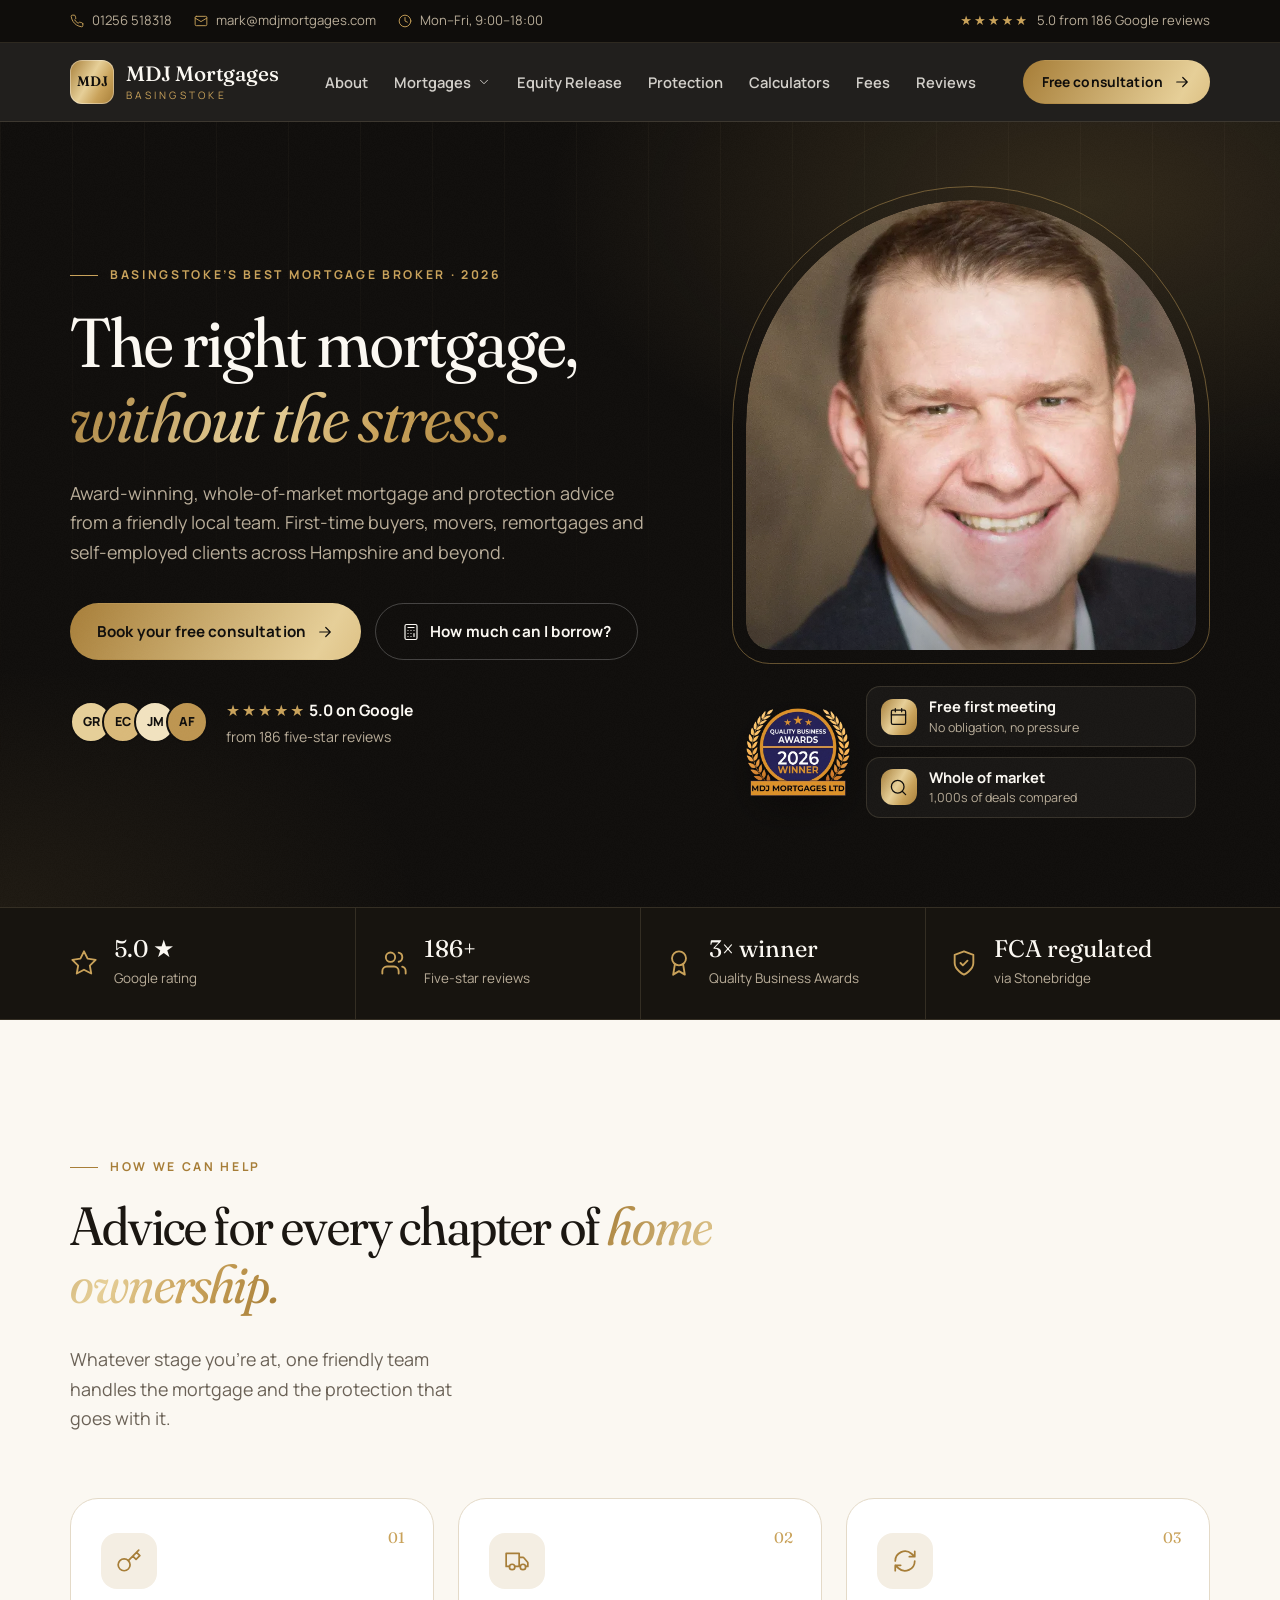
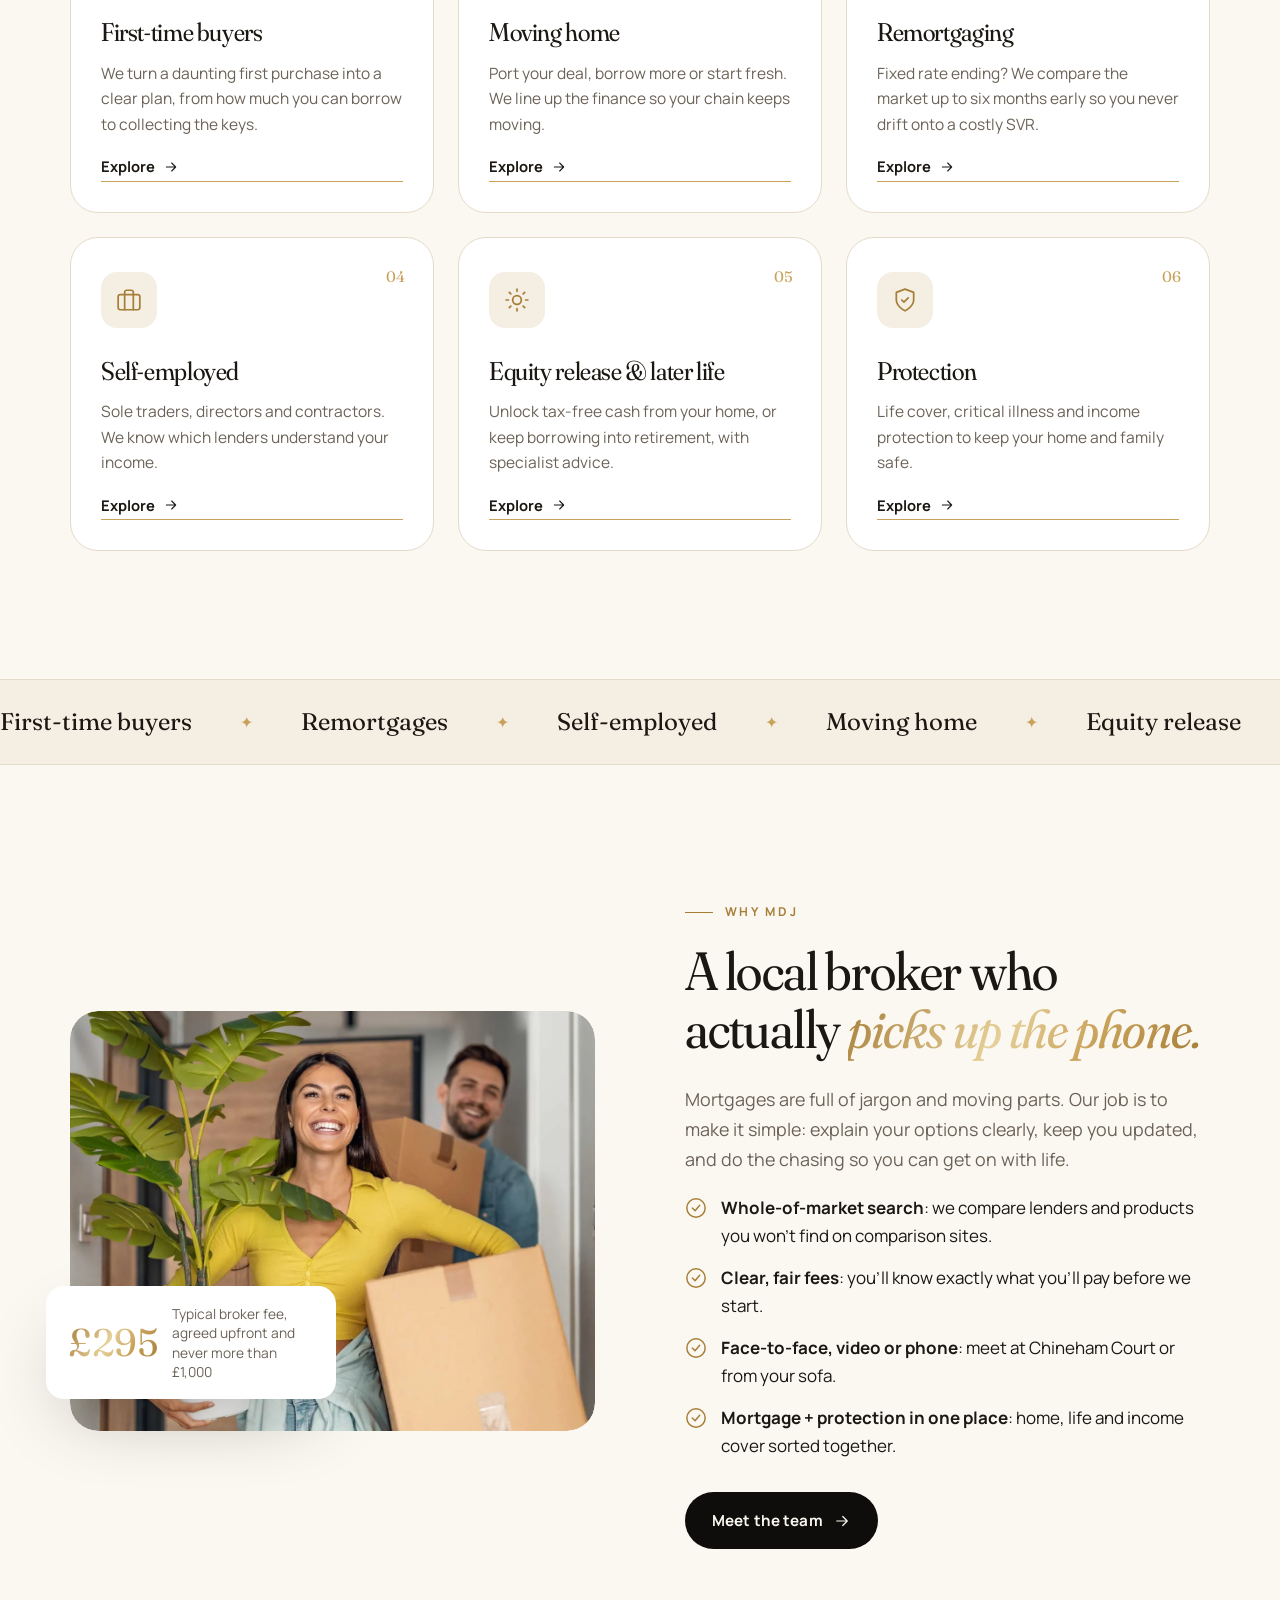
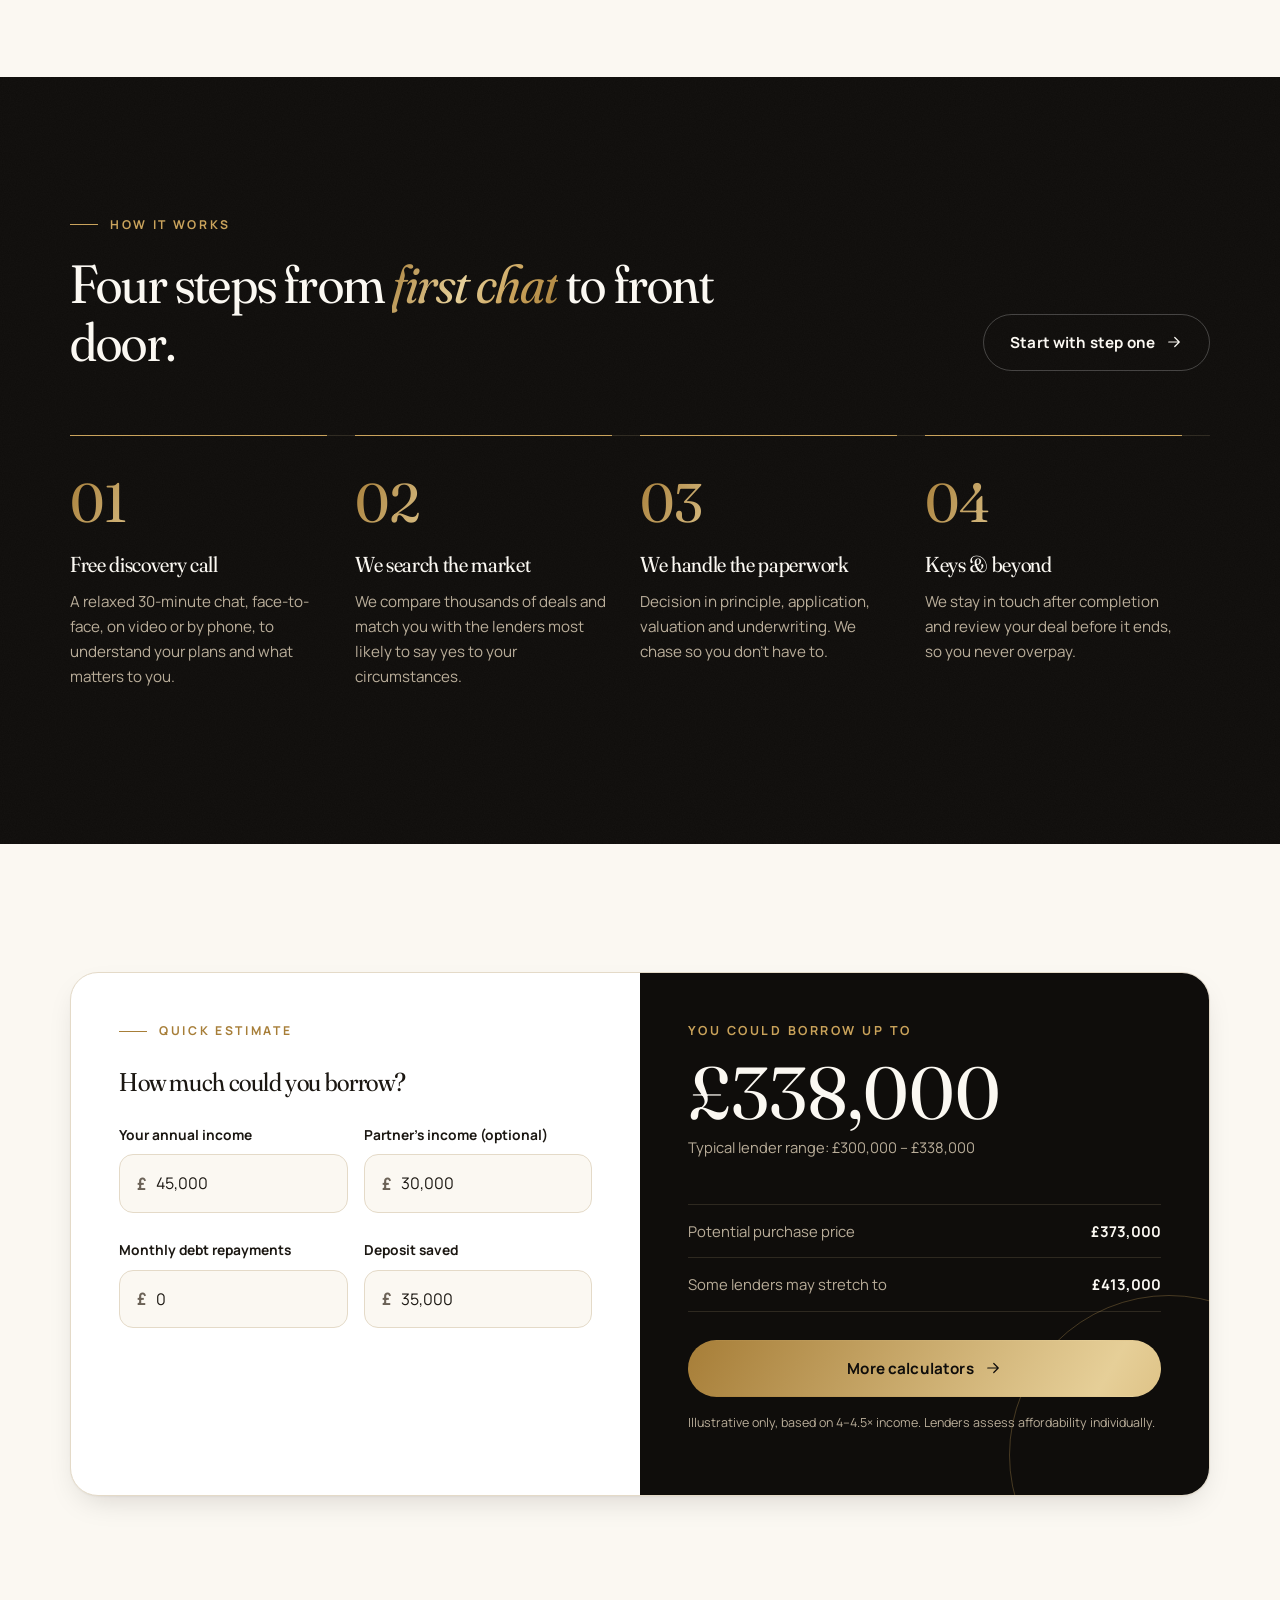
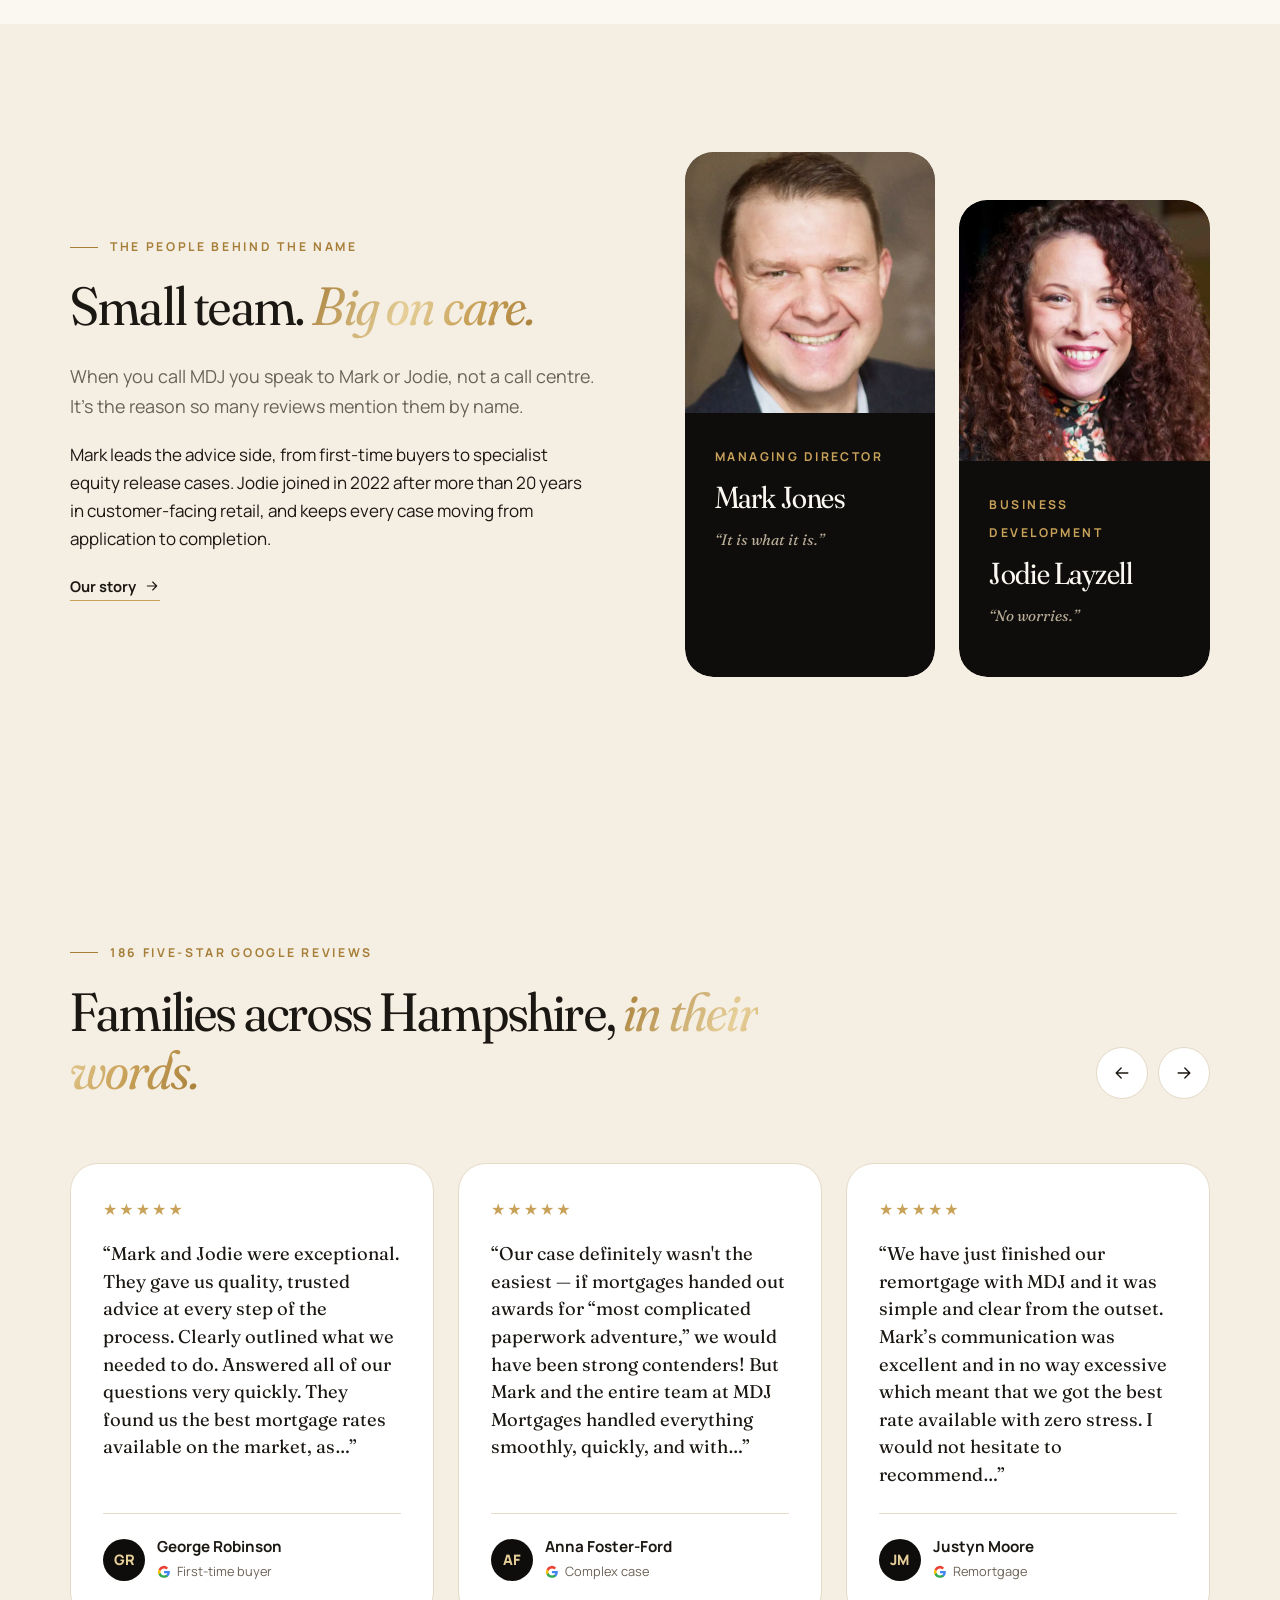
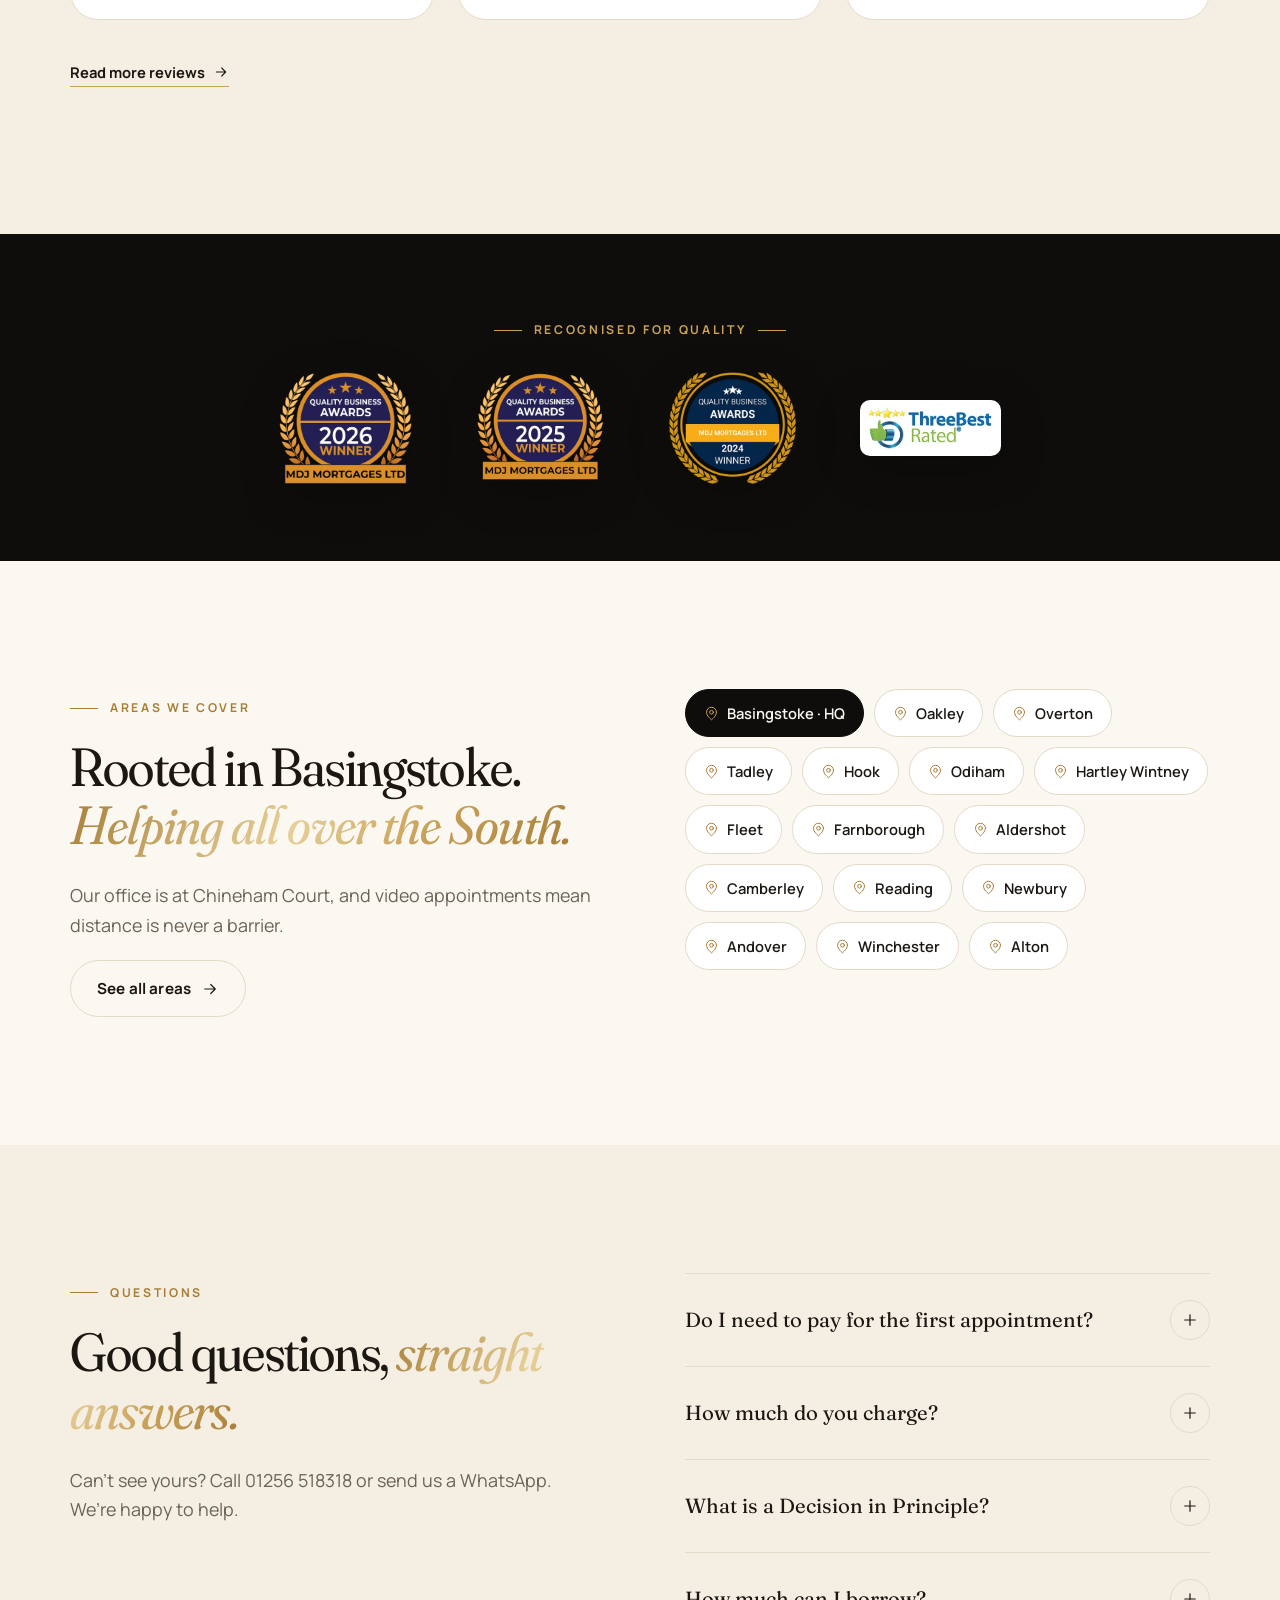
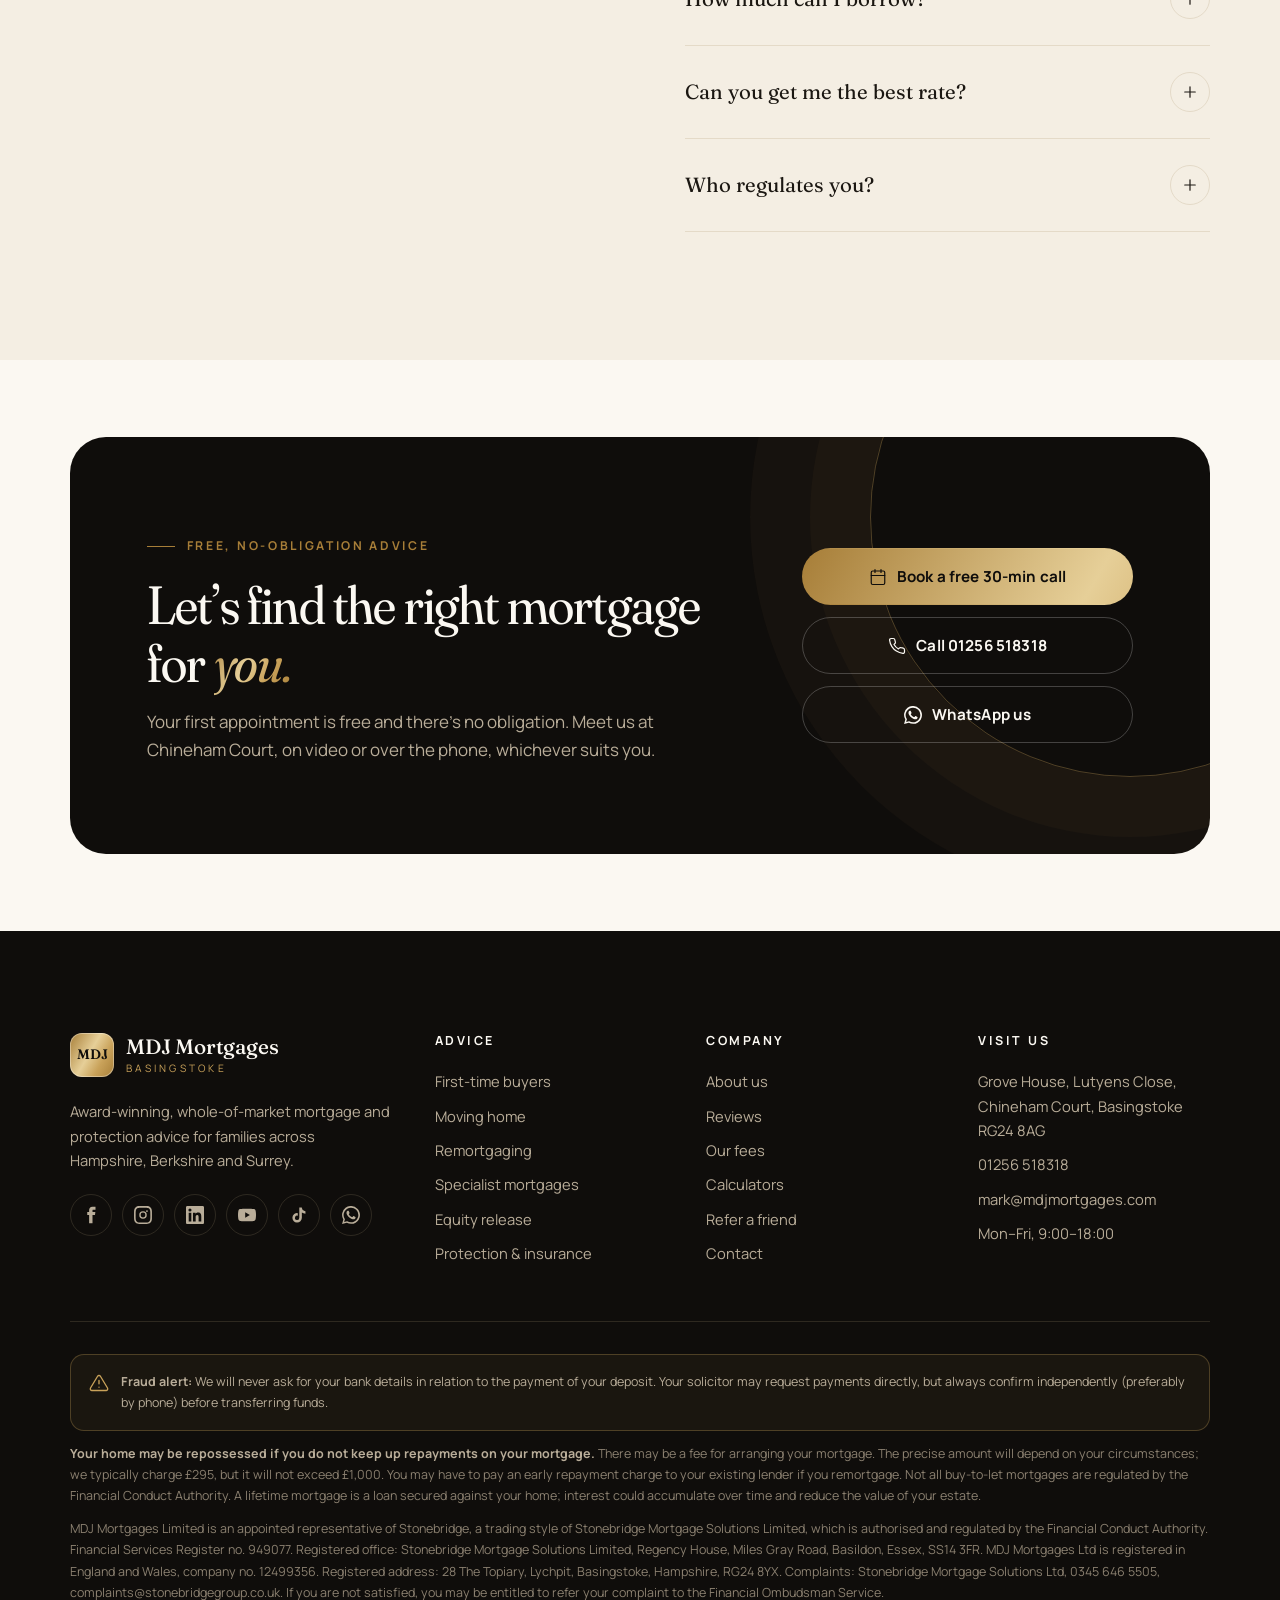
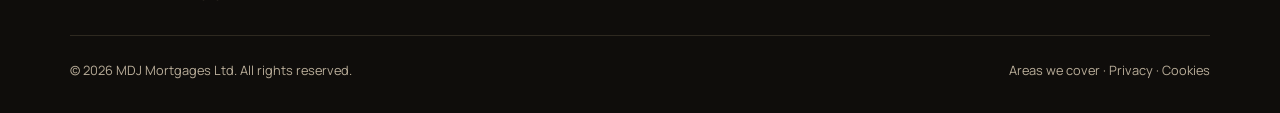
<file: index.html>
<!doctype html>
<html lang="en-GB">
<head>
<meta charset="utf-8">
<meta name="viewport" content="width=device-width, initial-scale=1">
<title>MDJ Mortgages | Award-Winning Mortgage Broker in Basingstoke</title>
<meta name="description" content="Award-winning, whole-of-market mortgage and protection advice in Basingstoke. 5.0 from 186 Google reviews. Free first consultation.">
<link rel="canonical" href="https://www.mdjmortgages.com/">
<meta property="og:title" content="MDJ Mortgages | Award-Winning Mortgage Broker in Basingstoke">
<meta property="og:description" content="Award-winning, whole-of-market mortgage and protection advice in Basingstoke. 5.0 from 186 Google reviews. Free first consultation.">
<meta property="og:type" content="website">
<meta property="og:image" content="assets/img/mark.webp">
<meta name="theme-color" content="#0f0d0b">
<link rel="icon" href="data:image/svg+xml,%3Csvg xmlns='http://www.w3.org/2000/svg' viewBox='0 0 64 64'%3E%3Crect width='64' height='64' rx='16' fill='%23c9a25a'/%3E%3Ctext x='32' y='41' font-family='Georgia' font-size='22' text-anchor='middle' fill='%230f0d0b'%3EMDJ%3C/text%3E%3C/svg%3E">
<link rel="preconnect" href="https://fonts.googleapis.com">
<link rel="preconnect" href="https://fonts.gstatic.com" crossorigin>
<link href="https://fonts.googleapis.com/css2?family=Fraunces:ital,opsz,wght,SOFT@0,9..144,300..600,0..100;1,9..144,300..600,0..100&family=Manrope:wght@400;500;600;700;800&display=swap" rel="stylesheet">
<link rel="stylesheet" href="assets/css/styles.css?v=31893bf4d6">
<script type="application/ld+json">{"@context":"https://schema.org","@type":"FinancialService","name":"MDJ Mortgages Ltd","telephone":"+44 1256 518318","email":"mark@mdjmortgages.com","url":"https://www.mdjmortgages.com","address":{"@type":"PostalAddress","streetAddress":"Grove House, Lutyens Close, Chineham Court","addressLocality":"Basingstoke","postalCode":"RG24 8AG","addressCountry":"GB"},"openingHours":"Mo-Fr 09:00-18:00","areaServed":["Basingstoke","Hampshire","Berkshire","Surrey"],"aggregateRating":{"@type":"AggregateRating","ratingValue":"5.0","reviewCount":"186"}}</script>
</head>
<body>
<a class="skip-link" href="#main">Skip to content</a>
<div class="topbar"><div class="container">
  <div class="topbar-left">
    <a class="topbar-item" href="tel:+441256518318"><svg viewBox="0 0 24 24" fill="none" stroke="currentColor" stroke-width="1.6" stroke-linecap="round" stroke-linejoin="round" aria-hidden="true"><path d="M22 16.9v3a2 2 0 0 1-2.2 2 19.8 19.8 0 0 1-8.6-3.1 19.5 19.5 0 0 1-6-6A19.8 19.8 0 0 1 2.1 4.2 2 2 0 0 1 4.1 2h3a2 2 0 0 1 2 1.7c.1 1 .4 1.9.7 2.8a2 2 0 0 1-.5 2.1L8 9.9a16 16 0 0 0 6 6l1.3-1.3a2 2 0 0 1 2.1-.4c.9.3 1.8.6 2.8.7a2 2 0 0 1 1.7 2z"/></svg> 01256 518318</a>
    <a class="topbar-item hide-sm" href="mailto:mark@mdjmortgages.com"><svg viewBox="0 0 24 24" fill="none" stroke="currentColor" stroke-width="1.6" stroke-linecap="round" stroke-linejoin="round" aria-hidden="true"><rect x="2" y="4" width="20" height="16" rx="2"/><path d="m22 7-10 6L2 7"/></svg> mark@mdjmortgages.com</a>
    <span class="topbar-item hide-sm"><svg viewBox="0 0 24 24" fill="none" stroke="currentColor" stroke-width="1.6" stroke-linecap="round" stroke-linejoin="round" aria-hidden="true"><circle cx="12" cy="12" r="10"/><path d="M12 6v6l4 2"/></svg> Mon–Fri, 9:00–18:00</span>
  </div>
  <div class="topbar-right"><a class="topbar-item" href="reviews.html"><span class="stars" aria-label="5 out of 5 stars">★★★★★</span> 5.0 from 186 Google reviews</a></div>
</div></div>
<header class="header"><div class="container">
  <a class="logo" href="index.html" aria-label="MDJ Mortgages home"><span class="logo-mark">MDJ</span><span class="logo-text"><strong>MDJ Mortgages</strong><span>Basingstoke</span></span></a>
  <nav class="nav" aria-label="Main"><div class="nav-item"><a class="nav-link" href="about.html">About</a></div><div class="nav-item has-mega"><a class="nav-link" href="mortgages.html" aria-haspopup="true">Mortgages <svg viewBox="0 0 24 24" fill="none" stroke="currentColor" stroke-width="1.6" stroke-linecap="round" stroke-linejoin="round" aria-hidden="true"><path d="m6 9 6 6 6-6"/></svg></a>
<div class="mega"><div class="mega-links"><a class="mega-link" href="mortgages.html#first-time-buyers"><span class="mega-icon"><svg viewBox="0 0 24 24" fill="none" stroke="currentColor" stroke-width="1.6" stroke-linecap="round" stroke-linejoin="round" aria-hidden="true"><circle cx="7.5" cy="15.5" r="5.5"/><path d="m21 2-9.6 9.6M15.5 7.5l3 3L22 7l-3-3"/></svg></span><span class="mega-text"><strong>First-time buyers</strong><small>From deposit to keys</small></span></a><a class="mega-link" href="mortgages.html#moving-home"><span class="mega-icon"><svg viewBox="0 0 24 24" fill="none" stroke="currentColor" stroke-width="1.6" stroke-linecap="round" stroke-linejoin="round" aria-hidden="true"><path d="M10 17h4V5H2v12h3M20 17h2v-3.3a1 1 0 0 0-.2-.6L18.3 9a1 1 0 0 0-.8-.4H14"/><circle cx="7.5" cy="17.5" r="2.5"/><circle cx="17.5" cy="17.5" r="2.5"/></svg></span><span class="mega-text"><strong>Moving home</strong><small>Port, borrow more or start fresh</small></span></a><a class="mega-link" href="mortgages.html#remortgage"><span class="mega-icon"><svg viewBox="0 0 24 24" fill="none" stroke="currentColor" stroke-width="1.6" stroke-linecap="round" stroke-linejoin="round" aria-hidden="true"><path d="M3 12a9 9 0 0 1 15-6.7L21 8M21 3v5h-5M21 12a9 9 0 0 1-15 6.7L3 16M3 21v-5h5"/></svg></span><span class="mega-text"><strong>Remortgaging</strong><small>Never drift onto a costly SVR</small></span></a><a class="mega-link" href="specialist.html#self-employed"><span class="mega-icon"><svg viewBox="0 0 24 24" fill="none" stroke="currentColor" stroke-width="1.6" stroke-linecap="round" stroke-linejoin="round" aria-hidden="true"><rect x="2" y="7" width="20" height="14" rx="2"/><path d="M16 21V5a2 2 0 0 0-2-2h-4a2 2 0 0 0-2 2v16"/></svg></span><span class="mega-text"><strong>Self-employed</strong><small>Directors, contractors & more</small></span></a><a class="mega-link" href="specialist.html#later-life"><span class="mega-icon"><svg viewBox="0 0 24 24" fill="none" stroke="currentColor" stroke-width="1.6" stroke-linecap="round" stroke-linejoin="round" aria-hidden="true"><circle cx="12" cy="12" r="4"/><path d="M12 2v2M12 20v2M4.9 4.9l1.4 1.4M17.7 17.7l1.4 1.4M2 12h2M20 12h2M6.3 17.7l-1.4 1.4M19.1 4.9l-1.4 1.4"/></svg></span><span class="mega-text"><strong>Later life & retirement</strong><small>Borrowing into retirement</small></span></a><a class="mega-link" href="specialist.html"><span class="mega-icon"><svg viewBox="0 0 24 24" fill="none" stroke="currentColor" stroke-width="1.6" stroke-linecap="round" stroke-linejoin="round" aria-hidden="true"><path d="m12 2 10 5-10 5L2 7z"/><path d="m2 17 10 5 10-5M2 12l10 5 10-5"/></svg></span><span class="mega-text"><strong>All specialist lending</strong><small>Commercial, visas & more</small></span></a></div><div class="mega-feature"><div><span class="eyebrow">No obligation</span><h4>Not sure where to start?</h4><p>Book a 30-minute discovery call and we’ll map out your options, with no obligation.</p></div><a class="btn btn-gold btn-sm" href="https://calendly.com/mdjmortgages/free-30-minute-discovery-meeting-clone" target="_blank" rel="noopener">Book a call <svg viewBox="0 0 24 24" fill="none" stroke="currentColor" stroke-width="1.6" stroke-linecap="round" stroke-linejoin="round" aria-hidden="true"><path d="M5 12h14M13 6l6 6-6 6"/></svg></a></div></div></div><div class="nav-item"><a class="nav-link" href="equity-release.html">Equity Release</a></div><div class="nav-item"><a class="nav-link" href="protection.html">Protection</a></div><div class="nav-item"><a class="nav-link" href="calculators.html">Calculators</a></div><div class="nav-item"><a class="nav-link" href="fees.html">Fees</a></div><div class="nav-item"><a class="nav-link" href="reviews.html">Reviews</a></div></nav>
  <div class="header-cta">
    <a class="header-phone" href="tel:+441256518318"><svg viewBox="0 0 24 24" fill="none" stroke="currentColor" stroke-width="1.6" stroke-linecap="round" stroke-linejoin="round" aria-hidden="true"><path d="M22 16.9v3a2 2 0 0 1-2.2 2 19.8 19.8 0 0 1-8.6-3.1 19.5 19.5 0 0 1-6-6A19.8 19.8 0 0 1 2.1 4.2 2 2 0 0 1 4.1 2h3a2 2 0 0 1 2 1.7c.1 1 .4 1.9.7 2.8a2 2 0 0 1-.5 2.1L8 9.9a16 16 0 0 0 6 6l1.3-1.3a2 2 0 0 1 2.1-.4c.9.3 1.8.6 2.8.7a2 2 0 0 1 1.7 2z"/></svg> 01256 518318</a>
    <a class="btn btn-gold btn-sm" href="contact.html">Free consultation <svg viewBox="0 0 24 24" fill="none" stroke="currentColor" stroke-width="1.6" stroke-linecap="round" stroke-linejoin="round" aria-hidden="true"><path d="M5 12h14M13 6l6 6-6 6"/></svg></a>
    <button class="burger" aria-label="Open menu" aria-controls="drawer"><svg viewBox="0 0 24 24" fill="none" stroke="currentColor" stroke-width="1.6" stroke-linecap="round" stroke-linejoin="round" aria-hidden="true"><path d="M4 7h16M4 12h16M4 17h10"/></svg></button>
  </div>
</div></header>
<div class="drawer" id="drawer" aria-label="Menu">
  <div class="drawer-backdrop"></div>
  <div class="drawer-panel" role="dialog" aria-modal="true" aria-label="Site menu">
    <div class="drawer-head"><a class="logo" href="index.html"><span class="logo-mark">MDJ</span><span class="logo-text"><strong>MDJ Mortgages</strong><span>Basingstoke</span></span></a><button class="burger drawer-close" style="display:grid" aria-label="Close menu"><svg viewBox="0 0 24 24" fill="none" stroke="currentColor" stroke-width="1.6" stroke-linecap="round" stroke-linejoin="round" aria-hidden="true"><path d="M18 6 6 18M6 6l12 12"/></svg></button></div>
    <nav class="drawer-nav"><a href="index.html">Home <svg viewBox="0 0 24 24" fill="none" stroke="currentColor" stroke-width="1.6" stroke-linecap="round" stroke-linejoin="round" aria-hidden="true"><path d="M5 12h14M13 6l6 6-6 6"/></svg></a><a href="about.html">About <svg viewBox="0 0 24 24" fill="none" stroke="currentColor" stroke-width="1.6" stroke-linecap="round" stroke-linejoin="round" aria-hidden="true"><path d="M5 12h14M13 6l6 6-6 6"/></svg></a><a href="mortgages.html">Mortgages <svg viewBox="0 0 24 24" fill="none" stroke="currentColor" stroke-width="1.6" stroke-linecap="round" stroke-linejoin="round" aria-hidden="true"><path d="M5 12h14M13 6l6 6-6 6"/></svg></a><a class="sub" href="mortgages.html#first-time-buyers">First-time buyers</a><a class="sub" href="mortgages.html#moving-home">Moving home</a><a class="sub" href="mortgages.html#remortgage">Remortgaging</a><a class="sub" href="specialist.html#self-employed">Self-employed</a><a class="sub" href="specialist.html#later-life">Later life & retirement</a><a class="sub" href="specialist.html">All specialist lending</a><a href="equity-release.html">Equity Release <svg viewBox="0 0 24 24" fill="none" stroke="currentColor" stroke-width="1.6" stroke-linecap="round" stroke-linejoin="round" aria-hidden="true"><path d="M5 12h14M13 6l6 6-6 6"/></svg></a><a href="protection.html">Protection <svg viewBox="0 0 24 24" fill="none" stroke="currentColor" stroke-width="1.6" stroke-linecap="round" stroke-linejoin="round" aria-hidden="true"><path d="M5 12h14M13 6l6 6-6 6"/></svg></a><a href="calculators.html">Calculators <svg viewBox="0 0 24 24" fill="none" stroke="currentColor" stroke-width="1.6" stroke-linecap="round" stroke-linejoin="round" aria-hidden="true"><path d="M5 12h14M13 6l6 6-6 6"/></svg></a><a href="fees.html">Fees <svg viewBox="0 0 24 24" fill="none" stroke="currentColor" stroke-width="1.6" stroke-linecap="round" stroke-linejoin="round" aria-hidden="true"><path d="M5 12h14M13 6l6 6-6 6"/></svg></a><a href="reviews.html">Reviews <svg viewBox="0 0 24 24" fill="none" stroke="currentColor" stroke-width="1.6" stroke-linecap="round" stroke-linejoin="round" aria-hidden="true"><path d="M5 12h14M13 6l6 6-6 6"/></svg></a><a href="areas.html">Areas we cover <svg viewBox="0 0 24 24" fill="none" stroke="currentColor" stroke-width="1.6" stroke-linecap="round" stroke-linejoin="round" aria-hidden="true"><path d="M5 12h14M13 6l6 6-6 6"/></svg></a><a href="contact.html">Contact <svg viewBox="0 0 24 24" fill="none" stroke="currentColor" stroke-width="1.6" stroke-linecap="round" stroke-linejoin="round" aria-hidden="true"><path d="M5 12h14M13 6l6 6-6 6"/></svg></a></nav>
    <div class="drawer-foot">
      <a class="btn btn-gold btn-block" href="https://calendly.com/mdjmortgages/free-30-minute-discovery-meeting-clone" target="_blank" rel="noopener">Book a free call <svg viewBox="0 0 24 24" fill="none" stroke="currentColor" stroke-width="1.6" stroke-linecap="round" stroke-linejoin="round" aria-hidden="true"><path d="M5 12h14M13 6l6 6-6 6"/></svg></a>
      <a class="btn btn-ghost btn-block" style="color:var(--paper);border-color:rgba(255,255,255,.2)" href="tel:+441256518318"><svg viewBox="0 0 24 24" fill="none" stroke="currentColor" stroke-width="1.6" stroke-linecap="round" stroke-linejoin="round" aria-hidden="true"><path d="M22 16.9v3a2 2 0 0 1-2.2 2 19.8 19.8 0 0 1-8.6-3.1 19.5 19.5 0 0 1-6-6A19.8 19.8 0 0 1 2.1 4.2 2 2 0 0 1 4.1 2h3a2 2 0 0 1 2 1.7c.1 1 .4 1.9.7 2.8a2 2 0 0 1-.5 2.1L8 9.9a16 16 0 0 0 6 6l1.3-1.3a2 2 0 0 1 2.1-.4c.9.3 1.8.6 2.8.7a2 2 0 0 1 1.7 2z"/></svg> 01256 518318</a>
    </div>
  </div>
</div>
<main id="main">

<section class="hero dark grain">
  <div class="hero-lines"></div>
  <div class="container">
    <div>
      <span class="eyebrow">Basingstoke’s best mortgage broker · 2026</span>
      <h1 class="reveal">The right mortgage, <em class="gold">without the stress.</em></h1>
      <p class="lead reveal reveal-d1">Award-winning, whole-of-market mortgage and protection advice from a friendly local team. First-time buyers, movers, remortgages and self-employed clients across Hampshire and beyond.</p>
      <div class="hero-actions reveal reveal-d2">
        <a class="btn btn-gold" href="https://calendly.com/mdjmortgages/free-30-minute-discovery-meeting-clone" target="_blank" rel="noopener">Book your free consultation <svg viewBox="0 0 24 24" fill="none" stroke="currentColor" stroke-width="1.6" stroke-linecap="round" stroke-linejoin="round" aria-hidden="true"><path d="M5 12h14M13 6l6 6-6 6"/></svg></a>
        <a class="btn btn-ghost" href="calculators.html"><svg viewBox="0 0 24 24" fill="none" stroke="currentColor" stroke-width="1.6" stroke-linecap="round" stroke-linejoin="round" aria-hidden="true"><rect x="4" y="2" width="16" height="20" rx="2"/><path d="M8 6h8M16 14v4M8 10h.01M12 10h.01M16 10h.01M8 14h.01M12 14h.01M8 18h.01M12 18h.01"/></svg> How much can I borrow?</a>
      </div>
      <div class="hero-proof reveal reveal-d3">
        <div class="avatars" aria-hidden="true"><span>GR</span><span>EC</span><span>JM</span><span>AF</span></div>
        <div><strong><span class="stars" aria-label="5 out of 5 stars">★★★★★</span> 5.0 on Google</strong><small>from 186 five-star reviews</small></div>
      </div>
    </div>
    <div class="hero-visual reveal reveal-d2">
      <div class="hero-photo">
        <div class="hero-ring"></div>
        <div class="hero-frame"><img src="assets/img/mark.webp" alt="Mark Jones, Managing Director of MDJ Mortgages" width="900" height="720" fetchpriority="high"></div>
      </div>
      <div class="hero-badges">
        <img class="hero-award" src="assets/img/award-2026.webp" alt="Quality Business Awards 2026 winner badge" width="96" height="81">
        <div class="float-card"><span class="fc-icon"><svg viewBox="0 0 24 24" fill="none" stroke="currentColor" stroke-width="1.6" stroke-linecap="round" stroke-linejoin="round" aria-hidden="true"><rect x="3" y="4" width="18" height="18" rx="2"/><path d="M16 2v4M8 2v4M3 10h18"/></svg></span><div><strong>Free first meeting</strong><small>No obligation, no pressure</small></div></div>
        <div class="float-card"><span class="fc-icon"><svg viewBox="0 0 24 24" fill="none" stroke="currentColor" stroke-width="1.6" stroke-linecap="round" stroke-linejoin="round" aria-hidden="true"><circle cx="11" cy="11" r="8"/><path d="m21 21-4.3-4.3"/></svg></span><div><strong>Whole of market</strong><small>1,000s of deals compared</small></div></div>
      </div>
    </div>
  </div>
</section>

<section class="trust"><div class="container">
  <div class="trust-item"><svg viewBox="0 0 24 24" fill="none" stroke="currentColor" stroke-width="1.6" stroke-linecap="round" stroke-linejoin="round" aria-hidden="true"><path d="m12 2 3.1 6.3 6.9 1-5 4.9 1.2 6.8L12 17.8 5.8 21l1.2-6.8-5-4.9 6.9-1z"/></svg><div><strong><span data-count="5.0">5.0</span> ★</strong><span>Google rating</span></div></div>
  <div class="trust-item"><svg viewBox="0 0 24 24" fill="none" stroke="currentColor" stroke-width="1.6" stroke-linecap="round" stroke-linejoin="round" aria-hidden="true"><path d="M16 21v-2a4 4 0 0 0-4-4H6a4 4 0 0 0-4 4v2"/><circle cx="9" cy="7" r="4"/><path d="M22 21v-2a4 4 0 0 0-3-3.9M16 3.1a4 4 0 0 1 0 7.8"/></svg><div><strong><span data-count="186">186</span>+</strong><span>Five-star reviews</span></div></div>
  <div class="trust-item"><svg viewBox="0 0 24 24" fill="none" stroke="currentColor" stroke-width="1.6" stroke-linecap="round" stroke-linejoin="round" aria-hidden="true"><circle cx="12" cy="8" r="6"/><path d="M15.5 13 17 22l-5-3-5 3 1.5-9"/></svg><div><strong>3× winner</strong><span>Quality Business Awards</span></div></div>
  <div class="trust-item"><svg viewBox="0 0 24 24" fill="none" stroke="currentColor" stroke-width="1.6" stroke-linecap="round" stroke-linejoin="round" aria-hidden="true"><path d="M12 22s8-4 8-10V5l-8-3-8 3v7c0 6 8 10 8 10z"/><path d="m9 12 2 2 4-4"/></svg><div><strong>FCA regulated</strong><span>via Stonebridge</span></div></div>
</div></section>

<section class="section"><div class="container">
  <div class="section-head">
    <div><span class="eyebrow">How we can help</span><h2 class="reveal">Advice for every chapter of <em class="gold">home ownership.</em></h2></div>
    <p class="lead" style="max-width:420px;margin:0">Whatever stage you’re at, one friendly team handles the mortgage and the protection that goes with it.</p>
  </div>
  <div class="grid grid-3"><a class="service-card reveal reveal-d1" href="mortgages.html#first-time-buyers"><span class="card-num">01</span><div class="card-icon"><svg viewBox="0 0 24 24" fill="none" stroke="currentColor" stroke-width="1.6" stroke-linecap="round" stroke-linejoin="round" aria-hidden="true"><circle cx="7.5" cy="15.5" r="5.5"/><path d="m21 2-9.6 9.6M15.5 7.5l3 3L22 7l-3-3"/></svg></div><h3>First-time buyers</h3><p>We turn a daunting first purchase into a clear plan, from how much you can borrow to collecting the keys.</p><span class="link-arrow">Explore <svg viewBox="0 0 24 24" fill="none" stroke="currentColor" stroke-width="1.6" stroke-linecap="round" stroke-linejoin="round" aria-hidden="true"><path d="M5 12h14M13 6l6 6-6 6"/></svg></span></a><a class="service-card reveal reveal-d2" href="mortgages.html#moving-home"><span class="card-num">02</span><div class="card-icon"><svg viewBox="0 0 24 24" fill="none" stroke="currentColor" stroke-width="1.6" stroke-linecap="round" stroke-linejoin="round" aria-hidden="true"><path d="M10 17h4V5H2v12h3M20 17h2v-3.3a1 1 0 0 0-.2-.6L18.3 9a1 1 0 0 0-.8-.4H14"/><circle cx="7.5" cy="17.5" r="2.5"/><circle cx="17.5" cy="17.5" r="2.5"/></svg></div><h3>Moving home</h3><p>Port your deal, borrow more or start fresh. We line up the finance so your chain keeps moving.</p><span class="link-arrow">Explore <svg viewBox="0 0 24 24" fill="none" stroke="currentColor" stroke-width="1.6" stroke-linecap="round" stroke-linejoin="round" aria-hidden="true"><path d="M5 12h14M13 6l6 6-6 6"/></svg></span></a><a class="service-card reveal reveal-d3" href="mortgages.html#remortgage"><span class="card-num">03</span><div class="card-icon"><svg viewBox="0 0 24 24" fill="none" stroke="currentColor" stroke-width="1.6" stroke-linecap="round" stroke-linejoin="round" aria-hidden="true"><path d="M3 12a9 9 0 0 1 15-6.7L21 8M21 3v5h-5M21 12a9 9 0 0 1-15 6.7L3 16M3 21v-5h5"/></svg></div><h3>Remortgaging</h3><p>Fixed rate ending? We compare the market up to six months early so you never drift onto a costly SVR.</p><span class="link-arrow">Explore <svg viewBox="0 0 24 24" fill="none" stroke="currentColor" stroke-width="1.6" stroke-linecap="round" stroke-linejoin="round" aria-hidden="true"><path d="M5 12h14M13 6l6 6-6 6"/></svg></span></a><a class="service-card reveal reveal-d1" href="specialist.html#self-employed"><span class="card-num">04</span><div class="card-icon"><svg viewBox="0 0 24 24" fill="none" stroke="currentColor" stroke-width="1.6" stroke-linecap="round" stroke-linejoin="round" aria-hidden="true"><rect x="2" y="7" width="20" height="14" rx="2"/><path d="M16 21V5a2 2 0 0 0-2-2h-4a2 2 0 0 0-2 2v16"/></svg></div><h3>Self-employed</h3><p>Sole traders, directors and contractors. We know which lenders understand your income.</p><span class="link-arrow">Explore <svg viewBox="0 0 24 24" fill="none" stroke="currentColor" stroke-width="1.6" stroke-linecap="round" stroke-linejoin="round" aria-hidden="true"><path d="M5 12h14M13 6l6 6-6 6"/></svg></span></a><a class="service-card reveal reveal-d2" href="equity-release.html"><span class="card-num">05</span><div class="card-icon"><svg viewBox="0 0 24 24" fill="none" stroke="currentColor" stroke-width="1.6" stroke-linecap="round" stroke-linejoin="round" aria-hidden="true"><circle cx="12" cy="12" r="4"/><path d="M12 2v2M12 20v2M4.9 4.9l1.4 1.4M17.7 17.7l1.4 1.4M2 12h2M20 12h2M6.3 17.7l-1.4 1.4M19.1 4.9l-1.4 1.4"/></svg></div><h3>Equity release & later life</h3><p>Unlock tax-free cash from your home, or keep borrowing into retirement, with specialist advice.</p><span class="link-arrow">Explore <svg viewBox="0 0 24 24" fill="none" stroke="currentColor" stroke-width="1.6" stroke-linecap="round" stroke-linejoin="round" aria-hidden="true"><path d="M5 12h14M13 6l6 6-6 6"/></svg></span></a><a class="service-card reveal reveal-d3" href="protection.html"><span class="card-num">06</span><div class="card-icon"><svg viewBox="0 0 24 24" fill="none" stroke="currentColor" stroke-width="1.6" stroke-linecap="round" stroke-linejoin="round" aria-hidden="true"><path d="M12 22s8-4 8-10V5l-8-3-8 3v7c0 6 8 10 8 10z"/><path d="m9 12 2 2 4-4"/></svg></div><h3>Protection</h3><p>Life cover, critical illness and income protection to keep your home and family safe.</p><span class="link-arrow">Explore <svg viewBox="0 0 24 24" fill="none" stroke="currentColor" stroke-width="1.6" stroke-linecap="round" stroke-linejoin="round" aria-hidden="true"><path d="M5 12h14M13 6l6 6-6 6"/></svg></span></a></div>
</div></section>

<div class="marquee" aria-hidden="true"><div class="marquee-track"><span class="marquee-item">First-time buyers</span><span class="marquee-item">Remortgages</span><span class="marquee-item">Self-employed</span><span class="marquee-item">Moving home</span><span class="marquee-item">Equity release</span><span class="marquee-item">Life insurance</span><span class="marquee-item">Foreign nationals</span><span class="marquee-item">Retirement lending</span><span class="marquee-item">Shared ownership</span><span class="marquee-item">Commercial</span><span class="marquee-item">First-time buyers</span><span class="marquee-item">Remortgages</span><span class="marquee-item">Self-employed</span><span class="marquee-item">Moving home</span><span class="marquee-item">Equity release</span><span class="marquee-item">Life insurance</span><span class="marquee-item">Foreign nationals</span><span class="marquee-item">Retirement lending</span><span class="marquee-item">Shared ownership</span><span class="marquee-item">Commercial</span></div></div>

<section class="section"><div class="container split">
  <div class="media-wrap reveal">
    <div class="media"><img src="assets/img/moving-home.webp" alt="A happy couple carrying boxes into their new home" loading="lazy" width="1200" height="960"></div>
    <div class="media-tag"><span class="num">£295</span><span>Typical broker fee, agreed upfront and never more than £1,000</span></div>
  </div>
  <div class="reveal reveal-d1">
    <span class="eyebrow">Why MDJ</span>
    <h2>A local broker who actually <em class="gold">picks up the phone.</em></h2>
    <p class="lead">Mortgages are full of jargon and moving parts. Our job is to make it simple: explain your options clearly, keep you updated, and do the chasing so you can get on with life.</p>
    <ul class="checklist"><li><svg viewBox="0 0 24 24" fill="none" stroke="currentColor" stroke-width="1.6" stroke-linecap="round" stroke-linejoin="round" aria-hidden="true"><circle cx="12" cy="12" r="10"/><path d="m8 12 3 3 5-6"/></svg><span><strong>Whole-of-market search</strong>: we compare lenders and products you won’t find on comparison sites.</span></li><li><svg viewBox="0 0 24 24" fill="none" stroke="currentColor" stroke-width="1.6" stroke-linecap="round" stroke-linejoin="round" aria-hidden="true"><circle cx="12" cy="12" r="10"/><path d="m8 12 3 3 5-6"/></svg><span><strong>Clear, fair fees</strong>: you’ll know exactly what you’ll pay before we start.</span></li><li><svg viewBox="0 0 24 24" fill="none" stroke="currentColor" stroke-width="1.6" stroke-linecap="round" stroke-linejoin="round" aria-hidden="true"><circle cx="12" cy="12" r="10"/><path d="m8 12 3 3 5-6"/></svg><span><strong>Face-to-face, video or phone</strong>: meet at Chineham Court or from your sofa.</span></li><li><svg viewBox="0 0 24 24" fill="none" stroke="currentColor" stroke-width="1.6" stroke-linecap="round" stroke-linejoin="round" aria-hidden="true"><circle cx="12" cy="12" r="10"/><path d="m8 12 3 3 5-6"/></svg><span><strong>Mortgage + protection in one place</strong>: home, life and income cover sorted together.</span></li></ul>
    <a class="btn" href="about.html">Meet the team <svg viewBox="0 0 24 24" fill="none" stroke="currentColor" stroke-width="1.6" stroke-linecap="round" stroke-linejoin="round" aria-hidden="true"><path d="M5 12h14M13 6l6 6-6 6"/></svg></a>
  </div>
</div></section>

<section class="section dark grain"><div class="container">
  <div class="section-head"><div><span class="eyebrow">How it works</span><h2 class="reveal">Four steps from <em class="gold">first chat</em> to front door.</h2></div>
  <a class="btn btn-ghost" href="https://calendly.com/mdjmortgages/free-30-minute-discovery-meeting-clone" target="_blank" rel="noopener">Start with step one <svg viewBox="0 0 24 24" fill="none" stroke="currentColor" stroke-width="1.6" stroke-linecap="round" stroke-linejoin="round" aria-hidden="true"><path d="M5 12h14M13 6l6 6-6 6"/></svg></a></div>
  <div class="process"><div class="step"><div class="step-num">01</div><h3>Free discovery call</h3><p>A relaxed 30-minute chat, face-to-face, on video or by phone, to understand your plans and what matters to you.</p></div><div class="step"><div class="step-num">02</div><h3>We search the market</h3><p>We compare thousands of deals and match you with the lenders most likely to say yes to your circumstances.</p></div><div class="step"><div class="step-num">03</div><h3>We handle the paperwork</h3><p>Decision in principle, application, valuation and underwriting. We chase so you don’t have to.</p></div><div class="step"><div class="step-num">04</div><h3>Keys & beyond</h3><p>We stay in touch after completion and review your deal before it ends, so you never overpay.</p></div></div>
</div></section>

<section class="section"><div class="container">
  <div class="calc" style="grid-template-columns:1fr 1fr">
    <form class="calc-form" id="afford-form" onsubmit="return false">
      <span class="eyebrow" style="margin:0">Quick estimate</span>
      <h3>How much could you borrow?</h3>
      <div class="field-row">
        <div class="field"><label for="h-inc1">Your annual income</label><div class="input-prefix"><span>£</span><input class="input" id="h-inc1" name="income1" inputmode="numeric" value="45,000"></div></div>
        <div class="field"><label for="h-inc2">Partner’s income (optional)</label><div class="input-prefix"><span>£</span><input class="input" id="h-inc2" name="income2" inputmode="numeric" value="30,000"></div></div>
      </div>
      <div class="field-row">
        <div class="field"><label for="h-com">Monthly debt repayments</label><div class="input-prefix"><span>£</span><input class="input" id="h-com" name="commitments" inputmode="numeric" value="0"></div></div>
        <div class="field"><label for="h-dep">Deposit saved</label><div class="input-prefix"><span>£</span><input class="input" id="h-dep" name="deposit" inputmode="numeric" value="35,000"></div></div>
      </div>
    </form>
    <div class="calc-result">
      <span class="result-label">You could borrow up to</span>
      <div class="result-big" id="afford-high">£0</div>
      <p class="result-sub">Typical lender range: <span id="afford-range">—</span></p>
      <div class="result-rows">
        <div><span>Potential purchase price</span><strong id="afford-price">£0</strong></div>
        <div><span>Some lenders may stretch to</span><strong id="afford-stretch">£0</strong></div>
      </div>
      <a class="btn btn-gold" href="calculators.html">More calculators <svg viewBox="0 0 24 24" fill="none" stroke="currentColor" stroke-width="1.6" stroke-linecap="round" stroke-linejoin="round" aria-hidden="true"><path d="M5 12h14M13 6l6 6-6 6"/></svg></a>
      <p class="disclaimer">Illustrative only, based on 4–4.5× income. Lenders assess affordability individually.</p>
    </div>
  </div>
</div></section>

<section class="section ivory"><div class="container split reverse">
  <div class="reveal">
    <div class="grid grid-2">
      <div class="team-card"><div class="photo"><img src="assets/img/mark.webp" alt="Mark Jones" loading="lazy" width="900" height="720"></div><div class="team-body"><span class="role">Managing Director</span><h3>Mark Jones</h3><p class="team-quote">“It is what it is.”</p></div></div>
      <div class="team-card" style="margin-top:48px"><div class="photo"><img src="assets/img/jodie.webp" alt="Jodie Layzell" loading="lazy" width="900" height="720"></div><div class="team-body"><span class="role">Business Development</span><h3>Jodie Layzell</h3><p class="team-quote">“No worries.”</p></div></div>
    </div>
  </div>
  <div class="reveal reveal-d1">
    <span class="eyebrow">The people behind the name</span>
    <h2>Small team. <em class="gold">Big on care.</em></h2>
    <p class="lead">When you call MDJ you speak to Mark or Jodie, not a call centre. It’s the reason so many reviews mention them by name.</p>
    <p>Mark leads the advice side, from first-time buyers to specialist equity release cases. Jodie joined in 2022 after more than 20 years in customer-facing retail, and keeps every case moving from application to completion.</p>
    <a class="link-arrow" href="about.html">Our story <svg viewBox="0 0 24 24" fill="none" stroke="currentColor" stroke-width="1.6" stroke-linecap="round" stroke-linejoin="round" aria-hidden="true"><path d="M5 12h14M13 6l6 6-6 6"/></svg></a>
  </div>
</div></section>

<section class="section ivory"><div class="container">
  <div class="section-head">
    <div><span class="eyebrow">186 five-star Google reviews</span><h2 class="reveal">Families across Hampshire, <em class='gold'>in their words.</em></h2></div>
    <div class="slider-nav"><button class="slider-btn" data-dir="-1" aria-label="Previous reviews"><svg viewBox="0 0 24 24" fill="none" stroke="currentColor" stroke-width="1.6" stroke-linecap="round" stroke-linejoin="round" aria-hidden="true"><path d="M19 12H5M11 6l-6 6 6 6"/></svg></button><button class="slider-btn" data-dir="1" aria-label="Next reviews"><svg viewBox="0 0 24 24" fill="none" stroke="currentColor" stroke-width="1.6" stroke-linecap="round" stroke-linejoin="round" aria-hidden="true"><path d="M5 12h14M13 6l6 6-6 6"/></svg></button></div>
  </div>
  <div class="review-slider reveal"><div class="review-track"><article class="review"><div class="stars" aria-label="5 stars">★★★★★</div><blockquote>“Mark and Jodie were exceptional. They gave us quality, trusted advice at every step of the process. Clearly outlined what we needed to do. Answered all of our questions very quickly. They found us the best mortgage rates available on the market, as…”</blockquote>
<div class="review-author"><span class="initial">GR</span><div><strong>George Robinson</strong><span><svg viewBox="0 0 24 24" fill="none" stroke="currentColor" stroke-width="1.6" stroke-linecap="round" stroke-linejoin="round" aria-hidden="true"><path d="M21.8 10.2H12v3.9h5.6a4.8 4.8 0 0 1-2.1 3.1v2.6h3.4c2-1.8 3.1-4.5 3.1-7.7 0-.7 0-1.3-.2-1.9Z" fill="#4285F4" stroke="none"/><path d="M12 22c2.8 0 5.2-.9 6.9-2.5l-3.4-2.6c-.9.6-2.1 1-3.5 1-2.7 0-5-1.8-5.8-4.3H2.7v2.7A10 10 0 0 0 12 22Z" fill="#34A853" stroke="none"/><path d="M6.2 13.6a6 6 0 0 1 0-3.8V7.1H2.7a10 10 0 0 0 0 9.2z" fill="#FBBC05" stroke="none"/><path d="M12 5.9c1.5 0 2.9.5 4 1.6l3-3A10 10 0 0 0 2.7 7.1l3.5 2.7C7 7.7 9.3 5.9 12 5.9Z" fill="#EA4335" stroke="none"/></svg> First-time buyer</span></div></div></article><article class="review"><div class="stars" aria-label="5 stars">★★★★★</div><blockquote>“Our case definitely wasn't the easiest — if mortgages handed out awards for “most complicated paperwork adventure,” we would have been strong contenders! But Mark and the entire team at MDJ Mortgages handled everything smoothly, quickly, and with…”</blockquote>
<div class="review-author"><span class="initial">AF</span><div><strong>Anna Foster-Ford</strong><span><svg viewBox="0 0 24 24" fill="none" stroke="currentColor" stroke-width="1.6" stroke-linecap="round" stroke-linejoin="round" aria-hidden="true"><path d="M21.8 10.2H12v3.9h5.6a4.8 4.8 0 0 1-2.1 3.1v2.6h3.4c2-1.8 3.1-4.5 3.1-7.7 0-.7 0-1.3-.2-1.9Z" fill="#4285F4" stroke="none"/><path d="M12 22c2.8 0 5.2-.9 6.9-2.5l-3.4-2.6c-.9.6-2.1 1-3.5 1-2.7 0-5-1.8-5.8-4.3H2.7v2.7A10 10 0 0 0 12 22Z" fill="#34A853" stroke="none"/><path d="M6.2 13.6a6 6 0 0 1 0-3.8V7.1H2.7a10 10 0 0 0 0 9.2z" fill="#FBBC05" stroke="none"/><path d="M12 5.9c1.5 0 2.9.5 4 1.6l3-3A10 10 0 0 0 2.7 7.1l3.5 2.7C7 7.7 9.3 5.9 12 5.9Z" fill="#EA4335" stroke="none"/></svg> Complex case</span></div></div></article><article class="review"><div class="stars" aria-label="5 stars">★★★★★</div><blockquote>“We have just finished our remortgage with MDJ and it was simple and clear from the outset. Mark’s communication was excellent and in no way excessive which meant that we got the best rate available with zero stress. I would not hesitate to recommend…”</blockquote>
<div class="review-author"><span class="initial">JM</span><div><strong>Justyn Moore</strong><span><svg viewBox="0 0 24 24" fill="none" stroke="currentColor" stroke-width="1.6" stroke-linecap="round" stroke-linejoin="round" aria-hidden="true"><path d="M21.8 10.2H12v3.9h5.6a4.8 4.8 0 0 1-2.1 3.1v2.6h3.4c2-1.8 3.1-4.5 3.1-7.7 0-.7 0-1.3-.2-1.9Z" fill="#4285F4" stroke="none"/><path d="M12 22c2.8 0 5.2-.9 6.9-2.5l-3.4-2.6c-.9.6-2.1 1-3.5 1-2.7 0-5-1.8-5.8-4.3H2.7v2.7A10 10 0 0 0 12 22Z" fill="#34A853" stroke="none"/><path d="M6.2 13.6a6 6 0 0 1 0-3.8V7.1H2.7a10 10 0 0 0 0 9.2z" fill="#FBBC05" stroke="none"/><path d="M12 5.9c1.5 0 2.9.5 4 1.6l3-3A10 10 0 0 0 2.7 7.1l3.5 2.7C7 7.7 9.3 5.9 12 5.9Z" fill="#EA4335" stroke="none"/></svg> Remortgage</span></div></div></article><article class="review"><div class="stars" aria-label="5 stars">★★★★★</div><blockquote>“I’ve just completed on my first ever property which was definitely made possible thanks to the help of Mark and Jodie at MDJ Mortgages. I came to them looking for advice really early on when I was just thinking about maybe buying after being sick of…”</blockquote>
<div class="review-author"><span class="initial">EC</span><div><strong>Ellie Caldwell</strong><span><svg viewBox="0 0 24 24" fill="none" stroke="currentColor" stroke-width="1.6" stroke-linecap="round" stroke-linejoin="round" aria-hidden="true"><path d="M21.8 10.2H12v3.9h5.6a4.8 4.8 0 0 1-2.1 3.1v2.6h3.4c2-1.8 3.1-4.5 3.1-7.7 0-.7 0-1.3-.2-1.9Z" fill="#4285F4" stroke="none"/><path d="M12 22c2.8 0 5.2-.9 6.9-2.5l-3.4-2.6c-.9.6-2.1 1-3.5 1-2.7 0-5-1.8-5.8-4.3H2.7v2.7A10 10 0 0 0 12 22Z" fill="#34A853" stroke="none"/><path d="M6.2 13.6a6 6 0 0 1 0-3.8V7.1H2.7a10 10 0 0 0 0 9.2z" fill="#FBBC05" stroke="none"/><path d="M12 5.9c1.5 0 2.9.5 4 1.6l3-3A10 10 0 0 0 2.7 7.1l3.5 2.7C7 7.7 9.3 5.9 12 5.9Z" fill="#EA4335" stroke="none"/></svg> First-time solo buyer</span></div></div></article><article class="review"><div class="stars" aria-label="5 stars">★★★★★</div><blockquote>“Mark and Jodie from MDJ Mortgages have been incredible throughout. So professional, diligent and knowledgeable. Our case had a few delays through no fault of MDJ Mortgages but they remained supportive and informative throughout, working incredibly…”</blockquote>
<div class="review-author"><span class="initial">AS</span><div><strong>Alisha Shepherd</strong><span><svg viewBox="0 0 24 24" fill="none" stroke="currentColor" stroke-width="1.6" stroke-linecap="round" stroke-linejoin="round" aria-hidden="true"><path d="M21.8 10.2H12v3.9h5.6a4.8 4.8 0 0 1-2.1 3.1v2.6h3.4c2-1.8 3.1-4.5 3.1-7.7 0-.7 0-1.3-.2-1.9Z" fill="#4285F4" stroke="none"/><path d="M12 22c2.8 0 5.2-.9 6.9-2.5l-3.4-2.6c-.9.6-2.1 1-3.5 1-2.7 0-5-1.8-5.8-4.3H2.7v2.7A10 10 0 0 0 12 22Z" fill="#34A853" stroke="none"/><path d="M6.2 13.6a6 6 0 0 1 0-3.8V7.1H2.7a10 10 0 0 0 0 9.2z" fill="#FBBC05" stroke="none"/><path d="M12 5.9c1.5 0 2.9.5 4 1.6l3-3A10 10 0 0 0 2.7 7.1l3.5 2.7C7 7.7 9.3 5.9 12 5.9Z" fill="#EA4335" stroke="none"/></svg> Home purchase</span></div></div></article><article class="review"><div class="stars" aria-label="5 stars">★★★★★</div><blockquote>“Great service! Mark, Matt and Jodie are very friendly, knowledgeable and professional. They explained the best lenders and options for my circumstances, secured a strong rate and kept me informed throughout.”</blockquote>
<div class="review-author"><span class="initial">JD</span><div><strong>Jon Dawson</strong><span><svg viewBox="0 0 24 24" fill="none" stroke="currentColor" stroke-width="1.6" stroke-linecap="round" stroke-linejoin="round" aria-hidden="true"><path d="M21.8 10.2H12v3.9h5.6a4.8 4.8 0 0 1-2.1 3.1v2.6h3.4c2-1.8 3.1-4.5 3.1-7.7 0-.7 0-1.3-.2-1.9Z" fill="#4285F4" stroke="none"/><path d="M12 22c2.8 0 5.2-.9 6.9-2.5l-3.4-2.6c-.9.6-2.1 1-3.5 1-2.7 0-5-1.8-5.8-4.3H2.7v2.7A10 10 0 0 0 12 22Z" fill="#34A853" stroke="none"/><path d="M6.2 13.6a6 6 0 0 1 0-3.8V7.1H2.7a10 10 0 0 0 0 9.2z" fill="#FBBC05" stroke="none"/><path d="M12 5.9c1.5 0 2.9.5 4 1.6l3-3A10 10 0 0 0 2.7 7.1l3.5 2.7C7 7.7 9.3 5.9 12 5.9Z" fill="#EA4335" stroke="none"/></svg> Google review</span></div></div></article><article class="review"><div class="stars" aria-label="5 stars">★★★★★</div><blockquote>“Mark and Jodie made what was a very stressful period, significantly easier.”</blockquote>
<div class="review-author"><span class="initial">TW</span><div><strong>Tristan Ware</strong><span><svg viewBox="0 0 24 24" fill="none" stroke="currentColor" stroke-width="1.6" stroke-linecap="round" stroke-linejoin="round" aria-hidden="true"><path d="M21.8 10.2H12v3.9h5.6a4.8 4.8 0 0 1-2.1 3.1v2.6h3.4c2-1.8 3.1-4.5 3.1-7.7 0-.7 0-1.3-.2-1.9Z" fill="#4285F4" stroke="none"/><path d="M12 22c2.8 0 5.2-.9 6.9-2.5l-3.4-2.6c-.9.6-2.1 1-3.5 1-2.7 0-5-1.8-5.8-4.3H2.7v2.7A10 10 0 0 0 12 22Z" fill="#34A853" stroke="none"/><path d="M6.2 13.6a6 6 0 0 1 0-3.8V7.1H2.7a10 10 0 0 0 0 9.2z" fill="#FBBC05" stroke="none"/><path d="M12 5.9c1.5 0 2.9.5 4 1.6l3-3A10 10 0 0 0 2.7 7.1l3.5 2.7C7 7.7 9.3 5.9 12 5.9Z" fill="#EA4335" stroke="none"/></svg> Google review</span></div></div></article><article class="review"><div class="stars" aria-label="5 stars">★★★★★</div><blockquote>“Thank you Mark and Jodie, top job.”</blockquote>
<div class="review-author"><span class="initial">PB</span><div><strong>Pauly Blunden</strong><span><svg viewBox="0 0 24 24" fill="none" stroke="currentColor" stroke-width="1.6" stroke-linecap="round" stroke-linejoin="round" aria-hidden="true"><path d="M21.8 10.2H12v3.9h5.6a4.8 4.8 0 0 1-2.1 3.1v2.6h3.4c2-1.8 3.1-4.5 3.1-7.7 0-.7 0-1.3-.2-1.9Z" fill="#4285F4" stroke="none"/><path d="M12 22c2.8 0 5.2-.9 6.9-2.5l-3.4-2.6c-.9.6-2.1 1-3.5 1-2.7 0-5-1.8-5.8-4.3H2.7v2.7A10 10 0 0 0 12 22Z" fill="#34A853" stroke="none"/><path d="M6.2 13.6a6 6 0 0 1 0-3.8V7.1H2.7a10 10 0 0 0 0 9.2z" fill="#FBBC05" stroke="none"/><path d="M12 5.9c1.5 0 2.9.5 4 1.6l3-3A10 10 0 0 0 2.7 7.1l3.5 2.7C7 7.7 9.3 5.9 12 5.9Z" fill="#EA4335" stroke="none"/></svg> Google review</span></div></div></article></div></div>
  <p style="margin-top:32px"><a class="link-arrow" href="reviews.html">Read more reviews <svg viewBox="0 0 24 24" fill="none" stroke="currentColor" stroke-width="1.6" stroke-linecap="round" stroke-linejoin="round" aria-hidden="true"><path d="M5 12h14M13 6l6 6-6 6"/></svg></a></p>
</div></section>

<section class="section-sm dark"><div class="container center">
  <span class="eyebrow">Recognised for quality</span>
  <div class="awards reveal" style="margin-top:12px">
    <img src="assets/img/award-2026.webp" alt="Quality Business Awards 2026 — The Best Mortgage Broker, Basingstoke and Deane" loading="lazy" width="132" height="112">
    <img src="assets/img/award-2025.webp" alt="Quality Business Awards 2025 winner badge" loading="lazy" width="129" height="112">
    <img src="assets/img/award-2024.webp" alt="Quality Business Awards 2024 winner badge" loading="lazy" width="127" height="112">
    <img class="wide" src="assets/img/three-best-rated.webp" alt="Three Best Rated accreditation" loading="lazy" width="165" height="56" style="background:#fff;border-radius:10px;padding:6px">
  </div>
</div></section>

<section class="section"><div class="container split" style="align-items:start">
  <div class="reveal">
    <span class="eyebrow">Areas we cover</span>
    <h2>Rooted in Basingstoke. <em class="gold">Helping all over the South.</em></h2>
    <p class="lead">Our office is at Chineham Court, and video appointments mean distance is never a barrier.</p>
    <a class="btn btn-ghost" href="areas.html">See all areas <svg viewBox="0 0 24 24" fill="none" stroke="currentColor" stroke-width="1.6" stroke-linecap="round" stroke-linejoin="round" aria-hidden="true"><path d="M5 12h14M13 6l6 6-6 6"/></svg></a>
  </div>
  <div class="areas reveal reveal-d1"><a class="area hq" href="areas.html"><svg viewBox="0 0 24 24" fill="none" stroke="currentColor" stroke-width="1.6" stroke-linecap="round" stroke-linejoin="round" aria-hidden="true"><path d="M20 10c0 6-8 12-8 12s-8-6-8-12a8 8 0 0 1 16 0Z"/><circle cx="12" cy="10" r="3"/></svg>Basingstoke · HQ</a><a class="area" href="areas.html"><svg viewBox="0 0 24 24" fill="none" stroke="currentColor" stroke-width="1.6" stroke-linecap="round" stroke-linejoin="round" aria-hidden="true"><path d="M20 10c0 6-8 12-8 12s-8-6-8-12a8 8 0 0 1 16 0Z"/><circle cx="12" cy="10" r="3"/></svg>Oakley</a><a class="area" href="areas.html"><svg viewBox="0 0 24 24" fill="none" stroke="currentColor" stroke-width="1.6" stroke-linecap="round" stroke-linejoin="round" aria-hidden="true"><path d="M20 10c0 6-8 12-8 12s-8-6-8-12a8 8 0 0 1 16 0Z"/><circle cx="12" cy="10" r="3"/></svg>Overton</a><a class="area" href="areas.html"><svg viewBox="0 0 24 24" fill="none" stroke="currentColor" stroke-width="1.6" stroke-linecap="round" stroke-linejoin="round" aria-hidden="true"><path d="M20 10c0 6-8 12-8 12s-8-6-8-12a8 8 0 0 1 16 0Z"/><circle cx="12" cy="10" r="3"/></svg>Tadley</a><a class="area" href="areas.html"><svg viewBox="0 0 24 24" fill="none" stroke="currentColor" stroke-width="1.6" stroke-linecap="round" stroke-linejoin="round" aria-hidden="true"><path d="M20 10c0 6-8 12-8 12s-8-6-8-12a8 8 0 0 1 16 0Z"/><circle cx="12" cy="10" r="3"/></svg>Hook</a><a class="area" href="areas.html"><svg viewBox="0 0 24 24" fill="none" stroke="currentColor" stroke-width="1.6" stroke-linecap="round" stroke-linejoin="round" aria-hidden="true"><path d="M20 10c0 6-8 12-8 12s-8-6-8-12a8 8 0 0 1 16 0Z"/><circle cx="12" cy="10" r="3"/></svg>Odiham</a><a class="area" href="areas.html"><svg viewBox="0 0 24 24" fill="none" stroke="currentColor" stroke-width="1.6" stroke-linecap="round" stroke-linejoin="round" aria-hidden="true"><path d="M20 10c0 6-8 12-8 12s-8-6-8-12a8 8 0 0 1 16 0Z"/><circle cx="12" cy="10" r="3"/></svg>Hartley Wintney</a><a class="area" href="areas.html"><svg viewBox="0 0 24 24" fill="none" stroke="currentColor" stroke-width="1.6" stroke-linecap="round" stroke-linejoin="round" aria-hidden="true"><path d="M20 10c0 6-8 12-8 12s-8-6-8-12a8 8 0 0 1 16 0Z"/><circle cx="12" cy="10" r="3"/></svg>Fleet</a><a class="area" href="areas.html"><svg viewBox="0 0 24 24" fill="none" stroke="currentColor" stroke-width="1.6" stroke-linecap="round" stroke-linejoin="round" aria-hidden="true"><path d="M20 10c0 6-8 12-8 12s-8-6-8-12a8 8 0 0 1 16 0Z"/><circle cx="12" cy="10" r="3"/></svg>Farnborough</a><a class="area" href="areas.html"><svg viewBox="0 0 24 24" fill="none" stroke="currentColor" stroke-width="1.6" stroke-linecap="round" stroke-linejoin="round" aria-hidden="true"><path d="M20 10c0 6-8 12-8 12s-8-6-8-12a8 8 0 0 1 16 0Z"/><circle cx="12" cy="10" r="3"/></svg>Aldershot</a><a class="area" href="areas.html"><svg viewBox="0 0 24 24" fill="none" stroke="currentColor" stroke-width="1.6" stroke-linecap="round" stroke-linejoin="round" aria-hidden="true"><path d="M20 10c0 6-8 12-8 12s-8-6-8-12a8 8 0 0 1 16 0Z"/><circle cx="12" cy="10" r="3"/></svg>Camberley</a><a class="area" href="areas.html"><svg viewBox="0 0 24 24" fill="none" stroke="currentColor" stroke-width="1.6" stroke-linecap="round" stroke-linejoin="round" aria-hidden="true"><path d="M20 10c0 6-8 12-8 12s-8-6-8-12a8 8 0 0 1 16 0Z"/><circle cx="12" cy="10" r="3"/></svg>Reading</a><a class="area" href="areas.html"><svg viewBox="0 0 24 24" fill="none" stroke="currentColor" stroke-width="1.6" stroke-linecap="round" stroke-linejoin="round" aria-hidden="true"><path d="M20 10c0 6-8 12-8 12s-8-6-8-12a8 8 0 0 1 16 0Z"/><circle cx="12" cy="10" r="3"/></svg>Newbury</a><a class="area" href="areas.html"><svg viewBox="0 0 24 24" fill="none" stroke="currentColor" stroke-width="1.6" stroke-linecap="round" stroke-linejoin="round" aria-hidden="true"><path d="M20 10c0 6-8 12-8 12s-8-6-8-12a8 8 0 0 1 16 0Z"/><circle cx="12" cy="10" r="3"/></svg>Andover</a><a class="area" href="areas.html"><svg viewBox="0 0 24 24" fill="none" stroke="currentColor" stroke-width="1.6" stroke-linecap="round" stroke-linejoin="round" aria-hidden="true"><path d="M20 10c0 6-8 12-8 12s-8-6-8-12a8 8 0 0 1 16 0Z"/><circle cx="12" cy="10" r="3"/></svg>Winchester</a><a class="area" href="areas.html"><svg viewBox="0 0 24 24" fill="none" stroke="currentColor" stroke-width="1.6" stroke-linecap="round" stroke-linejoin="round" aria-hidden="true"><path d="M20 10c0 6-8 12-8 12s-8-6-8-12a8 8 0 0 1 16 0Z"/><circle cx="12" cy="10" r="3"/></svg>Alton</a></div>
</div></section>

<section class="section ivory"><div class="container split" style="align-items:start">
  <div class="reveal"><span class="eyebrow">Questions</span><h2>Good questions, <em class="gold">straight answers.</em></h2><p class="lead">Can’t see yours? Call 01256 518318 or send us a WhatsApp. We’re happy to help.</p></div>
  <div><div class="faq"><details class="reveal"><summary>Do I need to pay for the first appointment?<span class="plus"><svg viewBox="0 0 24 24" fill="none" stroke="currentColor" stroke-width="1.6" stroke-linecap="round" stroke-linejoin="round" aria-hidden="true"><path d="M12 5v14M5 12h14"/></svg></span></summary><div class="answer"><p>No. Your initial consultation is completely free and there’s no obligation to proceed. We’ll explain any fee clearly before we start working on your case.</p></div></details><details class="reveal"><summary>How much do you charge?<span class="plus"><svg viewBox="0 0 24 24" fill="none" stroke="currentColor" stroke-width="1.6" stroke-linecap="round" stroke-linejoin="round" aria-hidden="true"><path d="M12 5v14M5 12h14"/></svg></span></summary><div class="answer"><p>For most cases our fee is £295, agreed at your first appointment and never more than £1,000. Specialist cases such as adverse credit, shared ownership or equity release carry a different fee. See our <a class='link-arrow' href='fees.html'>fees page</a>.</p></div></details><details class="reveal"><summary>What is a Decision in Principle?<span class="plus"><svg viewBox="0 0 24 24" fill="none" stroke="currentColor" stroke-width="1.6" stroke-linecap="round" stroke-linejoin="round" aria-hidden="true"><path d="M12 5v14M5 12h14"/></svg></span></summary><div class="answer"><p>A Decision in Principle (DIP or AIP) is a lender’s indication of how much it may be willing to lend you, based on a soft or hard credit check. Estate agents often ask for one before accepting an offer, and we can usually arrange it quickly.</p></div></details><details class="reveal"><summary>How much can I borrow?<span class="plus"><svg viewBox="0 0 24 24" fill="none" stroke="currentColor" stroke-width="1.6" stroke-linecap="round" stroke-linejoin="round" aria-hidden="true"><path d="M12 5v14M5 12h14"/></svg></span></summary><div class="answer"><p>Most lenders lend around 4 to 4.5 times your annual income, and some go higher for certain professions or incomes. The real answer depends on your outgoings, credit and deposit. Try our <a class='link-arrow' href='calculators.html'>calculators</a> for a quick estimate.</p></div></details><details class="reveal"><summary>Can you get me the best rate?<span class="plus"><svg viewBox="0 0 24 24" fill="none" stroke="currentColor" stroke-width="1.6" stroke-linecap="round" stroke-linejoin="round" aria-hidden="true"><path d="M12 5v14M5 12h14"/></svg></span></summary><div class="answer"><p>We search the whole market to find the most suitable deal for you. That’s not always the lowest headline rate, because fees, flexibility and lender criteria all matter. We explain the trade-offs so you can decide.</p></div></details><details class="reveal"><summary>Who regulates you?<span class="plus"><svg viewBox="0 0 24 24" fill="none" stroke="currentColor" stroke-width="1.6" stroke-linecap="round" stroke-linejoin="round" aria-hidden="true"><path d="M12 5v14M5 12h14"/></svg></span></summary><div class="answer"><p>MDJ Mortgages Ltd is an appointed representative of Stonebridge Mortgage Solutions Ltd, which is authorised and regulated by the Financial Conduct Authority.</p></div></details></div></div>
</div></section>

<section class="section-sm"><div class="container">
  <div class="cta-band reveal">
    <div><span class="eyebrow">Free, no-obligation advice</span><h2>Let’s find the right mortgage for <em class='gold'>you.</em></h2><p>Your first appointment is free and there’s no obligation. Meet us at Chineham Court, on video or over the phone, whichever suits you.</p></div>
    <div class="cta-actions">
      <a class="btn btn-gold" href="https://calendly.com/mdjmortgages/free-30-minute-discovery-meeting-clone" target="_blank" rel="noopener"><svg viewBox="0 0 24 24" fill="none" stroke="currentColor" stroke-width="1.6" stroke-linecap="round" stroke-linejoin="round" aria-hidden="true"><rect x="3" y="4" width="18" height="18" rx="2"/><path d="M16 2v4M8 2v4M3 10h18"/></svg> Book a free 30-min call</a>
      <a class="btn btn-ghost" style="color:var(--paper);border-color:rgba(255,255,255,.22)" href="tel:+441256518318"><svg viewBox="0 0 24 24" fill="none" stroke="currentColor" stroke-width="1.6" stroke-linecap="round" stroke-linejoin="round" aria-hidden="true"><path d="M22 16.9v3a2 2 0 0 1-2.2 2 19.8 19.8 0 0 1-8.6-3.1 19.5 19.5 0 0 1-6-6A19.8 19.8 0 0 1 2.1 4.2 2 2 0 0 1 4.1 2h3a2 2 0 0 1 2 1.7c.1 1 .4 1.9.7 2.8a2 2 0 0 1-.5 2.1L8 9.9a16 16 0 0 0 6 6l1.3-1.3a2 2 0 0 1 2.1-.4c.9.3 1.8.6 2.8.7a2 2 0 0 1 1.7 2z"/></svg> Call 01256 518318</a>
      <a class="btn btn-ghost" style="color:var(--paper);border-color:rgba(255,255,255,.22)" href="https://wa.me/447798819741" target="_blank" rel="noopener"><svg viewBox="0 0 24 24" fill="currentColor" aria-hidden="true"><path d="M17.5 14.4c-.3-.1-1.8-.9-2-1-.3-.1-.5-.1-.7.1-.2.3-.8 1-.9 1.2-.2.2-.3.2-.6.1-.3-.1-1.3-.5-2.4-1.5-.9-.8-1.5-1.8-1.7-2.1-.2-.3 0-.5.1-.6l.4-.5.3-.5c.1-.2 0-.4 0-.5l-.9-2.2c-.2-.6-.5-.5-.7-.5h-.6c-.2 0-.5.1-.8.4-.3.3-1 1-1 2.5s1.1 2.9 1.2 3.1c.1.2 2.1 3.2 5.1 4.5.7.3 1.3.5 1.7.6.7.2 1.4.2 1.9.1.6-.1 1.8-.7 2-1.4.2-.7.2-1.3.2-1.4-.1-.1-.3-.2-.6-.3zM12 21.8c-1.8 0-3.5-.5-5-1.4l-.4-.2-3.7 1 1-3.6-.2-.4A9.8 9.8 0 0 1 12 2.2a9.8 9.8 0 0 1 9.8 9.8c0 5.4-4.4 9.8-9.8 9.8zm8.4-18.2A11.8 11.8 0 0 0 1.8 17.9L.1 24l6.3-1.7A11.8 11.8 0 0 0 24 12c0-3.2-1.2-6.1-3.5-8.4z"/></svg> WhatsApp us</a>
    </div>
  </div>
</div></section>

</main>
<footer class="footer"><div class="container">
  <div class="footer-top">
    <div class="footer-brand">
      <a class="logo" href="index.html"><span class="logo-mark">MDJ</span><span class="logo-text"><strong style="color:var(--paper)">MDJ Mortgages</strong><span>Basingstoke</span></span></a>
      <p>Award-winning, whole-of-market mortgage and protection advice for families across Hampshire, Berkshire and Surrey.</p>
      <div class="socials">
        <a href="https://www.facebook.com/" aria-label="Facebook" target="_blank" rel="noopener"><svg viewBox="0 0 24 24" fill="currentColor" aria-hidden="true"><path d="M14 8V6c0-.9.6-1 1-1h3V1h-4c-3.5 0-4.5 2.6-4.5 4.6V8H7v4h2.5v11H14V12h3.3l.5-4z"/></svg></a>
        <a href="https://www.instagram.com/" aria-label="Instagram" target="_blank" rel="noopener"><svg viewBox="0 0 24 24" fill="currentColor" aria-hidden="true"><path d="M12 7a5 5 0 1 0 0 10 5 5 0 0 0 0-10zm0 8.2a3.2 3.2 0 1 1 0-6.4 3.2 3.2 0 0 1 0 6.4zM17.3 5.5a1.2 1.2 0 1 0 0 2.4 1.2 1.2 0 0 0 0-2.4zM23.9 7c-.1-1.9-.5-3.6-1.9-5S18.9.2 17 .1C15.1 0 8.9 0 7 .1 5.1.2 3.4.6 2 2S.2 5.1.1 7C0 8.9 0 15.1.1 17c.1 1.9.5 3.6 1.9 5s3.1 1.8 5 1.9c1.9.1 8.1.1 10 0 1.9-.1 3.6-.5 5-1.9s1.8-3.1 1.9-5c.1-1.9.1-8.1 0-10zm-2.6 12.2a4.1 4.1 0 0 1-2.3 2.3c-1.6.6-5.4.5-7 .5s-5.4.1-7-.5a4.1 4.1 0 0 1-2.3-2.3c-.6-1.6-.5-5.4-.5-7.2s-.1-5.4.5-7a4.1 4.1 0 0 1 2.3-2.3c1.6-.6 5.4-.5 7-.5s5.4-.1 7 .5a4.1 4.1 0 0 1 2.3 2.3c.6 1.6.5 5.4.5 7s.1 5.6-.5 7.2z"/></svg></a>
        <a href="https://www.linkedin.com/" aria-label="LinkedIn" target="_blank" rel="noopener"><svg viewBox="0 0 24 24" fill="currentColor" aria-hidden="true"><path d="M20.4 20.5h-3.6v-5.6c0-1.3 0-3-1.8-3s-2.1 1.4-2.1 2.9v5.7H9.3V9h3.4v1.6c.5-.9 1.6-1.8 3.4-1.8 3.6 0 4.3 2.4 4.3 5.5v6.2zM5.3 7.4a2.1 2.1 0 1 1 0-4.2 2.1 2.1 0 0 1 0 4.2zm1.8 13.1H3.6V9h3.5v11.5zM22.2 0H1.8C.8 0 0 .8 0 1.7v20.6c0 .9.8 1.7 1.8 1.7h20.4c1 0 1.8-.8 1.8-1.7V1.7C24 .8 23.2 0 22.2 0z"/></svg></a>
        <a href="https://www.youtube.com/" aria-label="YouTube" target="_blank" rel="noopener"><svg viewBox="0 0 24 24" fill="currentColor" aria-hidden="true"><path d="M23.5 6.2a3 3 0 0 0-2.1-2.1C19.5 3.6 12 3.6 12 3.6s-7.5 0-9.4.5A3 3 0 0 0 .5 6.2 31.6 31.6 0 0 0 0 12a31.6 31.6 0 0 0 .5 5.8 3 3 0 0 0 2.1 2.1c1.9.5 9.4.5 9.4.5s7.5 0 9.4-.5a3 3 0 0 0 2.1-2.1A31.6 31.6 0 0 0 24 12a31.6 31.6 0 0 0-.5-5.8zM9.6 15.6V8.4l6.2 3.6-6.2 3.6z"/></svg></a>
        <a href="https://www.tiktok.com/" aria-label="TikTok" target="_blank" rel="noopener"><svg viewBox="0 0 24 24" fill="currentColor" aria-hidden="true"><path d="M19.6 6.7a4.8 4.8 0 0 1-3.8-4.2V2h-3.4v13.7a2.9 2.9 0 1 1-2-2.7V9.5a6.3 6.3 0 1 0 5.4 6.2V8.8a8.2 8.2 0 0 0 4.8 1.5V6.9l-1-.2z"/></svg></a>
        <a href="https://wa.me/447798819741" aria-label="WhatsApp" target="_blank" rel="noopener"><svg viewBox="0 0 24 24" fill="currentColor" aria-hidden="true"><path d="M17.5 14.4c-.3-.1-1.8-.9-2-1-.3-.1-.5-.1-.7.1-.2.3-.8 1-.9 1.2-.2.2-.3.2-.6.1-.3-.1-1.3-.5-2.4-1.5-.9-.8-1.5-1.8-1.7-2.1-.2-.3 0-.5.1-.6l.4-.5.3-.5c.1-.2 0-.4 0-.5l-.9-2.2c-.2-.6-.5-.5-.7-.5h-.6c-.2 0-.5.1-.8.4-.3.3-1 1-1 2.5s1.1 2.9 1.2 3.1c.1.2 2.1 3.2 5.1 4.5.7.3 1.3.5 1.7.6.7.2 1.4.2 1.9.1.6-.1 1.8-.7 2-1.4.2-.7.2-1.3.2-1.4-.1-.1-.3-.2-.6-.3zM12 21.8c-1.8 0-3.5-.5-5-1.4l-.4-.2-3.7 1 1-3.6-.2-.4A9.8 9.8 0 0 1 12 2.2a9.8 9.8 0 0 1 9.8 9.8c0 5.4-4.4 9.8-9.8 9.8zm8.4-18.2A11.8 11.8 0 0 0 1.8 17.9L.1 24l6.3-1.7A11.8 11.8 0 0 0 24 12c0-3.2-1.2-6.1-3.5-8.4z"/></svg></a>
      </div>
    </div>
    <div><h4>Advice</h4><ul>
      <li><a href="mortgages.html#first-time-buyers">First-time buyers</a></li>
      <li><a href="mortgages.html#moving-home">Moving home</a></li>
      <li><a href="mortgages.html#remortgage">Remortgaging</a></li>
      <li><a href="specialist.html">Specialist mortgages</a></li>
      <li><a href="equity-release.html">Equity release</a></li>
      <li><a href="protection.html">Protection & insurance</a></li>
    </ul></div>
    <div><h4>Company</h4><ul>
      <li><a href="about.html">About us</a></li>
      <li><a href="reviews.html">Reviews</a></li>
      <li><a href="fees.html">Our fees</a></li>
      <li><a href="calculators.html">Calculators</a></li>
      <li><a href="reviews.html#refer">Refer a friend</a></li>
      <li><a href="contact.html">Contact</a></li>
    </ul></div>
    <div><h4>Visit us</h4><ul>
      <li>Grove House, Lutyens Close,<br>Chineham Court, Basingstoke<br>RG24 8AG</li>
      <li><a href="tel:+441256518318">01256 518318</a></li>
      <li><a href="mailto:mark@mdjmortgages.com">mark@mdjmortgages.com</a></li>
      <li>Mon–Fri, 9:00–18:00</li>
    </ul></div>
  </div>
  <div class="footer-legal">
    <div class="fraud"><svg viewBox="0 0 24 24" fill="none" stroke="currentColor" stroke-width="1.6" stroke-linecap="round" stroke-linejoin="round" aria-hidden="true"><path d="M10.3 3.9 1.8 18a2 2 0 0 0 1.7 3h17a2 2 0 0 0 1.7-3L13.7 3.9a2 2 0 0 0-3.4 0zM12 9v4M12 17h.01"/></svg><div><strong>Fraud alert:</strong> We will never ask for your bank details in relation to the payment of your deposit. Your solicitor may request payments directly, but always confirm independently (preferably by phone) before transferring funds.</div></div>
    <p style="margin:0"><strong>Your home may be repossessed if you do not keep up repayments on your mortgage.</strong> There may be a fee for arranging your mortgage. The precise amount will depend on your circumstances; we typically charge £295, but it will not exceed £1,000. You may have to pay an early repayment charge to your existing lender if you remortgage. Not all buy-to-let mortgages are regulated by the Financial Conduct Authority. A lifetime mortgage is a loan secured against your home; interest could accumulate over time and reduce the value of your estate.</p>
    <p style="margin:0">MDJ Mortgages Limited is an appointed representative of Stonebridge, a trading style of Stonebridge Mortgage Solutions Limited, which is authorised and regulated by the Financial Conduct Authority. Financial Services Register no. 949077. Registered office: Stonebridge Mortgage Solutions Limited, Regency House, Miles Gray Road, Basildon, Essex, SS14 3FR. MDJ Mortgages Ltd is registered in England and Wales, company no. 12499356. Registered address: 28 The Topiary, Lychpit, Basingstoke, Hampshire, RG24 8YX. Complaints: Stonebridge Mortgage Solutions Ltd, 0345 646 5505, complaints@stonebridgegroup.co.uk. If you are not satisfied, you may be entitled to refer your complaint to the Financial Ombudsman Service.</p>
  </div>
  <div class="footer-bottom"><span>© <span data-year>2026</span> MDJ Mortgages Ltd. All rights reserved.</span><span><a href="areas.html">Areas we cover</a> · <a href="contact.html">Privacy</a> · <a href="contact.html">Cookies</a></span></div>
</div></footer>
<div class="fab">
  <a class="top" href="#main" aria-label="Back to top"><svg viewBox="0 0 24 24" fill="none" stroke="currentColor" stroke-width="1.6" stroke-linecap="round" stroke-linejoin="round" aria-hidden="true"><path d="M12 19V5M6 11l6-6 6 6"/></svg></a>
  <a class="wa" href="https://wa.me/447798819741" target="_blank" rel="noopener" aria-label="Chat on WhatsApp"><svg viewBox="0 0 24 24" fill="currentColor" aria-hidden="true"><path d="M17.5 14.4c-.3-.1-1.8-.9-2-1-.3-.1-.5-.1-.7.1-.2.3-.8 1-.9 1.2-.2.2-.3.2-.6.1-.3-.1-1.3-.5-2.4-1.5-.9-.8-1.5-1.8-1.7-2.1-.2-.3 0-.5.1-.6l.4-.5.3-.5c.1-.2 0-.4 0-.5l-.9-2.2c-.2-.6-.5-.5-.7-.5h-.6c-.2 0-.5.1-.8.4-.3.3-1 1-1 2.5s1.1 2.9 1.2 3.1c.1.2 2.1 3.2 5.1 4.5.7.3 1.3.5 1.7.6.7.2 1.4.2 1.9.1.6-.1 1.8-.7 2-1.4.2-.7.2-1.3.2-1.4-.1-.1-.3-.2-.6-.3zM12 21.8c-1.8 0-3.5-.5-5-1.4l-.4-.2-3.7 1 1-3.6-.2-.4A9.8 9.8 0 0 1 12 2.2a9.8 9.8 0 0 1 9.8 9.8c0 5.4-4.4 9.8-9.8 9.8zm8.4-18.2A11.8 11.8 0 0 0 1.8 17.9L.1 24l6.3-1.7A11.8 11.8 0 0 0 24 12c0-3.2-1.2-6.1-3.5-8.4z"/></svg></a>
</div>
<script src="assets/js/main.js?v=a1cfa3d453" defer></script>
</body>
</html>
</file>
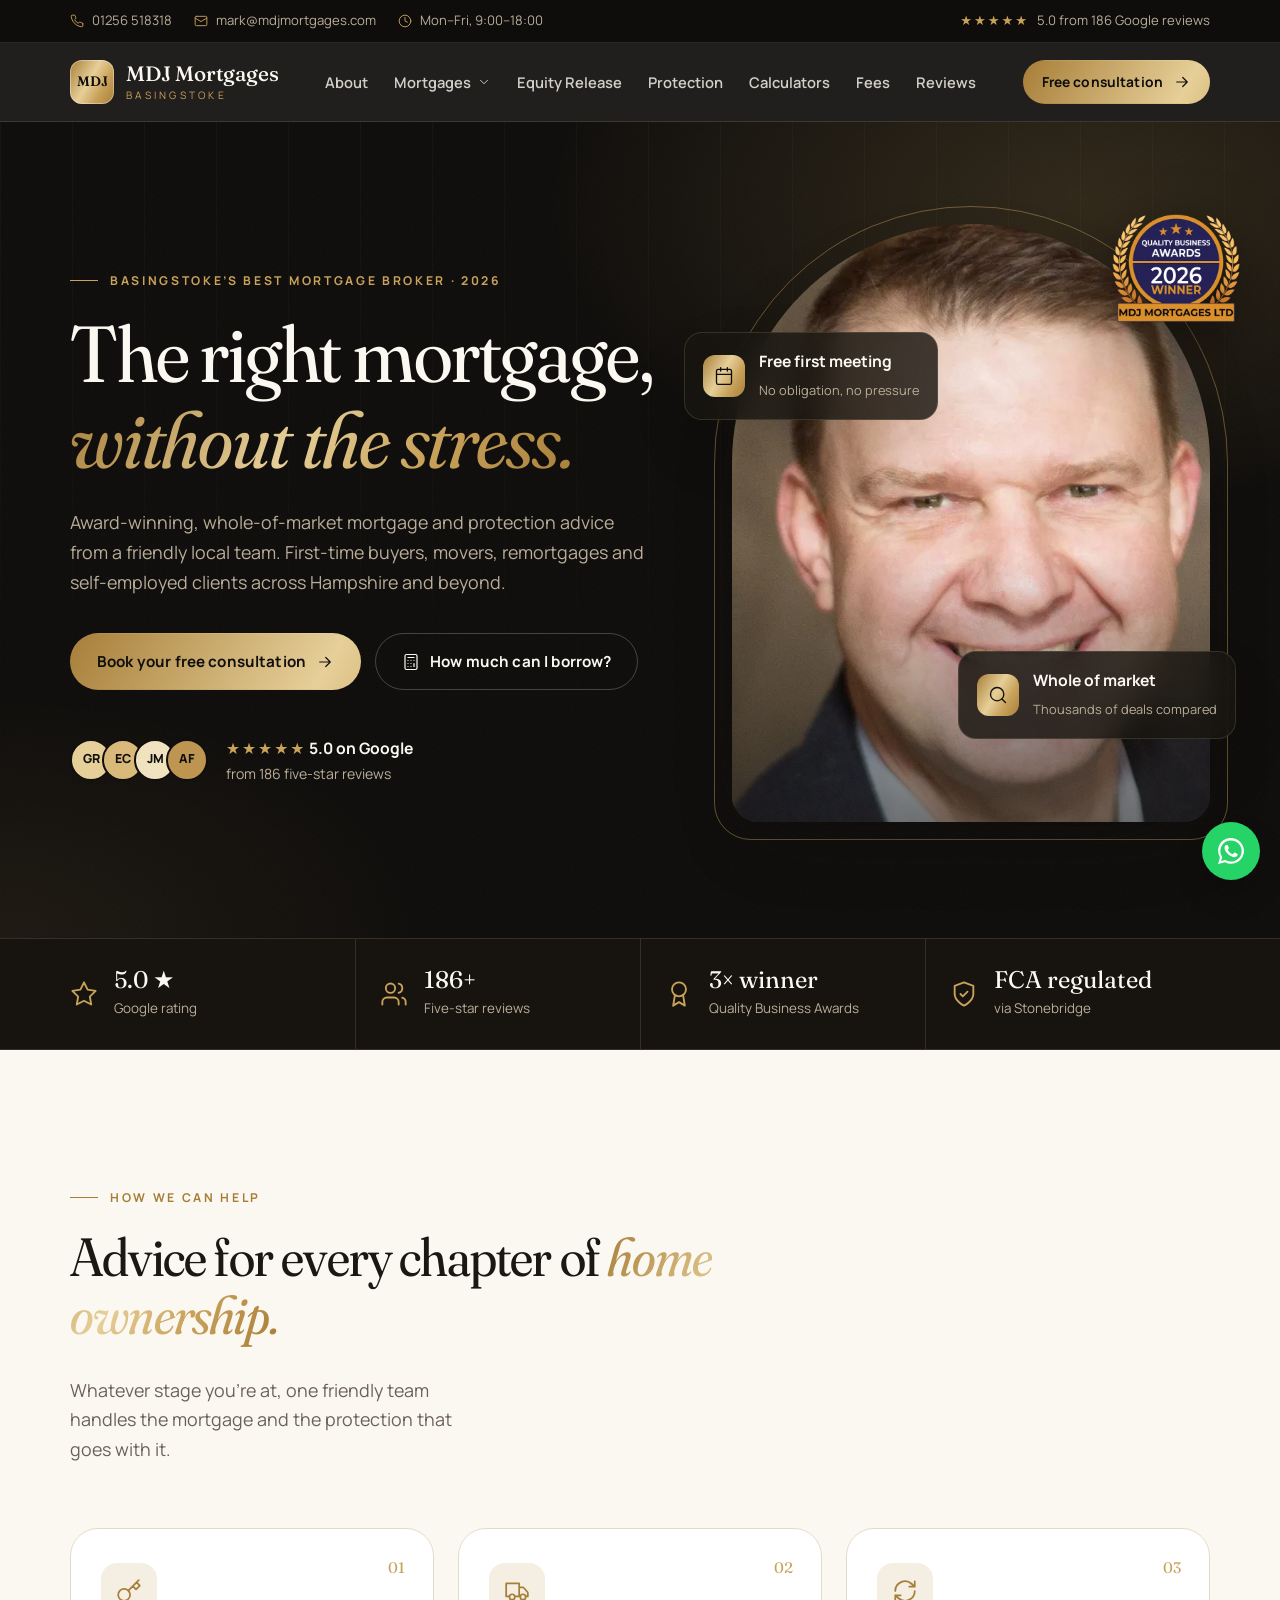
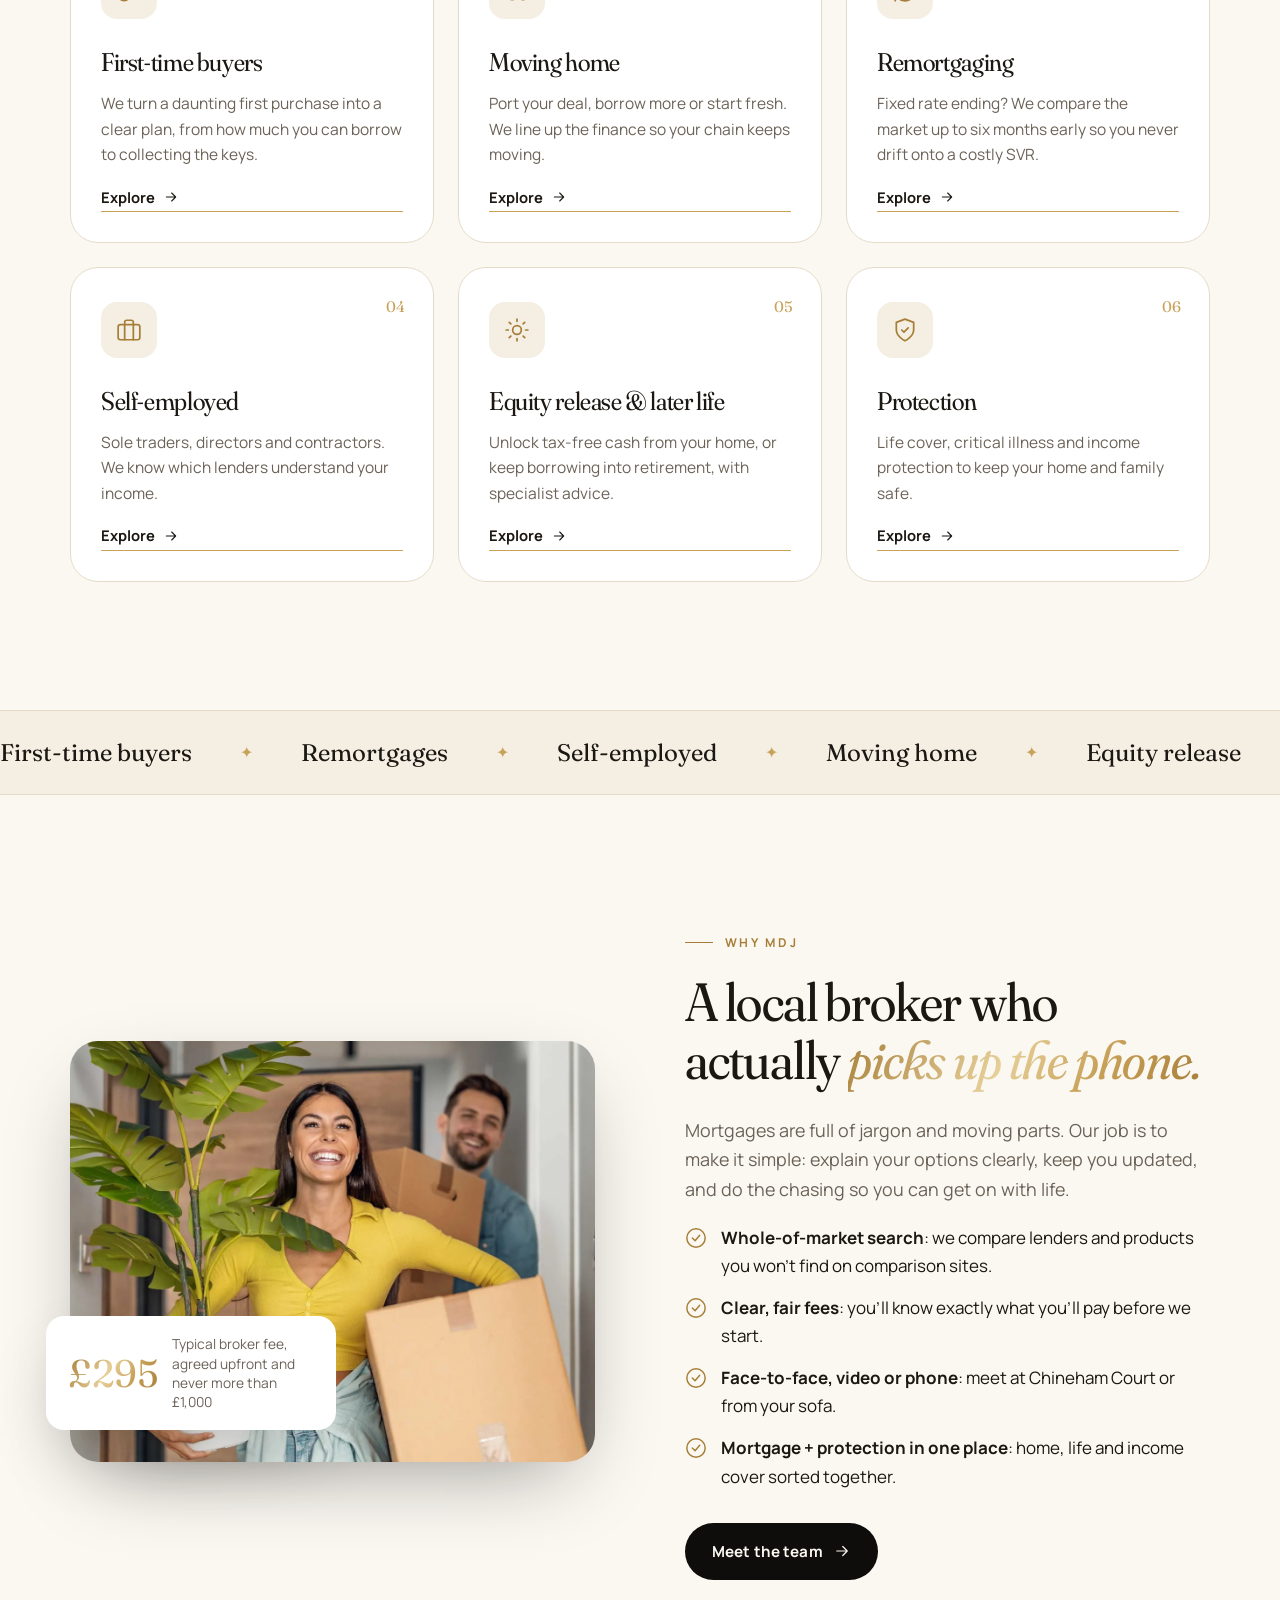
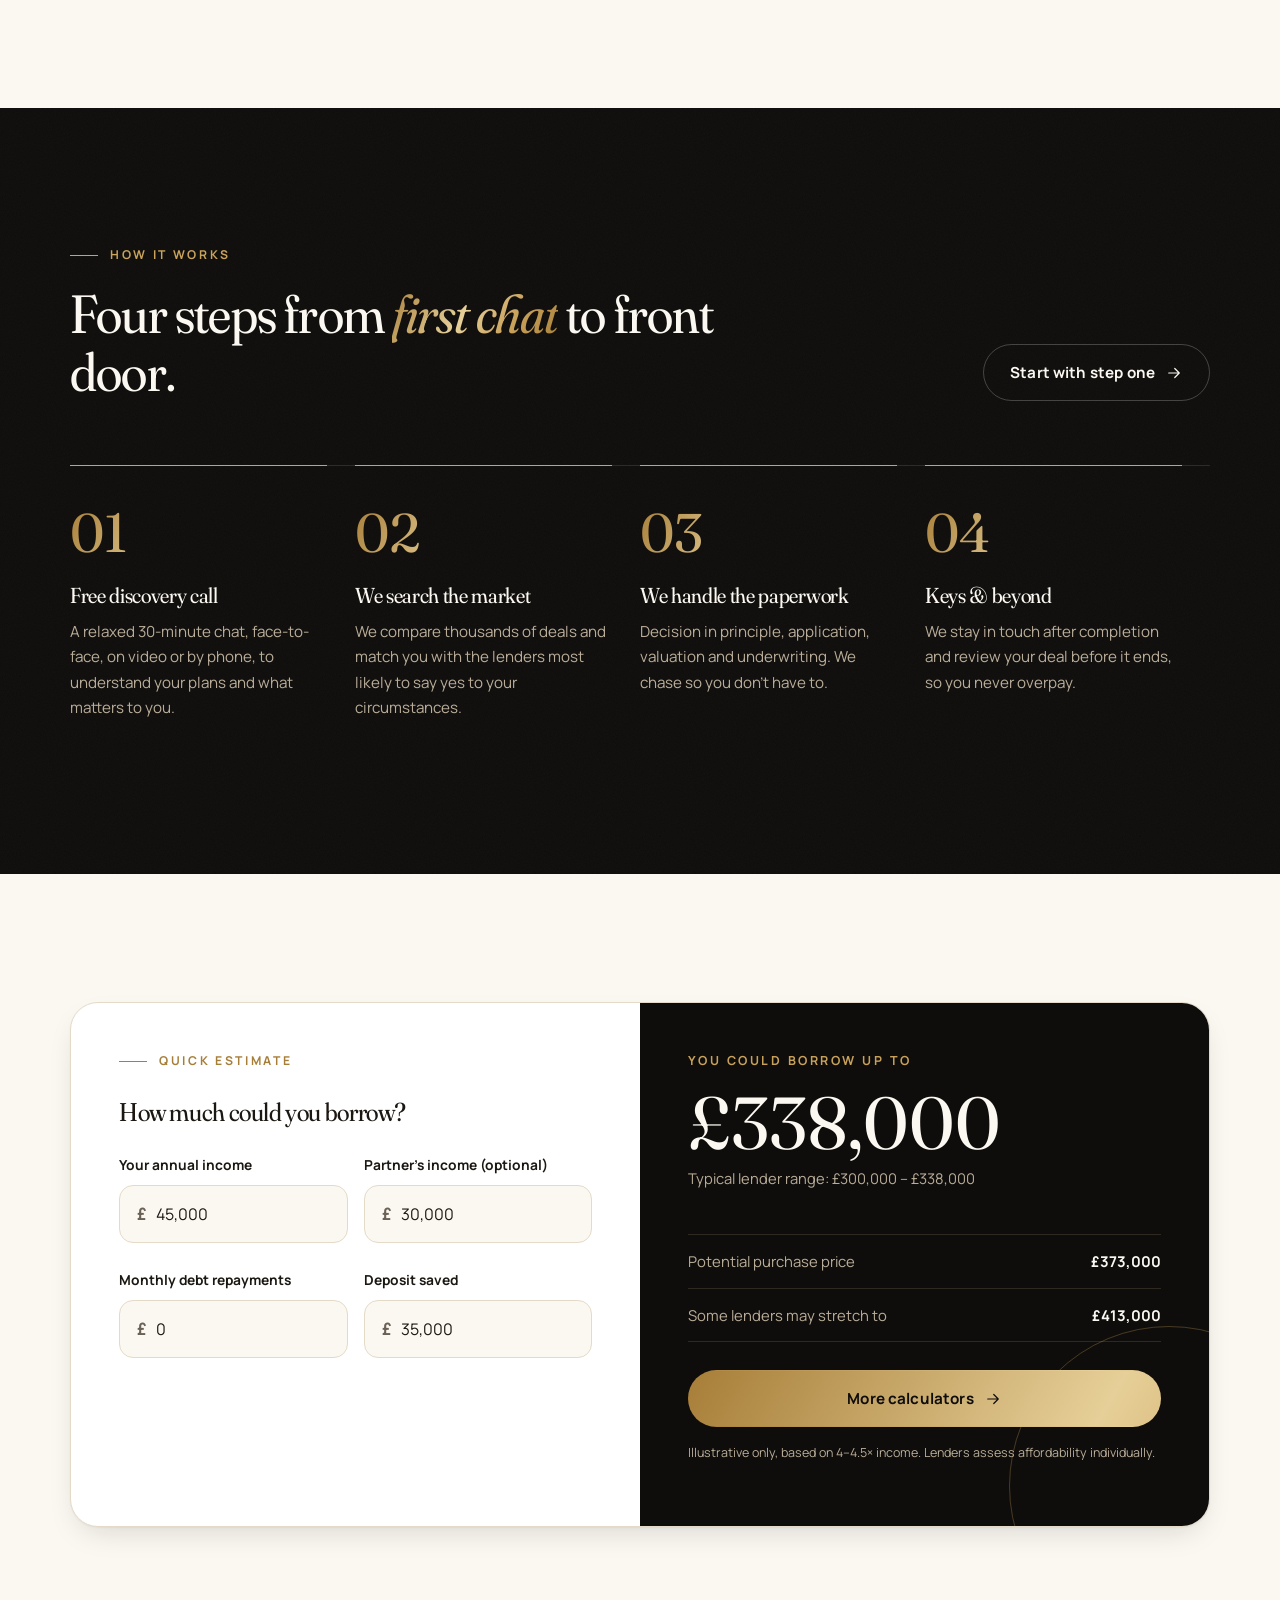
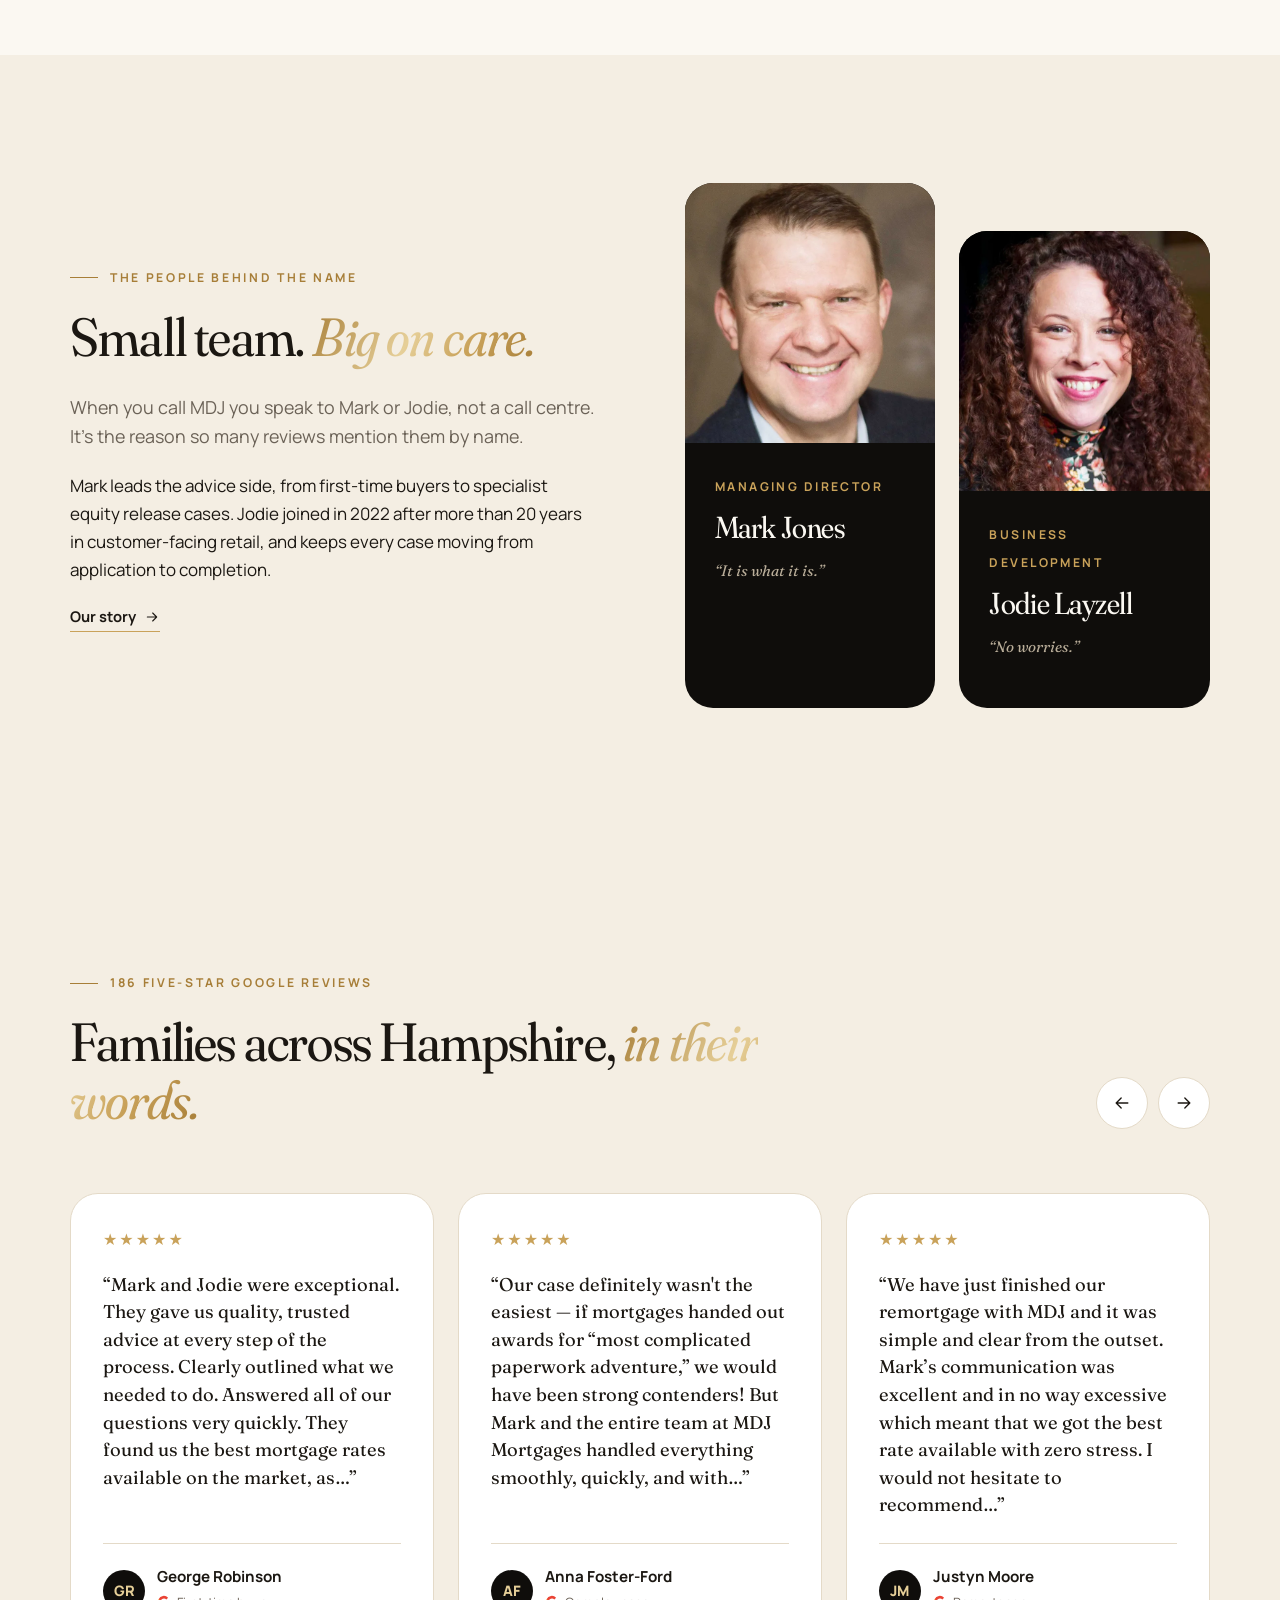
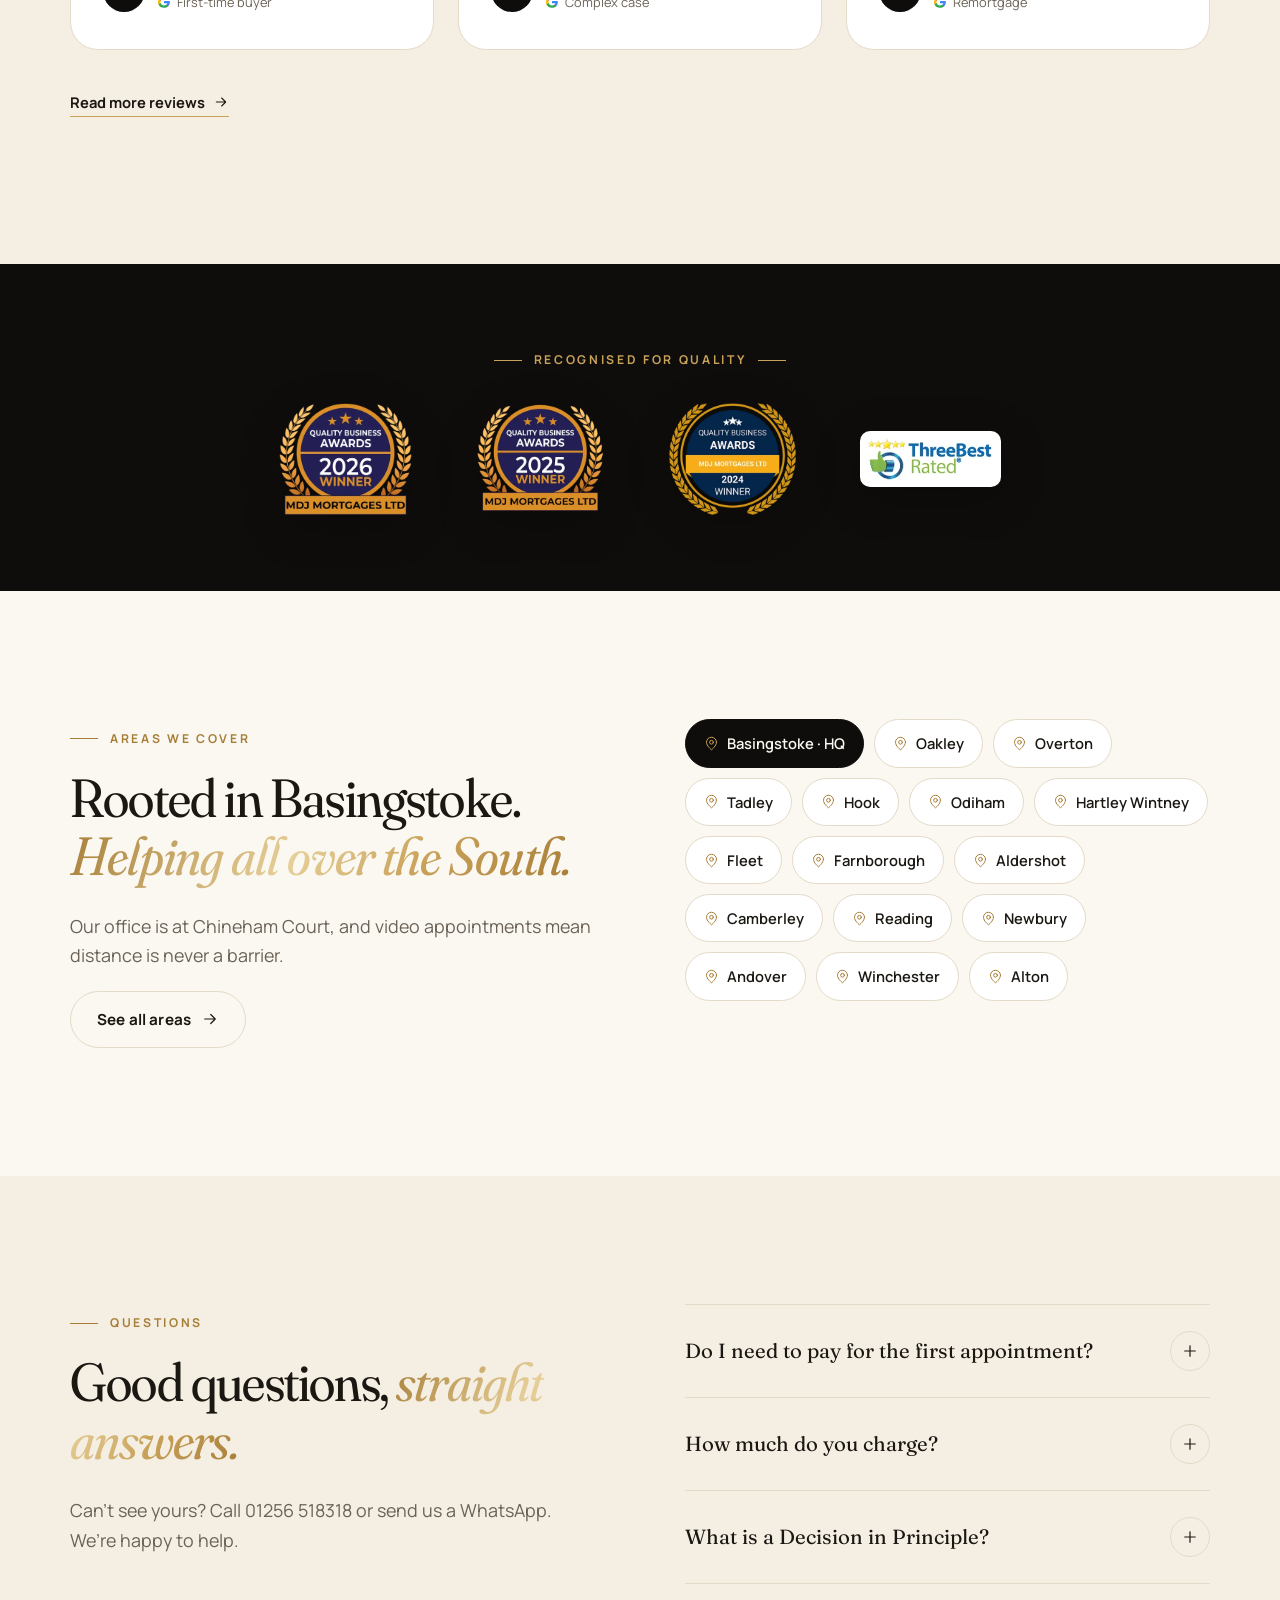
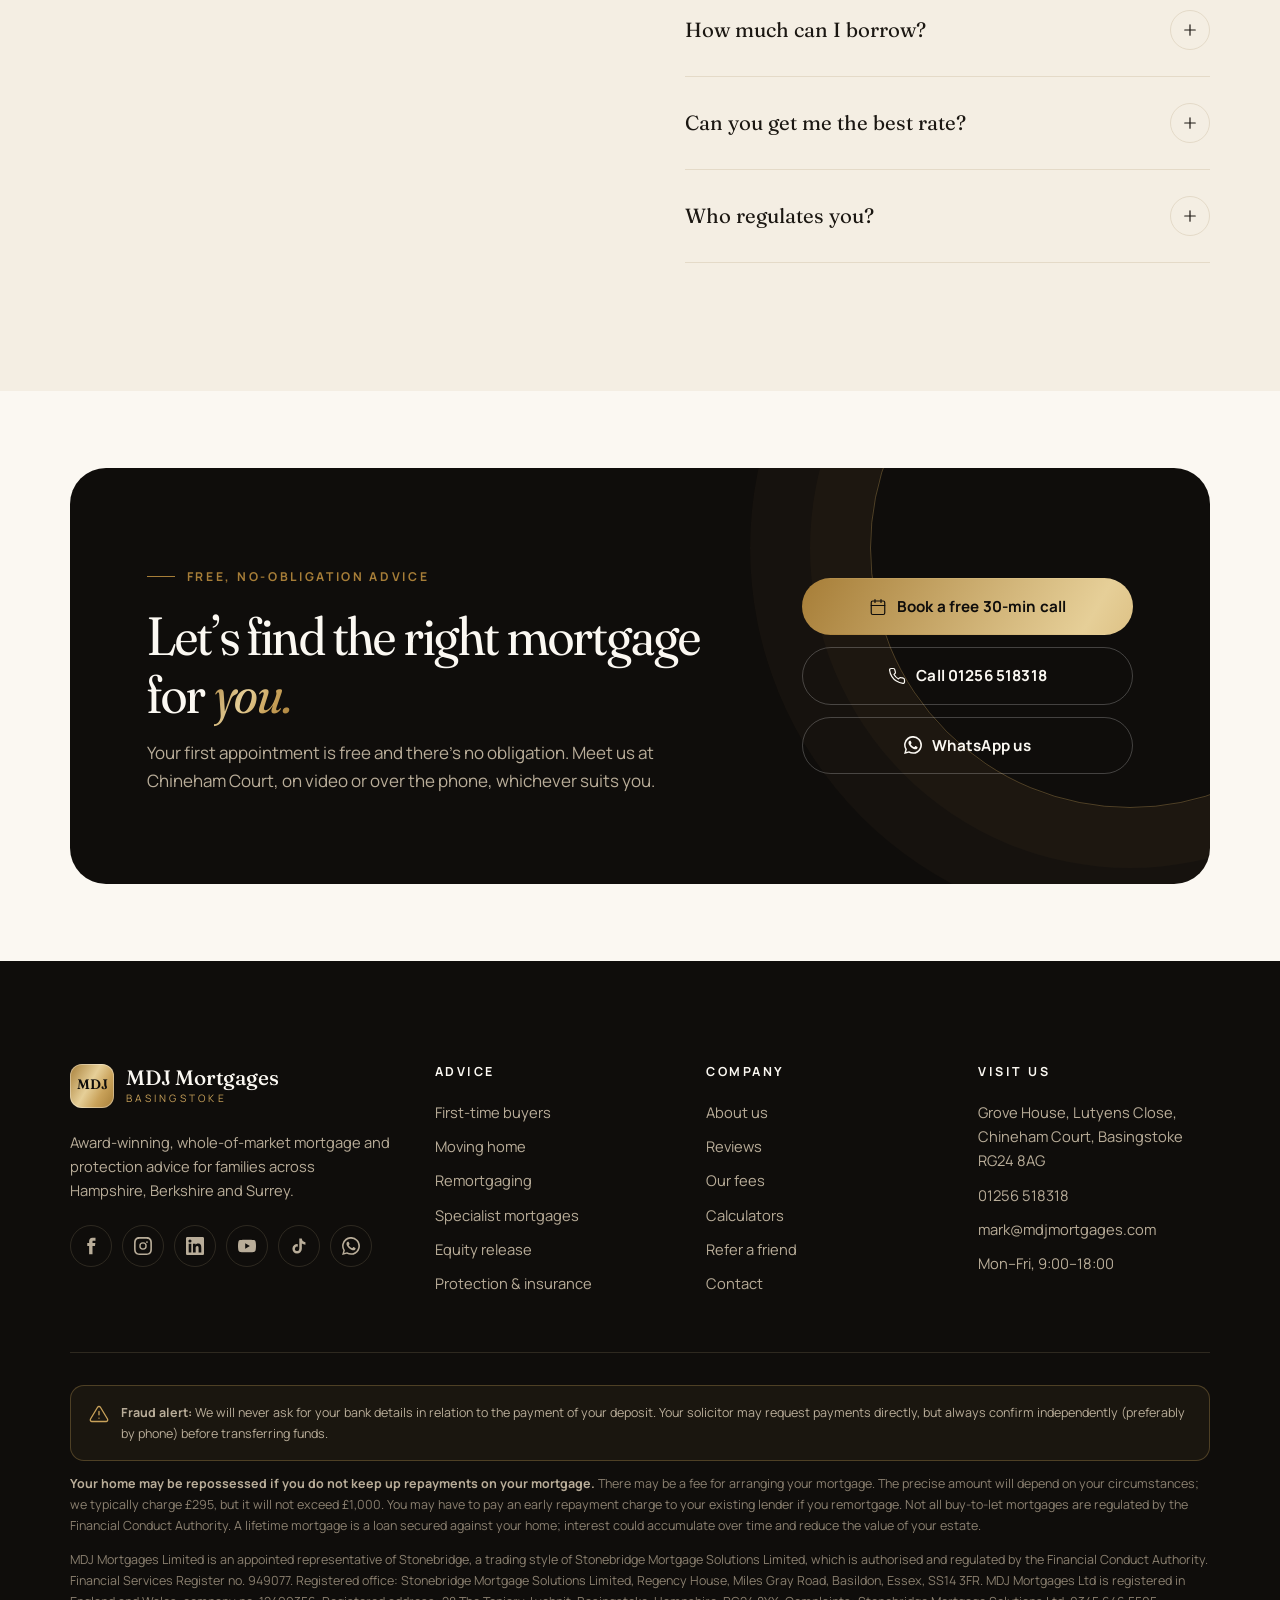
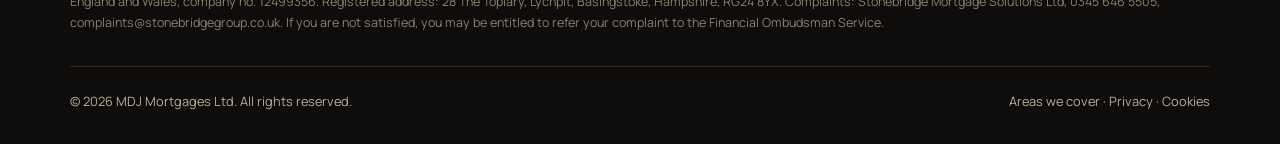
<file: site/index.html>
<!doctype html>
<html lang="en-GB">
<head>
<meta charset="utf-8">
<meta name="viewport" content="width=device-width, initial-scale=1">
<title>MDJ Mortgages | Award-Winning Mortgage Broker in Basingstoke</title>
<meta name="description" content="Award-winning, whole-of-market mortgage and protection advice in Basingstoke. 5.0 from 186 Google reviews. Free first consultation.">
<link rel="canonical" href="https://www.mdjmortgages.com/">
<meta property="og:title" content="MDJ Mortgages | Award-Winning Mortgage Broker in Basingstoke">
<meta property="og:description" content="Award-winning, whole-of-market mortgage and protection advice in Basingstoke. 5.0 from 186 Google reviews. Free first consultation.">
<meta property="og:type" content="website">
<meta property="og:image" content="assets/img/mark.webp">
<meta name="theme-color" content="#0f0d0b">
<link rel="icon" href="data:image/svg+xml,%3Csvg xmlns='http://www.w3.org/2000/svg' viewBox='0 0 64 64'%3E%3Crect width='64' height='64' rx='16' fill='%23c9a25a'/%3E%3Ctext x='32' y='41' font-family='Georgia' font-size='22' text-anchor='middle' fill='%230f0d0b'%3EMDJ%3C/text%3E%3C/svg%3E">
<link rel="preconnect" href="https://fonts.googleapis.com">
<link rel="preconnect" href="https://fonts.gstatic.com" crossorigin>
<link href="https://fonts.googleapis.com/css2?family=Fraunces:ital,opsz,wght,SOFT@0,9..144,300..600,0..100;1,9..144,300..600,0..100&family=Manrope:wght@400;500;600;700;800&display=swap" rel="stylesheet">
<link rel="stylesheet" href="assets/css/styles.css">
<script type="application/ld+json">{"@context":"https://schema.org","@type":"FinancialService","name":"MDJ Mortgages Ltd","telephone":"+44 1256 518318","email":"mark@mdjmortgages.com","url":"https://www.mdjmortgages.com","address":{"@type":"PostalAddress","streetAddress":"Grove House, Lutyens Close, Chineham Court","addressLocality":"Basingstoke","postalCode":"RG24 8AG","addressCountry":"GB"},"openingHours":"Mo-Fr 09:00-18:00","areaServed":["Basingstoke","Hampshire","Berkshire","Surrey"],"aggregateRating":{"@type":"AggregateRating","ratingValue":"5.0","reviewCount":"186"}}</script>
</head>
<body>
<a class="skip-link" href="#main">Skip to content</a>
<div class="topbar"><div class="container">
  <div class="topbar-left">
    <a class="topbar-item" href="tel:+441256518318"><svg viewBox="0 0 24 24" fill="none" stroke="currentColor" stroke-width="1.6" stroke-linecap="round" stroke-linejoin="round" aria-hidden="true"><path d="M22 16.9v3a2 2 0 0 1-2.2 2 19.8 19.8 0 0 1-8.6-3.1 19.5 19.5 0 0 1-6-6A19.8 19.8 0 0 1 2.1 4.2 2 2 0 0 1 4.1 2h3a2 2 0 0 1 2 1.7c.1 1 .4 1.9.7 2.8a2 2 0 0 1-.5 2.1L8 9.9a16 16 0 0 0 6 6l1.3-1.3a2 2 0 0 1 2.1-.4c.9.3 1.8.6 2.8.7a2 2 0 0 1 1.7 2z"/></svg> 01256 518318</a>
    <a class="topbar-item hide-sm" href="mailto:mark@mdjmortgages.com"><svg viewBox="0 0 24 24" fill="none" stroke="currentColor" stroke-width="1.6" stroke-linecap="round" stroke-linejoin="round" aria-hidden="true"><rect x="2" y="4" width="20" height="16" rx="2"/><path d="m22 7-10 6L2 7"/></svg> mark@mdjmortgages.com</a>
    <span class="topbar-item hide-sm"><svg viewBox="0 0 24 24" fill="none" stroke="currentColor" stroke-width="1.6" stroke-linecap="round" stroke-linejoin="round" aria-hidden="true"><circle cx="12" cy="12" r="10"/><path d="M12 6v6l4 2"/></svg> Mon–Fri, 9:00–18:00</span>
  </div>
  <div class="topbar-right"><a class="topbar-item" href="reviews.html"><span class="stars" aria-label="5 out of 5 stars">★★★★★</span> 5.0 from 186 Google reviews</a></div>
</div></div>
<header class="header"><div class="container">
  <a class="logo" href="index.html" aria-label="MDJ Mortgages home"><span class="logo-mark">MDJ</span><span class="logo-text"><strong>MDJ Mortgages</strong><span>Basingstoke</span></span></a>
  <nav class="nav" aria-label="Main"><div class="nav-item"><a class="nav-link" href="about.html">About</a></div><div class="nav-item"><a class="nav-link" href="mortgages.html">Mortgages <svg viewBox="0 0 24 24" fill="none" stroke="currentColor" stroke-width="1.6" stroke-linecap="round" stroke-linejoin="round" aria-hidden="true"><path d="m6 9 6 6 6-6"/></svg></a>
<div class="mega"><a class="mega-link" href="mortgages.html#first-time-buyers"><span class="mega-icon"><svg viewBox="0 0 24 24" fill="none" stroke="currentColor" stroke-width="1.6" stroke-linecap="round" stroke-linejoin="round" aria-hidden="true"><circle cx="7.5" cy="15.5" r="5.5"/><path d="m21 2-9.6 9.6M15.5 7.5l3 3L22 7l-3-3"/></svg></span><span><strong>First-time buyers</strong><span>From deposit to keys, step by step</span></span></a><a class="mega-link" href="mortgages.html#moving-home"><span class="mega-icon"><svg viewBox="0 0 24 24" fill="none" stroke="currentColor" stroke-width="1.6" stroke-linecap="round" stroke-linejoin="round" aria-hidden="true"><path d="M10 17h4V5H2v12h3M20 17h2v-3.3a1 1 0 0 0-.2-.6L18.3 9a1 1 0 0 0-.8-.4H14"/><circle cx="7.5" cy="17.5" r="2.5"/><circle cx="17.5" cy="17.5" r="2.5"/></svg></span><span><strong>Moving home</strong><span>Port, borrow more or start fresh</span></span></a><a class="mega-link" href="mortgages.html#remortgage"><span class="mega-icon"><svg viewBox="0 0 24 24" fill="none" stroke="currentColor" stroke-width="1.6" stroke-linecap="round" stroke-linejoin="round" aria-hidden="true"><path d="M3 12a9 9 0 0 1 15-6.7L21 8M21 3v5h-5M21 12a9 9 0 0 1-15 6.7L3 16M3 21v-5h5"/></svg></span><span><strong>Remortgaging</strong><span>Don’t drift onto your lender’s SVR</span></span></a><a class="mega-link" href="specialist.html#self-employed"><span class="mega-icon"><svg viewBox="0 0 24 24" fill="none" stroke="currentColor" stroke-width="1.6" stroke-linecap="round" stroke-linejoin="round" aria-hidden="true"><rect x="2" y="7" width="20" height="14" rx="2"/><path d="M16 21V5a2 2 0 0 0-2-2h-4a2 2 0 0 0-2 2v16"/></svg></span><span><strong>Self-employed</strong><span>Contractors, directors & sole traders</span></span></a><a class="mega-link" href="specialist.html#later-life"><span class="mega-icon"><svg viewBox="0 0 24 24" fill="none" stroke="currentColor" stroke-width="1.6" stroke-linecap="round" stroke-linejoin="round" aria-hidden="true"><circle cx="12" cy="12" r="4"/><path d="M12 2v2M12 20v2M4.9 4.9l1.4 1.4M17.7 17.7l1.4 1.4M2 12h2M20 12h2M6.3 17.7l-1.4 1.4M19.1 4.9l-1.4 1.4"/></svg></span><span><strong>Later life & retirement</strong><span>Borrowing into retirement</span></span></a><a class="mega-link" href="specialist.html"><span class="mega-icon"><svg viewBox="0 0 24 24" fill="none" stroke="currentColor" stroke-width="1.6" stroke-linecap="round" stroke-linejoin="round" aria-hidden="true"><path d="m12 2 10 5-10 5L2 7z"/><path d="m2 17 10 5 10-5M2 12l10 5 10-5"/></svg></span><span><strong>All specialist lending</strong><span>Commercial, foreign national & more</span></span></a><div class="mega-feature"><div><span class="eyebrow">Free first meeting</span><h4>Not sure where to start?</h4><p>Book a 30-minute discovery call and we’ll map out your options, with no obligation.</p></div><a class="btn btn-gold btn-sm" href="https://calendly.com/mdjmortgages/free-30-minute-discovery-meeting-clone" target="_blank" rel="noopener">Book a call <svg viewBox="0 0 24 24" fill="none" stroke="currentColor" stroke-width="1.6" stroke-linecap="round" stroke-linejoin="round" aria-hidden="true"><path d="M5 12h14M13 6l6 6-6 6"/></svg></a></div></div></div><div class="nav-item"><a class="nav-link" href="equity-release.html">Equity Release</a></div><div class="nav-item"><a class="nav-link" href="protection.html">Protection</a></div><div class="nav-item"><a class="nav-link" href="calculators.html">Calculators</a></div><div class="nav-item"><a class="nav-link" href="fees.html">Fees</a></div><div class="nav-item"><a class="nav-link" href="reviews.html">Reviews</a></div></nav>
  <div class="header-cta">
    <a class="header-phone" href="tel:+441256518318"><svg viewBox="0 0 24 24" fill="none" stroke="currentColor" stroke-width="1.6" stroke-linecap="round" stroke-linejoin="round" aria-hidden="true"><path d="M22 16.9v3a2 2 0 0 1-2.2 2 19.8 19.8 0 0 1-8.6-3.1 19.5 19.5 0 0 1-6-6A19.8 19.8 0 0 1 2.1 4.2 2 2 0 0 1 4.1 2h3a2 2 0 0 1 2 1.7c.1 1 .4 1.9.7 2.8a2 2 0 0 1-.5 2.1L8 9.9a16 16 0 0 0 6 6l1.3-1.3a2 2 0 0 1 2.1-.4c.9.3 1.8.6 2.8.7a2 2 0 0 1 1.7 2z"/></svg> 01256 518318</a>
    <a class="btn btn-gold btn-sm" href="contact.html">Free consultation <svg viewBox="0 0 24 24" fill="none" stroke="currentColor" stroke-width="1.6" stroke-linecap="round" stroke-linejoin="round" aria-hidden="true"><path d="M5 12h14M13 6l6 6-6 6"/></svg></a>
    <button class="burger" aria-label="Open menu" aria-controls="drawer"><svg viewBox="0 0 24 24" fill="none" stroke="currentColor" stroke-width="1.6" stroke-linecap="round" stroke-linejoin="round" aria-hidden="true"><path d="M4 7h16M4 12h16M4 17h10"/></svg></button>
  </div>
</div></header>
<div class="drawer" id="drawer" aria-label="Menu">
  <div class="drawer-backdrop"></div>
  <div class="drawer-panel" role="dialog" aria-modal="true" aria-label="Site menu">
    <div class="drawer-head"><a class="logo" href="index.html"><span class="logo-mark">MDJ</span><span class="logo-text"><strong>MDJ Mortgages</strong><span>Basingstoke</span></span></a><button class="burger drawer-close" style="display:grid" aria-label="Close menu"><svg viewBox="0 0 24 24" fill="none" stroke="currentColor" stroke-width="1.6" stroke-linecap="round" stroke-linejoin="round" aria-hidden="true"><path d="M18 6 6 18M6 6l12 12"/></svg></button></div>
    <nav class="drawer-nav"><a href="index.html">Home <svg viewBox="0 0 24 24" fill="none" stroke="currentColor" stroke-width="1.6" stroke-linecap="round" stroke-linejoin="round" aria-hidden="true"><path d="M5 12h14M13 6l6 6-6 6"/></svg></a><a href="about.html">About <svg viewBox="0 0 24 24" fill="none" stroke="currentColor" stroke-width="1.6" stroke-linecap="round" stroke-linejoin="round" aria-hidden="true"><path d="M5 12h14M13 6l6 6-6 6"/></svg></a><a href="mortgages.html">Mortgages <svg viewBox="0 0 24 24" fill="none" stroke="currentColor" stroke-width="1.6" stroke-linecap="round" stroke-linejoin="round" aria-hidden="true"><path d="M5 12h14M13 6l6 6-6 6"/></svg></a><a class="sub" href="mortgages.html#first-time-buyers">First-time buyers</a><a class="sub" href="mortgages.html#moving-home">Moving home</a><a class="sub" href="mortgages.html#remortgage">Remortgaging</a><a class="sub" href="specialist.html#self-employed">Self-employed</a><a class="sub" href="specialist.html#later-life">Later life & retirement</a><a class="sub" href="specialist.html">All specialist lending</a><a href="equity-release.html">Equity Release <svg viewBox="0 0 24 24" fill="none" stroke="currentColor" stroke-width="1.6" stroke-linecap="round" stroke-linejoin="round" aria-hidden="true"><path d="M5 12h14M13 6l6 6-6 6"/></svg></a><a href="protection.html">Protection <svg viewBox="0 0 24 24" fill="none" stroke="currentColor" stroke-width="1.6" stroke-linecap="round" stroke-linejoin="round" aria-hidden="true"><path d="M5 12h14M13 6l6 6-6 6"/></svg></a><a href="calculators.html">Calculators <svg viewBox="0 0 24 24" fill="none" stroke="currentColor" stroke-width="1.6" stroke-linecap="round" stroke-linejoin="round" aria-hidden="true"><path d="M5 12h14M13 6l6 6-6 6"/></svg></a><a href="fees.html">Fees <svg viewBox="0 0 24 24" fill="none" stroke="currentColor" stroke-width="1.6" stroke-linecap="round" stroke-linejoin="round" aria-hidden="true"><path d="M5 12h14M13 6l6 6-6 6"/></svg></a><a href="reviews.html">Reviews <svg viewBox="0 0 24 24" fill="none" stroke="currentColor" stroke-width="1.6" stroke-linecap="round" stroke-linejoin="round" aria-hidden="true"><path d="M5 12h14M13 6l6 6-6 6"/></svg></a><a href="areas.html">Areas we cover <svg viewBox="0 0 24 24" fill="none" stroke="currentColor" stroke-width="1.6" stroke-linecap="round" stroke-linejoin="round" aria-hidden="true"><path d="M5 12h14M13 6l6 6-6 6"/></svg></a><a href="contact.html">Contact <svg viewBox="0 0 24 24" fill="none" stroke="currentColor" stroke-width="1.6" stroke-linecap="round" stroke-linejoin="round" aria-hidden="true"><path d="M5 12h14M13 6l6 6-6 6"/></svg></a></nav>
    <div class="drawer-foot">
      <a class="btn btn-gold btn-block" href="https://calendly.com/mdjmortgages/free-30-minute-discovery-meeting-clone" target="_blank" rel="noopener">Book a free call <svg viewBox="0 0 24 24" fill="none" stroke="currentColor" stroke-width="1.6" stroke-linecap="round" stroke-linejoin="round" aria-hidden="true"><path d="M5 12h14M13 6l6 6-6 6"/></svg></a>
      <a class="btn btn-ghost btn-block" style="color:var(--paper);border-color:rgba(255,255,255,.2)" href="tel:+441256518318"><svg viewBox="0 0 24 24" fill="none" stroke="currentColor" stroke-width="1.6" stroke-linecap="round" stroke-linejoin="round" aria-hidden="true"><path d="M22 16.9v3a2 2 0 0 1-2.2 2 19.8 19.8 0 0 1-8.6-3.1 19.5 19.5 0 0 1-6-6A19.8 19.8 0 0 1 2.1 4.2 2 2 0 0 1 4.1 2h3a2 2 0 0 1 2 1.7c.1 1 .4 1.9.7 2.8a2 2 0 0 1-.5 2.1L8 9.9a16 16 0 0 0 6 6l1.3-1.3a2 2 0 0 1 2.1-.4c.9.3 1.8.6 2.8.7a2 2 0 0 1 1.7 2z"/></svg> 01256 518318</a>
    </div>
  </div>
</div>
<main id="main">

<section class="hero dark grain">
  <div class="hero-lines"></div>
  <div class="container">
    <div>
      <span class="eyebrow">Basingstoke’s best mortgage broker · 2026</span>
      <h1 class="reveal">The right mortgage, <em class="gold">without the stress.</em></h1>
      <p class="lead reveal reveal-d1">Award-winning, whole-of-market mortgage and protection advice from a friendly local team. First-time buyers, movers, remortgages and self-employed clients across Hampshire and beyond.</p>
      <div class="hero-actions reveal reveal-d2">
        <a class="btn btn-gold" href="https://calendly.com/mdjmortgages/free-30-minute-discovery-meeting-clone" target="_blank" rel="noopener">Book your free consultation <svg viewBox="0 0 24 24" fill="none" stroke="currentColor" stroke-width="1.6" stroke-linecap="round" stroke-linejoin="round" aria-hidden="true"><path d="M5 12h14M13 6l6 6-6 6"/></svg></a>
        <a class="btn btn-ghost" href="calculators.html"><svg viewBox="0 0 24 24" fill="none" stroke="currentColor" stroke-width="1.6" stroke-linecap="round" stroke-linejoin="round" aria-hidden="true"><rect x="4" y="2" width="16" height="20" rx="2"/><path d="M8 6h8M16 14v4M8 10h.01M12 10h.01M16 10h.01M8 14h.01M12 14h.01M8 18h.01M12 18h.01"/></svg> How much can I borrow?</a>
      </div>
      <div class="hero-proof reveal reveal-d3">
        <div class="avatars" aria-hidden="true"><span>GR</span><span>EC</span><span>JM</span><span>AF</span></div>
        <div><strong><span class="stars" aria-label="5 out of 5 stars">★★★★★</span> 5.0 on Google</strong><small>from 186 five-star reviews</small></div>
      </div>
    </div>
    <div class="hero-visual reveal reveal-d2">
      <div class="hero-ring"></div>
      <div class="hero-frame"><img src="assets/img/mark.webp" alt="Mark Jones, Managing Director of MDJ Mortgages" width="900" height="720" fetchpriority="high"></div>
      <img class="fc-badge" src="assets/img/award-2026.webp" alt="Quality Business Awards 2026 badge" width="128" height="108">
      <div class="float-card fc-1"><span class="fc-icon"><svg viewBox="0 0 24 24" fill="none" stroke="currentColor" stroke-width="1.6" stroke-linecap="round" stroke-linejoin="round" aria-hidden="true"><rect x="3" y="4" width="18" height="18" rx="2"/><path d="M16 2v4M8 2v4M3 10h18"/></svg></span><div><strong>Free first meeting</strong><small>No obligation, no pressure</small></div></div>
      <div class="float-card fc-2"><span class="fc-icon"><svg viewBox="0 0 24 24" fill="none" stroke="currentColor" stroke-width="1.6" stroke-linecap="round" stroke-linejoin="round" aria-hidden="true"><circle cx="11" cy="11" r="8"/><path d="m21 21-4.3-4.3"/></svg></span><div><strong>Whole of market</strong><small>Thousands of deals compared</small></div></div>
    </div>
  </div>
</section>

<section class="trust"><div class="container">
  <div class="trust-item"><svg viewBox="0 0 24 24" fill="none" stroke="currentColor" stroke-width="1.6" stroke-linecap="round" stroke-linejoin="round" aria-hidden="true"><path d="m12 2 3.1 6.3 6.9 1-5 4.9 1.2 6.8L12 17.8 5.8 21l1.2-6.8-5-4.9 6.9-1z"/></svg><div><strong><span data-count="5.0">5.0</span> ★</strong><span>Google rating</span></div></div>
  <div class="trust-item"><svg viewBox="0 0 24 24" fill="none" stroke="currentColor" stroke-width="1.6" stroke-linecap="round" stroke-linejoin="round" aria-hidden="true"><path d="M16 21v-2a4 4 0 0 0-4-4H6a4 4 0 0 0-4 4v2"/><circle cx="9" cy="7" r="4"/><path d="M22 21v-2a4 4 0 0 0-3-3.9M16 3.1a4 4 0 0 1 0 7.8"/></svg><div><strong><span data-count="186">186</span>+</strong><span>Five-star reviews</span></div></div>
  <div class="trust-item"><svg viewBox="0 0 24 24" fill="none" stroke="currentColor" stroke-width="1.6" stroke-linecap="round" stroke-linejoin="round" aria-hidden="true"><circle cx="12" cy="8" r="6"/><path d="M15.5 13 17 22l-5-3-5 3 1.5-9"/></svg><div><strong>3× winner</strong><span>Quality Business Awards</span></div></div>
  <div class="trust-item"><svg viewBox="0 0 24 24" fill="none" stroke="currentColor" stroke-width="1.6" stroke-linecap="round" stroke-linejoin="round" aria-hidden="true"><path d="M12 22s8-4 8-10V5l-8-3-8 3v7c0 6 8 10 8 10z"/><path d="m9 12 2 2 4-4"/></svg><div><strong>FCA regulated</strong><span>via Stonebridge</span></div></div>
</div></section>

<section class="section"><div class="container">
  <div class="section-head">
    <div><span class="eyebrow">How we can help</span><h2 class="reveal">Advice for every chapter of <em class="gold">home ownership.</em></h2></div>
    <p class="lead" style="max-width:420px;margin:0">Whatever stage you’re at, one friendly team handles the mortgage and the protection that goes with it.</p>
  </div>
  <div class="grid grid-3"><a class="service-card reveal reveal-d1" href="mortgages.html#first-time-buyers"><span class="card-num">01</span><div class="card-icon"><svg viewBox="0 0 24 24" fill="none" stroke="currentColor" stroke-width="1.6" stroke-linecap="round" stroke-linejoin="round" aria-hidden="true"><circle cx="7.5" cy="15.5" r="5.5"/><path d="m21 2-9.6 9.6M15.5 7.5l3 3L22 7l-3-3"/></svg></div><h3>First-time buyers</h3><p>We turn a daunting first purchase into a clear plan, from how much you can borrow to collecting the keys.</p><span class="link-arrow">Explore <svg viewBox="0 0 24 24" fill="none" stroke="currentColor" stroke-width="1.6" stroke-linecap="round" stroke-linejoin="round" aria-hidden="true"><path d="M5 12h14M13 6l6 6-6 6"/></svg></span></a><a class="service-card reveal reveal-d2" href="mortgages.html#moving-home"><span class="card-num">02</span><div class="card-icon"><svg viewBox="0 0 24 24" fill="none" stroke="currentColor" stroke-width="1.6" stroke-linecap="round" stroke-linejoin="round" aria-hidden="true"><path d="M10 17h4V5H2v12h3M20 17h2v-3.3a1 1 0 0 0-.2-.6L18.3 9a1 1 0 0 0-.8-.4H14"/><circle cx="7.5" cy="17.5" r="2.5"/><circle cx="17.5" cy="17.5" r="2.5"/></svg></div><h3>Moving home</h3><p>Port your deal, borrow more or start fresh. We line up the finance so your chain keeps moving.</p><span class="link-arrow">Explore <svg viewBox="0 0 24 24" fill="none" stroke="currentColor" stroke-width="1.6" stroke-linecap="round" stroke-linejoin="round" aria-hidden="true"><path d="M5 12h14M13 6l6 6-6 6"/></svg></span></a><a class="service-card reveal reveal-d3" href="mortgages.html#remortgage"><span class="card-num">03</span><div class="card-icon"><svg viewBox="0 0 24 24" fill="none" stroke="currentColor" stroke-width="1.6" stroke-linecap="round" stroke-linejoin="round" aria-hidden="true"><path d="M3 12a9 9 0 0 1 15-6.7L21 8M21 3v5h-5M21 12a9 9 0 0 1-15 6.7L3 16M3 21v-5h5"/></svg></div><h3>Remortgaging</h3><p>Fixed rate ending? We compare the market up to six months early so you never drift onto a costly SVR.</p><span class="link-arrow">Explore <svg viewBox="0 0 24 24" fill="none" stroke="currentColor" stroke-width="1.6" stroke-linecap="round" stroke-linejoin="round" aria-hidden="true"><path d="M5 12h14M13 6l6 6-6 6"/></svg></span></a><a class="service-card reveal reveal-d1" href="specialist.html#self-employed"><span class="card-num">04</span><div class="card-icon"><svg viewBox="0 0 24 24" fill="none" stroke="currentColor" stroke-width="1.6" stroke-linecap="round" stroke-linejoin="round" aria-hidden="true"><rect x="2" y="7" width="20" height="14" rx="2"/><path d="M16 21V5a2 2 0 0 0-2-2h-4a2 2 0 0 0-2 2v16"/></svg></div><h3>Self-employed</h3><p>Sole traders, directors and contractors. We know which lenders understand your income.</p><span class="link-arrow">Explore <svg viewBox="0 0 24 24" fill="none" stroke="currentColor" stroke-width="1.6" stroke-linecap="round" stroke-linejoin="round" aria-hidden="true"><path d="M5 12h14M13 6l6 6-6 6"/></svg></span></a><a class="service-card reveal reveal-d2" href="equity-release.html"><span class="card-num">05</span><div class="card-icon"><svg viewBox="0 0 24 24" fill="none" stroke="currentColor" stroke-width="1.6" stroke-linecap="round" stroke-linejoin="round" aria-hidden="true"><circle cx="12" cy="12" r="4"/><path d="M12 2v2M12 20v2M4.9 4.9l1.4 1.4M17.7 17.7l1.4 1.4M2 12h2M20 12h2M6.3 17.7l-1.4 1.4M19.1 4.9l-1.4 1.4"/></svg></div><h3>Equity release & later life</h3><p>Unlock tax-free cash from your home, or keep borrowing into retirement, with specialist advice.</p><span class="link-arrow">Explore <svg viewBox="0 0 24 24" fill="none" stroke="currentColor" stroke-width="1.6" stroke-linecap="round" stroke-linejoin="round" aria-hidden="true"><path d="M5 12h14M13 6l6 6-6 6"/></svg></span></a><a class="service-card reveal reveal-d3" href="protection.html"><span class="card-num">06</span><div class="card-icon"><svg viewBox="0 0 24 24" fill="none" stroke="currentColor" stroke-width="1.6" stroke-linecap="round" stroke-linejoin="round" aria-hidden="true"><path d="M12 22s8-4 8-10V5l-8-3-8 3v7c0 6 8 10 8 10z"/><path d="m9 12 2 2 4-4"/></svg></div><h3>Protection</h3><p>Life cover, critical illness and income protection to keep your home and family safe.</p><span class="link-arrow">Explore <svg viewBox="0 0 24 24" fill="none" stroke="currentColor" stroke-width="1.6" stroke-linecap="round" stroke-linejoin="round" aria-hidden="true"><path d="M5 12h14M13 6l6 6-6 6"/></svg></span></a></div>
</div></section>

<div class="marquee" aria-hidden="true"><div class="marquee-track"><span class="marquee-item">First-time buyers</span><span class="marquee-item">Remortgages</span><span class="marquee-item">Self-employed</span><span class="marquee-item">Moving home</span><span class="marquee-item">Equity release</span><span class="marquee-item">Life insurance</span><span class="marquee-item">Foreign nationals</span><span class="marquee-item">Retirement lending</span><span class="marquee-item">Shared ownership</span><span class="marquee-item">Commercial</span><span class="marquee-item">First-time buyers</span><span class="marquee-item">Remortgages</span><span class="marquee-item">Self-employed</span><span class="marquee-item">Moving home</span><span class="marquee-item">Equity release</span><span class="marquee-item">Life insurance</span><span class="marquee-item">Foreign nationals</span><span class="marquee-item">Retirement lending</span><span class="marquee-item">Shared ownership</span><span class="marquee-item">Commercial</span></div></div>

<section class="section"><div class="container split">
  <div class="media-wrap reveal">
    <div class="media"><img src="assets/img/moving-home.webp" alt="A happy couple carrying boxes into their new home" loading="lazy" width="1200" height="960"></div>
    <div class="media-tag"><span class="num">£295</span><span>Typical broker fee, agreed upfront and never more than £1,000</span></div>
  </div>
  <div class="reveal reveal-d1">
    <span class="eyebrow">Why MDJ</span>
    <h2>A local broker who actually <em class="gold">picks up the phone.</em></h2>
    <p class="lead">Mortgages are full of jargon and moving parts. Our job is to make it simple: explain your options clearly, keep you updated, and do the chasing so you can get on with life.</p>
    <ul class="checklist"><li><svg viewBox="0 0 24 24" fill="none" stroke="currentColor" stroke-width="1.6" stroke-linecap="round" stroke-linejoin="round" aria-hidden="true"><circle cx="12" cy="12" r="10"/><path d="m8 12 3 3 5-6"/></svg><span><strong>Whole-of-market search</strong>: we compare lenders and products you won’t find on comparison sites.</span></li><li><svg viewBox="0 0 24 24" fill="none" stroke="currentColor" stroke-width="1.6" stroke-linecap="round" stroke-linejoin="round" aria-hidden="true"><circle cx="12" cy="12" r="10"/><path d="m8 12 3 3 5-6"/></svg><span><strong>Clear, fair fees</strong>: you’ll know exactly what you’ll pay before we start.</span></li><li><svg viewBox="0 0 24 24" fill="none" stroke="currentColor" stroke-width="1.6" stroke-linecap="round" stroke-linejoin="round" aria-hidden="true"><circle cx="12" cy="12" r="10"/><path d="m8 12 3 3 5-6"/></svg><span><strong>Face-to-face, video or phone</strong>: meet at Chineham Court or from your sofa.</span></li><li><svg viewBox="0 0 24 24" fill="none" stroke="currentColor" stroke-width="1.6" stroke-linecap="round" stroke-linejoin="round" aria-hidden="true"><circle cx="12" cy="12" r="10"/><path d="m8 12 3 3 5-6"/></svg><span><strong>Mortgage + protection in one place</strong>: home, life and income cover sorted together.</span></li></ul>
    <a class="btn" href="about.html">Meet the team <svg viewBox="0 0 24 24" fill="none" stroke="currentColor" stroke-width="1.6" stroke-linecap="round" stroke-linejoin="round" aria-hidden="true"><path d="M5 12h14M13 6l6 6-6 6"/></svg></a>
  </div>
</div></section>

<section class="section dark grain"><div class="container">
  <div class="section-head"><div><span class="eyebrow">How it works</span><h2 class="reveal">Four steps from <em class="gold">first chat</em> to front door.</h2></div>
  <a class="btn btn-ghost" href="https://calendly.com/mdjmortgages/free-30-minute-discovery-meeting-clone" target="_blank" rel="noopener">Start with step one <svg viewBox="0 0 24 24" fill="none" stroke="currentColor" stroke-width="1.6" stroke-linecap="round" stroke-linejoin="round" aria-hidden="true"><path d="M5 12h14M13 6l6 6-6 6"/></svg></a></div>
  <div class="process"><div class="step"><div class="step-num">01</div><h3>Free discovery call</h3><p>A relaxed 30-minute chat, face-to-face, on video or by phone, to understand your plans and what matters to you.</p></div><div class="step"><div class="step-num">02</div><h3>We search the market</h3><p>We compare thousands of deals and match you with the lenders most likely to say yes to your circumstances.</p></div><div class="step"><div class="step-num">03</div><h3>We handle the paperwork</h3><p>Decision in principle, application, valuation and underwriting. We chase so you don’t have to.</p></div><div class="step"><div class="step-num">04</div><h3>Keys & beyond</h3><p>We stay in touch after completion and review your deal before it ends, so you never overpay.</p></div></div>
</div></section>

<section class="section"><div class="container">
  <div class="calc" style="grid-template-columns:1fr 1fr">
    <form class="calc-form" id="afford-form" onsubmit="return false">
      <span class="eyebrow" style="margin:0">Quick estimate</span>
      <h3>How much could you borrow?</h3>
      <div class="field-row">
        <div class="field"><label for="h-inc1">Your annual income</label><div class="input-prefix"><span>£</span><input class="input" id="h-inc1" name="income1" inputmode="numeric" value="45,000"></div></div>
        <div class="field"><label for="h-inc2">Partner’s income (optional)</label><div class="input-prefix"><span>£</span><input class="input" id="h-inc2" name="income2" inputmode="numeric" value="30,000"></div></div>
      </div>
      <div class="field-row">
        <div class="field"><label for="h-com">Monthly debt repayments</label><div class="input-prefix"><span>£</span><input class="input" id="h-com" name="commitments" inputmode="numeric" value="0"></div></div>
        <div class="field"><label for="h-dep">Deposit saved</label><div class="input-prefix"><span>£</span><input class="input" id="h-dep" name="deposit" inputmode="numeric" value="35,000"></div></div>
      </div>
    </form>
    <div class="calc-result">
      <span class="result-label">You could borrow up to</span>
      <div class="result-big" id="afford-high">£0</div>
      <p class="result-sub">Typical lender range: <span id="afford-range">—</span></p>
      <div class="result-rows">
        <div><span>Potential purchase price</span><strong id="afford-price">£0</strong></div>
        <div><span>Some lenders may stretch to</span><strong id="afford-stretch">£0</strong></div>
      </div>
      <a class="btn btn-gold" href="calculators.html">More calculators <svg viewBox="0 0 24 24" fill="none" stroke="currentColor" stroke-width="1.6" stroke-linecap="round" stroke-linejoin="round" aria-hidden="true"><path d="M5 12h14M13 6l6 6-6 6"/></svg></a>
      <p class="disclaimer">Illustrative only, based on 4–4.5× income. Lenders assess affordability individually.</p>
    </div>
  </div>
</div></section>

<section class="section ivory"><div class="container split reverse">
  <div class="reveal">
    <div class="grid grid-2">
      <div class="team-card"><div class="photo"><img src="assets/img/mark.webp" alt="Mark Jones" loading="lazy" width="900" height="720"></div><div class="team-body"><span class="role">Managing Director</span><h3>Mark Jones</h3><p class="team-quote">“It is what it is.”</p></div></div>
      <div class="team-card" style="margin-top:48px"><div class="photo"><img src="assets/img/jodie.webp" alt="Jodie Layzell" loading="lazy" width="900" height="720"></div><div class="team-body"><span class="role">Business Development</span><h3>Jodie Layzell</h3><p class="team-quote">“No worries.”</p></div></div>
    </div>
  </div>
  <div class="reveal reveal-d1">
    <span class="eyebrow">The people behind the name</span>
    <h2>Small team. <em class="gold">Big on care.</em></h2>
    <p class="lead">When you call MDJ you speak to Mark or Jodie, not a call centre. It’s the reason so many reviews mention them by name.</p>
    <p>Mark leads the advice side, from first-time buyers to specialist equity release cases. Jodie joined in 2022 after more than 20 years in customer-facing retail, and keeps every case moving from application to completion.</p>
    <a class="link-arrow" href="about.html">Our story <svg viewBox="0 0 24 24" fill="none" stroke="currentColor" stroke-width="1.6" stroke-linecap="round" stroke-linejoin="round" aria-hidden="true"><path d="M5 12h14M13 6l6 6-6 6"/></svg></a>
  </div>
</div></section>

<section class="section ivory"><div class="container">
  <div class="section-head">
    <div><span class="eyebrow">186 five-star Google reviews</span><h2 class="reveal">Families across Hampshire, <em class='gold'>in their words.</em></h2></div>
    <div class="slider-nav"><button class="slider-btn" data-dir="-1" aria-label="Previous reviews"><svg viewBox="0 0 24 24" fill="none" stroke="currentColor" stroke-width="1.6" stroke-linecap="round" stroke-linejoin="round" aria-hidden="true"><path d="M19 12H5M11 6l-6 6 6 6"/></svg></button><button class="slider-btn" data-dir="1" aria-label="Next reviews"><svg viewBox="0 0 24 24" fill="none" stroke="currentColor" stroke-width="1.6" stroke-linecap="round" stroke-linejoin="round" aria-hidden="true"><path d="M5 12h14M13 6l6 6-6 6"/></svg></button></div>
  </div>
  <div class="review-slider reveal"><div class="review-track"><article class="review"><div class="stars" aria-label="5 stars">★★★★★</div><blockquote>“Mark and Jodie were exceptional. They gave us quality, trusted advice at every step of the process. Clearly outlined what we needed to do. Answered all of our questions very quickly. They found us the best mortgage rates available on the market, as…”</blockquote>
<div class="review-author"><span class="initial">GR</span><div><strong>George Robinson</strong><span><svg viewBox="0 0 24 24" fill="none" stroke="currentColor" stroke-width="1.6" stroke-linecap="round" stroke-linejoin="round" aria-hidden="true"><path d="M21.8 10.2H12v3.9h5.6a4.8 4.8 0 0 1-2.1 3.1v2.6h3.4c2-1.8 3.1-4.5 3.1-7.7 0-.7 0-1.3-.2-1.9Z" fill="#4285F4" stroke="none"/><path d="M12 22c2.8 0 5.2-.9 6.9-2.5l-3.4-2.6c-.9.6-2.1 1-3.5 1-2.7 0-5-1.8-5.8-4.3H2.7v2.7A10 10 0 0 0 12 22Z" fill="#34A853" stroke="none"/><path d="M6.2 13.6a6 6 0 0 1 0-3.8V7.1H2.7a10 10 0 0 0 0 9.2z" fill="#FBBC05" stroke="none"/><path d="M12 5.9c1.5 0 2.9.5 4 1.6l3-3A10 10 0 0 0 2.7 7.1l3.5 2.7C7 7.7 9.3 5.9 12 5.9Z" fill="#EA4335" stroke="none"/></svg> First-time buyer</span></div></div></article><article class="review"><div class="stars" aria-label="5 stars">★★★★★</div><blockquote>“Our case definitely wasn't the easiest — if mortgages handed out awards for “most complicated paperwork adventure,” we would have been strong contenders! But Mark and the entire team at MDJ Mortgages handled everything smoothly, quickly, and with…”</blockquote>
<div class="review-author"><span class="initial">AF</span><div><strong>Anna Foster-Ford</strong><span><svg viewBox="0 0 24 24" fill="none" stroke="currentColor" stroke-width="1.6" stroke-linecap="round" stroke-linejoin="round" aria-hidden="true"><path d="M21.8 10.2H12v3.9h5.6a4.8 4.8 0 0 1-2.1 3.1v2.6h3.4c2-1.8 3.1-4.5 3.1-7.7 0-.7 0-1.3-.2-1.9Z" fill="#4285F4" stroke="none"/><path d="M12 22c2.8 0 5.2-.9 6.9-2.5l-3.4-2.6c-.9.6-2.1 1-3.5 1-2.7 0-5-1.8-5.8-4.3H2.7v2.7A10 10 0 0 0 12 22Z" fill="#34A853" stroke="none"/><path d="M6.2 13.6a6 6 0 0 1 0-3.8V7.1H2.7a10 10 0 0 0 0 9.2z" fill="#FBBC05" stroke="none"/><path d="M12 5.9c1.5 0 2.9.5 4 1.6l3-3A10 10 0 0 0 2.7 7.1l3.5 2.7C7 7.7 9.3 5.9 12 5.9Z" fill="#EA4335" stroke="none"/></svg> Complex case</span></div></div></article><article class="review"><div class="stars" aria-label="5 stars">★★★★★</div><blockquote>“We have just finished our remortgage with MDJ and it was simple and clear from the outset. Mark’s communication was excellent and in no way excessive which meant that we got the best rate available with zero stress. I would not hesitate to recommend…”</blockquote>
<div class="review-author"><span class="initial">JM</span><div><strong>Justyn Moore</strong><span><svg viewBox="0 0 24 24" fill="none" stroke="currentColor" stroke-width="1.6" stroke-linecap="round" stroke-linejoin="round" aria-hidden="true"><path d="M21.8 10.2H12v3.9h5.6a4.8 4.8 0 0 1-2.1 3.1v2.6h3.4c2-1.8 3.1-4.5 3.1-7.7 0-.7 0-1.3-.2-1.9Z" fill="#4285F4" stroke="none"/><path d="M12 22c2.8 0 5.2-.9 6.9-2.5l-3.4-2.6c-.9.6-2.1 1-3.5 1-2.7 0-5-1.8-5.8-4.3H2.7v2.7A10 10 0 0 0 12 22Z" fill="#34A853" stroke="none"/><path d="M6.2 13.6a6 6 0 0 1 0-3.8V7.1H2.7a10 10 0 0 0 0 9.2z" fill="#FBBC05" stroke="none"/><path d="M12 5.9c1.5 0 2.9.5 4 1.6l3-3A10 10 0 0 0 2.7 7.1l3.5 2.7C7 7.7 9.3 5.9 12 5.9Z" fill="#EA4335" stroke="none"/></svg> Remortgage</span></div></div></article><article class="review"><div class="stars" aria-label="5 stars">★★★★★</div><blockquote>“I’ve just completed on my first ever property which was definitely made possible thanks to the help of Mark and Jodie at MDJ Mortgages. I came to them looking for advice really early on when I was just thinking about maybe buying after being sick of…”</blockquote>
<div class="review-author"><span class="initial">EC</span><div><strong>Ellie Caldwell</strong><span><svg viewBox="0 0 24 24" fill="none" stroke="currentColor" stroke-width="1.6" stroke-linecap="round" stroke-linejoin="round" aria-hidden="true"><path d="M21.8 10.2H12v3.9h5.6a4.8 4.8 0 0 1-2.1 3.1v2.6h3.4c2-1.8 3.1-4.5 3.1-7.7 0-.7 0-1.3-.2-1.9Z" fill="#4285F4" stroke="none"/><path d="M12 22c2.8 0 5.2-.9 6.9-2.5l-3.4-2.6c-.9.6-2.1 1-3.5 1-2.7 0-5-1.8-5.8-4.3H2.7v2.7A10 10 0 0 0 12 22Z" fill="#34A853" stroke="none"/><path d="M6.2 13.6a6 6 0 0 1 0-3.8V7.1H2.7a10 10 0 0 0 0 9.2z" fill="#FBBC05" stroke="none"/><path d="M12 5.9c1.5 0 2.9.5 4 1.6l3-3A10 10 0 0 0 2.7 7.1l3.5 2.7C7 7.7 9.3 5.9 12 5.9Z" fill="#EA4335" stroke="none"/></svg> First-time solo buyer</span></div></div></article><article class="review"><div class="stars" aria-label="5 stars">★★★★★</div><blockquote>“Mark and Jodie from MDJ Mortgages have been incredible throughout. So professional, diligent and knowledgeable. Our case had a few delays through no fault of MDJ Mortgages but they remained supportive and informative throughout, working incredibly…”</blockquote>
<div class="review-author"><span class="initial">AS</span><div><strong>Alisha Shepherd</strong><span><svg viewBox="0 0 24 24" fill="none" stroke="currentColor" stroke-width="1.6" stroke-linecap="round" stroke-linejoin="round" aria-hidden="true"><path d="M21.8 10.2H12v3.9h5.6a4.8 4.8 0 0 1-2.1 3.1v2.6h3.4c2-1.8 3.1-4.5 3.1-7.7 0-.7 0-1.3-.2-1.9Z" fill="#4285F4" stroke="none"/><path d="M12 22c2.8 0 5.2-.9 6.9-2.5l-3.4-2.6c-.9.6-2.1 1-3.5 1-2.7 0-5-1.8-5.8-4.3H2.7v2.7A10 10 0 0 0 12 22Z" fill="#34A853" stroke="none"/><path d="M6.2 13.6a6 6 0 0 1 0-3.8V7.1H2.7a10 10 0 0 0 0 9.2z" fill="#FBBC05" stroke="none"/><path d="M12 5.9c1.5 0 2.9.5 4 1.6l3-3A10 10 0 0 0 2.7 7.1l3.5 2.7C7 7.7 9.3 5.9 12 5.9Z" fill="#EA4335" stroke="none"/></svg> Home purchase</span></div></div></article><article class="review"><div class="stars" aria-label="5 stars">★★★★★</div><blockquote>“Great service! Mark, Matt and Jodie are very friendly, knowledgeable and professional. They explained the best lenders and options for my circumstances, secured a strong rate and kept me informed throughout.”</blockquote>
<div class="review-author"><span class="initial">JD</span><div><strong>Jon Dawson</strong><span><svg viewBox="0 0 24 24" fill="none" stroke="currentColor" stroke-width="1.6" stroke-linecap="round" stroke-linejoin="round" aria-hidden="true"><path d="M21.8 10.2H12v3.9h5.6a4.8 4.8 0 0 1-2.1 3.1v2.6h3.4c2-1.8 3.1-4.5 3.1-7.7 0-.7 0-1.3-.2-1.9Z" fill="#4285F4" stroke="none"/><path d="M12 22c2.8 0 5.2-.9 6.9-2.5l-3.4-2.6c-.9.6-2.1 1-3.5 1-2.7 0-5-1.8-5.8-4.3H2.7v2.7A10 10 0 0 0 12 22Z" fill="#34A853" stroke="none"/><path d="M6.2 13.6a6 6 0 0 1 0-3.8V7.1H2.7a10 10 0 0 0 0 9.2z" fill="#FBBC05" stroke="none"/><path d="M12 5.9c1.5 0 2.9.5 4 1.6l3-3A10 10 0 0 0 2.7 7.1l3.5 2.7C7 7.7 9.3 5.9 12 5.9Z" fill="#EA4335" stroke="none"/></svg> Google review</span></div></div></article><article class="review"><div class="stars" aria-label="5 stars">★★★★★</div><blockquote>“Mark and Jodie made what was a very stressful period, significantly easier.”</blockquote>
<div class="review-author"><span class="initial">TW</span><div><strong>Tristan Ware</strong><span><svg viewBox="0 0 24 24" fill="none" stroke="currentColor" stroke-width="1.6" stroke-linecap="round" stroke-linejoin="round" aria-hidden="true"><path d="M21.8 10.2H12v3.9h5.6a4.8 4.8 0 0 1-2.1 3.1v2.6h3.4c2-1.8 3.1-4.5 3.1-7.7 0-.7 0-1.3-.2-1.9Z" fill="#4285F4" stroke="none"/><path d="M12 22c2.8 0 5.2-.9 6.9-2.5l-3.4-2.6c-.9.6-2.1 1-3.5 1-2.7 0-5-1.8-5.8-4.3H2.7v2.7A10 10 0 0 0 12 22Z" fill="#34A853" stroke="none"/><path d="M6.2 13.6a6 6 0 0 1 0-3.8V7.1H2.7a10 10 0 0 0 0 9.2z" fill="#FBBC05" stroke="none"/><path d="M12 5.9c1.5 0 2.9.5 4 1.6l3-3A10 10 0 0 0 2.7 7.1l3.5 2.7C7 7.7 9.3 5.9 12 5.9Z" fill="#EA4335" stroke="none"/></svg> Google review</span></div></div></article><article class="review"><div class="stars" aria-label="5 stars">★★★★★</div><blockquote>“Thank you Mark and Jodie, top job.”</blockquote>
<div class="review-author"><span class="initial">PB</span><div><strong>Pauly Blunden</strong><span><svg viewBox="0 0 24 24" fill="none" stroke="currentColor" stroke-width="1.6" stroke-linecap="round" stroke-linejoin="round" aria-hidden="true"><path d="M21.8 10.2H12v3.9h5.6a4.8 4.8 0 0 1-2.1 3.1v2.6h3.4c2-1.8 3.1-4.5 3.1-7.7 0-.7 0-1.3-.2-1.9Z" fill="#4285F4" stroke="none"/><path d="M12 22c2.8 0 5.2-.9 6.9-2.5l-3.4-2.6c-.9.6-2.1 1-3.5 1-2.7 0-5-1.8-5.8-4.3H2.7v2.7A10 10 0 0 0 12 22Z" fill="#34A853" stroke="none"/><path d="M6.2 13.6a6 6 0 0 1 0-3.8V7.1H2.7a10 10 0 0 0 0 9.2z" fill="#FBBC05" stroke="none"/><path d="M12 5.9c1.5 0 2.9.5 4 1.6l3-3A10 10 0 0 0 2.7 7.1l3.5 2.7C7 7.7 9.3 5.9 12 5.9Z" fill="#EA4335" stroke="none"/></svg> Google review</span></div></div></article></div></div>
  <p style="margin-top:32px"><a class="link-arrow" href="reviews.html">Read more reviews <svg viewBox="0 0 24 24" fill="none" stroke="currentColor" stroke-width="1.6" stroke-linecap="round" stroke-linejoin="round" aria-hidden="true"><path d="M5 12h14M13 6l6 6-6 6"/></svg></a></p>
</div></section>

<section class="section-sm dark"><div class="container center">
  <span class="eyebrow">Recognised for quality</span>
  <div class="awards reveal" style="margin-top:12px">
    <img src="assets/img/award-2026.webp" alt="Quality Business Awards 2026 — The Best Mortgage Broker, Basingstoke and Deane" loading="lazy" width="132" height="112">
    <img src="assets/img/award-2025.webp" alt="Quality Business Awards 2025 winner badge" loading="lazy" width="129" height="112">
    <img src="assets/img/award-2024.webp" alt="Quality Business Awards 2024 winner badge" loading="lazy" width="127" height="112">
    <img class="wide" src="assets/img/three-best-rated.webp" alt="Three Best Rated accreditation" loading="lazy" width="165" height="56" style="background:#fff;border-radius:10px;padding:6px">
  </div>
</div></section>

<section class="section"><div class="container split" style="align-items:start">
  <div class="reveal">
    <span class="eyebrow">Areas we cover</span>
    <h2>Rooted in Basingstoke. <em class="gold">Helping all over the South.</em></h2>
    <p class="lead">Our office is at Chineham Court, and video appointments mean distance is never a barrier.</p>
    <a class="btn btn-ghost" href="areas.html">See all areas <svg viewBox="0 0 24 24" fill="none" stroke="currentColor" stroke-width="1.6" stroke-linecap="round" stroke-linejoin="round" aria-hidden="true"><path d="M5 12h14M13 6l6 6-6 6"/></svg></a>
  </div>
  <div class="areas reveal reveal-d1"><a class="area hq" href="areas.html"><svg viewBox="0 0 24 24" fill="none" stroke="currentColor" stroke-width="1.6" stroke-linecap="round" stroke-linejoin="round" aria-hidden="true"><path d="M20 10c0 6-8 12-8 12s-8-6-8-12a8 8 0 0 1 16 0Z"/><circle cx="12" cy="10" r="3"/></svg>Basingstoke · HQ</a><a class="area" href="areas.html"><svg viewBox="0 0 24 24" fill="none" stroke="currentColor" stroke-width="1.6" stroke-linecap="round" stroke-linejoin="round" aria-hidden="true"><path d="M20 10c0 6-8 12-8 12s-8-6-8-12a8 8 0 0 1 16 0Z"/><circle cx="12" cy="10" r="3"/></svg>Oakley</a><a class="area" href="areas.html"><svg viewBox="0 0 24 24" fill="none" stroke="currentColor" stroke-width="1.6" stroke-linecap="round" stroke-linejoin="round" aria-hidden="true"><path d="M20 10c0 6-8 12-8 12s-8-6-8-12a8 8 0 0 1 16 0Z"/><circle cx="12" cy="10" r="3"/></svg>Overton</a><a class="area" href="areas.html"><svg viewBox="0 0 24 24" fill="none" stroke="currentColor" stroke-width="1.6" stroke-linecap="round" stroke-linejoin="round" aria-hidden="true"><path d="M20 10c0 6-8 12-8 12s-8-6-8-12a8 8 0 0 1 16 0Z"/><circle cx="12" cy="10" r="3"/></svg>Tadley</a><a class="area" href="areas.html"><svg viewBox="0 0 24 24" fill="none" stroke="currentColor" stroke-width="1.6" stroke-linecap="round" stroke-linejoin="round" aria-hidden="true"><path d="M20 10c0 6-8 12-8 12s-8-6-8-12a8 8 0 0 1 16 0Z"/><circle cx="12" cy="10" r="3"/></svg>Hook</a><a class="area" href="areas.html"><svg viewBox="0 0 24 24" fill="none" stroke="currentColor" stroke-width="1.6" stroke-linecap="round" stroke-linejoin="round" aria-hidden="true"><path d="M20 10c0 6-8 12-8 12s-8-6-8-12a8 8 0 0 1 16 0Z"/><circle cx="12" cy="10" r="3"/></svg>Odiham</a><a class="area" href="areas.html"><svg viewBox="0 0 24 24" fill="none" stroke="currentColor" stroke-width="1.6" stroke-linecap="round" stroke-linejoin="round" aria-hidden="true"><path d="M20 10c0 6-8 12-8 12s-8-6-8-12a8 8 0 0 1 16 0Z"/><circle cx="12" cy="10" r="3"/></svg>Hartley Wintney</a><a class="area" href="areas.html"><svg viewBox="0 0 24 24" fill="none" stroke="currentColor" stroke-width="1.6" stroke-linecap="round" stroke-linejoin="round" aria-hidden="true"><path d="M20 10c0 6-8 12-8 12s-8-6-8-12a8 8 0 0 1 16 0Z"/><circle cx="12" cy="10" r="3"/></svg>Fleet</a><a class="area" href="areas.html"><svg viewBox="0 0 24 24" fill="none" stroke="currentColor" stroke-width="1.6" stroke-linecap="round" stroke-linejoin="round" aria-hidden="true"><path d="M20 10c0 6-8 12-8 12s-8-6-8-12a8 8 0 0 1 16 0Z"/><circle cx="12" cy="10" r="3"/></svg>Farnborough</a><a class="area" href="areas.html"><svg viewBox="0 0 24 24" fill="none" stroke="currentColor" stroke-width="1.6" stroke-linecap="round" stroke-linejoin="round" aria-hidden="true"><path d="M20 10c0 6-8 12-8 12s-8-6-8-12a8 8 0 0 1 16 0Z"/><circle cx="12" cy="10" r="3"/></svg>Aldershot</a><a class="area" href="areas.html"><svg viewBox="0 0 24 24" fill="none" stroke="currentColor" stroke-width="1.6" stroke-linecap="round" stroke-linejoin="round" aria-hidden="true"><path d="M20 10c0 6-8 12-8 12s-8-6-8-12a8 8 0 0 1 16 0Z"/><circle cx="12" cy="10" r="3"/></svg>Camberley</a><a class="area" href="areas.html"><svg viewBox="0 0 24 24" fill="none" stroke="currentColor" stroke-width="1.6" stroke-linecap="round" stroke-linejoin="round" aria-hidden="true"><path d="M20 10c0 6-8 12-8 12s-8-6-8-12a8 8 0 0 1 16 0Z"/><circle cx="12" cy="10" r="3"/></svg>Reading</a><a class="area" href="areas.html"><svg viewBox="0 0 24 24" fill="none" stroke="currentColor" stroke-width="1.6" stroke-linecap="round" stroke-linejoin="round" aria-hidden="true"><path d="M20 10c0 6-8 12-8 12s-8-6-8-12a8 8 0 0 1 16 0Z"/><circle cx="12" cy="10" r="3"/></svg>Newbury</a><a class="area" href="areas.html"><svg viewBox="0 0 24 24" fill="none" stroke="currentColor" stroke-width="1.6" stroke-linecap="round" stroke-linejoin="round" aria-hidden="true"><path d="M20 10c0 6-8 12-8 12s-8-6-8-12a8 8 0 0 1 16 0Z"/><circle cx="12" cy="10" r="3"/></svg>Andover</a><a class="area" href="areas.html"><svg viewBox="0 0 24 24" fill="none" stroke="currentColor" stroke-width="1.6" stroke-linecap="round" stroke-linejoin="round" aria-hidden="true"><path d="M20 10c0 6-8 12-8 12s-8-6-8-12a8 8 0 0 1 16 0Z"/><circle cx="12" cy="10" r="3"/></svg>Winchester</a><a class="area" href="areas.html"><svg viewBox="0 0 24 24" fill="none" stroke="currentColor" stroke-width="1.6" stroke-linecap="round" stroke-linejoin="round" aria-hidden="true"><path d="M20 10c0 6-8 12-8 12s-8-6-8-12a8 8 0 0 1 16 0Z"/><circle cx="12" cy="10" r="3"/></svg>Alton</a></div>
</div></section>

<section class="section ivory"><div class="container split" style="align-items:start">
  <div class="reveal"><span class="eyebrow">Questions</span><h2>Good questions, <em class="gold">straight answers.</em></h2><p class="lead">Can’t see yours? Call 01256 518318 or send us a WhatsApp. We’re happy to help.</p></div>
  <div><div class="faq"><details class="reveal"><summary>Do I need to pay for the first appointment?<span class="plus"><svg viewBox="0 0 24 24" fill="none" stroke="currentColor" stroke-width="1.6" stroke-linecap="round" stroke-linejoin="round" aria-hidden="true"><path d="M12 5v14M5 12h14"/></svg></span></summary><div class="answer"><p>No. Your initial consultation is completely free and there’s no obligation to proceed. We’ll explain any fee clearly before we start working on your case.</p></div></details><details class="reveal"><summary>How much do you charge?<span class="plus"><svg viewBox="0 0 24 24" fill="none" stroke="currentColor" stroke-width="1.6" stroke-linecap="round" stroke-linejoin="round" aria-hidden="true"><path d="M12 5v14M5 12h14"/></svg></span></summary><div class="answer"><p>For most cases our fee is £295, agreed at your first appointment and never more than £1,000. Specialist cases such as adverse credit, shared ownership or equity release carry a different fee. See our <a class='link-arrow' href='fees.html'>fees page</a>.</p></div></details><details class="reveal"><summary>What is a Decision in Principle?<span class="plus"><svg viewBox="0 0 24 24" fill="none" stroke="currentColor" stroke-width="1.6" stroke-linecap="round" stroke-linejoin="round" aria-hidden="true"><path d="M12 5v14M5 12h14"/></svg></span></summary><div class="answer"><p>A Decision in Principle (DIP or AIP) is a lender’s indication of how much it may be willing to lend you, based on a soft or hard credit check. Estate agents often ask for one before accepting an offer, and we can usually arrange it quickly.</p></div></details><details class="reveal"><summary>How much can I borrow?<span class="plus"><svg viewBox="0 0 24 24" fill="none" stroke="currentColor" stroke-width="1.6" stroke-linecap="round" stroke-linejoin="round" aria-hidden="true"><path d="M12 5v14M5 12h14"/></svg></span></summary><div class="answer"><p>Most lenders lend around 4 to 4.5 times your annual income, and some go higher for certain professions or incomes. The real answer depends on your outgoings, credit and deposit. Try our <a class='link-arrow' href='calculators.html'>calculators</a> for a quick estimate.</p></div></details><details class="reveal"><summary>Can you get me the best rate?<span class="plus"><svg viewBox="0 0 24 24" fill="none" stroke="currentColor" stroke-width="1.6" stroke-linecap="round" stroke-linejoin="round" aria-hidden="true"><path d="M12 5v14M5 12h14"/></svg></span></summary><div class="answer"><p>We search the whole market to find the most suitable deal for you. That’s not always the lowest headline rate, because fees, flexibility and lender criteria all matter. We explain the trade-offs so you can decide.</p></div></details><details class="reveal"><summary>Who regulates you?<span class="plus"><svg viewBox="0 0 24 24" fill="none" stroke="currentColor" stroke-width="1.6" stroke-linecap="round" stroke-linejoin="round" aria-hidden="true"><path d="M12 5v14M5 12h14"/></svg></span></summary><div class="answer"><p>MDJ Mortgages Ltd is an appointed representative of Stonebridge Mortgage Solutions Ltd, which is authorised and regulated by the Financial Conduct Authority.</p></div></details></div></div>
</div></section>

<section class="section-sm"><div class="container">
  <div class="cta-band reveal">
    <div><span class="eyebrow">Free, no-obligation advice</span><h2>Let’s find the right mortgage for <em class='gold'>you.</em></h2><p>Your first appointment is free and there’s no obligation. Meet us at Chineham Court, on video or over the phone, whichever suits you.</p></div>
    <div class="cta-actions">
      <a class="btn btn-gold" href="https://calendly.com/mdjmortgages/free-30-minute-discovery-meeting-clone" target="_blank" rel="noopener"><svg viewBox="0 0 24 24" fill="none" stroke="currentColor" stroke-width="1.6" stroke-linecap="round" stroke-linejoin="round" aria-hidden="true"><rect x="3" y="4" width="18" height="18" rx="2"/><path d="M16 2v4M8 2v4M3 10h18"/></svg> Book a free 30-min call</a>
      <a class="btn btn-ghost" style="color:var(--paper);border-color:rgba(255,255,255,.22)" href="tel:+441256518318"><svg viewBox="0 0 24 24" fill="none" stroke="currentColor" stroke-width="1.6" stroke-linecap="round" stroke-linejoin="round" aria-hidden="true"><path d="M22 16.9v3a2 2 0 0 1-2.2 2 19.8 19.8 0 0 1-8.6-3.1 19.5 19.5 0 0 1-6-6A19.8 19.8 0 0 1 2.1 4.2 2 2 0 0 1 4.1 2h3a2 2 0 0 1 2 1.7c.1 1 .4 1.9.7 2.8a2 2 0 0 1-.5 2.1L8 9.9a16 16 0 0 0 6 6l1.3-1.3a2 2 0 0 1 2.1-.4c.9.3 1.8.6 2.8.7a2 2 0 0 1 1.7 2z"/></svg> Call 01256 518318</a>
      <a class="btn btn-ghost" style="color:var(--paper);border-color:rgba(255,255,255,.22)" href="https://wa.me/447798819741" target="_blank" rel="noopener"><svg viewBox="0 0 24 24" fill="currentColor" aria-hidden="true"><path d="M17.5 14.4c-.3-.1-1.8-.9-2-1-.3-.1-.5-.1-.7.1-.2.3-.8 1-.9 1.2-.2.2-.3.2-.6.1-.3-.1-1.3-.5-2.4-1.5-.9-.8-1.5-1.8-1.7-2.1-.2-.3 0-.5.1-.6l.4-.5.3-.5c.1-.2 0-.4 0-.5l-.9-2.2c-.2-.6-.5-.5-.7-.5h-.6c-.2 0-.5.1-.8.4-.3.3-1 1-1 2.5s1.1 2.9 1.2 3.1c.1.2 2.1 3.2 5.1 4.5.7.3 1.3.5 1.7.6.7.2 1.4.2 1.9.1.6-.1 1.8-.7 2-1.4.2-.7.2-1.3.2-1.4-.1-.1-.3-.2-.6-.3zM12 21.8c-1.8 0-3.5-.5-5-1.4l-.4-.2-3.7 1 1-3.6-.2-.4A9.8 9.8 0 0 1 12 2.2a9.8 9.8 0 0 1 9.8 9.8c0 5.4-4.4 9.8-9.8 9.8zm8.4-18.2A11.8 11.8 0 0 0 1.8 17.9L.1 24l6.3-1.7A11.8 11.8 0 0 0 24 12c0-3.2-1.2-6.1-3.5-8.4z"/></svg> WhatsApp us</a>
    </div>
  </div>
</div></section>

</main>
<footer class="footer"><div class="container">
  <div class="footer-top">
    <div class="footer-brand">
      <a class="logo" href="index.html"><span class="logo-mark">MDJ</span><span class="logo-text"><strong style="color:var(--paper)">MDJ Mortgages</strong><span>Basingstoke</span></span></a>
      <p>Award-winning, whole-of-market mortgage and protection advice for families across Hampshire, Berkshire and Surrey.</p>
      <div class="socials">
        <a href="https://www.facebook.com/" aria-label="Facebook" target="_blank" rel="noopener"><svg viewBox="0 0 24 24" fill="currentColor" aria-hidden="true"><path d="M14 8V6c0-.9.6-1 1-1h3V1h-4c-3.5 0-4.5 2.6-4.5 4.6V8H7v4h2.5v11H14V12h3.3l.5-4z"/></svg></a>
        <a href="https://www.instagram.com/" aria-label="Instagram" target="_blank" rel="noopener"><svg viewBox="0 0 24 24" fill="currentColor" aria-hidden="true"><path d="M12 7a5 5 0 1 0 0 10 5 5 0 0 0 0-10zm0 8.2a3.2 3.2 0 1 1 0-6.4 3.2 3.2 0 0 1 0 6.4zM17.3 5.5a1.2 1.2 0 1 0 0 2.4 1.2 1.2 0 0 0 0-2.4zM23.9 7c-.1-1.9-.5-3.6-1.9-5S18.9.2 17 .1C15.1 0 8.9 0 7 .1 5.1.2 3.4.6 2 2S.2 5.1.1 7C0 8.9 0 15.1.1 17c.1 1.9.5 3.6 1.9 5s3.1 1.8 5 1.9c1.9.1 8.1.1 10 0 1.9-.1 3.6-.5 5-1.9s1.8-3.1 1.9-5c.1-1.9.1-8.1 0-10zm-2.6 12.2a4.1 4.1 0 0 1-2.3 2.3c-1.6.6-5.4.5-7 .5s-5.4.1-7-.5a4.1 4.1 0 0 1-2.3-2.3c-.6-1.6-.5-5.4-.5-7.2s-.1-5.4.5-7a4.1 4.1 0 0 1 2.3-2.3c1.6-.6 5.4-.5 7-.5s5.4-.1 7 .5a4.1 4.1 0 0 1 2.3 2.3c.6 1.6.5 5.4.5 7s.1 5.6-.5 7.2z"/></svg></a>
        <a href="https://www.linkedin.com/" aria-label="LinkedIn" target="_blank" rel="noopener"><svg viewBox="0 0 24 24" fill="currentColor" aria-hidden="true"><path d="M20.4 20.5h-3.6v-5.6c0-1.3 0-3-1.8-3s-2.1 1.4-2.1 2.9v5.7H9.3V9h3.4v1.6c.5-.9 1.6-1.8 3.4-1.8 3.6 0 4.3 2.4 4.3 5.5v6.2zM5.3 7.4a2.1 2.1 0 1 1 0-4.2 2.1 2.1 0 0 1 0 4.2zm1.8 13.1H3.6V9h3.5v11.5zM22.2 0H1.8C.8 0 0 .8 0 1.7v20.6c0 .9.8 1.7 1.8 1.7h20.4c1 0 1.8-.8 1.8-1.7V1.7C24 .8 23.2 0 22.2 0z"/></svg></a>
        <a href="https://www.youtube.com/" aria-label="YouTube" target="_blank" rel="noopener"><svg viewBox="0 0 24 24" fill="currentColor" aria-hidden="true"><path d="M23.5 6.2a3 3 0 0 0-2.1-2.1C19.5 3.6 12 3.6 12 3.6s-7.5 0-9.4.5A3 3 0 0 0 .5 6.2 31.6 31.6 0 0 0 0 12a31.6 31.6 0 0 0 .5 5.8 3 3 0 0 0 2.1 2.1c1.9.5 9.4.5 9.4.5s7.5 0 9.4-.5a3 3 0 0 0 2.1-2.1A31.6 31.6 0 0 0 24 12a31.6 31.6 0 0 0-.5-5.8zM9.6 15.6V8.4l6.2 3.6-6.2 3.6z"/></svg></a>
        <a href="https://www.tiktok.com/" aria-label="TikTok" target="_blank" rel="noopener"><svg viewBox="0 0 24 24" fill="currentColor" aria-hidden="true"><path d="M19.6 6.7a4.8 4.8 0 0 1-3.8-4.2V2h-3.4v13.7a2.9 2.9 0 1 1-2-2.7V9.5a6.3 6.3 0 1 0 5.4 6.2V8.8a8.2 8.2 0 0 0 4.8 1.5V6.9l-1-.2z"/></svg></a>
        <a href="https://wa.me/447798819741" aria-label="WhatsApp" target="_blank" rel="noopener"><svg viewBox="0 0 24 24" fill="currentColor" aria-hidden="true"><path d="M17.5 14.4c-.3-.1-1.8-.9-2-1-.3-.1-.5-.1-.7.1-.2.3-.8 1-.9 1.2-.2.2-.3.2-.6.1-.3-.1-1.3-.5-2.4-1.5-.9-.8-1.5-1.8-1.7-2.1-.2-.3 0-.5.1-.6l.4-.5.3-.5c.1-.2 0-.4 0-.5l-.9-2.2c-.2-.6-.5-.5-.7-.5h-.6c-.2 0-.5.1-.8.4-.3.3-1 1-1 2.5s1.1 2.9 1.2 3.1c.1.2 2.1 3.2 5.1 4.5.7.3 1.3.5 1.7.6.7.2 1.4.2 1.9.1.6-.1 1.8-.7 2-1.4.2-.7.2-1.3.2-1.4-.1-.1-.3-.2-.6-.3zM12 21.8c-1.8 0-3.5-.5-5-1.4l-.4-.2-3.7 1 1-3.6-.2-.4A9.8 9.8 0 0 1 12 2.2a9.8 9.8 0 0 1 9.8 9.8c0 5.4-4.4 9.8-9.8 9.8zm8.4-18.2A11.8 11.8 0 0 0 1.8 17.9L.1 24l6.3-1.7A11.8 11.8 0 0 0 24 12c0-3.2-1.2-6.1-3.5-8.4z"/></svg></a>
      </div>
    </div>
    <div><h4>Advice</h4><ul>
      <li><a href="mortgages.html#first-time-buyers">First-time buyers</a></li>
      <li><a href="mortgages.html#moving-home">Moving home</a></li>
      <li><a href="mortgages.html#remortgage">Remortgaging</a></li>
      <li><a href="specialist.html">Specialist mortgages</a></li>
      <li><a href="equity-release.html">Equity release</a></li>
      <li><a href="protection.html">Protection & insurance</a></li>
    </ul></div>
    <div><h4>Company</h4><ul>
      <li><a href="about.html">About us</a></li>
      <li><a href="reviews.html">Reviews</a></li>
      <li><a href="fees.html">Our fees</a></li>
      <li><a href="calculators.html">Calculators</a></li>
      <li><a href="reviews.html#refer">Refer a friend</a></li>
      <li><a href="contact.html">Contact</a></li>
    </ul></div>
    <div><h4>Visit us</h4><ul>
      <li>Grove House, Lutyens Close,<br>Chineham Court, Basingstoke<br>RG24 8AG</li>
      <li><a href="tel:+441256518318">01256 518318</a></li>
      <li><a href="mailto:mark@mdjmortgages.com">mark@mdjmortgages.com</a></li>
      <li>Mon–Fri, 9:00–18:00</li>
    </ul></div>
  </div>
  <div class="footer-legal">
    <div class="fraud"><svg viewBox="0 0 24 24" fill="none" stroke="currentColor" stroke-width="1.6" stroke-linecap="round" stroke-linejoin="round" aria-hidden="true"><path d="M10.3 3.9 1.8 18a2 2 0 0 0 1.7 3h17a2 2 0 0 0 1.7-3L13.7 3.9a2 2 0 0 0-3.4 0zM12 9v4M12 17h.01"/></svg><div><strong>Fraud alert:</strong> We will never ask for your bank details in relation to the payment of your deposit. Your solicitor may request payments directly, but always confirm independently (preferably by phone) before transferring funds.</div></div>
    <p style="margin:0"><strong>Your home may be repossessed if you do not keep up repayments on your mortgage.</strong> There may be a fee for arranging your mortgage. The precise amount will depend on your circumstances; we typically charge £295, but it will not exceed £1,000. You may have to pay an early repayment charge to your existing lender if you remortgage. Not all buy-to-let mortgages are regulated by the Financial Conduct Authority. A lifetime mortgage is a loan secured against your home; interest could accumulate over time and reduce the value of your estate.</p>
    <p style="margin:0">MDJ Mortgages Limited is an appointed representative of Stonebridge, a trading style of Stonebridge Mortgage Solutions Limited, which is authorised and regulated by the Financial Conduct Authority. Financial Services Register no. 949077. Registered office: Stonebridge Mortgage Solutions Limited, Regency House, Miles Gray Road, Basildon, Essex, SS14 3FR. MDJ Mortgages Ltd is registered in England and Wales, company no. 12499356. Registered address: 28 The Topiary, Lychpit, Basingstoke, Hampshire, RG24 8YX. Complaints: Stonebridge Mortgage Solutions Ltd, 0345 646 5505, complaints@stonebridgegroup.co.uk. If you are not satisfied, you may be entitled to refer your complaint to the Financial Ombudsman Service.</p>
  </div>
  <div class="footer-bottom"><span>© <span data-year>2026</span> MDJ Mortgages Ltd. All rights reserved.</span><span><a href="areas.html">Areas we cover</a> · <a href="contact.html">Privacy</a> · <a href="contact.html">Cookies</a></span></div>
</div></footer>
<div class="fab">
  <a class="top" href="#main" aria-label="Back to top"><svg viewBox="0 0 24 24" fill="none" stroke="currentColor" stroke-width="1.6" stroke-linecap="round" stroke-linejoin="round" aria-hidden="true"><path d="M12 19V5M6 11l6-6 6 6"/></svg></a>
  <a class="wa" href="https://wa.me/447798819741" target="_blank" rel="noopener" aria-label="Chat on WhatsApp"><svg viewBox="0 0 24 24" fill="currentColor" aria-hidden="true"><path d="M17.5 14.4c-.3-.1-1.8-.9-2-1-.3-.1-.5-.1-.7.1-.2.3-.8 1-.9 1.2-.2.2-.3.2-.6.1-.3-.1-1.3-.5-2.4-1.5-.9-.8-1.5-1.8-1.7-2.1-.2-.3 0-.5.1-.6l.4-.5.3-.5c.1-.2 0-.4 0-.5l-.9-2.2c-.2-.6-.5-.5-.7-.5h-.6c-.2 0-.5.1-.8.4-.3.3-1 1-1 2.5s1.1 2.9 1.2 3.1c.1.2 2.1 3.2 5.1 4.5.7.3 1.3.5 1.7.6.7.2 1.4.2 1.9.1.6-.1 1.8-.7 2-1.4.2-.7.2-1.3.2-1.4-.1-.1-.3-.2-.6-.3zM12 21.8c-1.8 0-3.5-.5-5-1.4l-.4-.2-3.7 1 1-3.6-.2-.4A9.8 9.8 0 0 1 12 2.2a9.8 9.8 0 0 1 9.8 9.8c0 5.4-4.4 9.8-9.8 9.8zm8.4-18.2A11.8 11.8 0 0 0 1.8 17.9L.1 24l6.3-1.7A11.8 11.8 0 0 0 24 12c0-3.2-1.2-6.1-3.5-8.4z"/></svg></a>
</div>
<script src="assets/js/main.js" defer></script>
</body>
</html>
</file>
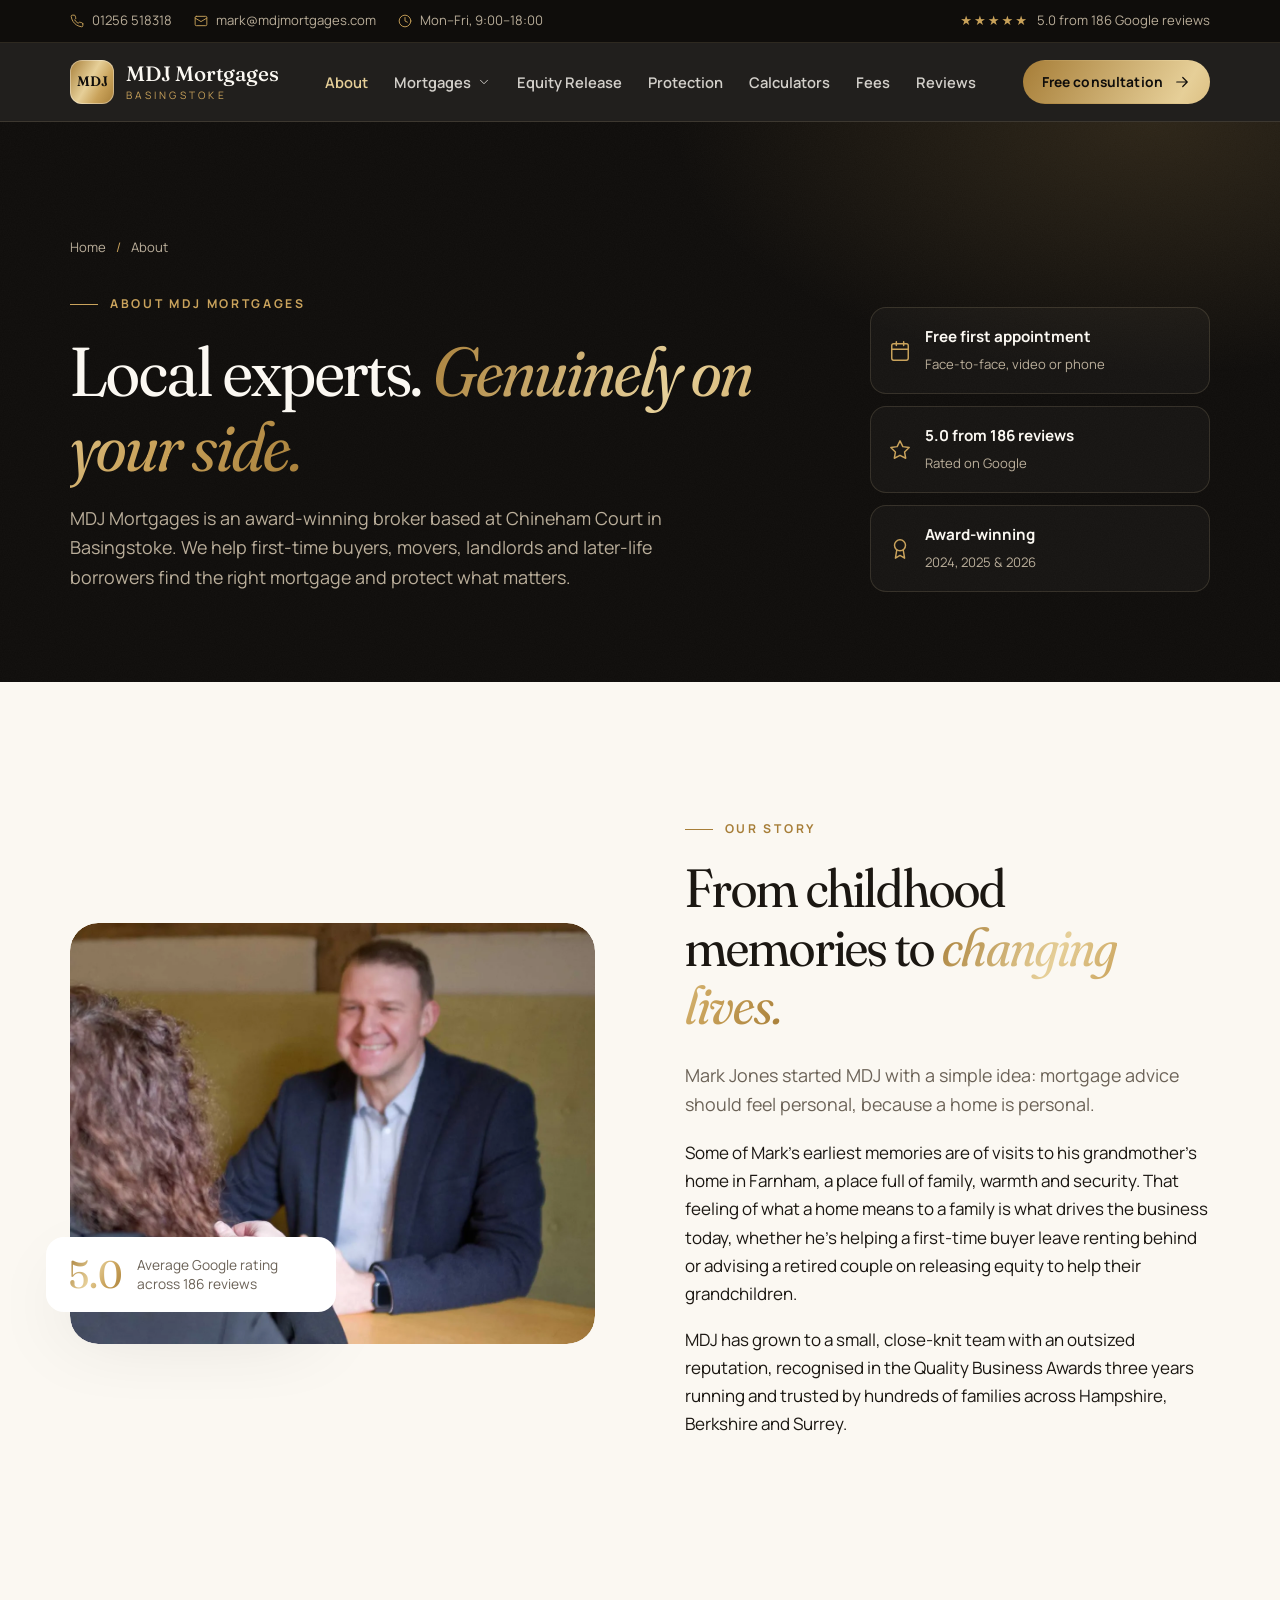
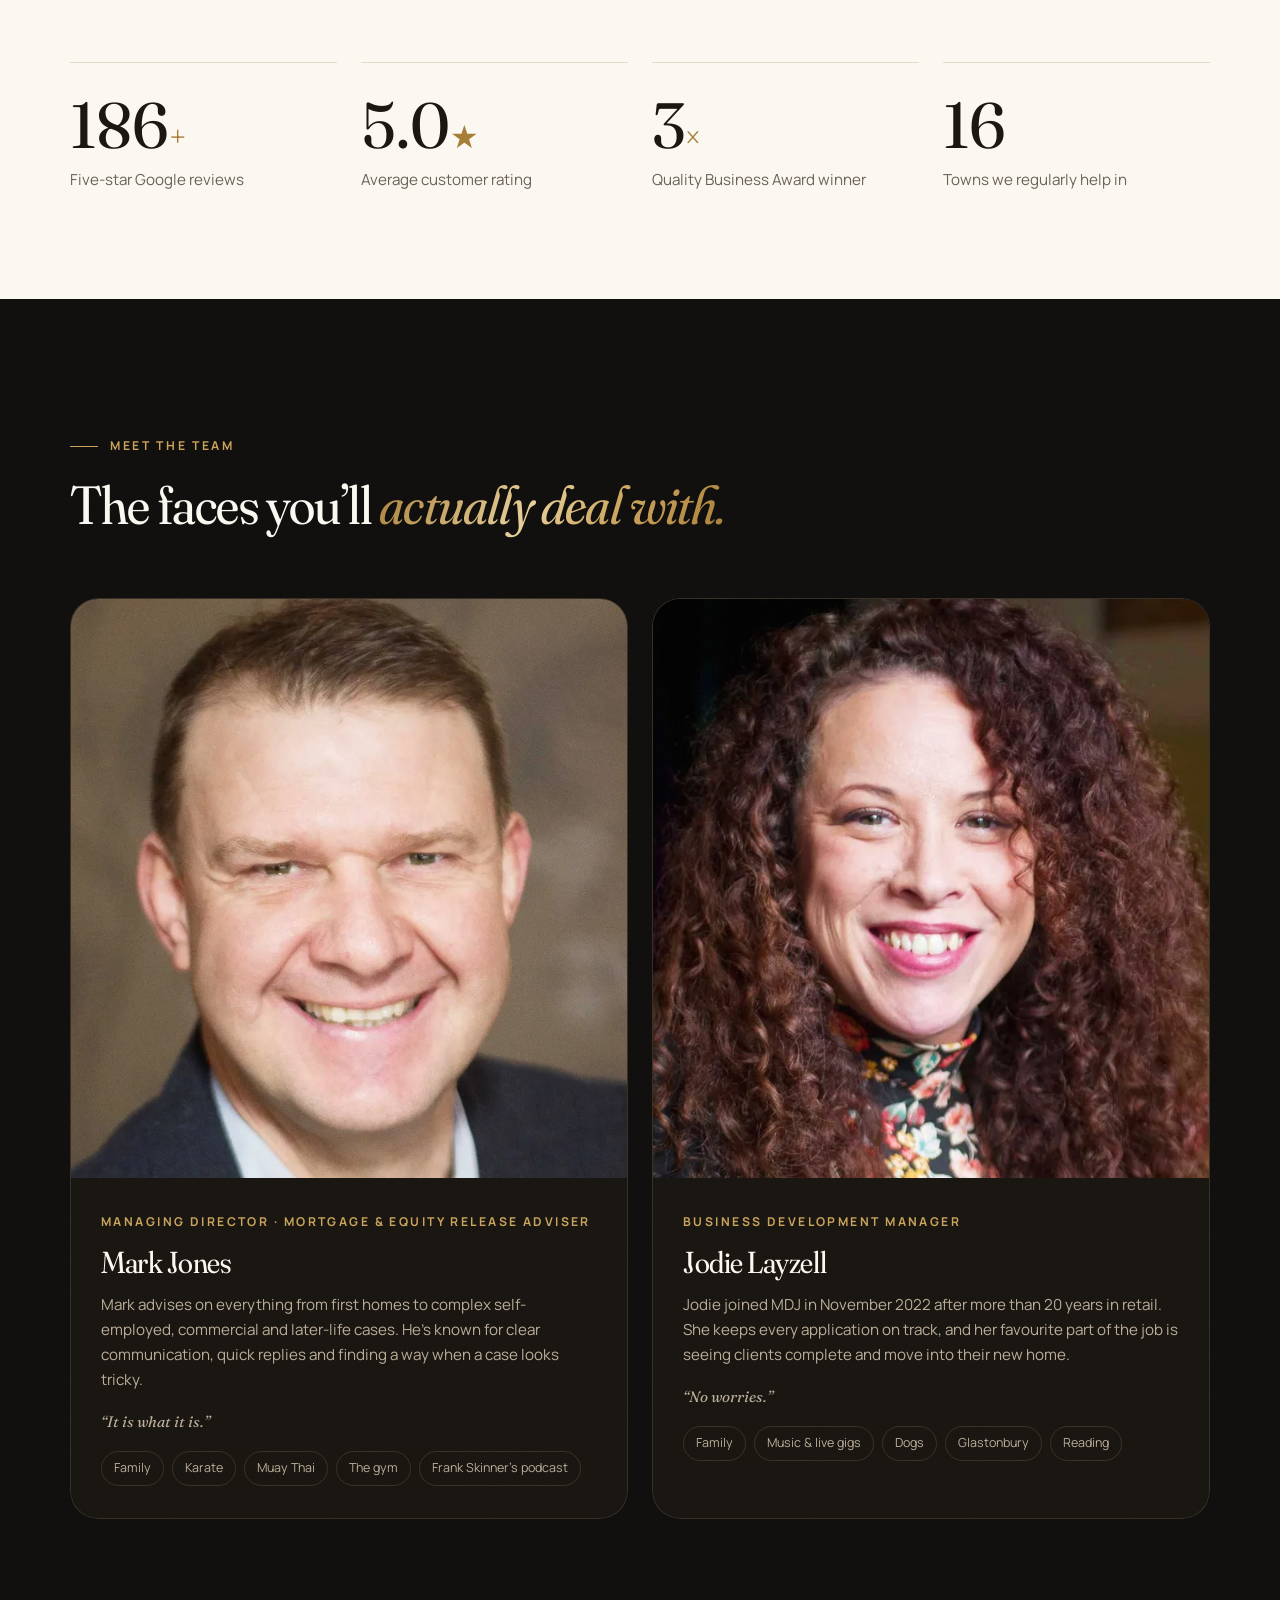
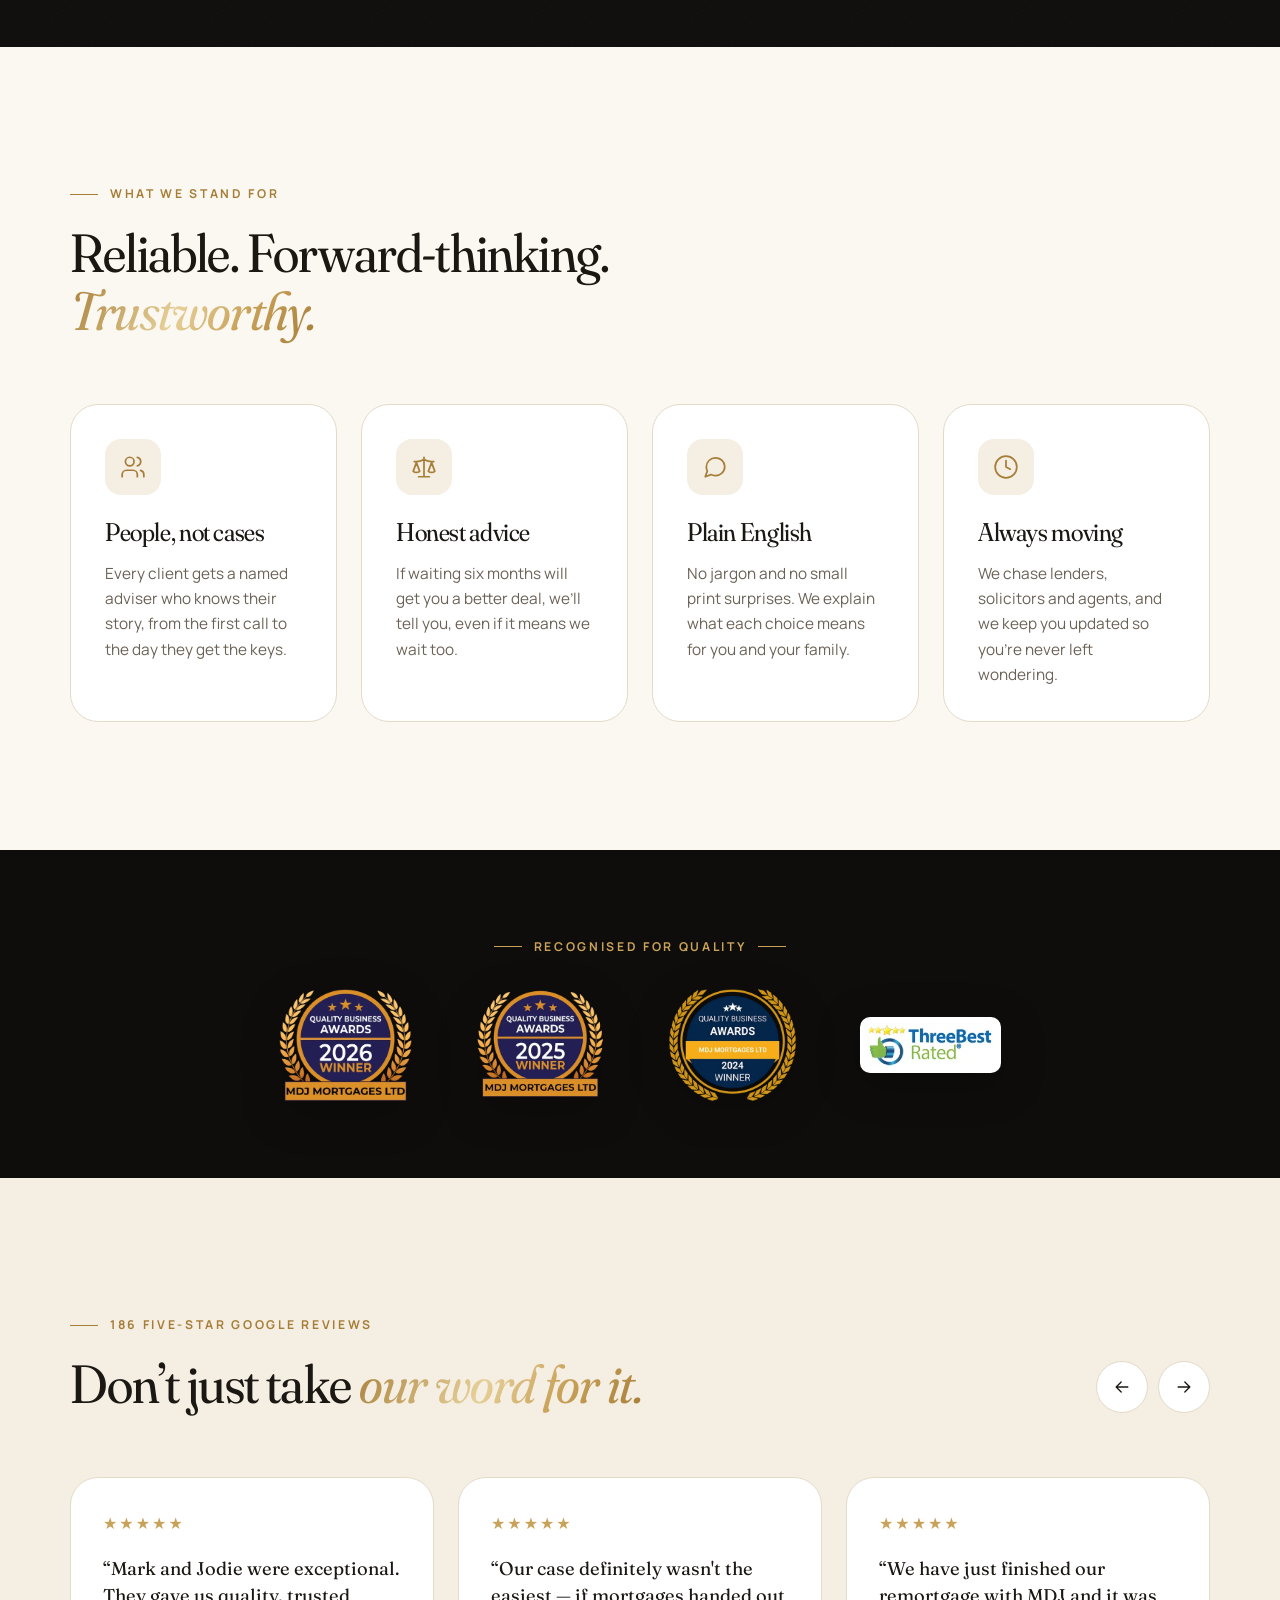
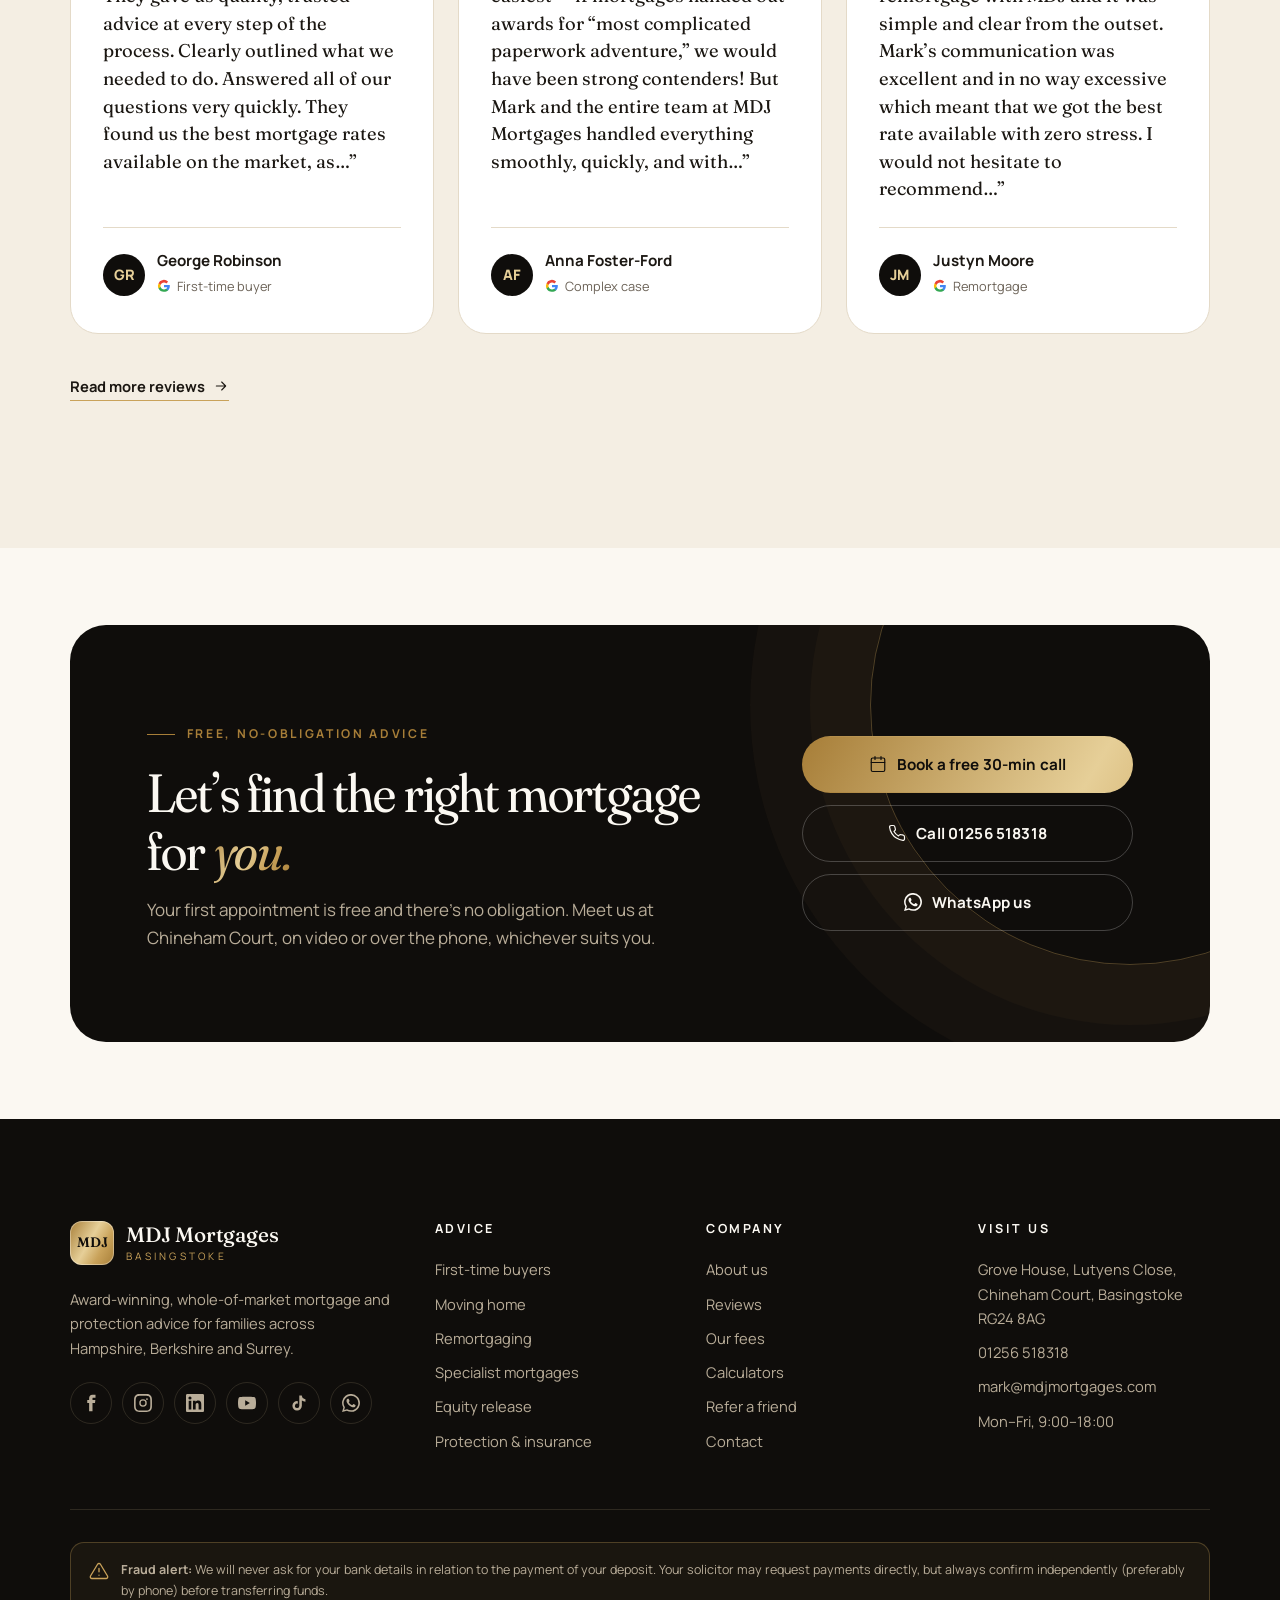
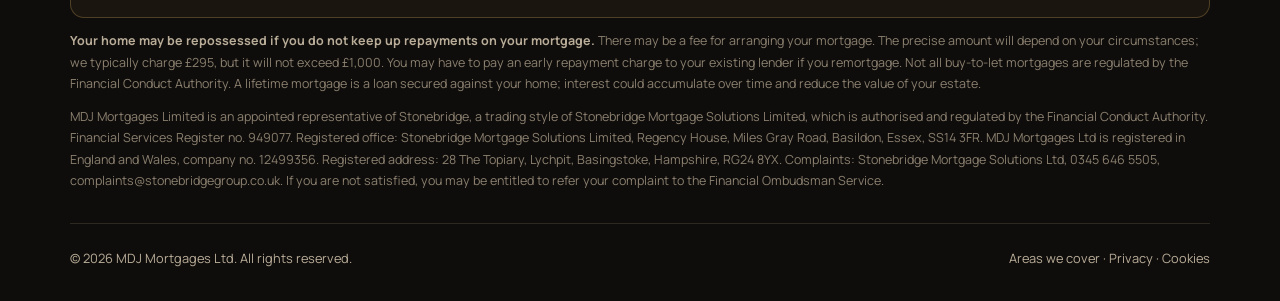
<file: about.html>
<!doctype html>
<html lang="en-GB">
<head>
<meta charset="utf-8">
<meta name="viewport" content="width=device-width, initial-scale=1">
<title>About Us | MDJ Mortgages, Basingstoke</title>
<meta name="description" content="Meet Mark Jones and Jodie Layzell, the award-winning team behind MDJ Mortgages in Basingstoke.">
<link rel="canonical" href="https://www.mdjmortgages.com/about.html">
<meta property="og:title" content="About Us | MDJ Mortgages, Basingstoke">
<meta property="og:description" content="Meet Mark Jones and Jodie Layzell, the award-winning team behind MDJ Mortgages in Basingstoke.">
<meta property="og:type" content="website">
<meta property="og:image" content="assets/img/mark.webp">
<meta name="theme-color" content="#0f0d0b">
<link rel="icon" href="data:image/svg+xml,%3Csvg xmlns='http://www.w3.org/2000/svg' viewBox='0 0 64 64'%3E%3Crect width='64' height='64' rx='16' fill='%23c9a25a'/%3E%3Ctext x='32' y='41' font-family='Georgia' font-size='22' text-anchor='middle' fill='%230f0d0b'%3EMDJ%3C/text%3E%3C/svg%3E">
<link rel="preconnect" href="https://fonts.googleapis.com">
<link rel="preconnect" href="https://fonts.gstatic.com" crossorigin>
<link href="https://fonts.googleapis.com/css2?family=Fraunces:ital,opsz,wght,SOFT@0,9..144,300..600,0..100;1,9..144,300..600,0..100&family=Manrope:wght@400;500;600;700;800&display=swap" rel="stylesheet">
<link rel="stylesheet" href="assets/css/styles.css?v=31893bf4d6">
<script type="application/ld+json">{"@context":"https://schema.org","@type":"FinancialService","name":"MDJ Mortgages Ltd","telephone":"+44 1256 518318","email":"mark@mdjmortgages.com","url":"https://www.mdjmortgages.com","address":{"@type":"PostalAddress","streetAddress":"Grove House, Lutyens Close, Chineham Court","addressLocality":"Basingstoke","postalCode":"RG24 8AG","addressCountry":"GB"},"openingHours":"Mo-Fr 09:00-18:00","areaServed":["Basingstoke","Hampshire","Berkshire","Surrey"],"aggregateRating":{"@type":"AggregateRating","ratingValue":"5.0","reviewCount":"186"}}</script>
</head>
<body>
<a class="skip-link" href="#main">Skip to content</a>
<div class="topbar"><div class="container">
  <div class="topbar-left">
    <a class="topbar-item" href="tel:+441256518318"><svg viewBox="0 0 24 24" fill="none" stroke="currentColor" stroke-width="1.6" stroke-linecap="round" stroke-linejoin="round" aria-hidden="true"><path d="M22 16.9v3a2 2 0 0 1-2.2 2 19.8 19.8 0 0 1-8.6-3.1 19.5 19.5 0 0 1-6-6A19.8 19.8 0 0 1 2.1 4.2 2 2 0 0 1 4.1 2h3a2 2 0 0 1 2 1.7c.1 1 .4 1.9.7 2.8a2 2 0 0 1-.5 2.1L8 9.9a16 16 0 0 0 6 6l1.3-1.3a2 2 0 0 1 2.1-.4c.9.3 1.8.6 2.8.7a2 2 0 0 1 1.7 2z"/></svg> 01256 518318</a>
    <a class="topbar-item hide-sm" href="mailto:mark@mdjmortgages.com"><svg viewBox="0 0 24 24" fill="none" stroke="currentColor" stroke-width="1.6" stroke-linecap="round" stroke-linejoin="round" aria-hidden="true"><rect x="2" y="4" width="20" height="16" rx="2"/><path d="m22 7-10 6L2 7"/></svg> mark@mdjmortgages.com</a>
    <span class="topbar-item hide-sm"><svg viewBox="0 0 24 24" fill="none" stroke="currentColor" stroke-width="1.6" stroke-linecap="round" stroke-linejoin="round" aria-hidden="true"><circle cx="12" cy="12" r="10"/><path d="M12 6v6l4 2"/></svg> Mon–Fri, 9:00–18:00</span>
  </div>
  <div class="topbar-right"><a class="topbar-item" href="reviews.html"><span class="stars" aria-label="5 out of 5 stars">★★★★★</span> 5.0 from 186 Google reviews</a></div>
</div></div>
<header class="header"><div class="container">
  <a class="logo" href="index.html" aria-label="MDJ Mortgages home"><span class="logo-mark">MDJ</span><span class="logo-text"><strong>MDJ Mortgages</strong><span>Basingstoke</span></span></a>
  <nav class="nav" aria-label="Main"><div class="nav-item"><a class="nav-link" href="about.html" aria-current="page">About</a></div><div class="nav-item has-mega"><a class="nav-link" href="mortgages.html" aria-haspopup="true">Mortgages <svg viewBox="0 0 24 24" fill="none" stroke="currentColor" stroke-width="1.6" stroke-linecap="round" stroke-linejoin="round" aria-hidden="true"><path d="m6 9 6 6 6-6"/></svg></a>
<div class="mega"><div class="mega-links"><a class="mega-link" href="mortgages.html#first-time-buyers"><span class="mega-icon"><svg viewBox="0 0 24 24" fill="none" stroke="currentColor" stroke-width="1.6" stroke-linecap="round" stroke-linejoin="round" aria-hidden="true"><circle cx="7.5" cy="15.5" r="5.5"/><path d="m21 2-9.6 9.6M15.5 7.5l3 3L22 7l-3-3"/></svg></span><span class="mega-text"><strong>First-time buyers</strong><small>From deposit to keys</small></span></a><a class="mega-link" href="mortgages.html#moving-home"><span class="mega-icon"><svg viewBox="0 0 24 24" fill="none" stroke="currentColor" stroke-width="1.6" stroke-linecap="round" stroke-linejoin="round" aria-hidden="true"><path d="M10 17h4V5H2v12h3M20 17h2v-3.3a1 1 0 0 0-.2-.6L18.3 9a1 1 0 0 0-.8-.4H14"/><circle cx="7.5" cy="17.5" r="2.5"/><circle cx="17.5" cy="17.5" r="2.5"/></svg></span><span class="mega-text"><strong>Moving home</strong><small>Port, borrow more or start fresh</small></span></a><a class="mega-link" href="mortgages.html#remortgage"><span class="mega-icon"><svg viewBox="0 0 24 24" fill="none" stroke="currentColor" stroke-width="1.6" stroke-linecap="round" stroke-linejoin="round" aria-hidden="true"><path d="M3 12a9 9 0 0 1 15-6.7L21 8M21 3v5h-5M21 12a9 9 0 0 1-15 6.7L3 16M3 21v-5h5"/></svg></span><span class="mega-text"><strong>Remortgaging</strong><small>Never drift onto a costly SVR</small></span></a><a class="mega-link" href="specialist.html#self-employed"><span class="mega-icon"><svg viewBox="0 0 24 24" fill="none" stroke="currentColor" stroke-width="1.6" stroke-linecap="round" stroke-linejoin="round" aria-hidden="true"><rect x="2" y="7" width="20" height="14" rx="2"/><path d="M16 21V5a2 2 0 0 0-2-2h-4a2 2 0 0 0-2 2v16"/></svg></span><span class="mega-text"><strong>Self-employed</strong><small>Directors, contractors & more</small></span></a><a class="mega-link" href="specialist.html#later-life"><span class="mega-icon"><svg viewBox="0 0 24 24" fill="none" stroke="currentColor" stroke-width="1.6" stroke-linecap="round" stroke-linejoin="round" aria-hidden="true"><circle cx="12" cy="12" r="4"/><path d="M12 2v2M12 20v2M4.9 4.9l1.4 1.4M17.7 17.7l1.4 1.4M2 12h2M20 12h2M6.3 17.7l-1.4 1.4M19.1 4.9l-1.4 1.4"/></svg></span><span class="mega-text"><strong>Later life & retirement</strong><small>Borrowing into retirement</small></span></a><a class="mega-link" href="specialist.html"><span class="mega-icon"><svg viewBox="0 0 24 24" fill="none" stroke="currentColor" stroke-width="1.6" stroke-linecap="round" stroke-linejoin="round" aria-hidden="true"><path d="m12 2 10 5-10 5L2 7z"/><path d="m2 17 10 5 10-5M2 12l10 5 10-5"/></svg></span><span class="mega-text"><strong>All specialist lending</strong><small>Commercial, visas & more</small></span></a></div><div class="mega-feature"><div><span class="eyebrow">No obligation</span><h4>Not sure where to start?</h4><p>Book a 30-minute discovery call and we’ll map out your options, with no obligation.</p></div><a class="btn btn-gold btn-sm" href="https://calendly.com/mdjmortgages/free-30-minute-discovery-meeting-clone" target="_blank" rel="noopener">Book a call <svg viewBox="0 0 24 24" fill="none" stroke="currentColor" stroke-width="1.6" stroke-linecap="round" stroke-linejoin="round" aria-hidden="true"><path d="M5 12h14M13 6l6 6-6 6"/></svg></a></div></div></div><div class="nav-item"><a class="nav-link" href="equity-release.html">Equity Release</a></div><div class="nav-item"><a class="nav-link" href="protection.html">Protection</a></div><div class="nav-item"><a class="nav-link" href="calculators.html">Calculators</a></div><div class="nav-item"><a class="nav-link" href="fees.html">Fees</a></div><div class="nav-item"><a class="nav-link" href="reviews.html">Reviews</a></div></nav>
  <div class="header-cta">
    <a class="header-phone" href="tel:+441256518318"><svg viewBox="0 0 24 24" fill="none" stroke="currentColor" stroke-width="1.6" stroke-linecap="round" stroke-linejoin="round" aria-hidden="true"><path d="M22 16.9v3a2 2 0 0 1-2.2 2 19.8 19.8 0 0 1-8.6-3.1 19.5 19.5 0 0 1-6-6A19.8 19.8 0 0 1 2.1 4.2 2 2 0 0 1 4.1 2h3a2 2 0 0 1 2 1.7c.1 1 .4 1.9.7 2.8a2 2 0 0 1-.5 2.1L8 9.9a16 16 0 0 0 6 6l1.3-1.3a2 2 0 0 1 2.1-.4c.9.3 1.8.6 2.8.7a2 2 0 0 1 1.7 2z"/></svg> 01256 518318</a>
    <a class="btn btn-gold btn-sm" href="contact.html">Free consultation <svg viewBox="0 0 24 24" fill="none" stroke="currentColor" stroke-width="1.6" stroke-linecap="round" stroke-linejoin="round" aria-hidden="true"><path d="M5 12h14M13 6l6 6-6 6"/></svg></a>
    <button class="burger" aria-label="Open menu" aria-controls="drawer"><svg viewBox="0 0 24 24" fill="none" stroke="currentColor" stroke-width="1.6" stroke-linecap="round" stroke-linejoin="round" aria-hidden="true"><path d="M4 7h16M4 12h16M4 17h10"/></svg></button>
  </div>
</div></header>
<div class="drawer" id="drawer" aria-label="Menu">
  <div class="drawer-backdrop"></div>
  <div class="drawer-panel" role="dialog" aria-modal="true" aria-label="Site menu">
    <div class="drawer-head"><a class="logo" href="index.html"><span class="logo-mark">MDJ</span><span class="logo-text"><strong>MDJ Mortgages</strong><span>Basingstoke</span></span></a><button class="burger drawer-close" style="display:grid" aria-label="Close menu"><svg viewBox="0 0 24 24" fill="none" stroke="currentColor" stroke-width="1.6" stroke-linecap="round" stroke-linejoin="round" aria-hidden="true"><path d="M18 6 6 18M6 6l12 12"/></svg></button></div>
    <nav class="drawer-nav"><a href="index.html">Home <svg viewBox="0 0 24 24" fill="none" stroke="currentColor" stroke-width="1.6" stroke-linecap="round" stroke-linejoin="round" aria-hidden="true"><path d="M5 12h14M13 6l6 6-6 6"/></svg></a><a href="about.html">About <svg viewBox="0 0 24 24" fill="none" stroke="currentColor" stroke-width="1.6" stroke-linecap="round" stroke-linejoin="round" aria-hidden="true"><path d="M5 12h14M13 6l6 6-6 6"/></svg></a><a href="mortgages.html">Mortgages <svg viewBox="0 0 24 24" fill="none" stroke="currentColor" stroke-width="1.6" stroke-linecap="round" stroke-linejoin="round" aria-hidden="true"><path d="M5 12h14M13 6l6 6-6 6"/></svg></a><a class="sub" href="mortgages.html#first-time-buyers">First-time buyers</a><a class="sub" href="mortgages.html#moving-home">Moving home</a><a class="sub" href="mortgages.html#remortgage">Remortgaging</a><a class="sub" href="specialist.html#self-employed">Self-employed</a><a class="sub" href="specialist.html#later-life">Later life & retirement</a><a class="sub" href="specialist.html">All specialist lending</a><a href="equity-release.html">Equity Release <svg viewBox="0 0 24 24" fill="none" stroke="currentColor" stroke-width="1.6" stroke-linecap="round" stroke-linejoin="round" aria-hidden="true"><path d="M5 12h14M13 6l6 6-6 6"/></svg></a><a href="protection.html">Protection <svg viewBox="0 0 24 24" fill="none" stroke="currentColor" stroke-width="1.6" stroke-linecap="round" stroke-linejoin="round" aria-hidden="true"><path d="M5 12h14M13 6l6 6-6 6"/></svg></a><a href="calculators.html">Calculators <svg viewBox="0 0 24 24" fill="none" stroke="currentColor" stroke-width="1.6" stroke-linecap="round" stroke-linejoin="round" aria-hidden="true"><path d="M5 12h14M13 6l6 6-6 6"/></svg></a><a href="fees.html">Fees <svg viewBox="0 0 24 24" fill="none" stroke="currentColor" stroke-width="1.6" stroke-linecap="round" stroke-linejoin="round" aria-hidden="true"><path d="M5 12h14M13 6l6 6-6 6"/></svg></a><a href="reviews.html">Reviews <svg viewBox="0 0 24 24" fill="none" stroke="currentColor" stroke-width="1.6" stroke-linecap="round" stroke-linejoin="round" aria-hidden="true"><path d="M5 12h14M13 6l6 6-6 6"/></svg></a><a href="areas.html">Areas we cover <svg viewBox="0 0 24 24" fill="none" stroke="currentColor" stroke-width="1.6" stroke-linecap="round" stroke-linejoin="round" aria-hidden="true"><path d="M5 12h14M13 6l6 6-6 6"/></svg></a><a href="contact.html">Contact <svg viewBox="0 0 24 24" fill="none" stroke="currentColor" stroke-width="1.6" stroke-linecap="round" stroke-linejoin="round" aria-hidden="true"><path d="M5 12h14M13 6l6 6-6 6"/></svg></a></nav>
    <div class="drawer-foot">
      <a class="btn btn-gold btn-block" href="https://calendly.com/mdjmortgages/free-30-minute-discovery-meeting-clone" target="_blank" rel="noopener">Book a free call <svg viewBox="0 0 24 24" fill="none" stroke="currentColor" stroke-width="1.6" stroke-linecap="round" stroke-linejoin="round" aria-hidden="true"><path d="M5 12h14M13 6l6 6-6 6"/></svg></a>
      <a class="btn btn-ghost btn-block" style="color:var(--paper);border-color:rgba(255,255,255,.2)" href="tel:+441256518318"><svg viewBox="0 0 24 24" fill="none" stroke="currentColor" stroke-width="1.6" stroke-linecap="round" stroke-linejoin="round" aria-hidden="true"><path d="M22 16.9v3a2 2 0 0 1-2.2 2 19.8 19.8 0 0 1-8.6-3.1 19.5 19.5 0 0 1-6-6A19.8 19.8 0 0 1 2.1 4.2 2 2 0 0 1 4.1 2h3a2 2 0 0 1 2 1.7c.1 1 .4 1.9.7 2.8a2 2 0 0 1-.5 2.1L8 9.9a16 16 0 0 0 6 6l1.3-1.3a2 2 0 0 1 2.1-.4c.9.3 1.8.6 2.8.7a2 2 0 0 1 1.7 2z"/></svg> 01256 518318</a>
    </div>
  </div>
</div>
<main id="main">

<section class="page-hero dark grain"><div class="container">
  <div>
    <nav class="breadcrumb" aria-label="Breadcrumb"><a href="index.html">Home</a><span aria-hidden="true">/</span><span>About</span></nav>
    <span class="eyebrow">About MDJ Mortgages</span>
    <h1 class="reveal">Local experts. <em class='gold'>Genuinely on your side.</em></h1>
    <p class="lead reveal reveal-d1">MDJ Mortgages is an award-winning broker based at Chineham Court in Basingstoke. We help first-time buyers, movers, landlords and later-life borrowers find the right mortgage and protect what matters.</p>
  </div>
  <div class="page-hero-aside"><div class="hero-chip reveal reveal-d1"><svg viewBox="0 0 24 24" fill="none" stroke="currentColor" stroke-width="1.6" stroke-linecap="round" stroke-linejoin="round" aria-hidden="true"><rect x="3" y="4" width="18" height="18" rx="2"/><path d="M16 2v4M8 2v4M3 10h18"/></svg><div><strong>Free first appointment</strong><span>Face-to-face, video or phone</span></div></div><div class="hero-chip reveal reveal-d2"><svg viewBox="0 0 24 24" fill="none" stroke="currentColor" stroke-width="1.6" stroke-linecap="round" stroke-linejoin="round" aria-hidden="true"><path d="m12 2 3.1 6.3 6.9 1-5 4.9 1.2 6.8L12 17.8 5.8 21l1.2-6.8-5-4.9 6.9-1z"/></svg><div><strong>5.0 from 186 reviews</strong><span>Rated on Google</span></div></div><div class="hero-chip reveal reveal-d3"><svg viewBox="0 0 24 24" fill="none" stroke="currentColor" stroke-width="1.6" stroke-linecap="round" stroke-linejoin="round" aria-hidden="true"><circle cx="12" cy="8" r="6"/><path d="M15.5 13 17 22l-5-3-5 3 1.5-9"/></svg><div><strong>Award-winning</strong><span>2024, 2025 & 2026</span></div></div></div>
</div></section>

<section class="section"><div class="container split">
  <div class="media-wrap reveal"><div class="media"><img src="assets/img/meeting.webp" alt="Mark Jones in a client meeting" loading="lazy" width="1200" height="960"></div>
  <div class="media-tag"><span class="num">5.0</span><span>Average Google rating across 186 reviews</span></div></div>
  <div class="reveal reveal-d1">
    <span class="eyebrow">Our story</span>
    <h2>From childhood memories to <em class="gold">changing lives.</em></h2>
    <p class="lead">Mark Jones started MDJ with a simple idea: mortgage advice should feel personal, because a home is personal.</p>
    <p>Some of Mark’s earliest memories are of visits to his grandmother’s home in Farnham, a place full of family, warmth and security. That feeling of what a home means to a family is what drives the business today, whether he’s helping a first-time buyer leave renting behind or advising a retired couple on releasing equity to help their grandchildren.</p>
    <p>MDJ has grown to a small, close-knit team with an outsized reputation, recognised in the Quality Business Awards three years running and trusted by hundreds of families across Hampshire, Berkshire and Surrey.</p>
  </div>
</div></section>

<section class="section-sm"><div class="container"><div class="stats">
  <div class="stat reveal"><div class="num"><span data-count="186">186</span><small>+</small></div><p>Five-star Google reviews</p></div>
  <div class="stat reveal reveal-d1"><div class="num"><span data-count="5.0">5.0</span><small>★</small></div><p>Average customer rating</p></div>
  <div class="stat reveal reveal-d2"><div class="num"><span data-count="3">3</span><small>×</small></div><p>Quality Business Award winner</p></div>
  <div class="stat reveal reveal-d3"><div class="num"><span data-count="16">16</span></div><p>Towns we regularly help in</p></div>
</div></div></section>

<section class="section dark grain"><div class="container">
  <div class="section-head"><div><span class="eyebrow">Meet the team</span><h2 class="reveal">The faces you’ll <em class="gold">actually deal with.</em></h2></div></div>
  <div class="grid grid-2">
    <div class="team-card reveal" style="background:var(--ink-2);border:1px solid var(--line-dark)"><div class="photo"><img src="assets/img/mark.webp" alt="Mark Jones, Managing Director" loading="lazy" width="900" height="720"></div>
      <div class="team-body"><span class="role">Managing Director · Mortgage & Equity Release Adviser</span><h3>Mark Jones</h3>
      <p>Mark advises on everything from first homes to complex self-employed, commercial and later-life cases. He’s known for clear communication, quick replies and finding a way when a case looks tricky.</p>
      <p class="team-quote">“It is what it is.”</p>
      <div class="tags"><span class="tag">Family</span><span class="tag">Karate</span><span class="tag">Muay Thai</span><span class="tag">The gym</span><span class="tag">Frank Skinner’s podcast</span></div></div></div>
    <div class="team-card reveal reveal-d1" style="background:var(--ink-2);border:1px solid var(--line-dark)"><div class="photo"><img src="assets/img/jodie.webp" alt="Jodie Layzell, Business Development Manager" loading="lazy" width="900" height="720"></div>
      <div class="team-body"><span class="role">Business Development Manager</span><h3>Jodie Layzell</h3>
      <p>Jodie joined MDJ in November 2022 after more than 20 years in retail. She keeps every application on track, and her favourite part of the job is seeing clients complete and move into their new home.</p>
      <p class="team-quote">“No worries.”</p>
      <div class="tags"><span class="tag">Family</span><span class="tag">Music & live gigs</span><span class="tag">Dogs</span><span class="tag">Glastonbury</span><span class="tag">Reading</span></div></div></div>
  </div>
</div></section>

<section class="section"><div class="container">
  <div class="section-head"><div><span class="eyebrow">What we stand for</span><h2 class="reveal">Reliable. Forward-thinking. <em class="gold">Trustworthy.</em></h2></div></div>
  <div class="grid grid-4"><div class="pillar reveal reveal-d1"><div class="card-icon"><svg viewBox="0 0 24 24" fill="none" stroke="currentColor" stroke-width="1.6" stroke-linecap="round" stroke-linejoin="round" aria-hidden="true"><path d="M16 21v-2a4 4 0 0 0-4-4H6a4 4 0 0 0-4 4v2"/><circle cx="9" cy="7" r="4"/><path d="M22 21v-2a4 4 0 0 0-3-3.9M16 3.1a4 4 0 0 1 0 7.8"/></svg></div><h3>People, not cases</h3><p>Every client gets a named adviser who knows their story, from the first call to the day they get the keys.</p></div><div class="pillar reveal reveal-d2"><div class="card-icon"><svg viewBox="0 0 24 24" fill="none" stroke="currentColor" stroke-width="1.6" stroke-linecap="round" stroke-linejoin="round" aria-hidden="true"><path d="m16 16 3-8 3 8c-.9.7-1.9 1-3 1s-2.1-.3-3-1ZM2 16l3-8 3 8c-.9.7-1.9 1-3 1s-2.1-.3-3-1ZM7 21h10M12 3v18M3 7h2c2 0 5-1 7-2 2 1 5 2 7 2h2"/></svg></div><h3>Honest advice</h3><p>If waiting six months will get you a better deal, we’ll tell you, even if it means we wait too.</p></div><div class="pillar reveal reveal-d3"><div class="card-icon"><svg viewBox="0 0 24 24" fill="none" stroke="currentColor" stroke-width="1.6" stroke-linecap="round" stroke-linejoin="round" aria-hidden="true"><path d="M21 11.5a8.4 8.4 0 0 1-9 8.4 8.6 8.6 0 0 1-3.8-.9L3 21l1.9-5.2a8.4 8.4 0 0 1-.9-3.8 8.5 8.5 0 0 1 8.5-8.5h.5a8.5 8.5 0 0 1 8 8z"/></svg></div><h3>Plain English</h3><p>No jargon and no small print surprises. We explain what each choice means for you and your family.</p></div><div class="pillar reveal reveal-d4"><div class="card-icon"><svg viewBox="0 0 24 24" fill="none" stroke="currentColor" stroke-width="1.6" stroke-linecap="round" stroke-linejoin="round" aria-hidden="true"><circle cx="12" cy="12" r="10"/><path d="M12 6v6l4 2"/></svg></div><h3>Always moving</h3><p>We chase lenders, solicitors and agents, and we keep you updated so you’re never left wondering.</p></div></div>
</div></section>

<section class="section-sm dark"><div class="container center">
  <span class="eyebrow">Recognised for quality</span>
  <div class="awards reveal" style="margin-top:12px">
    <img src="assets/img/award-2026.webp" alt="Quality Business Awards 2026 — The Best Mortgage Broker, Basingstoke and Deane" loading="lazy" width="132" height="112">
    <img src="assets/img/award-2025.webp" alt="Quality Business Awards 2025 winner badge" loading="lazy" width="129" height="112">
    <img src="assets/img/award-2024.webp" alt="Quality Business Awards 2024 winner badge" loading="lazy" width="127" height="112">
    <img class="wide" src="assets/img/three-best-rated.webp" alt="Three Best Rated accreditation" loading="lazy" width="165" height="56" style="background:#fff;border-radius:10px;padding:6px">
  </div>
</div></section>
<section class="section ivory"><div class="container">
  <div class="section-head">
    <div><span class="eyebrow">186 five-star Google reviews</span><h2 class="reveal">Don’t just take <em class='gold'>our word for it.</em></h2></div>
    <div class="slider-nav"><button class="slider-btn" data-dir="-1" aria-label="Previous reviews"><svg viewBox="0 0 24 24" fill="none" stroke="currentColor" stroke-width="1.6" stroke-linecap="round" stroke-linejoin="round" aria-hidden="true"><path d="M19 12H5M11 6l-6 6 6 6"/></svg></button><button class="slider-btn" data-dir="1" aria-label="Next reviews"><svg viewBox="0 0 24 24" fill="none" stroke="currentColor" stroke-width="1.6" stroke-linecap="round" stroke-linejoin="round" aria-hidden="true"><path d="M5 12h14M13 6l6 6-6 6"/></svg></button></div>
  </div>
  <div class="review-slider reveal"><div class="review-track"><article class="review"><div class="stars" aria-label="5 stars">★★★★★</div><blockquote>“Mark and Jodie were exceptional. They gave us quality, trusted advice at every step of the process. Clearly outlined what we needed to do. Answered all of our questions very quickly. They found us the best mortgage rates available on the market, as…”</blockquote>
<div class="review-author"><span class="initial">GR</span><div><strong>George Robinson</strong><span><svg viewBox="0 0 24 24" fill="none" stroke="currentColor" stroke-width="1.6" stroke-linecap="round" stroke-linejoin="round" aria-hidden="true"><path d="M21.8 10.2H12v3.9h5.6a4.8 4.8 0 0 1-2.1 3.1v2.6h3.4c2-1.8 3.1-4.5 3.1-7.7 0-.7 0-1.3-.2-1.9Z" fill="#4285F4" stroke="none"/><path d="M12 22c2.8 0 5.2-.9 6.9-2.5l-3.4-2.6c-.9.6-2.1 1-3.5 1-2.7 0-5-1.8-5.8-4.3H2.7v2.7A10 10 0 0 0 12 22Z" fill="#34A853" stroke="none"/><path d="M6.2 13.6a6 6 0 0 1 0-3.8V7.1H2.7a10 10 0 0 0 0 9.2z" fill="#FBBC05" stroke="none"/><path d="M12 5.9c1.5 0 2.9.5 4 1.6l3-3A10 10 0 0 0 2.7 7.1l3.5 2.7C7 7.7 9.3 5.9 12 5.9Z" fill="#EA4335" stroke="none"/></svg> First-time buyer</span></div></div></article><article class="review"><div class="stars" aria-label="5 stars">★★★★★</div><blockquote>“Our case definitely wasn't the easiest — if mortgages handed out awards for “most complicated paperwork adventure,” we would have been strong contenders! But Mark and the entire team at MDJ Mortgages handled everything smoothly, quickly, and with…”</blockquote>
<div class="review-author"><span class="initial">AF</span><div><strong>Anna Foster-Ford</strong><span><svg viewBox="0 0 24 24" fill="none" stroke="currentColor" stroke-width="1.6" stroke-linecap="round" stroke-linejoin="round" aria-hidden="true"><path d="M21.8 10.2H12v3.9h5.6a4.8 4.8 0 0 1-2.1 3.1v2.6h3.4c2-1.8 3.1-4.5 3.1-7.7 0-.7 0-1.3-.2-1.9Z" fill="#4285F4" stroke="none"/><path d="M12 22c2.8 0 5.2-.9 6.9-2.5l-3.4-2.6c-.9.6-2.1 1-3.5 1-2.7 0-5-1.8-5.8-4.3H2.7v2.7A10 10 0 0 0 12 22Z" fill="#34A853" stroke="none"/><path d="M6.2 13.6a6 6 0 0 1 0-3.8V7.1H2.7a10 10 0 0 0 0 9.2z" fill="#FBBC05" stroke="none"/><path d="M12 5.9c1.5 0 2.9.5 4 1.6l3-3A10 10 0 0 0 2.7 7.1l3.5 2.7C7 7.7 9.3 5.9 12 5.9Z" fill="#EA4335" stroke="none"/></svg> Complex case</span></div></div></article><article class="review"><div class="stars" aria-label="5 stars">★★★★★</div><blockquote>“We have just finished our remortgage with MDJ and it was simple and clear from the outset. Mark’s communication was excellent and in no way excessive which meant that we got the best rate available with zero stress. I would not hesitate to recommend…”</blockquote>
<div class="review-author"><span class="initial">JM</span><div><strong>Justyn Moore</strong><span><svg viewBox="0 0 24 24" fill="none" stroke="currentColor" stroke-width="1.6" stroke-linecap="round" stroke-linejoin="round" aria-hidden="true"><path d="M21.8 10.2H12v3.9h5.6a4.8 4.8 0 0 1-2.1 3.1v2.6h3.4c2-1.8 3.1-4.5 3.1-7.7 0-.7 0-1.3-.2-1.9Z" fill="#4285F4" stroke="none"/><path d="M12 22c2.8 0 5.2-.9 6.9-2.5l-3.4-2.6c-.9.6-2.1 1-3.5 1-2.7 0-5-1.8-5.8-4.3H2.7v2.7A10 10 0 0 0 12 22Z" fill="#34A853" stroke="none"/><path d="M6.2 13.6a6 6 0 0 1 0-3.8V7.1H2.7a10 10 0 0 0 0 9.2z" fill="#FBBC05" stroke="none"/><path d="M12 5.9c1.5 0 2.9.5 4 1.6l3-3A10 10 0 0 0 2.7 7.1l3.5 2.7C7 7.7 9.3 5.9 12 5.9Z" fill="#EA4335" stroke="none"/></svg> Remortgage</span></div></div></article><article class="review"><div class="stars" aria-label="5 stars">★★★★★</div><blockquote>“I’ve just completed on my first ever property which was definitely made possible thanks to the help of Mark and Jodie at MDJ Mortgages. I came to them looking for advice really early on when I was just thinking about maybe buying after being sick of…”</blockquote>
<div class="review-author"><span class="initial">EC</span><div><strong>Ellie Caldwell</strong><span><svg viewBox="0 0 24 24" fill="none" stroke="currentColor" stroke-width="1.6" stroke-linecap="round" stroke-linejoin="round" aria-hidden="true"><path d="M21.8 10.2H12v3.9h5.6a4.8 4.8 0 0 1-2.1 3.1v2.6h3.4c2-1.8 3.1-4.5 3.1-7.7 0-.7 0-1.3-.2-1.9Z" fill="#4285F4" stroke="none"/><path d="M12 22c2.8 0 5.2-.9 6.9-2.5l-3.4-2.6c-.9.6-2.1 1-3.5 1-2.7 0-5-1.8-5.8-4.3H2.7v2.7A10 10 0 0 0 12 22Z" fill="#34A853" stroke="none"/><path d="M6.2 13.6a6 6 0 0 1 0-3.8V7.1H2.7a10 10 0 0 0 0 9.2z" fill="#FBBC05" stroke="none"/><path d="M12 5.9c1.5 0 2.9.5 4 1.6l3-3A10 10 0 0 0 2.7 7.1l3.5 2.7C7 7.7 9.3 5.9 12 5.9Z" fill="#EA4335" stroke="none"/></svg> First-time solo buyer</span></div></div></article><article class="review"><div class="stars" aria-label="5 stars">★★★★★</div><blockquote>“Mark and Jodie from MDJ Mortgages have been incredible throughout. So professional, diligent and knowledgeable. Our case had a few delays through no fault of MDJ Mortgages but they remained supportive and informative throughout, working incredibly…”</blockquote>
<div class="review-author"><span class="initial">AS</span><div><strong>Alisha Shepherd</strong><span><svg viewBox="0 0 24 24" fill="none" stroke="currentColor" stroke-width="1.6" stroke-linecap="round" stroke-linejoin="round" aria-hidden="true"><path d="M21.8 10.2H12v3.9h5.6a4.8 4.8 0 0 1-2.1 3.1v2.6h3.4c2-1.8 3.1-4.5 3.1-7.7 0-.7 0-1.3-.2-1.9Z" fill="#4285F4" stroke="none"/><path d="M12 22c2.8 0 5.2-.9 6.9-2.5l-3.4-2.6c-.9.6-2.1 1-3.5 1-2.7 0-5-1.8-5.8-4.3H2.7v2.7A10 10 0 0 0 12 22Z" fill="#34A853" stroke="none"/><path d="M6.2 13.6a6 6 0 0 1 0-3.8V7.1H2.7a10 10 0 0 0 0 9.2z" fill="#FBBC05" stroke="none"/><path d="M12 5.9c1.5 0 2.9.5 4 1.6l3-3A10 10 0 0 0 2.7 7.1l3.5 2.7C7 7.7 9.3 5.9 12 5.9Z" fill="#EA4335" stroke="none"/></svg> Home purchase</span></div></div></article><article class="review"><div class="stars" aria-label="5 stars">★★★★★</div><blockquote>“Great service! Mark, Matt and Jodie are very friendly, knowledgeable and professional. They explained the best lenders and options for my circumstances, secured a strong rate and kept me informed throughout.”</blockquote>
<div class="review-author"><span class="initial">JD</span><div><strong>Jon Dawson</strong><span><svg viewBox="0 0 24 24" fill="none" stroke="currentColor" stroke-width="1.6" stroke-linecap="round" stroke-linejoin="round" aria-hidden="true"><path d="M21.8 10.2H12v3.9h5.6a4.8 4.8 0 0 1-2.1 3.1v2.6h3.4c2-1.8 3.1-4.5 3.1-7.7 0-.7 0-1.3-.2-1.9Z" fill="#4285F4" stroke="none"/><path d="M12 22c2.8 0 5.2-.9 6.9-2.5l-3.4-2.6c-.9.6-2.1 1-3.5 1-2.7 0-5-1.8-5.8-4.3H2.7v2.7A10 10 0 0 0 12 22Z" fill="#34A853" stroke="none"/><path d="M6.2 13.6a6 6 0 0 1 0-3.8V7.1H2.7a10 10 0 0 0 0 9.2z" fill="#FBBC05" stroke="none"/><path d="M12 5.9c1.5 0 2.9.5 4 1.6l3-3A10 10 0 0 0 2.7 7.1l3.5 2.7C7 7.7 9.3 5.9 12 5.9Z" fill="#EA4335" stroke="none"/></svg> Google review</span></div></div></article><article class="review"><div class="stars" aria-label="5 stars">★★★★★</div><blockquote>“Mark and Jodie made what was a very stressful period, significantly easier.”</blockquote>
<div class="review-author"><span class="initial">TW</span><div><strong>Tristan Ware</strong><span><svg viewBox="0 0 24 24" fill="none" stroke="currentColor" stroke-width="1.6" stroke-linecap="round" stroke-linejoin="round" aria-hidden="true"><path d="M21.8 10.2H12v3.9h5.6a4.8 4.8 0 0 1-2.1 3.1v2.6h3.4c2-1.8 3.1-4.5 3.1-7.7 0-.7 0-1.3-.2-1.9Z" fill="#4285F4" stroke="none"/><path d="M12 22c2.8 0 5.2-.9 6.9-2.5l-3.4-2.6c-.9.6-2.1 1-3.5 1-2.7 0-5-1.8-5.8-4.3H2.7v2.7A10 10 0 0 0 12 22Z" fill="#34A853" stroke="none"/><path d="M6.2 13.6a6 6 0 0 1 0-3.8V7.1H2.7a10 10 0 0 0 0 9.2z" fill="#FBBC05" stroke="none"/><path d="M12 5.9c1.5 0 2.9.5 4 1.6l3-3A10 10 0 0 0 2.7 7.1l3.5 2.7C7 7.7 9.3 5.9 12 5.9Z" fill="#EA4335" stroke="none"/></svg> Google review</span></div></div></article><article class="review"><div class="stars" aria-label="5 stars">★★★★★</div><blockquote>“Thank you Mark and Jodie, top job.”</blockquote>
<div class="review-author"><span class="initial">PB</span><div><strong>Pauly Blunden</strong><span><svg viewBox="0 0 24 24" fill="none" stroke="currentColor" stroke-width="1.6" stroke-linecap="round" stroke-linejoin="round" aria-hidden="true"><path d="M21.8 10.2H12v3.9h5.6a4.8 4.8 0 0 1-2.1 3.1v2.6h3.4c2-1.8 3.1-4.5 3.1-7.7 0-.7 0-1.3-.2-1.9Z" fill="#4285F4" stroke="none"/><path d="M12 22c2.8 0 5.2-.9 6.9-2.5l-3.4-2.6c-.9.6-2.1 1-3.5 1-2.7 0-5-1.8-5.8-4.3H2.7v2.7A10 10 0 0 0 12 22Z" fill="#34A853" stroke="none"/><path d="M6.2 13.6a6 6 0 0 1 0-3.8V7.1H2.7a10 10 0 0 0 0 9.2z" fill="#FBBC05" stroke="none"/><path d="M12 5.9c1.5 0 2.9.5 4 1.6l3-3A10 10 0 0 0 2.7 7.1l3.5 2.7C7 7.7 9.3 5.9 12 5.9Z" fill="#EA4335" stroke="none"/></svg> Google review</span></div></div></article></div></div>
  <p style="margin-top:32px"><a class="link-arrow" href="reviews.html">Read more reviews <svg viewBox="0 0 24 24" fill="none" stroke="currentColor" stroke-width="1.6" stroke-linecap="round" stroke-linejoin="round" aria-hidden="true"><path d="M5 12h14M13 6l6 6-6 6"/></svg></a></p>
</div></section>
<section class="section-sm"><div class="container">
  <div class="cta-band reveal">
    <div><span class="eyebrow">Free, no-obligation advice</span><h2>Let’s find the right mortgage for <em class='gold'>you.</em></h2><p>Your first appointment is free and there’s no obligation. Meet us at Chineham Court, on video or over the phone, whichever suits you.</p></div>
    <div class="cta-actions">
      <a class="btn btn-gold" href="https://calendly.com/mdjmortgages/free-30-minute-discovery-meeting-clone" target="_blank" rel="noopener"><svg viewBox="0 0 24 24" fill="none" stroke="currentColor" stroke-width="1.6" stroke-linecap="round" stroke-linejoin="round" aria-hidden="true"><rect x="3" y="4" width="18" height="18" rx="2"/><path d="M16 2v4M8 2v4M3 10h18"/></svg> Book a free 30-min call</a>
      <a class="btn btn-ghost" style="color:var(--paper);border-color:rgba(255,255,255,.22)" href="tel:+441256518318"><svg viewBox="0 0 24 24" fill="none" stroke="currentColor" stroke-width="1.6" stroke-linecap="round" stroke-linejoin="round" aria-hidden="true"><path d="M22 16.9v3a2 2 0 0 1-2.2 2 19.8 19.8 0 0 1-8.6-3.1 19.5 19.5 0 0 1-6-6A19.8 19.8 0 0 1 2.1 4.2 2 2 0 0 1 4.1 2h3a2 2 0 0 1 2 1.7c.1 1 .4 1.9.7 2.8a2 2 0 0 1-.5 2.1L8 9.9a16 16 0 0 0 6 6l1.3-1.3a2 2 0 0 1 2.1-.4c.9.3 1.8.6 2.8.7a2 2 0 0 1 1.7 2z"/></svg> Call 01256 518318</a>
      <a class="btn btn-ghost" style="color:var(--paper);border-color:rgba(255,255,255,.22)" href="https://wa.me/447798819741" target="_blank" rel="noopener"><svg viewBox="0 0 24 24" fill="currentColor" aria-hidden="true"><path d="M17.5 14.4c-.3-.1-1.8-.9-2-1-.3-.1-.5-.1-.7.1-.2.3-.8 1-.9 1.2-.2.2-.3.2-.6.1-.3-.1-1.3-.5-2.4-1.5-.9-.8-1.5-1.8-1.7-2.1-.2-.3 0-.5.1-.6l.4-.5.3-.5c.1-.2 0-.4 0-.5l-.9-2.2c-.2-.6-.5-.5-.7-.5h-.6c-.2 0-.5.1-.8.4-.3.3-1 1-1 2.5s1.1 2.9 1.2 3.1c.1.2 2.1 3.2 5.1 4.5.7.3 1.3.5 1.7.6.7.2 1.4.2 1.9.1.6-.1 1.8-.7 2-1.4.2-.7.2-1.3.2-1.4-.1-.1-.3-.2-.6-.3zM12 21.8c-1.8 0-3.5-.5-5-1.4l-.4-.2-3.7 1 1-3.6-.2-.4A9.8 9.8 0 0 1 12 2.2a9.8 9.8 0 0 1 9.8 9.8c0 5.4-4.4 9.8-9.8 9.8zm8.4-18.2A11.8 11.8 0 0 0 1.8 17.9L.1 24l6.3-1.7A11.8 11.8 0 0 0 24 12c0-3.2-1.2-6.1-3.5-8.4z"/></svg> WhatsApp us</a>
    </div>
  </div>
</div></section>

</main>
<footer class="footer"><div class="container">
  <div class="footer-top">
    <div class="footer-brand">
      <a class="logo" href="index.html"><span class="logo-mark">MDJ</span><span class="logo-text"><strong style="color:var(--paper)">MDJ Mortgages</strong><span>Basingstoke</span></span></a>
      <p>Award-winning, whole-of-market mortgage and protection advice for families across Hampshire, Berkshire and Surrey.</p>
      <div class="socials">
        <a href="https://www.facebook.com/" aria-label="Facebook" target="_blank" rel="noopener"><svg viewBox="0 0 24 24" fill="currentColor" aria-hidden="true"><path d="M14 8V6c0-.9.6-1 1-1h3V1h-4c-3.5 0-4.5 2.6-4.5 4.6V8H7v4h2.5v11H14V12h3.3l.5-4z"/></svg></a>
        <a href="https://www.instagram.com/" aria-label="Instagram" target="_blank" rel="noopener"><svg viewBox="0 0 24 24" fill="currentColor" aria-hidden="true"><path d="M12 7a5 5 0 1 0 0 10 5 5 0 0 0 0-10zm0 8.2a3.2 3.2 0 1 1 0-6.4 3.2 3.2 0 0 1 0 6.4zM17.3 5.5a1.2 1.2 0 1 0 0 2.4 1.2 1.2 0 0 0 0-2.4zM23.9 7c-.1-1.9-.5-3.6-1.9-5S18.9.2 17 .1C15.1 0 8.9 0 7 .1 5.1.2 3.4.6 2 2S.2 5.1.1 7C0 8.9 0 15.1.1 17c.1 1.9.5 3.6 1.9 5s3.1 1.8 5 1.9c1.9.1 8.1.1 10 0 1.9-.1 3.6-.5 5-1.9s1.8-3.1 1.9-5c.1-1.9.1-8.1 0-10zm-2.6 12.2a4.1 4.1 0 0 1-2.3 2.3c-1.6.6-5.4.5-7 .5s-5.4.1-7-.5a4.1 4.1 0 0 1-2.3-2.3c-.6-1.6-.5-5.4-.5-7.2s-.1-5.4.5-7a4.1 4.1 0 0 1 2.3-2.3c1.6-.6 5.4-.5 7-.5s5.4-.1 7 .5a4.1 4.1 0 0 1 2.3 2.3c.6 1.6.5 5.4.5 7s.1 5.6-.5 7.2z"/></svg></a>
        <a href="https://www.linkedin.com/" aria-label="LinkedIn" target="_blank" rel="noopener"><svg viewBox="0 0 24 24" fill="currentColor" aria-hidden="true"><path d="M20.4 20.5h-3.6v-5.6c0-1.3 0-3-1.8-3s-2.1 1.4-2.1 2.9v5.7H9.3V9h3.4v1.6c.5-.9 1.6-1.8 3.4-1.8 3.6 0 4.3 2.4 4.3 5.5v6.2zM5.3 7.4a2.1 2.1 0 1 1 0-4.2 2.1 2.1 0 0 1 0 4.2zm1.8 13.1H3.6V9h3.5v11.5zM22.2 0H1.8C.8 0 0 .8 0 1.7v20.6c0 .9.8 1.7 1.8 1.7h20.4c1 0 1.8-.8 1.8-1.7V1.7C24 .8 23.2 0 22.2 0z"/></svg></a>
        <a href="https://www.youtube.com/" aria-label="YouTube" target="_blank" rel="noopener"><svg viewBox="0 0 24 24" fill="currentColor" aria-hidden="true"><path d="M23.5 6.2a3 3 0 0 0-2.1-2.1C19.5 3.6 12 3.6 12 3.6s-7.5 0-9.4.5A3 3 0 0 0 .5 6.2 31.6 31.6 0 0 0 0 12a31.6 31.6 0 0 0 .5 5.8 3 3 0 0 0 2.1 2.1c1.9.5 9.4.5 9.4.5s7.5 0 9.4-.5a3 3 0 0 0 2.1-2.1A31.6 31.6 0 0 0 24 12a31.6 31.6 0 0 0-.5-5.8zM9.6 15.6V8.4l6.2 3.6-6.2 3.6z"/></svg></a>
        <a href="https://www.tiktok.com/" aria-label="TikTok" target="_blank" rel="noopener"><svg viewBox="0 0 24 24" fill="currentColor" aria-hidden="true"><path d="M19.6 6.7a4.8 4.8 0 0 1-3.8-4.2V2h-3.4v13.7a2.9 2.9 0 1 1-2-2.7V9.5a6.3 6.3 0 1 0 5.4 6.2V8.8a8.2 8.2 0 0 0 4.8 1.5V6.9l-1-.2z"/></svg></a>
        <a href="https://wa.me/447798819741" aria-label="WhatsApp" target="_blank" rel="noopener"><svg viewBox="0 0 24 24" fill="currentColor" aria-hidden="true"><path d="M17.5 14.4c-.3-.1-1.8-.9-2-1-.3-.1-.5-.1-.7.1-.2.3-.8 1-.9 1.2-.2.2-.3.2-.6.1-.3-.1-1.3-.5-2.4-1.5-.9-.8-1.5-1.8-1.7-2.1-.2-.3 0-.5.1-.6l.4-.5.3-.5c.1-.2 0-.4 0-.5l-.9-2.2c-.2-.6-.5-.5-.7-.5h-.6c-.2 0-.5.1-.8.4-.3.3-1 1-1 2.5s1.1 2.9 1.2 3.1c.1.2 2.1 3.2 5.1 4.5.7.3 1.3.5 1.7.6.7.2 1.4.2 1.9.1.6-.1 1.8-.7 2-1.4.2-.7.2-1.3.2-1.4-.1-.1-.3-.2-.6-.3zM12 21.8c-1.8 0-3.5-.5-5-1.4l-.4-.2-3.7 1 1-3.6-.2-.4A9.8 9.8 0 0 1 12 2.2a9.8 9.8 0 0 1 9.8 9.8c0 5.4-4.4 9.8-9.8 9.8zm8.4-18.2A11.8 11.8 0 0 0 1.8 17.9L.1 24l6.3-1.7A11.8 11.8 0 0 0 24 12c0-3.2-1.2-6.1-3.5-8.4z"/></svg></a>
      </div>
    </div>
    <div><h4>Advice</h4><ul>
      <li><a href="mortgages.html#first-time-buyers">First-time buyers</a></li>
      <li><a href="mortgages.html#moving-home">Moving home</a></li>
      <li><a href="mortgages.html#remortgage">Remortgaging</a></li>
      <li><a href="specialist.html">Specialist mortgages</a></li>
      <li><a href="equity-release.html">Equity release</a></li>
      <li><a href="protection.html">Protection & insurance</a></li>
    </ul></div>
    <div><h4>Company</h4><ul>
      <li><a href="about.html">About us</a></li>
      <li><a href="reviews.html">Reviews</a></li>
      <li><a href="fees.html">Our fees</a></li>
      <li><a href="calculators.html">Calculators</a></li>
      <li><a href="reviews.html#refer">Refer a friend</a></li>
      <li><a href="contact.html">Contact</a></li>
    </ul></div>
    <div><h4>Visit us</h4><ul>
      <li>Grove House, Lutyens Close,<br>Chineham Court, Basingstoke<br>RG24 8AG</li>
      <li><a href="tel:+441256518318">01256 518318</a></li>
      <li><a href="mailto:mark@mdjmortgages.com">mark@mdjmortgages.com</a></li>
      <li>Mon–Fri, 9:00–18:00</li>
    </ul></div>
  </div>
  <div class="footer-legal">
    <div class="fraud"><svg viewBox="0 0 24 24" fill="none" stroke="currentColor" stroke-width="1.6" stroke-linecap="round" stroke-linejoin="round" aria-hidden="true"><path d="M10.3 3.9 1.8 18a2 2 0 0 0 1.7 3h17a2 2 0 0 0 1.7-3L13.7 3.9a2 2 0 0 0-3.4 0zM12 9v4M12 17h.01"/></svg><div><strong>Fraud alert:</strong> We will never ask for your bank details in relation to the payment of your deposit. Your solicitor may request payments directly, but always confirm independently (preferably by phone) before transferring funds.</div></div>
    <p style="margin:0"><strong>Your home may be repossessed if you do not keep up repayments on your mortgage.</strong> There may be a fee for arranging your mortgage. The precise amount will depend on your circumstances; we typically charge £295, but it will not exceed £1,000. You may have to pay an early repayment charge to your existing lender if you remortgage. Not all buy-to-let mortgages are regulated by the Financial Conduct Authority. A lifetime mortgage is a loan secured against your home; interest could accumulate over time and reduce the value of your estate.</p>
    <p style="margin:0">MDJ Mortgages Limited is an appointed representative of Stonebridge, a trading style of Stonebridge Mortgage Solutions Limited, which is authorised and regulated by the Financial Conduct Authority. Financial Services Register no. 949077. Registered office: Stonebridge Mortgage Solutions Limited, Regency House, Miles Gray Road, Basildon, Essex, SS14 3FR. MDJ Mortgages Ltd is registered in England and Wales, company no. 12499356. Registered address: 28 The Topiary, Lychpit, Basingstoke, Hampshire, RG24 8YX. Complaints: Stonebridge Mortgage Solutions Ltd, 0345 646 5505, complaints@stonebridgegroup.co.uk. If you are not satisfied, you may be entitled to refer your complaint to the Financial Ombudsman Service.</p>
  </div>
  <div class="footer-bottom"><span>© <span data-year>2026</span> MDJ Mortgages Ltd. All rights reserved.</span><span><a href="areas.html">Areas we cover</a> · <a href="contact.html">Privacy</a> · <a href="contact.html">Cookies</a></span></div>
</div></footer>
<div class="fab">
  <a class="top" href="#main" aria-label="Back to top"><svg viewBox="0 0 24 24" fill="none" stroke="currentColor" stroke-width="1.6" stroke-linecap="round" stroke-linejoin="round" aria-hidden="true"><path d="M12 19V5M6 11l6-6 6 6"/></svg></a>
  <a class="wa" href="https://wa.me/447798819741" target="_blank" rel="noopener" aria-label="Chat on WhatsApp"><svg viewBox="0 0 24 24" fill="currentColor" aria-hidden="true"><path d="M17.5 14.4c-.3-.1-1.8-.9-2-1-.3-.1-.5-.1-.7.1-.2.3-.8 1-.9 1.2-.2.2-.3.2-.6.1-.3-.1-1.3-.5-2.4-1.5-.9-.8-1.5-1.8-1.7-2.1-.2-.3 0-.5.1-.6l.4-.5.3-.5c.1-.2 0-.4 0-.5l-.9-2.2c-.2-.6-.5-.5-.7-.5h-.6c-.2 0-.5.1-.8.4-.3.3-1 1-1 2.5s1.1 2.9 1.2 3.1c.1.2 2.1 3.2 5.1 4.5.7.3 1.3.5 1.7.6.7.2 1.4.2 1.9.1.6-.1 1.8-.7 2-1.4.2-.7.2-1.3.2-1.4-.1-.1-.3-.2-.6-.3zM12 21.8c-1.8 0-3.5-.5-5-1.4l-.4-.2-3.7 1 1-3.6-.2-.4A9.8 9.8 0 0 1 12 2.2a9.8 9.8 0 0 1 9.8 9.8c0 5.4-4.4 9.8-9.8 9.8zm8.4-18.2A11.8 11.8 0 0 0 1.8 17.9L.1 24l6.3-1.7A11.8 11.8 0 0 0 24 12c0-3.2-1.2-6.1-3.5-8.4z"/></svg></a>
</div>
<script src="assets/js/main.js?v=a1cfa3d453" defer></script>
</body>
</html>
</file>
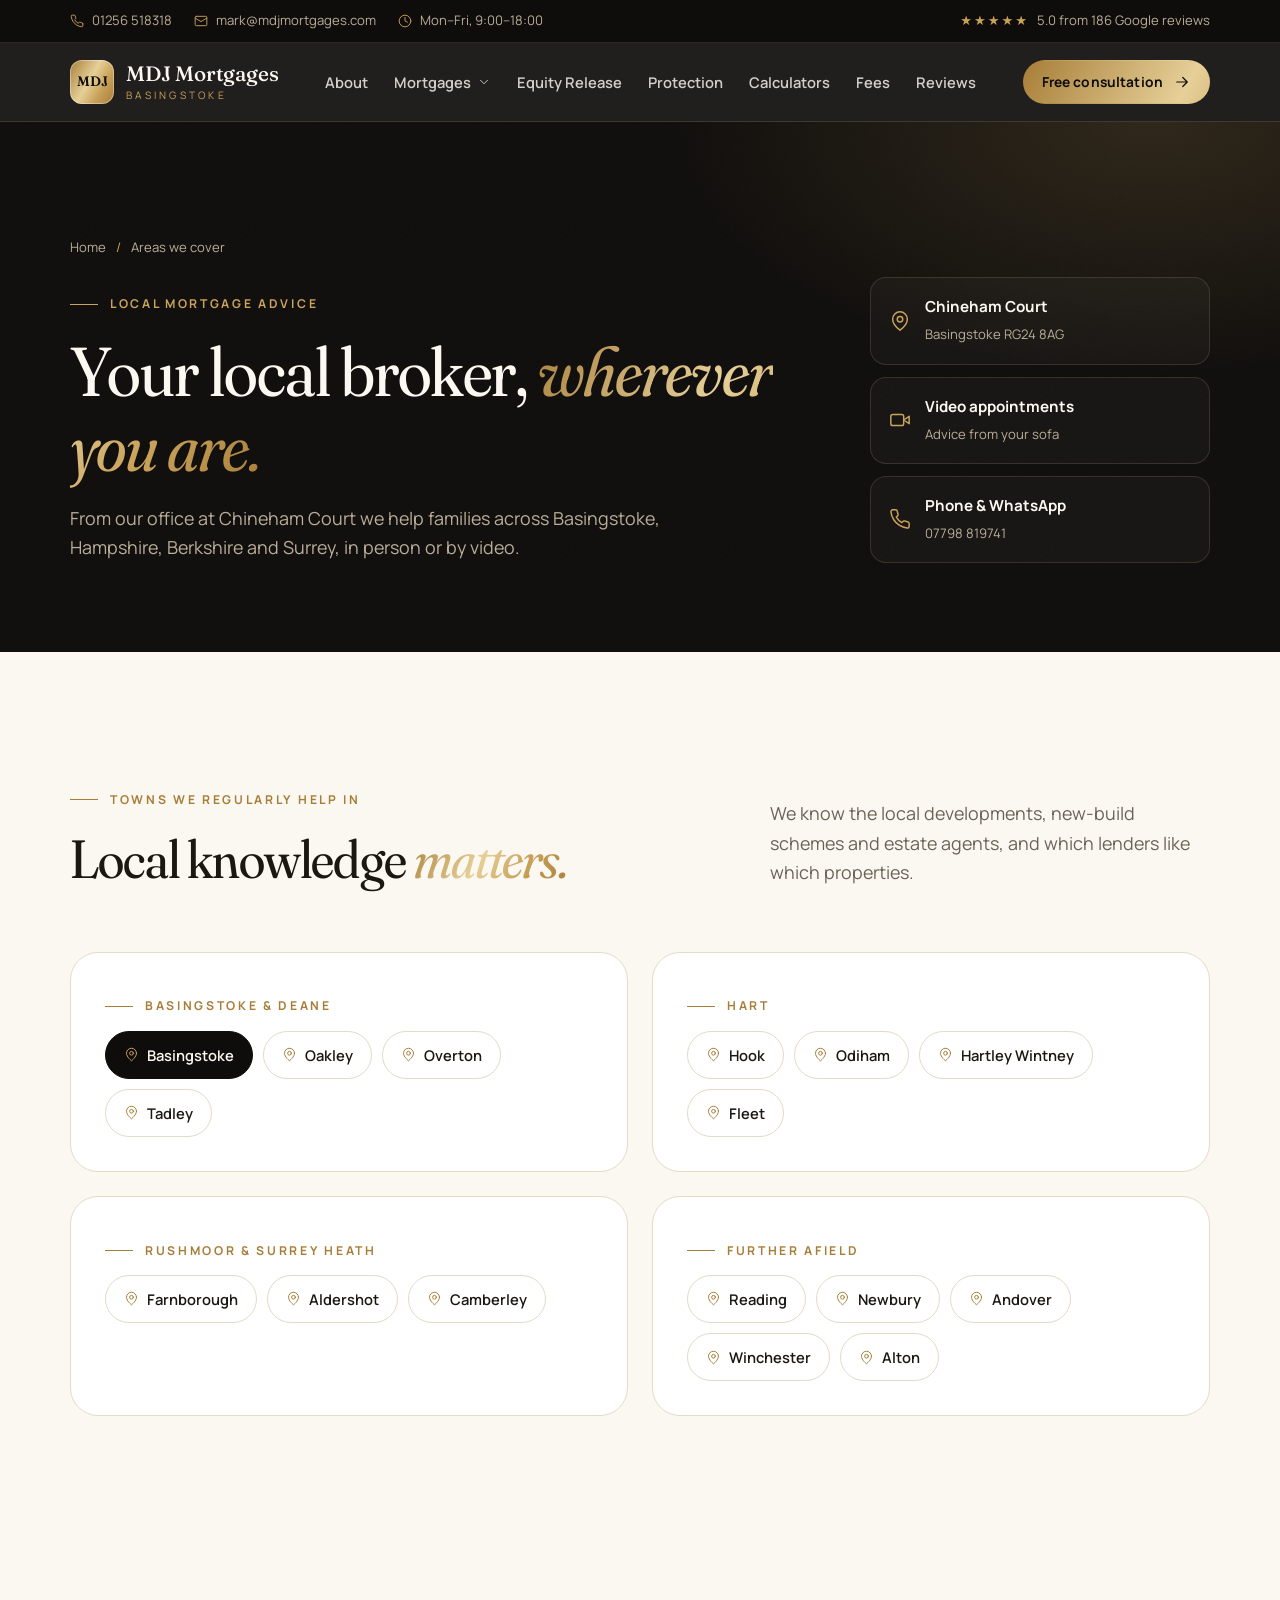
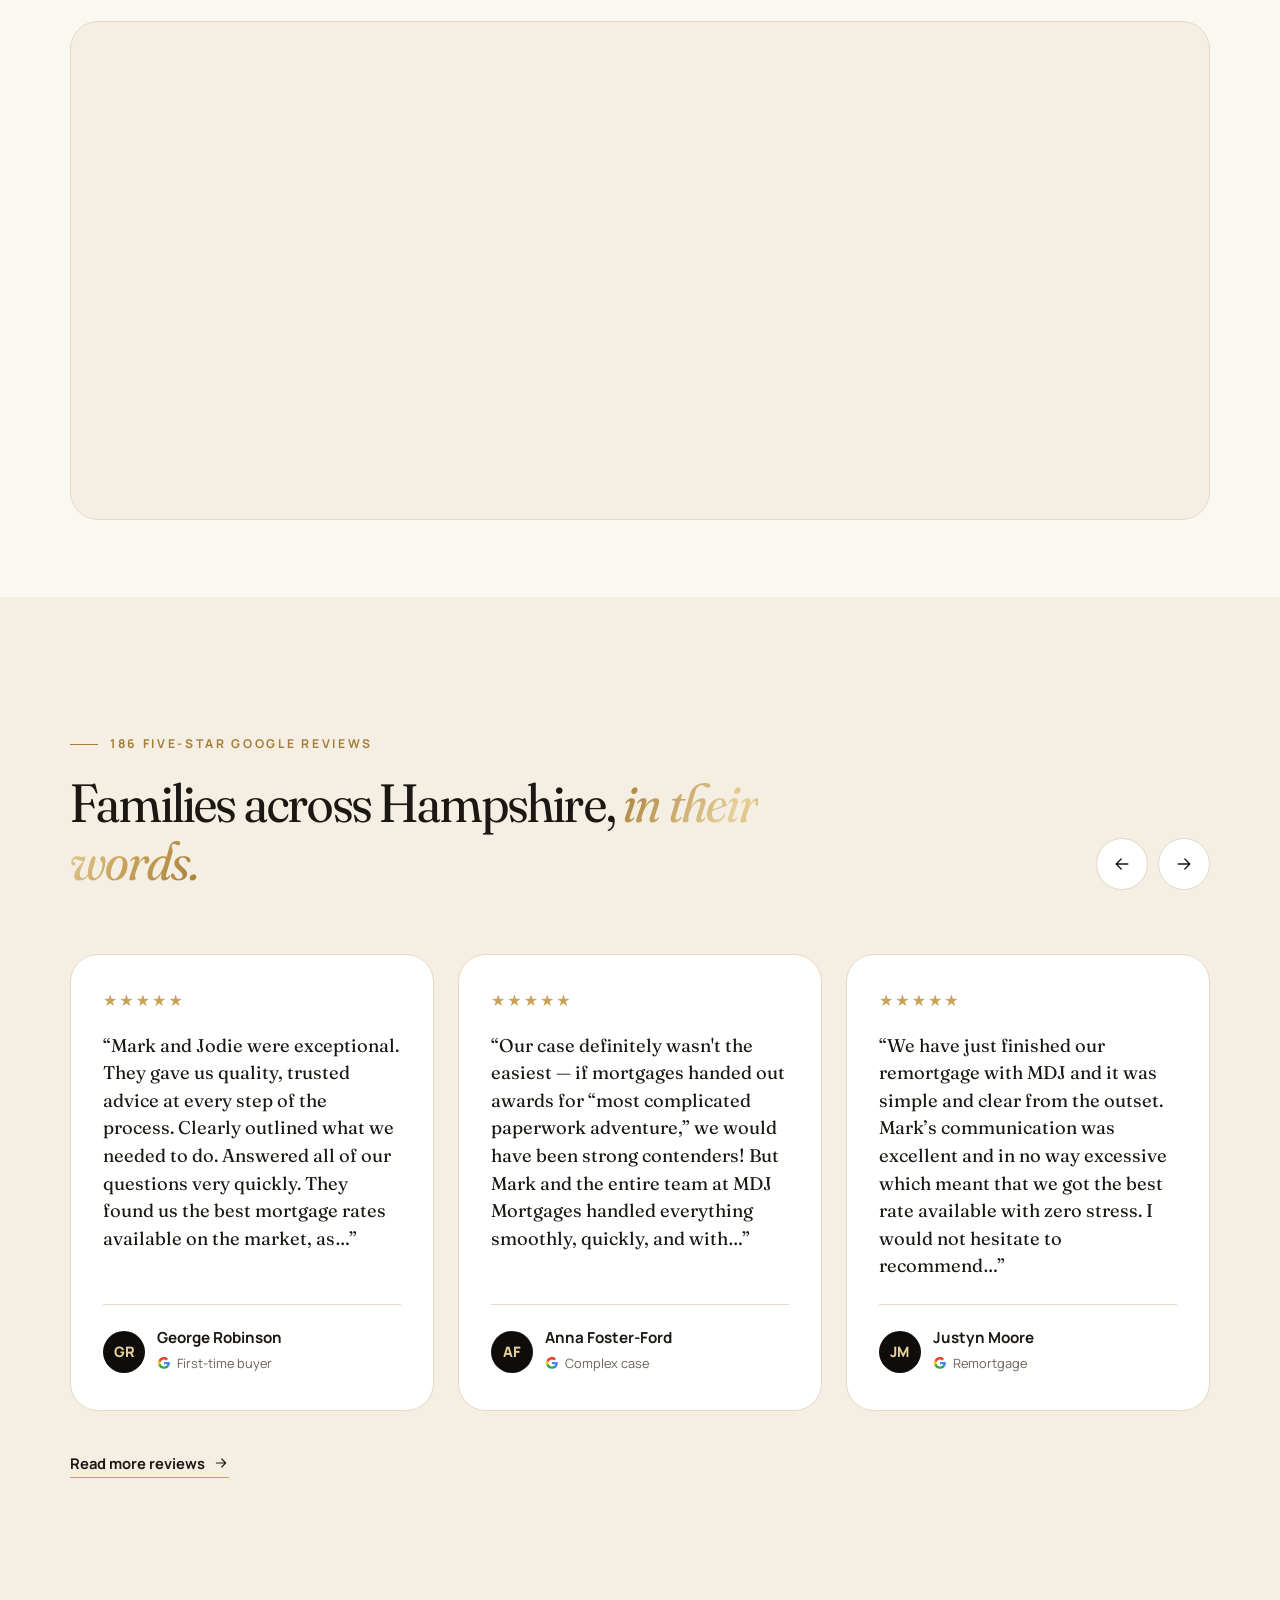
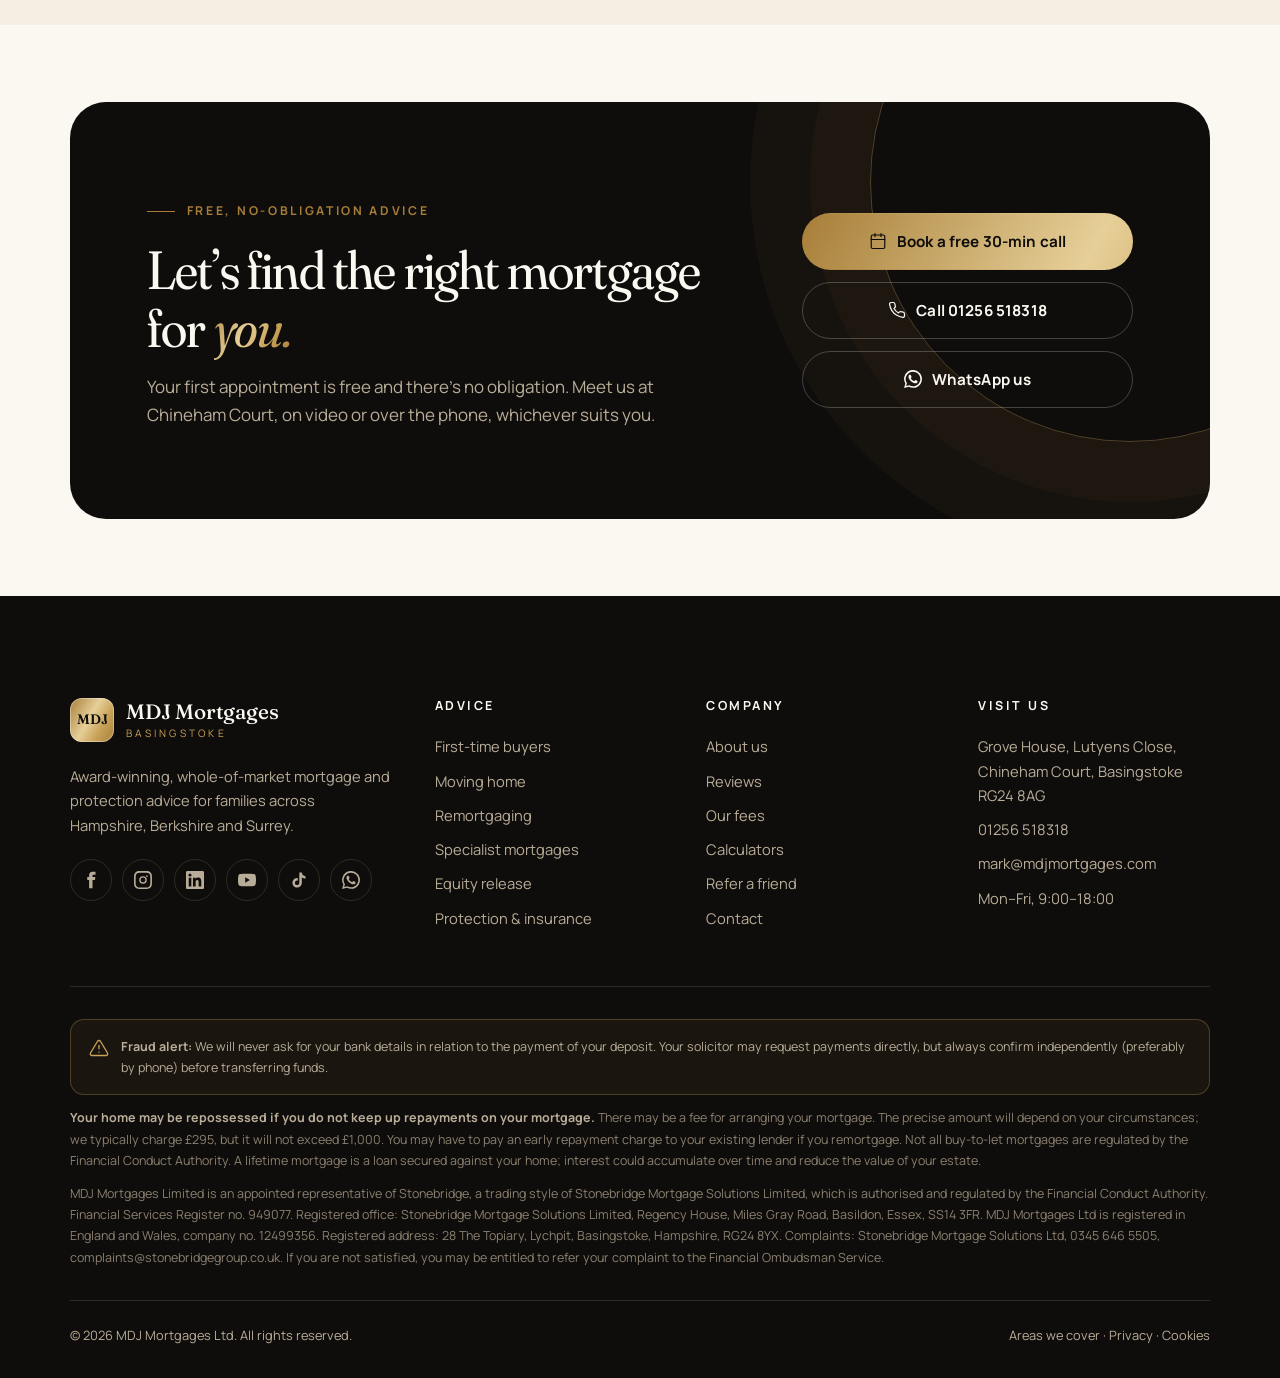
<file: areas.html>
<!doctype html>
<html lang="en-GB">
<head>
<meta charset="utf-8">
<meta name="viewport" content="width=device-width, initial-scale=1">
<title>Mortgage Broker Near You | Basingstoke, Fleet, Reading & More | MDJ Mortgages</title>
<meta name="description" content="MDJ Mortgages helps homebuyers in Basingstoke, Fleet, Farnborough, Reading, Winchester, Andover, Newbury and across Hampshire.">
<link rel="canonical" href="https://www.mdjmortgages.com/areas.html">
<meta property="og:title" content="Mortgage Broker Near You | Basingstoke, Fleet, Reading & More | MDJ Mortgages">
<meta property="og:description" content="MDJ Mortgages helps homebuyers in Basingstoke, Fleet, Farnborough, Reading, Winchester, Andover, Newbury and across Hampshire.">
<meta property="og:type" content="website">
<meta property="og:image" content="assets/img/mark.webp">
<meta name="theme-color" content="#0f0d0b">
<link rel="icon" href="data:image/svg+xml,%3Csvg xmlns='http://www.w3.org/2000/svg' viewBox='0 0 64 64'%3E%3Crect width='64' height='64' rx='16' fill='%23c9a25a'/%3E%3Ctext x='32' y='41' font-family='Georgia' font-size='22' text-anchor='middle' fill='%230f0d0b'%3EMDJ%3C/text%3E%3C/svg%3E">
<link rel="preconnect" href="https://fonts.googleapis.com">
<link rel="preconnect" href="https://fonts.gstatic.com" crossorigin>
<link href="https://fonts.googleapis.com/css2?family=Fraunces:ital,opsz,wght,SOFT@0,9..144,300..600,0..100;1,9..144,300..600,0..100&family=Manrope:wght@400;500;600;700;800&display=swap" rel="stylesheet">
<link rel="stylesheet" href="assets/css/styles.css?v=31893bf4d6">
<script type="application/ld+json">{"@context":"https://schema.org","@type":"FinancialService","name":"MDJ Mortgages Ltd","telephone":"+44 1256 518318","email":"mark@mdjmortgages.com","url":"https://www.mdjmortgages.com","address":{"@type":"PostalAddress","streetAddress":"Grove House, Lutyens Close, Chineham Court","addressLocality":"Basingstoke","postalCode":"RG24 8AG","addressCountry":"GB"},"openingHours":"Mo-Fr 09:00-18:00","areaServed":["Basingstoke","Hampshire","Berkshire","Surrey"],"aggregateRating":{"@type":"AggregateRating","ratingValue":"5.0","reviewCount":"186"}}</script>
</head>
<body>
<a class="skip-link" href="#main">Skip to content</a>
<div class="topbar"><div class="container">
  <div class="topbar-left">
    <a class="topbar-item" href="tel:+441256518318"><svg viewBox="0 0 24 24" fill="none" stroke="currentColor" stroke-width="1.6" stroke-linecap="round" stroke-linejoin="round" aria-hidden="true"><path d="M22 16.9v3a2 2 0 0 1-2.2 2 19.8 19.8 0 0 1-8.6-3.1 19.5 19.5 0 0 1-6-6A19.8 19.8 0 0 1 2.1 4.2 2 2 0 0 1 4.1 2h3a2 2 0 0 1 2 1.7c.1 1 .4 1.9.7 2.8a2 2 0 0 1-.5 2.1L8 9.9a16 16 0 0 0 6 6l1.3-1.3a2 2 0 0 1 2.1-.4c.9.3 1.8.6 2.8.7a2 2 0 0 1 1.7 2z"/></svg> 01256 518318</a>
    <a class="topbar-item hide-sm" href="mailto:mark@mdjmortgages.com"><svg viewBox="0 0 24 24" fill="none" stroke="currentColor" stroke-width="1.6" stroke-linecap="round" stroke-linejoin="round" aria-hidden="true"><rect x="2" y="4" width="20" height="16" rx="2"/><path d="m22 7-10 6L2 7"/></svg> mark@mdjmortgages.com</a>
    <span class="topbar-item hide-sm"><svg viewBox="0 0 24 24" fill="none" stroke="currentColor" stroke-width="1.6" stroke-linecap="round" stroke-linejoin="round" aria-hidden="true"><circle cx="12" cy="12" r="10"/><path d="M12 6v6l4 2"/></svg> Mon–Fri, 9:00–18:00</span>
  </div>
  <div class="topbar-right"><a class="topbar-item" href="reviews.html"><span class="stars" aria-label="5 out of 5 stars">★★★★★</span> 5.0 from 186 Google reviews</a></div>
</div></div>
<header class="header"><div class="container">
  <a class="logo" href="index.html" aria-label="MDJ Mortgages home"><span class="logo-mark">MDJ</span><span class="logo-text"><strong>MDJ Mortgages</strong><span>Basingstoke</span></span></a>
  <nav class="nav" aria-label="Main"><div class="nav-item"><a class="nav-link" href="about.html">About</a></div><div class="nav-item has-mega"><a class="nav-link" href="mortgages.html" aria-haspopup="true">Mortgages <svg viewBox="0 0 24 24" fill="none" stroke="currentColor" stroke-width="1.6" stroke-linecap="round" stroke-linejoin="round" aria-hidden="true"><path d="m6 9 6 6 6-6"/></svg></a>
<div class="mega"><div class="mega-links"><a class="mega-link" href="mortgages.html#first-time-buyers"><span class="mega-icon"><svg viewBox="0 0 24 24" fill="none" stroke="currentColor" stroke-width="1.6" stroke-linecap="round" stroke-linejoin="round" aria-hidden="true"><circle cx="7.5" cy="15.5" r="5.5"/><path d="m21 2-9.6 9.6M15.5 7.5l3 3L22 7l-3-3"/></svg></span><span class="mega-text"><strong>First-time buyers</strong><small>From deposit to keys</small></span></a><a class="mega-link" href="mortgages.html#moving-home"><span class="mega-icon"><svg viewBox="0 0 24 24" fill="none" stroke="currentColor" stroke-width="1.6" stroke-linecap="round" stroke-linejoin="round" aria-hidden="true"><path d="M10 17h4V5H2v12h3M20 17h2v-3.3a1 1 0 0 0-.2-.6L18.3 9a1 1 0 0 0-.8-.4H14"/><circle cx="7.5" cy="17.5" r="2.5"/><circle cx="17.5" cy="17.5" r="2.5"/></svg></span><span class="mega-text"><strong>Moving home</strong><small>Port, borrow more or start fresh</small></span></a><a class="mega-link" href="mortgages.html#remortgage"><span class="mega-icon"><svg viewBox="0 0 24 24" fill="none" stroke="currentColor" stroke-width="1.6" stroke-linecap="round" stroke-linejoin="round" aria-hidden="true"><path d="M3 12a9 9 0 0 1 15-6.7L21 8M21 3v5h-5M21 12a9 9 0 0 1-15 6.7L3 16M3 21v-5h5"/></svg></span><span class="mega-text"><strong>Remortgaging</strong><small>Never drift onto a costly SVR</small></span></a><a class="mega-link" href="specialist.html#self-employed"><span class="mega-icon"><svg viewBox="0 0 24 24" fill="none" stroke="currentColor" stroke-width="1.6" stroke-linecap="round" stroke-linejoin="round" aria-hidden="true"><rect x="2" y="7" width="20" height="14" rx="2"/><path d="M16 21V5a2 2 0 0 0-2-2h-4a2 2 0 0 0-2 2v16"/></svg></span><span class="mega-text"><strong>Self-employed</strong><small>Directors, contractors & more</small></span></a><a class="mega-link" href="specialist.html#later-life"><span class="mega-icon"><svg viewBox="0 0 24 24" fill="none" stroke="currentColor" stroke-width="1.6" stroke-linecap="round" stroke-linejoin="round" aria-hidden="true"><circle cx="12" cy="12" r="4"/><path d="M12 2v2M12 20v2M4.9 4.9l1.4 1.4M17.7 17.7l1.4 1.4M2 12h2M20 12h2M6.3 17.7l-1.4 1.4M19.1 4.9l-1.4 1.4"/></svg></span><span class="mega-text"><strong>Later life & retirement</strong><small>Borrowing into retirement</small></span></a><a class="mega-link" href="specialist.html"><span class="mega-icon"><svg viewBox="0 0 24 24" fill="none" stroke="currentColor" stroke-width="1.6" stroke-linecap="round" stroke-linejoin="round" aria-hidden="true"><path d="m12 2 10 5-10 5L2 7z"/><path d="m2 17 10 5 10-5M2 12l10 5 10-5"/></svg></span><span class="mega-text"><strong>All specialist lending</strong><small>Commercial, visas & more</small></span></a></div><div class="mega-feature"><div><span class="eyebrow">No obligation</span><h4>Not sure where to start?</h4><p>Book a 30-minute discovery call and we’ll map out your options, with no obligation.</p></div><a class="btn btn-gold btn-sm" href="https://calendly.com/mdjmortgages/free-30-minute-discovery-meeting-clone" target="_blank" rel="noopener">Book a call <svg viewBox="0 0 24 24" fill="none" stroke="currentColor" stroke-width="1.6" stroke-linecap="round" stroke-linejoin="round" aria-hidden="true"><path d="M5 12h14M13 6l6 6-6 6"/></svg></a></div></div></div><div class="nav-item"><a class="nav-link" href="equity-release.html">Equity Release</a></div><div class="nav-item"><a class="nav-link" href="protection.html">Protection</a></div><div class="nav-item"><a class="nav-link" href="calculators.html">Calculators</a></div><div class="nav-item"><a class="nav-link" href="fees.html">Fees</a></div><div class="nav-item"><a class="nav-link" href="reviews.html">Reviews</a></div></nav>
  <div class="header-cta">
    <a class="header-phone" href="tel:+441256518318"><svg viewBox="0 0 24 24" fill="none" stroke="currentColor" stroke-width="1.6" stroke-linecap="round" stroke-linejoin="round" aria-hidden="true"><path d="M22 16.9v3a2 2 0 0 1-2.2 2 19.8 19.8 0 0 1-8.6-3.1 19.5 19.5 0 0 1-6-6A19.8 19.8 0 0 1 2.1 4.2 2 2 0 0 1 4.1 2h3a2 2 0 0 1 2 1.7c.1 1 .4 1.9.7 2.8a2 2 0 0 1-.5 2.1L8 9.9a16 16 0 0 0 6 6l1.3-1.3a2 2 0 0 1 2.1-.4c.9.3 1.8.6 2.8.7a2 2 0 0 1 1.7 2z"/></svg> 01256 518318</a>
    <a class="btn btn-gold btn-sm" href="contact.html">Free consultation <svg viewBox="0 0 24 24" fill="none" stroke="currentColor" stroke-width="1.6" stroke-linecap="round" stroke-linejoin="round" aria-hidden="true"><path d="M5 12h14M13 6l6 6-6 6"/></svg></a>
    <button class="burger" aria-label="Open menu" aria-controls="drawer"><svg viewBox="0 0 24 24" fill="none" stroke="currentColor" stroke-width="1.6" stroke-linecap="round" stroke-linejoin="round" aria-hidden="true"><path d="M4 7h16M4 12h16M4 17h10"/></svg></button>
  </div>
</div></header>
<div class="drawer" id="drawer" aria-label="Menu">
  <div class="drawer-backdrop"></div>
  <div class="drawer-panel" role="dialog" aria-modal="true" aria-label="Site menu">
    <div class="drawer-head"><a class="logo" href="index.html"><span class="logo-mark">MDJ</span><span class="logo-text"><strong>MDJ Mortgages</strong><span>Basingstoke</span></span></a><button class="burger drawer-close" style="display:grid" aria-label="Close menu"><svg viewBox="0 0 24 24" fill="none" stroke="currentColor" stroke-width="1.6" stroke-linecap="round" stroke-linejoin="round" aria-hidden="true"><path d="M18 6 6 18M6 6l12 12"/></svg></button></div>
    <nav class="drawer-nav"><a href="index.html">Home <svg viewBox="0 0 24 24" fill="none" stroke="currentColor" stroke-width="1.6" stroke-linecap="round" stroke-linejoin="round" aria-hidden="true"><path d="M5 12h14M13 6l6 6-6 6"/></svg></a><a href="about.html">About <svg viewBox="0 0 24 24" fill="none" stroke="currentColor" stroke-width="1.6" stroke-linecap="round" stroke-linejoin="round" aria-hidden="true"><path d="M5 12h14M13 6l6 6-6 6"/></svg></a><a href="mortgages.html">Mortgages <svg viewBox="0 0 24 24" fill="none" stroke="currentColor" stroke-width="1.6" stroke-linecap="round" stroke-linejoin="round" aria-hidden="true"><path d="M5 12h14M13 6l6 6-6 6"/></svg></a><a class="sub" href="mortgages.html#first-time-buyers">First-time buyers</a><a class="sub" href="mortgages.html#moving-home">Moving home</a><a class="sub" href="mortgages.html#remortgage">Remortgaging</a><a class="sub" href="specialist.html#self-employed">Self-employed</a><a class="sub" href="specialist.html#later-life">Later life & retirement</a><a class="sub" href="specialist.html">All specialist lending</a><a href="equity-release.html">Equity Release <svg viewBox="0 0 24 24" fill="none" stroke="currentColor" stroke-width="1.6" stroke-linecap="round" stroke-linejoin="round" aria-hidden="true"><path d="M5 12h14M13 6l6 6-6 6"/></svg></a><a href="protection.html">Protection <svg viewBox="0 0 24 24" fill="none" stroke="currentColor" stroke-width="1.6" stroke-linecap="round" stroke-linejoin="round" aria-hidden="true"><path d="M5 12h14M13 6l6 6-6 6"/></svg></a><a href="calculators.html">Calculators <svg viewBox="0 0 24 24" fill="none" stroke="currentColor" stroke-width="1.6" stroke-linecap="round" stroke-linejoin="round" aria-hidden="true"><path d="M5 12h14M13 6l6 6-6 6"/></svg></a><a href="fees.html">Fees <svg viewBox="0 0 24 24" fill="none" stroke="currentColor" stroke-width="1.6" stroke-linecap="round" stroke-linejoin="round" aria-hidden="true"><path d="M5 12h14M13 6l6 6-6 6"/></svg></a><a href="reviews.html">Reviews <svg viewBox="0 0 24 24" fill="none" stroke="currentColor" stroke-width="1.6" stroke-linecap="round" stroke-linejoin="round" aria-hidden="true"><path d="M5 12h14M13 6l6 6-6 6"/></svg></a><a href="areas.html">Areas we cover <svg viewBox="0 0 24 24" fill="none" stroke="currentColor" stroke-width="1.6" stroke-linecap="round" stroke-linejoin="round" aria-hidden="true"><path d="M5 12h14M13 6l6 6-6 6"/></svg></a><a href="contact.html">Contact <svg viewBox="0 0 24 24" fill="none" stroke="currentColor" stroke-width="1.6" stroke-linecap="round" stroke-linejoin="round" aria-hidden="true"><path d="M5 12h14M13 6l6 6-6 6"/></svg></a></nav>
    <div class="drawer-foot">
      <a class="btn btn-gold btn-block" href="https://calendly.com/mdjmortgages/free-30-minute-discovery-meeting-clone" target="_blank" rel="noopener">Book a free call <svg viewBox="0 0 24 24" fill="none" stroke="currentColor" stroke-width="1.6" stroke-linecap="round" stroke-linejoin="round" aria-hidden="true"><path d="M5 12h14M13 6l6 6-6 6"/></svg></a>
      <a class="btn btn-ghost btn-block" style="color:var(--paper);border-color:rgba(255,255,255,.2)" href="tel:+441256518318"><svg viewBox="0 0 24 24" fill="none" stroke="currentColor" stroke-width="1.6" stroke-linecap="round" stroke-linejoin="round" aria-hidden="true"><path d="M22 16.9v3a2 2 0 0 1-2.2 2 19.8 19.8 0 0 1-8.6-3.1 19.5 19.5 0 0 1-6-6A19.8 19.8 0 0 1 2.1 4.2 2 2 0 0 1 4.1 2h3a2 2 0 0 1 2 1.7c.1 1 .4 1.9.7 2.8a2 2 0 0 1-.5 2.1L8 9.9a16 16 0 0 0 6 6l1.3-1.3a2 2 0 0 1 2.1-.4c.9.3 1.8.6 2.8.7a2 2 0 0 1 1.7 2z"/></svg> 01256 518318</a>
    </div>
  </div>
</div>
<main id="main">

<section class="page-hero dark grain"><div class="container">
  <div>
    <nav class="breadcrumb" aria-label="Breadcrumb"><a href="index.html">Home</a><span aria-hidden="true">/</span><span>Areas we cover</span></nav>
    <span class="eyebrow">Local mortgage advice</span>
    <h1 class="reveal">Your local broker, <em class='gold'>wherever you are.</em></h1>
    <p class="lead reveal reveal-d1">From our office at Chineham Court we help families across Basingstoke, Hampshire, Berkshire and Surrey, in person or by video.</p>
  </div>
  <div class="page-hero-aside"><div class="hero-chip reveal reveal-d1"><svg viewBox="0 0 24 24" fill="none" stroke="currentColor" stroke-width="1.6" stroke-linecap="round" stroke-linejoin="round" aria-hidden="true"><path d="M20 10c0 6-8 12-8 12s-8-6-8-12a8 8 0 0 1 16 0Z"/><circle cx="12" cy="10" r="3"/></svg><div><strong>Chineham Court</strong><span>Basingstoke RG24 8AG</span></div></div><div class="hero-chip reveal reveal-d2"><svg viewBox="0 0 24 24" fill="none" stroke="currentColor" stroke-width="1.6" stroke-linecap="round" stroke-linejoin="round" aria-hidden="true"><path d="m22 8-6 4 6 4V8Z"/><rect x="2" y="6" width="14" height="12" rx="2"/></svg><div><strong>Video appointments</strong><span>Advice from your sofa</span></div></div><div class="hero-chip reveal reveal-d3"><svg viewBox="0 0 24 24" fill="none" stroke="currentColor" stroke-width="1.6" stroke-linecap="round" stroke-linejoin="round" aria-hidden="true"><path d="M22 16.9v3a2 2 0 0 1-2.2 2 19.8 19.8 0 0 1-8.6-3.1 19.5 19.5 0 0 1-6-6A19.8 19.8 0 0 1 2.1 4.2 2 2 0 0 1 4.1 2h3a2 2 0 0 1 2 1.7c.1 1 .4 1.9.7 2.8a2 2 0 0 1-.5 2.1L8 9.9a16 16 0 0 0 6 6l1.3-1.3a2 2 0 0 1 2.1-.4c.9.3 1.8.6 2.8.7a2 2 0 0 1 1.7 2z"/></svg><div><strong>Phone & WhatsApp</strong><span>07798 819741</span></div></div></div>
</div></section>
<section class="section"><div class="container">
  <div class="section-head"><div><span class="eyebrow">Towns we regularly help in</span><h2 class="reveal">Local knowledge <em class="gold">matters.</em></h2></div>
  <p class="lead" style="max-width:440px;margin:0">We know the local developments, new-build schemes and estate agents, and which lenders like which properties.</p></div>
  <div class="grid grid-2"><div class="pillar reveal reveal-d1"><span class="eyebrow" style="margin-bottom:14px">Basingstoke & Deane</span><div class="areas"><span class="area hq"><svg viewBox="0 0 24 24" fill="none" stroke="currentColor" stroke-width="1.6" stroke-linecap="round" stroke-linejoin="round" aria-hidden="true"><path d="M20 10c0 6-8 12-8 12s-8-6-8-12a8 8 0 0 1 16 0Z"/><circle cx="12" cy="10" r="3"/></svg>Basingstoke</span><span class="area"><svg viewBox="0 0 24 24" fill="none" stroke="currentColor" stroke-width="1.6" stroke-linecap="round" stroke-linejoin="round" aria-hidden="true"><path d="M20 10c0 6-8 12-8 12s-8-6-8-12a8 8 0 0 1 16 0Z"/><circle cx="12" cy="10" r="3"/></svg>Oakley</span><span class="area"><svg viewBox="0 0 24 24" fill="none" stroke="currentColor" stroke-width="1.6" stroke-linecap="round" stroke-linejoin="round" aria-hidden="true"><path d="M20 10c0 6-8 12-8 12s-8-6-8-12a8 8 0 0 1 16 0Z"/><circle cx="12" cy="10" r="3"/></svg>Overton</span><span class="area"><svg viewBox="0 0 24 24" fill="none" stroke="currentColor" stroke-width="1.6" stroke-linecap="round" stroke-linejoin="round" aria-hidden="true"><path d="M20 10c0 6-8 12-8 12s-8-6-8-12a8 8 0 0 1 16 0Z"/><circle cx="12" cy="10" r="3"/></svg>Tadley</span></div></div><div class="pillar reveal reveal-d2"><span class="eyebrow" style="margin-bottom:14px">Hart</span><div class="areas"><span class="area"><svg viewBox="0 0 24 24" fill="none" stroke="currentColor" stroke-width="1.6" stroke-linecap="round" stroke-linejoin="round" aria-hidden="true"><path d="M20 10c0 6-8 12-8 12s-8-6-8-12a8 8 0 0 1 16 0Z"/><circle cx="12" cy="10" r="3"/></svg>Hook</span><span class="area"><svg viewBox="0 0 24 24" fill="none" stroke="currentColor" stroke-width="1.6" stroke-linecap="round" stroke-linejoin="round" aria-hidden="true"><path d="M20 10c0 6-8 12-8 12s-8-6-8-12a8 8 0 0 1 16 0Z"/><circle cx="12" cy="10" r="3"/></svg>Odiham</span><span class="area"><svg viewBox="0 0 24 24" fill="none" stroke="currentColor" stroke-width="1.6" stroke-linecap="round" stroke-linejoin="round" aria-hidden="true"><path d="M20 10c0 6-8 12-8 12s-8-6-8-12a8 8 0 0 1 16 0Z"/><circle cx="12" cy="10" r="3"/></svg>Hartley Wintney</span><span class="area"><svg viewBox="0 0 24 24" fill="none" stroke="currentColor" stroke-width="1.6" stroke-linecap="round" stroke-linejoin="round" aria-hidden="true"><path d="M20 10c0 6-8 12-8 12s-8-6-8-12a8 8 0 0 1 16 0Z"/><circle cx="12" cy="10" r="3"/></svg>Fleet</span></div></div><div class="pillar reveal reveal-d3"><span class="eyebrow" style="margin-bottom:14px">Rushmoor & Surrey Heath</span><div class="areas"><span class="area"><svg viewBox="0 0 24 24" fill="none" stroke="currentColor" stroke-width="1.6" stroke-linecap="round" stroke-linejoin="round" aria-hidden="true"><path d="M20 10c0 6-8 12-8 12s-8-6-8-12a8 8 0 0 1 16 0Z"/><circle cx="12" cy="10" r="3"/></svg>Farnborough</span><span class="area"><svg viewBox="0 0 24 24" fill="none" stroke="currentColor" stroke-width="1.6" stroke-linecap="round" stroke-linejoin="round" aria-hidden="true"><path d="M20 10c0 6-8 12-8 12s-8-6-8-12a8 8 0 0 1 16 0Z"/><circle cx="12" cy="10" r="3"/></svg>Aldershot</span><span class="area"><svg viewBox="0 0 24 24" fill="none" stroke="currentColor" stroke-width="1.6" stroke-linecap="round" stroke-linejoin="round" aria-hidden="true"><path d="M20 10c0 6-8 12-8 12s-8-6-8-12a8 8 0 0 1 16 0Z"/><circle cx="12" cy="10" r="3"/></svg>Camberley</span></div></div><div class="pillar reveal reveal-d4"><span class="eyebrow" style="margin-bottom:14px">Further afield</span><div class="areas"><span class="area"><svg viewBox="0 0 24 24" fill="none" stroke="currentColor" stroke-width="1.6" stroke-linecap="round" stroke-linejoin="round" aria-hidden="true"><path d="M20 10c0 6-8 12-8 12s-8-6-8-12a8 8 0 0 1 16 0Z"/><circle cx="12" cy="10" r="3"/></svg>Reading</span><span class="area"><svg viewBox="0 0 24 24" fill="none" stroke="currentColor" stroke-width="1.6" stroke-linecap="round" stroke-linejoin="round" aria-hidden="true"><path d="M20 10c0 6-8 12-8 12s-8-6-8-12a8 8 0 0 1 16 0Z"/><circle cx="12" cy="10" r="3"/></svg>Newbury</span><span class="area"><svg viewBox="0 0 24 24" fill="none" stroke="currentColor" stroke-width="1.6" stroke-linecap="round" stroke-linejoin="round" aria-hidden="true"><path d="M20 10c0 6-8 12-8 12s-8-6-8-12a8 8 0 0 1 16 0Z"/><circle cx="12" cy="10" r="3"/></svg>Andover</span><span class="area"><svg viewBox="0 0 24 24" fill="none" stroke="currentColor" stroke-width="1.6" stroke-linecap="round" stroke-linejoin="round" aria-hidden="true"><path d="M20 10c0 6-8 12-8 12s-8-6-8-12a8 8 0 0 1 16 0Z"/><circle cx="12" cy="10" r="3"/></svg>Winchester</span><span class="area"><svg viewBox="0 0 24 24" fill="none" stroke="currentColor" stroke-width="1.6" stroke-linecap="round" stroke-linejoin="round" aria-hidden="true"><path d="M20 10c0 6-8 12-8 12s-8-6-8-12a8 8 0 0 1 16 0Z"/><circle cx="12" cy="10" r="3"/></svg>Alton</span></div></div></div>
</div></section>
<section class="section-sm"><div class="container"><div class="map reveal"><iframe title="MDJ Mortgages office location" loading="lazy" referrerpolicy="no-referrer-when-downgrade" src="https://www.google.com/maps?q=Grove+House,+Lutyens+Close,+Chineham+Court,+Basingstoke+RG24+8AG&output=embed"></iframe></div></div></section>
<section class="section ivory"><div class="container">
  <div class="section-head">
    <div><span class="eyebrow">186 five-star Google reviews</span><h2 class="reveal">Families across Hampshire, <em class='gold'>in their words.</em></h2></div>
    <div class="slider-nav"><button class="slider-btn" data-dir="-1" aria-label="Previous reviews"><svg viewBox="0 0 24 24" fill="none" stroke="currentColor" stroke-width="1.6" stroke-linecap="round" stroke-linejoin="round" aria-hidden="true"><path d="M19 12H5M11 6l-6 6 6 6"/></svg></button><button class="slider-btn" data-dir="1" aria-label="Next reviews"><svg viewBox="0 0 24 24" fill="none" stroke="currentColor" stroke-width="1.6" stroke-linecap="round" stroke-linejoin="round" aria-hidden="true"><path d="M5 12h14M13 6l6 6-6 6"/></svg></button></div>
  </div>
  <div class="review-slider reveal"><div class="review-track"><article class="review"><div class="stars" aria-label="5 stars">★★★★★</div><blockquote>“Mark and Jodie were exceptional. They gave us quality, trusted advice at every step of the process. Clearly outlined what we needed to do. Answered all of our questions very quickly. They found us the best mortgage rates available on the market, as…”</blockquote>
<div class="review-author"><span class="initial">GR</span><div><strong>George Robinson</strong><span><svg viewBox="0 0 24 24" fill="none" stroke="currentColor" stroke-width="1.6" stroke-linecap="round" stroke-linejoin="round" aria-hidden="true"><path d="M21.8 10.2H12v3.9h5.6a4.8 4.8 0 0 1-2.1 3.1v2.6h3.4c2-1.8 3.1-4.5 3.1-7.7 0-.7 0-1.3-.2-1.9Z" fill="#4285F4" stroke="none"/><path d="M12 22c2.8 0 5.2-.9 6.9-2.5l-3.4-2.6c-.9.6-2.1 1-3.5 1-2.7 0-5-1.8-5.8-4.3H2.7v2.7A10 10 0 0 0 12 22Z" fill="#34A853" stroke="none"/><path d="M6.2 13.6a6 6 0 0 1 0-3.8V7.1H2.7a10 10 0 0 0 0 9.2z" fill="#FBBC05" stroke="none"/><path d="M12 5.9c1.5 0 2.9.5 4 1.6l3-3A10 10 0 0 0 2.7 7.1l3.5 2.7C7 7.7 9.3 5.9 12 5.9Z" fill="#EA4335" stroke="none"/></svg> First-time buyer</span></div></div></article><article class="review"><div class="stars" aria-label="5 stars">★★★★★</div><blockquote>“Our case definitely wasn't the easiest — if mortgages handed out awards for “most complicated paperwork adventure,” we would have been strong contenders! But Mark and the entire team at MDJ Mortgages handled everything smoothly, quickly, and with…”</blockquote>
<div class="review-author"><span class="initial">AF</span><div><strong>Anna Foster-Ford</strong><span><svg viewBox="0 0 24 24" fill="none" stroke="currentColor" stroke-width="1.6" stroke-linecap="round" stroke-linejoin="round" aria-hidden="true"><path d="M21.8 10.2H12v3.9h5.6a4.8 4.8 0 0 1-2.1 3.1v2.6h3.4c2-1.8 3.1-4.5 3.1-7.7 0-.7 0-1.3-.2-1.9Z" fill="#4285F4" stroke="none"/><path d="M12 22c2.8 0 5.2-.9 6.9-2.5l-3.4-2.6c-.9.6-2.1 1-3.5 1-2.7 0-5-1.8-5.8-4.3H2.7v2.7A10 10 0 0 0 12 22Z" fill="#34A853" stroke="none"/><path d="M6.2 13.6a6 6 0 0 1 0-3.8V7.1H2.7a10 10 0 0 0 0 9.2z" fill="#FBBC05" stroke="none"/><path d="M12 5.9c1.5 0 2.9.5 4 1.6l3-3A10 10 0 0 0 2.7 7.1l3.5 2.7C7 7.7 9.3 5.9 12 5.9Z" fill="#EA4335" stroke="none"/></svg> Complex case</span></div></div></article><article class="review"><div class="stars" aria-label="5 stars">★★★★★</div><blockquote>“We have just finished our remortgage with MDJ and it was simple and clear from the outset. Mark’s communication was excellent and in no way excessive which meant that we got the best rate available with zero stress. I would not hesitate to recommend…”</blockquote>
<div class="review-author"><span class="initial">JM</span><div><strong>Justyn Moore</strong><span><svg viewBox="0 0 24 24" fill="none" stroke="currentColor" stroke-width="1.6" stroke-linecap="round" stroke-linejoin="round" aria-hidden="true"><path d="M21.8 10.2H12v3.9h5.6a4.8 4.8 0 0 1-2.1 3.1v2.6h3.4c2-1.8 3.1-4.5 3.1-7.7 0-.7 0-1.3-.2-1.9Z" fill="#4285F4" stroke="none"/><path d="M12 22c2.8 0 5.2-.9 6.9-2.5l-3.4-2.6c-.9.6-2.1 1-3.5 1-2.7 0-5-1.8-5.8-4.3H2.7v2.7A10 10 0 0 0 12 22Z" fill="#34A853" stroke="none"/><path d="M6.2 13.6a6 6 0 0 1 0-3.8V7.1H2.7a10 10 0 0 0 0 9.2z" fill="#FBBC05" stroke="none"/><path d="M12 5.9c1.5 0 2.9.5 4 1.6l3-3A10 10 0 0 0 2.7 7.1l3.5 2.7C7 7.7 9.3 5.9 12 5.9Z" fill="#EA4335" stroke="none"/></svg> Remortgage</span></div></div></article><article class="review"><div class="stars" aria-label="5 stars">★★★★★</div><blockquote>“I’ve just completed on my first ever property which was definitely made possible thanks to the help of Mark and Jodie at MDJ Mortgages. I came to them looking for advice really early on when I was just thinking about maybe buying after being sick of…”</blockquote>
<div class="review-author"><span class="initial">EC</span><div><strong>Ellie Caldwell</strong><span><svg viewBox="0 0 24 24" fill="none" stroke="currentColor" stroke-width="1.6" stroke-linecap="round" stroke-linejoin="round" aria-hidden="true"><path d="M21.8 10.2H12v3.9h5.6a4.8 4.8 0 0 1-2.1 3.1v2.6h3.4c2-1.8 3.1-4.5 3.1-7.7 0-.7 0-1.3-.2-1.9Z" fill="#4285F4" stroke="none"/><path d="M12 22c2.8 0 5.2-.9 6.9-2.5l-3.4-2.6c-.9.6-2.1 1-3.5 1-2.7 0-5-1.8-5.8-4.3H2.7v2.7A10 10 0 0 0 12 22Z" fill="#34A853" stroke="none"/><path d="M6.2 13.6a6 6 0 0 1 0-3.8V7.1H2.7a10 10 0 0 0 0 9.2z" fill="#FBBC05" stroke="none"/><path d="M12 5.9c1.5 0 2.9.5 4 1.6l3-3A10 10 0 0 0 2.7 7.1l3.5 2.7C7 7.7 9.3 5.9 12 5.9Z" fill="#EA4335" stroke="none"/></svg> First-time solo buyer</span></div></div></article><article class="review"><div class="stars" aria-label="5 stars">★★★★★</div><blockquote>“Mark and Jodie from MDJ Mortgages have been incredible throughout. So professional, diligent and knowledgeable. Our case had a few delays through no fault of MDJ Mortgages but they remained supportive and informative throughout, working incredibly…”</blockquote>
<div class="review-author"><span class="initial">AS</span><div><strong>Alisha Shepherd</strong><span><svg viewBox="0 0 24 24" fill="none" stroke="currentColor" stroke-width="1.6" stroke-linecap="round" stroke-linejoin="round" aria-hidden="true"><path d="M21.8 10.2H12v3.9h5.6a4.8 4.8 0 0 1-2.1 3.1v2.6h3.4c2-1.8 3.1-4.5 3.1-7.7 0-.7 0-1.3-.2-1.9Z" fill="#4285F4" stroke="none"/><path d="M12 22c2.8 0 5.2-.9 6.9-2.5l-3.4-2.6c-.9.6-2.1 1-3.5 1-2.7 0-5-1.8-5.8-4.3H2.7v2.7A10 10 0 0 0 12 22Z" fill="#34A853" stroke="none"/><path d="M6.2 13.6a6 6 0 0 1 0-3.8V7.1H2.7a10 10 0 0 0 0 9.2z" fill="#FBBC05" stroke="none"/><path d="M12 5.9c1.5 0 2.9.5 4 1.6l3-3A10 10 0 0 0 2.7 7.1l3.5 2.7C7 7.7 9.3 5.9 12 5.9Z" fill="#EA4335" stroke="none"/></svg> Home purchase</span></div></div></article><article class="review"><div class="stars" aria-label="5 stars">★★★★★</div><blockquote>“Great service! Mark, Matt and Jodie are very friendly, knowledgeable and professional. They explained the best lenders and options for my circumstances, secured a strong rate and kept me informed throughout.”</blockquote>
<div class="review-author"><span class="initial">JD</span><div><strong>Jon Dawson</strong><span><svg viewBox="0 0 24 24" fill="none" stroke="currentColor" stroke-width="1.6" stroke-linecap="round" stroke-linejoin="round" aria-hidden="true"><path d="M21.8 10.2H12v3.9h5.6a4.8 4.8 0 0 1-2.1 3.1v2.6h3.4c2-1.8 3.1-4.5 3.1-7.7 0-.7 0-1.3-.2-1.9Z" fill="#4285F4" stroke="none"/><path d="M12 22c2.8 0 5.2-.9 6.9-2.5l-3.4-2.6c-.9.6-2.1 1-3.5 1-2.7 0-5-1.8-5.8-4.3H2.7v2.7A10 10 0 0 0 12 22Z" fill="#34A853" stroke="none"/><path d="M6.2 13.6a6 6 0 0 1 0-3.8V7.1H2.7a10 10 0 0 0 0 9.2z" fill="#FBBC05" stroke="none"/><path d="M12 5.9c1.5 0 2.9.5 4 1.6l3-3A10 10 0 0 0 2.7 7.1l3.5 2.7C7 7.7 9.3 5.9 12 5.9Z" fill="#EA4335" stroke="none"/></svg> Google review</span></div></div></article><article class="review"><div class="stars" aria-label="5 stars">★★★★★</div><blockquote>“Mark and Jodie made what was a very stressful period, significantly easier.”</blockquote>
<div class="review-author"><span class="initial">TW</span><div><strong>Tristan Ware</strong><span><svg viewBox="0 0 24 24" fill="none" stroke="currentColor" stroke-width="1.6" stroke-linecap="round" stroke-linejoin="round" aria-hidden="true"><path d="M21.8 10.2H12v3.9h5.6a4.8 4.8 0 0 1-2.1 3.1v2.6h3.4c2-1.8 3.1-4.5 3.1-7.7 0-.7 0-1.3-.2-1.9Z" fill="#4285F4" stroke="none"/><path d="M12 22c2.8 0 5.2-.9 6.9-2.5l-3.4-2.6c-.9.6-2.1 1-3.5 1-2.7 0-5-1.8-5.8-4.3H2.7v2.7A10 10 0 0 0 12 22Z" fill="#34A853" stroke="none"/><path d="M6.2 13.6a6 6 0 0 1 0-3.8V7.1H2.7a10 10 0 0 0 0 9.2z" fill="#FBBC05" stroke="none"/><path d="M12 5.9c1.5 0 2.9.5 4 1.6l3-3A10 10 0 0 0 2.7 7.1l3.5 2.7C7 7.7 9.3 5.9 12 5.9Z" fill="#EA4335" stroke="none"/></svg> Google review</span></div></div></article><article class="review"><div class="stars" aria-label="5 stars">★★★★★</div><blockquote>“Thank you Mark and Jodie, top job.”</blockquote>
<div class="review-author"><span class="initial">PB</span><div><strong>Pauly Blunden</strong><span><svg viewBox="0 0 24 24" fill="none" stroke="currentColor" stroke-width="1.6" stroke-linecap="round" stroke-linejoin="round" aria-hidden="true"><path d="M21.8 10.2H12v3.9h5.6a4.8 4.8 0 0 1-2.1 3.1v2.6h3.4c2-1.8 3.1-4.5 3.1-7.7 0-.7 0-1.3-.2-1.9Z" fill="#4285F4" stroke="none"/><path d="M12 22c2.8 0 5.2-.9 6.9-2.5l-3.4-2.6c-.9.6-2.1 1-3.5 1-2.7 0-5-1.8-5.8-4.3H2.7v2.7A10 10 0 0 0 12 22Z" fill="#34A853" stroke="none"/><path d="M6.2 13.6a6 6 0 0 1 0-3.8V7.1H2.7a10 10 0 0 0 0 9.2z" fill="#FBBC05" stroke="none"/><path d="M12 5.9c1.5 0 2.9.5 4 1.6l3-3A10 10 0 0 0 2.7 7.1l3.5 2.7C7 7.7 9.3 5.9 12 5.9Z" fill="#EA4335" stroke="none"/></svg> Google review</span></div></div></article></div></div>
  <p style="margin-top:32px"><a class="link-arrow" href="reviews.html">Read more reviews <svg viewBox="0 0 24 24" fill="none" stroke="currentColor" stroke-width="1.6" stroke-linecap="round" stroke-linejoin="round" aria-hidden="true"><path d="M5 12h14M13 6l6 6-6 6"/></svg></a></p>
</div></section>
<section class="section-sm"><div class="container">
  <div class="cta-band reveal">
    <div><span class="eyebrow">Free, no-obligation advice</span><h2>Let’s find the right mortgage for <em class='gold'>you.</em></h2><p>Your first appointment is free and there’s no obligation. Meet us at Chineham Court, on video or over the phone, whichever suits you.</p></div>
    <div class="cta-actions">
      <a class="btn btn-gold" href="https://calendly.com/mdjmortgages/free-30-minute-discovery-meeting-clone" target="_blank" rel="noopener"><svg viewBox="0 0 24 24" fill="none" stroke="currentColor" stroke-width="1.6" stroke-linecap="round" stroke-linejoin="round" aria-hidden="true"><rect x="3" y="4" width="18" height="18" rx="2"/><path d="M16 2v4M8 2v4M3 10h18"/></svg> Book a free 30-min call</a>
      <a class="btn btn-ghost" style="color:var(--paper);border-color:rgba(255,255,255,.22)" href="tel:+441256518318"><svg viewBox="0 0 24 24" fill="none" stroke="currentColor" stroke-width="1.6" stroke-linecap="round" stroke-linejoin="round" aria-hidden="true"><path d="M22 16.9v3a2 2 0 0 1-2.2 2 19.8 19.8 0 0 1-8.6-3.1 19.5 19.5 0 0 1-6-6A19.8 19.8 0 0 1 2.1 4.2 2 2 0 0 1 4.1 2h3a2 2 0 0 1 2 1.7c.1 1 .4 1.9.7 2.8a2 2 0 0 1-.5 2.1L8 9.9a16 16 0 0 0 6 6l1.3-1.3a2 2 0 0 1 2.1-.4c.9.3 1.8.6 2.8.7a2 2 0 0 1 1.7 2z"/></svg> Call 01256 518318</a>
      <a class="btn btn-ghost" style="color:var(--paper);border-color:rgba(255,255,255,.22)" href="https://wa.me/447798819741" target="_blank" rel="noopener"><svg viewBox="0 0 24 24" fill="currentColor" aria-hidden="true"><path d="M17.5 14.4c-.3-.1-1.8-.9-2-1-.3-.1-.5-.1-.7.1-.2.3-.8 1-.9 1.2-.2.2-.3.2-.6.1-.3-.1-1.3-.5-2.4-1.5-.9-.8-1.5-1.8-1.7-2.1-.2-.3 0-.5.1-.6l.4-.5.3-.5c.1-.2 0-.4 0-.5l-.9-2.2c-.2-.6-.5-.5-.7-.5h-.6c-.2 0-.5.1-.8.4-.3.3-1 1-1 2.5s1.1 2.9 1.2 3.1c.1.2 2.1 3.2 5.1 4.5.7.3 1.3.5 1.7.6.7.2 1.4.2 1.9.1.6-.1 1.8-.7 2-1.4.2-.7.2-1.3.2-1.4-.1-.1-.3-.2-.6-.3zM12 21.8c-1.8 0-3.5-.5-5-1.4l-.4-.2-3.7 1 1-3.6-.2-.4A9.8 9.8 0 0 1 12 2.2a9.8 9.8 0 0 1 9.8 9.8c0 5.4-4.4 9.8-9.8 9.8zm8.4-18.2A11.8 11.8 0 0 0 1.8 17.9L.1 24l6.3-1.7A11.8 11.8 0 0 0 24 12c0-3.2-1.2-6.1-3.5-8.4z"/></svg> WhatsApp us</a>
    </div>
  </div>
</div></section>

</main>
<footer class="footer"><div class="container">
  <div class="footer-top">
    <div class="footer-brand">
      <a class="logo" href="index.html"><span class="logo-mark">MDJ</span><span class="logo-text"><strong style="color:var(--paper)">MDJ Mortgages</strong><span>Basingstoke</span></span></a>
      <p>Award-winning, whole-of-market mortgage and protection advice for families across Hampshire, Berkshire and Surrey.</p>
      <div class="socials">
        <a href="https://www.facebook.com/" aria-label="Facebook" target="_blank" rel="noopener"><svg viewBox="0 0 24 24" fill="currentColor" aria-hidden="true"><path d="M14 8V6c0-.9.6-1 1-1h3V1h-4c-3.5 0-4.5 2.6-4.5 4.6V8H7v4h2.5v11H14V12h3.3l.5-4z"/></svg></a>
        <a href="https://www.instagram.com/" aria-label="Instagram" target="_blank" rel="noopener"><svg viewBox="0 0 24 24" fill="currentColor" aria-hidden="true"><path d="M12 7a5 5 0 1 0 0 10 5 5 0 0 0 0-10zm0 8.2a3.2 3.2 0 1 1 0-6.4 3.2 3.2 0 0 1 0 6.4zM17.3 5.5a1.2 1.2 0 1 0 0 2.4 1.2 1.2 0 0 0 0-2.4zM23.9 7c-.1-1.9-.5-3.6-1.9-5S18.9.2 17 .1C15.1 0 8.9 0 7 .1 5.1.2 3.4.6 2 2S.2 5.1.1 7C0 8.9 0 15.1.1 17c.1 1.9.5 3.6 1.9 5s3.1 1.8 5 1.9c1.9.1 8.1.1 10 0 1.9-.1 3.6-.5 5-1.9s1.8-3.1 1.9-5c.1-1.9.1-8.1 0-10zm-2.6 12.2a4.1 4.1 0 0 1-2.3 2.3c-1.6.6-5.4.5-7 .5s-5.4.1-7-.5a4.1 4.1 0 0 1-2.3-2.3c-.6-1.6-.5-5.4-.5-7.2s-.1-5.4.5-7a4.1 4.1 0 0 1 2.3-2.3c1.6-.6 5.4-.5 7-.5s5.4-.1 7 .5a4.1 4.1 0 0 1 2.3 2.3c.6 1.6.5 5.4.5 7s.1 5.6-.5 7.2z"/></svg></a>
        <a href="https://www.linkedin.com/" aria-label="LinkedIn" target="_blank" rel="noopener"><svg viewBox="0 0 24 24" fill="currentColor" aria-hidden="true"><path d="M20.4 20.5h-3.6v-5.6c0-1.3 0-3-1.8-3s-2.1 1.4-2.1 2.9v5.7H9.3V9h3.4v1.6c.5-.9 1.6-1.8 3.4-1.8 3.6 0 4.3 2.4 4.3 5.5v6.2zM5.3 7.4a2.1 2.1 0 1 1 0-4.2 2.1 2.1 0 0 1 0 4.2zm1.8 13.1H3.6V9h3.5v11.5zM22.2 0H1.8C.8 0 0 .8 0 1.7v20.6c0 .9.8 1.7 1.8 1.7h20.4c1 0 1.8-.8 1.8-1.7V1.7C24 .8 23.2 0 22.2 0z"/></svg></a>
        <a href="https://www.youtube.com/" aria-label="YouTube" target="_blank" rel="noopener"><svg viewBox="0 0 24 24" fill="currentColor" aria-hidden="true"><path d="M23.5 6.2a3 3 0 0 0-2.1-2.1C19.5 3.6 12 3.6 12 3.6s-7.5 0-9.4.5A3 3 0 0 0 .5 6.2 31.6 31.6 0 0 0 0 12a31.6 31.6 0 0 0 .5 5.8 3 3 0 0 0 2.1 2.1c1.9.5 9.4.5 9.4.5s7.5 0 9.4-.5a3 3 0 0 0 2.1-2.1A31.6 31.6 0 0 0 24 12a31.6 31.6 0 0 0-.5-5.8zM9.6 15.6V8.4l6.2 3.6-6.2 3.6z"/></svg></a>
        <a href="https://www.tiktok.com/" aria-label="TikTok" target="_blank" rel="noopener"><svg viewBox="0 0 24 24" fill="currentColor" aria-hidden="true"><path d="M19.6 6.7a4.8 4.8 0 0 1-3.8-4.2V2h-3.4v13.7a2.9 2.9 0 1 1-2-2.7V9.5a6.3 6.3 0 1 0 5.4 6.2V8.8a8.2 8.2 0 0 0 4.8 1.5V6.9l-1-.2z"/></svg></a>
        <a href="https://wa.me/447798819741" aria-label="WhatsApp" target="_blank" rel="noopener"><svg viewBox="0 0 24 24" fill="currentColor" aria-hidden="true"><path d="M17.5 14.4c-.3-.1-1.8-.9-2-1-.3-.1-.5-.1-.7.1-.2.3-.8 1-.9 1.2-.2.2-.3.2-.6.1-.3-.1-1.3-.5-2.4-1.5-.9-.8-1.5-1.8-1.7-2.1-.2-.3 0-.5.1-.6l.4-.5.3-.5c.1-.2 0-.4 0-.5l-.9-2.2c-.2-.6-.5-.5-.7-.5h-.6c-.2 0-.5.1-.8.4-.3.3-1 1-1 2.5s1.1 2.9 1.2 3.1c.1.2 2.1 3.2 5.1 4.5.7.3 1.3.5 1.7.6.7.2 1.4.2 1.9.1.6-.1 1.8-.7 2-1.4.2-.7.2-1.3.2-1.4-.1-.1-.3-.2-.6-.3zM12 21.8c-1.8 0-3.5-.5-5-1.4l-.4-.2-3.7 1 1-3.6-.2-.4A9.8 9.8 0 0 1 12 2.2a9.8 9.8 0 0 1 9.8 9.8c0 5.4-4.4 9.8-9.8 9.8zm8.4-18.2A11.8 11.8 0 0 0 1.8 17.9L.1 24l6.3-1.7A11.8 11.8 0 0 0 24 12c0-3.2-1.2-6.1-3.5-8.4z"/></svg></a>
      </div>
    </div>
    <div><h4>Advice</h4><ul>
      <li><a href="mortgages.html#first-time-buyers">First-time buyers</a></li>
      <li><a href="mortgages.html#moving-home">Moving home</a></li>
      <li><a href="mortgages.html#remortgage">Remortgaging</a></li>
      <li><a href="specialist.html">Specialist mortgages</a></li>
      <li><a href="equity-release.html">Equity release</a></li>
      <li><a href="protection.html">Protection & insurance</a></li>
    </ul></div>
    <div><h4>Company</h4><ul>
      <li><a href="about.html">About us</a></li>
      <li><a href="reviews.html">Reviews</a></li>
      <li><a href="fees.html">Our fees</a></li>
      <li><a href="calculators.html">Calculators</a></li>
      <li><a href="reviews.html#refer">Refer a friend</a></li>
      <li><a href="contact.html">Contact</a></li>
    </ul></div>
    <div><h4>Visit us</h4><ul>
      <li>Grove House, Lutyens Close,<br>Chineham Court, Basingstoke<br>RG24 8AG</li>
      <li><a href="tel:+441256518318">01256 518318</a></li>
      <li><a href="mailto:mark@mdjmortgages.com">mark@mdjmortgages.com</a></li>
      <li>Mon–Fri, 9:00–18:00</li>
    </ul></div>
  </div>
  <div class="footer-legal">
    <div class="fraud"><svg viewBox="0 0 24 24" fill="none" stroke="currentColor" stroke-width="1.6" stroke-linecap="round" stroke-linejoin="round" aria-hidden="true"><path d="M10.3 3.9 1.8 18a2 2 0 0 0 1.7 3h17a2 2 0 0 0 1.7-3L13.7 3.9a2 2 0 0 0-3.4 0zM12 9v4M12 17h.01"/></svg><div><strong>Fraud alert:</strong> We will never ask for your bank details in relation to the payment of your deposit. Your solicitor may request payments directly, but always confirm independently (preferably by phone) before transferring funds.</div></div>
    <p style="margin:0"><strong>Your home may be repossessed if you do not keep up repayments on your mortgage.</strong> There may be a fee for arranging your mortgage. The precise amount will depend on your circumstances; we typically charge £295, but it will not exceed £1,000. You may have to pay an early repayment charge to your existing lender if you remortgage. Not all buy-to-let mortgages are regulated by the Financial Conduct Authority. A lifetime mortgage is a loan secured against your home; interest could accumulate over time and reduce the value of your estate.</p>
    <p style="margin:0">MDJ Mortgages Limited is an appointed representative of Stonebridge, a trading style of Stonebridge Mortgage Solutions Limited, which is authorised and regulated by the Financial Conduct Authority. Financial Services Register no. 949077. Registered office: Stonebridge Mortgage Solutions Limited, Regency House, Miles Gray Road, Basildon, Essex, SS14 3FR. MDJ Mortgages Ltd is registered in England and Wales, company no. 12499356. Registered address: 28 The Topiary, Lychpit, Basingstoke, Hampshire, RG24 8YX. Complaints: Stonebridge Mortgage Solutions Ltd, 0345 646 5505, complaints@stonebridgegroup.co.uk. If you are not satisfied, you may be entitled to refer your complaint to the Financial Ombudsman Service.</p>
  </div>
  <div class="footer-bottom"><span>© <span data-year>2026</span> MDJ Mortgages Ltd. All rights reserved.</span><span><a href="areas.html">Areas we cover</a> · <a href="contact.html">Privacy</a> · <a href="contact.html">Cookies</a></span></div>
</div></footer>
<div class="fab">
  <a class="top" href="#main" aria-label="Back to top"><svg viewBox="0 0 24 24" fill="none" stroke="currentColor" stroke-width="1.6" stroke-linecap="round" stroke-linejoin="round" aria-hidden="true"><path d="M12 19V5M6 11l6-6 6 6"/></svg></a>
  <a class="wa" href="https://wa.me/447798819741" target="_blank" rel="noopener" aria-label="Chat on WhatsApp"><svg viewBox="0 0 24 24" fill="currentColor" aria-hidden="true"><path d="M17.5 14.4c-.3-.1-1.8-.9-2-1-.3-.1-.5-.1-.7.1-.2.3-.8 1-.9 1.2-.2.2-.3.2-.6.1-.3-.1-1.3-.5-2.4-1.5-.9-.8-1.5-1.8-1.7-2.1-.2-.3 0-.5.1-.6l.4-.5.3-.5c.1-.2 0-.4 0-.5l-.9-2.2c-.2-.6-.5-.5-.7-.5h-.6c-.2 0-.5.1-.8.4-.3.3-1 1-1 2.5s1.1 2.9 1.2 3.1c.1.2 2.1 3.2 5.1 4.5.7.3 1.3.5 1.7.6.7.2 1.4.2 1.9.1.6-.1 1.8-.7 2-1.4.2-.7.2-1.3.2-1.4-.1-.1-.3-.2-.6-.3zM12 21.8c-1.8 0-3.5-.5-5-1.4l-.4-.2-3.7 1 1-3.6-.2-.4A9.8 9.8 0 0 1 12 2.2a9.8 9.8 0 0 1 9.8 9.8c0 5.4-4.4 9.8-9.8 9.8zm8.4-18.2A11.8 11.8 0 0 0 1.8 17.9L.1 24l6.3-1.7A11.8 11.8 0 0 0 24 12c0-3.2-1.2-6.1-3.5-8.4z"/></svg></a>
</div>
<script src="assets/js/main.js?v=a1cfa3d453" defer></script>
</body>
</html>
</file>
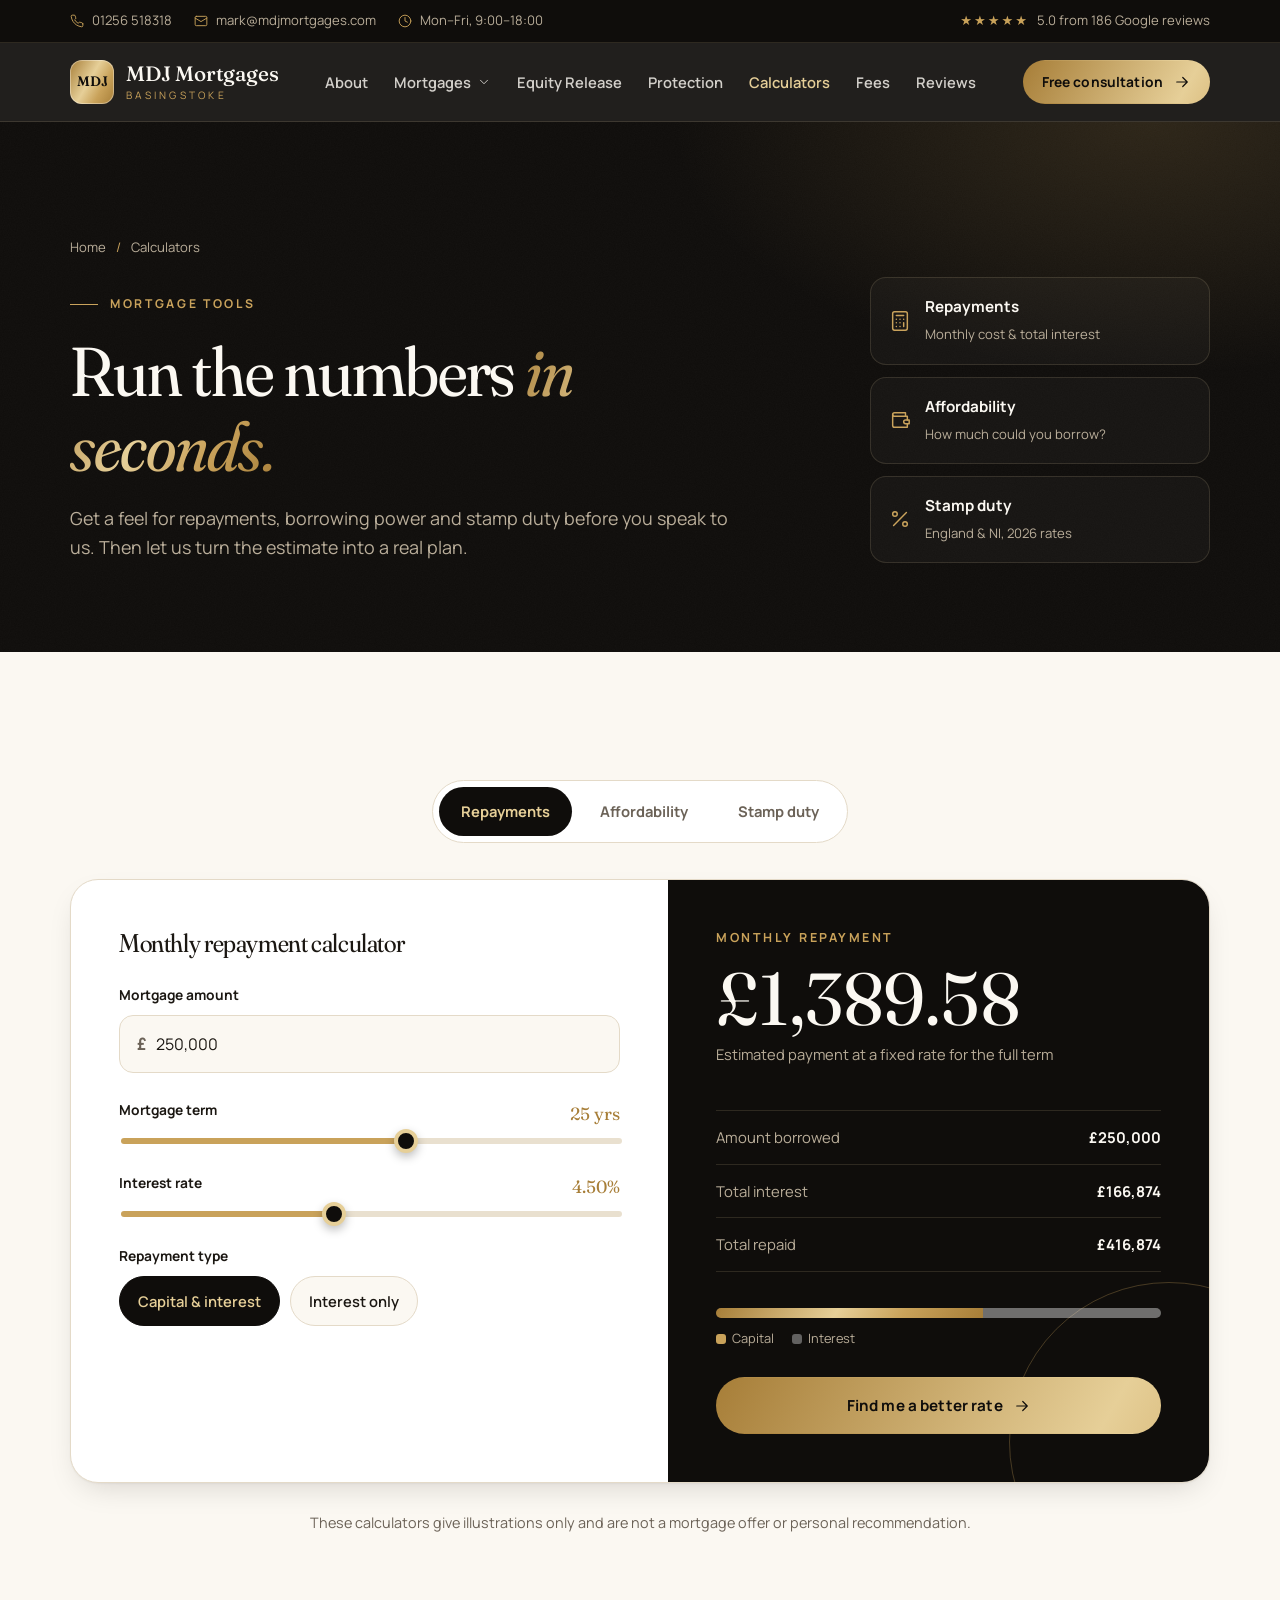
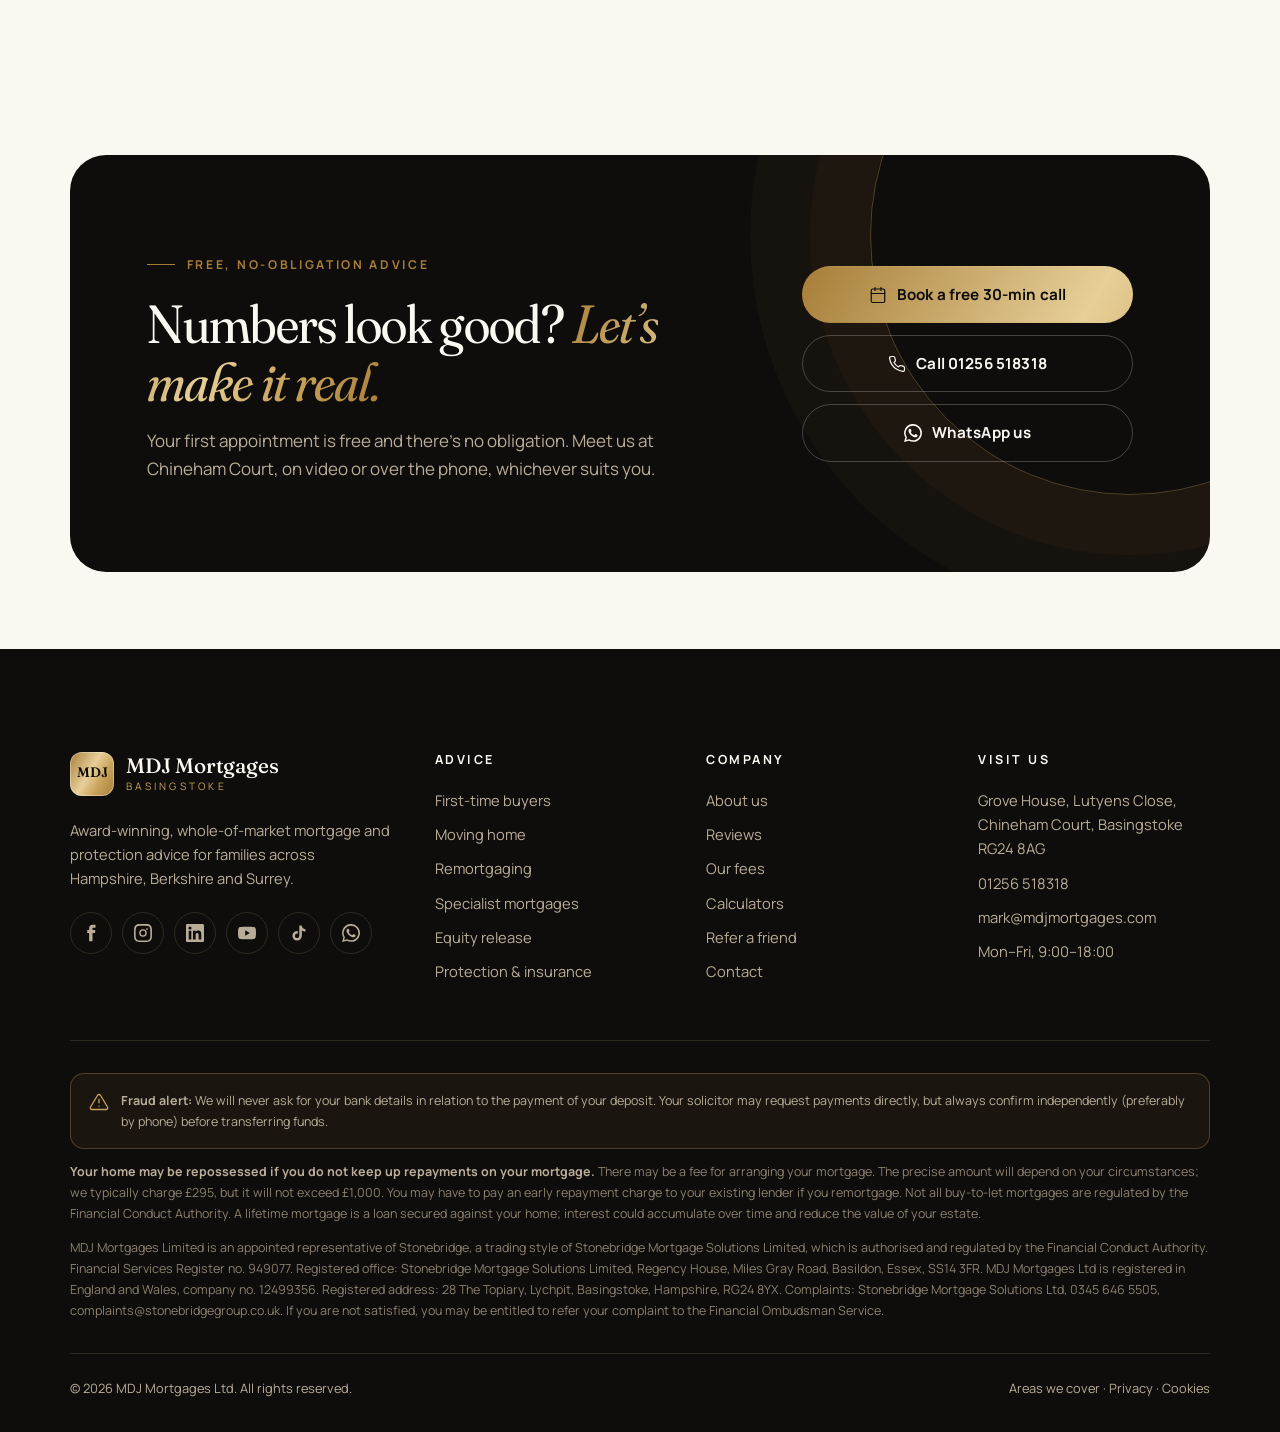
<file: calculators.html>
<!doctype html>
<html lang="en-GB">
<head>
<meta charset="utf-8">
<meta name="viewport" content="width=device-width, initial-scale=1">
<title>Mortgage Calculators | Repayments, Affordability & Stamp Duty | MDJ Mortgages</title>
<meta name="description" content="Free mortgage calculators: monthly repayments, how much can I borrow, and 2026 stamp duty for England.">
<link rel="canonical" href="https://www.mdjmortgages.com/calculators.html">
<meta property="og:title" content="Mortgage Calculators | Repayments, Affordability & Stamp Duty | MDJ Mortgages">
<meta property="og:description" content="Free mortgage calculators: monthly repayments, how much can I borrow, and 2026 stamp duty for England.">
<meta property="og:type" content="website">
<meta property="og:image" content="assets/img/mark.webp">
<meta name="theme-color" content="#0f0d0b">
<link rel="icon" href="data:image/svg+xml,%3Csvg xmlns='http://www.w3.org/2000/svg' viewBox='0 0 64 64'%3E%3Crect width='64' height='64' rx='16' fill='%23c9a25a'/%3E%3Ctext x='32' y='41' font-family='Georgia' font-size='22' text-anchor='middle' fill='%230f0d0b'%3EMDJ%3C/text%3E%3C/svg%3E">
<link rel="preconnect" href="https://fonts.googleapis.com">
<link rel="preconnect" href="https://fonts.gstatic.com" crossorigin>
<link href="https://fonts.googleapis.com/css2?family=Fraunces:ital,opsz,wght,SOFT@0,9..144,300..600,0..100;1,9..144,300..600,0..100&family=Manrope:wght@400;500;600;700;800&display=swap" rel="stylesheet">
<link rel="stylesheet" href="assets/css/styles.css?v=31893bf4d6">
<script type="application/ld+json">{"@context":"https://schema.org","@type":"FinancialService","name":"MDJ Mortgages Ltd","telephone":"+44 1256 518318","email":"mark@mdjmortgages.com","url":"https://www.mdjmortgages.com","address":{"@type":"PostalAddress","streetAddress":"Grove House, Lutyens Close, Chineham Court","addressLocality":"Basingstoke","postalCode":"RG24 8AG","addressCountry":"GB"},"openingHours":"Mo-Fr 09:00-18:00","areaServed":["Basingstoke","Hampshire","Berkshire","Surrey"],"aggregateRating":{"@type":"AggregateRating","ratingValue":"5.0","reviewCount":"186"}}</script>
</head>
<body>
<a class="skip-link" href="#main">Skip to content</a>
<div class="topbar"><div class="container">
  <div class="topbar-left">
    <a class="topbar-item" href="tel:+441256518318"><svg viewBox="0 0 24 24" fill="none" stroke="currentColor" stroke-width="1.6" stroke-linecap="round" stroke-linejoin="round" aria-hidden="true"><path d="M22 16.9v3a2 2 0 0 1-2.2 2 19.8 19.8 0 0 1-8.6-3.1 19.5 19.5 0 0 1-6-6A19.8 19.8 0 0 1 2.1 4.2 2 2 0 0 1 4.1 2h3a2 2 0 0 1 2 1.7c.1 1 .4 1.9.7 2.8a2 2 0 0 1-.5 2.1L8 9.9a16 16 0 0 0 6 6l1.3-1.3a2 2 0 0 1 2.1-.4c.9.3 1.8.6 2.8.7a2 2 0 0 1 1.7 2z"/></svg> 01256 518318</a>
    <a class="topbar-item hide-sm" href="mailto:mark@mdjmortgages.com"><svg viewBox="0 0 24 24" fill="none" stroke="currentColor" stroke-width="1.6" stroke-linecap="round" stroke-linejoin="round" aria-hidden="true"><rect x="2" y="4" width="20" height="16" rx="2"/><path d="m22 7-10 6L2 7"/></svg> mark@mdjmortgages.com</a>
    <span class="topbar-item hide-sm"><svg viewBox="0 0 24 24" fill="none" stroke="currentColor" stroke-width="1.6" stroke-linecap="round" stroke-linejoin="round" aria-hidden="true"><circle cx="12" cy="12" r="10"/><path d="M12 6v6l4 2"/></svg> Mon–Fri, 9:00–18:00</span>
  </div>
  <div class="topbar-right"><a class="topbar-item" href="reviews.html"><span class="stars" aria-label="5 out of 5 stars">★★★★★</span> 5.0 from 186 Google reviews</a></div>
</div></div>
<header class="header"><div class="container">
  <a class="logo" href="index.html" aria-label="MDJ Mortgages home"><span class="logo-mark">MDJ</span><span class="logo-text"><strong>MDJ Mortgages</strong><span>Basingstoke</span></span></a>
  <nav class="nav" aria-label="Main"><div class="nav-item"><a class="nav-link" href="about.html">About</a></div><div class="nav-item has-mega"><a class="nav-link" href="mortgages.html" aria-haspopup="true">Mortgages <svg viewBox="0 0 24 24" fill="none" stroke="currentColor" stroke-width="1.6" stroke-linecap="round" stroke-linejoin="round" aria-hidden="true"><path d="m6 9 6 6 6-6"/></svg></a>
<div class="mega"><div class="mega-links"><a class="mega-link" href="mortgages.html#first-time-buyers"><span class="mega-icon"><svg viewBox="0 0 24 24" fill="none" stroke="currentColor" stroke-width="1.6" stroke-linecap="round" stroke-linejoin="round" aria-hidden="true"><circle cx="7.5" cy="15.5" r="5.5"/><path d="m21 2-9.6 9.6M15.5 7.5l3 3L22 7l-3-3"/></svg></span><span class="mega-text"><strong>First-time buyers</strong><small>From deposit to keys</small></span></a><a class="mega-link" href="mortgages.html#moving-home"><span class="mega-icon"><svg viewBox="0 0 24 24" fill="none" stroke="currentColor" stroke-width="1.6" stroke-linecap="round" stroke-linejoin="round" aria-hidden="true"><path d="M10 17h4V5H2v12h3M20 17h2v-3.3a1 1 0 0 0-.2-.6L18.3 9a1 1 0 0 0-.8-.4H14"/><circle cx="7.5" cy="17.5" r="2.5"/><circle cx="17.5" cy="17.5" r="2.5"/></svg></span><span class="mega-text"><strong>Moving home</strong><small>Port, borrow more or start fresh</small></span></a><a class="mega-link" href="mortgages.html#remortgage"><span class="mega-icon"><svg viewBox="0 0 24 24" fill="none" stroke="currentColor" stroke-width="1.6" stroke-linecap="round" stroke-linejoin="round" aria-hidden="true"><path d="M3 12a9 9 0 0 1 15-6.7L21 8M21 3v5h-5M21 12a9 9 0 0 1-15 6.7L3 16M3 21v-5h5"/></svg></span><span class="mega-text"><strong>Remortgaging</strong><small>Never drift onto a costly SVR</small></span></a><a class="mega-link" href="specialist.html#self-employed"><span class="mega-icon"><svg viewBox="0 0 24 24" fill="none" stroke="currentColor" stroke-width="1.6" stroke-linecap="round" stroke-linejoin="round" aria-hidden="true"><rect x="2" y="7" width="20" height="14" rx="2"/><path d="M16 21V5a2 2 0 0 0-2-2h-4a2 2 0 0 0-2 2v16"/></svg></span><span class="mega-text"><strong>Self-employed</strong><small>Directors, contractors & more</small></span></a><a class="mega-link" href="specialist.html#later-life"><span class="mega-icon"><svg viewBox="0 0 24 24" fill="none" stroke="currentColor" stroke-width="1.6" stroke-linecap="round" stroke-linejoin="round" aria-hidden="true"><circle cx="12" cy="12" r="4"/><path d="M12 2v2M12 20v2M4.9 4.9l1.4 1.4M17.7 17.7l1.4 1.4M2 12h2M20 12h2M6.3 17.7l-1.4 1.4M19.1 4.9l-1.4 1.4"/></svg></span><span class="mega-text"><strong>Later life & retirement</strong><small>Borrowing into retirement</small></span></a><a class="mega-link" href="specialist.html"><span class="mega-icon"><svg viewBox="0 0 24 24" fill="none" stroke="currentColor" stroke-width="1.6" stroke-linecap="round" stroke-linejoin="round" aria-hidden="true"><path d="m12 2 10 5-10 5L2 7z"/><path d="m2 17 10 5 10-5M2 12l10 5 10-5"/></svg></span><span class="mega-text"><strong>All specialist lending</strong><small>Commercial, visas & more</small></span></a></div><div class="mega-feature"><div><span class="eyebrow">No obligation</span><h4>Not sure where to start?</h4><p>Book a 30-minute discovery call and we’ll map out your options, with no obligation.</p></div><a class="btn btn-gold btn-sm" href="https://calendly.com/mdjmortgages/free-30-minute-discovery-meeting-clone" target="_blank" rel="noopener">Book a call <svg viewBox="0 0 24 24" fill="none" stroke="currentColor" stroke-width="1.6" stroke-linecap="round" stroke-linejoin="round" aria-hidden="true"><path d="M5 12h14M13 6l6 6-6 6"/></svg></a></div></div></div><div class="nav-item"><a class="nav-link" href="equity-release.html">Equity Release</a></div><div class="nav-item"><a class="nav-link" href="protection.html">Protection</a></div><div class="nav-item"><a class="nav-link" href="calculators.html" aria-current="page">Calculators</a></div><div class="nav-item"><a class="nav-link" href="fees.html">Fees</a></div><div class="nav-item"><a class="nav-link" href="reviews.html">Reviews</a></div></nav>
  <div class="header-cta">
    <a class="header-phone" href="tel:+441256518318"><svg viewBox="0 0 24 24" fill="none" stroke="currentColor" stroke-width="1.6" stroke-linecap="round" stroke-linejoin="round" aria-hidden="true"><path d="M22 16.9v3a2 2 0 0 1-2.2 2 19.8 19.8 0 0 1-8.6-3.1 19.5 19.5 0 0 1-6-6A19.8 19.8 0 0 1 2.1 4.2 2 2 0 0 1 4.1 2h3a2 2 0 0 1 2 1.7c.1 1 .4 1.9.7 2.8a2 2 0 0 1-.5 2.1L8 9.9a16 16 0 0 0 6 6l1.3-1.3a2 2 0 0 1 2.1-.4c.9.3 1.8.6 2.8.7a2 2 0 0 1 1.7 2z"/></svg> 01256 518318</a>
    <a class="btn btn-gold btn-sm" href="contact.html">Free consultation <svg viewBox="0 0 24 24" fill="none" stroke="currentColor" stroke-width="1.6" stroke-linecap="round" stroke-linejoin="round" aria-hidden="true"><path d="M5 12h14M13 6l6 6-6 6"/></svg></a>
    <button class="burger" aria-label="Open menu" aria-controls="drawer"><svg viewBox="0 0 24 24" fill="none" stroke="currentColor" stroke-width="1.6" stroke-linecap="round" stroke-linejoin="round" aria-hidden="true"><path d="M4 7h16M4 12h16M4 17h10"/></svg></button>
  </div>
</div></header>
<div class="drawer" id="drawer" aria-label="Menu">
  <div class="drawer-backdrop"></div>
  <div class="drawer-panel" role="dialog" aria-modal="true" aria-label="Site menu">
    <div class="drawer-head"><a class="logo" href="index.html"><span class="logo-mark">MDJ</span><span class="logo-text"><strong>MDJ Mortgages</strong><span>Basingstoke</span></span></a><button class="burger drawer-close" style="display:grid" aria-label="Close menu"><svg viewBox="0 0 24 24" fill="none" stroke="currentColor" stroke-width="1.6" stroke-linecap="round" stroke-linejoin="round" aria-hidden="true"><path d="M18 6 6 18M6 6l12 12"/></svg></button></div>
    <nav class="drawer-nav"><a href="index.html">Home <svg viewBox="0 0 24 24" fill="none" stroke="currentColor" stroke-width="1.6" stroke-linecap="round" stroke-linejoin="round" aria-hidden="true"><path d="M5 12h14M13 6l6 6-6 6"/></svg></a><a href="about.html">About <svg viewBox="0 0 24 24" fill="none" stroke="currentColor" stroke-width="1.6" stroke-linecap="round" stroke-linejoin="round" aria-hidden="true"><path d="M5 12h14M13 6l6 6-6 6"/></svg></a><a href="mortgages.html">Mortgages <svg viewBox="0 0 24 24" fill="none" stroke="currentColor" stroke-width="1.6" stroke-linecap="round" stroke-linejoin="round" aria-hidden="true"><path d="M5 12h14M13 6l6 6-6 6"/></svg></a><a class="sub" href="mortgages.html#first-time-buyers">First-time buyers</a><a class="sub" href="mortgages.html#moving-home">Moving home</a><a class="sub" href="mortgages.html#remortgage">Remortgaging</a><a class="sub" href="specialist.html#self-employed">Self-employed</a><a class="sub" href="specialist.html#later-life">Later life & retirement</a><a class="sub" href="specialist.html">All specialist lending</a><a href="equity-release.html">Equity Release <svg viewBox="0 0 24 24" fill="none" stroke="currentColor" stroke-width="1.6" stroke-linecap="round" stroke-linejoin="round" aria-hidden="true"><path d="M5 12h14M13 6l6 6-6 6"/></svg></a><a href="protection.html">Protection <svg viewBox="0 0 24 24" fill="none" stroke="currentColor" stroke-width="1.6" stroke-linecap="round" stroke-linejoin="round" aria-hidden="true"><path d="M5 12h14M13 6l6 6-6 6"/></svg></a><a href="calculators.html">Calculators <svg viewBox="0 0 24 24" fill="none" stroke="currentColor" stroke-width="1.6" stroke-linecap="round" stroke-linejoin="round" aria-hidden="true"><path d="M5 12h14M13 6l6 6-6 6"/></svg></a><a href="fees.html">Fees <svg viewBox="0 0 24 24" fill="none" stroke="currentColor" stroke-width="1.6" stroke-linecap="round" stroke-linejoin="round" aria-hidden="true"><path d="M5 12h14M13 6l6 6-6 6"/></svg></a><a href="reviews.html">Reviews <svg viewBox="0 0 24 24" fill="none" stroke="currentColor" stroke-width="1.6" stroke-linecap="round" stroke-linejoin="round" aria-hidden="true"><path d="M5 12h14M13 6l6 6-6 6"/></svg></a><a href="areas.html">Areas we cover <svg viewBox="0 0 24 24" fill="none" stroke="currentColor" stroke-width="1.6" stroke-linecap="round" stroke-linejoin="round" aria-hidden="true"><path d="M5 12h14M13 6l6 6-6 6"/></svg></a><a href="contact.html">Contact <svg viewBox="0 0 24 24" fill="none" stroke="currentColor" stroke-width="1.6" stroke-linecap="round" stroke-linejoin="round" aria-hidden="true"><path d="M5 12h14M13 6l6 6-6 6"/></svg></a></nav>
    <div class="drawer-foot">
      <a class="btn btn-gold btn-block" href="https://calendly.com/mdjmortgages/free-30-minute-discovery-meeting-clone" target="_blank" rel="noopener">Book a free call <svg viewBox="0 0 24 24" fill="none" stroke="currentColor" stroke-width="1.6" stroke-linecap="round" stroke-linejoin="round" aria-hidden="true"><path d="M5 12h14M13 6l6 6-6 6"/></svg></a>
      <a class="btn btn-ghost btn-block" style="color:var(--paper);border-color:rgba(255,255,255,.2)" href="tel:+441256518318"><svg viewBox="0 0 24 24" fill="none" stroke="currentColor" stroke-width="1.6" stroke-linecap="round" stroke-linejoin="round" aria-hidden="true"><path d="M22 16.9v3a2 2 0 0 1-2.2 2 19.8 19.8 0 0 1-8.6-3.1 19.5 19.5 0 0 1-6-6A19.8 19.8 0 0 1 2.1 4.2 2 2 0 0 1 4.1 2h3a2 2 0 0 1 2 1.7c.1 1 .4 1.9.7 2.8a2 2 0 0 1-.5 2.1L8 9.9a16 16 0 0 0 6 6l1.3-1.3a2 2 0 0 1 2.1-.4c.9.3 1.8.6 2.8.7a2 2 0 0 1 1.7 2z"/></svg> 01256 518318</a>
    </div>
  </div>
</div>
<main id="main">

<section class="page-hero dark grain"><div class="container">
  <div>
    <nav class="breadcrumb" aria-label="Breadcrumb"><a href="index.html">Home</a><span aria-hidden="true">/</span><span>Calculators</span></nav>
    <span class="eyebrow">Mortgage tools</span>
    <h1 class="reveal">Run the numbers <em class='gold'>in seconds.</em></h1>
    <p class="lead reveal reveal-d1">Get a feel for repayments, borrowing power and stamp duty before you speak to us. Then let us turn the estimate into a real plan.</p>
  </div>
  <div class="page-hero-aside"><div class="hero-chip reveal reveal-d1"><svg viewBox="0 0 24 24" fill="none" stroke="currentColor" stroke-width="1.6" stroke-linecap="round" stroke-linejoin="round" aria-hidden="true"><rect x="4" y="2" width="16" height="20" rx="2"/><path d="M8 6h8M16 14v4M8 10h.01M12 10h.01M16 10h.01M8 14h.01M12 14h.01M8 18h.01M12 18h.01"/></svg><div><strong>Repayments</strong><span>Monthly cost & total interest</span></div></div><div class="hero-chip reveal reveal-d2"><svg viewBox="0 0 24 24" fill="none" stroke="currentColor" stroke-width="1.6" stroke-linecap="round" stroke-linejoin="round" aria-hidden="true"><path d="M20 12V8H6a2 2 0 0 1 0-4h12v4"/><path d="M4 6v12a2 2 0 0 0 2 2h14v-4"/><path d="M18 12a2 2 0 0 0 0 4h4v-4z"/></svg><div><strong>Affordability</strong><span>How much could you borrow?</span></div></div><div class="hero-chip reveal reveal-d3"><svg viewBox="0 0 24 24" fill="none" stroke="currentColor" stroke-width="1.6" stroke-linecap="round" stroke-linejoin="round" aria-hidden="true"><path d="M19 5 5 19"/><circle cx="6.5" cy="6.5" r="2.5"/><circle cx="17.5" cy="17.5" r="2.5"/></svg><div><strong>Stamp duty</strong><span>England & NI, 2026 rates</span></div></div></div>
</div></section>
<section class="section"><div class="container">
  <div class="center"><div class="calc-tabs" role="tablist">
    <button class="calc-tab" role="tab" data-tab="repayments" aria-selected="true">Repayments</button>
    <button class="calc-tab" role="tab" data-tab="affordability" aria-selected="false">Affordability</button>
    <button class="calc-tab" role="tab" data-tab="stamp-duty" aria-selected="false">Stamp duty</button>
  </div></div>

  <div class="calc" id="repayments">
    <form class="calc-form" id="repay-form" onsubmit="return false">
      <h3>Monthly repayment calculator</h3>
      <div class="field"><label for="r-amt">Mortgage amount</label><div class="input-prefix"><span>£</span><input class="input" id="r-amt" name="amount" inputmode="numeric" value="250,000"></div></div>
      <div class="field"><label for="r-term">Mortgage term <output id="out-term">25 yrs</output></label><input type="range" id="r-term" name="term" min="5" max="40" value="25"></div>
      <div class="field"><label for="r-rate">Interest rate <output id="out-rate">4.50%</output></label><input type="range" id="r-rate" name="rate" min="0.5" max="10" step="0.05" value="4.5"></div>
      <div class="field"><span class="label">Repayment type</span><div class="choice-group">
        <label class="choice"><input type="radio" name="type" value="repayment" checked><span>Capital & interest</span></label>
        <label class="choice"><input type="radio" name="type" value="interest"><span>Interest only</span></label>
      </div></div>
    </form>
    <div class="calc-result">
      <span class="result-label">Monthly repayment</span>
      <div class="result-big" id="repay-monthly">£0</div>
      <p class="result-sub">Estimated payment at a fixed rate for the full term</p>
      <div class="result-rows">
        <div><span>Amount borrowed</span><strong id="repay-loan">£0</strong></div>
        <div><span>Total interest</span><strong id="repay-interest">£0</strong></div>
        <div><span>Total repaid</span><strong id="repay-total">£0</strong></div>
      </div>
      <div class="result-bar"><i id="repay-bar-p" style="width:60%"></i><i id="repay-bar-i" style="width:40%"></i></div>
      <div class="legend"><span>Capital</span><span>Interest</span></div>
      <a class="btn btn-gold" style="margin-top:28px" href="contact.html">Find me a better rate <svg viewBox="0 0 24 24" fill="none" stroke="currentColor" stroke-width="1.6" stroke-linecap="round" stroke-linejoin="round" aria-hidden="true"><path d="M5 12h14M13 6l6 6-6 6"/></svg></a>
    </div>
  </div>

  <div class="calc" id="affordability" hidden>
    <form class="calc-form" id="afford-form" onsubmit="return false">
      <h3>How much could I borrow?</h3>
      <div class="field-row">
        <div class="field"><label for="a-inc1">Your annual income</label><div class="input-prefix"><span>£</span><input class="input" id="a-inc1" name="income1" inputmode="numeric" value="45,000"></div></div>
        <div class="field"><label for="a-inc2">Second applicant</label><div class="input-prefix"><span>£</span><input class="input" id="a-inc2" name="income2" inputmode="numeric" value="0"></div></div>
      </div>
      <div class="field"><label for="a-com">Monthly credit commitments</label><div class="input-prefix"><span>£</span><input class="input" id="a-com" name="commitments" inputmode="numeric" value="0"></div></div>
      <div class="field"><label for="a-dep">Deposit</label><div class="input-prefix"><span>£</span><input class="input" id="a-dep" name="deposit" inputmode="numeric" value="25,000"></div></div>
    </form>
    <div class="calc-result">
      <span class="result-label">Estimated borrowing</span>
      <div class="result-big" id="afford-high">£0</div>
      <p class="result-sub">Typical range: <span id="afford-range">—</span></p>
      <div class="result-rows">
        <div><span>Potential purchase price</span><strong id="afford-price">£0</strong></div>
        <div><span>Higher-multiple lenders (up to 5.5×)</span><strong id="afford-stretch">£0</strong></div>
      </div>
      <a class="btn btn-gold" href="contact.html">Get a Decision in Principle <svg viewBox="0 0 24 24" fill="none" stroke="currentColor" stroke-width="1.6" stroke-linecap="round" stroke-linejoin="round" aria-hidden="true"><path d="M5 12h14M13 6l6 6-6 6"/></svg></a>
      <p class="disclaimer">Based on 4–4.5× income after commitments. Higher multiples are subject to strict lender criteria.</p>
    </div>
  </div>

  <div class="calc" id="stamp-duty" hidden>
    <form class="calc-form" id="sdlt-form" onsubmit="return false">
      <h3>Stamp duty calculator</h3>
      <div class="field"><label for="s-price">Property price</label><div class="input-prefix"><span>£</span><input class="input" id="s-price" name="price" inputmode="numeric" value="350,000"></div></div>
      <div class="field"><span class="label">I am…</span><div class="choice-group">
        <label class="choice"><input type="radio" name="buyer" value="ftb" checked><span>A first-time buyer</span></label>
        <label class="choice"><input type="radio" name="buyer" value="standard"><span>Moving home</span></label>
        <label class="choice"><input type="radio" name="buyer" value="additional"><span>Buying an additional property</span></label>
      </div></div>
      <div class="notice" style="margin-top:0"><svg viewBox="0 0 24 24" fill="none" stroke="currentColor" stroke-width="1.6" stroke-linecap="round" stroke-linejoin="round" aria-hidden="true"><circle cx="12" cy="12" r="10"/><path d="M12 16v-4M12 8h.01"/></svg><span>Rates for England & Northern Ireland from 1 April 2025. Scotland (LBTT) and Wales (LTT) have different rules.</span></div>
    </form>
    <div class="calc-result">
      <span class="result-label">Stamp duty payable</span>
      <div class="result-big" id="sdlt-tax">£0</div>
      <p class="result-sub" id="sdlt-note"></p>
      <div class="result-rows">
        <div><span>Property price</span><strong id="sdlt-price">£0</strong></div>
        <div><span>Effective rate</span><strong id="sdlt-eff">0%</strong></div>
        <div><span>First-time buyer saving</span><strong id="sdlt-saving">—</strong></div>
      </div>
      <a class="btn btn-gold" href="contact.html">Plan my purchase <svg viewBox="0 0 24 24" fill="none" stroke="currentColor" stroke-width="1.6" stroke-linecap="round" stroke-linejoin="round" aria-hidden="true"><path d="M5 12h14M13 6l6 6-6 6"/></svg></a>
    </div>
  </div>
  <p class="center" style="margin-top:28px;color:var(--muted);font-size:.9rem">These calculators give illustrations only and are not a mortgage offer or personal recommendation.</p>
</div></section>
<section class="section-sm"><div class="container">
  <div class="cta-band reveal">
    <div><span class="eyebrow">Free, no-obligation advice</span><h2>Numbers look good? <em class='gold'>Let’s make it real.</em></h2><p>Your first appointment is free and there’s no obligation. Meet us at Chineham Court, on video or over the phone, whichever suits you.</p></div>
    <div class="cta-actions">
      <a class="btn btn-gold" href="https://calendly.com/mdjmortgages/free-30-minute-discovery-meeting-clone" target="_blank" rel="noopener"><svg viewBox="0 0 24 24" fill="none" stroke="currentColor" stroke-width="1.6" stroke-linecap="round" stroke-linejoin="round" aria-hidden="true"><rect x="3" y="4" width="18" height="18" rx="2"/><path d="M16 2v4M8 2v4M3 10h18"/></svg> Book a free 30-min call</a>
      <a class="btn btn-ghost" style="color:var(--paper);border-color:rgba(255,255,255,.22)" href="tel:+441256518318"><svg viewBox="0 0 24 24" fill="none" stroke="currentColor" stroke-width="1.6" stroke-linecap="round" stroke-linejoin="round" aria-hidden="true"><path d="M22 16.9v3a2 2 0 0 1-2.2 2 19.8 19.8 0 0 1-8.6-3.1 19.5 19.5 0 0 1-6-6A19.8 19.8 0 0 1 2.1 4.2 2 2 0 0 1 4.1 2h3a2 2 0 0 1 2 1.7c.1 1 .4 1.9.7 2.8a2 2 0 0 1-.5 2.1L8 9.9a16 16 0 0 0 6 6l1.3-1.3a2 2 0 0 1 2.1-.4c.9.3 1.8.6 2.8.7a2 2 0 0 1 1.7 2z"/></svg> Call 01256 518318</a>
      <a class="btn btn-ghost" style="color:var(--paper);border-color:rgba(255,255,255,.22)" href="https://wa.me/447798819741" target="_blank" rel="noopener"><svg viewBox="0 0 24 24" fill="currentColor" aria-hidden="true"><path d="M17.5 14.4c-.3-.1-1.8-.9-2-1-.3-.1-.5-.1-.7.1-.2.3-.8 1-.9 1.2-.2.2-.3.2-.6.1-.3-.1-1.3-.5-2.4-1.5-.9-.8-1.5-1.8-1.7-2.1-.2-.3 0-.5.1-.6l.4-.5.3-.5c.1-.2 0-.4 0-.5l-.9-2.2c-.2-.6-.5-.5-.7-.5h-.6c-.2 0-.5.1-.8.4-.3.3-1 1-1 2.5s1.1 2.9 1.2 3.1c.1.2 2.1 3.2 5.1 4.5.7.3 1.3.5 1.7.6.7.2 1.4.2 1.9.1.6-.1 1.8-.7 2-1.4.2-.7.2-1.3.2-1.4-.1-.1-.3-.2-.6-.3zM12 21.8c-1.8 0-3.5-.5-5-1.4l-.4-.2-3.7 1 1-3.6-.2-.4A9.8 9.8 0 0 1 12 2.2a9.8 9.8 0 0 1 9.8 9.8c0 5.4-4.4 9.8-9.8 9.8zm8.4-18.2A11.8 11.8 0 0 0 1.8 17.9L.1 24l6.3-1.7A11.8 11.8 0 0 0 24 12c0-3.2-1.2-6.1-3.5-8.4z"/></svg> WhatsApp us</a>
    </div>
  </div>
</div></section>

</main>
<footer class="footer"><div class="container">
  <div class="footer-top">
    <div class="footer-brand">
      <a class="logo" href="index.html"><span class="logo-mark">MDJ</span><span class="logo-text"><strong style="color:var(--paper)">MDJ Mortgages</strong><span>Basingstoke</span></span></a>
      <p>Award-winning, whole-of-market mortgage and protection advice for families across Hampshire, Berkshire and Surrey.</p>
      <div class="socials">
        <a href="https://www.facebook.com/" aria-label="Facebook" target="_blank" rel="noopener"><svg viewBox="0 0 24 24" fill="currentColor" aria-hidden="true"><path d="M14 8V6c0-.9.6-1 1-1h3V1h-4c-3.5 0-4.5 2.6-4.5 4.6V8H7v4h2.5v11H14V12h3.3l.5-4z"/></svg></a>
        <a href="https://www.instagram.com/" aria-label="Instagram" target="_blank" rel="noopener"><svg viewBox="0 0 24 24" fill="currentColor" aria-hidden="true"><path d="M12 7a5 5 0 1 0 0 10 5 5 0 0 0 0-10zm0 8.2a3.2 3.2 0 1 1 0-6.4 3.2 3.2 0 0 1 0 6.4zM17.3 5.5a1.2 1.2 0 1 0 0 2.4 1.2 1.2 0 0 0 0-2.4zM23.9 7c-.1-1.9-.5-3.6-1.9-5S18.9.2 17 .1C15.1 0 8.9 0 7 .1 5.1.2 3.4.6 2 2S.2 5.1.1 7C0 8.9 0 15.1.1 17c.1 1.9.5 3.6 1.9 5s3.1 1.8 5 1.9c1.9.1 8.1.1 10 0 1.9-.1 3.6-.5 5-1.9s1.8-3.1 1.9-5c.1-1.9.1-8.1 0-10zm-2.6 12.2a4.1 4.1 0 0 1-2.3 2.3c-1.6.6-5.4.5-7 .5s-5.4.1-7-.5a4.1 4.1 0 0 1-2.3-2.3c-.6-1.6-.5-5.4-.5-7.2s-.1-5.4.5-7a4.1 4.1 0 0 1 2.3-2.3c1.6-.6 5.4-.5 7-.5s5.4-.1 7 .5a4.1 4.1 0 0 1 2.3 2.3c.6 1.6.5 5.4.5 7s.1 5.6-.5 7.2z"/></svg></a>
        <a href="https://www.linkedin.com/" aria-label="LinkedIn" target="_blank" rel="noopener"><svg viewBox="0 0 24 24" fill="currentColor" aria-hidden="true"><path d="M20.4 20.5h-3.6v-5.6c0-1.3 0-3-1.8-3s-2.1 1.4-2.1 2.9v5.7H9.3V9h3.4v1.6c.5-.9 1.6-1.8 3.4-1.8 3.6 0 4.3 2.4 4.3 5.5v6.2zM5.3 7.4a2.1 2.1 0 1 1 0-4.2 2.1 2.1 0 0 1 0 4.2zm1.8 13.1H3.6V9h3.5v11.5zM22.2 0H1.8C.8 0 0 .8 0 1.7v20.6c0 .9.8 1.7 1.8 1.7h20.4c1 0 1.8-.8 1.8-1.7V1.7C24 .8 23.2 0 22.2 0z"/></svg></a>
        <a href="https://www.youtube.com/" aria-label="YouTube" target="_blank" rel="noopener"><svg viewBox="0 0 24 24" fill="currentColor" aria-hidden="true"><path d="M23.5 6.2a3 3 0 0 0-2.1-2.1C19.5 3.6 12 3.6 12 3.6s-7.5 0-9.4.5A3 3 0 0 0 .5 6.2 31.6 31.6 0 0 0 0 12a31.6 31.6 0 0 0 .5 5.8 3 3 0 0 0 2.1 2.1c1.9.5 9.4.5 9.4.5s7.5 0 9.4-.5a3 3 0 0 0 2.1-2.1A31.6 31.6 0 0 0 24 12a31.6 31.6 0 0 0-.5-5.8zM9.6 15.6V8.4l6.2 3.6-6.2 3.6z"/></svg></a>
        <a href="https://www.tiktok.com/" aria-label="TikTok" target="_blank" rel="noopener"><svg viewBox="0 0 24 24" fill="currentColor" aria-hidden="true"><path d="M19.6 6.7a4.8 4.8 0 0 1-3.8-4.2V2h-3.4v13.7a2.9 2.9 0 1 1-2-2.7V9.5a6.3 6.3 0 1 0 5.4 6.2V8.8a8.2 8.2 0 0 0 4.8 1.5V6.9l-1-.2z"/></svg></a>
        <a href="https://wa.me/447798819741" aria-label="WhatsApp" target="_blank" rel="noopener"><svg viewBox="0 0 24 24" fill="currentColor" aria-hidden="true"><path d="M17.5 14.4c-.3-.1-1.8-.9-2-1-.3-.1-.5-.1-.7.1-.2.3-.8 1-.9 1.2-.2.2-.3.2-.6.1-.3-.1-1.3-.5-2.4-1.5-.9-.8-1.5-1.8-1.7-2.1-.2-.3 0-.5.1-.6l.4-.5.3-.5c.1-.2 0-.4 0-.5l-.9-2.2c-.2-.6-.5-.5-.7-.5h-.6c-.2 0-.5.1-.8.4-.3.3-1 1-1 2.5s1.1 2.9 1.2 3.1c.1.2 2.1 3.2 5.1 4.5.7.3 1.3.5 1.7.6.7.2 1.4.2 1.9.1.6-.1 1.8-.7 2-1.4.2-.7.2-1.3.2-1.4-.1-.1-.3-.2-.6-.3zM12 21.8c-1.8 0-3.5-.5-5-1.4l-.4-.2-3.7 1 1-3.6-.2-.4A9.8 9.8 0 0 1 12 2.2a9.8 9.8 0 0 1 9.8 9.8c0 5.4-4.4 9.8-9.8 9.8zm8.4-18.2A11.8 11.8 0 0 0 1.8 17.9L.1 24l6.3-1.7A11.8 11.8 0 0 0 24 12c0-3.2-1.2-6.1-3.5-8.4z"/></svg></a>
      </div>
    </div>
    <div><h4>Advice</h4><ul>
      <li><a href="mortgages.html#first-time-buyers">First-time buyers</a></li>
      <li><a href="mortgages.html#moving-home">Moving home</a></li>
      <li><a href="mortgages.html#remortgage">Remortgaging</a></li>
      <li><a href="specialist.html">Specialist mortgages</a></li>
      <li><a href="equity-release.html">Equity release</a></li>
      <li><a href="protection.html">Protection & insurance</a></li>
    </ul></div>
    <div><h4>Company</h4><ul>
      <li><a href="about.html">About us</a></li>
      <li><a href="reviews.html">Reviews</a></li>
      <li><a href="fees.html">Our fees</a></li>
      <li><a href="calculators.html">Calculators</a></li>
      <li><a href="reviews.html#refer">Refer a friend</a></li>
      <li><a href="contact.html">Contact</a></li>
    </ul></div>
    <div><h4>Visit us</h4><ul>
      <li>Grove House, Lutyens Close,<br>Chineham Court, Basingstoke<br>RG24 8AG</li>
      <li><a href="tel:+441256518318">01256 518318</a></li>
      <li><a href="mailto:mark@mdjmortgages.com">mark@mdjmortgages.com</a></li>
      <li>Mon–Fri, 9:00–18:00</li>
    </ul></div>
  </div>
  <div class="footer-legal">
    <div class="fraud"><svg viewBox="0 0 24 24" fill="none" stroke="currentColor" stroke-width="1.6" stroke-linecap="round" stroke-linejoin="round" aria-hidden="true"><path d="M10.3 3.9 1.8 18a2 2 0 0 0 1.7 3h17a2 2 0 0 0 1.7-3L13.7 3.9a2 2 0 0 0-3.4 0zM12 9v4M12 17h.01"/></svg><div><strong>Fraud alert:</strong> We will never ask for your bank details in relation to the payment of your deposit. Your solicitor may request payments directly, but always confirm independently (preferably by phone) before transferring funds.</div></div>
    <p style="margin:0"><strong>Your home may be repossessed if you do not keep up repayments on your mortgage.</strong> There may be a fee for arranging your mortgage. The precise amount will depend on your circumstances; we typically charge £295, but it will not exceed £1,000. You may have to pay an early repayment charge to your existing lender if you remortgage. Not all buy-to-let mortgages are regulated by the Financial Conduct Authority. A lifetime mortgage is a loan secured against your home; interest could accumulate over time and reduce the value of your estate.</p>
    <p style="margin:0">MDJ Mortgages Limited is an appointed representative of Stonebridge, a trading style of Stonebridge Mortgage Solutions Limited, which is authorised and regulated by the Financial Conduct Authority. Financial Services Register no. 949077. Registered office: Stonebridge Mortgage Solutions Limited, Regency House, Miles Gray Road, Basildon, Essex, SS14 3FR. MDJ Mortgages Ltd is registered in England and Wales, company no. 12499356. Registered address: 28 The Topiary, Lychpit, Basingstoke, Hampshire, RG24 8YX. Complaints: Stonebridge Mortgage Solutions Ltd, 0345 646 5505, complaints@stonebridgegroup.co.uk. If you are not satisfied, you may be entitled to refer your complaint to the Financial Ombudsman Service.</p>
  </div>
  <div class="footer-bottom"><span>© <span data-year>2026</span> MDJ Mortgages Ltd. All rights reserved.</span><span><a href="areas.html">Areas we cover</a> · <a href="contact.html">Privacy</a> · <a href="contact.html">Cookies</a></span></div>
</div></footer>
<div class="fab">
  <a class="top" href="#main" aria-label="Back to top"><svg viewBox="0 0 24 24" fill="none" stroke="currentColor" stroke-width="1.6" stroke-linecap="round" stroke-linejoin="round" aria-hidden="true"><path d="M12 19V5M6 11l6-6 6 6"/></svg></a>
  <a class="wa" href="https://wa.me/447798819741" target="_blank" rel="noopener" aria-label="Chat on WhatsApp"><svg viewBox="0 0 24 24" fill="currentColor" aria-hidden="true"><path d="M17.5 14.4c-.3-.1-1.8-.9-2-1-.3-.1-.5-.1-.7.1-.2.3-.8 1-.9 1.2-.2.2-.3.2-.6.1-.3-.1-1.3-.5-2.4-1.5-.9-.8-1.5-1.8-1.7-2.1-.2-.3 0-.5.1-.6l.4-.5.3-.5c.1-.2 0-.4 0-.5l-.9-2.2c-.2-.6-.5-.5-.7-.5h-.6c-.2 0-.5.1-.8.4-.3.3-1 1-1 2.5s1.1 2.9 1.2 3.1c.1.2 2.1 3.2 5.1 4.5.7.3 1.3.5 1.7.6.7.2 1.4.2 1.9.1.6-.1 1.8-.7 2-1.4.2-.7.2-1.3.2-1.4-.1-.1-.3-.2-.6-.3zM12 21.8c-1.8 0-3.5-.5-5-1.4l-.4-.2-3.7 1 1-3.6-.2-.4A9.8 9.8 0 0 1 12 2.2a9.8 9.8 0 0 1 9.8 9.8c0 5.4-4.4 9.8-9.8 9.8zm8.4-18.2A11.8 11.8 0 0 0 1.8 17.9L.1 24l6.3-1.7A11.8 11.8 0 0 0 24 12c0-3.2-1.2-6.1-3.5-8.4z"/></svg></a>
</div>
<script src="assets/js/main.js?v=a1cfa3d453" defer></script>
</body>
</html>
</file>
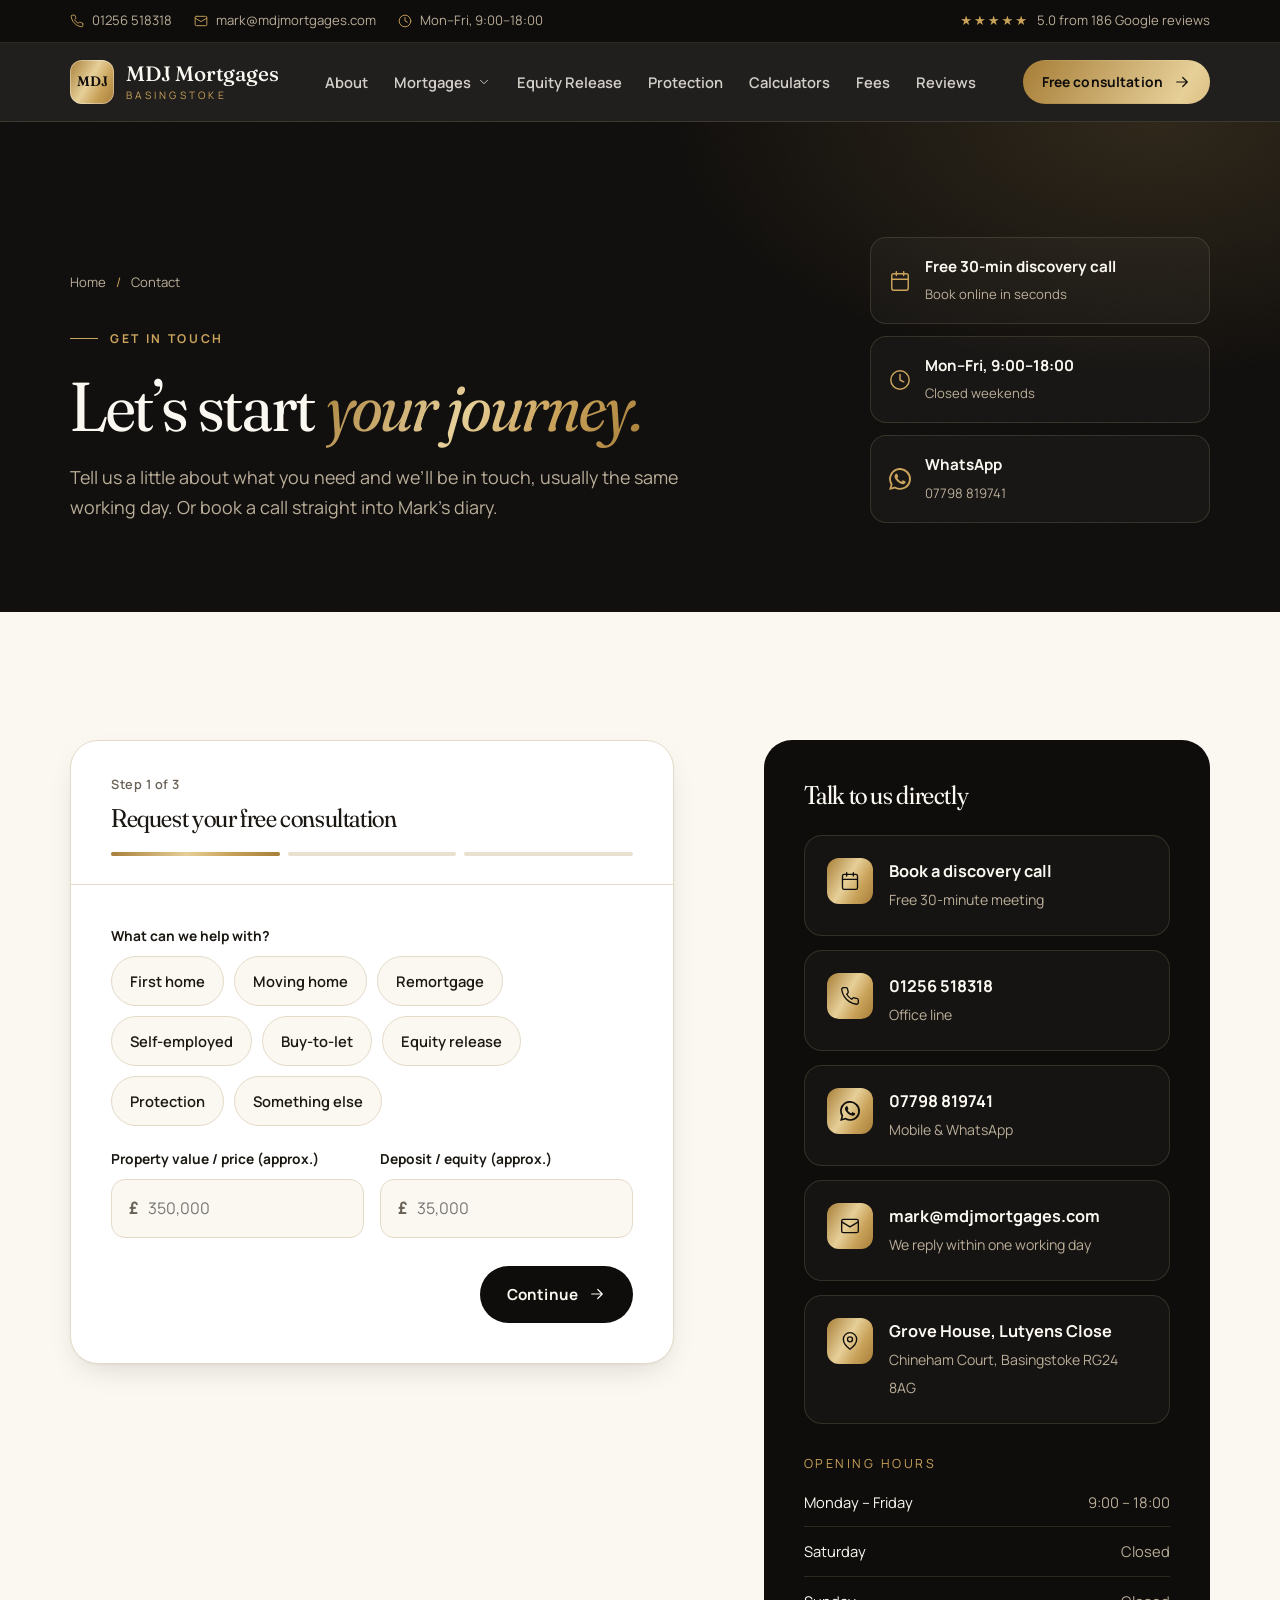
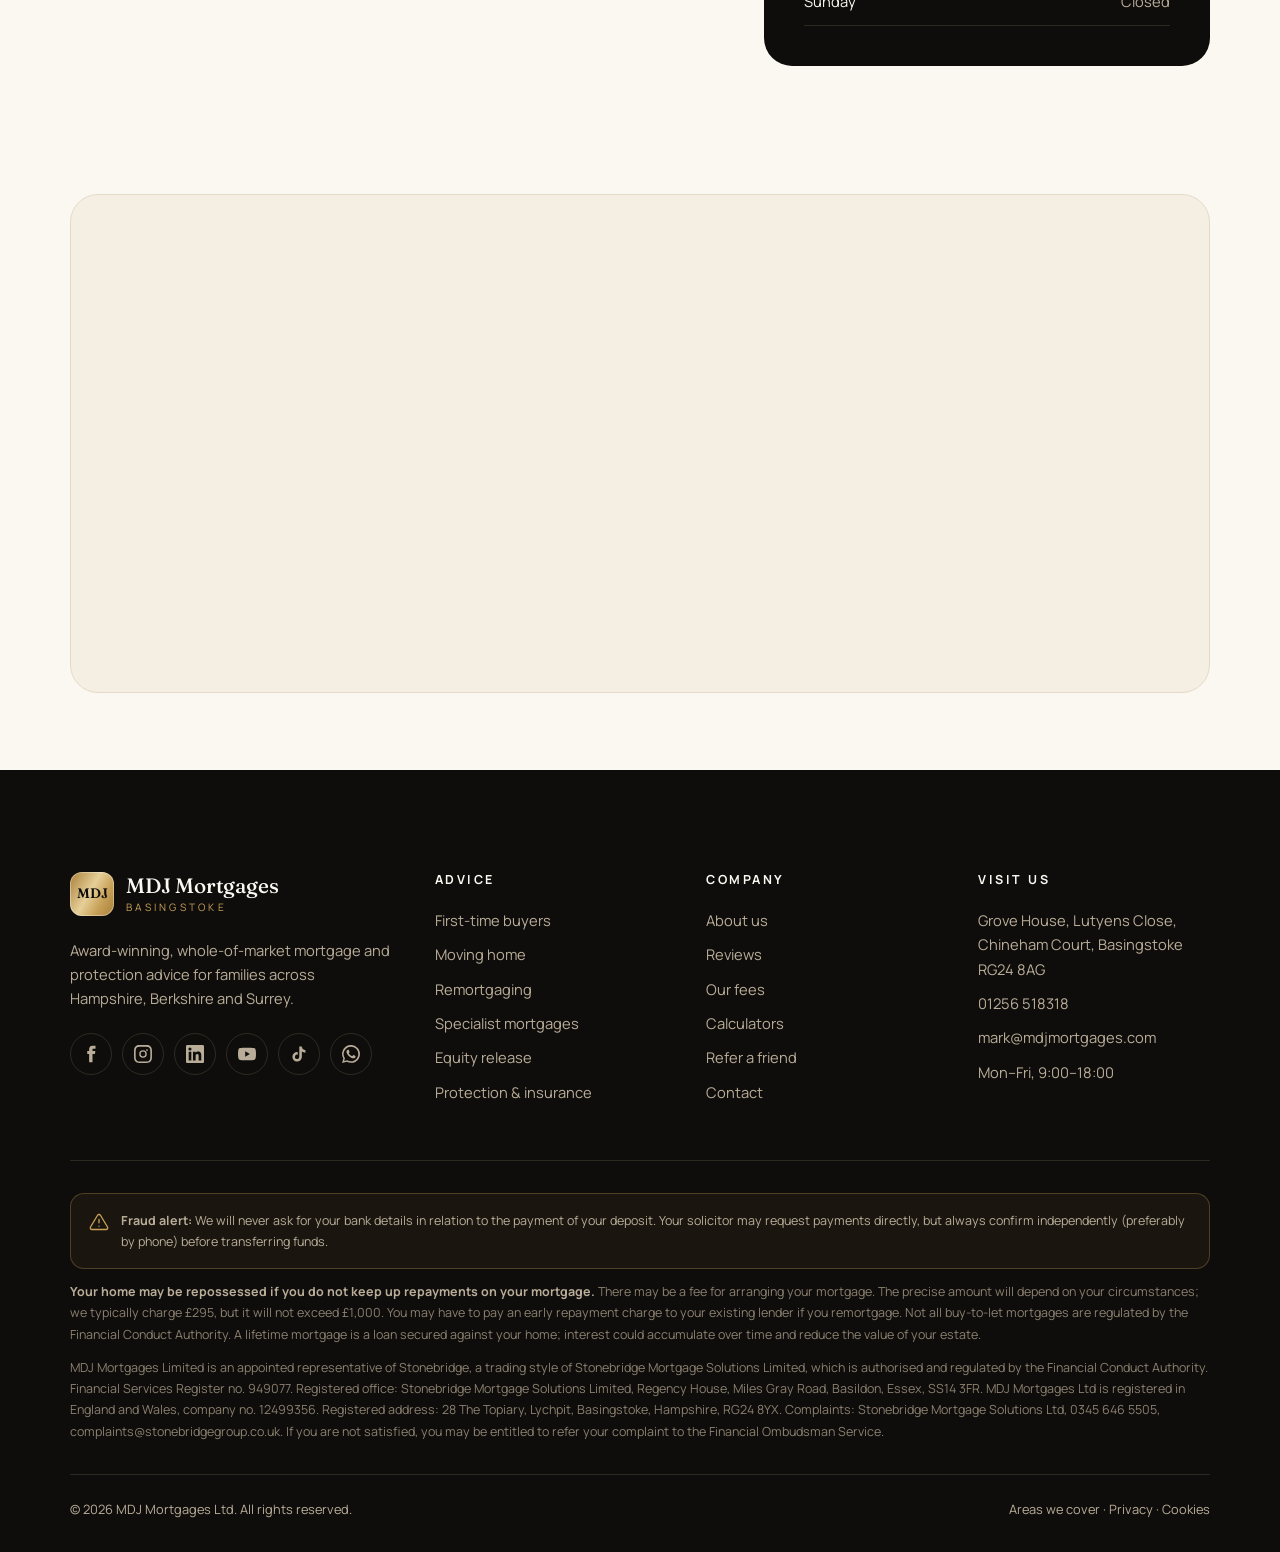
<file: contact.html>
<!doctype html>
<html lang="en-GB">
<head>
<meta charset="utf-8">
<meta name="viewport" content="width=device-width, initial-scale=1">
<title>Contact MDJ Mortgages | Book a Free Mortgage Consultation in Basingstoke</title>
<meta name="description" content="Book a free mortgage consultation with MDJ Mortgages. Call 01256 518318, WhatsApp 07798 819741 or send an enquiry online.">
<link rel="canonical" href="https://www.mdjmortgages.com/contact.html">
<meta property="og:title" content="Contact MDJ Mortgages | Book a Free Mortgage Consultation in Basingstoke">
<meta property="og:description" content="Book a free mortgage consultation with MDJ Mortgages. Call 01256 518318, WhatsApp 07798 819741 or send an enquiry online.">
<meta property="og:type" content="website">
<meta property="og:image" content="assets/img/mark.webp">
<meta name="theme-color" content="#0f0d0b">
<link rel="icon" href="data:image/svg+xml,%3Csvg xmlns='http://www.w3.org/2000/svg' viewBox='0 0 64 64'%3E%3Crect width='64' height='64' rx='16' fill='%23c9a25a'/%3E%3Ctext x='32' y='41' font-family='Georgia' font-size='22' text-anchor='middle' fill='%230f0d0b'%3EMDJ%3C/text%3E%3C/svg%3E">
<link rel="preconnect" href="https://fonts.googleapis.com">
<link rel="preconnect" href="https://fonts.gstatic.com" crossorigin>
<link href="https://fonts.googleapis.com/css2?family=Fraunces:ital,opsz,wght,SOFT@0,9..144,300..600,0..100;1,9..144,300..600,0..100&family=Manrope:wght@400;500;600;700;800&display=swap" rel="stylesheet">
<link rel="stylesheet" href="assets/css/styles.css?v=31893bf4d6">
<script type="application/ld+json">{"@context":"https://schema.org","@type":"FinancialService","name":"MDJ Mortgages Ltd","telephone":"+44 1256 518318","email":"mark@mdjmortgages.com","url":"https://www.mdjmortgages.com","address":{"@type":"PostalAddress","streetAddress":"Grove House, Lutyens Close, Chineham Court","addressLocality":"Basingstoke","postalCode":"RG24 8AG","addressCountry":"GB"},"openingHours":"Mo-Fr 09:00-18:00","areaServed":["Basingstoke","Hampshire","Berkshire","Surrey"],"aggregateRating":{"@type":"AggregateRating","ratingValue":"5.0","reviewCount":"186"}}</script>
</head>
<body>
<a class="skip-link" href="#main">Skip to content</a>
<div class="topbar"><div class="container">
  <div class="topbar-left">
    <a class="topbar-item" href="tel:+441256518318"><svg viewBox="0 0 24 24" fill="none" stroke="currentColor" stroke-width="1.6" stroke-linecap="round" stroke-linejoin="round" aria-hidden="true"><path d="M22 16.9v3a2 2 0 0 1-2.2 2 19.8 19.8 0 0 1-8.6-3.1 19.5 19.5 0 0 1-6-6A19.8 19.8 0 0 1 2.1 4.2 2 2 0 0 1 4.1 2h3a2 2 0 0 1 2 1.7c.1 1 .4 1.9.7 2.8a2 2 0 0 1-.5 2.1L8 9.9a16 16 0 0 0 6 6l1.3-1.3a2 2 0 0 1 2.1-.4c.9.3 1.8.6 2.8.7a2 2 0 0 1 1.7 2z"/></svg> 01256 518318</a>
    <a class="topbar-item hide-sm" href="mailto:mark@mdjmortgages.com"><svg viewBox="0 0 24 24" fill="none" stroke="currentColor" stroke-width="1.6" stroke-linecap="round" stroke-linejoin="round" aria-hidden="true"><rect x="2" y="4" width="20" height="16" rx="2"/><path d="m22 7-10 6L2 7"/></svg> mark@mdjmortgages.com</a>
    <span class="topbar-item hide-sm"><svg viewBox="0 0 24 24" fill="none" stroke="currentColor" stroke-width="1.6" stroke-linecap="round" stroke-linejoin="round" aria-hidden="true"><circle cx="12" cy="12" r="10"/><path d="M12 6v6l4 2"/></svg> Mon–Fri, 9:00–18:00</span>
  </div>
  <div class="topbar-right"><a class="topbar-item" href="reviews.html"><span class="stars" aria-label="5 out of 5 stars">★★★★★</span> 5.0 from 186 Google reviews</a></div>
</div></div>
<header class="header"><div class="container">
  <a class="logo" href="index.html" aria-label="MDJ Mortgages home"><span class="logo-mark">MDJ</span><span class="logo-text"><strong>MDJ Mortgages</strong><span>Basingstoke</span></span></a>
  <nav class="nav" aria-label="Main"><div class="nav-item"><a class="nav-link" href="about.html">About</a></div><div class="nav-item has-mega"><a class="nav-link" href="mortgages.html" aria-haspopup="true">Mortgages <svg viewBox="0 0 24 24" fill="none" stroke="currentColor" stroke-width="1.6" stroke-linecap="round" stroke-linejoin="round" aria-hidden="true"><path d="m6 9 6 6 6-6"/></svg></a>
<div class="mega"><div class="mega-links"><a class="mega-link" href="mortgages.html#first-time-buyers"><span class="mega-icon"><svg viewBox="0 0 24 24" fill="none" stroke="currentColor" stroke-width="1.6" stroke-linecap="round" stroke-linejoin="round" aria-hidden="true"><circle cx="7.5" cy="15.5" r="5.5"/><path d="m21 2-9.6 9.6M15.5 7.5l3 3L22 7l-3-3"/></svg></span><span class="mega-text"><strong>First-time buyers</strong><small>From deposit to keys</small></span></a><a class="mega-link" href="mortgages.html#moving-home"><span class="mega-icon"><svg viewBox="0 0 24 24" fill="none" stroke="currentColor" stroke-width="1.6" stroke-linecap="round" stroke-linejoin="round" aria-hidden="true"><path d="M10 17h4V5H2v12h3M20 17h2v-3.3a1 1 0 0 0-.2-.6L18.3 9a1 1 0 0 0-.8-.4H14"/><circle cx="7.5" cy="17.5" r="2.5"/><circle cx="17.5" cy="17.5" r="2.5"/></svg></span><span class="mega-text"><strong>Moving home</strong><small>Port, borrow more or start fresh</small></span></a><a class="mega-link" href="mortgages.html#remortgage"><span class="mega-icon"><svg viewBox="0 0 24 24" fill="none" stroke="currentColor" stroke-width="1.6" stroke-linecap="round" stroke-linejoin="round" aria-hidden="true"><path d="M3 12a9 9 0 0 1 15-6.7L21 8M21 3v5h-5M21 12a9 9 0 0 1-15 6.7L3 16M3 21v-5h5"/></svg></span><span class="mega-text"><strong>Remortgaging</strong><small>Never drift onto a costly SVR</small></span></a><a class="mega-link" href="specialist.html#self-employed"><span class="mega-icon"><svg viewBox="0 0 24 24" fill="none" stroke="currentColor" stroke-width="1.6" stroke-linecap="round" stroke-linejoin="round" aria-hidden="true"><rect x="2" y="7" width="20" height="14" rx="2"/><path d="M16 21V5a2 2 0 0 0-2-2h-4a2 2 0 0 0-2 2v16"/></svg></span><span class="mega-text"><strong>Self-employed</strong><small>Directors, contractors & more</small></span></a><a class="mega-link" href="specialist.html#later-life"><span class="mega-icon"><svg viewBox="0 0 24 24" fill="none" stroke="currentColor" stroke-width="1.6" stroke-linecap="round" stroke-linejoin="round" aria-hidden="true"><circle cx="12" cy="12" r="4"/><path d="M12 2v2M12 20v2M4.9 4.9l1.4 1.4M17.7 17.7l1.4 1.4M2 12h2M20 12h2M6.3 17.7l-1.4 1.4M19.1 4.9l-1.4 1.4"/></svg></span><span class="mega-text"><strong>Later life & retirement</strong><small>Borrowing into retirement</small></span></a><a class="mega-link" href="specialist.html"><span class="mega-icon"><svg viewBox="0 0 24 24" fill="none" stroke="currentColor" stroke-width="1.6" stroke-linecap="round" stroke-linejoin="round" aria-hidden="true"><path d="m12 2 10 5-10 5L2 7z"/><path d="m2 17 10 5 10-5M2 12l10 5 10-5"/></svg></span><span class="mega-text"><strong>All specialist lending</strong><small>Commercial, visas & more</small></span></a></div><div class="mega-feature"><div><span class="eyebrow">No obligation</span><h4>Not sure where to start?</h4><p>Book a 30-minute discovery call and we’ll map out your options, with no obligation.</p></div><a class="btn btn-gold btn-sm" href="https://calendly.com/mdjmortgages/free-30-minute-discovery-meeting-clone" target="_blank" rel="noopener">Book a call <svg viewBox="0 0 24 24" fill="none" stroke="currentColor" stroke-width="1.6" stroke-linecap="round" stroke-linejoin="round" aria-hidden="true"><path d="M5 12h14M13 6l6 6-6 6"/></svg></a></div></div></div><div class="nav-item"><a class="nav-link" href="equity-release.html">Equity Release</a></div><div class="nav-item"><a class="nav-link" href="protection.html">Protection</a></div><div class="nav-item"><a class="nav-link" href="calculators.html">Calculators</a></div><div class="nav-item"><a class="nav-link" href="fees.html">Fees</a></div><div class="nav-item"><a class="nav-link" href="reviews.html">Reviews</a></div></nav>
  <div class="header-cta">
    <a class="header-phone" href="tel:+441256518318"><svg viewBox="0 0 24 24" fill="none" stroke="currentColor" stroke-width="1.6" stroke-linecap="round" stroke-linejoin="round" aria-hidden="true"><path d="M22 16.9v3a2 2 0 0 1-2.2 2 19.8 19.8 0 0 1-8.6-3.1 19.5 19.5 0 0 1-6-6A19.8 19.8 0 0 1 2.1 4.2 2 2 0 0 1 4.1 2h3a2 2 0 0 1 2 1.7c.1 1 .4 1.9.7 2.8a2 2 0 0 1-.5 2.1L8 9.9a16 16 0 0 0 6 6l1.3-1.3a2 2 0 0 1 2.1-.4c.9.3 1.8.6 2.8.7a2 2 0 0 1 1.7 2z"/></svg> 01256 518318</a>
    <a class="btn btn-gold btn-sm" href="contact.html">Free consultation <svg viewBox="0 0 24 24" fill="none" stroke="currentColor" stroke-width="1.6" stroke-linecap="round" stroke-linejoin="round" aria-hidden="true"><path d="M5 12h14M13 6l6 6-6 6"/></svg></a>
    <button class="burger" aria-label="Open menu" aria-controls="drawer"><svg viewBox="0 0 24 24" fill="none" stroke="currentColor" stroke-width="1.6" stroke-linecap="round" stroke-linejoin="round" aria-hidden="true"><path d="M4 7h16M4 12h16M4 17h10"/></svg></button>
  </div>
</div></header>
<div class="drawer" id="drawer" aria-label="Menu">
  <div class="drawer-backdrop"></div>
  <div class="drawer-panel" role="dialog" aria-modal="true" aria-label="Site menu">
    <div class="drawer-head"><a class="logo" href="index.html"><span class="logo-mark">MDJ</span><span class="logo-text"><strong>MDJ Mortgages</strong><span>Basingstoke</span></span></a><button class="burger drawer-close" style="display:grid" aria-label="Close menu"><svg viewBox="0 0 24 24" fill="none" stroke="currentColor" stroke-width="1.6" stroke-linecap="round" stroke-linejoin="round" aria-hidden="true"><path d="M18 6 6 18M6 6l12 12"/></svg></button></div>
    <nav class="drawer-nav"><a href="index.html">Home <svg viewBox="0 0 24 24" fill="none" stroke="currentColor" stroke-width="1.6" stroke-linecap="round" stroke-linejoin="round" aria-hidden="true"><path d="M5 12h14M13 6l6 6-6 6"/></svg></a><a href="about.html">About <svg viewBox="0 0 24 24" fill="none" stroke="currentColor" stroke-width="1.6" stroke-linecap="round" stroke-linejoin="round" aria-hidden="true"><path d="M5 12h14M13 6l6 6-6 6"/></svg></a><a href="mortgages.html">Mortgages <svg viewBox="0 0 24 24" fill="none" stroke="currentColor" stroke-width="1.6" stroke-linecap="round" stroke-linejoin="round" aria-hidden="true"><path d="M5 12h14M13 6l6 6-6 6"/></svg></a><a class="sub" href="mortgages.html#first-time-buyers">First-time buyers</a><a class="sub" href="mortgages.html#moving-home">Moving home</a><a class="sub" href="mortgages.html#remortgage">Remortgaging</a><a class="sub" href="specialist.html#self-employed">Self-employed</a><a class="sub" href="specialist.html#later-life">Later life & retirement</a><a class="sub" href="specialist.html">All specialist lending</a><a href="equity-release.html">Equity Release <svg viewBox="0 0 24 24" fill="none" stroke="currentColor" stroke-width="1.6" stroke-linecap="round" stroke-linejoin="round" aria-hidden="true"><path d="M5 12h14M13 6l6 6-6 6"/></svg></a><a href="protection.html">Protection <svg viewBox="0 0 24 24" fill="none" stroke="currentColor" stroke-width="1.6" stroke-linecap="round" stroke-linejoin="round" aria-hidden="true"><path d="M5 12h14M13 6l6 6-6 6"/></svg></a><a href="calculators.html">Calculators <svg viewBox="0 0 24 24" fill="none" stroke="currentColor" stroke-width="1.6" stroke-linecap="round" stroke-linejoin="round" aria-hidden="true"><path d="M5 12h14M13 6l6 6-6 6"/></svg></a><a href="fees.html">Fees <svg viewBox="0 0 24 24" fill="none" stroke="currentColor" stroke-width="1.6" stroke-linecap="round" stroke-linejoin="round" aria-hidden="true"><path d="M5 12h14M13 6l6 6-6 6"/></svg></a><a href="reviews.html">Reviews <svg viewBox="0 0 24 24" fill="none" stroke="currentColor" stroke-width="1.6" stroke-linecap="round" stroke-linejoin="round" aria-hidden="true"><path d="M5 12h14M13 6l6 6-6 6"/></svg></a><a href="areas.html">Areas we cover <svg viewBox="0 0 24 24" fill="none" stroke="currentColor" stroke-width="1.6" stroke-linecap="round" stroke-linejoin="round" aria-hidden="true"><path d="M5 12h14M13 6l6 6-6 6"/></svg></a><a href="contact.html">Contact <svg viewBox="0 0 24 24" fill="none" stroke="currentColor" stroke-width="1.6" stroke-linecap="round" stroke-linejoin="round" aria-hidden="true"><path d="M5 12h14M13 6l6 6-6 6"/></svg></a></nav>
    <div class="drawer-foot">
      <a class="btn btn-gold btn-block" href="https://calendly.com/mdjmortgages/free-30-minute-discovery-meeting-clone" target="_blank" rel="noopener">Book a free call <svg viewBox="0 0 24 24" fill="none" stroke="currentColor" stroke-width="1.6" stroke-linecap="round" stroke-linejoin="round" aria-hidden="true"><path d="M5 12h14M13 6l6 6-6 6"/></svg></a>
      <a class="btn btn-ghost btn-block" style="color:var(--paper);border-color:rgba(255,255,255,.2)" href="tel:+441256518318"><svg viewBox="0 0 24 24" fill="none" stroke="currentColor" stroke-width="1.6" stroke-linecap="round" stroke-linejoin="round" aria-hidden="true"><path d="M22 16.9v3a2 2 0 0 1-2.2 2 19.8 19.8 0 0 1-8.6-3.1 19.5 19.5 0 0 1-6-6A19.8 19.8 0 0 1 2.1 4.2 2 2 0 0 1 4.1 2h3a2 2 0 0 1 2 1.7c.1 1 .4 1.9.7 2.8a2 2 0 0 1-.5 2.1L8 9.9a16 16 0 0 0 6 6l1.3-1.3a2 2 0 0 1 2.1-.4c.9.3 1.8.6 2.8.7a2 2 0 0 1 1.7 2z"/></svg> 01256 518318</a>
    </div>
  </div>
</div>
<main id="main">

<section class="page-hero dark grain"><div class="container">
  <div>
    <nav class="breadcrumb" aria-label="Breadcrumb"><a href="index.html">Home</a><span aria-hidden="true">/</span><span>Contact</span></nav>
    <span class="eyebrow">Get in touch</span>
    <h1 class="reveal">Let’s start <em class='gold'>your journey.</em></h1>
    <p class="lead reveal reveal-d1">Tell us a little about what you need and we’ll be in touch, usually the same working day. Or book a call straight into Mark’s diary.</p>
  </div>
  <div class="page-hero-aside"><div class="hero-chip reveal reveal-d1"><svg viewBox="0 0 24 24" fill="none" stroke="currentColor" stroke-width="1.6" stroke-linecap="round" stroke-linejoin="round" aria-hidden="true"><rect x="3" y="4" width="18" height="18" rx="2"/><path d="M16 2v4M8 2v4M3 10h18"/></svg><div><strong>Free 30-min discovery call</strong><span>Book online in seconds</span></div></div><div class="hero-chip reveal reveal-d2"><svg viewBox="0 0 24 24" fill="none" stroke="currentColor" stroke-width="1.6" stroke-linecap="round" stroke-linejoin="round" aria-hidden="true"><circle cx="12" cy="12" r="10"/><path d="M12 6v6l4 2"/></svg><div><strong>Mon–Fri, 9:00–18:00</strong><span>Closed weekends</span></div></div><div class="hero-chip reveal reveal-d3"><svg viewBox="0 0 24 24" fill="currentColor" aria-hidden="true"><path d="M17.5 14.4c-.3-.1-1.8-.9-2-1-.3-.1-.5-.1-.7.1-.2.3-.8 1-.9 1.2-.2.2-.3.2-.6.1-.3-.1-1.3-.5-2.4-1.5-.9-.8-1.5-1.8-1.7-2.1-.2-.3 0-.5.1-.6l.4-.5.3-.5c.1-.2 0-.4 0-.5l-.9-2.2c-.2-.6-.5-.5-.7-.5h-.6c-.2 0-.5.1-.8.4-.3.3-1 1-1 2.5s1.1 2.9 1.2 3.1c.1.2 2.1 3.2 5.1 4.5.7.3 1.3.5 1.7.6.7.2 1.4.2 1.9.1.6-.1 1.8-.7 2-1.4.2-.7.2-1.3.2-1.4-.1-.1-.3-.2-.6-.3zM12 21.8c-1.8 0-3.5-.5-5-1.4l-.4-.2-3.7 1 1-3.6-.2-.4A9.8 9.8 0 0 1 12 2.2a9.8 9.8 0 0 1 9.8 9.8c0 5.4-4.4 9.8-9.8 9.8zm8.4-18.2A11.8 11.8 0 0 0 1.8 17.9L.1 24l6.3-1.7A11.8 11.8 0 0 0 24 12c0-3.2-1.2-6.1-3.5-8.4z"/></svg><div><strong>WhatsApp</strong><span>07798 819741</span></div></div></div>
</div></section>
<section class="section"><div class="container split split-contact" style="align-items:start">
  <div class="enquiry reveal">
    <div class="enquiry-head"><span class="step-label">Step 1 of 3</span><h3 style="margin:6px 0 0">Request your free consultation</h3><div class="progress"><i></i><i></i><i></i></div></div>
    <form class="enquiry-body" id="enquiry" data-endpoint="" novalidate>
      <div class="form-step active">
        <div class="field"><span class="label">What can we help with?</span><div class="choice-group"><label class="choice"><input type="radio" name="need" value="First home" required><span>First home</span></label><label class="choice"><input type="radio" name="need" value="Moving home" required><span>Moving home</span></label><label class="choice"><input type="radio" name="need" value="Remortgage" required><span>Remortgage</span></label><label class="choice"><input type="radio" name="need" value="Self-employed" required><span>Self-employed</span></label><label class="choice"><input type="radio" name="need" value="Buy-to-let" required><span>Buy-to-let</span></label><label class="choice"><input type="radio" name="need" value="Equity release" required><span>Equity release</span></label><label class="choice"><input type="radio" name="need" value="Protection" required><span>Protection</span></label><label class="choice"><input type="radio" name="need" value="Something else" required><span>Something else</span></label></div><span class="error-msg">Please choose an option.</span></div>
        <div class="field-row">
          <div class="field"><label for="c-price">Property value / price (approx.)</label><div class="input-prefix"><span>£</span><input class="input" id="c-price" name="property_value" inputmode="numeric" placeholder="350,000"></div></div>
          <div class="field"><label for="c-dep">Deposit / equity (approx.)</label><div class="input-prefix"><span>£</span><input class="input" id="c-dep" name="deposit" inputmode="numeric" placeholder="35,000"></div></div>
        </div>
      </div>
      <div class="form-step">
        <div class="field"><label for="c-name">Full name</label><input class="input" id="c-name" name="name" autocomplete="name" required><span class="error-msg">Please enter your name.</span></div>
        <div class="field-row">
          <div class="field"><label for="c-email">Email</label><input class="input" id="c-email" type="email" name="email" autocomplete="email" required><span class="error-msg">Please enter a valid email.</span></div>
          <div class="field"><label for="c-phone">Phone</label><input class="input" id="c-phone" type="tel" name="phone" autocomplete="tel" required pattern="[0-9 +()-]{10,}"><span class="error-msg">Please enter a valid phone number.</span></div>
        </div>
      </div>
      <div class="form-step">
        <div class="field"><span class="label">How would you like to meet?</span><div class="choice-group"><label class="choice"><input type="radio" name="meeting" value="Phone call" checked><span>Phone call</span></label><label class="choice"><input type="radio" name="meeting" value="Video call"><span>Video call</span></label><label class="choice"><input type="radio" name="meeting" value="Face-to-face"><span>Face-to-face</span></label></div></div>
        <div class="field"><span class="label">Best time to contact you</span><div class="choice-group"><label class="choice"><input type="radio" name="best_time" value="Morning"><span>Morning</span></label><label class="choice"><input type="radio" name="best_time" value="Afternoon"><span>Afternoon</span></label><label class="choice"><input type="radio" name="best_time" value="Evening"><span>Evening</span></label><label class="choice"><input type="radio" name="best_time" value="Any time" checked><span>Any time</span></label></div></div>
        <div class="field"><label for="c-msg">Anything else we should know? (optional)</label><textarea class="input" id="c-msg" name="message" placeholder="e.g. I’m self-employed and my fixed rate ends in March"></textarea></div>
        <label class="field" style="display:flex;gap:12px;align-items:flex-start;font-size:.85rem;color:var(--muted)"><input type="checkbox" name="consent" value="yes" required style="margin-top:4px;accent-color:var(--gold-3)"> <span>I agree to MDJ Mortgages contacting me about my enquiry. We never share your details. <span class="error-msg">Please tick to continue.</span></span></label>
      </div>
      <div class="form-nav">
        <button type="button" class="btn btn-ghost" data-prev><svg viewBox="0 0 24 24" fill="none" stroke="currentColor" stroke-width="1.6" stroke-linecap="round" stroke-linejoin="round" aria-hidden="true"><path d="M19 12H5M11 6l-6 6 6 6"/></svg> Back</button>
        <button type="button" class="btn" data-next>Continue <svg viewBox="0 0 24 24" fill="none" stroke="currentColor" stroke-width="1.6" stroke-linecap="round" stroke-linejoin="round" aria-hidden="true"><path d="M5 12h14M13 6l6 6-6 6"/></svg></button>
        <button type="submit" class="btn btn-gold" hidden>Send my enquiry <svg viewBox="0 0 24 24" fill="none" stroke="currentColor" stroke-width="1.6" stroke-linecap="round" stroke-linejoin="round" aria-hidden="true"><path d="M5 12h14M13 6l6 6-6 6"/></svg></button>
      </div>
    </form>
    <div class="success-wrap" hidden><div class="success enquiry-body">
      <div class="tick"><svg viewBox="0 0 24 24" fill="none" stroke="currentColor" stroke-width="1.6" stroke-linecap="round" stroke-linejoin="round" aria-hidden="true"><path d="M20 6 9 17l-5-5"/></svg></div>
      <h3>Thanks, <span id="success-name">there</span>. We’ve got it.</h3>
      <p style="color:var(--muted)">Mark or Jodie will be in touch shortly, usually the same working day. Want to lock in a time now?</p>
      <div style="display:flex;gap:12px;justify-content:center;flex-wrap:wrap"><a class="btn btn-gold" href="https://calendly.com/mdjmortgages/free-30-minute-discovery-meeting-clone" target="_blank" rel="noopener"><svg viewBox="0 0 24 24" fill="none" stroke="currentColor" stroke-width="1.6" stroke-linecap="round" stroke-linejoin="round" aria-hidden="true"><rect x="3" y="4" width="18" height="18" rx="2"/><path d="M16 2v4M8 2v4M3 10h18"/></svg> Book a call</a><a class="btn btn-ghost" id="mailto-fallback" href="mailto:mark@mdjmortgages.com"><svg viewBox="0 0 24 24" fill="none" stroke="currentColor" stroke-width="1.6" stroke-linecap="round" stroke-linejoin="round" aria-hidden="true"><rect x="2" y="4" width="20" height="16" rx="2"/><path d="m22 7-10 6L2 7"/></svg> Email a copy</a></div>
    </div></div>
  </div>
  <aside class="dark reveal reveal-d1" style="border-radius:var(--radius-lg);padding:clamp(24px,4vw,40px)">
    <h3>Talk to us directly</h3>
    <div class="contact-cards" style="margin:24px 0 32px">
      <a class="contact-card" href="https://calendly.com/mdjmortgages/free-30-minute-discovery-meeting-clone" target="_blank" rel="noopener"><span class="ic"><svg viewBox="0 0 24 24" fill="none" stroke="currentColor" stroke-width="1.6" stroke-linecap="round" stroke-linejoin="round" aria-hidden="true"><rect x="3" y="4" width="18" height="18" rx="2"/><path d="M16 2v4M8 2v4M3 10h18"/></svg></span><div><strong>Book a discovery call</strong><span>Free 30-minute meeting</span></div></a>
      <a class="contact-card" href="tel:+441256518318"><span class="ic"><svg viewBox="0 0 24 24" fill="none" stroke="currentColor" stroke-width="1.6" stroke-linecap="round" stroke-linejoin="round" aria-hidden="true"><path d="M22 16.9v3a2 2 0 0 1-2.2 2 19.8 19.8 0 0 1-8.6-3.1 19.5 19.5 0 0 1-6-6A19.8 19.8 0 0 1 2.1 4.2 2 2 0 0 1 4.1 2h3a2 2 0 0 1 2 1.7c.1 1 .4 1.9.7 2.8a2 2 0 0 1-.5 2.1L8 9.9a16 16 0 0 0 6 6l1.3-1.3a2 2 0 0 1 2.1-.4c.9.3 1.8.6 2.8.7a2 2 0 0 1 1.7 2z"/></svg></span><div><strong>01256 518318</strong><span>Office line</span></div></a>
      <a class="contact-card" href="https://wa.me/447798819741" target="_blank" rel="noopener"><span class="ic"><svg viewBox="0 0 24 24" fill="currentColor" aria-hidden="true"><path d="M17.5 14.4c-.3-.1-1.8-.9-2-1-.3-.1-.5-.1-.7.1-.2.3-.8 1-.9 1.2-.2.2-.3.2-.6.1-.3-.1-1.3-.5-2.4-1.5-.9-.8-1.5-1.8-1.7-2.1-.2-.3 0-.5.1-.6l.4-.5.3-.5c.1-.2 0-.4 0-.5l-.9-2.2c-.2-.6-.5-.5-.7-.5h-.6c-.2 0-.5.1-.8.4-.3.3-1 1-1 2.5s1.1 2.9 1.2 3.1c.1.2 2.1 3.2 5.1 4.5.7.3 1.3.5 1.7.6.7.2 1.4.2 1.9.1.6-.1 1.8-.7 2-1.4.2-.7.2-1.3.2-1.4-.1-.1-.3-.2-.6-.3zM12 21.8c-1.8 0-3.5-.5-5-1.4l-.4-.2-3.7 1 1-3.6-.2-.4A9.8 9.8 0 0 1 12 2.2a9.8 9.8 0 0 1 9.8 9.8c0 5.4-4.4 9.8-9.8 9.8zm8.4-18.2A11.8 11.8 0 0 0 1.8 17.9L.1 24l6.3-1.7A11.8 11.8 0 0 0 24 12c0-3.2-1.2-6.1-3.5-8.4z"/></svg></span><div><strong>07798 819741</strong><span>Mobile & WhatsApp</span></div></a>
      <a class="contact-card" href="mailto:mark@mdjmortgages.com"><span class="ic"><svg viewBox="0 0 24 24" fill="none" stroke="currentColor" stroke-width="1.6" stroke-linecap="round" stroke-linejoin="round" aria-hidden="true"><rect x="2" y="4" width="20" height="16" rx="2"/><path d="m22 7-10 6L2 7"/></svg></span><div><strong>mark@mdjmortgages.com</strong><span>We reply within one working day</span></div></a>
      <div class="contact-card"><span class="ic"><svg viewBox="0 0 24 24" fill="none" stroke="currentColor" stroke-width="1.6" stroke-linecap="round" stroke-linejoin="round" aria-hidden="true"><path d="M20 10c0 6-8 12-8 12s-8-6-8-12a8 8 0 0 1 16 0Z"/><circle cx="12" cy="10" r="3"/></svg></span><div><strong>Grove House, Lutyens Close</strong><span>Chineham Court, Basingstoke RG24 8AG</span></div></div>
    </div>
    <h4 style="font-family:var(--sans);font-size:.78rem;letter-spacing:.2em;text-transform:uppercase;color:var(--gold)">Opening hours</h4>
    <div class="hours"><div><span>Monday – Friday</span><span>9:00 – 18:00</span></div><div><span>Saturday</span><span>Closed</span></div><div><span>Sunday</span><span>Closed</span></div></div>
  </aside>
</div></section>
<section class="section-sm" style="padding-top:0"><div class="container"><div class="map reveal"><iframe title="Map showing MDJ Mortgages at Chineham Court, Basingstoke" loading="lazy" referrerpolicy="no-referrer-when-downgrade" src="https://www.google.com/maps?q=Grove+House,+Lutyens+Close,+Chineham+Court,+Basingstoke+RG24+8AG&output=embed"></iframe></div></div></section>

</main>
<footer class="footer"><div class="container">
  <div class="footer-top">
    <div class="footer-brand">
      <a class="logo" href="index.html"><span class="logo-mark">MDJ</span><span class="logo-text"><strong style="color:var(--paper)">MDJ Mortgages</strong><span>Basingstoke</span></span></a>
      <p>Award-winning, whole-of-market mortgage and protection advice for families across Hampshire, Berkshire and Surrey.</p>
      <div class="socials">
        <a href="https://www.facebook.com/" aria-label="Facebook" target="_blank" rel="noopener"><svg viewBox="0 0 24 24" fill="currentColor" aria-hidden="true"><path d="M14 8V6c0-.9.6-1 1-1h3V1h-4c-3.5 0-4.5 2.6-4.5 4.6V8H7v4h2.5v11H14V12h3.3l.5-4z"/></svg></a>
        <a href="https://www.instagram.com/" aria-label="Instagram" target="_blank" rel="noopener"><svg viewBox="0 0 24 24" fill="currentColor" aria-hidden="true"><path d="M12 7a5 5 0 1 0 0 10 5 5 0 0 0 0-10zm0 8.2a3.2 3.2 0 1 1 0-6.4 3.2 3.2 0 0 1 0 6.4zM17.3 5.5a1.2 1.2 0 1 0 0 2.4 1.2 1.2 0 0 0 0-2.4zM23.9 7c-.1-1.9-.5-3.6-1.9-5S18.9.2 17 .1C15.1 0 8.9 0 7 .1 5.1.2 3.4.6 2 2S.2 5.1.1 7C0 8.9 0 15.1.1 17c.1 1.9.5 3.6 1.9 5s3.1 1.8 5 1.9c1.9.1 8.1.1 10 0 1.9-.1 3.6-.5 5-1.9s1.8-3.1 1.9-5c.1-1.9.1-8.1 0-10zm-2.6 12.2a4.1 4.1 0 0 1-2.3 2.3c-1.6.6-5.4.5-7 .5s-5.4.1-7-.5a4.1 4.1 0 0 1-2.3-2.3c-.6-1.6-.5-5.4-.5-7.2s-.1-5.4.5-7a4.1 4.1 0 0 1 2.3-2.3c1.6-.6 5.4-.5 7-.5s5.4-.1 7 .5a4.1 4.1 0 0 1 2.3 2.3c.6 1.6.5 5.4.5 7s.1 5.6-.5 7.2z"/></svg></a>
        <a href="https://www.linkedin.com/" aria-label="LinkedIn" target="_blank" rel="noopener"><svg viewBox="0 0 24 24" fill="currentColor" aria-hidden="true"><path d="M20.4 20.5h-3.6v-5.6c0-1.3 0-3-1.8-3s-2.1 1.4-2.1 2.9v5.7H9.3V9h3.4v1.6c.5-.9 1.6-1.8 3.4-1.8 3.6 0 4.3 2.4 4.3 5.5v6.2zM5.3 7.4a2.1 2.1 0 1 1 0-4.2 2.1 2.1 0 0 1 0 4.2zm1.8 13.1H3.6V9h3.5v11.5zM22.2 0H1.8C.8 0 0 .8 0 1.7v20.6c0 .9.8 1.7 1.8 1.7h20.4c1 0 1.8-.8 1.8-1.7V1.7C24 .8 23.2 0 22.2 0z"/></svg></a>
        <a href="https://www.youtube.com/" aria-label="YouTube" target="_blank" rel="noopener"><svg viewBox="0 0 24 24" fill="currentColor" aria-hidden="true"><path d="M23.5 6.2a3 3 0 0 0-2.1-2.1C19.5 3.6 12 3.6 12 3.6s-7.5 0-9.4.5A3 3 0 0 0 .5 6.2 31.6 31.6 0 0 0 0 12a31.6 31.6 0 0 0 .5 5.8 3 3 0 0 0 2.1 2.1c1.9.5 9.4.5 9.4.5s7.5 0 9.4-.5a3 3 0 0 0 2.1-2.1A31.6 31.6 0 0 0 24 12a31.6 31.6 0 0 0-.5-5.8zM9.6 15.6V8.4l6.2 3.6-6.2 3.6z"/></svg></a>
        <a href="https://www.tiktok.com/" aria-label="TikTok" target="_blank" rel="noopener"><svg viewBox="0 0 24 24" fill="currentColor" aria-hidden="true"><path d="M19.6 6.7a4.8 4.8 0 0 1-3.8-4.2V2h-3.4v13.7a2.9 2.9 0 1 1-2-2.7V9.5a6.3 6.3 0 1 0 5.4 6.2V8.8a8.2 8.2 0 0 0 4.8 1.5V6.9l-1-.2z"/></svg></a>
        <a href="https://wa.me/447798819741" aria-label="WhatsApp" target="_blank" rel="noopener"><svg viewBox="0 0 24 24" fill="currentColor" aria-hidden="true"><path d="M17.5 14.4c-.3-.1-1.8-.9-2-1-.3-.1-.5-.1-.7.1-.2.3-.8 1-.9 1.2-.2.2-.3.2-.6.1-.3-.1-1.3-.5-2.4-1.5-.9-.8-1.5-1.8-1.7-2.1-.2-.3 0-.5.1-.6l.4-.5.3-.5c.1-.2 0-.4 0-.5l-.9-2.2c-.2-.6-.5-.5-.7-.5h-.6c-.2 0-.5.1-.8.4-.3.3-1 1-1 2.5s1.1 2.9 1.2 3.1c.1.2 2.1 3.2 5.1 4.5.7.3 1.3.5 1.7.6.7.2 1.4.2 1.9.1.6-.1 1.8-.7 2-1.4.2-.7.2-1.3.2-1.4-.1-.1-.3-.2-.6-.3zM12 21.8c-1.8 0-3.5-.5-5-1.4l-.4-.2-3.7 1 1-3.6-.2-.4A9.8 9.8 0 0 1 12 2.2a9.8 9.8 0 0 1 9.8 9.8c0 5.4-4.4 9.8-9.8 9.8zm8.4-18.2A11.8 11.8 0 0 0 1.8 17.9L.1 24l6.3-1.7A11.8 11.8 0 0 0 24 12c0-3.2-1.2-6.1-3.5-8.4z"/></svg></a>
      </div>
    </div>
    <div><h4>Advice</h4><ul>
      <li><a href="mortgages.html#first-time-buyers">First-time buyers</a></li>
      <li><a href="mortgages.html#moving-home">Moving home</a></li>
      <li><a href="mortgages.html#remortgage">Remortgaging</a></li>
      <li><a href="specialist.html">Specialist mortgages</a></li>
      <li><a href="equity-release.html">Equity release</a></li>
      <li><a href="protection.html">Protection & insurance</a></li>
    </ul></div>
    <div><h4>Company</h4><ul>
      <li><a href="about.html">About us</a></li>
      <li><a href="reviews.html">Reviews</a></li>
      <li><a href="fees.html">Our fees</a></li>
      <li><a href="calculators.html">Calculators</a></li>
      <li><a href="reviews.html#refer">Refer a friend</a></li>
      <li><a href="contact.html">Contact</a></li>
    </ul></div>
    <div><h4>Visit us</h4><ul>
      <li>Grove House, Lutyens Close,<br>Chineham Court, Basingstoke<br>RG24 8AG</li>
      <li><a href="tel:+441256518318">01256 518318</a></li>
      <li><a href="mailto:mark@mdjmortgages.com">mark@mdjmortgages.com</a></li>
      <li>Mon–Fri, 9:00–18:00</li>
    </ul></div>
  </div>
  <div class="footer-legal">
    <div class="fraud"><svg viewBox="0 0 24 24" fill="none" stroke="currentColor" stroke-width="1.6" stroke-linecap="round" stroke-linejoin="round" aria-hidden="true"><path d="M10.3 3.9 1.8 18a2 2 0 0 0 1.7 3h17a2 2 0 0 0 1.7-3L13.7 3.9a2 2 0 0 0-3.4 0zM12 9v4M12 17h.01"/></svg><div><strong>Fraud alert:</strong> We will never ask for your bank details in relation to the payment of your deposit. Your solicitor may request payments directly, but always confirm independently (preferably by phone) before transferring funds.</div></div>
    <p style="margin:0"><strong>Your home may be repossessed if you do not keep up repayments on your mortgage.</strong> There may be a fee for arranging your mortgage. The precise amount will depend on your circumstances; we typically charge £295, but it will not exceed £1,000. You may have to pay an early repayment charge to your existing lender if you remortgage. Not all buy-to-let mortgages are regulated by the Financial Conduct Authority. A lifetime mortgage is a loan secured against your home; interest could accumulate over time and reduce the value of your estate.</p>
    <p style="margin:0">MDJ Mortgages Limited is an appointed representative of Stonebridge, a trading style of Stonebridge Mortgage Solutions Limited, which is authorised and regulated by the Financial Conduct Authority. Financial Services Register no. 949077. Registered office: Stonebridge Mortgage Solutions Limited, Regency House, Miles Gray Road, Basildon, Essex, SS14 3FR. MDJ Mortgages Ltd is registered in England and Wales, company no. 12499356. Registered address: 28 The Topiary, Lychpit, Basingstoke, Hampshire, RG24 8YX. Complaints: Stonebridge Mortgage Solutions Ltd, 0345 646 5505, complaints@stonebridgegroup.co.uk. If you are not satisfied, you may be entitled to refer your complaint to the Financial Ombudsman Service.</p>
  </div>
  <div class="footer-bottom"><span>© <span data-year>2026</span> MDJ Mortgages Ltd. All rights reserved.</span><span><a href="areas.html">Areas we cover</a> · <a href="contact.html">Privacy</a> · <a href="contact.html">Cookies</a></span></div>
</div></footer>
<div class="fab">
  <a class="top" href="#main" aria-label="Back to top"><svg viewBox="0 0 24 24" fill="none" stroke="currentColor" stroke-width="1.6" stroke-linecap="round" stroke-linejoin="round" aria-hidden="true"><path d="M12 19V5M6 11l6-6 6 6"/></svg></a>
  <a class="wa" href="https://wa.me/447798819741" target="_blank" rel="noopener" aria-label="Chat on WhatsApp"><svg viewBox="0 0 24 24" fill="currentColor" aria-hidden="true"><path d="M17.5 14.4c-.3-.1-1.8-.9-2-1-.3-.1-.5-.1-.7.1-.2.3-.8 1-.9 1.2-.2.2-.3.2-.6.1-.3-.1-1.3-.5-2.4-1.5-.9-.8-1.5-1.8-1.7-2.1-.2-.3 0-.5.1-.6l.4-.5.3-.5c.1-.2 0-.4 0-.5l-.9-2.2c-.2-.6-.5-.5-.7-.5h-.6c-.2 0-.5.1-.8.4-.3.3-1 1-1 2.5s1.1 2.9 1.2 3.1c.1.2 2.1 3.2 5.1 4.5.7.3 1.3.5 1.7.6.7.2 1.4.2 1.9.1.6-.1 1.8-.7 2-1.4.2-.7.2-1.3.2-1.4-.1-.1-.3-.2-.6-.3zM12 21.8c-1.8 0-3.5-.5-5-1.4l-.4-.2-3.7 1 1-3.6-.2-.4A9.8 9.8 0 0 1 12 2.2a9.8 9.8 0 0 1 9.8 9.8c0 5.4-4.4 9.8-9.8 9.8zm8.4-18.2A11.8 11.8 0 0 0 1.8 17.9L.1 24l6.3-1.7A11.8 11.8 0 0 0 24 12c0-3.2-1.2-6.1-3.5-8.4z"/></svg></a>
</div>
<script src="assets/js/main.js?v=a1cfa3d453" defer></script>
</body>
</html>
</file>
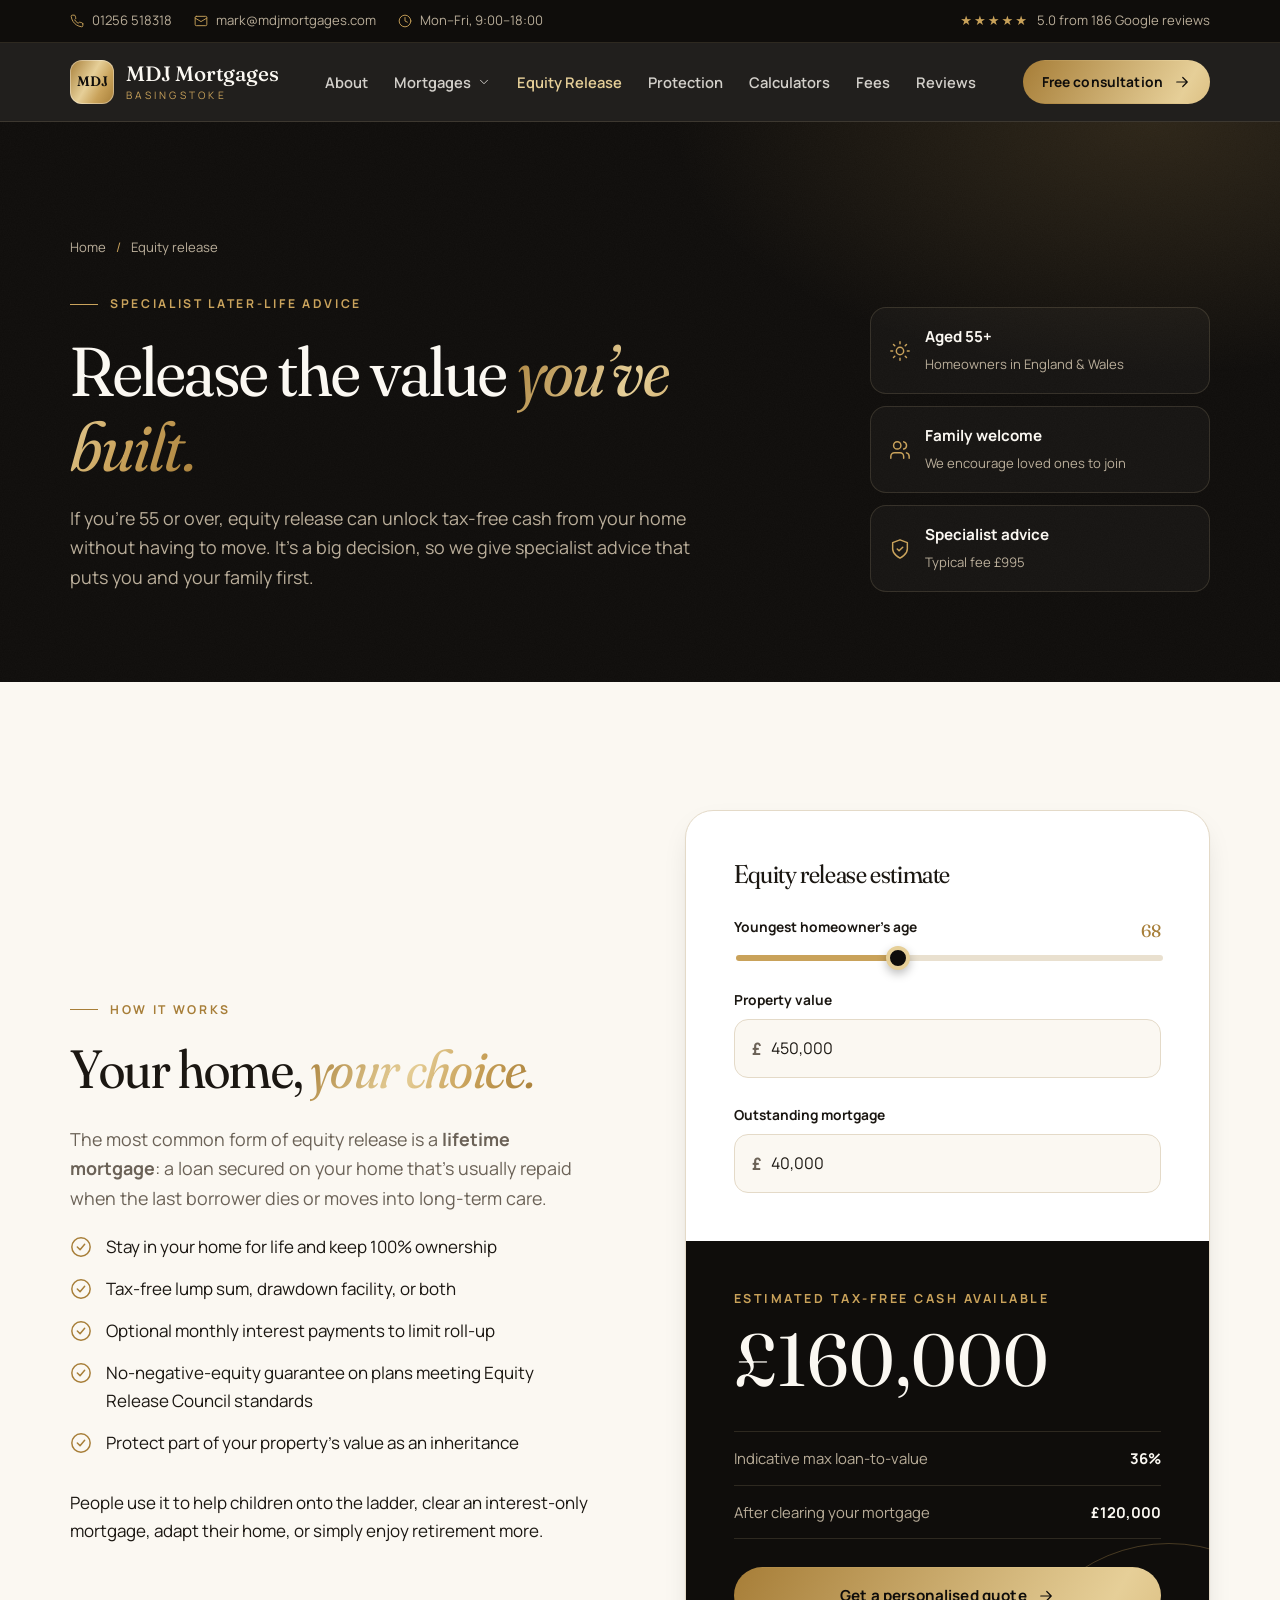
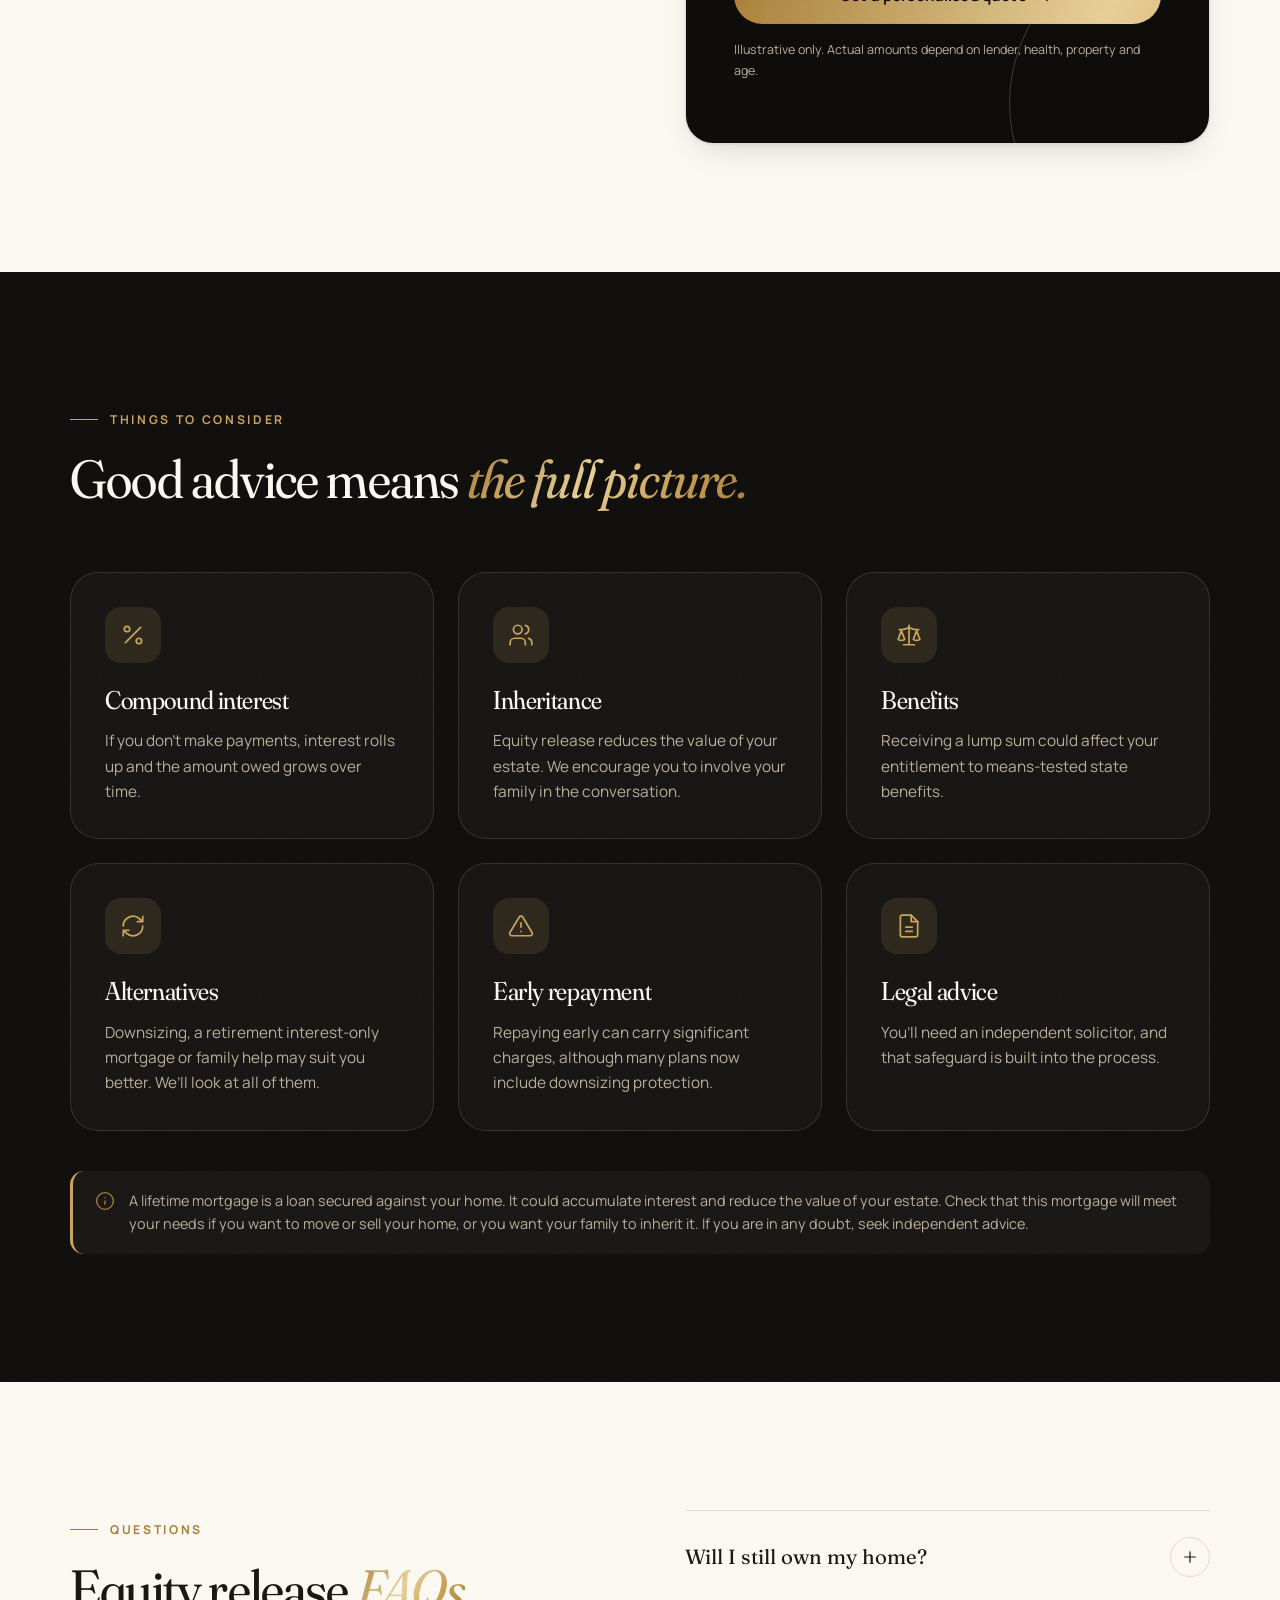
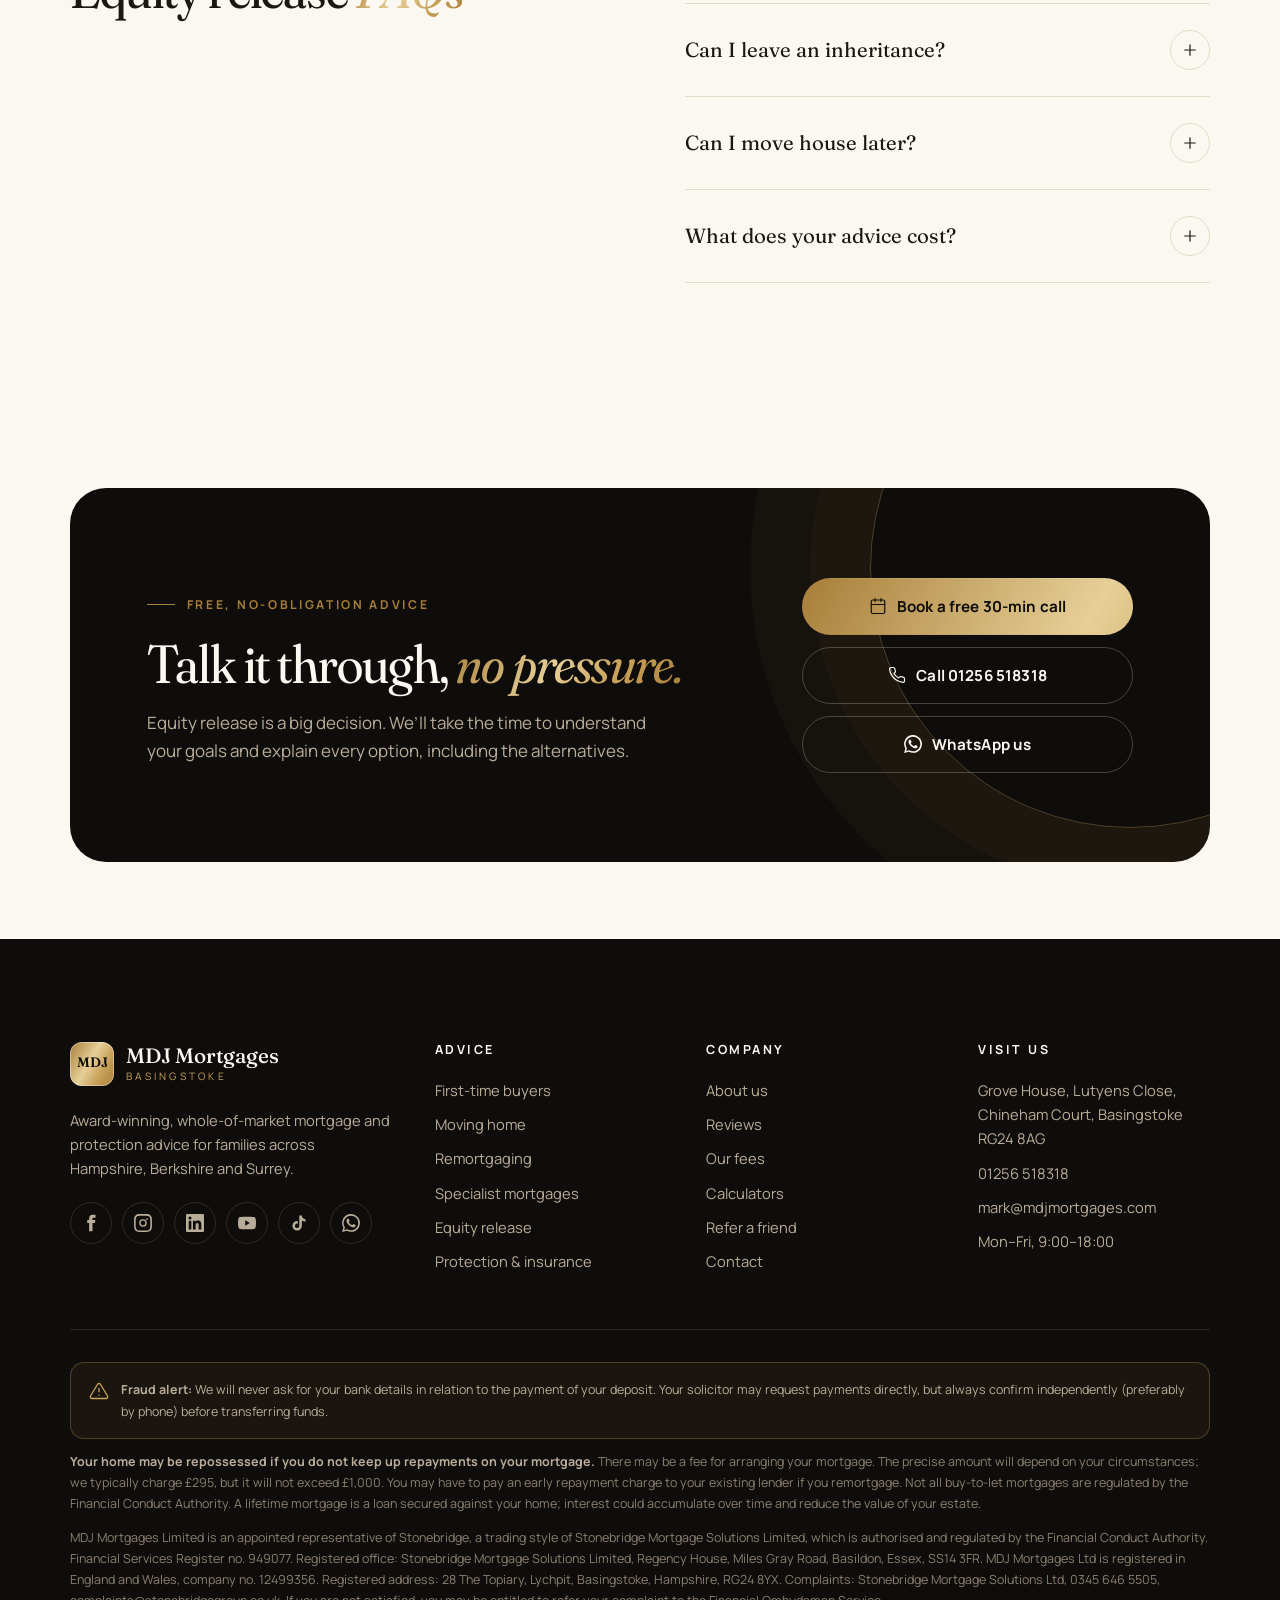
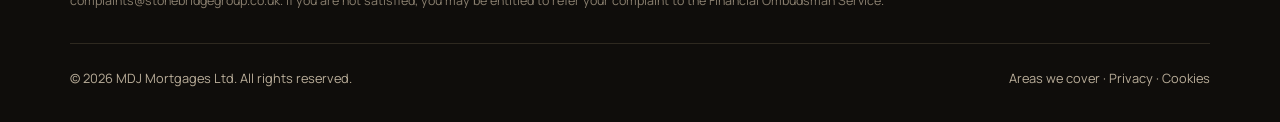
<file: equity-release.html>
<!doctype html>
<html lang="en-GB">
<head>
<meta charset="utf-8">
<meta name="viewport" content="width=device-width, initial-scale=1">
<title>Equity Release Advice Basingstoke | MDJ Mortgages</title>
<meta name="description" content="Specialist equity release and lifetime mortgage advice for homeowners aged 55+ in Basingstoke and Hampshire.">
<link rel="canonical" href="https://www.mdjmortgages.com/equity-release.html">
<meta property="og:title" content="Equity Release Advice Basingstoke | MDJ Mortgages">
<meta property="og:description" content="Specialist equity release and lifetime mortgage advice for homeowners aged 55+ in Basingstoke and Hampshire.">
<meta property="og:type" content="website">
<meta property="og:image" content="assets/img/mark.webp">
<meta name="theme-color" content="#0f0d0b">
<link rel="icon" href="data:image/svg+xml,%3Csvg xmlns='http://www.w3.org/2000/svg' viewBox='0 0 64 64'%3E%3Crect width='64' height='64' rx='16' fill='%23c9a25a'/%3E%3Ctext x='32' y='41' font-family='Georgia' font-size='22' text-anchor='middle' fill='%230f0d0b'%3EMDJ%3C/text%3E%3C/svg%3E">
<link rel="preconnect" href="https://fonts.googleapis.com">
<link rel="preconnect" href="https://fonts.gstatic.com" crossorigin>
<link href="https://fonts.googleapis.com/css2?family=Fraunces:ital,opsz,wght,SOFT@0,9..144,300..600,0..100;1,9..144,300..600,0..100&family=Manrope:wght@400;500;600;700;800&display=swap" rel="stylesheet">
<link rel="stylesheet" href="assets/css/styles.css?v=31893bf4d6">
<script type="application/ld+json">{"@context":"https://schema.org","@type":"FinancialService","name":"MDJ Mortgages Ltd","telephone":"+44 1256 518318","email":"mark@mdjmortgages.com","url":"https://www.mdjmortgages.com","address":{"@type":"PostalAddress","streetAddress":"Grove House, Lutyens Close, Chineham Court","addressLocality":"Basingstoke","postalCode":"RG24 8AG","addressCountry":"GB"},"openingHours":"Mo-Fr 09:00-18:00","areaServed":["Basingstoke","Hampshire","Berkshire","Surrey"],"aggregateRating":{"@type":"AggregateRating","ratingValue":"5.0","reviewCount":"186"}}</script>
</head>
<body>
<a class="skip-link" href="#main">Skip to content</a>
<div class="topbar"><div class="container">
  <div class="topbar-left">
    <a class="topbar-item" href="tel:+441256518318"><svg viewBox="0 0 24 24" fill="none" stroke="currentColor" stroke-width="1.6" stroke-linecap="round" stroke-linejoin="round" aria-hidden="true"><path d="M22 16.9v3a2 2 0 0 1-2.2 2 19.8 19.8 0 0 1-8.6-3.1 19.5 19.5 0 0 1-6-6A19.8 19.8 0 0 1 2.1 4.2 2 2 0 0 1 4.1 2h3a2 2 0 0 1 2 1.7c.1 1 .4 1.9.7 2.8a2 2 0 0 1-.5 2.1L8 9.9a16 16 0 0 0 6 6l1.3-1.3a2 2 0 0 1 2.1-.4c.9.3 1.8.6 2.8.7a2 2 0 0 1 1.7 2z"/></svg> 01256 518318</a>
    <a class="topbar-item hide-sm" href="mailto:mark@mdjmortgages.com"><svg viewBox="0 0 24 24" fill="none" stroke="currentColor" stroke-width="1.6" stroke-linecap="round" stroke-linejoin="round" aria-hidden="true"><rect x="2" y="4" width="20" height="16" rx="2"/><path d="m22 7-10 6L2 7"/></svg> mark@mdjmortgages.com</a>
    <span class="topbar-item hide-sm"><svg viewBox="0 0 24 24" fill="none" stroke="currentColor" stroke-width="1.6" stroke-linecap="round" stroke-linejoin="round" aria-hidden="true"><circle cx="12" cy="12" r="10"/><path d="M12 6v6l4 2"/></svg> Mon–Fri, 9:00–18:00</span>
  </div>
  <div class="topbar-right"><a class="topbar-item" href="reviews.html"><span class="stars" aria-label="5 out of 5 stars">★★★★★</span> 5.0 from 186 Google reviews</a></div>
</div></div>
<header class="header"><div class="container">
  <a class="logo" href="index.html" aria-label="MDJ Mortgages home"><span class="logo-mark">MDJ</span><span class="logo-text"><strong>MDJ Mortgages</strong><span>Basingstoke</span></span></a>
  <nav class="nav" aria-label="Main"><div class="nav-item"><a class="nav-link" href="about.html">About</a></div><div class="nav-item has-mega"><a class="nav-link" href="mortgages.html" aria-haspopup="true">Mortgages <svg viewBox="0 0 24 24" fill="none" stroke="currentColor" stroke-width="1.6" stroke-linecap="round" stroke-linejoin="round" aria-hidden="true"><path d="m6 9 6 6 6-6"/></svg></a>
<div class="mega"><div class="mega-links"><a class="mega-link" href="mortgages.html#first-time-buyers"><span class="mega-icon"><svg viewBox="0 0 24 24" fill="none" stroke="currentColor" stroke-width="1.6" stroke-linecap="round" stroke-linejoin="round" aria-hidden="true"><circle cx="7.5" cy="15.5" r="5.5"/><path d="m21 2-9.6 9.6M15.5 7.5l3 3L22 7l-3-3"/></svg></span><span class="mega-text"><strong>First-time buyers</strong><small>From deposit to keys</small></span></a><a class="mega-link" href="mortgages.html#moving-home"><span class="mega-icon"><svg viewBox="0 0 24 24" fill="none" stroke="currentColor" stroke-width="1.6" stroke-linecap="round" stroke-linejoin="round" aria-hidden="true"><path d="M10 17h4V5H2v12h3M20 17h2v-3.3a1 1 0 0 0-.2-.6L18.3 9a1 1 0 0 0-.8-.4H14"/><circle cx="7.5" cy="17.5" r="2.5"/><circle cx="17.5" cy="17.5" r="2.5"/></svg></span><span class="mega-text"><strong>Moving home</strong><small>Port, borrow more or start fresh</small></span></a><a class="mega-link" href="mortgages.html#remortgage"><span class="mega-icon"><svg viewBox="0 0 24 24" fill="none" stroke="currentColor" stroke-width="1.6" stroke-linecap="round" stroke-linejoin="round" aria-hidden="true"><path d="M3 12a9 9 0 0 1 15-6.7L21 8M21 3v5h-5M21 12a9 9 0 0 1-15 6.7L3 16M3 21v-5h5"/></svg></span><span class="mega-text"><strong>Remortgaging</strong><small>Never drift onto a costly SVR</small></span></a><a class="mega-link" href="specialist.html#self-employed"><span class="mega-icon"><svg viewBox="0 0 24 24" fill="none" stroke="currentColor" stroke-width="1.6" stroke-linecap="round" stroke-linejoin="round" aria-hidden="true"><rect x="2" y="7" width="20" height="14" rx="2"/><path d="M16 21V5a2 2 0 0 0-2-2h-4a2 2 0 0 0-2 2v16"/></svg></span><span class="mega-text"><strong>Self-employed</strong><small>Directors, contractors & more</small></span></a><a class="mega-link" href="specialist.html#later-life"><span class="mega-icon"><svg viewBox="0 0 24 24" fill="none" stroke="currentColor" stroke-width="1.6" stroke-linecap="round" stroke-linejoin="round" aria-hidden="true"><circle cx="12" cy="12" r="4"/><path d="M12 2v2M12 20v2M4.9 4.9l1.4 1.4M17.7 17.7l1.4 1.4M2 12h2M20 12h2M6.3 17.7l-1.4 1.4M19.1 4.9l-1.4 1.4"/></svg></span><span class="mega-text"><strong>Later life & retirement</strong><small>Borrowing into retirement</small></span></a><a class="mega-link" href="specialist.html"><span class="mega-icon"><svg viewBox="0 0 24 24" fill="none" stroke="currentColor" stroke-width="1.6" stroke-linecap="round" stroke-linejoin="round" aria-hidden="true"><path d="m12 2 10 5-10 5L2 7z"/><path d="m2 17 10 5 10-5M2 12l10 5 10-5"/></svg></span><span class="mega-text"><strong>All specialist lending</strong><small>Commercial, visas & more</small></span></a></div><div class="mega-feature"><div><span class="eyebrow">No obligation</span><h4>Not sure where to start?</h4><p>Book a 30-minute discovery call and we’ll map out your options, with no obligation.</p></div><a class="btn btn-gold btn-sm" href="https://calendly.com/mdjmortgages/free-30-minute-discovery-meeting-clone" target="_blank" rel="noopener">Book a call <svg viewBox="0 0 24 24" fill="none" stroke="currentColor" stroke-width="1.6" stroke-linecap="round" stroke-linejoin="round" aria-hidden="true"><path d="M5 12h14M13 6l6 6-6 6"/></svg></a></div></div></div><div class="nav-item"><a class="nav-link" href="equity-release.html" aria-current="page">Equity Release</a></div><div class="nav-item"><a class="nav-link" href="protection.html">Protection</a></div><div class="nav-item"><a class="nav-link" href="calculators.html">Calculators</a></div><div class="nav-item"><a class="nav-link" href="fees.html">Fees</a></div><div class="nav-item"><a class="nav-link" href="reviews.html">Reviews</a></div></nav>
  <div class="header-cta">
    <a class="header-phone" href="tel:+441256518318"><svg viewBox="0 0 24 24" fill="none" stroke="currentColor" stroke-width="1.6" stroke-linecap="round" stroke-linejoin="round" aria-hidden="true"><path d="M22 16.9v3a2 2 0 0 1-2.2 2 19.8 19.8 0 0 1-8.6-3.1 19.5 19.5 0 0 1-6-6A19.8 19.8 0 0 1 2.1 4.2 2 2 0 0 1 4.1 2h3a2 2 0 0 1 2 1.7c.1 1 .4 1.9.7 2.8a2 2 0 0 1-.5 2.1L8 9.9a16 16 0 0 0 6 6l1.3-1.3a2 2 0 0 1 2.1-.4c.9.3 1.8.6 2.8.7a2 2 0 0 1 1.7 2z"/></svg> 01256 518318</a>
    <a class="btn btn-gold btn-sm" href="contact.html">Free consultation <svg viewBox="0 0 24 24" fill="none" stroke="currentColor" stroke-width="1.6" stroke-linecap="round" stroke-linejoin="round" aria-hidden="true"><path d="M5 12h14M13 6l6 6-6 6"/></svg></a>
    <button class="burger" aria-label="Open menu" aria-controls="drawer"><svg viewBox="0 0 24 24" fill="none" stroke="currentColor" stroke-width="1.6" stroke-linecap="round" stroke-linejoin="round" aria-hidden="true"><path d="M4 7h16M4 12h16M4 17h10"/></svg></button>
  </div>
</div></header>
<div class="drawer" id="drawer" aria-label="Menu">
  <div class="drawer-backdrop"></div>
  <div class="drawer-panel" role="dialog" aria-modal="true" aria-label="Site menu">
    <div class="drawer-head"><a class="logo" href="index.html"><span class="logo-mark">MDJ</span><span class="logo-text"><strong>MDJ Mortgages</strong><span>Basingstoke</span></span></a><button class="burger drawer-close" style="display:grid" aria-label="Close menu"><svg viewBox="0 0 24 24" fill="none" stroke="currentColor" stroke-width="1.6" stroke-linecap="round" stroke-linejoin="round" aria-hidden="true"><path d="M18 6 6 18M6 6l12 12"/></svg></button></div>
    <nav class="drawer-nav"><a href="index.html">Home <svg viewBox="0 0 24 24" fill="none" stroke="currentColor" stroke-width="1.6" stroke-linecap="round" stroke-linejoin="round" aria-hidden="true"><path d="M5 12h14M13 6l6 6-6 6"/></svg></a><a href="about.html">About <svg viewBox="0 0 24 24" fill="none" stroke="currentColor" stroke-width="1.6" stroke-linecap="round" stroke-linejoin="round" aria-hidden="true"><path d="M5 12h14M13 6l6 6-6 6"/></svg></a><a href="mortgages.html">Mortgages <svg viewBox="0 0 24 24" fill="none" stroke="currentColor" stroke-width="1.6" stroke-linecap="round" stroke-linejoin="round" aria-hidden="true"><path d="M5 12h14M13 6l6 6-6 6"/></svg></a><a class="sub" href="mortgages.html#first-time-buyers">First-time buyers</a><a class="sub" href="mortgages.html#moving-home">Moving home</a><a class="sub" href="mortgages.html#remortgage">Remortgaging</a><a class="sub" href="specialist.html#self-employed">Self-employed</a><a class="sub" href="specialist.html#later-life">Later life & retirement</a><a class="sub" href="specialist.html">All specialist lending</a><a href="equity-release.html">Equity Release <svg viewBox="0 0 24 24" fill="none" stroke="currentColor" stroke-width="1.6" stroke-linecap="round" stroke-linejoin="round" aria-hidden="true"><path d="M5 12h14M13 6l6 6-6 6"/></svg></a><a href="protection.html">Protection <svg viewBox="0 0 24 24" fill="none" stroke="currentColor" stroke-width="1.6" stroke-linecap="round" stroke-linejoin="round" aria-hidden="true"><path d="M5 12h14M13 6l6 6-6 6"/></svg></a><a href="calculators.html">Calculators <svg viewBox="0 0 24 24" fill="none" stroke="currentColor" stroke-width="1.6" stroke-linecap="round" stroke-linejoin="round" aria-hidden="true"><path d="M5 12h14M13 6l6 6-6 6"/></svg></a><a href="fees.html">Fees <svg viewBox="0 0 24 24" fill="none" stroke="currentColor" stroke-width="1.6" stroke-linecap="round" stroke-linejoin="round" aria-hidden="true"><path d="M5 12h14M13 6l6 6-6 6"/></svg></a><a href="reviews.html">Reviews <svg viewBox="0 0 24 24" fill="none" stroke="currentColor" stroke-width="1.6" stroke-linecap="round" stroke-linejoin="round" aria-hidden="true"><path d="M5 12h14M13 6l6 6-6 6"/></svg></a><a href="areas.html">Areas we cover <svg viewBox="0 0 24 24" fill="none" stroke="currentColor" stroke-width="1.6" stroke-linecap="round" stroke-linejoin="round" aria-hidden="true"><path d="M5 12h14M13 6l6 6-6 6"/></svg></a><a href="contact.html">Contact <svg viewBox="0 0 24 24" fill="none" stroke="currentColor" stroke-width="1.6" stroke-linecap="round" stroke-linejoin="round" aria-hidden="true"><path d="M5 12h14M13 6l6 6-6 6"/></svg></a></nav>
    <div class="drawer-foot">
      <a class="btn btn-gold btn-block" href="https://calendly.com/mdjmortgages/free-30-minute-discovery-meeting-clone" target="_blank" rel="noopener">Book a free call <svg viewBox="0 0 24 24" fill="none" stroke="currentColor" stroke-width="1.6" stroke-linecap="round" stroke-linejoin="round" aria-hidden="true"><path d="M5 12h14M13 6l6 6-6 6"/></svg></a>
      <a class="btn btn-ghost btn-block" style="color:var(--paper);border-color:rgba(255,255,255,.2)" href="tel:+441256518318"><svg viewBox="0 0 24 24" fill="none" stroke="currentColor" stroke-width="1.6" stroke-linecap="round" stroke-linejoin="round" aria-hidden="true"><path d="M22 16.9v3a2 2 0 0 1-2.2 2 19.8 19.8 0 0 1-8.6-3.1 19.5 19.5 0 0 1-6-6A19.8 19.8 0 0 1 2.1 4.2 2 2 0 0 1 4.1 2h3a2 2 0 0 1 2 1.7c.1 1 .4 1.9.7 2.8a2 2 0 0 1-.5 2.1L8 9.9a16 16 0 0 0 6 6l1.3-1.3a2 2 0 0 1 2.1-.4c.9.3 1.8.6 2.8.7a2 2 0 0 1 1.7 2z"/></svg> 01256 518318</a>
    </div>
  </div>
</div>
<main id="main">

<section class="page-hero dark grain"><div class="container">
  <div>
    <nav class="breadcrumb" aria-label="Breadcrumb"><a href="index.html">Home</a><span aria-hidden="true">/</span><span>Equity release</span></nav>
    <span class="eyebrow">Specialist later-life advice</span>
    <h1 class="reveal">Release the value <em class='gold'>you’ve built.</em></h1>
    <p class="lead reveal reveal-d1">If you’re 55 or over, equity release can unlock tax-free cash from your home without having to move. It’s a big decision, so we give specialist advice that puts you and your family first.</p>
  </div>
  <div class="page-hero-aside"><div class="hero-chip reveal reveal-d1"><svg viewBox="0 0 24 24" fill="none" stroke="currentColor" stroke-width="1.6" stroke-linecap="round" stroke-linejoin="round" aria-hidden="true"><circle cx="12" cy="12" r="4"/><path d="M12 2v2M12 20v2M4.9 4.9l1.4 1.4M17.7 17.7l1.4 1.4M2 12h2M20 12h2M6.3 17.7l-1.4 1.4M19.1 4.9l-1.4 1.4"/></svg><div><strong>Aged 55+</strong><span>Homeowners in England & Wales</span></div></div><div class="hero-chip reveal reveal-d2"><svg viewBox="0 0 24 24" fill="none" stroke="currentColor" stroke-width="1.6" stroke-linecap="round" stroke-linejoin="round" aria-hidden="true"><path d="M16 21v-2a4 4 0 0 0-4-4H6a4 4 0 0 0-4 4v2"/><circle cx="9" cy="7" r="4"/><path d="M22 21v-2a4 4 0 0 0-3-3.9M16 3.1a4 4 0 0 1 0 7.8"/></svg><div><strong>Family welcome</strong><span>We encourage loved ones to join</span></div></div><div class="hero-chip reveal reveal-d3"><svg viewBox="0 0 24 24" fill="none" stroke="currentColor" stroke-width="1.6" stroke-linecap="round" stroke-linejoin="round" aria-hidden="true"><path d="M12 22s8-4 8-10V5l-8-3-8 3v7c0 6 8 10 8 10z"/><path d="m9 12 2 2 4-4"/></svg><div><strong>Specialist advice</strong><span>Typical fee £995</span></div></div></div>
</div></section>

<section class="section"><div class="container split">
  <div class="reveal">
    <span class="eyebrow">How it works</span>
    <h2>Your home, <em class="gold">your choice.</em></h2>
    <p class="lead">The most common form of equity release is a <strong>lifetime mortgage</strong>: a loan secured on your home that’s usually repaid when the last borrower dies or moves into long-term care.</p>
    <ul class="checklist"><li><svg viewBox="0 0 24 24" fill="none" stroke="currentColor" stroke-width="1.6" stroke-linecap="round" stroke-linejoin="round" aria-hidden="true"><circle cx="12" cy="12" r="10"/><path d="m8 12 3 3 5-6"/></svg><span>Stay in your home for life and keep 100% ownership</span></li><li><svg viewBox="0 0 24 24" fill="none" stroke="currentColor" stroke-width="1.6" stroke-linecap="round" stroke-linejoin="round" aria-hidden="true"><circle cx="12" cy="12" r="10"/><path d="m8 12 3 3 5-6"/></svg><span>Tax-free lump sum, drawdown facility, or both</span></li><li><svg viewBox="0 0 24 24" fill="none" stroke="currentColor" stroke-width="1.6" stroke-linecap="round" stroke-linejoin="round" aria-hidden="true"><circle cx="12" cy="12" r="10"/><path d="m8 12 3 3 5-6"/></svg><span>Optional monthly interest payments to limit roll-up</span></li><li><svg viewBox="0 0 24 24" fill="none" stroke="currentColor" stroke-width="1.6" stroke-linecap="round" stroke-linejoin="round" aria-hidden="true"><circle cx="12" cy="12" r="10"/><path d="m8 12 3 3 5-6"/></svg><span>No-negative-equity guarantee on plans meeting Equity Release Council standards</span></li><li><svg viewBox="0 0 24 24" fill="none" stroke="currentColor" stroke-width="1.6" stroke-linecap="round" stroke-linejoin="round" aria-hidden="true"><circle cx="12" cy="12" r="10"/><path d="m8 12 3 3 5-6"/></svg><span>Protect part of your property’s value as an inheritance</span></li></ul>
    <p>People use it to help children onto the ladder, clear an interest-only mortgage, adapt their home, or simply enjoy retirement more.</p>
  </div>
  <div class="reveal reveal-d1">
    <div class="calc" style="grid-template-columns:1fr">
      <form class="calc-form" id="er-form" onsubmit="return false">
        <h3>Equity release estimate</h3>
        <div class="field"><label for="er-age">Youngest homeowner’s age <output id="out-age">68</output></label><input type="range" id="er-age" name="age" min="55" max="90" value="68"></div>
        <div class="field"><label for="er-val">Property value</label><div class="input-prefix"><span>£</span><input class="input" id="er-val" name="value" inputmode="numeric" value="450,000"></div></div>
        <div class="field"><label for="er-mort">Outstanding mortgage</label><div class="input-prefix"><span>£</span><input class="input" id="er-mort" name="mortgage" inputmode="numeric" value="40,000"></div></div>
      </form>
      <div class="calc-result">
        <span class="result-label">Estimated tax-free cash available</span>
        <div class="result-big" id="er-gross">£0</div>
        <div class="result-rows">
          <div><span>Indicative max loan-to-value</span><strong id="er-ltv">0%</strong></div>
          <div><span>After clearing your mortgage</span><strong id="er-net">£0</strong></div>
        </div>
        <a class="btn btn-gold" href="contact.html">Get a personalised quote <svg viewBox="0 0 24 24" fill="none" stroke="currentColor" stroke-width="1.6" stroke-linecap="round" stroke-linejoin="round" aria-hidden="true"><path d="M5 12h14M13 6l6 6-6 6"/></svg></a>
        <p class="disclaimer">Illustrative only. Actual amounts depend on lender, health, property and age.</p>
      </div>
    </div>
  </div>
</div></section>

<section class="section dark grain"><div class="container">
  <div class="section-head"><div><span class="eyebrow">Things to consider</span><h2>Good advice means <em class="gold">the full picture.</em></h2></div></div>
  <div class="grid grid-3">
    <div class="pillar reveal"><div class="card-icon"><svg viewBox="0 0 24 24" fill="none" stroke="currentColor" stroke-width="1.6" stroke-linecap="round" stroke-linejoin="round" aria-hidden="true"><path d="M19 5 5 19"/><circle cx="6.5" cy="6.5" r="2.5"/><circle cx="17.5" cy="17.5" r="2.5"/></svg></div><h3>Compound interest</h3><p>If you don’t make payments, interest rolls up and the amount owed grows over time.</p></div>
    <div class="pillar reveal reveal-d1"><div class="card-icon"><svg viewBox="0 0 24 24" fill="none" stroke="currentColor" stroke-width="1.6" stroke-linecap="round" stroke-linejoin="round" aria-hidden="true"><path d="M16 21v-2a4 4 0 0 0-4-4H6a4 4 0 0 0-4 4v2"/><circle cx="9" cy="7" r="4"/><path d="M22 21v-2a4 4 0 0 0-3-3.9M16 3.1a4 4 0 0 1 0 7.8"/></svg></div><h3>Inheritance</h3><p>Equity release reduces the value of your estate. We encourage you to involve your family in the conversation.</p></div>
    <div class="pillar reveal reveal-d2"><div class="card-icon"><svg viewBox="0 0 24 24" fill="none" stroke="currentColor" stroke-width="1.6" stroke-linecap="round" stroke-linejoin="round" aria-hidden="true"><path d="m16 16 3-8 3 8c-.9.7-1.9 1-3 1s-2.1-.3-3-1ZM2 16l3-8 3 8c-.9.7-1.9 1-3 1s-2.1-.3-3-1ZM7 21h10M12 3v18M3 7h2c2 0 5-1 7-2 2 1 5 2 7 2h2"/></svg></div><h3>Benefits</h3><p>Receiving a lump sum could affect your entitlement to means-tested state benefits.</p></div>
    <div class="pillar reveal"><div class="card-icon"><svg viewBox="0 0 24 24" fill="none" stroke="currentColor" stroke-width="1.6" stroke-linecap="round" stroke-linejoin="round" aria-hidden="true"><path d="M3 12a9 9 0 0 1 15-6.7L21 8M21 3v5h-5M21 12a9 9 0 0 1-15 6.7L3 16M3 21v-5h5"/></svg></div><h3>Alternatives</h3><p>Downsizing, a retirement interest-only mortgage or family help may suit you better. We’ll look at all of them.</p></div>
    <div class="pillar reveal reveal-d1"><div class="card-icon"><svg viewBox="0 0 24 24" fill="none" stroke="currentColor" stroke-width="1.6" stroke-linecap="round" stroke-linejoin="round" aria-hidden="true"><path d="M10.3 3.9 1.8 18a2 2 0 0 0 1.7 3h17a2 2 0 0 0 1.7-3L13.7 3.9a2 2 0 0 0-3.4 0zM12 9v4M12 17h.01"/></svg></div><h3>Early repayment</h3><p>Repaying early can carry significant charges, although many plans now include downsizing protection.</p></div>
    <div class="pillar reveal reveal-d2"><div class="card-icon"><svg viewBox="0 0 24 24" fill="none" stroke="currentColor" stroke-width="1.6" stroke-linecap="round" stroke-linejoin="round" aria-hidden="true"><path d="M14 2H6a2 2 0 0 0-2 2v16a2 2 0 0 0 2 2h12a2 2 0 0 0 2-2V8z"/><path d="M14 2v6h6M9 13h6M9 17h6"/></svg></div><h3>Legal advice</h3><p>You’ll need an independent solicitor, and that safeguard is built into the process.</p></div>
  </div>
  <div class="notice" style="margin-top:40px"><svg viewBox="0 0 24 24" fill="none" stroke="currentColor" stroke-width="1.6" stroke-linecap="round" stroke-linejoin="round" aria-hidden="true"><circle cx="12" cy="12" r="10"/><path d="M12 16v-4M12 8h.01"/></svg><span>A lifetime mortgage is a loan secured against your home. It could accumulate interest and reduce the value of your estate. Check that this mortgage will meet your needs if you want to move or sell your home, or you want your family to inherit it. If you are in any doubt, seek independent advice.</span></div>
</div></section>

<section class="section"><div class="container split" style="align-items:start">
  <div><span class="eyebrow">Questions</span><h2>Equity release <em class="gold">FAQs</em></h2></div>
  <div><div class="faq"><details class="reveal"><summary>Will I still own my home?<span class="plus"><svg viewBox="0 0 24 24" fill="none" stroke="currentColor" stroke-width="1.6" stroke-linecap="round" stroke-linejoin="round" aria-hidden="true"><path d="M12 5v14M5 12h14"/></svg></span></summary><div class="answer"><p>Yes. With a lifetime mortgage you keep full ownership of your home and can live there for the rest of your life.</p></div></details><details class="reveal"><summary>Can I leave an inheritance?<span class="plus"><svg viewBox="0 0 24 24" fill="none" stroke="currentColor" stroke-width="1.6" stroke-linecap="round" stroke-linejoin="round" aria-hidden="true"><path d="M12 5v14M5 12h14"/></svg></span></summary><div class="answer"><p>Many plans let you ring-fence a percentage of your property’s value as a guaranteed inheritance.</p></div></details><details class="reveal"><summary>Can I move house later?<span class="plus"><svg viewBox="0 0 24 24" fill="none" stroke="currentColor" stroke-width="1.6" stroke-linecap="round" stroke-linejoin="round" aria-hidden="true"><path d="M12 5v14M5 12h14"/></svg></span></summary><div class="answer"><p>Most modern plans are portable to a new property, as long as it meets the lender’s criteria.</p></div></details><details class="reveal"><summary>What does your advice cost?<span class="plus"><svg viewBox="0 0 24 24" fill="none" stroke="currentColor" stroke-width="1.6" stroke-linecap="round" stroke-linejoin="round" aria-hidden="true"><path d="M12 5v14M5 12h14"/></svg></span></summary><div class="answer"><p>Our specialist equity release advice fee is typically £995, and we’ll confirm it at your first appointment, which is free.</p></div></details></div></div>
</div></section>
<section class="section-sm"><div class="container">
  <div class="cta-band reveal">
    <div><span class="eyebrow">Free, no-obligation advice</span><h2>Talk it through, <em class='gold'>no pressure.</em></h2><p>Equity release is a big decision. We’ll take the time to understand your goals and explain every option, including the alternatives.</p></div>
    <div class="cta-actions">
      <a class="btn btn-gold" href="https://calendly.com/mdjmortgages/free-30-minute-discovery-meeting-clone" target="_blank" rel="noopener"><svg viewBox="0 0 24 24" fill="none" stroke="currentColor" stroke-width="1.6" stroke-linecap="round" stroke-linejoin="round" aria-hidden="true"><rect x="3" y="4" width="18" height="18" rx="2"/><path d="M16 2v4M8 2v4M3 10h18"/></svg> Book a free 30-min call</a>
      <a class="btn btn-ghost" style="color:var(--paper);border-color:rgba(255,255,255,.22)" href="tel:+441256518318"><svg viewBox="0 0 24 24" fill="none" stroke="currentColor" stroke-width="1.6" stroke-linecap="round" stroke-linejoin="round" aria-hidden="true"><path d="M22 16.9v3a2 2 0 0 1-2.2 2 19.8 19.8 0 0 1-8.6-3.1 19.5 19.5 0 0 1-6-6A19.8 19.8 0 0 1 2.1 4.2 2 2 0 0 1 4.1 2h3a2 2 0 0 1 2 1.7c.1 1 .4 1.9.7 2.8a2 2 0 0 1-.5 2.1L8 9.9a16 16 0 0 0 6 6l1.3-1.3a2 2 0 0 1 2.1-.4c.9.3 1.8.6 2.8.7a2 2 0 0 1 1.7 2z"/></svg> Call 01256 518318</a>
      <a class="btn btn-ghost" style="color:var(--paper);border-color:rgba(255,255,255,.22)" href="https://wa.me/447798819741" target="_blank" rel="noopener"><svg viewBox="0 0 24 24" fill="currentColor" aria-hidden="true"><path d="M17.5 14.4c-.3-.1-1.8-.9-2-1-.3-.1-.5-.1-.7.1-.2.3-.8 1-.9 1.2-.2.2-.3.2-.6.1-.3-.1-1.3-.5-2.4-1.5-.9-.8-1.5-1.8-1.7-2.1-.2-.3 0-.5.1-.6l.4-.5.3-.5c.1-.2 0-.4 0-.5l-.9-2.2c-.2-.6-.5-.5-.7-.5h-.6c-.2 0-.5.1-.8.4-.3.3-1 1-1 2.5s1.1 2.9 1.2 3.1c.1.2 2.1 3.2 5.1 4.5.7.3 1.3.5 1.7.6.7.2 1.4.2 1.9.1.6-.1 1.8-.7 2-1.4.2-.7.2-1.3.2-1.4-.1-.1-.3-.2-.6-.3zM12 21.8c-1.8 0-3.5-.5-5-1.4l-.4-.2-3.7 1 1-3.6-.2-.4A9.8 9.8 0 0 1 12 2.2a9.8 9.8 0 0 1 9.8 9.8c0 5.4-4.4 9.8-9.8 9.8zm8.4-18.2A11.8 11.8 0 0 0 1.8 17.9L.1 24l6.3-1.7A11.8 11.8 0 0 0 24 12c0-3.2-1.2-6.1-3.5-8.4z"/></svg> WhatsApp us</a>
    </div>
  </div>
</div></section>

</main>
<footer class="footer"><div class="container">
  <div class="footer-top">
    <div class="footer-brand">
      <a class="logo" href="index.html"><span class="logo-mark">MDJ</span><span class="logo-text"><strong style="color:var(--paper)">MDJ Mortgages</strong><span>Basingstoke</span></span></a>
      <p>Award-winning, whole-of-market mortgage and protection advice for families across Hampshire, Berkshire and Surrey.</p>
      <div class="socials">
        <a href="https://www.facebook.com/" aria-label="Facebook" target="_blank" rel="noopener"><svg viewBox="0 0 24 24" fill="currentColor" aria-hidden="true"><path d="M14 8V6c0-.9.6-1 1-1h3V1h-4c-3.5 0-4.5 2.6-4.5 4.6V8H7v4h2.5v11H14V12h3.3l.5-4z"/></svg></a>
        <a href="https://www.instagram.com/" aria-label="Instagram" target="_blank" rel="noopener"><svg viewBox="0 0 24 24" fill="currentColor" aria-hidden="true"><path d="M12 7a5 5 0 1 0 0 10 5 5 0 0 0 0-10zm0 8.2a3.2 3.2 0 1 1 0-6.4 3.2 3.2 0 0 1 0 6.4zM17.3 5.5a1.2 1.2 0 1 0 0 2.4 1.2 1.2 0 0 0 0-2.4zM23.9 7c-.1-1.9-.5-3.6-1.9-5S18.9.2 17 .1C15.1 0 8.9 0 7 .1 5.1.2 3.4.6 2 2S.2 5.1.1 7C0 8.9 0 15.1.1 17c.1 1.9.5 3.6 1.9 5s3.1 1.8 5 1.9c1.9.1 8.1.1 10 0 1.9-.1 3.6-.5 5-1.9s1.8-3.1 1.9-5c.1-1.9.1-8.1 0-10zm-2.6 12.2a4.1 4.1 0 0 1-2.3 2.3c-1.6.6-5.4.5-7 .5s-5.4.1-7-.5a4.1 4.1 0 0 1-2.3-2.3c-.6-1.6-.5-5.4-.5-7.2s-.1-5.4.5-7a4.1 4.1 0 0 1 2.3-2.3c1.6-.6 5.4-.5 7-.5s5.4-.1 7 .5a4.1 4.1 0 0 1 2.3 2.3c.6 1.6.5 5.4.5 7s.1 5.6-.5 7.2z"/></svg></a>
        <a href="https://www.linkedin.com/" aria-label="LinkedIn" target="_blank" rel="noopener"><svg viewBox="0 0 24 24" fill="currentColor" aria-hidden="true"><path d="M20.4 20.5h-3.6v-5.6c0-1.3 0-3-1.8-3s-2.1 1.4-2.1 2.9v5.7H9.3V9h3.4v1.6c.5-.9 1.6-1.8 3.4-1.8 3.6 0 4.3 2.4 4.3 5.5v6.2zM5.3 7.4a2.1 2.1 0 1 1 0-4.2 2.1 2.1 0 0 1 0 4.2zm1.8 13.1H3.6V9h3.5v11.5zM22.2 0H1.8C.8 0 0 .8 0 1.7v20.6c0 .9.8 1.7 1.8 1.7h20.4c1 0 1.8-.8 1.8-1.7V1.7C24 .8 23.2 0 22.2 0z"/></svg></a>
        <a href="https://www.youtube.com/" aria-label="YouTube" target="_blank" rel="noopener"><svg viewBox="0 0 24 24" fill="currentColor" aria-hidden="true"><path d="M23.5 6.2a3 3 0 0 0-2.1-2.1C19.5 3.6 12 3.6 12 3.6s-7.5 0-9.4.5A3 3 0 0 0 .5 6.2 31.6 31.6 0 0 0 0 12a31.6 31.6 0 0 0 .5 5.8 3 3 0 0 0 2.1 2.1c1.9.5 9.4.5 9.4.5s7.5 0 9.4-.5a3 3 0 0 0 2.1-2.1A31.6 31.6 0 0 0 24 12a31.6 31.6 0 0 0-.5-5.8zM9.6 15.6V8.4l6.2 3.6-6.2 3.6z"/></svg></a>
        <a href="https://www.tiktok.com/" aria-label="TikTok" target="_blank" rel="noopener"><svg viewBox="0 0 24 24" fill="currentColor" aria-hidden="true"><path d="M19.6 6.7a4.8 4.8 0 0 1-3.8-4.2V2h-3.4v13.7a2.9 2.9 0 1 1-2-2.7V9.5a6.3 6.3 0 1 0 5.4 6.2V8.8a8.2 8.2 0 0 0 4.8 1.5V6.9l-1-.2z"/></svg></a>
        <a href="https://wa.me/447798819741" aria-label="WhatsApp" target="_blank" rel="noopener"><svg viewBox="0 0 24 24" fill="currentColor" aria-hidden="true"><path d="M17.5 14.4c-.3-.1-1.8-.9-2-1-.3-.1-.5-.1-.7.1-.2.3-.8 1-.9 1.2-.2.2-.3.2-.6.1-.3-.1-1.3-.5-2.4-1.5-.9-.8-1.5-1.8-1.7-2.1-.2-.3 0-.5.1-.6l.4-.5.3-.5c.1-.2 0-.4 0-.5l-.9-2.2c-.2-.6-.5-.5-.7-.5h-.6c-.2 0-.5.1-.8.4-.3.3-1 1-1 2.5s1.1 2.9 1.2 3.1c.1.2 2.1 3.2 5.1 4.5.7.3 1.3.5 1.7.6.7.2 1.4.2 1.9.1.6-.1 1.8-.7 2-1.4.2-.7.2-1.3.2-1.4-.1-.1-.3-.2-.6-.3zM12 21.8c-1.8 0-3.5-.5-5-1.4l-.4-.2-3.7 1 1-3.6-.2-.4A9.8 9.8 0 0 1 12 2.2a9.8 9.8 0 0 1 9.8 9.8c0 5.4-4.4 9.8-9.8 9.8zm8.4-18.2A11.8 11.8 0 0 0 1.8 17.9L.1 24l6.3-1.7A11.8 11.8 0 0 0 24 12c0-3.2-1.2-6.1-3.5-8.4z"/></svg></a>
      </div>
    </div>
    <div><h4>Advice</h4><ul>
      <li><a href="mortgages.html#first-time-buyers">First-time buyers</a></li>
      <li><a href="mortgages.html#moving-home">Moving home</a></li>
      <li><a href="mortgages.html#remortgage">Remortgaging</a></li>
      <li><a href="specialist.html">Specialist mortgages</a></li>
      <li><a href="equity-release.html">Equity release</a></li>
      <li><a href="protection.html">Protection & insurance</a></li>
    </ul></div>
    <div><h4>Company</h4><ul>
      <li><a href="about.html">About us</a></li>
      <li><a href="reviews.html">Reviews</a></li>
      <li><a href="fees.html">Our fees</a></li>
      <li><a href="calculators.html">Calculators</a></li>
      <li><a href="reviews.html#refer">Refer a friend</a></li>
      <li><a href="contact.html">Contact</a></li>
    </ul></div>
    <div><h4>Visit us</h4><ul>
      <li>Grove House, Lutyens Close,<br>Chineham Court, Basingstoke<br>RG24 8AG</li>
      <li><a href="tel:+441256518318">01256 518318</a></li>
      <li><a href="mailto:mark@mdjmortgages.com">mark@mdjmortgages.com</a></li>
      <li>Mon–Fri, 9:00–18:00</li>
    </ul></div>
  </div>
  <div class="footer-legal">
    <div class="fraud"><svg viewBox="0 0 24 24" fill="none" stroke="currentColor" stroke-width="1.6" stroke-linecap="round" stroke-linejoin="round" aria-hidden="true"><path d="M10.3 3.9 1.8 18a2 2 0 0 0 1.7 3h17a2 2 0 0 0 1.7-3L13.7 3.9a2 2 0 0 0-3.4 0zM12 9v4M12 17h.01"/></svg><div><strong>Fraud alert:</strong> We will never ask for your bank details in relation to the payment of your deposit. Your solicitor may request payments directly, but always confirm independently (preferably by phone) before transferring funds.</div></div>
    <p style="margin:0"><strong>Your home may be repossessed if you do not keep up repayments on your mortgage.</strong> There may be a fee for arranging your mortgage. The precise amount will depend on your circumstances; we typically charge £295, but it will not exceed £1,000. You may have to pay an early repayment charge to your existing lender if you remortgage. Not all buy-to-let mortgages are regulated by the Financial Conduct Authority. A lifetime mortgage is a loan secured against your home; interest could accumulate over time and reduce the value of your estate.</p>
    <p style="margin:0">MDJ Mortgages Limited is an appointed representative of Stonebridge, a trading style of Stonebridge Mortgage Solutions Limited, which is authorised and regulated by the Financial Conduct Authority. Financial Services Register no. 949077. Registered office: Stonebridge Mortgage Solutions Limited, Regency House, Miles Gray Road, Basildon, Essex, SS14 3FR. MDJ Mortgages Ltd is registered in England and Wales, company no. 12499356. Registered address: 28 The Topiary, Lychpit, Basingstoke, Hampshire, RG24 8YX. Complaints: Stonebridge Mortgage Solutions Ltd, 0345 646 5505, complaints@stonebridgegroup.co.uk. If you are not satisfied, you may be entitled to refer your complaint to the Financial Ombudsman Service.</p>
  </div>
  <div class="footer-bottom"><span>© <span data-year>2026</span> MDJ Mortgages Ltd. All rights reserved.</span><span><a href="areas.html">Areas we cover</a> · <a href="contact.html">Privacy</a> · <a href="contact.html">Cookies</a></span></div>
</div></footer>
<div class="fab">
  <a class="top" href="#main" aria-label="Back to top"><svg viewBox="0 0 24 24" fill="none" stroke="currentColor" stroke-width="1.6" stroke-linecap="round" stroke-linejoin="round" aria-hidden="true"><path d="M12 19V5M6 11l6-6 6 6"/></svg></a>
  <a class="wa" href="https://wa.me/447798819741" target="_blank" rel="noopener" aria-label="Chat on WhatsApp"><svg viewBox="0 0 24 24" fill="currentColor" aria-hidden="true"><path d="M17.5 14.4c-.3-.1-1.8-.9-2-1-.3-.1-.5-.1-.7.1-.2.3-.8 1-.9 1.2-.2.2-.3.2-.6.1-.3-.1-1.3-.5-2.4-1.5-.9-.8-1.5-1.8-1.7-2.1-.2-.3 0-.5.1-.6l.4-.5.3-.5c.1-.2 0-.4 0-.5l-.9-2.2c-.2-.6-.5-.5-.7-.5h-.6c-.2 0-.5.1-.8.4-.3.3-1 1-1 2.5s1.1 2.9 1.2 3.1c.1.2 2.1 3.2 5.1 4.5.7.3 1.3.5 1.7.6.7.2 1.4.2 1.9.1.6-.1 1.8-.7 2-1.4.2-.7.2-1.3.2-1.4-.1-.1-.3-.2-.6-.3zM12 21.8c-1.8 0-3.5-.5-5-1.4l-.4-.2-3.7 1 1-3.6-.2-.4A9.8 9.8 0 0 1 12 2.2a9.8 9.8 0 0 1 9.8 9.8c0 5.4-4.4 9.8-9.8 9.8zm8.4-18.2A11.8 11.8 0 0 0 1.8 17.9L.1 24l6.3-1.7A11.8 11.8 0 0 0 24 12c0-3.2-1.2-6.1-3.5-8.4z"/></svg></a>
</div>
<script src="assets/js/main.js?v=a1cfa3d453" defer></script>
</body>
</html>
</file>
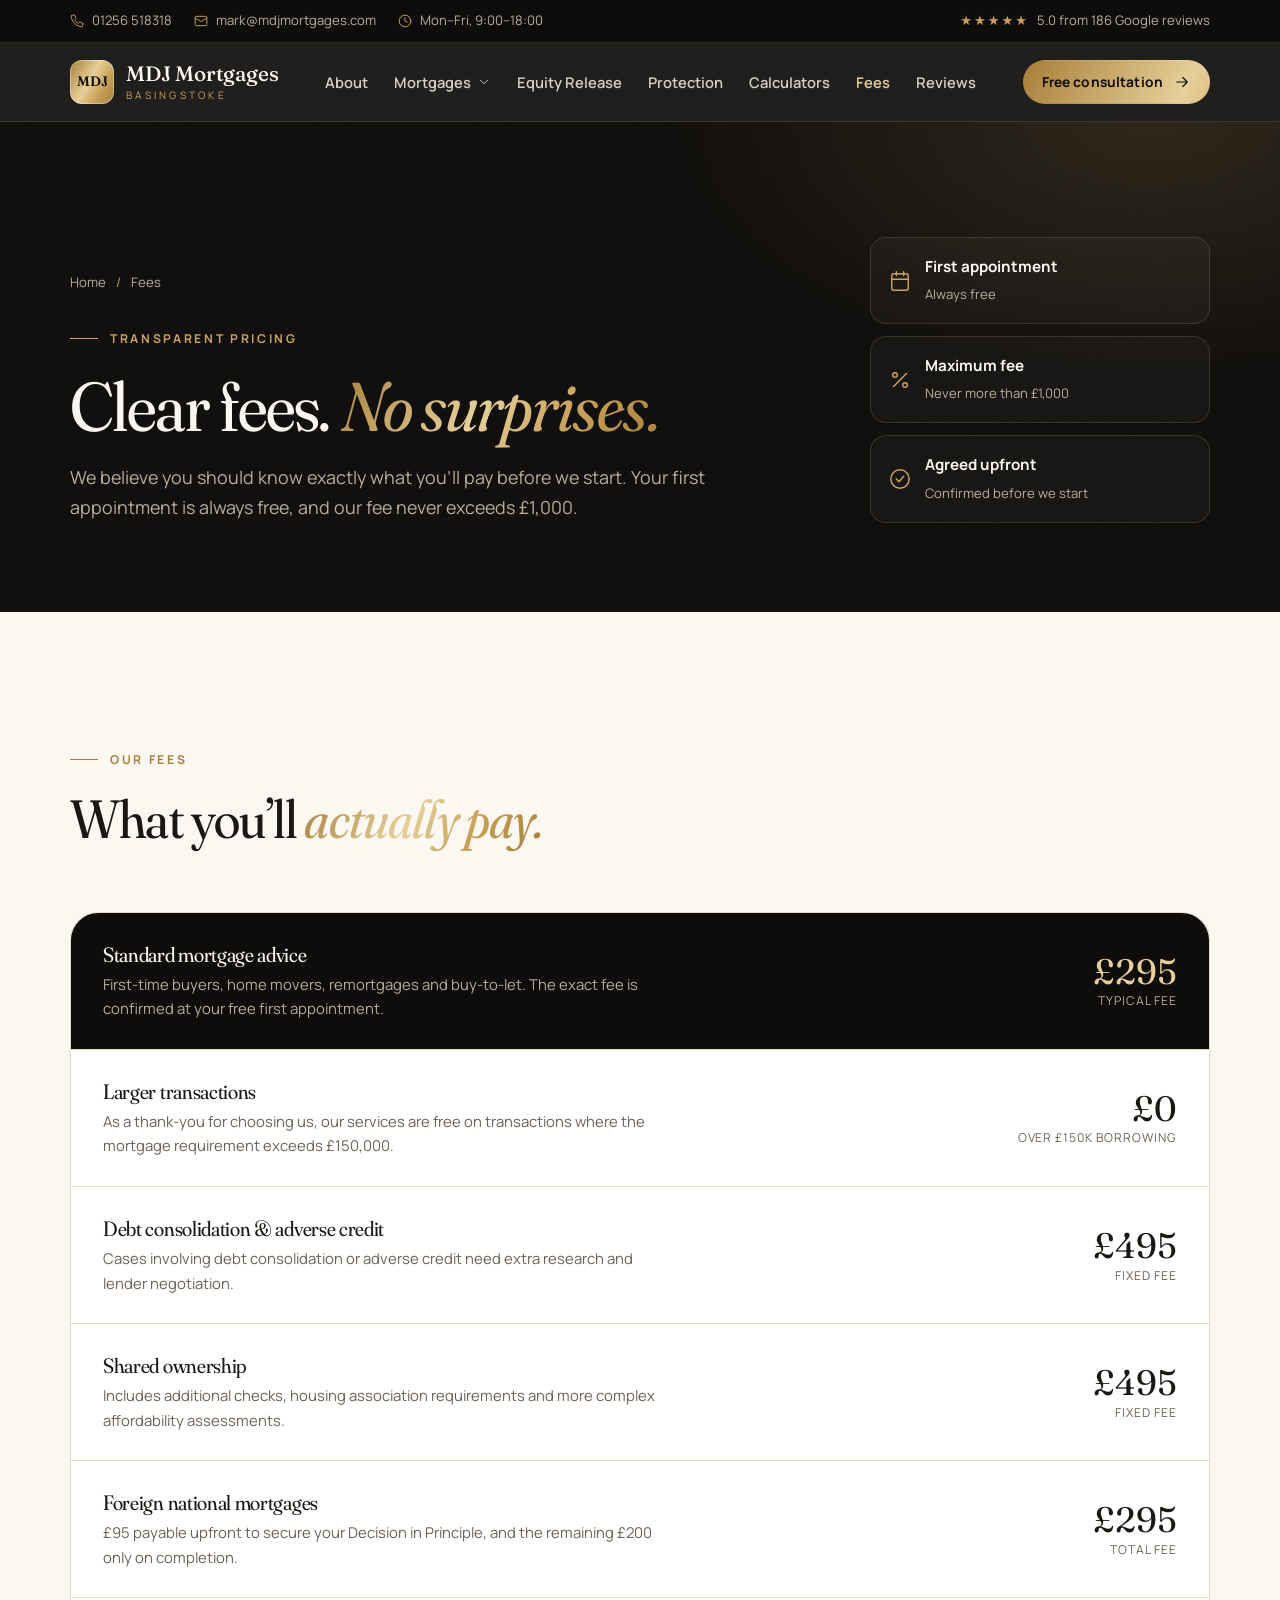
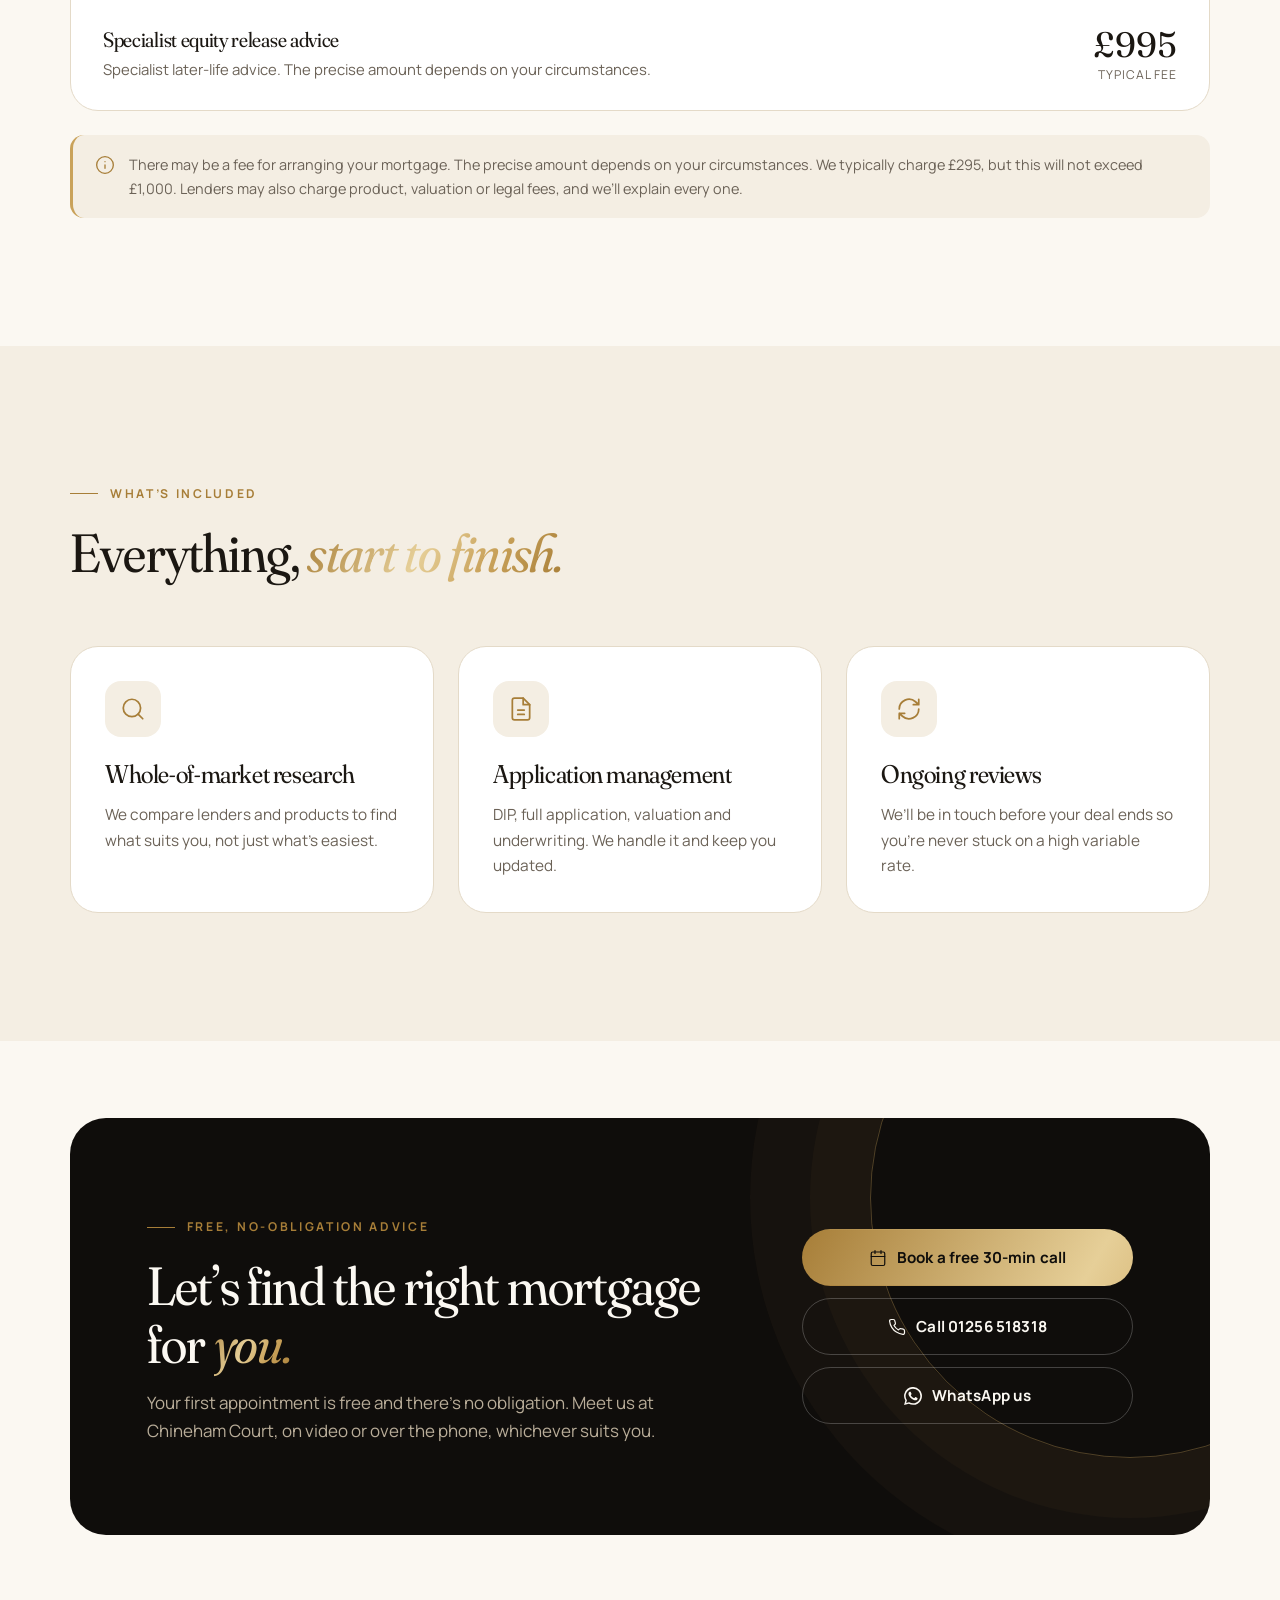
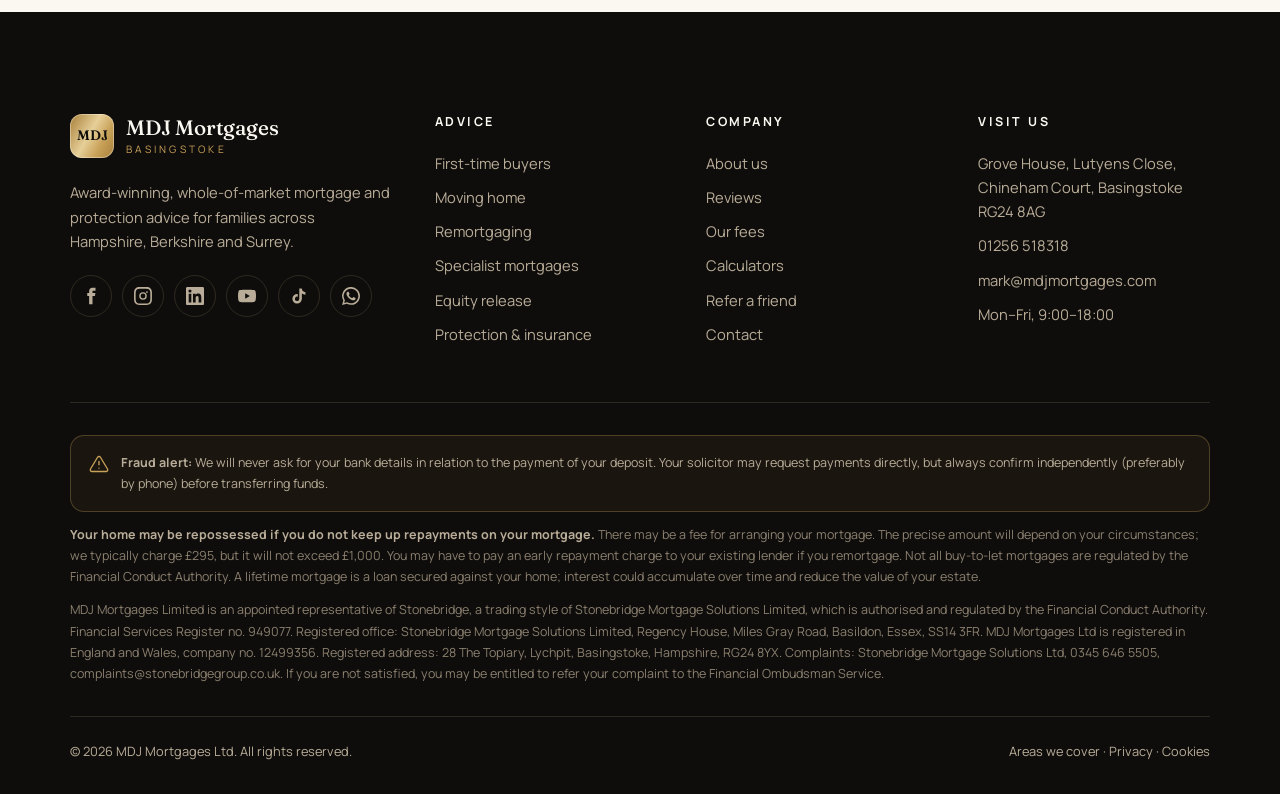
<file: fees.html>
<!doctype html>
<html lang="en-GB">
<head>
<meta charset="utf-8">
<meta name="viewport" content="width=device-width, initial-scale=1">
<title>Our Fees | Transparent Mortgage Broker Fees | MDJ Mortgages</title>
<meta name="description" content="Clear mortgage broker fees: typically £295, never more than £1,000. Free first appointment.">
<link rel="canonical" href="https://www.mdjmortgages.com/fees.html">
<meta property="og:title" content="Our Fees | Transparent Mortgage Broker Fees | MDJ Mortgages">
<meta property="og:description" content="Clear mortgage broker fees: typically £295, never more than £1,000. Free first appointment.">
<meta property="og:type" content="website">
<meta property="og:image" content="assets/img/mark.webp">
<meta name="theme-color" content="#0f0d0b">
<link rel="icon" href="data:image/svg+xml,%3Csvg xmlns='http://www.w3.org/2000/svg' viewBox='0 0 64 64'%3E%3Crect width='64' height='64' rx='16' fill='%23c9a25a'/%3E%3Ctext x='32' y='41' font-family='Georgia' font-size='22' text-anchor='middle' fill='%230f0d0b'%3EMDJ%3C/text%3E%3C/svg%3E">
<link rel="preconnect" href="https://fonts.googleapis.com">
<link rel="preconnect" href="https://fonts.gstatic.com" crossorigin>
<link href="https://fonts.googleapis.com/css2?family=Fraunces:ital,opsz,wght,SOFT@0,9..144,300..600,0..100;1,9..144,300..600,0..100&family=Manrope:wght@400;500;600;700;800&display=swap" rel="stylesheet">
<link rel="stylesheet" href="assets/css/styles.css?v=31893bf4d6">
<script type="application/ld+json">{"@context":"https://schema.org","@type":"FinancialService","name":"MDJ Mortgages Ltd","telephone":"+44 1256 518318","email":"mark@mdjmortgages.com","url":"https://www.mdjmortgages.com","address":{"@type":"PostalAddress","streetAddress":"Grove House, Lutyens Close, Chineham Court","addressLocality":"Basingstoke","postalCode":"RG24 8AG","addressCountry":"GB"},"openingHours":"Mo-Fr 09:00-18:00","areaServed":["Basingstoke","Hampshire","Berkshire","Surrey"],"aggregateRating":{"@type":"AggregateRating","ratingValue":"5.0","reviewCount":"186"}}</script>
</head>
<body>
<a class="skip-link" href="#main">Skip to content</a>
<div class="topbar"><div class="container">
  <div class="topbar-left">
    <a class="topbar-item" href="tel:+441256518318"><svg viewBox="0 0 24 24" fill="none" stroke="currentColor" stroke-width="1.6" stroke-linecap="round" stroke-linejoin="round" aria-hidden="true"><path d="M22 16.9v3a2 2 0 0 1-2.2 2 19.8 19.8 0 0 1-8.6-3.1 19.5 19.5 0 0 1-6-6A19.8 19.8 0 0 1 2.1 4.2 2 2 0 0 1 4.1 2h3a2 2 0 0 1 2 1.7c.1 1 .4 1.9.7 2.8a2 2 0 0 1-.5 2.1L8 9.9a16 16 0 0 0 6 6l1.3-1.3a2 2 0 0 1 2.1-.4c.9.3 1.8.6 2.8.7a2 2 0 0 1 1.7 2z"/></svg> 01256 518318</a>
    <a class="topbar-item hide-sm" href="mailto:mark@mdjmortgages.com"><svg viewBox="0 0 24 24" fill="none" stroke="currentColor" stroke-width="1.6" stroke-linecap="round" stroke-linejoin="round" aria-hidden="true"><rect x="2" y="4" width="20" height="16" rx="2"/><path d="m22 7-10 6L2 7"/></svg> mark@mdjmortgages.com</a>
    <span class="topbar-item hide-sm"><svg viewBox="0 0 24 24" fill="none" stroke="currentColor" stroke-width="1.6" stroke-linecap="round" stroke-linejoin="round" aria-hidden="true"><circle cx="12" cy="12" r="10"/><path d="M12 6v6l4 2"/></svg> Mon–Fri, 9:00–18:00</span>
  </div>
  <div class="topbar-right"><a class="topbar-item" href="reviews.html"><span class="stars" aria-label="5 out of 5 stars">★★★★★</span> 5.0 from 186 Google reviews</a></div>
</div></div>
<header class="header"><div class="container">
  <a class="logo" href="index.html" aria-label="MDJ Mortgages home"><span class="logo-mark">MDJ</span><span class="logo-text"><strong>MDJ Mortgages</strong><span>Basingstoke</span></span></a>
  <nav class="nav" aria-label="Main"><div class="nav-item"><a class="nav-link" href="about.html">About</a></div><div class="nav-item has-mega"><a class="nav-link" href="mortgages.html" aria-haspopup="true">Mortgages <svg viewBox="0 0 24 24" fill="none" stroke="currentColor" stroke-width="1.6" stroke-linecap="round" stroke-linejoin="round" aria-hidden="true"><path d="m6 9 6 6 6-6"/></svg></a>
<div class="mega"><div class="mega-links"><a class="mega-link" href="mortgages.html#first-time-buyers"><span class="mega-icon"><svg viewBox="0 0 24 24" fill="none" stroke="currentColor" stroke-width="1.6" stroke-linecap="round" stroke-linejoin="round" aria-hidden="true"><circle cx="7.5" cy="15.5" r="5.5"/><path d="m21 2-9.6 9.6M15.5 7.5l3 3L22 7l-3-3"/></svg></span><span class="mega-text"><strong>First-time buyers</strong><small>From deposit to keys</small></span></a><a class="mega-link" href="mortgages.html#moving-home"><span class="mega-icon"><svg viewBox="0 0 24 24" fill="none" stroke="currentColor" stroke-width="1.6" stroke-linecap="round" stroke-linejoin="round" aria-hidden="true"><path d="M10 17h4V5H2v12h3M20 17h2v-3.3a1 1 0 0 0-.2-.6L18.3 9a1 1 0 0 0-.8-.4H14"/><circle cx="7.5" cy="17.5" r="2.5"/><circle cx="17.5" cy="17.5" r="2.5"/></svg></span><span class="mega-text"><strong>Moving home</strong><small>Port, borrow more or start fresh</small></span></a><a class="mega-link" href="mortgages.html#remortgage"><span class="mega-icon"><svg viewBox="0 0 24 24" fill="none" stroke="currentColor" stroke-width="1.6" stroke-linecap="round" stroke-linejoin="round" aria-hidden="true"><path d="M3 12a9 9 0 0 1 15-6.7L21 8M21 3v5h-5M21 12a9 9 0 0 1-15 6.7L3 16M3 21v-5h5"/></svg></span><span class="mega-text"><strong>Remortgaging</strong><small>Never drift onto a costly SVR</small></span></a><a class="mega-link" href="specialist.html#self-employed"><span class="mega-icon"><svg viewBox="0 0 24 24" fill="none" stroke="currentColor" stroke-width="1.6" stroke-linecap="round" stroke-linejoin="round" aria-hidden="true"><rect x="2" y="7" width="20" height="14" rx="2"/><path d="M16 21V5a2 2 0 0 0-2-2h-4a2 2 0 0 0-2 2v16"/></svg></span><span class="mega-text"><strong>Self-employed</strong><small>Directors, contractors & more</small></span></a><a class="mega-link" href="specialist.html#later-life"><span class="mega-icon"><svg viewBox="0 0 24 24" fill="none" stroke="currentColor" stroke-width="1.6" stroke-linecap="round" stroke-linejoin="round" aria-hidden="true"><circle cx="12" cy="12" r="4"/><path d="M12 2v2M12 20v2M4.9 4.9l1.4 1.4M17.7 17.7l1.4 1.4M2 12h2M20 12h2M6.3 17.7l-1.4 1.4M19.1 4.9l-1.4 1.4"/></svg></span><span class="mega-text"><strong>Later life & retirement</strong><small>Borrowing into retirement</small></span></a><a class="mega-link" href="specialist.html"><span class="mega-icon"><svg viewBox="0 0 24 24" fill="none" stroke="currentColor" stroke-width="1.6" stroke-linecap="round" stroke-linejoin="round" aria-hidden="true"><path d="m12 2 10 5-10 5L2 7z"/><path d="m2 17 10 5 10-5M2 12l10 5 10-5"/></svg></span><span class="mega-text"><strong>All specialist lending</strong><small>Commercial, visas & more</small></span></a></div><div class="mega-feature"><div><span class="eyebrow">No obligation</span><h4>Not sure where to start?</h4><p>Book a 30-minute discovery call and we’ll map out your options, with no obligation.</p></div><a class="btn btn-gold btn-sm" href="https://calendly.com/mdjmortgages/free-30-minute-discovery-meeting-clone" target="_blank" rel="noopener">Book a call <svg viewBox="0 0 24 24" fill="none" stroke="currentColor" stroke-width="1.6" stroke-linecap="round" stroke-linejoin="round" aria-hidden="true"><path d="M5 12h14M13 6l6 6-6 6"/></svg></a></div></div></div><div class="nav-item"><a class="nav-link" href="equity-release.html">Equity Release</a></div><div class="nav-item"><a class="nav-link" href="protection.html">Protection</a></div><div class="nav-item"><a class="nav-link" href="calculators.html">Calculators</a></div><div class="nav-item"><a class="nav-link" href="fees.html" aria-current="page">Fees</a></div><div class="nav-item"><a class="nav-link" href="reviews.html">Reviews</a></div></nav>
  <div class="header-cta">
    <a class="header-phone" href="tel:+441256518318"><svg viewBox="0 0 24 24" fill="none" stroke="currentColor" stroke-width="1.6" stroke-linecap="round" stroke-linejoin="round" aria-hidden="true"><path d="M22 16.9v3a2 2 0 0 1-2.2 2 19.8 19.8 0 0 1-8.6-3.1 19.5 19.5 0 0 1-6-6A19.8 19.8 0 0 1 2.1 4.2 2 2 0 0 1 4.1 2h3a2 2 0 0 1 2 1.7c.1 1 .4 1.9.7 2.8a2 2 0 0 1-.5 2.1L8 9.9a16 16 0 0 0 6 6l1.3-1.3a2 2 0 0 1 2.1-.4c.9.3 1.8.6 2.8.7a2 2 0 0 1 1.7 2z"/></svg> 01256 518318</a>
    <a class="btn btn-gold btn-sm" href="contact.html">Free consultation <svg viewBox="0 0 24 24" fill="none" stroke="currentColor" stroke-width="1.6" stroke-linecap="round" stroke-linejoin="round" aria-hidden="true"><path d="M5 12h14M13 6l6 6-6 6"/></svg></a>
    <button class="burger" aria-label="Open menu" aria-controls="drawer"><svg viewBox="0 0 24 24" fill="none" stroke="currentColor" stroke-width="1.6" stroke-linecap="round" stroke-linejoin="round" aria-hidden="true"><path d="M4 7h16M4 12h16M4 17h10"/></svg></button>
  </div>
</div></header>
<div class="drawer" id="drawer" aria-label="Menu">
  <div class="drawer-backdrop"></div>
  <div class="drawer-panel" role="dialog" aria-modal="true" aria-label="Site menu">
    <div class="drawer-head"><a class="logo" href="index.html"><span class="logo-mark">MDJ</span><span class="logo-text"><strong>MDJ Mortgages</strong><span>Basingstoke</span></span></a><button class="burger drawer-close" style="display:grid" aria-label="Close menu"><svg viewBox="0 0 24 24" fill="none" stroke="currentColor" stroke-width="1.6" stroke-linecap="round" stroke-linejoin="round" aria-hidden="true"><path d="M18 6 6 18M6 6l12 12"/></svg></button></div>
    <nav class="drawer-nav"><a href="index.html">Home <svg viewBox="0 0 24 24" fill="none" stroke="currentColor" stroke-width="1.6" stroke-linecap="round" stroke-linejoin="round" aria-hidden="true"><path d="M5 12h14M13 6l6 6-6 6"/></svg></a><a href="about.html">About <svg viewBox="0 0 24 24" fill="none" stroke="currentColor" stroke-width="1.6" stroke-linecap="round" stroke-linejoin="round" aria-hidden="true"><path d="M5 12h14M13 6l6 6-6 6"/></svg></a><a href="mortgages.html">Mortgages <svg viewBox="0 0 24 24" fill="none" stroke="currentColor" stroke-width="1.6" stroke-linecap="round" stroke-linejoin="round" aria-hidden="true"><path d="M5 12h14M13 6l6 6-6 6"/></svg></a><a class="sub" href="mortgages.html#first-time-buyers">First-time buyers</a><a class="sub" href="mortgages.html#moving-home">Moving home</a><a class="sub" href="mortgages.html#remortgage">Remortgaging</a><a class="sub" href="specialist.html#self-employed">Self-employed</a><a class="sub" href="specialist.html#later-life">Later life & retirement</a><a class="sub" href="specialist.html">All specialist lending</a><a href="equity-release.html">Equity Release <svg viewBox="0 0 24 24" fill="none" stroke="currentColor" stroke-width="1.6" stroke-linecap="round" stroke-linejoin="round" aria-hidden="true"><path d="M5 12h14M13 6l6 6-6 6"/></svg></a><a href="protection.html">Protection <svg viewBox="0 0 24 24" fill="none" stroke="currentColor" stroke-width="1.6" stroke-linecap="round" stroke-linejoin="round" aria-hidden="true"><path d="M5 12h14M13 6l6 6-6 6"/></svg></a><a href="calculators.html">Calculators <svg viewBox="0 0 24 24" fill="none" stroke="currentColor" stroke-width="1.6" stroke-linecap="round" stroke-linejoin="round" aria-hidden="true"><path d="M5 12h14M13 6l6 6-6 6"/></svg></a><a href="fees.html">Fees <svg viewBox="0 0 24 24" fill="none" stroke="currentColor" stroke-width="1.6" stroke-linecap="round" stroke-linejoin="round" aria-hidden="true"><path d="M5 12h14M13 6l6 6-6 6"/></svg></a><a href="reviews.html">Reviews <svg viewBox="0 0 24 24" fill="none" stroke="currentColor" stroke-width="1.6" stroke-linecap="round" stroke-linejoin="round" aria-hidden="true"><path d="M5 12h14M13 6l6 6-6 6"/></svg></a><a href="areas.html">Areas we cover <svg viewBox="0 0 24 24" fill="none" stroke="currentColor" stroke-width="1.6" stroke-linecap="round" stroke-linejoin="round" aria-hidden="true"><path d="M5 12h14M13 6l6 6-6 6"/></svg></a><a href="contact.html">Contact <svg viewBox="0 0 24 24" fill="none" stroke="currentColor" stroke-width="1.6" stroke-linecap="round" stroke-linejoin="round" aria-hidden="true"><path d="M5 12h14M13 6l6 6-6 6"/></svg></a></nav>
    <div class="drawer-foot">
      <a class="btn btn-gold btn-block" href="https://calendly.com/mdjmortgages/free-30-minute-discovery-meeting-clone" target="_blank" rel="noopener">Book a free call <svg viewBox="0 0 24 24" fill="none" stroke="currentColor" stroke-width="1.6" stroke-linecap="round" stroke-linejoin="round" aria-hidden="true"><path d="M5 12h14M13 6l6 6-6 6"/></svg></a>
      <a class="btn btn-ghost btn-block" style="color:var(--paper);border-color:rgba(255,255,255,.2)" href="tel:+441256518318"><svg viewBox="0 0 24 24" fill="none" stroke="currentColor" stroke-width="1.6" stroke-linecap="round" stroke-linejoin="round" aria-hidden="true"><path d="M22 16.9v3a2 2 0 0 1-2.2 2 19.8 19.8 0 0 1-8.6-3.1 19.5 19.5 0 0 1-6-6A19.8 19.8 0 0 1 2.1 4.2 2 2 0 0 1 4.1 2h3a2 2 0 0 1 2 1.7c.1 1 .4 1.9.7 2.8a2 2 0 0 1-.5 2.1L8 9.9a16 16 0 0 0 6 6l1.3-1.3a2 2 0 0 1 2.1-.4c.9.3 1.8.6 2.8.7a2 2 0 0 1 1.7 2z"/></svg> 01256 518318</a>
    </div>
  </div>
</div>
<main id="main">

<section class="page-hero dark grain"><div class="container">
  <div>
    <nav class="breadcrumb" aria-label="Breadcrumb"><a href="index.html">Home</a><span aria-hidden="true">/</span><span>Fees</span></nav>
    <span class="eyebrow">Transparent pricing</span>
    <h1 class="reveal">Clear fees. <em class='gold'>No surprises.</em></h1>
    <p class="lead reveal reveal-d1">We believe you should know exactly what you’ll pay before we start. Your first appointment is always free, and our fee never exceeds £1,000.</p>
  </div>
  <div class="page-hero-aside"><div class="hero-chip reveal reveal-d1"><svg viewBox="0 0 24 24" fill="none" stroke="currentColor" stroke-width="1.6" stroke-linecap="round" stroke-linejoin="round" aria-hidden="true"><rect x="3" y="4" width="18" height="18" rx="2"/><path d="M16 2v4M8 2v4M3 10h18"/></svg><div><strong>First appointment</strong><span>Always free</span></div></div><div class="hero-chip reveal reveal-d2"><svg viewBox="0 0 24 24" fill="none" stroke="currentColor" stroke-width="1.6" stroke-linecap="round" stroke-linejoin="round" aria-hidden="true"><path d="M19 5 5 19"/><circle cx="6.5" cy="6.5" r="2.5"/><circle cx="17.5" cy="17.5" r="2.5"/></svg><div><strong>Maximum fee</strong><span>Never more than £1,000</span></div></div><div class="hero-chip reveal reveal-d3"><svg viewBox="0 0 24 24" fill="none" stroke="currentColor" stroke-width="1.6" stroke-linecap="round" stroke-linejoin="round" aria-hidden="true"><circle cx="12" cy="12" r="10"/><path d="m8 12 3 3 5-6"/></svg><div><strong>Agreed upfront</strong><span>Confirmed before we start</span></div></div></div>
</div></section>
<section class="section"><div class="container">
  <div class="section-head"><div><span class="eyebrow">Our fees</span><h2 class="reveal">What you’ll <em class="gold">actually pay.</em></h2></div></div>
  <div class="fee-table"><div class="fee-row highlight reveal"><div><h4>Standard mortgage advice</h4><p>First-time buyers, home movers, remortgages and buy-to-let. The exact fee is confirmed at your free first appointment.</p></div><div class="fee-price">£295<small>typical fee</small></div></div><div class="fee-row reveal"><div><h4>Larger transactions</h4><p>As a thank-you for choosing us, our services are free on transactions where the mortgage requirement exceeds £150,000.</p></div><div class="fee-price">£0<small>over £150k borrowing</small></div></div><div class="fee-row reveal"><div><h4>Debt consolidation & adverse credit</h4><p>Cases involving debt consolidation or adverse credit need extra research and lender negotiation.</p></div><div class="fee-price">£495<small>fixed fee</small></div></div><div class="fee-row reveal"><div><h4>Shared ownership</h4><p>Includes additional checks, housing association requirements and more complex affordability assessments.</p></div><div class="fee-price">£495<small>fixed fee</small></div></div><div class="fee-row reveal"><div><h4>Foreign national mortgages</h4><p>£95 payable upfront to secure your Decision in Principle, and the remaining £200 only on completion.</p></div><div class="fee-price">£295<small>total fee</small></div></div><div class="fee-row reveal"><div><h4>Specialist equity release advice</h4><p>Specialist later-life advice. The precise amount depends on your circumstances.</p></div><div class="fee-price">£995<small>typical fee</small></div></div></div>
  <div class="notice"><svg viewBox="0 0 24 24" fill="none" stroke="currentColor" stroke-width="1.6" stroke-linecap="round" stroke-linejoin="round" aria-hidden="true"><circle cx="12" cy="12" r="10"/><path d="M12 16v-4M12 8h.01"/></svg><span>There may be a fee for arranging your mortgage. The precise amount depends on your circumstances. We typically charge £295, but this will not exceed £1,000. Lenders may also charge product, valuation or legal fees, and we’ll explain every one.</span></div>
</div></section>
<section class="section ivory"><div class="container">
  <div class="section-head"><div><span class="eyebrow">What’s included</span><h2>Everything, <em class="gold">start to finish.</em></h2></div></div>
  <div class="grid grid-3">
    <div class="pillar reveal"><div class="card-icon"><svg viewBox="0 0 24 24" fill="none" stroke="currentColor" stroke-width="1.6" stroke-linecap="round" stroke-linejoin="round" aria-hidden="true"><circle cx="11" cy="11" r="8"/><path d="m21 21-4.3-4.3"/></svg></div><h3>Whole-of-market research</h3><p>We compare lenders and products to find what suits you, not just what’s easiest.</p></div>
    <div class="pillar reveal reveal-d1"><div class="card-icon"><svg viewBox="0 0 24 24" fill="none" stroke="currentColor" stroke-width="1.6" stroke-linecap="round" stroke-linejoin="round" aria-hidden="true"><path d="M14 2H6a2 2 0 0 0-2 2v16a2 2 0 0 0 2 2h12a2 2 0 0 0 2-2V8z"/><path d="M14 2v6h6M9 13h6M9 17h6"/></svg></div><h3>Application management</h3><p>DIP, full application, valuation and underwriting. We handle it and keep you updated.</p></div>
    <div class="pillar reveal reveal-d2"><div class="card-icon"><svg viewBox="0 0 24 24" fill="none" stroke="currentColor" stroke-width="1.6" stroke-linecap="round" stroke-linejoin="round" aria-hidden="true"><path d="M3 12a9 9 0 0 1 15-6.7L21 8M21 3v5h-5M21 12a9 9 0 0 1-15 6.7L3 16M3 21v-5h5"/></svg></div><h3>Ongoing reviews</h3><p>We’ll be in touch before your deal ends so you’re never stuck on a high variable rate.</p></div>
  </div>
</div></section>
<section class="section-sm"><div class="container">
  <div class="cta-band reveal">
    <div><span class="eyebrow">Free, no-obligation advice</span><h2>Let’s find the right mortgage for <em class='gold'>you.</em></h2><p>Your first appointment is free and there’s no obligation. Meet us at Chineham Court, on video or over the phone, whichever suits you.</p></div>
    <div class="cta-actions">
      <a class="btn btn-gold" href="https://calendly.com/mdjmortgages/free-30-minute-discovery-meeting-clone" target="_blank" rel="noopener"><svg viewBox="0 0 24 24" fill="none" stroke="currentColor" stroke-width="1.6" stroke-linecap="round" stroke-linejoin="round" aria-hidden="true"><rect x="3" y="4" width="18" height="18" rx="2"/><path d="M16 2v4M8 2v4M3 10h18"/></svg> Book a free 30-min call</a>
      <a class="btn btn-ghost" style="color:var(--paper);border-color:rgba(255,255,255,.22)" href="tel:+441256518318"><svg viewBox="0 0 24 24" fill="none" stroke="currentColor" stroke-width="1.6" stroke-linecap="round" stroke-linejoin="round" aria-hidden="true"><path d="M22 16.9v3a2 2 0 0 1-2.2 2 19.8 19.8 0 0 1-8.6-3.1 19.5 19.5 0 0 1-6-6A19.8 19.8 0 0 1 2.1 4.2 2 2 0 0 1 4.1 2h3a2 2 0 0 1 2 1.7c.1 1 .4 1.9.7 2.8a2 2 0 0 1-.5 2.1L8 9.9a16 16 0 0 0 6 6l1.3-1.3a2 2 0 0 1 2.1-.4c.9.3 1.8.6 2.8.7a2 2 0 0 1 1.7 2z"/></svg> Call 01256 518318</a>
      <a class="btn btn-ghost" style="color:var(--paper);border-color:rgba(255,255,255,.22)" href="https://wa.me/447798819741" target="_blank" rel="noopener"><svg viewBox="0 0 24 24" fill="currentColor" aria-hidden="true"><path d="M17.5 14.4c-.3-.1-1.8-.9-2-1-.3-.1-.5-.1-.7.1-.2.3-.8 1-.9 1.2-.2.2-.3.2-.6.1-.3-.1-1.3-.5-2.4-1.5-.9-.8-1.5-1.8-1.7-2.1-.2-.3 0-.5.1-.6l.4-.5.3-.5c.1-.2 0-.4 0-.5l-.9-2.2c-.2-.6-.5-.5-.7-.5h-.6c-.2 0-.5.1-.8.4-.3.3-1 1-1 2.5s1.1 2.9 1.2 3.1c.1.2 2.1 3.2 5.1 4.5.7.3 1.3.5 1.7.6.7.2 1.4.2 1.9.1.6-.1 1.8-.7 2-1.4.2-.7.2-1.3.2-1.4-.1-.1-.3-.2-.6-.3zM12 21.8c-1.8 0-3.5-.5-5-1.4l-.4-.2-3.7 1 1-3.6-.2-.4A9.8 9.8 0 0 1 12 2.2a9.8 9.8 0 0 1 9.8 9.8c0 5.4-4.4 9.8-9.8 9.8zm8.4-18.2A11.8 11.8 0 0 0 1.8 17.9L.1 24l6.3-1.7A11.8 11.8 0 0 0 24 12c0-3.2-1.2-6.1-3.5-8.4z"/></svg> WhatsApp us</a>
    </div>
  </div>
</div></section>

</main>
<footer class="footer"><div class="container">
  <div class="footer-top">
    <div class="footer-brand">
      <a class="logo" href="index.html"><span class="logo-mark">MDJ</span><span class="logo-text"><strong style="color:var(--paper)">MDJ Mortgages</strong><span>Basingstoke</span></span></a>
      <p>Award-winning, whole-of-market mortgage and protection advice for families across Hampshire, Berkshire and Surrey.</p>
      <div class="socials">
        <a href="https://www.facebook.com/" aria-label="Facebook" target="_blank" rel="noopener"><svg viewBox="0 0 24 24" fill="currentColor" aria-hidden="true"><path d="M14 8V6c0-.9.6-1 1-1h3V1h-4c-3.5 0-4.5 2.6-4.5 4.6V8H7v4h2.5v11H14V12h3.3l.5-4z"/></svg></a>
        <a href="https://www.instagram.com/" aria-label="Instagram" target="_blank" rel="noopener"><svg viewBox="0 0 24 24" fill="currentColor" aria-hidden="true"><path d="M12 7a5 5 0 1 0 0 10 5 5 0 0 0 0-10zm0 8.2a3.2 3.2 0 1 1 0-6.4 3.2 3.2 0 0 1 0 6.4zM17.3 5.5a1.2 1.2 0 1 0 0 2.4 1.2 1.2 0 0 0 0-2.4zM23.9 7c-.1-1.9-.5-3.6-1.9-5S18.9.2 17 .1C15.1 0 8.9 0 7 .1 5.1.2 3.4.6 2 2S.2 5.1.1 7C0 8.9 0 15.1.1 17c.1 1.9.5 3.6 1.9 5s3.1 1.8 5 1.9c1.9.1 8.1.1 10 0 1.9-.1 3.6-.5 5-1.9s1.8-3.1 1.9-5c.1-1.9.1-8.1 0-10zm-2.6 12.2a4.1 4.1 0 0 1-2.3 2.3c-1.6.6-5.4.5-7 .5s-5.4.1-7-.5a4.1 4.1 0 0 1-2.3-2.3c-.6-1.6-.5-5.4-.5-7.2s-.1-5.4.5-7a4.1 4.1 0 0 1 2.3-2.3c1.6-.6 5.4-.5 7-.5s5.4-.1 7 .5a4.1 4.1 0 0 1 2.3 2.3c.6 1.6.5 5.4.5 7s.1 5.6-.5 7.2z"/></svg></a>
        <a href="https://www.linkedin.com/" aria-label="LinkedIn" target="_blank" rel="noopener"><svg viewBox="0 0 24 24" fill="currentColor" aria-hidden="true"><path d="M20.4 20.5h-3.6v-5.6c0-1.3 0-3-1.8-3s-2.1 1.4-2.1 2.9v5.7H9.3V9h3.4v1.6c.5-.9 1.6-1.8 3.4-1.8 3.6 0 4.3 2.4 4.3 5.5v6.2zM5.3 7.4a2.1 2.1 0 1 1 0-4.2 2.1 2.1 0 0 1 0 4.2zm1.8 13.1H3.6V9h3.5v11.5zM22.2 0H1.8C.8 0 0 .8 0 1.7v20.6c0 .9.8 1.7 1.8 1.7h20.4c1 0 1.8-.8 1.8-1.7V1.7C24 .8 23.2 0 22.2 0z"/></svg></a>
        <a href="https://www.youtube.com/" aria-label="YouTube" target="_blank" rel="noopener"><svg viewBox="0 0 24 24" fill="currentColor" aria-hidden="true"><path d="M23.5 6.2a3 3 0 0 0-2.1-2.1C19.5 3.6 12 3.6 12 3.6s-7.5 0-9.4.5A3 3 0 0 0 .5 6.2 31.6 31.6 0 0 0 0 12a31.6 31.6 0 0 0 .5 5.8 3 3 0 0 0 2.1 2.1c1.9.5 9.4.5 9.4.5s7.5 0 9.4-.5a3 3 0 0 0 2.1-2.1A31.6 31.6 0 0 0 24 12a31.6 31.6 0 0 0-.5-5.8zM9.6 15.6V8.4l6.2 3.6-6.2 3.6z"/></svg></a>
        <a href="https://www.tiktok.com/" aria-label="TikTok" target="_blank" rel="noopener"><svg viewBox="0 0 24 24" fill="currentColor" aria-hidden="true"><path d="M19.6 6.7a4.8 4.8 0 0 1-3.8-4.2V2h-3.4v13.7a2.9 2.9 0 1 1-2-2.7V9.5a6.3 6.3 0 1 0 5.4 6.2V8.8a8.2 8.2 0 0 0 4.8 1.5V6.9l-1-.2z"/></svg></a>
        <a href="https://wa.me/447798819741" aria-label="WhatsApp" target="_blank" rel="noopener"><svg viewBox="0 0 24 24" fill="currentColor" aria-hidden="true"><path d="M17.5 14.4c-.3-.1-1.8-.9-2-1-.3-.1-.5-.1-.7.1-.2.3-.8 1-.9 1.2-.2.2-.3.2-.6.1-.3-.1-1.3-.5-2.4-1.5-.9-.8-1.5-1.8-1.7-2.1-.2-.3 0-.5.1-.6l.4-.5.3-.5c.1-.2 0-.4 0-.5l-.9-2.2c-.2-.6-.5-.5-.7-.5h-.6c-.2 0-.5.1-.8.4-.3.3-1 1-1 2.5s1.1 2.9 1.2 3.1c.1.2 2.1 3.2 5.1 4.5.7.3 1.3.5 1.7.6.7.2 1.4.2 1.9.1.6-.1 1.8-.7 2-1.4.2-.7.2-1.3.2-1.4-.1-.1-.3-.2-.6-.3zM12 21.8c-1.8 0-3.5-.5-5-1.4l-.4-.2-3.7 1 1-3.6-.2-.4A9.8 9.8 0 0 1 12 2.2a9.8 9.8 0 0 1 9.8 9.8c0 5.4-4.4 9.8-9.8 9.8zm8.4-18.2A11.8 11.8 0 0 0 1.8 17.9L.1 24l6.3-1.7A11.8 11.8 0 0 0 24 12c0-3.2-1.2-6.1-3.5-8.4z"/></svg></a>
      </div>
    </div>
    <div><h4>Advice</h4><ul>
      <li><a href="mortgages.html#first-time-buyers">First-time buyers</a></li>
      <li><a href="mortgages.html#moving-home">Moving home</a></li>
      <li><a href="mortgages.html#remortgage">Remortgaging</a></li>
      <li><a href="specialist.html">Specialist mortgages</a></li>
      <li><a href="equity-release.html">Equity release</a></li>
      <li><a href="protection.html">Protection & insurance</a></li>
    </ul></div>
    <div><h4>Company</h4><ul>
      <li><a href="about.html">About us</a></li>
      <li><a href="reviews.html">Reviews</a></li>
      <li><a href="fees.html">Our fees</a></li>
      <li><a href="calculators.html">Calculators</a></li>
      <li><a href="reviews.html#refer">Refer a friend</a></li>
      <li><a href="contact.html">Contact</a></li>
    </ul></div>
    <div><h4>Visit us</h4><ul>
      <li>Grove House, Lutyens Close,<br>Chineham Court, Basingstoke<br>RG24 8AG</li>
      <li><a href="tel:+441256518318">01256 518318</a></li>
      <li><a href="mailto:mark@mdjmortgages.com">mark@mdjmortgages.com</a></li>
      <li>Mon–Fri, 9:00–18:00</li>
    </ul></div>
  </div>
  <div class="footer-legal">
    <div class="fraud"><svg viewBox="0 0 24 24" fill="none" stroke="currentColor" stroke-width="1.6" stroke-linecap="round" stroke-linejoin="round" aria-hidden="true"><path d="M10.3 3.9 1.8 18a2 2 0 0 0 1.7 3h17a2 2 0 0 0 1.7-3L13.7 3.9a2 2 0 0 0-3.4 0zM12 9v4M12 17h.01"/></svg><div><strong>Fraud alert:</strong> We will never ask for your bank details in relation to the payment of your deposit. Your solicitor may request payments directly, but always confirm independently (preferably by phone) before transferring funds.</div></div>
    <p style="margin:0"><strong>Your home may be repossessed if you do not keep up repayments on your mortgage.</strong> There may be a fee for arranging your mortgage. The precise amount will depend on your circumstances; we typically charge £295, but it will not exceed £1,000. You may have to pay an early repayment charge to your existing lender if you remortgage. Not all buy-to-let mortgages are regulated by the Financial Conduct Authority. A lifetime mortgage is a loan secured against your home; interest could accumulate over time and reduce the value of your estate.</p>
    <p style="margin:0">MDJ Mortgages Limited is an appointed representative of Stonebridge, a trading style of Stonebridge Mortgage Solutions Limited, which is authorised and regulated by the Financial Conduct Authority. Financial Services Register no. 949077. Registered office: Stonebridge Mortgage Solutions Limited, Regency House, Miles Gray Road, Basildon, Essex, SS14 3FR. MDJ Mortgages Ltd is registered in England and Wales, company no. 12499356. Registered address: 28 The Topiary, Lychpit, Basingstoke, Hampshire, RG24 8YX. Complaints: Stonebridge Mortgage Solutions Ltd, 0345 646 5505, complaints@stonebridgegroup.co.uk. If you are not satisfied, you may be entitled to refer your complaint to the Financial Ombudsman Service.</p>
  </div>
  <div class="footer-bottom"><span>© <span data-year>2026</span> MDJ Mortgages Ltd. All rights reserved.</span><span><a href="areas.html">Areas we cover</a> · <a href="contact.html">Privacy</a> · <a href="contact.html">Cookies</a></span></div>
</div></footer>
<div class="fab">
  <a class="top" href="#main" aria-label="Back to top"><svg viewBox="0 0 24 24" fill="none" stroke="currentColor" stroke-width="1.6" stroke-linecap="round" stroke-linejoin="round" aria-hidden="true"><path d="M12 19V5M6 11l6-6 6 6"/></svg></a>
  <a class="wa" href="https://wa.me/447798819741" target="_blank" rel="noopener" aria-label="Chat on WhatsApp"><svg viewBox="0 0 24 24" fill="currentColor" aria-hidden="true"><path d="M17.5 14.4c-.3-.1-1.8-.9-2-1-.3-.1-.5-.1-.7.1-.2.3-.8 1-.9 1.2-.2.2-.3.2-.6.1-.3-.1-1.3-.5-2.4-1.5-.9-.8-1.5-1.8-1.7-2.1-.2-.3 0-.5.1-.6l.4-.5.3-.5c.1-.2 0-.4 0-.5l-.9-2.2c-.2-.6-.5-.5-.7-.5h-.6c-.2 0-.5.1-.8.4-.3.3-1 1-1 2.5s1.1 2.9 1.2 3.1c.1.2 2.1 3.2 5.1 4.5.7.3 1.3.5 1.7.6.7.2 1.4.2 1.9.1.6-.1 1.8-.7 2-1.4.2-.7.2-1.3.2-1.4-.1-.1-.3-.2-.6-.3zM12 21.8c-1.8 0-3.5-.5-5-1.4l-.4-.2-3.7 1 1-3.6-.2-.4A9.8 9.8 0 0 1 12 2.2a9.8 9.8 0 0 1 9.8 9.8c0 5.4-4.4 9.8-9.8 9.8zm8.4-18.2A11.8 11.8 0 0 0 1.8 17.9L.1 24l6.3-1.7A11.8 11.8 0 0 0 24 12c0-3.2-1.2-6.1-3.5-8.4z"/></svg></a>
</div>
<script src="assets/js/main.js?v=a1cfa3d453" defer></script>
</body>
</html>
</file>
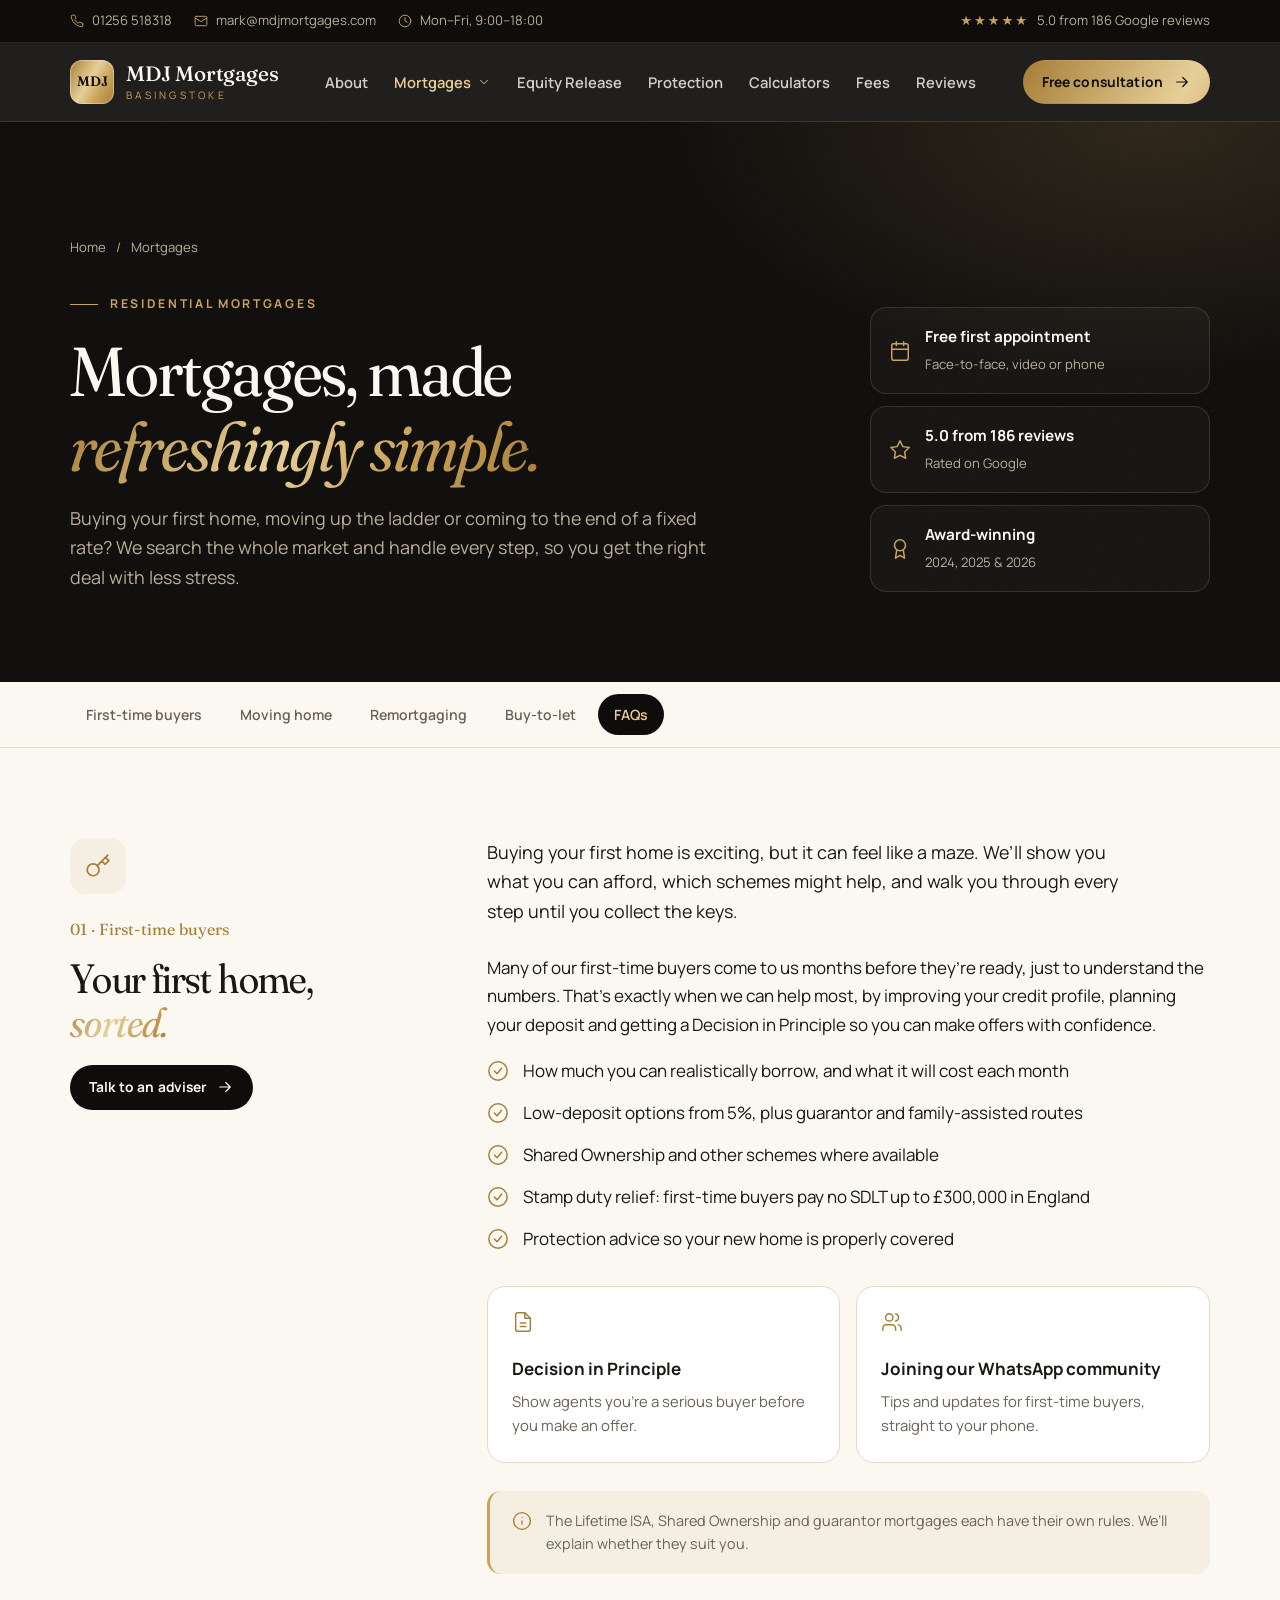
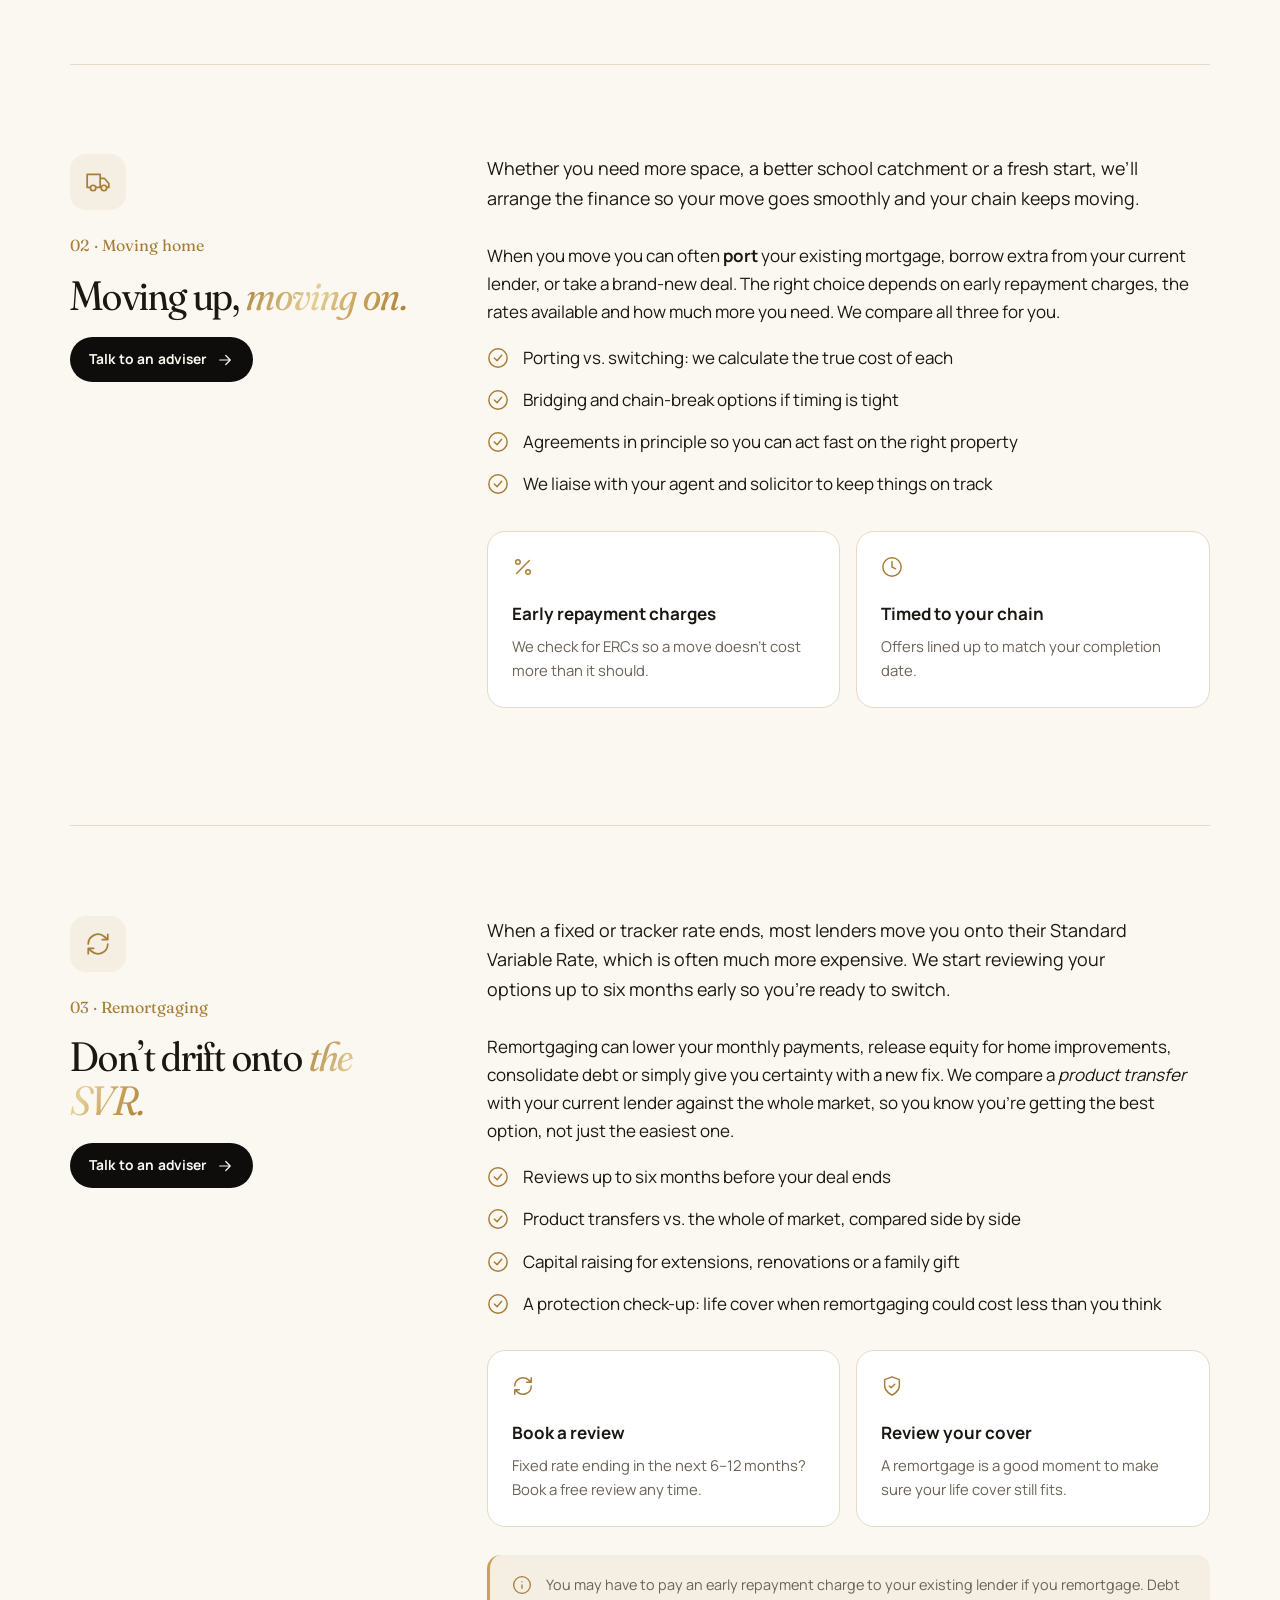
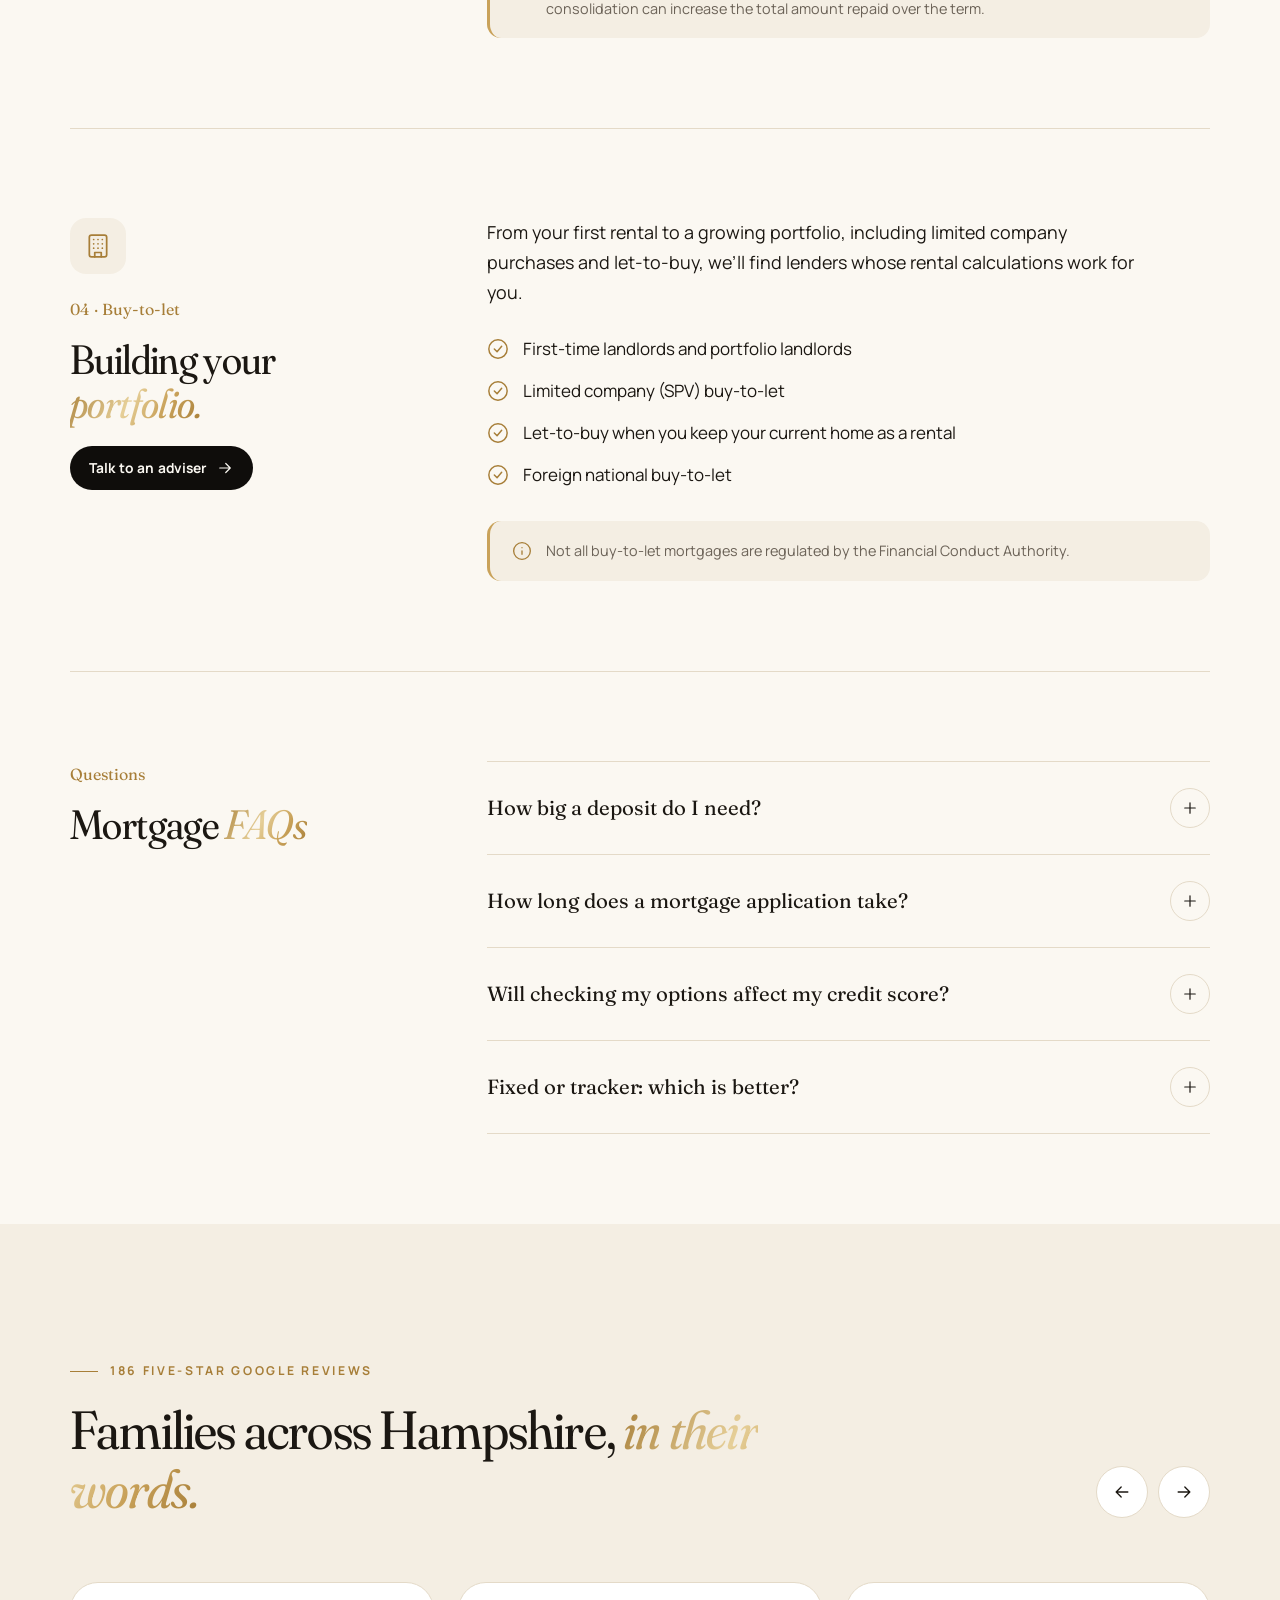
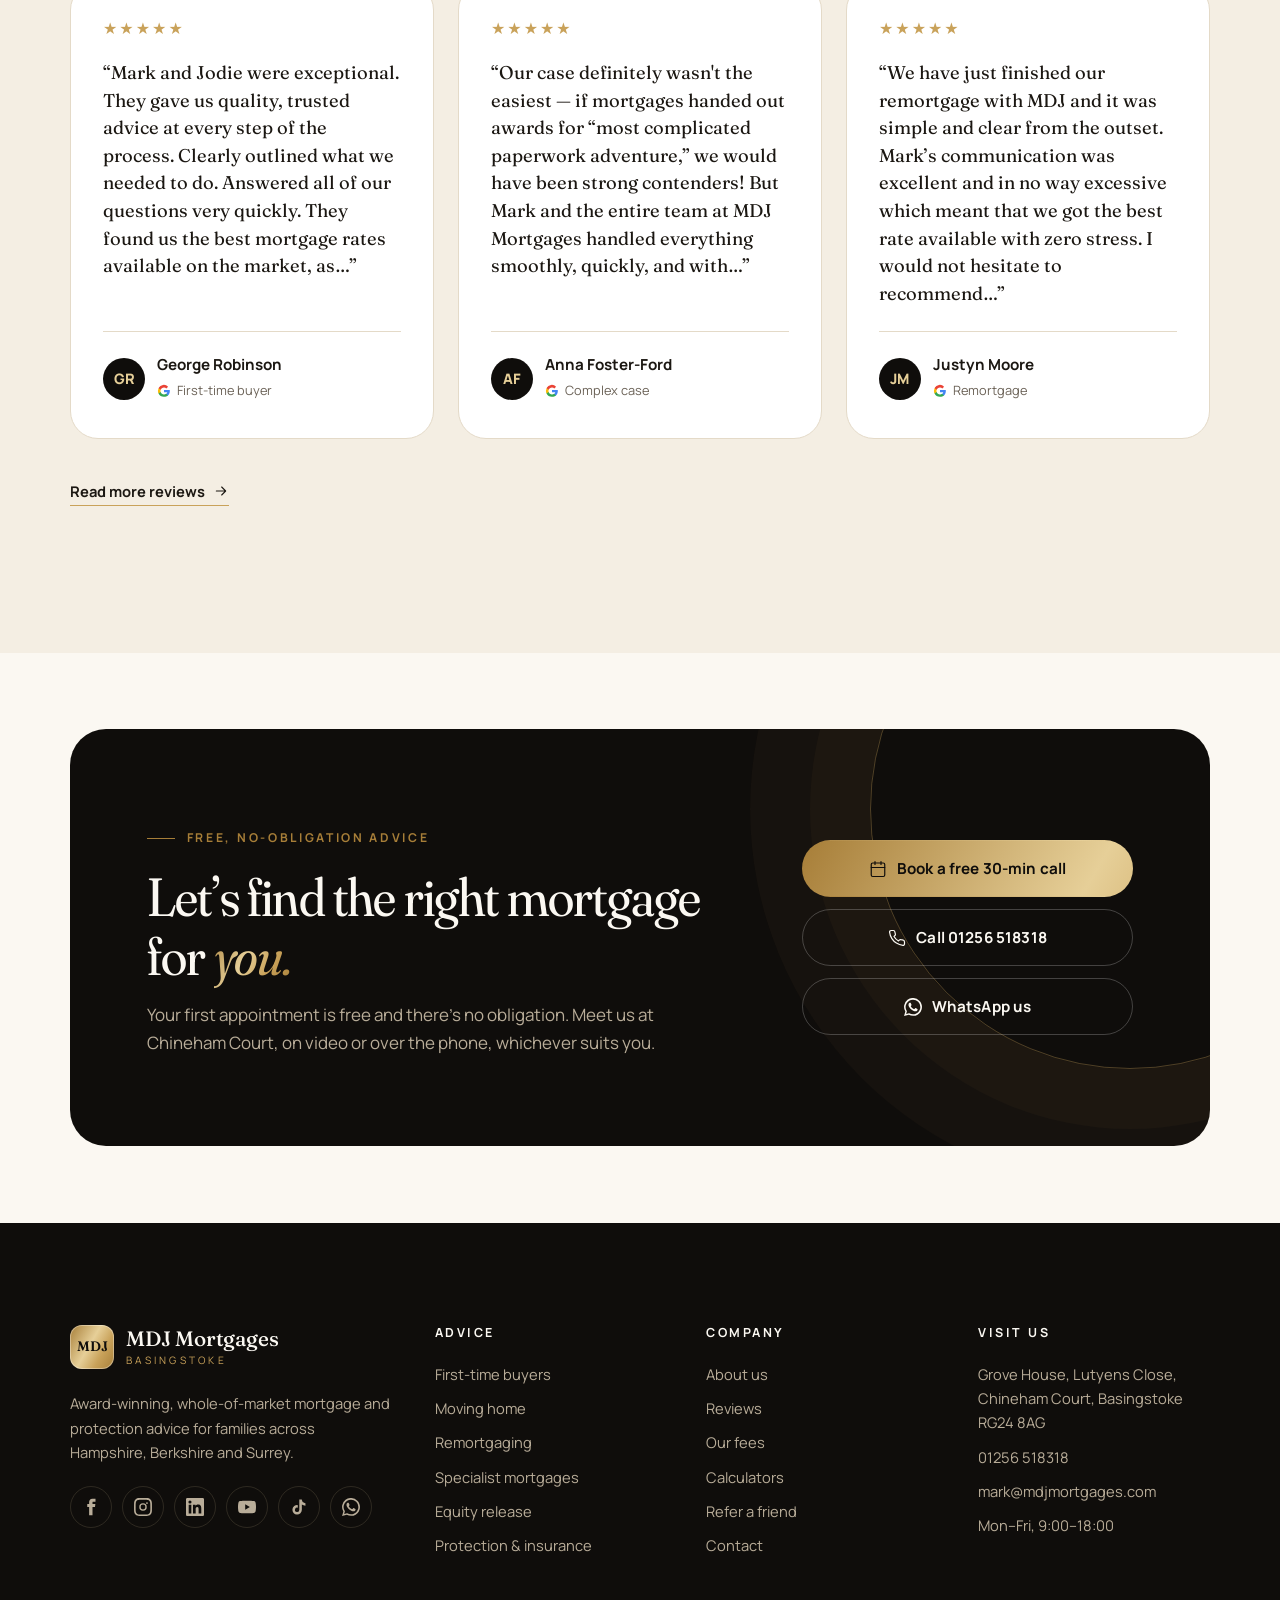
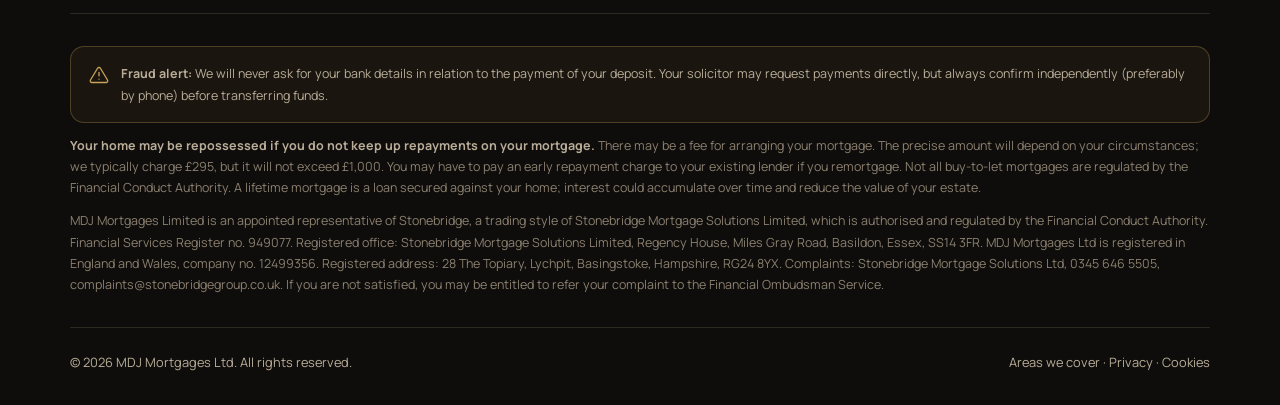
<file: mortgages.html>
<!doctype html>
<html lang="en-GB">
<head>
<meta charset="utf-8">
<meta name="viewport" content="width=device-width, initial-scale=1">
<title>Mortgages | First-Time Buyers, Moving Home & Remortgage | MDJ Mortgages</title>
<meta name="description" content="Whole-of-market mortgage advice in Basingstoke for first-time buyers, home movers, remortgages and buy-to-let.">
<link rel="canonical" href="https://www.mdjmortgages.com/mortgages.html">
<meta property="og:title" content="Mortgages | First-Time Buyers, Moving Home & Remortgage | MDJ Mortgages">
<meta property="og:description" content="Whole-of-market mortgage advice in Basingstoke for first-time buyers, home movers, remortgages and buy-to-let.">
<meta property="og:type" content="website">
<meta property="og:image" content="assets/img/mark.webp">
<meta name="theme-color" content="#0f0d0b">
<link rel="icon" href="data:image/svg+xml,%3Csvg xmlns='http://www.w3.org/2000/svg' viewBox='0 0 64 64'%3E%3Crect width='64' height='64' rx='16' fill='%23c9a25a'/%3E%3Ctext x='32' y='41' font-family='Georgia' font-size='22' text-anchor='middle' fill='%230f0d0b'%3EMDJ%3C/text%3E%3C/svg%3E">
<link rel="preconnect" href="https://fonts.googleapis.com">
<link rel="preconnect" href="https://fonts.gstatic.com" crossorigin>
<link href="https://fonts.googleapis.com/css2?family=Fraunces:ital,opsz,wght,SOFT@0,9..144,300..600,0..100;1,9..144,300..600,0..100&family=Manrope:wght@400;500;600;700;800&display=swap" rel="stylesheet">
<link rel="stylesheet" href="assets/css/styles.css?v=31893bf4d6">
<script type="application/ld+json">{"@context":"https://schema.org","@type":"FinancialService","name":"MDJ Mortgages Ltd","telephone":"+44 1256 518318","email":"mark@mdjmortgages.com","url":"https://www.mdjmortgages.com","address":{"@type":"PostalAddress","streetAddress":"Grove House, Lutyens Close, Chineham Court","addressLocality":"Basingstoke","postalCode":"RG24 8AG","addressCountry":"GB"},"openingHours":"Mo-Fr 09:00-18:00","areaServed":["Basingstoke","Hampshire","Berkshire","Surrey"],"aggregateRating":{"@type":"AggregateRating","ratingValue":"5.0","reviewCount":"186"}}</script>
</head>
<body>
<a class="skip-link" href="#main">Skip to content</a>
<div class="topbar"><div class="container">
  <div class="topbar-left">
    <a class="topbar-item" href="tel:+441256518318"><svg viewBox="0 0 24 24" fill="none" stroke="currentColor" stroke-width="1.6" stroke-linecap="round" stroke-linejoin="round" aria-hidden="true"><path d="M22 16.9v3a2 2 0 0 1-2.2 2 19.8 19.8 0 0 1-8.6-3.1 19.5 19.5 0 0 1-6-6A19.8 19.8 0 0 1 2.1 4.2 2 2 0 0 1 4.1 2h3a2 2 0 0 1 2 1.7c.1 1 .4 1.9.7 2.8a2 2 0 0 1-.5 2.1L8 9.9a16 16 0 0 0 6 6l1.3-1.3a2 2 0 0 1 2.1-.4c.9.3 1.8.6 2.8.7a2 2 0 0 1 1.7 2z"/></svg> 01256 518318</a>
    <a class="topbar-item hide-sm" href="mailto:mark@mdjmortgages.com"><svg viewBox="0 0 24 24" fill="none" stroke="currentColor" stroke-width="1.6" stroke-linecap="round" stroke-linejoin="round" aria-hidden="true"><rect x="2" y="4" width="20" height="16" rx="2"/><path d="m22 7-10 6L2 7"/></svg> mark@mdjmortgages.com</a>
    <span class="topbar-item hide-sm"><svg viewBox="0 0 24 24" fill="none" stroke="currentColor" stroke-width="1.6" stroke-linecap="round" stroke-linejoin="round" aria-hidden="true"><circle cx="12" cy="12" r="10"/><path d="M12 6v6l4 2"/></svg> Mon–Fri, 9:00–18:00</span>
  </div>
  <div class="topbar-right"><a class="topbar-item" href="reviews.html"><span class="stars" aria-label="5 out of 5 stars">★★★★★</span> 5.0 from 186 Google reviews</a></div>
</div></div>
<header class="header"><div class="container">
  <a class="logo" href="index.html" aria-label="MDJ Mortgages home"><span class="logo-mark">MDJ</span><span class="logo-text"><strong>MDJ Mortgages</strong><span>Basingstoke</span></span></a>
  <nav class="nav" aria-label="Main"><div class="nav-item"><a class="nav-link" href="about.html">About</a></div><div class="nav-item has-mega"><a class="nav-link" href="mortgages.html" aria-current="page" aria-haspopup="true">Mortgages <svg viewBox="0 0 24 24" fill="none" stroke="currentColor" stroke-width="1.6" stroke-linecap="round" stroke-linejoin="round" aria-hidden="true"><path d="m6 9 6 6 6-6"/></svg></a>
<div class="mega"><div class="mega-links"><a class="mega-link" href="mortgages.html#first-time-buyers"><span class="mega-icon"><svg viewBox="0 0 24 24" fill="none" stroke="currentColor" stroke-width="1.6" stroke-linecap="round" stroke-linejoin="round" aria-hidden="true"><circle cx="7.5" cy="15.5" r="5.5"/><path d="m21 2-9.6 9.6M15.5 7.5l3 3L22 7l-3-3"/></svg></span><span class="mega-text"><strong>First-time buyers</strong><small>From deposit to keys</small></span></a><a class="mega-link" href="mortgages.html#moving-home"><span class="mega-icon"><svg viewBox="0 0 24 24" fill="none" stroke="currentColor" stroke-width="1.6" stroke-linecap="round" stroke-linejoin="round" aria-hidden="true"><path d="M10 17h4V5H2v12h3M20 17h2v-3.3a1 1 0 0 0-.2-.6L18.3 9a1 1 0 0 0-.8-.4H14"/><circle cx="7.5" cy="17.5" r="2.5"/><circle cx="17.5" cy="17.5" r="2.5"/></svg></span><span class="mega-text"><strong>Moving home</strong><small>Port, borrow more or start fresh</small></span></a><a class="mega-link" href="mortgages.html#remortgage"><span class="mega-icon"><svg viewBox="0 0 24 24" fill="none" stroke="currentColor" stroke-width="1.6" stroke-linecap="round" stroke-linejoin="round" aria-hidden="true"><path d="M3 12a9 9 0 0 1 15-6.7L21 8M21 3v5h-5M21 12a9 9 0 0 1-15 6.7L3 16M3 21v-5h5"/></svg></span><span class="mega-text"><strong>Remortgaging</strong><small>Never drift onto a costly SVR</small></span></a><a class="mega-link" href="specialist.html#self-employed"><span class="mega-icon"><svg viewBox="0 0 24 24" fill="none" stroke="currentColor" stroke-width="1.6" stroke-linecap="round" stroke-linejoin="round" aria-hidden="true"><rect x="2" y="7" width="20" height="14" rx="2"/><path d="M16 21V5a2 2 0 0 0-2-2h-4a2 2 0 0 0-2 2v16"/></svg></span><span class="mega-text"><strong>Self-employed</strong><small>Directors, contractors & more</small></span></a><a class="mega-link" href="specialist.html#later-life"><span class="mega-icon"><svg viewBox="0 0 24 24" fill="none" stroke="currentColor" stroke-width="1.6" stroke-linecap="round" stroke-linejoin="round" aria-hidden="true"><circle cx="12" cy="12" r="4"/><path d="M12 2v2M12 20v2M4.9 4.9l1.4 1.4M17.7 17.7l1.4 1.4M2 12h2M20 12h2M6.3 17.7l-1.4 1.4M19.1 4.9l-1.4 1.4"/></svg></span><span class="mega-text"><strong>Later life & retirement</strong><small>Borrowing into retirement</small></span></a><a class="mega-link" href="specialist.html"><span class="mega-icon"><svg viewBox="0 0 24 24" fill="none" stroke="currentColor" stroke-width="1.6" stroke-linecap="round" stroke-linejoin="round" aria-hidden="true"><path d="m12 2 10 5-10 5L2 7z"/><path d="m2 17 10 5 10-5M2 12l10 5 10-5"/></svg></span><span class="mega-text"><strong>All specialist lending</strong><small>Commercial, visas & more</small></span></a></div><div class="mega-feature"><div><span class="eyebrow">No obligation</span><h4>Not sure where to start?</h4><p>Book a 30-minute discovery call and we’ll map out your options, with no obligation.</p></div><a class="btn btn-gold btn-sm" href="https://calendly.com/mdjmortgages/free-30-minute-discovery-meeting-clone" target="_blank" rel="noopener">Book a call <svg viewBox="0 0 24 24" fill="none" stroke="currentColor" stroke-width="1.6" stroke-linecap="round" stroke-linejoin="round" aria-hidden="true"><path d="M5 12h14M13 6l6 6-6 6"/></svg></a></div></div></div><div class="nav-item"><a class="nav-link" href="equity-release.html">Equity Release</a></div><div class="nav-item"><a class="nav-link" href="protection.html">Protection</a></div><div class="nav-item"><a class="nav-link" href="calculators.html">Calculators</a></div><div class="nav-item"><a class="nav-link" href="fees.html">Fees</a></div><div class="nav-item"><a class="nav-link" href="reviews.html">Reviews</a></div></nav>
  <div class="header-cta">
    <a class="header-phone" href="tel:+441256518318"><svg viewBox="0 0 24 24" fill="none" stroke="currentColor" stroke-width="1.6" stroke-linecap="round" stroke-linejoin="round" aria-hidden="true"><path d="M22 16.9v3a2 2 0 0 1-2.2 2 19.8 19.8 0 0 1-8.6-3.1 19.5 19.5 0 0 1-6-6A19.8 19.8 0 0 1 2.1 4.2 2 2 0 0 1 4.1 2h3a2 2 0 0 1 2 1.7c.1 1 .4 1.9.7 2.8a2 2 0 0 1-.5 2.1L8 9.9a16 16 0 0 0 6 6l1.3-1.3a2 2 0 0 1 2.1-.4c.9.3 1.8.6 2.8.7a2 2 0 0 1 1.7 2z"/></svg> 01256 518318</a>
    <a class="btn btn-gold btn-sm" href="contact.html">Free consultation <svg viewBox="0 0 24 24" fill="none" stroke="currentColor" stroke-width="1.6" stroke-linecap="round" stroke-linejoin="round" aria-hidden="true"><path d="M5 12h14M13 6l6 6-6 6"/></svg></a>
    <button class="burger" aria-label="Open menu" aria-controls="drawer"><svg viewBox="0 0 24 24" fill="none" stroke="currentColor" stroke-width="1.6" stroke-linecap="round" stroke-linejoin="round" aria-hidden="true"><path d="M4 7h16M4 12h16M4 17h10"/></svg></button>
  </div>
</div></header>
<div class="drawer" id="drawer" aria-label="Menu">
  <div class="drawer-backdrop"></div>
  <div class="drawer-panel" role="dialog" aria-modal="true" aria-label="Site menu">
    <div class="drawer-head"><a class="logo" href="index.html"><span class="logo-mark">MDJ</span><span class="logo-text"><strong>MDJ Mortgages</strong><span>Basingstoke</span></span></a><button class="burger drawer-close" style="display:grid" aria-label="Close menu"><svg viewBox="0 0 24 24" fill="none" stroke="currentColor" stroke-width="1.6" stroke-linecap="round" stroke-linejoin="round" aria-hidden="true"><path d="M18 6 6 18M6 6l12 12"/></svg></button></div>
    <nav class="drawer-nav"><a href="index.html">Home <svg viewBox="0 0 24 24" fill="none" stroke="currentColor" stroke-width="1.6" stroke-linecap="round" stroke-linejoin="round" aria-hidden="true"><path d="M5 12h14M13 6l6 6-6 6"/></svg></a><a href="about.html">About <svg viewBox="0 0 24 24" fill="none" stroke="currentColor" stroke-width="1.6" stroke-linecap="round" stroke-linejoin="round" aria-hidden="true"><path d="M5 12h14M13 6l6 6-6 6"/></svg></a><a href="mortgages.html">Mortgages <svg viewBox="0 0 24 24" fill="none" stroke="currentColor" stroke-width="1.6" stroke-linecap="round" stroke-linejoin="round" aria-hidden="true"><path d="M5 12h14M13 6l6 6-6 6"/></svg></a><a class="sub" href="mortgages.html#first-time-buyers">First-time buyers</a><a class="sub" href="mortgages.html#moving-home">Moving home</a><a class="sub" href="mortgages.html#remortgage">Remortgaging</a><a class="sub" href="specialist.html#self-employed">Self-employed</a><a class="sub" href="specialist.html#later-life">Later life & retirement</a><a class="sub" href="specialist.html">All specialist lending</a><a href="equity-release.html">Equity Release <svg viewBox="0 0 24 24" fill="none" stroke="currentColor" stroke-width="1.6" stroke-linecap="round" stroke-linejoin="round" aria-hidden="true"><path d="M5 12h14M13 6l6 6-6 6"/></svg></a><a href="protection.html">Protection <svg viewBox="0 0 24 24" fill="none" stroke="currentColor" stroke-width="1.6" stroke-linecap="round" stroke-linejoin="round" aria-hidden="true"><path d="M5 12h14M13 6l6 6-6 6"/></svg></a><a href="calculators.html">Calculators <svg viewBox="0 0 24 24" fill="none" stroke="currentColor" stroke-width="1.6" stroke-linecap="round" stroke-linejoin="round" aria-hidden="true"><path d="M5 12h14M13 6l6 6-6 6"/></svg></a><a href="fees.html">Fees <svg viewBox="0 0 24 24" fill="none" stroke="currentColor" stroke-width="1.6" stroke-linecap="round" stroke-linejoin="round" aria-hidden="true"><path d="M5 12h14M13 6l6 6-6 6"/></svg></a><a href="reviews.html">Reviews <svg viewBox="0 0 24 24" fill="none" stroke="currentColor" stroke-width="1.6" stroke-linecap="round" stroke-linejoin="round" aria-hidden="true"><path d="M5 12h14M13 6l6 6-6 6"/></svg></a><a href="areas.html">Areas we cover <svg viewBox="0 0 24 24" fill="none" stroke="currentColor" stroke-width="1.6" stroke-linecap="round" stroke-linejoin="round" aria-hidden="true"><path d="M5 12h14M13 6l6 6-6 6"/></svg></a><a href="contact.html">Contact <svg viewBox="0 0 24 24" fill="none" stroke="currentColor" stroke-width="1.6" stroke-linecap="round" stroke-linejoin="round" aria-hidden="true"><path d="M5 12h14M13 6l6 6-6 6"/></svg></a></nav>
    <div class="drawer-foot">
      <a class="btn btn-gold btn-block" href="https://calendly.com/mdjmortgages/free-30-minute-discovery-meeting-clone" target="_blank" rel="noopener">Book a free call <svg viewBox="0 0 24 24" fill="none" stroke="currentColor" stroke-width="1.6" stroke-linecap="round" stroke-linejoin="round" aria-hidden="true"><path d="M5 12h14M13 6l6 6-6 6"/></svg></a>
      <a class="btn btn-ghost btn-block" style="color:var(--paper);border-color:rgba(255,255,255,.2)" href="tel:+441256518318"><svg viewBox="0 0 24 24" fill="none" stroke="currentColor" stroke-width="1.6" stroke-linecap="round" stroke-linejoin="round" aria-hidden="true"><path d="M22 16.9v3a2 2 0 0 1-2.2 2 19.8 19.8 0 0 1-8.6-3.1 19.5 19.5 0 0 1-6-6A19.8 19.8 0 0 1 2.1 4.2 2 2 0 0 1 4.1 2h3a2 2 0 0 1 2 1.7c.1 1 .4 1.9.7 2.8a2 2 0 0 1-.5 2.1L8 9.9a16 16 0 0 0 6 6l1.3-1.3a2 2 0 0 1 2.1-.4c.9.3 1.8.6 2.8.7a2 2 0 0 1 1.7 2z"/></svg> 01256 518318</a>
    </div>
  </div>
</div>
<main id="main">

<section class="page-hero dark grain"><div class="container">
  <div>
    <nav class="breadcrumb" aria-label="Breadcrumb"><a href="index.html">Home</a><span aria-hidden="true">/</span><span>Mortgages</span></nav>
    <span class="eyebrow">Residential mortgages</span>
    <h1 class="reveal">Mortgages, made <em class='gold'>refreshingly simple.</em></h1>
    <p class="lead reveal reveal-d1">Buying your first home, moving up the ladder or coming to the end of a fixed rate? We search the whole market and handle every step, so you get the right deal with less stress.</p>
  </div>
  <div class="page-hero-aside"><div class="hero-chip reveal reveal-d1"><svg viewBox="0 0 24 24" fill="none" stroke="currentColor" stroke-width="1.6" stroke-linecap="round" stroke-linejoin="round" aria-hidden="true"><rect x="3" y="4" width="18" height="18" rx="2"/><path d="M16 2v4M8 2v4M3 10h18"/></svg><div><strong>Free first appointment</strong><span>Face-to-face, video or phone</span></div></div><div class="hero-chip reveal reveal-d2"><svg viewBox="0 0 24 24" fill="none" stroke="currentColor" stroke-width="1.6" stroke-linecap="round" stroke-linejoin="round" aria-hidden="true"><path d="m12 2 3.1 6.3 6.9 1-5 4.9 1.2 6.8L12 17.8 5.8 21l1.2-6.8-5-4.9 6.9-1z"/></svg><div><strong>5.0 from 186 reviews</strong><span>Rated on Google</span></div></div><div class="hero-chip reveal reveal-d3"><svg viewBox="0 0 24 24" fill="none" stroke="currentColor" stroke-width="1.6" stroke-linecap="round" stroke-linejoin="round" aria-hidden="true"><circle cx="12" cy="8" r="6"/><path d="M15.5 13 17 22l-5-3-5 3 1.5-9"/></svg><div><strong>Award-winning</strong><span>2024, 2025 & 2026</span></div></div></div>
</div></section>
<nav class="subnav" aria-label="On this page"><div class="container"><a href="#first-time-buyers">First-time buyers</a><a href="#moving-home">Moving home</a><a href="#remortgage">Remortgaging</a><a href="#buy-to-let">Buy-to-let</a><a href="#faqs">FAQs</a></div></nav>
<section><div class="container">
<article class="detail" id="first-time-buyers">
  <div class="detail-side reveal"><div class="card-icon"><svg viewBox="0 0 24 24" fill="none" stroke="currentColor" stroke-width="1.6" stroke-linecap="round" stroke-linejoin="round" aria-hidden="true"><circle cx="7.5" cy="15.5" r="5.5"/><path d="m21 2-9.6 9.6M15.5 7.5l3 3L22 7l-3-3"/></svg></div><span class="kicker">01 · First-time buyers</span><h2>Your first home, <em class='gold'>sorted.</em></h2>
    <a class="btn btn-sm" href="contact.html">Talk to an adviser <svg viewBox="0 0 24 24" fill="none" stroke="currentColor" stroke-width="1.6" stroke-linecap="round" stroke-linejoin="round" aria-hidden="true"><path d="M5 12h14M13 6l6 6-6 6"/></svg></a></div>
  <div class="detail-body reveal reveal-d1"><p class="lead">Buying your first home is exciting, but it can feel like a maze. We’ll show you what you can afford, which schemes might help, and walk you through every step until you collect the keys.</p><p>Many of our first-time buyers come to us months before they’re ready, just to understand the numbers. That’s exactly when we can help most, by improving your credit profile, planning your deposit and getting a Decision in Principle so you can make offers with confidence.</p><ul class="checklist"><li><svg viewBox="0 0 24 24" fill="none" stroke="currentColor" stroke-width="1.6" stroke-linecap="round" stroke-linejoin="round" aria-hidden="true"><circle cx="12" cy="12" r="10"/><path d="m8 12 3 3 5-6"/></svg><span>How much you can realistically borrow, and what it will cost each month</span></li><li><svg viewBox="0 0 24 24" fill="none" stroke="currentColor" stroke-width="1.6" stroke-linecap="round" stroke-linejoin="round" aria-hidden="true"><circle cx="12" cy="12" r="10"/><path d="m8 12 3 3 5-6"/></svg><span>Low-deposit options from 5%, plus guarantor and family-assisted routes</span></li><li><svg viewBox="0 0 24 24" fill="none" stroke="currentColor" stroke-width="1.6" stroke-linecap="round" stroke-linejoin="round" aria-hidden="true"><circle cx="12" cy="12" r="10"/><path d="m8 12 3 3 5-6"/></svg><span>Shared Ownership and other schemes where available</span></li><li><svg viewBox="0 0 24 24" fill="none" stroke="currentColor" stroke-width="1.6" stroke-linecap="round" stroke-linejoin="round" aria-hidden="true"><circle cx="12" cy="12" r="10"/><path d="m8 12 3 3 5-6"/></svg><span>Stamp duty relief: first-time buyers pay no SDLT up to £300,000 in England</span></li><li><svg viewBox="0 0 24 24" fill="none" stroke="currentColor" stroke-width="1.6" stroke-linecap="round" stroke-linejoin="round" aria-hidden="true"><circle cx="12" cy="12" r="10"/><path d="m8 12 3 3 5-6"/></svg><span>Protection advice so your new home is properly covered</span></li></ul><div class="info-grid"><div class="info"><svg viewBox="0 0 24 24" fill="none" stroke="currentColor" stroke-width="1.6" stroke-linecap="round" stroke-linejoin="round" aria-hidden="true"><path d="M14 2H6a2 2 0 0 0-2 2v16a2 2 0 0 0 2 2h12a2 2 0 0 0 2-2V8z"/><path d="M14 2v6h6M9 13h6M9 17h6"/></svg><strong>Decision in Principle</strong><p>Show agents you’re a serious buyer before you make an offer.</p></div><div class="info"><svg viewBox="0 0 24 24" fill="none" stroke="currentColor" stroke-width="1.6" stroke-linecap="round" stroke-linejoin="round" aria-hidden="true"><path d="M16 21v-2a4 4 0 0 0-4-4H6a4 4 0 0 0-4 4v2"/><circle cx="9" cy="7" r="4"/><path d="M22 21v-2a4 4 0 0 0-3-3.9M16 3.1a4 4 0 0 1 0 7.8"/></svg><strong>Joining our WhatsApp community</strong><p>Tips and updates for first-time buyers, straight to your phone.</p></div></div><div class="notice"><svg viewBox="0 0 24 24" fill="none" stroke="currentColor" stroke-width="1.6" stroke-linecap="round" stroke-linejoin="round" aria-hidden="true"><circle cx="12" cy="12" r="10"/><path d="M12 16v-4M12 8h.01"/></svg><span>The Lifetime ISA, Shared Ownership and guarantor mortgages each have their own rules. We’ll explain whether they suit you.</span></div></div>
</article>
<article class="detail" id="moving-home">
  <div class="detail-side reveal"><div class="card-icon"><svg viewBox="0 0 24 24" fill="none" stroke="currentColor" stroke-width="1.6" stroke-linecap="round" stroke-linejoin="round" aria-hidden="true"><path d="M10 17h4V5H2v12h3M20 17h2v-3.3a1 1 0 0 0-.2-.6L18.3 9a1 1 0 0 0-.8-.4H14"/><circle cx="7.5" cy="17.5" r="2.5"/><circle cx="17.5" cy="17.5" r="2.5"/></svg></div><span class="kicker">02 · Moving home</span><h2>Moving up, <em class='gold'>moving on.</em></h2>
    <a class="btn btn-sm" href="contact.html">Talk to an adviser <svg viewBox="0 0 24 24" fill="none" stroke="currentColor" stroke-width="1.6" stroke-linecap="round" stroke-linejoin="round" aria-hidden="true"><path d="M5 12h14M13 6l6 6-6 6"/></svg></a></div>
  <div class="detail-body reveal reveal-d1"><p class="lead">Whether you need more space, a better school catchment or a fresh start, we’ll arrange the finance so your move goes smoothly and your chain keeps moving.</p><p>When you move you can often <strong>port</strong> your existing mortgage, borrow extra from your current lender, or take a brand-new deal. The right choice depends on early repayment charges, the rates available and how much more you need. We compare all three for you.</p><ul class="checklist"><li><svg viewBox="0 0 24 24" fill="none" stroke="currentColor" stroke-width="1.6" stroke-linecap="round" stroke-linejoin="round" aria-hidden="true"><circle cx="12" cy="12" r="10"/><path d="m8 12 3 3 5-6"/></svg><span>Porting vs. switching: we calculate the true cost of each</span></li><li><svg viewBox="0 0 24 24" fill="none" stroke="currentColor" stroke-width="1.6" stroke-linecap="round" stroke-linejoin="round" aria-hidden="true"><circle cx="12" cy="12" r="10"/><path d="m8 12 3 3 5-6"/></svg><span>Bridging and chain-break options if timing is tight</span></li><li><svg viewBox="0 0 24 24" fill="none" stroke="currentColor" stroke-width="1.6" stroke-linecap="round" stroke-linejoin="round" aria-hidden="true"><circle cx="12" cy="12" r="10"/><path d="m8 12 3 3 5-6"/></svg><span>Agreements in principle so you can act fast on the right property</span></li><li><svg viewBox="0 0 24 24" fill="none" stroke="currentColor" stroke-width="1.6" stroke-linecap="round" stroke-linejoin="round" aria-hidden="true"><circle cx="12" cy="12" r="10"/><path d="m8 12 3 3 5-6"/></svg><span>We liaise with your agent and solicitor to keep things on track</span></li></ul><div class="info-grid"><div class="info"><svg viewBox="0 0 24 24" fill="none" stroke="currentColor" stroke-width="1.6" stroke-linecap="round" stroke-linejoin="round" aria-hidden="true"><path d="M19 5 5 19"/><circle cx="6.5" cy="6.5" r="2.5"/><circle cx="17.5" cy="17.5" r="2.5"/></svg><strong>Early repayment charges</strong><p>We check for ERCs so a move doesn’t cost more than it should.</p></div><div class="info"><svg viewBox="0 0 24 24" fill="none" stroke="currentColor" stroke-width="1.6" stroke-linecap="round" stroke-linejoin="round" aria-hidden="true"><circle cx="12" cy="12" r="10"/><path d="M12 6v6l4 2"/></svg><strong>Timed to your chain</strong><p>Offers lined up to match your completion date.</p></div></div></div>
</article>
<article class="detail" id="remortgage">
  <div class="detail-side reveal"><div class="card-icon"><svg viewBox="0 0 24 24" fill="none" stroke="currentColor" stroke-width="1.6" stroke-linecap="round" stroke-linejoin="round" aria-hidden="true"><path d="M3 12a9 9 0 0 1 15-6.7L21 8M21 3v5h-5M21 12a9 9 0 0 1-15 6.7L3 16M3 21v-5h5"/></svg></div><span class="kicker">03 · Remortgaging</span><h2>Don’t drift onto <em class='gold'>the SVR.</em></h2>
    <a class="btn btn-sm" href="contact.html">Talk to an adviser <svg viewBox="0 0 24 24" fill="none" stroke="currentColor" stroke-width="1.6" stroke-linecap="round" stroke-linejoin="round" aria-hidden="true"><path d="M5 12h14M13 6l6 6-6 6"/></svg></a></div>
  <div class="detail-body reveal reveal-d1"><p class="lead">When a fixed or tracker rate ends, most lenders move you onto their Standard Variable Rate, which is often much more expensive. We start reviewing your options up to six months early so you’re ready to switch.</p><p>Remortgaging can lower your monthly payments, release equity for home improvements, consolidate debt or simply give you certainty with a new fix. We compare a <em>product transfer</em> with your current lender against the whole market, so you know you’re getting the best option, not just the easiest one.</p><ul class="checklist"><li><svg viewBox="0 0 24 24" fill="none" stroke="currentColor" stroke-width="1.6" stroke-linecap="round" stroke-linejoin="round" aria-hidden="true"><circle cx="12" cy="12" r="10"/><path d="m8 12 3 3 5-6"/></svg><span>Reviews up to six months before your deal ends</span></li><li><svg viewBox="0 0 24 24" fill="none" stroke="currentColor" stroke-width="1.6" stroke-linecap="round" stroke-linejoin="round" aria-hidden="true"><circle cx="12" cy="12" r="10"/><path d="m8 12 3 3 5-6"/></svg><span>Product transfers vs. the whole of market, compared side by side</span></li><li><svg viewBox="0 0 24 24" fill="none" stroke="currentColor" stroke-width="1.6" stroke-linecap="round" stroke-linejoin="round" aria-hidden="true"><circle cx="12" cy="12" r="10"/><path d="m8 12 3 3 5-6"/></svg><span>Capital raising for extensions, renovations or a family gift</span></li><li><svg viewBox="0 0 24 24" fill="none" stroke="currentColor" stroke-width="1.6" stroke-linecap="round" stroke-linejoin="round" aria-hidden="true"><circle cx="12" cy="12" r="10"/><path d="m8 12 3 3 5-6"/></svg><span>A protection check-up: life cover when remortgaging could cost less than you think</span></li></ul><div class="info-grid"><div class="info"><svg viewBox="0 0 24 24" fill="none" stroke="currentColor" stroke-width="1.6" stroke-linecap="round" stroke-linejoin="round" aria-hidden="true"><path d="M3 12a9 9 0 0 1 15-6.7L21 8M21 3v5h-5M21 12a9 9 0 0 1-15 6.7L3 16M3 21v-5h5"/></svg><strong>Book a review</strong><p>Fixed rate ending in the next 6–12 months? Book a free review any time.</p></div><div class="info"><svg viewBox="0 0 24 24" fill="none" stroke="currentColor" stroke-width="1.6" stroke-linecap="round" stroke-linejoin="round" aria-hidden="true"><path d="M12 22s8-4 8-10V5l-8-3-8 3v7c0 6 8 10 8 10z"/><path d="m9 12 2 2 4-4"/></svg><strong>Review your cover</strong><p>A remortgage is a good moment to make sure your life cover still fits.</p></div></div><div class="notice"><svg viewBox="0 0 24 24" fill="none" stroke="currentColor" stroke-width="1.6" stroke-linecap="round" stroke-linejoin="round" aria-hidden="true"><circle cx="12" cy="12" r="10"/><path d="M12 16v-4M12 8h.01"/></svg><span>You may have to pay an early repayment charge to your existing lender if you remortgage. Debt consolidation can increase the total amount repaid over the term.</span></div></div>
</article>
<article class="detail" id="buy-to-let">
  <div class="detail-side reveal"><div class="card-icon"><svg viewBox="0 0 24 24" fill="none" stroke="currentColor" stroke-width="1.6" stroke-linecap="round" stroke-linejoin="round" aria-hidden="true"><rect x="4" y="2" width="16" height="20" rx="2"/><path d="M9 22v-4h6v4M8 6h.01M16 6h.01M12 6h.01M12 10h.01M12 14h.01M16 10h.01M16 14h.01M8 10h.01M8 14h.01"/></svg></div><span class="kicker">04 · Buy-to-let</span><h2>Building your <em class='gold'>portfolio.</em></h2>
    <a class="btn btn-sm" href="contact.html">Talk to an adviser <svg viewBox="0 0 24 24" fill="none" stroke="currentColor" stroke-width="1.6" stroke-linecap="round" stroke-linejoin="round" aria-hidden="true"><path d="M5 12h14M13 6l6 6-6 6"/></svg></a></div>
  <div class="detail-body reveal reveal-d1"><p class="lead">From your first rental to a growing portfolio, including limited company purchases and let-to-buy, we’ll find lenders whose rental calculations work for you.</p><ul class="checklist"><li><svg viewBox="0 0 24 24" fill="none" stroke="currentColor" stroke-width="1.6" stroke-linecap="round" stroke-linejoin="round" aria-hidden="true"><circle cx="12" cy="12" r="10"/><path d="m8 12 3 3 5-6"/></svg><span>First-time landlords and portfolio landlords</span></li><li><svg viewBox="0 0 24 24" fill="none" stroke="currentColor" stroke-width="1.6" stroke-linecap="round" stroke-linejoin="round" aria-hidden="true"><circle cx="12" cy="12" r="10"/><path d="m8 12 3 3 5-6"/></svg><span>Limited company (SPV) buy-to-let</span></li><li><svg viewBox="0 0 24 24" fill="none" stroke="currentColor" stroke-width="1.6" stroke-linecap="round" stroke-linejoin="round" aria-hidden="true"><circle cx="12" cy="12" r="10"/><path d="m8 12 3 3 5-6"/></svg><span>Let-to-buy when you keep your current home as a rental</span></li><li><svg viewBox="0 0 24 24" fill="none" stroke="currentColor" stroke-width="1.6" stroke-linecap="round" stroke-linejoin="round" aria-hidden="true"><circle cx="12" cy="12" r="10"/><path d="m8 12 3 3 5-6"/></svg><span>Foreign national buy-to-let</span></li></ul><div class="notice"><svg viewBox="0 0 24 24" fill="none" stroke="currentColor" stroke-width="1.6" stroke-linecap="round" stroke-linejoin="round" aria-hidden="true"><circle cx="12" cy="12" r="10"/><path d="M12 16v-4M12 8h.01"/></svg><span>Not all buy-to-let mortgages are regulated by the Financial Conduct Authority.</span></div></div>
</article>
<div class="detail" id="faqs" style="border-top:1px solid var(--line)">
  <div class="detail-side"><span class="kicker">Questions</span><h2>Mortgage <em class="gold">FAQs</em></h2></div>
  <div><div class="faq"><details class="reveal"><summary>How big a deposit do I need?<span class="plus"><svg viewBox="0 0 24 24" fill="none" stroke="currentColor" stroke-width="1.6" stroke-linecap="round" stroke-linejoin="round" aria-hidden="true"><path d="M12 5v14M5 12h14"/></svg></span></summary><div class="answer"><p>Most lenders need at least 5% of the purchase price. A 10% or 15% deposit opens up more lenders and lower rates. Some specialist products, such as guarantor or family-assisted mortgages, may need less of your own money.</p></div></details><details class="reveal"><summary>How long does a mortgage application take?<span class="plus"><svg viewBox="0 0 24 24" fill="none" stroke="currentColor" stroke-width="1.6" stroke-linecap="round" stroke-linejoin="round" aria-hidden="true"><path d="M12 5v14M5 12h14"/></svg></span></summary><div class="answer"><p>From application to offer usually takes two to four weeks, depending on the lender and how quickly the valuation happens. Having your documents ready speeds things up, and we’ll give you a checklist.</p></div></details><details class="reveal"><summary>Will checking my options affect my credit score?<span class="plus"><svg viewBox="0 0 24 24" fill="none" stroke="currentColor" stroke-width="1.6" stroke-linecap="round" stroke-linejoin="round" aria-hidden="true"><path d="M12 5v14M5 12h14"/></svg></span></summary><div class="answer"><p>Our initial research doesn’t affect your score. Many lenders now use soft searches for a Decision in Principle, and we’ll always tell you before any hard search.</p></div></details><details class="reveal"><summary>Fixed or tracker: which is better?<span class="plus"><svg viewBox="0 0 24 24" fill="none" stroke="currentColor" stroke-width="1.6" stroke-linecap="round" stroke-linejoin="round" aria-hidden="true"><path d="M12 5v14M5 12h14"/></svg></span></summary><div class="answer"><p>A fixed rate gives you certainty, while a tracker follows the Bank of England base rate. The right choice depends on your budget, plans and attitude to risk. We’ll go through the options with you.</p></div></details></div></div>
</div>
</div></section>
<section class="section ivory"><div class="container">
  <div class="section-head">
    <div><span class="eyebrow">186 five-star Google reviews</span><h2 class="reveal">Families across Hampshire, <em class='gold'>in their words.</em></h2></div>
    <div class="slider-nav"><button class="slider-btn" data-dir="-1" aria-label="Previous reviews"><svg viewBox="0 0 24 24" fill="none" stroke="currentColor" stroke-width="1.6" stroke-linecap="round" stroke-linejoin="round" aria-hidden="true"><path d="M19 12H5M11 6l-6 6 6 6"/></svg></button><button class="slider-btn" data-dir="1" aria-label="Next reviews"><svg viewBox="0 0 24 24" fill="none" stroke="currentColor" stroke-width="1.6" stroke-linecap="round" stroke-linejoin="round" aria-hidden="true"><path d="M5 12h14M13 6l6 6-6 6"/></svg></button></div>
  </div>
  <div class="review-slider reveal"><div class="review-track"><article class="review"><div class="stars" aria-label="5 stars">★★★★★</div><blockquote>“Mark and Jodie were exceptional. They gave us quality, trusted advice at every step of the process. Clearly outlined what we needed to do. Answered all of our questions very quickly. They found us the best mortgage rates available on the market, as…”</blockquote>
<div class="review-author"><span class="initial">GR</span><div><strong>George Robinson</strong><span><svg viewBox="0 0 24 24" fill="none" stroke="currentColor" stroke-width="1.6" stroke-linecap="round" stroke-linejoin="round" aria-hidden="true"><path d="M21.8 10.2H12v3.9h5.6a4.8 4.8 0 0 1-2.1 3.1v2.6h3.4c2-1.8 3.1-4.5 3.1-7.7 0-.7 0-1.3-.2-1.9Z" fill="#4285F4" stroke="none"/><path d="M12 22c2.8 0 5.2-.9 6.9-2.5l-3.4-2.6c-.9.6-2.1 1-3.5 1-2.7 0-5-1.8-5.8-4.3H2.7v2.7A10 10 0 0 0 12 22Z" fill="#34A853" stroke="none"/><path d="M6.2 13.6a6 6 0 0 1 0-3.8V7.1H2.7a10 10 0 0 0 0 9.2z" fill="#FBBC05" stroke="none"/><path d="M12 5.9c1.5 0 2.9.5 4 1.6l3-3A10 10 0 0 0 2.7 7.1l3.5 2.7C7 7.7 9.3 5.9 12 5.9Z" fill="#EA4335" stroke="none"/></svg> First-time buyer</span></div></div></article><article class="review"><div class="stars" aria-label="5 stars">★★★★★</div><blockquote>“Our case definitely wasn't the easiest — if mortgages handed out awards for “most complicated paperwork adventure,” we would have been strong contenders! But Mark and the entire team at MDJ Mortgages handled everything smoothly, quickly, and with…”</blockquote>
<div class="review-author"><span class="initial">AF</span><div><strong>Anna Foster-Ford</strong><span><svg viewBox="0 0 24 24" fill="none" stroke="currentColor" stroke-width="1.6" stroke-linecap="round" stroke-linejoin="round" aria-hidden="true"><path d="M21.8 10.2H12v3.9h5.6a4.8 4.8 0 0 1-2.1 3.1v2.6h3.4c2-1.8 3.1-4.5 3.1-7.7 0-.7 0-1.3-.2-1.9Z" fill="#4285F4" stroke="none"/><path d="M12 22c2.8 0 5.2-.9 6.9-2.5l-3.4-2.6c-.9.6-2.1 1-3.5 1-2.7 0-5-1.8-5.8-4.3H2.7v2.7A10 10 0 0 0 12 22Z" fill="#34A853" stroke="none"/><path d="M6.2 13.6a6 6 0 0 1 0-3.8V7.1H2.7a10 10 0 0 0 0 9.2z" fill="#FBBC05" stroke="none"/><path d="M12 5.9c1.5 0 2.9.5 4 1.6l3-3A10 10 0 0 0 2.7 7.1l3.5 2.7C7 7.7 9.3 5.9 12 5.9Z" fill="#EA4335" stroke="none"/></svg> Complex case</span></div></div></article><article class="review"><div class="stars" aria-label="5 stars">★★★★★</div><blockquote>“We have just finished our remortgage with MDJ and it was simple and clear from the outset. Mark’s communication was excellent and in no way excessive which meant that we got the best rate available with zero stress. I would not hesitate to recommend…”</blockquote>
<div class="review-author"><span class="initial">JM</span><div><strong>Justyn Moore</strong><span><svg viewBox="0 0 24 24" fill="none" stroke="currentColor" stroke-width="1.6" stroke-linecap="round" stroke-linejoin="round" aria-hidden="true"><path d="M21.8 10.2H12v3.9h5.6a4.8 4.8 0 0 1-2.1 3.1v2.6h3.4c2-1.8 3.1-4.5 3.1-7.7 0-.7 0-1.3-.2-1.9Z" fill="#4285F4" stroke="none"/><path d="M12 22c2.8 0 5.2-.9 6.9-2.5l-3.4-2.6c-.9.6-2.1 1-3.5 1-2.7 0-5-1.8-5.8-4.3H2.7v2.7A10 10 0 0 0 12 22Z" fill="#34A853" stroke="none"/><path d="M6.2 13.6a6 6 0 0 1 0-3.8V7.1H2.7a10 10 0 0 0 0 9.2z" fill="#FBBC05" stroke="none"/><path d="M12 5.9c1.5 0 2.9.5 4 1.6l3-3A10 10 0 0 0 2.7 7.1l3.5 2.7C7 7.7 9.3 5.9 12 5.9Z" fill="#EA4335" stroke="none"/></svg> Remortgage</span></div></div></article><article class="review"><div class="stars" aria-label="5 stars">★★★★★</div><blockquote>“I’ve just completed on my first ever property which was definitely made possible thanks to the help of Mark and Jodie at MDJ Mortgages. I came to them looking for advice really early on when I was just thinking about maybe buying after being sick of…”</blockquote>
<div class="review-author"><span class="initial">EC</span><div><strong>Ellie Caldwell</strong><span><svg viewBox="0 0 24 24" fill="none" stroke="currentColor" stroke-width="1.6" stroke-linecap="round" stroke-linejoin="round" aria-hidden="true"><path d="M21.8 10.2H12v3.9h5.6a4.8 4.8 0 0 1-2.1 3.1v2.6h3.4c2-1.8 3.1-4.5 3.1-7.7 0-.7 0-1.3-.2-1.9Z" fill="#4285F4" stroke="none"/><path d="M12 22c2.8 0 5.2-.9 6.9-2.5l-3.4-2.6c-.9.6-2.1 1-3.5 1-2.7 0-5-1.8-5.8-4.3H2.7v2.7A10 10 0 0 0 12 22Z" fill="#34A853" stroke="none"/><path d="M6.2 13.6a6 6 0 0 1 0-3.8V7.1H2.7a10 10 0 0 0 0 9.2z" fill="#FBBC05" stroke="none"/><path d="M12 5.9c1.5 0 2.9.5 4 1.6l3-3A10 10 0 0 0 2.7 7.1l3.5 2.7C7 7.7 9.3 5.9 12 5.9Z" fill="#EA4335" stroke="none"/></svg> First-time solo buyer</span></div></div></article><article class="review"><div class="stars" aria-label="5 stars">★★★★★</div><blockquote>“Mark and Jodie from MDJ Mortgages have been incredible throughout. So professional, diligent and knowledgeable. Our case had a few delays through no fault of MDJ Mortgages but they remained supportive and informative throughout, working incredibly…”</blockquote>
<div class="review-author"><span class="initial">AS</span><div><strong>Alisha Shepherd</strong><span><svg viewBox="0 0 24 24" fill="none" stroke="currentColor" stroke-width="1.6" stroke-linecap="round" stroke-linejoin="round" aria-hidden="true"><path d="M21.8 10.2H12v3.9h5.6a4.8 4.8 0 0 1-2.1 3.1v2.6h3.4c2-1.8 3.1-4.5 3.1-7.7 0-.7 0-1.3-.2-1.9Z" fill="#4285F4" stroke="none"/><path d="M12 22c2.8 0 5.2-.9 6.9-2.5l-3.4-2.6c-.9.6-2.1 1-3.5 1-2.7 0-5-1.8-5.8-4.3H2.7v2.7A10 10 0 0 0 12 22Z" fill="#34A853" stroke="none"/><path d="M6.2 13.6a6 6 0 0 1 0-3.8V7.1H2.7a10 10 0 0 0 0 9.2z" fill="#FBBC05" stroke="none"/><path d="M12 5.9c1.5 0 2.9.5 4 1.6l3-3A10 10 0 0 0 2.7 7.1l3.5 2.7C7 7.7 9.3 5.9 12 5.9Z" fill="#EA4335" stroke="none"/></svg> Home purchase</span></div></div></article><article class="review"><div class="stars" aria-label="5 stars">★★★★★</div><blockquote>“Great service! Mark, Matt and Jodie are very friendly, knowledgeable and professional. They explained the best lenders and options for my circumstances, secured a strong rate and kept me informed throughout.”</blockquote>
<div class="review-author"><span class="initial">JD</span><div><strong>Jon Dawson</strong><span><svg viewBox="0 0 24 24" fill="none" stroke="currentColor" stroke-width="1.6" stroke-linecap="round" stroke-linejoin="round" aria-hidden="true"><path d="M21.8 10.2H12v3.9h5.6a4.8 4.8 0 0 1-2.1 3.1v2.6h3.4c2-1.8 3.1-4.5 3.1-7.7 0-.7 0-1.3-.2-1.9Z" fill="#4285F4" stroke="none"/><path d="M12 22c2.8 0 5.2-.9 6.9-2.5l-3.4-2.6c-.9.6-2.1 1-3.5 1-2.7 0-5-1.8-5.8-4.3H2.7v2.7A10 10 0 0 0 12 22Z" fill="#34A853" stroke="none"/><path d="M6.2 13.6a6 6 0 0 1 0-3.8V7.1H2.7a10 10 0 0 0 0 9.2z" fill="#FBBC05" stroke="none"/><path d="M12 5.9c1.5 0 2.9.5 4 1.6l3-3A10 10 0 0 0 2.7 7.1l3.5 2.7C7 7.7 9.3 5.9 12 5.9Z" fill="#EA4335" stroke="none"/></svg> Google review</span></div></div></article><article class="review"><div class="stars" aria-label="5 stars">★★★★★</div><blockquote>“Mark and Jodie made what was a very stressful period, significantly easier.”</blockquote>
<div class="review-author"><span class="initial">TW</span><div><strong>Tristan Ware</strong><span><svg viewBox="0 0 24 24" fill="none" stroke="currentColor" stroke-width="1.6" stroke-linecap="round" stroke-linejoin="round" aria-hidden="true"><path d="M21.8 10.2H12v3.9h5.6a4.8 4.8 0 0 1-2.1 3.1v2.6h3.4c2-1.8 3.1-4.5 3.1-7.7 0-.7 0-1.3-.2-1.9Z" fill="#4285F4" stroke="none"/><path d="M12 22c2.8 0 5.2-.9 6.9-2.5l-3.4-2.6c-.9.6-2.1 1-3.5 1-2.7 0-5-1.8-5.8-4.3H2.7v2.7A10 10 0 0 0 12 22Z" fill="#34A853" stroke="none"/><path d="M6.2 13.6a6 6 0 0 1 0-3.8V7.1H2.7a10 10 0 0 0 0 9.2z" fill="#FBBC05" stroke="none"/><path d="M12 5.9c1.5 0 2.9.5 4 1.6l3-3A10 10 0 0 0 2.7 7.1l3.5 2.7C7 7.7 9.3 5.9 12 5.9Z" fill="#EA4335" stroke="none"/></svg> Google review</span></div></div></article><article class="review"><div class="stars" aria-label="5 stars">★★★★★</div><blockquote>“Thank you Mark and Jodie, top job.”</blockquote>
<div class="review-author"><span class="initial">PB</span><div><strong>Pauly Blunden</strong><span><svg viewBox="0 0 24 24" fill="none" stroke="currentColor" stroke-width="1.6" stroke-linecap="round" stroke-linejoin="round" aria-hidden="true"><path d="M21.8 10.2H12v3.9h5.6a4.8 4.8 0 0 1-2.1 3.1v2.6h3.4c2-1.8 3.1-4.5 3.1-7.7 0-.7 0-1.3-.2-1.9Z" fill="#4285F4" stroke="none"/><path d="M12 22c2.8 0 5.2-.9 6.9-2.5l-3.4-2.6c-.9.6-2.1 1-3.5 1-2.7 0-5-1.8-5.8-4.3H2.7v2.7A10 10 0 0 0 12 22Z" fill="#34A853" stroke="none"/><path d="M6.2 13.6a6 6 0 0 1 0-3.8V7.1H2.7a10 10 0 0 0 0 9.2z" fill="#FBBC05" stroke="none"/><path d="M12 5.9c1.5 0 2.9.5 4 1.6l3-3A10 10 0 0 0 2.7 7.1l3.5 2.7C7 7.7 9.3 5.9 12 5.9Z" fill="#EA4335" stroke="none"/></svg> Google review</span></div></div></article></div></div>
  <p style="margin-top:32px"><a class="link-arrow" href="reviews.html">Read more reviews <svg viewBox="0 0 24 24" fill="none" stroke="currentColor" stroke-width="1.6" stroke-linecap="round" stroke-linejoin="round" aria-hidden="true"><path d="M5 12h14M13 6l6 6-6 6"/></svg></a></p>
</div></section>
<section class="section-sm"><div class="container">
  <div class="cta-band reveal">
    <div><span class="eyebrow">Free, no-obligation advice</span><h2>Let’s find the right mortgage for <em class='gold'>you.</em></h2><p>Your first appointment is free and there’s no obligation. Meet us at Chineham Court, on video or over the phone, whichever suits you.</p></div>
    <div class="cta-actions">
      <a class="btn btn-gold" href="https://calendly.com/mdjmortgages/free-30-minute-discovery-meeting-clone" target="_blank" rel="noopener"><svg viewBox="0 0 24 24" fill="none" stroke="currentColor" stroke-width="1.6" stroke-linecap="round" stroke-linejoin="round" aria-hidden="true"><rect x="3" y="4" width="18" height="18" rx="2"/><path d="M16 2v4M8 2v4M3 10h18"/></svg> Book a free 30-min call</a>
      <a class="btn btn-ghost" style="color:var(--paper);border-color:rgba(255,255,255,.22)" href="tel:+441256518318"><svg viewBox="0 0 24 24" fill="none" stroke="currentColor" stroke-width="1.6" stroke-linecap="round" stroke-linejoin="round" aria-hidden="true"><path d="M22 16.9v3a2 2 0 0 1-2.2 2 19.8 19.8 0 0 1-8.6-3.1 19.5 19.5 0 0 1-6-6A19.8 19.8 0 0 1 2.1 4.2 2 2 0 0 1 4.1 2h3a2 2 0 0 1 2 1.7c.1 1 .4 1.9.7 2.8a2 2 0 0 1-.5 2.1L8 9.9a16 16 0 0 0 6 6l1.3-1.3a2 2 0 0 1 2.1-.4c.9.3 1.8.6 2.8.7a2 2 0 0 1 1.7 2z"/></svg> Call 01256 518318</a>
      <a class="btn btn-ghost" style="color:var(--paper);border-color:rgba(255,255,255,.22)" href="https://wa.me/447798819741" target="_blank" rel="noopener"><svg viewBox="0 0 24 24" fill="currentColor" aria-hidden="true"><path d="M17.5 14.4c-.3-.1-1.8-.9-2-1-.3-.1-.5-.1-.7.1-.2.3-.8 1-.9 1.2-.2.2-.3.2-.6.1-.3-.1-1.3-.5-2.4-1.5-.9-.8-1.5-1.8-1.7-2.1-.2-.3 0-.5.1-.6l.4-.5.3-.5c.1-.2 0-.4 0-.5l-.9-2.2c-.2-.6-.5-.5-.7-.5h-.6c-.2 0-.5.1-.8.4-.3.3-1 1-1 2.5s1.1 2.9 1.2 3.1c.1.2 2.1 3.2 5.1 4.5.7.3 1.3.5 1.7.6.7.2 1.4.2 1.9.1.6-.1 1.8-.7 2-1.4.2-.7.2-1.3.2-1.4-.1-.1-.3-.2-.6-.3zM12 21.8c-1.8 0-3.5-.5-5-1.4l-.4-.2-3.7 1 1-3.6-.2-.4A9.8 9.8 0 0 1 12 2.2a9.8 9.8 0 0 1 9.8 9.8c0 5.4-4.4 9.8-9.8 9.8zm8.4-18.2A11.8 11.8 0 0 0 1.8 17.9L.1 24l6.3-1.7A11.8 11.8 0 0 0 24 12c0-3.2-1.2-6.1-3.5-8.4z"/></svg> WhatsApp us</a>
    </div>
  </div>
</div></section>

</main>
<footer class="footer"><div class="container">
  <div class="footer-top">
    <div class="footer-brand">
      <a class="logo" href="index.html"><span class="logo-mark">MDJ</span><span class="logo-text"><strong style="color:var(--paper)">MDJ Mortgages</strong><span>Basingstoke</span></span></a>
      <p>Award-winning, whole-of-market mortgage and protection advice for families across Hampshire, Berkshire and Surrey.</p>
      <div class="socials">
        <a href="https://www.facebook.com/" aria-label="Facebook" target="_blank" rel="noopener"><svg viewBox="0 0 24 24" fill="currentColor" aria-hidden="true"><path d="M14 8V6c0-.9.6-1 1-1h3V1h-4c-3.5 0-4.5 2.6-4.5 4.6V8H7v4h2.5v11H14V12h3.3l.5-4z"/></svg></a>
        <a href="https://www.instagram.com/" aria-label="Instagram" target="_blank" rel="noopener"><svg viewBox="0 0 24 24" fill="currentColor" aria-hidden="true"><path d="M12 7a5 5 0 1 0 0 10 5 5 0 0 0 0-10zm0 8.2a3.2 3.2 0 1 1 0-6.4 3.2 3.2 0 0 1 0 6.4zM17.3 5.5a1.2 1.2 0 1 0 0 2.4 1.2 1.2 0 0 0 0-2.4zM23.9 7c-.1-1.9-.5-3.6-1.9-5S18.9.2 17 .1C15.1 0 8.9 0 7 .1 5.1.2 3.4.6 2 2S.2 5.1.1 7C0 8.9 0 15.1.1 17c.1 1.9.5 3.6 1.9 5s3.1 1.8 5 1.9c1.9.1 8.1.1 10 0 1.9-.1 3.6-.5 5-1.9s1.8-3.1 1.9-5c.1-1.9.1-8.1 0-10zm-2.6 12.2a4.1 4.1 0 0 1-2.3 2.3c-1.6.6-5.4.5-7 .5s-5.4.1-7-.5a4.1 4.1 0 0 1-2.3-2.3c-.6-1.6-.5-5.4-.5-7.2s-.1-5.4.5-7a4.1 4.1 0 0 1 2.3-2.3c1.6-.6 5.4-.5 7-.5s5.4-.1 7 .5a4.1 4.1 0 0 1 2.3 2.3c.6 1.6.5 5.4.5 7s.1 5.6-.5 7.2z"/></svg></a>
        <a href="https://www.linkedin.com/" aria-label="LinkedIn" target="_blank" rel="noopener"><svg viewBox="0 0 24 24" fill="currentColor" aria-hidden="true"><path d="M20.4 20.5h-3.6v-5.6c0-1.3 0-3-1.8-3s-2.1 1.4-2.1 2.9v5.7H9.3V9h3.4v1.6c.5-.9 1.6-1.8 3.4-1.8 3.6 0 4.3 2.4 4.3 5.5v6.2zM5.3 7.4a2.1 2.1 0 1 1 0-4.2 2.1 2.1 0 0 1 0 4.2zm1.8 13.1H3.6V9h3.5v11.5zM22.2 0H1.8C.8 0 0 .8 0 1.7v20.6c0 .9.8 1.7 1.8 1.7h20.4c1 0 1.8-.8 1.8-1.7V1.7C24 .8 23.2 0 22.2 0z"/></svg></a>
        <a href="https://www.youtube.com/" aria-label="YouTube" target="_blank" rel="noopener"><svg viewBox="0 0 24 24" fill="currentColor" aria-hidden="true"><path d="M23.5 6.2a3 3 0 0 0-2.1-2.1C19.5 3.6 12 3.6 12 3.6s-7.5 0-9.4.5A3 3 0 0 0 .5 6.2 31.6 31.6 0 0 0 0 12a31.6 31.6 0 0 0 .5 5.8 3 3 0 0 0 2.1 2.1c1.9.5 9.4.5 9.4.5s7.5 0 9.4-.5a3 3 0 0 0 2.1-2.1A31.6 31.6 0 0 0 24 12a31.6 31.6 0 0 0-.5-5.8zM9.6 15.6V8.4l6.2 3.6-6.2 3.6z"/></svg></a>
        <a href="https://www.tiktok.com/" aria-label="TikTok" target="_blank" rel="noopener"><svg viewBox="0 0 24 24" fill="currentColor" aria-hidden="true"><path d="M19.6 6.7a4.8 4.8 0 0 1-3.8-4.2V2h-3.4v13.7a2.9 2.9 0 1 1-2-2.7V9.5a6.3 6.3 0 1 0 5.4 6.2V8.8a8.2 8.2 0 0 0 4.8 1.5V6.9l-1-.2z"/></svg></a>
        <a href="https://wa.me/447798819741" aria-label="WhatsApp" target="_blank" rel="noopener"><svg viewBox="0 0 24 24" fill="currentColor" aria-hidden="true"><path d="M17.5 14.4c-.3-.1-1.8-.9-2-1-.3-.1-.5-.1-.7.1-.2.3-.8 1-.9 1.2-.2.2-.3.2-.6.1-.3-.1-1.3-.5-2.4-1.5-.9-.8-1.5-1.8-1.7-2.1-.2-.3 0-.5.1-.6l.4-.5.3-.5c.1-.2 0-.4 0-.5l-.9-2.2c-.2-.6-.5-.5-.7-.5h-.6c-.2 0-.5.1-.8.4-.3.3-1 1-1 2.5s1.1 2.9 1.2 3.1c.1.2 2.1 3.2 5.1 4.5.7.3 1.3.5 1.7.6.7.2 1.4.2 1.9.1.6-.1 1.8-.7 2-1.4.2-.7.2-1.3.2-1.4-.1-.1-.3-.2-.6-.3zM12 21.8c-1.8 0-3.5-.5-5-1.4l-.4-.2-3.7 1 1-3.6-.2-.4A9.8 9.8 0 0 1 12 2.2a9.8 9.8 0 0 1 9.8 9.8c0 5.4-4.4 9.8-9.8 9.8zm8.4-18.2A11.8 11.8 0 0 0 1.8 17.9L.1 24l6.3-1.7A11.8 11.8 0 0 0 24 12c0-3.2-1.2-6.1-3.5-8.4z"/></svg></a>
      </div>
    </div>
    <div><h4>Advice</h4><ul>
      <li><a href="mortgages.html#first-time-buyers">First-time buyers</a></li>
      <li><a href="mortgages.html#moving-home">Moving home</a></li>
      <li><a href="mortgages.html#remortgage">Remortgaging</a></li>
      <li><a href="specialist.html">Specialist mortgages</a></li>
      <li><a href="equity-release.html">Equity release</a></li>
      <li><a href="protection.html">Protection & insurance</a></li>
    </ul></div>
    <div><h4>Company</h4><ul>
      <li><a href="about.html">About us</a></li>
      <li><a href="reviews.html">Reviews</a></li>
      <li><a href="fees.html">Our fees</a></li>
      <li><a href="calculators.html">Calculators</a></li>
      <li><a href="reviews.html#refer">Refer a friend</a></li>
      <li><a href="contact.html">Contact</a></li>
    </ul></div>
    <div><h4>Visit us</h4><ul>
      <li>Grove House, Lutyens Close,<br>Chineham Court, Basingstoke<br>RG24 8AG</li>
      <li><a href="tel:+441256518318">01256 518318</a></li>
      <li><a href="mailto:mark@mdjmortgages.com">mark@mdjmortgages.com</a></li>
      <li>Mon–Fri, 9:00–18:00</li>
    </ul></div>
  </div>
  <div class="footer-legal">
    <div class="fraud"><svg viewBox="0 0 24 24" fill="none" stroke="currentColor" stroke-width="1.6" stroke-linecap="round" stroke-linejoin="round" aria-hidden="true"><path d="M10.3 3.9 1.8 18a2 2 0 0 0 1.7 3h17a2 2 0 0 0 1.7-3L13.7 3.9a2 2 0 0 0-3.4 0zM12 9v4M12 17h.01"/></svg><div><strong>Fraud alert:</strong> We will never ask for your bank details in relation to the payment of your deposit. Your solicitor may request payments directly, but always confirm independently (preferably by phone) before transferring funds.</div></div>
    <p style="margin:0"><strong>Your home may be repossessed if you do not keep up repayments on your mortgage.</strong> There may be a fee for arranging your mortgage. The precise amount will depend on your circumstances; we typically charge £295, but it will not exceed £1,000. You may have to pay an early repayment charge to your existing lender if you remortgage. Not all buy-to-let mortgages are regulated by the Financial Conduct Authority. A lifetime mortgage is a loan secured against your home; interest could accumulate over time and reduce the value of your estate.</p>
    <p style="margin:0">MDJ Mortgages Limited is an appointed representative of Stonebridge, a trading style of Stonebridge Mortgage Solutions Limited, which is authorised and regulated by the Financial Conduct Authority. Financial Services Register no. 949077. Registered office: Stonebridge Mortgage Solutions Limited, Regency House, Miles Gray Road, Basildon, Essex, SS14 3FR. MDJ Mortgages Ltd is registered in England and Wales, company no. 12499356. Registered address: 28 The Topiary, Lychpit, Basingstoke, Hampshire, RG24 8YX. Complaints: Stonebridge Mortgage Solutions Ltd, 0345 646 5505, complaints@stonebridgegroup.co.uk. If you are not satisfied, you may be entitled to refer your complaint to the Financial Ombudsman Service.</p>
  </div>
  <div class="footer-bottom"><span>© <span data-year>2026</span> MDJ Mortgages Ltd. All rights reserved.</span><span><a href="areas.html">Areas we cover</a> · <a href="contact.html">Privacy</a> · <a href="contact.html">Cookies</a></span></div>
</div></footer>
<div class="fab">
  <a class="top" href="#main" aria-label="Back to top"><svg viewBox="0 0 24 24" fill="none" stroke="currentColor" stroke-width="1.6" stroke-linecap="round" stroke-linejoin="round" aria-hidden="true"><path d="M12 19V5M6 11l6-6 6 6"/></svg></a>
  <a class="wa" href="https://wa.me/447798819741" target="_blank" rel="noopener" aria-label="Chat on WhatsApp"><svg viewBox="0 0 24 24" fill="currentColor" aria-hidden="true"><path d="M17.5 14.4c-.3-.1-1.8-.9-2-1-.3-.1-.5-.1-.7.1-.2.3-.8 1-.9 1.2-.2.2-.3.2-.6.1-.3-.1-1.3-.5-2.4-1.5-.9-.8-1.5-1.8-1.7-2.1-.2-.3 0-.5.1-.6l.4-.5.3-.5c.1-.2 0-.4 0-.5l-.9-2.2c-.2-.6-.5-.5-.7-.5h-.6c-.2 0-.5.1-.8.4-.3.3-1 1-1 2.5s1.1 2.9 1.2 3.1c.1.2 2.1 3.2 5.1 4.5.7.3 1.3.5 1.7.6.7.2 1.4.2 1.9.1.6-.1 1.8-.7 2-1.4.2-.7.2-1.3.2-1.4-.1-.1-.3-.2-.6-.3zM12 21.8c-1.8 0-3.5-.5-5-1.4l-.4-.2-3.7 1 1-3.6-.2-.4A9.8 9.8 0 0 1 12 2.2a9.8 9.8 0 0 1 9.8 9.8c0 5.4-4.4 9.8-9.8 9.8zm8.4-18.2A11.8 11.8 0 0 0 1.8 17.9L.1 24l6.3-1.7A11.8 11.8 0 0 0 24 12c0-3.2-1.2-6.1-3.5-8.4z"/></svg></a>
</div>
<script src="assets/js/main.js?v=a1cfa3d453" defer></script>
</body>
</html>
</file>
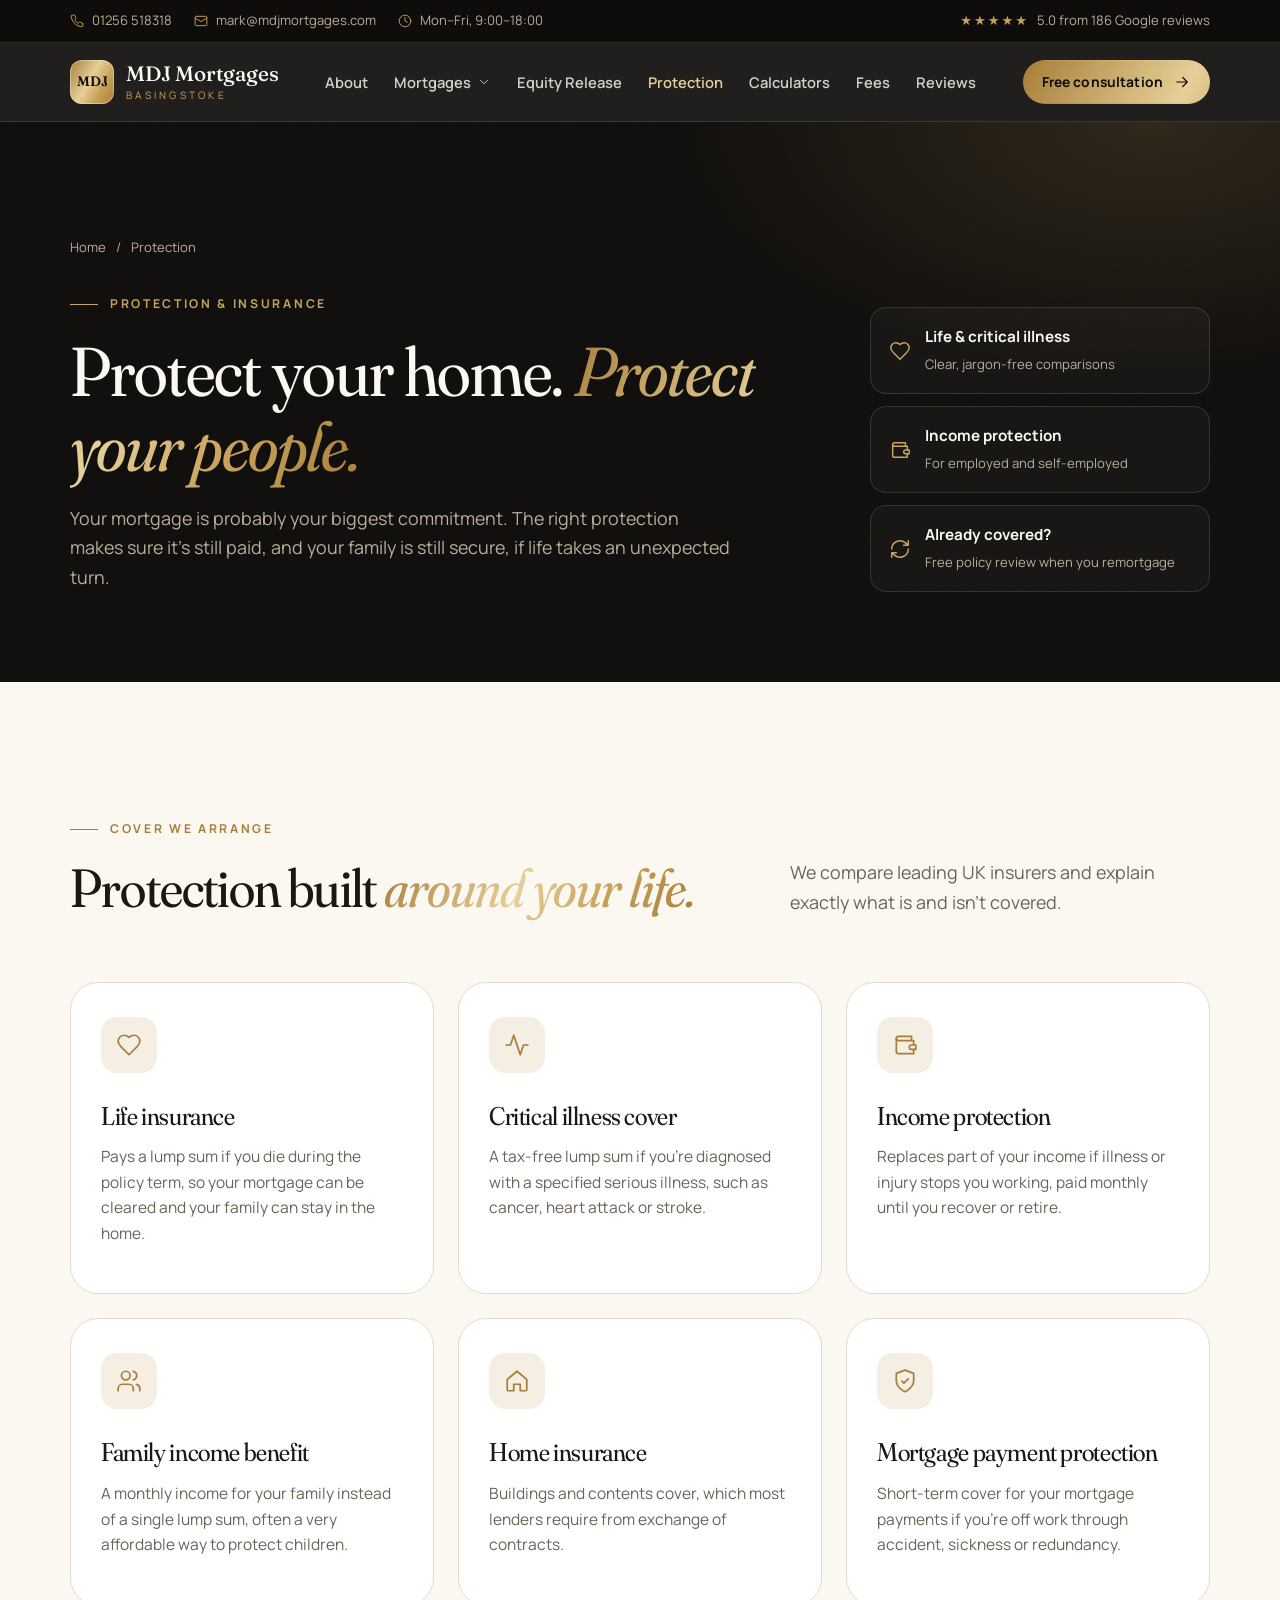
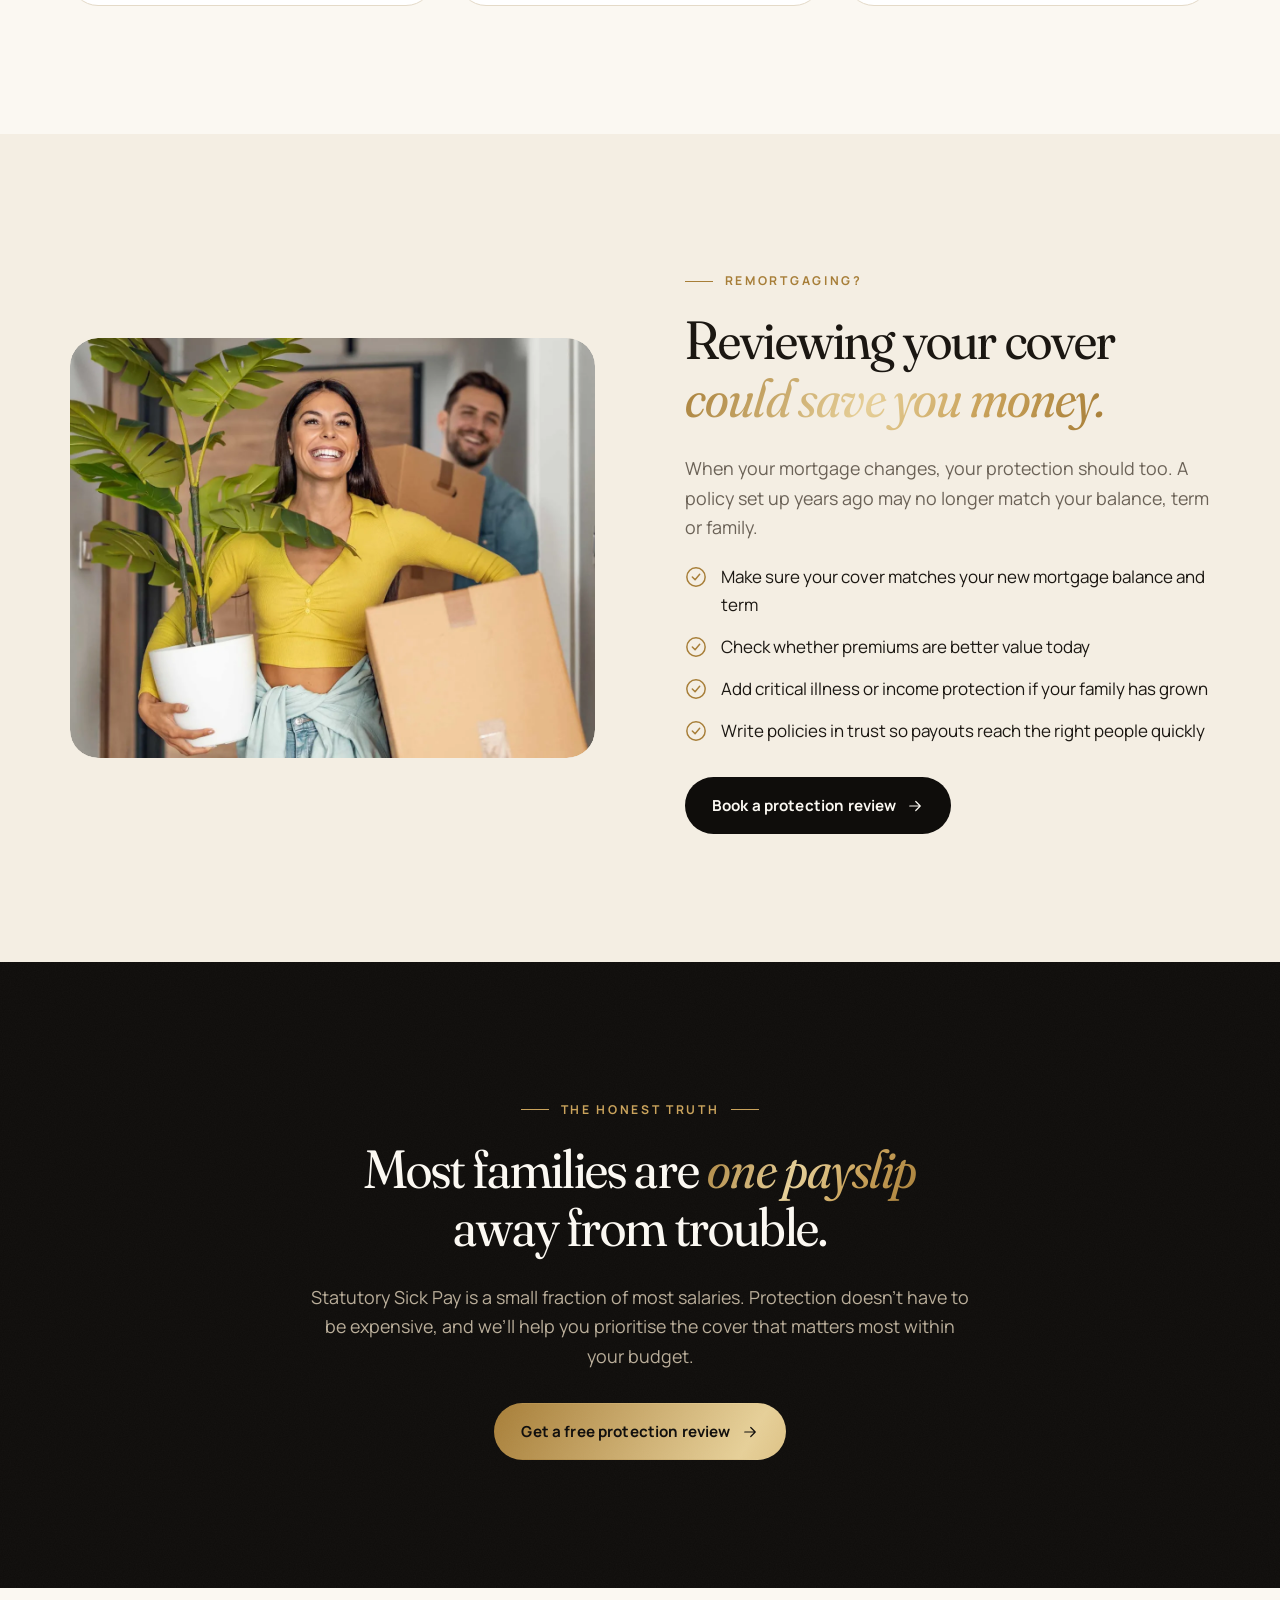
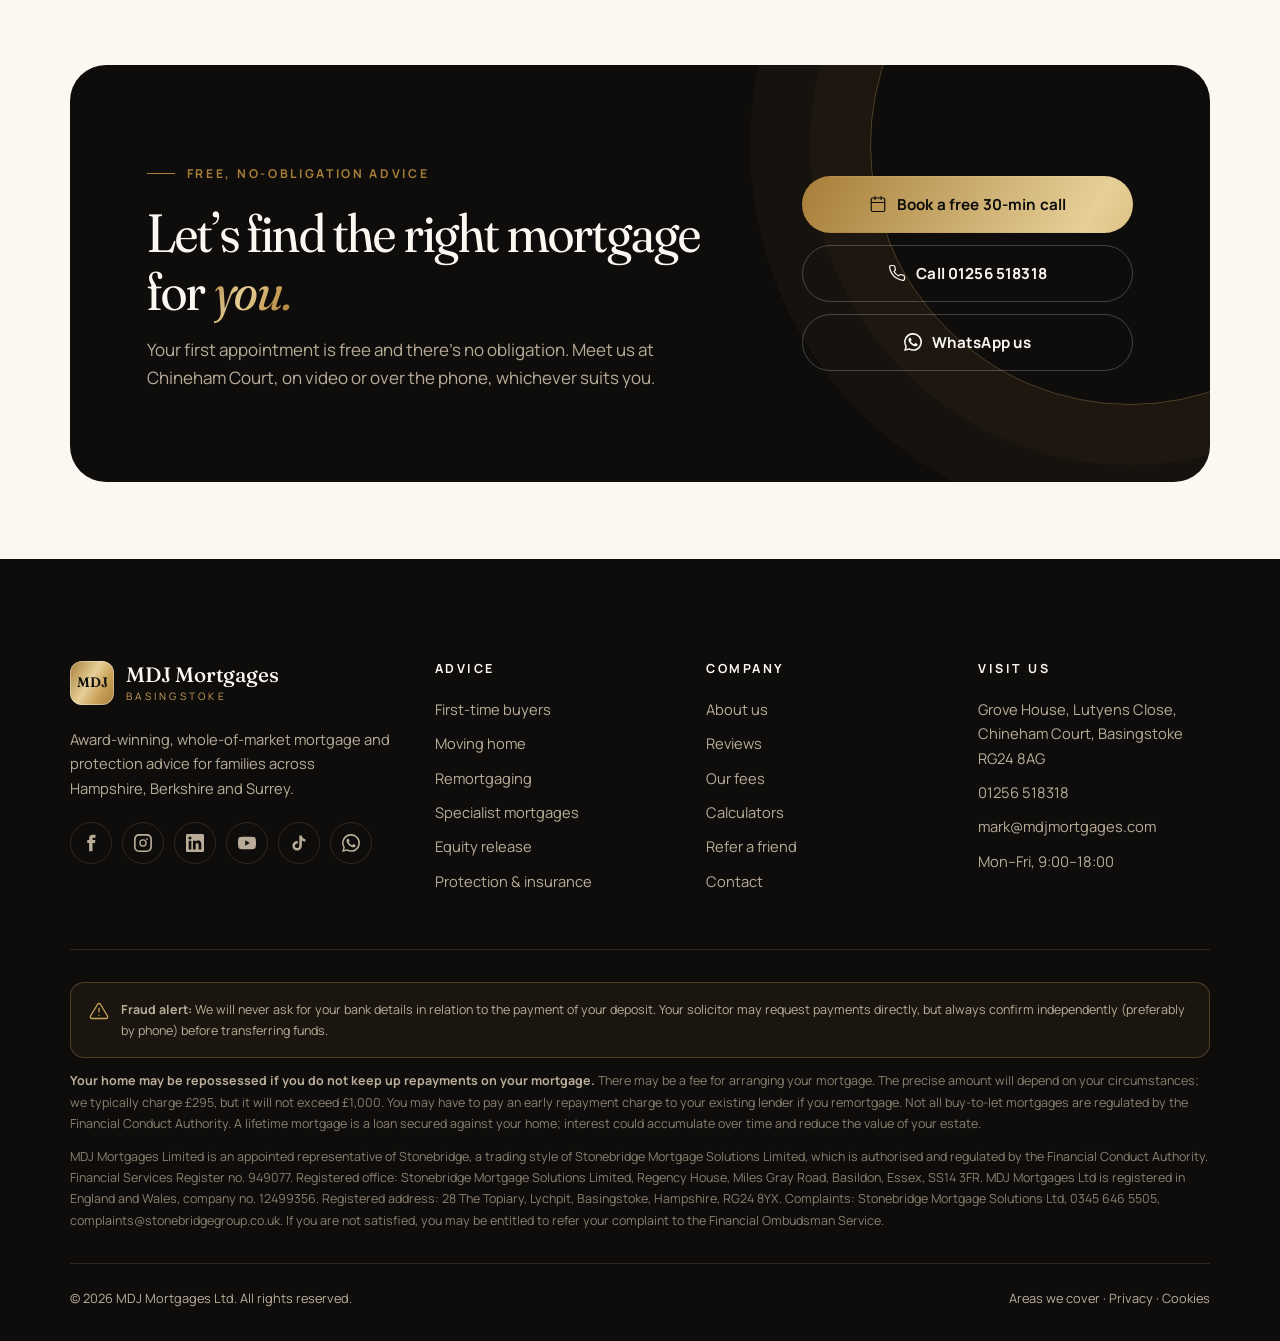
<file: protection.html>
<!doctype html>
<html lang="en-GB">
<head>
<meta charset="utf-8">
<meta name="viewport" content="width=device-width, initial-scale=1">
<title>Life Insurance & Mortgage Protection | MDJ Mortgages Basingstoke</title>
<meta name="description" content="Life insurance, critical illness cover, income protection and home insurance advice from MDJ Mortgages in Basingstoke.">
<link rel="canonical" href="https://www.mdjmortgages.com/protection.html">
<meta property="og:title" content="Life Insurance & Mortgage Protection | MDJ Mortgages Basingstoke">
<meta property="og:description" content="Life insurance, critical illness cover, income protection and home insurance advice from MDJ Mortgages in Basingstoke.">
<meta property="og:type" content="website">
<meta property="og:image" content="assets/img/mark.webp">
<meta name="theme-color" content="#0f0d0b">
<link rel="icon" href="data:image/svg+xml,%3Csvg xmlns='http://www.w3.org/2000/svg' viewBox='0 0 64 64'%3E%3Crect width='64' height='64' rx='16' fill='%23c9a25a'/%3E%3Ctext x='32' y='41' font-family='Georgia' font-size='22' text-anchor='middle' fill='%230f0d0b'%3EMDJ%3C/text%3E%3C/svg%3E">
<link rel="preconnect" href="https://fonts.googleapis.com">
<link rel="preconnect" href="https://fonts.gstatic.com" crossorigin>
<link href="https://fonts.googleapis.com/css2?family=Fraunces:ital,opsz,wght,SOFT@0,9..144,300..600,0..100;1,9..144,300..600,0..100&family=Manrope:wght@400;500;600;700;800&display=swap" rel="stylesheet">
<link rel="stylesheet" href="assets/css/styles.css?v=31893bf4d6">
<script type="application/ld+json">{"@context":"https://schema.org","@type":"FinancialService","name":"MDJ Mortgages Ltd","telephone":"+44 1256 518318","email":"mark@mdjmortgages.com","url":"https://www.mdjmortgages.com","address":{"@type":"PostalAddress","streetAddress":"Grove House, Lutyens Close, Chineham Court","addressLocality":"Basingstoke","postalCode":"RG24 8AG","addressCountry":"GB"},"openingHours":"Mo-Fr 09:00-18:00","areaServed":["Basingstoke","Hampshire","Berkshire","Surrey"],"aggregateRating":{"@type":"AggregateRating","ratingValue":"5.0","reviewCount":"186"}}</script>
</head>
<body>
<a class="skip-link" href="#main">Skip to content</a>
<div class="topbar"><div class="container">
  <div class="topbar-left">
    <a class="topbar-item" href="tel:+441256518318"><svg viewBox="0 0 24 24" fill="none" stroke="currentColor" stroke-width="1.6" stroke-linecap="round" stroke-linejoin="round" aria-hidden="true"><path d="M22 16.9v3a2 2 0 0 1-2.2 2 19.8 19.8 0 0 1-8.6-3.1 19.5 19.5 0 0 1-6-6A19.8 19.8 0 0 1 2.1 4.2 2 2 0 0 1 4.1 2h3a2 2 0 0 1 2 1.7c.1 1 .4 1.9.7 2.8a2 2 0 0 1-.5 2.1L8 9.9a16 16 0 0 0 6 6l1.3-1.3a2 2 0 0 1 2.1-.4c.9.3 1.8.6 2.8.7a2 2 0 0 1 1.7 2z"/></svg> 01256 518318</a>
    <a class="topbar-item hide-sm" href="mailto:mark@mdjmortgages.com"><svg viewBox="0 0 24 24" fill="none" stroke="currentColor" stroke-width="1.6" stroke-linecap="round" stroke-linejoin="round" aria-hidden="true"><rect x="2" y="4" width="20" height="16" rx="2"/><path d="m22 7-10 6L2 7"/></svg> mark@mdjmortgages.com</a>
    <span class="topbar-item hide-sm"><svg viewBox="0 0 24 24" fill="none" stroke="currentColor" stroke-width="1.6" stroke-linecap="round" stroke-linejoin="round" aria-hidden="true"><circle cx="12" cy="12" r="10"/><path d="M12 6v6l4 2"/></svg> Mon–Fri, 9:00–18:00</span>
  </div>
  <div class="topbar-right"><a class="topbar-item" href="reviews.html"><span class="stars" aria-label="5 out of 5 stars">★★★★★</span> 5.0 from 186 Google reviews</a></div>
</div></div>
<header class="header"><div class="container">
  <a class="logo" href="index.html" aria-label="MDJ Mortgages home"><span class="logo-mark">MDJ</span><span class="logo-text"><strong>MDJ Mortgages</strong><span>Basingstoke</span></span></a>
  <nav class="nav" aria-label="Main"><div class="nav-item"><a class="nav-link" href="about.html">About</a></div><div class="nav-item has-mega"><a class="nav-link" href="mortgages.html" aria-haspopup="true">Mortgages <svg viewBox="0 0 24 24" fill="none" stroke="currentColor" stroke-width="1.6" stroke-linecap="round" stroke-linejoin="round" aria-hidden="true"><path d="m6 9 6 6 6-6"/></svg></a>
<div class="mega"><div class="mega-links"><a class="mega-link" href="mortgages.html#first-time-buyers"><span class="mega-icon"><svg viewBox="0 0 24 24" fill="none" stroke="currentColor" stroke-width="1.6" stroke-linecap="round" stroke-linejoin="round" aria-hidden="true"><circle cx="7.5" cy="15.5" r="5.5"/><path d="m21 2-9.6 9.6M15.5 7.5l3 3L22 7l-3-3"/></svg></span><span class="mega-text"><strong>First-time buyers</strong><small>From deposit to keys</small></span></a><a class="mega-link" href="mortgages.html#moving-home"><span class="mega-icon"><svg viewBox="0 0 24 24" fill="none" stroke="currentColor" stroke-width="1.6" stroke-linecap="round" stroke-linejoin="round" aria-hidden="true"><path d="M10 17h4V5H2v12h3M20 17h2v-3.3a1 1 0 0 0-.2-.6L18.3 9a1 1 0 0 0-.8-.4H14"/><circle cx="7.5" cy="17.5" r="2.5"/><circle cx="17.5" cy="17.5" r="2.5"/></svg></span><span class="mega-text"><strong>Moving home</strong><small>Port, borrow more or start fresh</small></span></a><a class="mega-link" href="mortgages.html#remortgage"><span class="mega-icon"><svg viewBox="0 0 24 24" fill="none" stroke="currentColor" stroke-width="1.6" stroke-linecap="round" stroke-linejoin="round" aria-hidden="true"><path d="M3 12a9 9 0 0 1 15-6.7L21 8M21 3v5h-5M21 12a9 9 0 0 1-15 6.7L3 16M3 21v-5h5"/></svg></span><span class="mega-text"><strong>Remortgaging</strong><small>Never drift onto a costly SVR</small></span></a><a class="mega-link" href="specialist.html#self-employed"><span class="mega-icon"><svg viewBox="0 0 24 24" fill="none" stroke="currentColor" stroke-width="1.6" stroke-linecap="round" stroke-linejoin="round" aria-hidden="true"><rect x="2" y="7" width="20" height="14" rx="2"/><path d="M16 21V5a2 2 0 0 0-2-2h-4a2 2 0 0 0-2 2v16"/></svg></span><span class="mega-text"><strong>Self-employed</strong><small>Directors, contractors & more</small></span></a><a class="mega-link" href="specialist.html#later-life"><span class="mega-icon"><svg viewBox="0 0 24 24" fill="none" stroke="currentColor" stroke-width="1.6" stroke-linecap="round" stroke-linejoin="round" aria-hidden="true"><circle cx="12" cy="12" r="4"/><path d="M12 2v2M12 20v2M4.9 4.9l1.4 1.4M17.7 17.7l1.4 1.4M2 12h2M20 12h2M6.3 17.7l-1.4 1.4M19.1 4.9l-1.4 1.4"/></svg></span><span class="mega-text"><strong>Later life & retirement</strong><small>Borrowing into retirement</small></span></a><a class="mega-link" href="specialist.html"><span class="mega-icon"><svg viewBox="0 0 24 24" fill="none" stroke="currentColor" stroke-width="1.6" stroke-linecap="round" stroke-linejoin="round" aria-hidden="true"><path d="m12 2 10 5-10 5L2 7z"/><path d="m2 17 10 5 10-5M2 12l10 5 10-5"/></svg></span><span class="mega-text"><strong>All specialist lending</strong><small>Commercial, visas & more</small></span></a></div><div class="mega-feature"><div><span class="eyebrow">No obligation</span><h4>Not sure where to start?</h4><p>Book a 30-minute discovery call and we’ll map out your options, with no obligation.</p></div><a class="btn btn-gold btn-sm" href="https://calendly.com/mdjmortgages/free-30-minute-discovery-meeting-clone" target="_blank" rel="noopener">Book a call <svg viewBox="0 0 24 24" fill="none" stroke="currentColor" stroke-width="1.6" stroke-linecap="round" stroke-linejoin="round" aria-hidden="true"><path d="M5 12h14M13 6l6 6-6 6"/></svg></a></div></div></div><div class="nav-item"><a class="nav-link" href="equity-release.html">Equity Release</a></div><div class="nav-item"><a class="nav-link" href="protection.html" aria-current="page">Protection</a></div><div class="nav-item"><a class="nav-link" href="calculators.html">Calculators</a></div><div class="nav-item"><a class="nav-link" href="fees.html">Fees</a></div><div class="nav-item"><a class="nav-link" href="reviews.html">Reviews</a></div></nav>
  <div class="header-cta">
    <a class="header-phone" href="tel:+441256518318"><svg viewBox="0 0 24 24" fill="none" stroke="currentColor" stroke-width="1.6" stroke-linecap="round" stroke-linejoin="round" aria-hidden="true"><path d="M22 16.9v3a2 2 0 0 1-2.2 2 19.8 19.8 0 0 1-8.6-3.1 19.5 19.5 0 0 1-6-6A19.8 19.8 0 0 1 2.1 4.2 2 2 0 0 1 4.1 2h3a2 2 0 0 1 2 1.7c.1 1 .4 1.9.7 2.8a2 2 0 0 1-.5 2.1L8 9.9a16 16 0 0 0 6 6l1.3-1.3a2 2 0 0 1 2.1-.4c.9.3 1.8.6 2.8.7a2 2 0 0 1 1.7 2z"/></svg> 01256 518318</a>
    <a class="btn btn-gold btn-sm" href="contact.html">Free consultation <svg viewBox="0 0 24 24" fill="none" stroke="currentColor" stroke-width="1.6" stroke-linecap="round" stroke-linejoin="round" aria-hidden="true"><path d="M5 12h14M13 6l6 6-6 6"/></svg></a>
    <button class="burger" aria-label="Open menu" aria-controls="drawer"><svg viewBox="0 0 24 24" fill="none" stroke="currentColor" stroke-width="1.6" stroke-linecap="round" stroke-linejoin="round" aria-hidden="true"><path d="M4 7h16M4 12h16M4 17h10"/></svg></button>
  </div>
</div></header>
<div class="drawer" id="drawer" aria-label="Menu">
  <div class="drawer-backdrop"></div>
  <div class="drawer-panel" role="dialog" aria-modal="true" aria-label="Site menu">
    <div class="drawer-head"><a class="logo" href="index.html"><span class="logo-mark">MDJ</span><span class="logo-text"><strong>MDJ Mortgages</strong><span>Basingstoke</span></span></a><button class="burger drawer-close" style="display:grid" aria-label="Close menu"><svg viewBox="0 0 24 24" fill="none" stroke="currentColor" stroke-width="1.6" stroke-linecap="round" stroke-linejoin="round" aria-hidden="true"><path d="M18 6 6 18M6 6l12 12"/></svg></button></div>
    <nav class="drawer-nav"><a href="index.html">Home <svg viewBox="0 0 24 24" fill="none" stroke="currentColor" stroke-width="1.6" stroke-linecap="round" stroke-linejoin="round" aria-hidden="true"><path d="M5 12h14M13 6l6 6-6 6"/></svg></a><a href="about.html">About <svg viewBox="0 0 24 24" fill="none" stroke="currentColor" stroke-width="1.6" stroke-linecap="round" stroke-linejoin="round" aria-hidden="true"><path d="M5 12h14M13 6l6 6-6 6"/></svg></a><a href="mortgages.html">Mortgages <svg viewBox="0 0 24 24" fill="none" stroke="currentColor" stroke-width="1.6" stroke-linecap="round" stroke-linejoin="round" aria-hidden="true"><path d="M5 12h14M13 6l6 6-6 6"/></svg></a><a class="sub" href="mortgages.html#first-time-buyers">First-time buyers</a><a class="sub" href="mortgages.html#moving-home">Moving home</a><a class="sub" href="mortgages.html#remortgage">Remortgaging</a><a class="sub" href="specialist.html#self-employed">Self-employed</a><a class="sub" href="specialist.html#later-life">Later life & retirement</a><a class="sub" href="specialist.html">All specialist lending</a><a href="equity-release.html">Equity Release <svg viewBox="0 0 24 24" fill="none" stroke="currentColor" stroke-width="1.6" stroke-linecap="round" stroke-linejoin="round" aria-hidden="true"><path d="M5 12h14M13 6l6 6-6 6"/></svg></a><a href="protection.html">Protection <svg viewBox="0 0 24 24" fill="none" stroke="currentColor" stroke-width="1.6" stroke-linecap="round" stroke-linejoin="round" aria-hidden="true"><path d="M5 12h14M13 6l6 6-6 6"/></svg></a><a href="calculators.html">Calculators <svg viewBox="0 0 24 24" fill="none" stroke="currentColor" stroke-width="1.6" stroke-linecap="round" stroke-linejoin="round" aria-hidden="true"><path d="M5 12h14M13 6l6 6-6 6"/></svg></a><a href="fees.html">Fees <svg viewBox="0 0 24 24" fill="none" stroke="currentColor" stroke-width="1.6" stroke-linecap="round" stroke-linejoin="round" aria-hidden="true"><path d="M5 12h14M13 6l6 6-6 6"/></svg></a><a href="reviews.html">Reviews <svg viewBox="0 0 24 24" fill="none" stroke="currentColor" stroke-width="1.6" stroke-linecap="round" stroke-linejoin="round" aria-hidden="true"><path d="M5 12h14M13 6l6 6-6 6"/></svg></a><a href="areas.html">Areas we cover <svg viewBox="0 0 24 24" fill="none" stroke="currentColor" stroke-width="1.6" stroke-linecap="round" stroke-linejoin="round" aria-hidden="true"><path d="M5 12h14M13 6l6 6-6 6"/></svg></a><a href="contact.html">Contact <svg viewBox="0 0 24 24" fill="none" stroke="currentColor" stroke-width="1.6" stroke-linecap="round" stroke-linejoin="round" aria-hidden="true"><path d="M5 12h14M13 6l6 6-6 6"/></svg></a></nav>
    <div class="drawer-foot">
      <a class="btn btn-gold btn-block" href="https://calendly.com/mdjmortgages/free-30-minute-discovery-meeting-clone" target="_blank" rel="noopener">Book a free call <svg viewBox="0 0 24 24" fill="none" stroke="currentColor" stroke-width="1.6" stroke-linecap="round" stroke-linejoin="round" aria-hidden="true"><path d="M5 12h14M13 6l6 6-6 6"/></svg></a>
      <a class="btn btn-ghost btn-block" style="color:var(--paper);border-color:rgba(255,255,255,.2)" href="tel:+441256518318"><svg viewBox="0 0 24 24" fill="none" stroke="currentColor" stroke-width="1.6" stroke-linecap="round" stroke-linejoin="round" aria-hidden="true"><path d="M22 16.9v3a2 2 0 0 1-2.2 2 19.8 19.8 0 0 1-8.6-3.1 19.5 19.5 0 0 1-6-6A19.8 19.8 0 0 1 2.1 4.2 2 2 0 0 1 4.1 2h3a2 2 0 0 1 2 1.7c.1 1 .4 1.9.7 2.8a2 2 0 0 1-.5 2.1L8 9.9a16 16 0 0 0 6 6l1.3-1.3a2 2 0 0 1 2.1-.4c.9.3 1.8.6 2.8.7a2 2 0 0 1 1.7 2z"/></svg> 01256 518318</a>
    </div>
  </div>
</div>
<main id="main">

<section class="page-hero dark grain"><div class="container">
  <div>
    <nav class="breadcrumb" aria-label="Breadcrumb"><a href="index.html">Home</a><span aria-hidden="true">/</span><span>Protection</span></nav>
    <span class="eyebrow">Protection & insurance</span>
    <h1 class="reveal">Protect your home. <em class='gold'>Protect your people.</em></h1>
    <p class="lead reveal reveal-d1">Your mortgage is probably your biggest commitment. The right protection makes sure it’s still paid, and your family is still secure, if life takes an unexpected turn.</p>
  </div>
  <div class="page-hero-aside"><div class="hero-chip reveal reveal-d1"><svg viewBox="0 0 24 24" fill="none" stroke="currentColor" stroke-width="1.6" stroke-linecap="round" stroke-linejoin="round" aria-hidden="true"><path d="M19 14c1.5-1.5 3-3.2 3-5.5A5.5 5.5 0 0 0 16.5 3c-1.8 0-3 .5-4.5 2-1.5-1.5-2.7-2-4.5-2A5.5 5.5 0 0 0 2 8.5c0 2.3 1.5 4 3 5.5l7 7Z"/></svg><div><strong>Life & critical illness</strong><span>Clear, jargon-free comparisons</span></div></div><div class="hero-chip reveal reveal-d2"><svg viewBox="0 0 24 24" fill="none" stroke="currentColor" stroke-width="1.6" stroke-linecap="round" stroke-linejoin="round" aria-hidden="true"><path d="M20 12V8H6a2 2 0 0 1 0-4h12v4"/><path d="M4 6v12a2 2 0 0 0 2 2h14v-4"/><path d="M18 12a2 2 0 0 0 0 4h4v-4z"/></svg><div><strong>Income protection</strong><span>For employed and self-employed</span></div></div><div class="hero-chip reveal reveal-d3"><svg viewBox="0 0 24 24" fill="none" stroke="currentColor" stroke-width="1.6" stroke-linecap="round" stroke-linejoin="round" aria-hidden="true"><path d="M3 12a9 9 0 0 1 15-6.7L21 8M21 3v5h-5M21 12a9 9 0 0 1-15 6.7L3 16M3 21v-5h5"/></svg><div><strong>Already covered?</strong><span>Free policy review when you remortgage</span></div></div></div>
</div></section>
<section class="section"><div class="container">
  <div class="section-head"><div><span class="eyebrow">Cover we arrange</span><h2 class="reveal">Protection built <em class="gold">around your life.</em></h2></div>
  <p class="lead" style="max-width:420px;margin:0">We compare leading UK insurers and explain exactly what is and isn’t covered.</p></div>
  <div class="grid grid-3"><div class="service-card reveal reveal-d1" style="min-height:250px"><div class="card-icon"><svg viewBox="0 0 24 24" fill="none" stroke="currentColor" stroke-width="1.6" stroke-linecap="round" stroke-linejoin="round" aria-hidden="true"><path d="M19 14c1.5-1.5 3-3.2 3-5.5A5.5 5.5 0 0 0 16.5 3c-1.8 0-3 .5-4.5 2-1.5-1.5-2.7-2-4.5-2A5.5 5.5 0 0 0 2 8.5c0 2.3 1.5 4 3 5.5l7 7Z"/></svg></div><h3>Life insurance</h3><p>Pays a lump sum if you die during the policy term, so your mortgage can be cleared and your family can stay in the home.</p></div><div class="service-card reveal reveal-d2" style="min-height:250px"><div class="card-icon"><svg viewBox="0 0 24 24" fill="none" stroke="currentColor" stroke-width="1.6" stroke-linecap="round" stroke-linejoin="round" aria-hidden="true"><path d="M22 12h-4l-3 9L9 3l-3 9H2"/></svg></div><h3>Critical illness cover</h3><p>A tax-free lump sum if you’re diagnosed with a specified serious illness, such as cancer, heart attack or stroke.</p></div><div class="service-card reveal reveal-d3" style="min-height:250px"><div class="card-icon"><svg viewBox="0 0 24 24" fill="none" stroke="currentColor" stroke-width="1.6" stroke-linecap="round" stroke-linejoin="round" aria-hidden="true"><path d="M20 12V8H6a2 2 0 0 1 0-4h12v4"/><path d="M4 6v12a2 2 0 0 0 2 2h14v-4"/><path d="M18 12a2 2 0 0 0 0 4h4v-4z"/></svg></div><h3>Income protection</h3><p>Replaces part of your income if illness or injury stops you working, paid monthly until you recover or retire.</p></div><div class="service-card reveal reveal-d1" style="min-height:250px"><div class="card-icon"><svg viewBox="0 0 24 24" fill="none" stroke="currentColor" stroke-width="1.6" stroke-linecap="round" stroke-linejoin="round" aria-hidden="true"><path d="M16 21v-2a4 4 0 0 0-4-4H6a4 4 0 0 0-4 4v2"/><circle cx="9" cy="7" r="4"/><path d="M22 21v-2a4 4 0 0 0-3-3.9M16 3.1a4 4 0 0 1 0 7.8"/></svg></div><h3>Family income benefit</h3><p>A monthly income for your family instead of a single lump sum, often a very affordable way to protect children.</p></div><div class="service-card reveal reveal-d2" style="min-height:250px"><div class="card-icon"><svg viewBox="0 0 24 24" fill="none" stroke="currentColor" stroke-width="1.6" stroke-linecap="round" stroke-linejoin="round" aria-hidden="true"><path d="M3 10.5 12 3l9 7.5V20a1 1 0 0 1-1 1h-5v-6H9v6H4a1 1 0 0 1-1-1z"/></svg></div><h3>Home insurance</h3><p>Buildings and contents cover, which most lenders require from exchange of contracts.</p></div><div class="service-card reveal reveal-d3" style="min-height:250px"><div class="card-icon"><svg viewBox="0 0 24 24" fill="none" stroke="currentColor" stroke-width="1.6" stroke-linecap="round" stroke-linejoin="round" aria-hidden="true"><path d="M12 22s8-4 8-10V5l-8-3-8 3v7c0 6 8 10 8 10z"/><path d="m9 12 2 2 4-4"/></svg></div><h3>Mortgage payment protection</h3><p>Short-term cover for your mortgage payments if you’re off work through accident, sickness or redundancy.</p></div></div>
</div></section>
<section class="section ivory"><div class="container split">
  <div class="media-wrap reveal"><div class="media"><img src="assets/img/moving-home.webp" alt="Couple moving into a new home" loading="lazy" width="1200" height="960"></div></div>
  <div class="reveal reveal-d1">
    <span class="eyebrow">Remortgaging?</span>
    <h2>Reviewing your cover <em class="gold">could save you money.</em></h2>
    <p class="lead">When your mortgage changes, your protection should too. A policy set up years ago may no longer match your balance, term or family.</p>
    <ul class="checklist"><li><svg viewBox="0 0 24 24" fill="none" stroke="currentColor" stroke-width="1.6" stroke-linecap="round" stroke-linejoin="round" aria-hidden="true"><circle cx="12" cy="12" r="10"/><path d="m8 12 3 3 5-6"/></svg><span>Make sure your cover matches your new mortgage balance and term</span></li><li><svg viewBox="0 0 24 24" fill="none" stroke="currentColor" stroke-width="1.6" stroke-linecap="round" stroke-linejoin="round" aria-hidden="true"><circle cx="12" cy="12" r="10"/><path d="m8 12 3 3 5-6"/></svg><span>Check whether premiums are better value today</span></li><li><svg viewBox="0 0 24 24" fill="none" stroke="currentColor" stroke-width="1.6" stroke-linecap="round" stroke-linejoin="round" aria-hidden="true"><circle cx="12" cy="12" r="10"/><path d="m8 12 3 3 5-6"/></svg><span>Add critical illness or income protection if your family has grown</span></li><li><svg viewBox="0 0 24 24" fill="none" stroke="currentColor" stroke-width="1.6" stroke-linecap="round" stroke-linejoin="round" aria-hidden="true"><circle cx="12" cy="12" r="10"/><path d="m8 12 3 3 5-6"/></svg><span>Write policies in trust so payouts reach the right people quickly</span></li></ul>
    <a class="btn" href="contact.html">Book a protection review <svg viewBox="0 0 24 24" fill="none" stroke="currentColor" stroke-width="1.6" stroke-linecap="round" stroke-linejoin="round" aria-hidden="true"><path d="M5 12h14M13 6l6 6-6 6"/></svg></a>
  </div>
</div></section>
<section class="section dark grain"><div class="container center">
  <span class="eyebrow">The honest truth</span>
  <h2 class="reveal" style="max-width:20ch;margin-inline:auto">Most families are <em class="gold">one payslip</em> away from trouble.</h2>
  <p class="lead reveal reveal-d1">Statutory Sick Pay is a small fraction of most salaries. Protection doesn’t have to be expensive, and we’ll help you prioritise the cover that matters most within your budget.</p>
  <a class="btn btn-gold reveal reveal-d2" href="https://calendly.com/mdjmortgages/free-30-minute-discovery-meeting-clone" target="_blank" rel="noopener" style="margin-top:12px">Get a free protection review <svg viewBox="0 0 24 24" fill="none" stroke="currentColor" stroke-width="1.6" stroke-linecap="round" stroke-linejoin="round" aria-hidden="true"><path d="M5 12h14M13 6l6 6-6 6"/></svg></a>
</div></section>
<section class="section-sm"><div class="container">
  <div class="cta-band reveal">
    <div><span class="eyebrow">Free, no-obligation advice</span><h2>Let’s find the right mortgage for <em class='gold'>you.</em></h2><p>Your first appointment is free and there’s no obligation. Meet us at Chineham Court, on video or over the phone, whichever suits you.</p></div>
    <div class="cta-actions">
      <a class="btn btn-gold" href="https://calendly.com/mdjmortgages/free-30-minute-discovery-meeting-clone" target="_blank" rel="noopener"><svg viewBox="0 0 24 24" fill="none" stroke="currentColor" stroke-width="1.6" stroke-linecap="round" stroke-linejoin="round" aria-hidden="true"><rect x="3" y="4" width="18" height="18" rx="2"/><path d="M16 2v4M8 2v4M3 10h18"/></svg> Book a free 30-min call</a>
      <a class="btn btn-ghost" style="color:var(--paper);border-color:rgba(255,255,255,.22)" href="tel:+441256518318"><svg viewBox="0 0 24 24" fill="none" stroke="currentColor" stroke-width="1.6" stroke-linecap="round" stroke-linejoin="round" aria-hidden="true"><path d="M22 16.9v3a2 2 0 0 1-2.2 2 19.8 19.8 0 0 1-8.6-3.1 19.5 19.5 0 0 1-6-6A19.8 19.8 0 0 1 2.1 4.2 2 2 0 0 1 4.1 2h3a2 2 0 0 1 2 1.7c.1 1 .4 1.9.7 2.8a2 2 0 0 1-.5 2.1L8 9.9a16 16 0 0 0 6 6l1.3-1.3a2 2 0 0 1 2.1-.4c.9.3 1.8.6 2.8.7a2 2 0 0 1 1.7 2z"/></svg> Call 01256 518318</a>
      <a class="btn btn-ghost" style="color:var(--paper);border-color:rgba(255,255,255,.22)" href="https://wa.me/447798819741" target="_blank" rel="noopener"><svg viewBox="0 0 24 24" fill="currentColor" aria-hidden="true"><path d="M17.5 14.4c-.3-.1-1.8-.9-2-1-.3-.1-.5-.1-.7.1-.2.3-.8 1-.9 1.2-.2.2-.3.2-.6.1-.3-.1-1.3-.5-2.4-1.5-.9-.8-1.5-1.8-1.7-2.1-.2-.3 0-.5.1-.6l.4-.5.3-.5c.1-.2 0-.4 0-.5l-.9-2.2c-.2-.6-.5-.5-.7-.5h-.6c-.2 0-.5.1-.8.4-.3.3-1 1-1 2.5s1.1 2.9 1.2 3.1c.1.2 2.1 3.2 5.1 4.5.7.3 1.3.5 1.7.6.7.2 1.4.2 1.9.1.6-.1 1.8-.7 2-1.4.2-.7.2-1.3.2-1.4-.1-.1-.3-.2-.6-.3zM12 21.8c-1.8 0-3.5-.5-5-1.4l-.4-.2-3.7 1 1-3.6-.2-.4A9.8 9.8 0 0 1 12 2.2a9.8 9.8 0 0 1 9.8 9.8c0 5.4-4.4 9.8-9.8 9.8zm8.4-18.2A11.8 11.8 0 0 0 1.8 17.9L.1 24l6.3-1.7A11.8 11.8 0 0 0 24 12c0-3.2-1.2-6.1-3.5-8.4z"/></svg> WhatsApp us</a>
    </div>
  </div>
</div></section>

</main>
<footer class="footer"><div class="container">
  <div class="footer-top">
    <div class="footer-brand">
      <a class="logo" href="index.html"><span class="logo-mark">MDJ</span><span class="logo-text"><strong style="color:var(--paper)">MDJ Mortgages</strong><span>Basingstoke</span></span></a>
      <p>Award-winning, whole-of-market mortgage and protection advice for families across Hampshire, Berkshire and Surrey.</p>
      <div class="socials">
        <a href="https://www.facebook.com/" aria-label="Facebook" target="_blank" rel="noopener"><svg viewBox="0 0 24 24" fill="currentColor" aria-hidden="true"><path d="M14 8V6c0-.9.6-1 1-1h3V1h-4c-3.5 0-4.5 2.6-4.5 4.6V8H7v4h2.5v11H14V12h3.3l.5-4z"/></svg></a>
        <a href="https://www.instagram.com/" aria-label="Instagram" target="_blank" rel="noopener"><svg viewBox="0 0 24 24" fill="currentColor" aria-hidden="true"><path d="M12 7a5 5 0 1 0 0 10 5 5 0 0 0 0-10zm0 8.2a3.2 3.2 0 1 1 0-6.4 3.2 3.2 0 0 1 0 6.4zM17.3 5.5a1.2 1.2 0 1 0 0 2.4 1.2 1.2 0 0 0 0-2.4zM23.9 7c-.1-1.9-.5-3.6-1.9-5S18.9.2 17 .1C15.1 0 8.9 0 7 .1 5.1.2 3.4.6 2 2S.2 5.1.1 7C0 8.9 0 15.1.1 17c.1 1.9.5 3.6 1.9 5s3.1 1.8 5 1.9c1.9.1 8.1.1 10 0 1.9-.1 3.6-.5 5-1.9s1.8-3.1 1.9-5c.1-1.9.1-8.1 0-10zm-2.6 12.2a4.1 4.1 0 0 1-2.3 2.3c-1.6.6-5.4.5-7 .5s-5.4.1-7-.5a4.1 4.1 0 0 1-2.3-2.3c-.6-1.6-.5-5.4-.5-7.2s-.1-5.4.5-7a4.1 4.1 0 0 1 2.3-2.3c1.6-.6 5.4-.5 7-.5s5.4-.1 7 .5a4.1 4.1 0 0 1 2.3 2.3c.6 1.6.5 5.4.5 7s.1 5.6-.5 7.2z"/></svg></a>
        <a href="https://www.linkedin.com/" aria-label="LinkedIn" target="_blank" rel="noopener"><svg viewBox="0 0 24 24" fill="currentColor" aria-hidden="true"><path d="M20.4 20.5h-3.6v-5.6c0-1.3 0-3-1.8-3s-2.1 1.4-2.1 2.9v5.7H9.3V9h3.4v1.6c.5-.9 1.6-1.8 3.4-1.8 3.6 0 4.3 2.4 4.3 5.5v6.2zM5.3 7.4a2.1 2.1 0 1 1 0-4.2 2.1 2.1 0 0 1 0 4.2zm1.8 13.1H3.6V9h3.5v11.5zM22.2 0H1.8C.8 0 0 .8 0 1.7v20.6c0 .9.8 1.7 1.8 1.7h20.4c1 0 1.8-.8 1.8-1.7V1.7C24 .8 23.2 0 22.2 0z"/></svg></a>
        <a href="https://www.youtube.com/" aria-label="YouTube" target="_blank" rel="noopener"><svg viewBox="0 0 24 24" fill="currentColor" aria-hidden="true"><path d="M23.5 6.2a3 3 0 0 0-2.1-2.1C19.5 3.6 12 3.6 12 3.6s-7.5 0-9.4.5A3 3 0 0 0 .5 6.2 31.6 31.6 0 0 0 0 12a31.6 31.6 0 0 0 .5 5.8 3 3 0 0 0 2.1 2.1c1.9.5 9.4.5 9.4.5s7.5 0 9.4-.5a3 3 0 0 0 2.1-2.1A31.6 31.6 0 0 0 24 12a31.6 31.6 0 0 0-.5-5.8zM9.6 15.6V8.4l6.2 3.6-6.2 3.6z"/></svg></a>
        <a href="https://www.tiktok.com/" aria-label="TikTok" target="_blank" rel="noopener"><svg viewBox="0 0 24 24" fill="currentColor" aria-hidden="true"><path d="M19.6 6.7a4.8 4.8 0 0 1-3.8-4.2V2h-3.4v13.7a2.9 2.9 0 1 1-2-2.7V9.5a6.3 6.3 0 1 0 5.4 6.2V8.8a8.2 8.2 0 0 0 4.8 1.5V6.9l-1-.2z"/></svg></a>
        <a href="https://wa.me/447798819741" aria-label="WhatsApp" target="_blank" rel="noopener"><svg viewBox="0 0 24 24" fill="currentColor" aria-hidden="true"><path d="M17.5 14.4c-.3-.1-1.8-.9-2-1-.3-.1-.5-.1-.7.1-.2.3-.8 1-.9 1.2-.2.2-.3.2-.6.1-.3-.1-1.3-.5-2.4-1.5-.9-.8-1.5-1.8-1.7-2.1-.2-.3 0-.5.1-.6l.4-.5.3-.5c.1-.2 0-.4 0-.5l-.9-2.2c-.2-.6-.5-.5-.7-.5h-.6c-.2 0-.5.1-.8.4-.3.3-1 1-1 2.5s1.1 2.9 1.2 3.1c.1.2 2.1 3.2 5.1 4.5.7.3 1.3.5 1.7.6.7.2 1.4.2 1.9.1.6-.1 1.8-.7 2-1.4.2-.7.2-1.3.2-1.4-.1-.1-.3-.2-.6-.3zM12 21.8c-1.8 0-3.5-.5-5-1.4l-.4-.2-3.7 1 1-3.6-.2-.4A9.8 9.8 0 0 1 12 2.2a9.8 9.8 0 0 1 9.8 9.8c0 5.4-4.4 9.8-9.8 9.8zm8.4-18.2A11.8 11.8 0 0 0 1.8 17.9L.1 24l6.3-1.7A11.8 11.8 0 0 0 24 12c0-3.2-1.2-6.1-3.5-8.4z"/></svg></a>
      </div>
    </div>
    <div><h4>Advice</h4><ul>
      <li><a href="mortgages.html#first-time-buyers">First-time buyers</a></li>
      <li><a href="mortgages.html#moving-home">Moving home</a></li>
      <li><a href="mortgages.html#remortgage">Remortgaging</a></li>
      <li><a href="specialist.html">Specialist mortgages</a></li>
      <li><a href="equity-release.html">Equity release</a></li>
      <li><a href="protection.html">Protection & insurance</a></li>
    </ul></div>
    <div><h4>Company</h4><ul>
      <li><a href="about.html">About us</a></li>
      <li><a href="reviews.html">Reviews</a></li>
      <li><a href="fees.html">Our fees</a></li>
      <li><a href="calculators.html">Calculators</a></li>
      <li><a href="reviews.html#refer">Refer a friend</a></li>
      <li><a href="contact.html">Contact</a></li>
    </ul></div>
    <div><h4>Visit us</h4><ul>
      <li>Grove House, Lutyens Close,<br>Chineham Court, Basingstoke<br>RG24 8AG</li>
      <li><a href="tel:+441256518318">01256 518318</a></li>
      <li><a href="mailto:mark@mdjmortgages.com">mark@mdjmortgages.com</a></li>
      <li>Mon–Fri, 9:00–18:00</li>
    </ul></div>
  </div>
  <div class="footer-legal">
    <div class="fraud"><svg viewBox="0 0 24 24" fill="none" stroke="currentColor" stroke-width="1.6" stroke-linecap="round" stroke-linejoin="round" aria-hidden="true"><path d="M10.3 3.9 1.8 18a2 2 0 0 0 1.7 3h17a2 2 0 0 0 1.7-3L13.7 3.9a2 2 0 0 0-3.4 0zM12 9v4M12 17h.01"/></svg><div><strong>Fraud alert:</strong> We will never ask for your bank details in relation to the payment of your deposit. Your solicitor may request payments directly, but always confirm independently (preferably by phone) before transferring funds.</div></div>
    <p style="margin:0"><strong>Your home may be repossessed if you do not keep up repayments on your mortgage.</strong> There may be a fee for arranging your mortgage. The precise amount will depend on your circumstances; we typically charge £295, but it will not exceed £1,000. You may have to pay an early repayment charge to your existing lender if you remortgage. Not all buy-to-let mortgages are regulated by the Financial Conduct Authority. A lifetime mortgage is a loan secured against your home; interest could accumulate over time and reduce the value of your estate.</p>
    <p style="margin:0">MDJ Mortgages Limited is an appointed representative of Stonebridge, a trading style of Stonebridge Mortgage Solutions Limited, which is authorised and regulated by the Financial Conduct Authority. Financial Services Register no. 949077. Registered office: Stonebridge Mortgage Solutions Limited, Regency House, Miles Gray Road, Basildon, Essex, SS14 3FR. MDJ Mortgages Ltd is registered in England and Wales, company no. 12499356. Registered address: 28 The Topiary, Lychpit, Basingstoke, Hampshire, RG24 8YX. Complaints: Stonebridge Mortgage Solutions Ltd, 0345 646 5505, complaints@stonebridgegroup.co.uk. If you are not satisfied, you may be entitled to refer your complaint to the Financial Ombudsman Service.</p>
  </div>
  <div class="footer-bottom"><span>© <span data-year>2026</span> MDJ Mortgages Ltd. All rights reserved.</span><span><a href="areas.html">Areas we cover</a> · <a href="contact.html">Privacy</a> · <a href="contact.html">Cookies</a></span></div>
</div></footer>
<div class="fab">
  <a class="top" href="#main" aria-label="Back to top"><svg viewBox="0 0 24 24" fill="none" stroke="currentColor" stroke-width="1.6" stroke-linecap="round" stroke-linejoin="round" aria-hidden="true"><path d="M12 19V5M6 11l6-6 6 6"/></svg></a>
  <a class="wa" href="https://wa.me/447798819741" target="_blank" rel="noopener" aria-label="Chat on WhatsApp"><svg viewBox="0 0 24 24" fill="currentColor" aria-hidden="true"><path d="M17.5 14.4c-.3-.1-1.8-.9-2-1-.3-.1-.5-.1-.7.1-.2.3-.8 1-.9 1.2-.2.2-.3.2-.6.1-.3-.1-1.3-.5-2.4-1.5-.9-.8-1.5-1.8-1.7-2.1-.2-.3 0-.5.1-.6l.4-.5.3-.5c.1-.2 0-.4 0-.5l-.9-2.2c-.2-.6-.5-.5-.7-.5h-.6c-.2 0-.5.1-.8.4-.3.3-1 1-1 2.5s1.1 2.9 1.2 3.1c.1.2 2.1 3.2 5.1 4.5.7.3 1.3.5 1.7.6.7.2 1.4.2 1.9.1.6-.1 1.8-.7 2-1.4.2-.7.2-1.3.2-1.4-.1-.1-.3-.2-.6-.3zM12 21.8c-1.8 0-3.5-.5-5-1.4l-.4-.2-3.7 1 1-3.6-.2-.4A9.8 9.8 0 0 1 12 2.2a9.8 9.8 0 0 1 9.8 9.8c0 5.4-4.4 9.8-9.8 9.8zm8.4-18.2A11.8 11.8 0 0 0 1.8 17.9L.1 24l6.3-1.7A11.8 11.8 0 0 0 24 12c0-3.2-1.2-6.1-3.5-8.4z"/></svg></a>
</div>
<script src="assets/js/main.js?v=a1cfa3d453" defer></script>
</body>
</html>
</file>
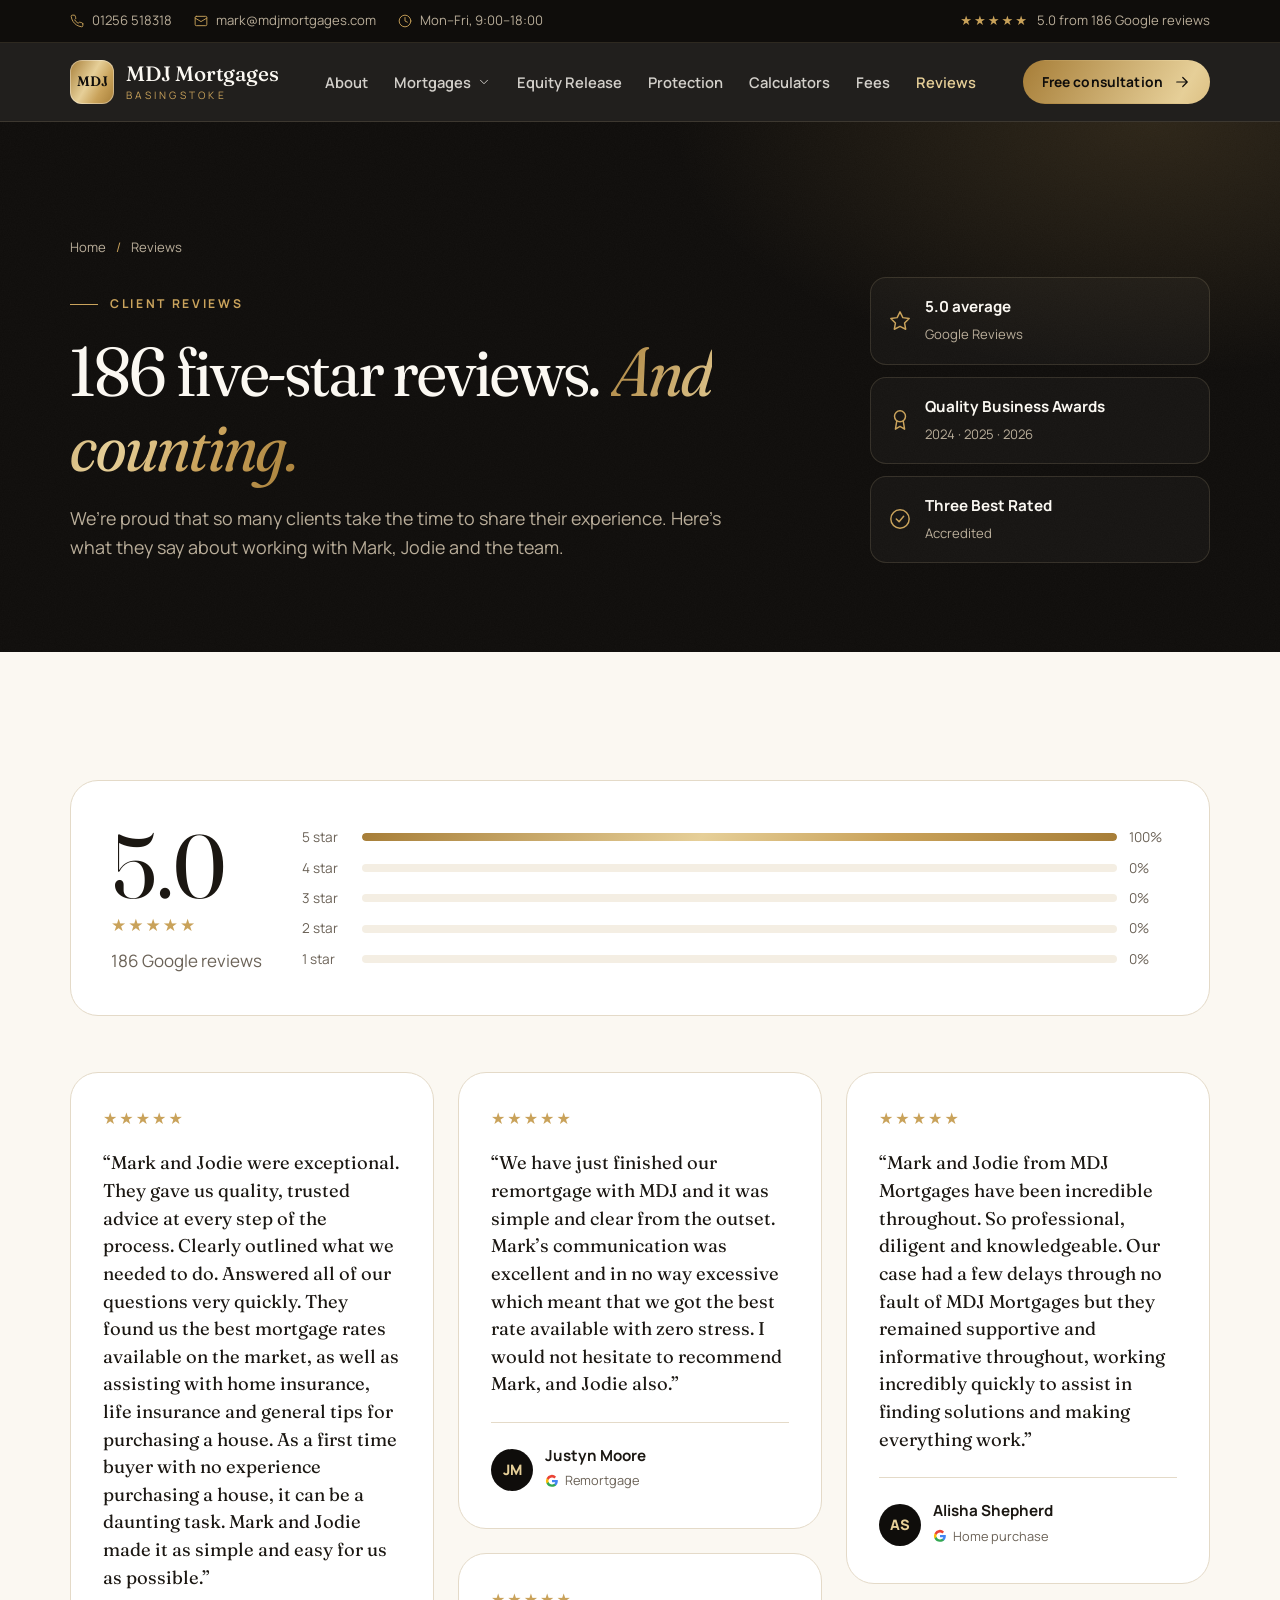
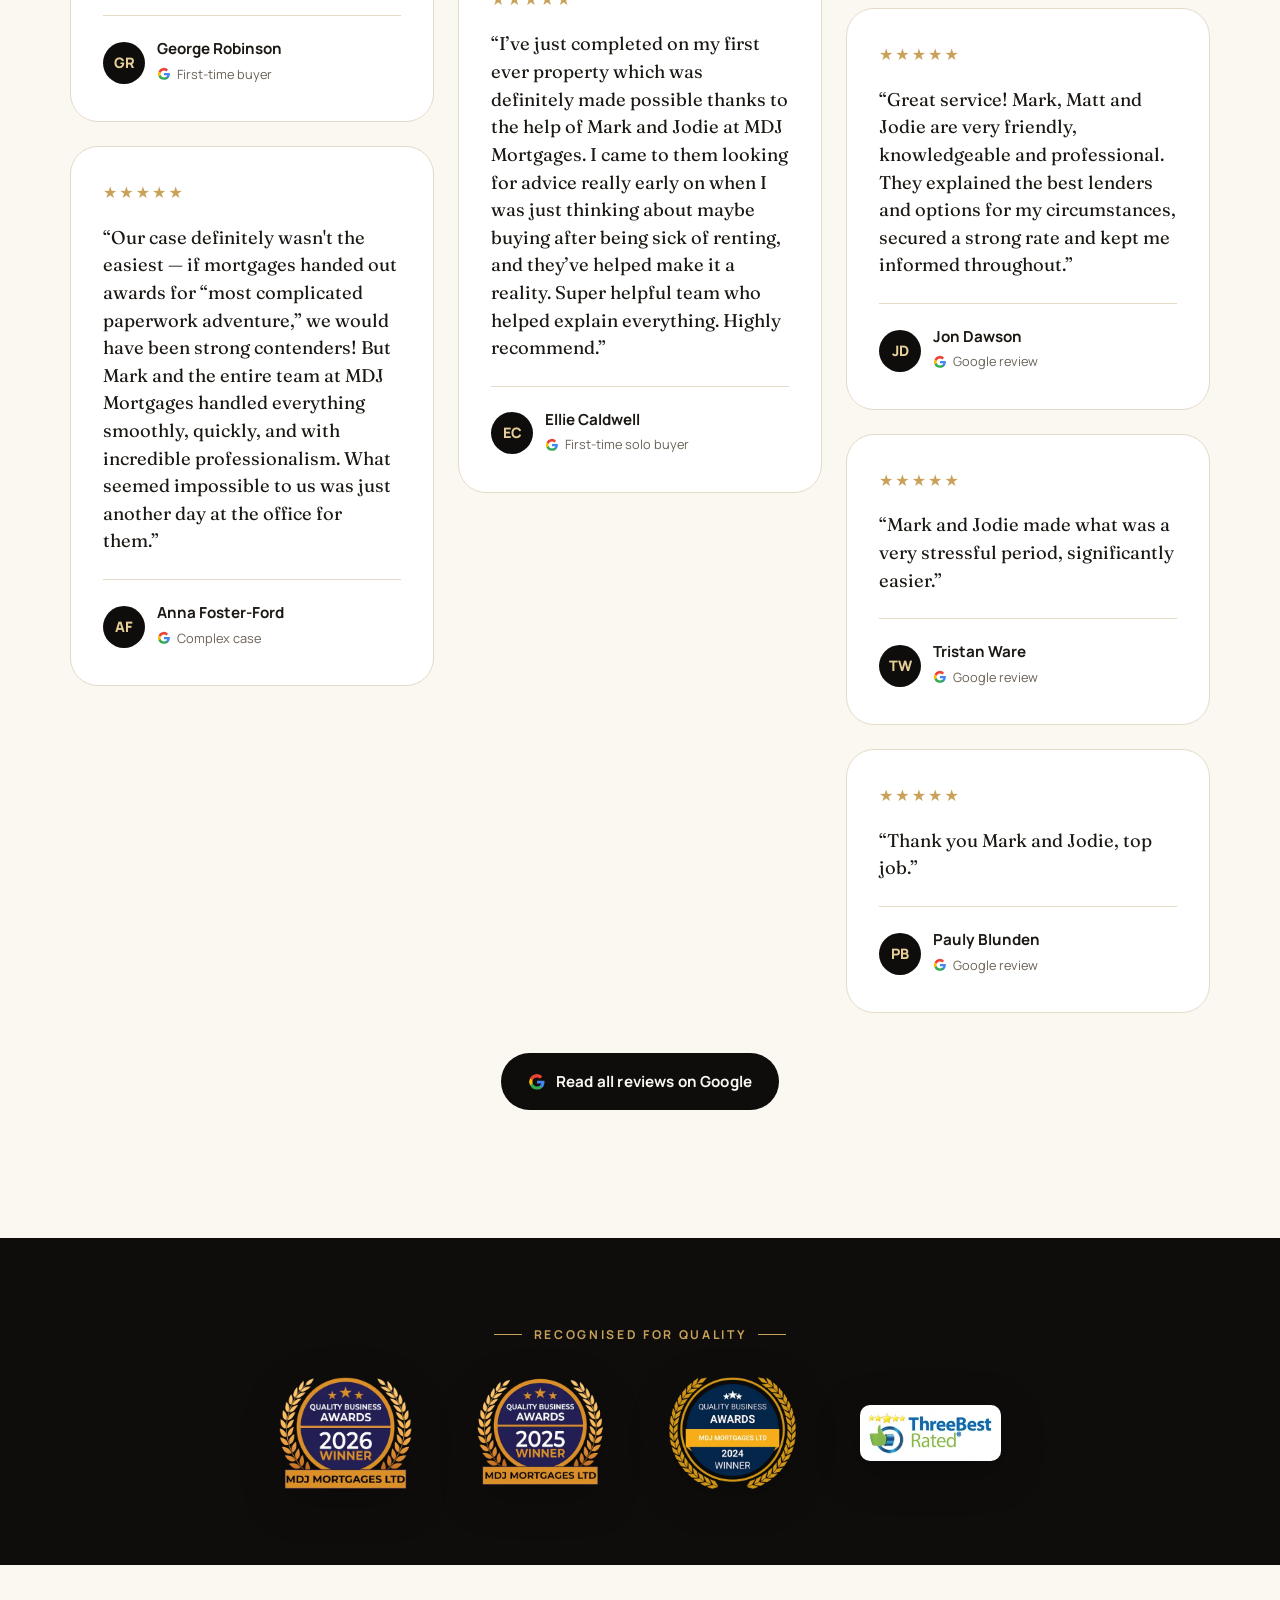
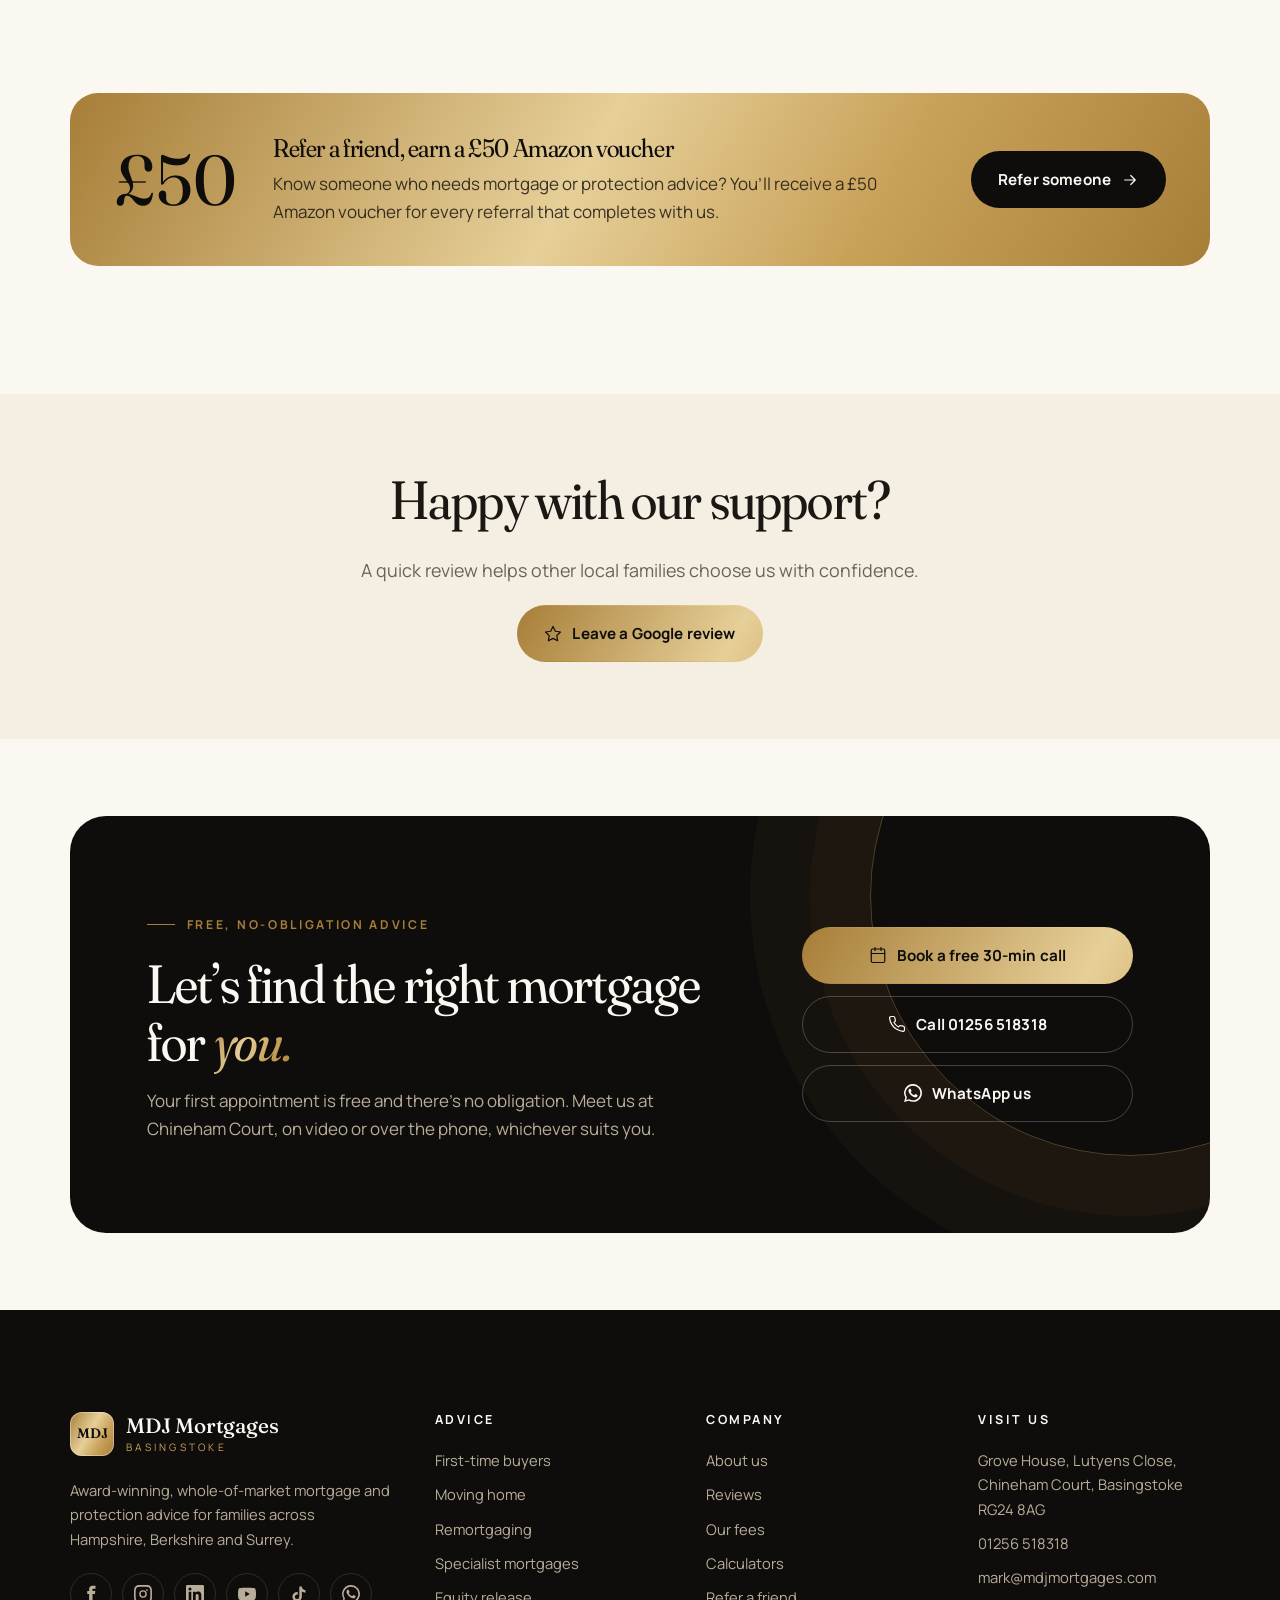
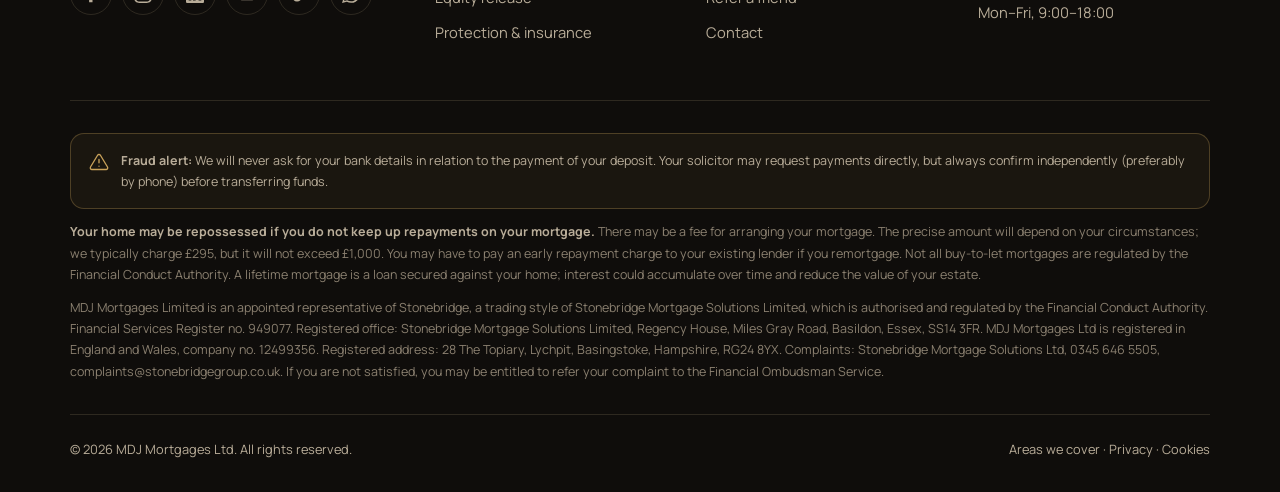
<file: reviews.html>
<!doctype html>
<html lang="en-GB">
<head>
<meta charset="utf-8">
<meta name="viewport" content="width=device-width, initial-scale=1">
<title>Reviews | 5.0 from 186 Google Reviews | MDJ Mortgages</title>
<meta name="description" content="Read why MDJ Mortgages is rated 5.0 from 186 Google reviews. Refer a friend and earn a £50 Amazon voucher.">
<link rel="canonical" href="https://www.mdjmortgages.com/reviews.html">
<meta property="og:title" content="Reviews | 5.0 from 186 Google Reviews | MDJ Mortgages">
<meta property="og:description" content="Read why MDJ Mortgages is rated 5.0 from 186 Google reviews. Refer a friend and earn a £50 Amazon voucher.">
<meta property="og:type" content="website">
<meta property="og:image" content="assets/img/mark.webp">
<meta name="theme-color" content="#0f0d0b">
<link rel="icon" href="data:image/svg+xml,%3Csvg xmlns='http://www.w3.org/2000/svg' viewBox='0 0 64 64'%3E%3Crect width='64' height='64' rx='16' fill='%23c9a25a'/%3E%3Ctext x='32' y='41' font-family='Georgia' font-size='22' text-anchor='middle' fill='%230f0d0b'%3EMDJ%3C/text%3E%3C/svg%3E">
<link rel="preconnect" href="https://fonts.googleapis.com">
<link rel="preconnect" href="https://fonts.gstatic.com" crossorigin>
<link href="https://fonts.googleapis.com/css2?family=Fraunces:ital,opsz,wght,SOFT@0,9..144,300..600,0..100;1,9..144,300..600,0..100&family=Manrope:wght@400;500;600;700;800&display=swap" rel="stylesheet">
<link rel="stylesheet" href="assets/css/styles.css?v=31893bf4d6">
<script type="application/ld+json">{"@context":"https://schema.org","@type":"FinancialService","name":"MDJ Mortgages Ltd","telephone":"+44 1256 518318","email":"mark@mdjmortgages.com","url":"https://www.mdjmortgages.com","address":{"@type":"PostalAddress","streetAddress":"Grove House, Lutyens Close, Chineham Court","addressLocality":"Basingstoke","postalCode":"RG24 8AG","addressCountry":"GB"},"openingHours":"Mo-Fr 09:00-18:00","areaServed":["Basingstoke","Hampshire","Berkshire","Surrey"],"aggregateRating":{"@type":"AggregateRating","ratingValue":"5.0","reviewCount":"186"}}</script>
</head>
<body>
<a class="skip-link" href="#main">Skip to content</a>
<div class="topbar"><div class="container">
  <div class="topbar-left">
    <a class="topbar-item" href="tel:+441256518318"><svg viewBox="0 0 24 24" fill="none" stroke="currentColor" stroke-width="1.6" stroke-linecap="round" stroke-linejoin="round" aria-hidden="true"><path d="M22 16.9v3a2 2 0 0 1-2.2 2 19.8 19.8 0 0 1-8.6-3.1 19.5 19.5 0 0 1-6-6A19.8 19.8 0 0 1 2.1 4.2 2 2 0 0 1 4.1 2h3a2 2 0 0 1 2 1.7c.1 1 .4 1.9.7 2.8a2 2 0 0 1-.5 2.1L8 9.9a16 16 0 0 0 6 6l1.3-1.3a2 2 0 0 1 2.1-.4c.9.3 1.8.6 2.8.7a2 2 0 0 1 1.7 2z"/></svg> 01256 518318</a>
    <a class="topbar-item hide-sm" href="mailto:mark@mdjmortgages.com"><svg viewBox="0 0 24 24" fill="none" stroke="currentColor" stroke-width="1.6" stroke-linecap="round" stroke-linejoin="round" aria-hidden="true"><rect x="2" y="4" width="20" height="16" rx="2"/><path d="m22 7-10 6L2 7"/></svg> mark@mdjmortgages.com</a>
    <span class="topbar-item hide-sm"><svg viewBox="0 0 24 24" fill="none" stroke="currentColor" stroke-width="1.6" stroke-linecap="round" stroke-linejoin="round" aria-hidden="true"><circle cx="12" cy="12" r="10"/><path d="M12 6v6l4 2"/></svg> Mon–Fri, 9:00–18:00</span>
  </div>
  <div class="topbar-right"><a class="topbar-item" href="reviews.html"><span class="stars" aria-label="5 out of 5 stars">★★★★★</span> 5.0 from 186 Google reviews</a></div>
</div></div>
<header class="header"><div class="container">
  <a class="logo" href="index.html" aria-label="MDJ Mortgages home"><span class="logo-mark">MDJ</span><span class="logo-text"><strong>MDJ Mortgages</strong><span>Basingstoke</span></span></a>
  <nav class="nav" aria-label="Main"><div class="nav-item"><a class="nav-link" href="about.html">About</a></div><div class="nav-item has-mega"><a class="nav-link" href="mortgages.html" aria-haspopup="true">Mortgages <svg viewBox="0 0 24 24" fill="none" stroke="currentColor" stroke-width="1.6" stroke-linecap="round" stroke-linejoin="round" aria-hidden="true"><path d="m6 9 6 6 6-6"/></svg></a>
<div class="mega"><div class="mega-links"><a class="mega-link" href="mortgages.html#first-time-buyers"><span class="mega-icon"><svg viewBox="0 0 24 24" fill="none" stroke="currentColor" stroke-width="1.6" stroke-linecap="round" stroke-linejoin="round" aria-hidden="true"><circle cx="7.5" cy="15.5" r="5.5"/><path d="m21 2-9.6 9.6M15.5 7.5l3 3L22 7l-3-3"/></svg></span><span class="mega-text"><strong>First-time buyers</strong><small>From deposit to keys</small></span></a><a class="mega-link" href="mortgages.html#moving-home"><span class="mega-icon"><svg viewBox="0 0 24 24" fill="none" stroke="currentColor" stroke-width="1.6" stroke-linecap="round" stroke-linejoin="round" aria-hidden="true"><path d="M10 17h4V5H2v12h3M20 17h2v-3.3a1 1 0 0 0-.2-.6L18.3 9a1 1 0 0 0-.8-.4H14"/><circle cx="7.5" cy="17.5" r="2.5"/><circle cx="17.5" cy="17.5" r="2.5"/></svg></span><span class="mega-text"><strong>Moving home</strong><small>Port, borrow more or start fresh</small></span></a><a class="mega-link" href="mortgages.html#remortgage"><span class="mega-icon"><svg viewBox="0 0 24 24" fill="none" stroke="currentColor" stroke-width="1.6" stroke-linecap="round" stroke-linejoin="round" aria-hidden="true"><path d="M3 12a9 9 0 0 1 15-6.7L21 8M21 3v5h-5M21 12a9 9 0 0 1-15 6.7L3 16M3 21v-5h5"/></svg></span><span class="mega-text"><strong>Remortgaging</strong><small>Never drift onto a costly SVR</small></span></a><a class="mega-link" href="specialist.html#self-employed"><span class="mega-icon"><svg viewBox="0 0 24 24" fill="none" stroke="currentColor" stroke-width="1.6" stroke-linecap="round" stroke-linejoin="round" aria-hidden="true"><rect x="2" y="7" width="20" height="14" rx="2"/><path d="M16 21V5a2 2 0 0 0-2-2h-4a2 2 0 0 0-2 2v16"/></svg></span><span class="mega-text"><strong>Self-employed</strong><small>Directors, contractors & more</small></span></a><a class="mega-link" href="specialist.html#later-life"><span class="mega-icon"><svg viewBox="0 0 24 24" fill="none" stroke="currentColor" stroke-width="1.6" stroke-linecap="round" stroke-linejoin="round" aria-hidden="true"><circle cx="12" cy="12" r="4"/><path d="M12 2v2M12 20v2M4.9 4.9l1.4 1.4M17.7 17.7l1.4 1.4M2 12h2M20 12h2M6.3 17.7l-1.4 1.4M19.1 4.9l-1.4 1.4"/></svg></span><span class="mega-text"><strong>Later life & retirement</strong><small>Borrowing into retirement</small></span></a><a class="mega-link" href="specialist.html"><span class="mega-icon"><svg viewBox="0 0 24 24" fill="none" stroke="currentColor" stroke-width="1.6" stroke-linecap="round" stroke-linejoin="round" aria-hidden="true"><path d="m12 2 10 5-10 5L2 7z"/><path d="m2 17 10 5 10-5M2 12l10 5 10-5"/></svg></span><span class="mega-text"><strong>All specialist lending</strong><small>Commercial, visas & more</small></span></a></div><div class="mega-feature"><div><span class="eyebrow">No obligation</span><h4>Not sure where to start?</h4><p>Book a 30-minute discovery call and we’ll map out your options, with no obligation.</p></div><a class="btn btn-gold btn-sm" href="https://calendly.com/mdjmortgages/free-30-minute-discovery-meeting-clone" target="_blank" rel="noopener">Book a call <svg viewBox="0 0 24 24" fill="none" stroke="currentColor" stroke-width="1.6" stroke-linecap="round" stroke-linejoin="round" aria-hidden="true"><path d="M5 12h14M13 6l6 6-6 6"/></svg></a></div></div></div><div class="nav-item"><a class="nav-link" href="equity-release.html">Equity Release</a></div><div class="nav-item"><a class="nav-link" href="protection.html">Protection</a></div><div class="nav-item"><a class="nav-link" href="calculators.html">Calculators</a></div><div class="nav-item"><a class="nav-link" href="fees.html">Fees</a></div><div class="nav-item"><a class="nav-link" href="reviews.html" aria-current="page">Reviews</a></div></nav>
  <div class="header-cta">
    <a class="header-phone" href="tel:+441256518318"><svg viewBox="0 0 24 24" fill="none" stroke="currentColor" stroke-width="1.6" stroke-linecap="round" stroke-linejoin="round" aria-hidden="true"><path d="M22 16.9v3a2 2 0 0 1-2.2 2 19.8 19.8 0 0 1-8.6-3.1 19.5 19.5 0 0 1-6-6A19.8 19.8 0 0 1 2.1 4.2 2 2 0 0 1 4.1 2h3a2 2 0 0 1 2 1.7c.1 1 .4 1.9.7 2.8a2 2 0 0 1-.5 2.1L8 9.9a16 16 0 0 0 6 6l1.3-1.3a2 2 0 0 1 2.1-.4c.9.3 1.8.6 2.8.7a2 2 0 0 1 1.7 2z"/></svg> 01256 518318</a>
    <a class="btn btn-gold btn-sm" href="contact.html">Free consultation <svg viewBox="0 0 24 24" fill="none" stroke="currentColor" stroke-width="1.6" stroke-linecap="round" stroke-linejoin="round" aria-hidden="true"><path d="M5 12h14M13 6l6 6-6 6"/></svg></a>
    <button class="burger" aria-label="Open menu" aria-controls="drawer"><svg viewBox="0 0 24 24" fill="none" stroke="currentColor" stroke-width="1.6" stroke-linecap="round" stroke-linejoin="round" aria-hidden="true"><path d="M4 7h16M4 12h16M4 17h10"/></svg></button>
  </div>
</div></header>
<div class="drawer" id="drawer" aria-label="Menu">
  <div class="drawer-backdrop"></div>
  <div class="drawer-panel" role="dialog" aria-modal="true" aria-label="Site menu">
    <div class="drawer-head"><a class="logo" href="index.html"><span class="logo-mark">MDJ</span><span class="logo-text"><strong>MDJ Mortgages</strong><span>Basingstoke</span></span></a><button class="burger drawer-close" style="display:grid" aria-label="Close menu"><svg viewBox="0 0 24 24" fill="none" stroke="currentColor" stroke-width="1.6" stroke-linecap="round" stroke-linejoin="round" aria-hidden="true"><path d="M18 6 6 18M6 6l12 12"/></svg></button></div>
    <nav class="drawer-nav"><a href="index.html">Home <svg viewBox="0 0 24 24" fill="none" stroke="currentColor" stroke-width="1.6" stroke-linecap="round" stroke-linejoin="round" aria-hidden="true"><path d="M5 12h14M13 6l6 6-6 6"/></svg></a><a href="about.html">About <svg viewBox="0 0 24 24" fill="none" stroke="currentColor" stroke-width="1.6" stroke-linecap="round" stroke-linejoin="round" aria-hidden="true"><path d="M5 12h14M13 6l6 6-6 6"/></svg></a><a href="mortgages.html">Mortgages <svg viewBox="0 0 24 24" fill="none" stroke="currentColor" stroke-width="1.6" stroke-linecap="round" stroke-linejoin="round" aria-hidden="true"><path d="M5 12h14M13 6l6 6-6 6"/></svg></a><a class="sub" href="mortgages.html#first-time-buyers">First-time buyers</a><a class="sub" href="mortgages.html#moving-home">Moving home</a><a class="sub" href="mortgages.html#remortgage">Remortgaging</a><a class="sub" href="specialist.html#self-employed">Self-employed</a><a class="sub" href="specialist.html#later-life">Later life & retirement</a><a class="sub" href="specialist.html">All specialist lending</a><a href="equity-release.html">Equity Release <svg viewBox="0 0 24 24" fill="none" stroke="currentColor" stroke-width="1.6" stroke-linecap="round" stroke-linejoin="round" aria-hidden="true"><path d="M5 12h14M13 6l6 6-6 6"/></svg></a><a href="protection.html">Protection <svg viewBox="0 0 24 24" fill="none" stroke="currentColor" stroke-width="1.6" stroke-linecap="round" stroke-linejoin="round" aria-hidden="true"><path d="M5 12h14M13 6l6 6-6 6"/></svg></a><a href="calculators.html">Calculators <svg viewBox="0 0 24 24" fill="none" stroke="currentColor" stroke-width="1.6" stroke-linecap="round" stroke-linejoin="round" aria-hidden="true"><path d="M5 12h14M13 6l6 6-6 6"/></svg></a><a href="fees.html">Fees <svg viewBox="0 0 24 24" fill="none" stroke="currentColor" stroke-width="1.6" stroke-linecap="round" stroke-linejoin="round" aria-hidden="true"><path d="M5 12h14M13 6l6 6-6 6"/></svg></a><a href="reviews.html">Reviews <svg viewBox="0 0 24 24" fill="none" stroke="currentColor" stroke-width="1.6" stroke-linecap="round" stroke-linejoin="round" aria-hidden="true"><path d="M5 12h14M13 6l6 6-6 6"/></svg></a><a href="areas.html">Areas we cover <svg viewBox="0 0 24 24" fill="none" stroke="currentColor" stroke-width="1.6" stroke-linecap="round" stroke-linejoin="round" aria-hidden="true"><path d="M5 12h14M13 6l6 6-6 6"/></svg></a><a href="contact.html">Contact <svg viewBox="0 0 24 24" fill="none" stroke="currentColor" stroke-width="1.6" stroke-linecap="round" stroke-linejoin="round" aria-hidden="true"><path d="M5 12h14M13 6l6 6-6 6"/></svg></a></nav>
    <div class="drawer-foot">
      <a class="btn btn-gold btn-block" href="https://calendly.com/mdjmortgages/free-30-minute-discovery-meeting-clone" target="_blank" rel="noopener">Book a free call <svg viewBox="0 0 24 24" fill="none" stroke="currentColor" stroke-width="1.6" stroke-linecap="round" stroke-linejoin="round" aria-hidden="true"><path d="M5 12h14M13 6l6 6-6 6"/></svg></a>
      <a class="btn btn-ghost btn-block" style="color:var(--paper);border-color:rgba(255,255,255,.2)" href="tel:+441256518318"><svg viewBox="0 0 24 24" fill="none" stroke="currentColor" stroke-width="1.6" stroke-linecap="round" stroke-linejoin="round" aria-hidden="true"><path d="M22 16.9v3a2 2 0 0 1-2.2 2 19.8 19.8 0 0 1-8.6-3.1 19.5 19.5 0 0 1-6-6A19.8 19.8 0 0 1 2.1 4.2 2 2 0 0 1 4.1 2h3a2 2 0 0 1 2 1.7c.1 1 .4 1.9.7 2.8a2 2 0 0 1-.5 2.1L8 9.9a16 16 0 0 0 6 6l1.3-1.3a2 2 0 0 1 2.1-.4c.9.3 1.8.6 2.8.7a2 2 0 0 1 1.7 2z"/></svg> 01256 518318</a>
    </div>
  </div>
</div>
<main id="main">

<section class="page-hero dark grain"><div class="container">
  <div>
    <nav class="breadcrumb" aria-label="Breadcrumb"><a href="index.html">Home</a><span aria-hidden="true">/</span><span>Reviews</span></nav>
    <span class="eyebrow">Client reviews</span>
    <h1 class="reveal">186 five-star reviews. <em class='gold'>And counting.</em></h1>
    <p class="lead reveal reveal-d1">We’re proud that so many clients take the time to share their experience. Here’s what they say about working with Mark, Jodie and the team.</p>
  </div>
  <div class="page-hero-aside"><div class="hero-chip reveal reveal-d1"><svg viewBox="0 0 24 24" fill="none" stroke="currentColor" stroke-width="1.6" stroke-linecap="round" stroke-linejoin="round" aria-hidden="true"><path d="m12 2 3.1 6.3 6.9 1-5 4.9 1.2 6.8L12 17.8 5.8 21l1.2-6.8-5-4.9 6.9-1z"/></svg><div><strong>5.0 average</strong><span>Google Reviews</span></div></div><div class="hero-chip reveal reveal-d2"><svg viewBox="0 0 24 24" fill="none" stroke="currentColor" stroke-width="1.6" stroke-linecap="round" stroke-linejoin="round" aria-hidden="true"><circle cx="12" cy="8" r="6"/><path d="M15.5 13 17 22l-5-3-5 3 1.5-9"/></svg><div><strong>Quality Business Awards</strong><span>2024 · 2025 · 2026</span></div></div><div class="hero-chip reveal reveal-d3"><svg viewBox="0 0 24 24" fill="none" stroke="currentColor" stroke-width="1.6" stroke-linecap="round" stroke-linejoin="round" aria-hidden="true"><circle cx="12" cy="12" r="10"/><path d="m8 12 3 3 5-6"/></svg><div><strong>Three Best Rated</strong><span>Accredited</span></div></div></div>
</div></section>
<section class="section"><div class="container">
  <div class="rating-summary reveal" style="margin-bottom:56px">
    <div><div class="rating-big">5.0</div><span class="stars" aria-label="5 out of 5 stars">★★★★★</span><p style="margin:8px 0 0;color:var(--muted)">186 Google reviews</p></div>
    <div class="rating-bars">
      <div class="rating-bar"><span>5 star</span><span class="bar"><i style="width:100%"></i></span><span>100%</span></div>
      <div class="rating-bar"><span>4 star</span><span class="bar"><i style="width:0"></i></span><span>0%</span></div>
      <div class="rating-bar"><span>3 star</span><span class="bar"><i style="width:0"></i></span><span>0%</span></div>
      <div class="rating-bar"><span>2 star</span><span class="bar"><i style="width:0"></i></span><span>0%</span></div>
      <div class="rating-bar"><span>1 star</span><span class="bar"><i style="width:0"></i></span><span>0%</span></div>
    </div>
  </div>
  <div class="masonry"><article class="review"><div class="stars" aria-label="5 stars">★★★★★</div><blockquote>“Mark and Jodie were exceptional. They gave us quality, trusted advice at every step of the process. Clearly outlined what we needed to do. Answered all of our questions very quickly. They found us the best mortgage rates available on the market, as well as assisting with home insurance, life insurance and general tips for purchasing a house. As a first time buyer with no experience purchasing a house, it can be a daunting task. Mark and Jodie made it as simple and easy for us as possible.”</blockquote>
<div class="review-author"><span class="initial">GR</span><div><strong>George Robinson</strong><span><svg viewBox="0 0 24 24" fill="none" stroke="currentColor" stroke-width="1.6" stroke-linecap="round" stroke-linejoin="round" aria-hidden="true"><path d="M21.8 10.2H12v3.9h5.6a4.8 4.8 0 0 1-2.1 3.1v2.6h3.4c2-1.8 3.1-4.5 3.1-7.7 0-.7 0-1.3-.2-1.9Z" fill="#4285F4" stroke="none"/><path d="M12 22c2.8 0 5.2-.9 6.9-2.5l-3.4-2.6c-.9.6-2.1 1-3.5 1-2.7 0-5-1.8-5.8-4.3H2.7v2.7A10 10 0 0 0 12 22Z" fill="#34A853" stroke="none"/><path d="M6.2 13.6a6 6 0 0 1 0-3.8V7.1H2.7a10 10 0 0 0 0 9.2z" fill="#FBBC05" stroke="none"/><path d="M12 5.9c1.5 0 2.9.5 4 1.6l3-3A10 10 0 0 0 2.7 7.1l3.5 2.7C7 7.7 9.3 5.9 12 5.9Z" fill="#EA4335" stroke="none"/></svg> First-time buyer</span></div></div></article><article class="review"><div class="stars" aria-label="5 stars">★★★★★</div><blockquote>“Our case definitely wasn't the easiest — if mortgages handed out awards for “most complicated paperwork adventure,” we would have been strong contenders! But Mark and the entire team at MDJ Mortgages handled everything smoothly, quickly, and with incredible professionalism. What seemed impossible to us was just another day at the office for them.”</blockquote>
<div class="review-author"><span class="initial">AF</span><div><strong>Anna Foster-Ford</strong><span><svg viewBox="0 0 24 24" fill="none" stroke="currentColor" stroke-width="1.6" stroke-linecap="round" stroke-linejoin="round" aria-hidden="true"><path d="M21.8 10.2H12v3.9h5.6a4.8 4.8 0 0 1-2.1 3.1v2.6h3.4c2-1.8 3.1-4.5 3.1-7.7 0-.7 0-1.3-.2-1.9Z" fill="#4285F4" stroke="none"/><path d="M12 22c2.8 0 5.2-.9 6.9-2.5l-3.4-2.6c-.9.6-2.1 1-3.5 1-2.7 0-5-1.8-5.8-4.3H2.7v2.7A10 10 0 0 0 12 22Z" fill="#34A853" stroke="none"/><path d="M6.2 13.6a6 6 0 0 1 0-3.8V7.1H2.7a10 10 0 0 0 0 9.2z" fill="#FBBC05" stroke="none"/><path d="M12 5.9c1.5 0 2.9.5 4 1.6l3-3A10 10 0 0 0 2.7 7.1l3.5 2.7C7 7.7 9.3 5.9 12 5.9Z" fill="#EA4335" stroke="none"/></svg> Complex case</span></div></div></article><article class="review"><div class="stars" aria-label="5 stars">★★★★★</div><blockquote>“We have just finished our remortgage with MDJ and it was simple and clear from the outset. Mark’s communication was excellent and in no way excessive which meant that we got the best rate available with zero stress. I would not hesitate to recommend Mark, and Jodie also.”</blockquote>
<div class="review-author"><span class="initial">JM</span><div><strong>Justyn Moore</strong><span><svg viewBox="0 0 24 24" fill="none" stroke="currentColor" stroke-width="1.6" stroke-linecap="round" stroke-linejoin="round" aria-hidden="true"><path d="M21.8 10.2H12v3.9h5.6a4.8 4.8 0 0 1-2.1 3.1v2.6h3.4c2-1.8 3.1-4.5 3.1-7.7 0-.7 0-1.3-.2-1.9Z" fill="#4285F4" stroke="none"/><path d="M12 22c2.8 0 5.2-.9 6.9-2.5l-3.4-2.6c-.9.6-2.1 1-3.5 1-2.7 0-5-1.8-5.8-4.3H2.7v2.7A10 10 0 0 0 12 22Z" fill="#34A853" stroke="none"/><path d="M6.2 13.6a6 6 0 0 1 0-3.8V7.1H2.7a10 10 0 0 0 0 9.2z" fill="#FBBC05" stroke="none"/><path d="M12 5.9c1.5 0 2.9.5 4 1.6l3-3A10 10 0 0 0 2.7 7.1l3.5 2.7C7 7.7 9.3 5.9 12 5.9Z" fill="#EA4335" stroke="none"/></svg> Remortgage</span></div></div></article><article class="review"><div class="stars" aria-label="5 stars">★★★★★</div><blockquote>“I’ve just completed on my first ever property which was definitely made possible thanks to the help of Mark and Jodie at MDJ Mortgages. I came to them looking for advice really early on when I was just thinking about maybe buying after being sick of renting, and they’ve helped make it a reality. Super helpful team who helped explain everything. Highly recommend.”</blockquote>
<div class="review-author"><span class="initial">EC</span><div><strong>Ellie Caldwell</strong><span><svg viewBox="0 0 24 24" fill="none" stroke="currentColor" stroke-width="1.6" stroke-linecap="round" stroke-linejoin="round" aria-hidden="true"><path d="M21.8 10.2H12v3.9h5.6a4.8 4.8 0 0 1-2.1 3.1v2.6h3.4c2-1.8 3.1-4.5 3.1-7.7 0-.7 0-1.3-.2-1.9Z" fill="#4285F4" stroke="none"/><path d="M12 22c2.8 0 5.2-.9 6.9-2.5l-3.4-2.6c-.9.6-2.1 1-3.5 1-2.7 0-5-1.8-5.8-4.3H2.7v2.7A10 10 0 0 0 12 22Z" fill="#34A853" stroke="none"/><path d="M6.2 13.6a6 6 0 0 1 0-3.8V7.1H2.7a10 10 0 0 0 0 9.2z" fill="#FBBC05" stroke="none"/><path d="M12 5.9c1.5 0 2.9.5 4 1.6l3-3A10 10 0 0 0 2.7 7.1l3.5 2.7C7 7.7 9.3 5.9 12 5.9Z" fill="#EA4335" stroke="none"/></svg> First-time solo buyer</span></div></div></article><article class="review"><div class="stars" aria-label="5 stars">★★★★★</div><blockquote>“Mark and Jodie from MDJ Mortgages have been incredible throughout. So professional, diligent and knowledgeable. Our case had a few delays through no fault of MDJ Mortgages but they remained supportive and informative throughout, working incredibly quickly to assist in finding solutions and making everything work.”</blockquote>
<div class="review-author"><span class="initial">AS</span><div><strong>Alisha Shepherd</strong><span><svg viewBox="0 0 24 24" fill="none" stroke="currentColor" stroke-width="1.6" stroke-linecap="round" stroke-linejoin="round" aria-hidden="true"><path d="M21.8 10.2H12v3.9h5.6a4.8 4.8 0 0 1-2.1 3.1v2.6h3.4c2-1.8 3.1-4.5 3.1-7.7 0-.7 0-1.3-.2-1.9Z" fill="#4285F4" stroke="none"/><path d="M12 22c2.8 0 5.2-.9 6.9-2.5l-3.4-2.6c-.9.6-2.1 1-3.5 1-2.7 0-5-1.8-5.8-4.3H2.7v2.7A10 10 0 0 0 12 22Z" fill="#34A853" stroke="none"/><path d="M6.2 13.6a6 6 0 0 1 0-3.8V7.1H2.7a10 10 0 0 0 0 9.2z" fill="#FBBC05" stroke="none"/><path d="M12 5.9c1.5 0 2.9.5 4 1.6l3-3A10 10 0 0 0 2.7 7.1l3.5 2.7C7 7.7 9.3 5.9 12 5.9Z" fill="#EA4335" stroke="none"/></svg> Home purchase</span></div></div></article><article class="review"><div class="stars" aria-label="5 stars">★★★★★</div><blockquote>“Great service! Mark, Matt and Jodie are very friendly, knowledgeable and professional. They explained the best lenders and options for my circumstances, secured a strong rate and kept me informed throughout.”</blockquote>
<div class="review-author"><span class="initial">JD</span><div><strong>Jon Dawson</strong><span><svg viewBox="0 0 24 24" fill="none" stroke="currentColor" stroke-width="1.6" stroke-linecap="round" stroke-linejoin="round" aria-hidden="true"><path d="M21.8 10.2H12v3.9h5.6a4.8 4.8 0 0 1-2.1 3.1v2.6h3.4c2-1.8 3.1-4.5 3.1-7.7 0-.7 0-1.3-.2-1.9Z" fill="#4285F4" stroke="none"/><path d="M12 22c2.8 0 5.2-.9 6.9-2.5l-3.4-2.6c-.9.6-2.1 1-3.5 1-2.7 0-5-1.8-5.8-4.3H2.7v2.7A10 10 0 0 0 12 22Z" fill="#34A853" stroke="none"/><path d="M6.2 13.6a6 6 0 0 1 0-3.8V7.1H2.7a10 10 0 0 0 0 9.2z" fill="#FBBC05" stroke="none"/><path d="M12 5.9c1.5 0 2.9.5 4 1.6l3-3A10 10 0 0 0 2.7 7.1l3.5 2.7C7 7.7 9.3 5.9 12 5.9Z" fill="#EA4335" stroke="none"/></svg> Google review</span></div></div></article><article class="review"><div class="stars" aria-label="5 stars">★★★★★</div><blockquote>“Mark and Jodie made what was a very stressful period, significantly easier.”</blockquote>
<div class="review-author"><span class="initial">TW</span><div><strong>Tristan Ware</strong><span><svg viewBox="0 0 24 24" fill="none" stroke="currentColor" stroke-width="1.6" stroke-linecap="round" stroke-linejoin="round" aria-hidden="true"><path d="M21.8 10.2H12v3.9h5.6a4.8 4.8 0 0 1-2.1 3.1v2.6h3.4c2-1.8 3.1-4.5 3.1-7.7 0-.7 0-1.3-.2-1.9Z" fill="#4285F4" stroke="none"/><path d="M12 22c2.8 0 5.2-.9 6.9-2.5l-3.4-2.6c-.9.6-2.1 1-3.5 1-2.7 0-5-1.8-5.8-4.3H2.7v2.7A10 10 0 0 0 12 22Z" fill="#34A853" stroke="none"/><path d="M6.2 13.6a6 6 0 0 1 0-3.8V7.1H2.7a10 10 0 0 0 0 9.2z" fill="#FBBC05" stroke="none"/><path d="M12 5.9c1.5 0 2.9.5 4 1.6l3-3A10 10 0 0 0 2.7 7.1l3.5 2.7C7 7.7 9.3 5.9 12 5.9Z" fill="#EA4335" stroke="none"/></svg> Google review</span></div></div></article><article class="review"><div class="stars" aria-label="5 stars">★★★★★</div><blockquote>“Thank you Mark and Jodie, top job.”</blockquote>
<div class="review-author"><span class="initial">PB</span><div><strong>Pauly Blunden</strong><span><svg viewBox="0 0 24 24" fill="none" stroke="currentColor" stroke-width="1.6" stroke-linecap="round" stroke-linejoin="round" aria-hidden="true"><path d="M21.8 10.2H12v3.9h5.6a4.8 4.8 0 0 1-2.1 3.1v2.6h3.4c2-1.8 3.1-4.5 3.1-7.7 0-.7 0-1.3-.2-1.9Z" fill="#4285F4" stroke="none"/><path d="M12 22c2.8 0 5.2-.9 6.9-2.5l-3.4-2.6c-.9.6-2.1 1-3.5 1-2.7 0-5-1.8-5.8-4.3H2.7v2.7A10 10 0 0 0 12 22Z" fill="#34A853" stroke="none"/><path d="M6.2 13.6a6 6 0 0 1 0-3.8V7.1H2.7a10 10 0 0 0 0 9.2z" fill="#FBBC05" stroke="none"/><path d="M12 5.9c1.5 0 2.9.5 4 1.6l3-3A10 10 0 0 0 2.7 7.1l3.5 2.7C7 7.7 9.3 5.9 12 5.9Z" fill="#EA4335" stroke="none"/></svg> Google review</span></div></div></article></div>
  <div class="center" style="margin-top:40px"><a class="btn" href="https://www.google.com/search?q=mdj+mortgages" target="_blank" rel="noopener"><svg viewBox="0 0 24 24" fill="none" stroke="currentColor" stroke-width="1.6" stroke-linecap="round" stroke-linejoin="round" aria-hidden="true"><path d="M21.8 10.2H12v3.9h5.6a4.8 4.8 0 0 1-2.1 3.1v2.6h3.4c2-1.8 3.1-4.5 3.1-7.7 0-.7 0-1.3-.2-1.9Z" fill="#4285F4" stroke="none"/><path d="M12 22c2.8 0 5.2-.9 6.9-2.5l-3.4-2.6c-.9.6-2.1 1-3.5 1-2.7 0-5-1.8-5.8-4.3H2.7v2.7A10 10 0 0 0 12 22Z" fill="#34A853" stroke="none"/><path d="M6.2 13.6a6 6 0 0 1 0-3.8V7.1H2.7a10 10 0 0 0 0 9.2z" fill="#FBBC05" stroke="none"/><path d="M12 5.9c1.5 0 2.9.5 4 1.6l3-3A10 10 0 0 0 2.7 7.1l3.5 2.7C7 7.7 9.3 5.9 12 5.9Z" fill="#EA4335" stroke="none"/></svg> Read all reviews on Google</a></div>
</div></section>
<section class="section-sm dark"><div class="container center">
  <span class="eyebrow">Recognised for quality</span>
  <div class="awards reveal" style="margin-top:12px">
    <img src="assets/img/award-2026.webp" alt="Quality Business Awards 2026 — The Best Mortgage Broker, Basingstoke and Deane" loading="lazy" width="132" height="112">
    <img src="assets/img/award-2025.webp" alt="Quality Business Awards 2025 winner badge" loading="lazy" width="129" height="112">
    <img src="assets/img/award-2024.webp" alt="Quality Business Awards 2024 winner badge" loading="lazy" width="127" height="112">
    <img class="wide" src="assets/img/three-best-rated.webp" alt="Three Best Rated accreditation" loading="lazy" width="165" height="56" style="background:#fff;border-radius:10px;padding:6px">
  </div>
</div></section>
<section class="section" id="refer"><div class="container">
  <div class="refer reveal">
    <div class="big">£50</div>
    <div><h3>Refer a friend, earn a £50 Amazon voucher</h3><p>Know someone who needs mortgage or protection advice? You’ll receive a £50 Amazon voucher for every referral that completes with us.</p></div>
    <a class="btn" href="contact.html?need=Referral">Refer someone <svg viewBox="0 0 24 24" fill="none" stroke="currentColor" stroke-width="1.6" stroke-linecap="round" stroke-linejoin="round" aria-hidden="true"><path d="M5 12h14M13 6l6 6-6 6"/></svg></a>
  </div>
</div></section>
<section class="section-sm ivory"><div class="container center">
  <h2 class="reveal">Happy with our support?</h2>
  <p class="lead reveal reveal-d1">A quick review helps other local families choose us with confidence.</p>
  <a class="btn btn-gold reveal reveal-d2" href="https://www.google.com/search?q=mdj+mortgages" target="_blank" rel="noopener"><svg viewBox="0 0 24 24" fill="none" stroke="currentColor" stroke-width="1.6" stroke-linecap="round" stroke-linejoin="round" aria-hidden="true"><path d="m12 2 3.1 6.3 6.9 1-5 4.9 1.2 6.8L12 17.8 5.8 21l1.2-6.8-5-4.9 6.9-1z"/></svg> Leave a Google review</a>
</div></section>
<section class="section-sm"><div class="container">
  <div class="cta-band reveal">
    <div><span class="eyebrow">Free, no-obligation advice</span><h2>Let’s find the right mortgage for <em class='gold'>you.</em></h2><p>Your first appointment is free and there’s no obligation. Meet us at Chineham Court, on video or over the phone, whichever suits you.</p></div>
    <div class="cta-actions">
      <a class="btn btn-gold" href="https://calendly.com/mdjmortgages/free-30-minute-discovery-meeting-clone" target="_blank" rel="noopener"><svg viewBox="0 0 24 24" fill="none" stroke="currentColor" stroke-width="1.6" stroke-linecap="round" stroke-linejoin="round" aria-hidden="true"><rect x="3" y="4" width="18" height="18" rx="2"/><path d="M16 2v4M8 2v4M3 10h18"/></svg> Book a free 30-min call</a>
      <a class="btn btn-ghost" style="color:var(--paper);border-color:rgba(255,255,255,.22)" href="tel:+441256518318"><svg viewBox="0 0 24 24" fill="none" stroke="currentColor" stroke-width="1.6" stroke-linecap="round" stroke-linejoin="round" aria-hidden="true"><path d="M22 16.9v3a2 2 0 0 1-2.2 2 19.8 19.8 0 0 1-8.6-3.1 19.5 19.5 0 0 1-6-6A19.8 19.8 0 0 1 2.1 4.2 2 2 0 0 1 4.1 2h3a2 2 0 0 1 2 1.7c.1 1 .4 1.9.7 2.8a2 2 0 0 1-.5 2.1L8 9.9a16 16 0 0 0 6 6l1.3-1.3a2 2 0 0 1 2.1-.4c.9.3 1.8.6 2.8.7a2 2 0 0 1 1.7 2z"/></svg> Call 01256 518318</a>
      <a class="btn btn-ghost" style="color:var(--paper);border-color:rgba(255,255,255,.22)" href="https://wa.me/447798819741" target="_blank" rel="noopener"><svg viewBox="0 0 24 24" fill="currentColor" aria-hidden="true"><path d="M17.5 14.4c-.3-.1-1.8-.9-2-1-.3-.1-.5-.1-.7.1-.2.3-.8 1-.9 1.2-.2.2-.3.2-.6.1-.3-.1-1.3-.5-2.4-1.5-.9-.8-1.5-1.8-1.7-2.1-.2-.3 0-.5.1-.6l.4-.5.3-.5c.1-.2 0-.4 0-.5l-.9-2.2c-.2-.6-.5-.5-.7-.5h-.6c-.2 0-.5.1-.8.4-.3.3-1 1-1 2.5s1.1 2.9 1.2 3.1c.1.2 2.1 3.2 5.1 4.5.7.3 1.3.5 1.7.6.7.2 1.4.2 1.9.1.6-.1 1.8-.7 2-1.4.2-.7.2-1.3.2-1.4-.1-.1-.3-.2-.6-.3zM12 21.8c-1.8 0-3.5-.5-5-1.4l-.4-.2-3.7 1 1-3.6-.2-.4A9.8 9.8 0 0 1 12 2.2a9.8 9.8 0 0 1 9.8 9.8c0 5.4-4.4 9.8-9.8 9.8zm8.4-18.2A11.8 11.8 0 0 0 1.8 17.9L.1 24l6.3-1.7A11.8 11.8 0 0 0 24 12c0-3.2-1.2-6.1-3.5-8.4z"/></svg> WhatsApp us</a>
    </div>
  </div>
</div></section>

</main>
<footer class="footer"><div class="container">
  <div class="footer-top">
    <div class="footer-brand">
      <a class="logo" href="index.html"><span class="logo-mark">MDJ</span><span class="logo-text"><strong style="color:var(--paper)">MDJ Mortgages</strong><span>Basingstoke</span></span></a>
      <p>Award-winning, whole-of-market mortgage and protection advice for families across Hampshire, Berkshire and Surrey.</p>
      <div class="socials">
        <a href="https://www.facebook.com/" aria-label="Facebook" target="_blank" rel="noopener"><svg viewBox="0 0 24 24" fill="currentColor" aria-hidden="true"><path d="M14 8V6c0-.9.6-1 1-1h3V1h-4c-3.5 0-4.5 2.6-4.5 4.6V8H7v4h2.5v11H14V12h3.3l.5-4z"/></svg></a>
        <a href="https://www.instagram.com/" aria-label="Instagram" target="_blank" rel="noopener"><svg viewBox="0 0 24 24" fill="currentColor" aria-hidden="true"><path d="M12 7a5 5 0 1 0 0 10 5 5 0 0 0 0-10zm0 8.2a3.2 3.2 0 1 1 0-6.4 3.2 3.2 0 0 1 0 6.4zM17.3 5.5a1.2 1.2 0 1 0 0 2.4 1.2 1.2 0 0 0 0-2.4zM23.9 7c-.1-1.9-.5-3.6-1.9-5S18.9.2 17 .1C15.1 0 8.9 0 7 .1 5.1.2 3.4.6 2 2S.2 5.1.1 7C0 8.9 0 15.1.1 17c.1 1.9.5 3.6 1.9 5s3.1 1.8 5 1.9c1.9.1 8.1.1 10 0 1.9-.1 3.6-.5 5-1.9s1.8-3.1 1.9-5c.1-1.9.1-8.1 0-10zm-2.6 12.2a4.1 4.1 0 0 1-2.3 2.3c-1.6.6-5.4.5-7 .5s-5.4.1-7-.5a4.1 4.1 0 0 1-2.3-2.3c-.6-1.6-.5-5.4-.5-7.2s-.1-5.4.5-7a4.1 4.1 0 0 1 2.3-2.3c1.6-.6 5.4-.5 7-.5s5.4-.1 7 .5a4.1 4.1 0 0 1 2.3 2.3c.6 1.6.5 5.4.5 7s.1 5.6-.5 7.2z"/></svg></a>
        <a href="https://www.linkedin.com/" aria-label="LinkedIn" target="_blank" rel="noopener"><svg viewBox="0 0 24 24" fill="currentColor" aria-hidden="true"><path d="M20.4 20.5h-3.6v-5.6c0-1.3 0-3-1.8-3s-2.1 1.4-2.1 2.9v5.7H9.3V9h3.4v1.6c.5-.9 1.6-1.8 3.4-1.8 3.6 0 4.3 2.4 4.3 5.5v6.2zM5.3 7.4a2.1 2.1 0 1 1 0-4.2 2.1 2.1 0 0 1 0 4.2zm1.8 13.1H3.6V9h3.5v11.5zM22.2 0H1.8C.8 0 0 .8 0 1.7v20.6c0 .9.8 1.7 1.8 1.7h20.4c1 0 1.8-.8 1.8-1.7V1.7C24 .8 23.2 0 22.2 0z"/></svg></a>
        <a href="https://www.youtube.com/" aria-label="YouTube" target="_blank" rel="noopener"><svg viewBox="0 0 24 24" fill="currentColor" aria-hidden="true"><path d="M23.5 6.2a3 3 0 0 0-2.1-2.1C19.5 3.6 12 3.6 12 3.6s-7.5 0-9.4.5A3 3 0 0 0 .5 6.2 31.6 31.6 0 0 0 0 12a31.6 31.6 0 0 0 .5 5.8 3 3 0 0 0 2.1 2.1c1.9.5 9.4.5 9.4.5s7.5 0 9.4-.5a3 3 0 0 0 2.1-2.1A31.6 31.6 0 0 0 24 12a31.6 31.6 0 0 0-.5-5.8zM9.6 15.6V8.4l6.2 3.6-6.2 3.6z"/></svg></a>
        <a href="https://www.tiktok.com/" aria-label="TikTok" target="_blank" rel="noopener"><svg viewBox="0 0 24 24" fill="currentColor" aria-hidden="true"><path d="M19.6 6.7a4.8 4.8 0 0 1-3.8-4.2V2h-3.4v13.7a2.9 2.9 0 1 1-2-2.7V9.5a6.3 6.3 0 1 0 5.4 6.2V8.8a8.2 8.2 0 0 0 4.8 1.5V6.9l-1-.2z"/></svg></a>
        <a href="https://wa.me/447798819741" aria-label="WhatsApp" target="_blank" rel="noopener"><svg viewBox="0 0 24 24" fill="currentColor" aria-hidden="true"><path d="M17.5 14.4c-.3-.1-1.8-.9-2-1-.3-.1-.5-.1-.7.1-.2.3-.8 1-.9 1.2-.2.2-.3.2-.6.1-.3-.1-1.3-.5-2.4-1.5-.9-.8-1.5-1.8-1.7-2.1-.2-.3 0-.5.1-.6l.4-.5.3-.5c.1-.2 0-.4 0-.5l-.9-2.2c-.2-.6-.5-.5-.7-.5h-.6c-.2 0-.5.1-.8.4-.3.3-1 1-1 2.5s1.1 2.9 1.2 3.1c.1.2 2.1 3.2 5.1 4.5.7.3 1.3.5 1.7.6.7.2 1.4.2 1.9.1.6-.1 1.8-.7 2-1.4.2-.7.2-1.3.2-1.4-.1-.1-.3-.2-.6-.3zM12 21.8c-1.8 0-3.5-.5-5-1.4l-.4-.2-3.7 1 1-3.6-.2-.4A9.8 9.8 0 0 1 12 2.2a9.8 9.8 0 0 1 9.8 9.8c0 5.4-4.4 9.8-9.8 9.8zm8.4-18.2A11.8 11.8 0 0 0 1.8 17.9L.1 24l6.3-1.7A11.8 11.8 0 0 0 24 12c0-3.2-1.2-6.1-3.5-8.4z"/></svg></a>
      </div>
    </div>
    <div><h4>Advice</h4><ul>
      <li><a href="mortgages.html#first-time-buyers">First-time buyers</a></li>
      <li><a href="mortgages.html#moving-home">Moving home</a></li>
      <li><a href="mortgages.html#remortgage">Remortgaging</a></li>
      <li><a href="specialist.html">Specialist mortgages</a></li>
      <li><a href="equity-release.html">Equity release</a></li>
      <li><a href="protection.html">Protection & insurance</a></li>
    </ul></div>
    <div><h4>Company</h4><ul>
      <li><a href="about.html">About us</a></li>
      <li><a href="reviews.html">Reviews</a></li>
      <li><a href="fees.html">Our fees</a></li>
      <li><a href="calculators.html">Calculators</a></li>
      <li><a href="reviews.html#refer">Refer a friend</a></li>
      <li><a href="contact.html">Contact</a></li>
    </ul></div>
    <div><h4>Visit us</h4><ul>
      <li>Grove House, Lutyens Close,<br>Chineham Court, Basingstoke<br>RG24 8AG</li>
      <li><a href="tel:+441256518318">01256 518318</a></li>
      <li><a href="mailto:mark@mdjmortgages.com">mark@mdjmortgages.com</a></li>
      <li>Mon–Fri, 9:00–18:00</li>
    </ul></div>
  </div>
  <div class="footer-legal">
    <div class="fraud"><svg viewBox="0 0 24 24" fill="none" stroke="currentColor" stroke-width="1.6" stroke-linecap="round" stroke-linejoin="round" aria-hidden="true"><path d="M10.3 3.9 1.8 18a2 2 0 0 0 1.7 3h17a2 2 0 0 0 1.7-3L13.7 3.9a2 2 0 0 0-3.4 0zM12 9v4M12 17h.01"/></svg><div><strong>Fraud alert:</strong> We will never ask for your bank details in relation to the payment of your deposit. Your solicitor may request payments directly, but always confirm independently (preferably by phone) before transferring funds.</div></div>
    <p style="margin:0"><strong>Your home may be repossessed if you do not keep up repayments on your mortgage.</strong> There may be a fee for arranging your mortgage. The precise amount will depend on your circumstances; we typically charge £295, but it will not exceed £1,000. You may have to pay an early repayment charge to your existing lender if you remortgage. Not all buy-to-let mortgages are regulated by the Financial Conduct Authority. A lifetime mortgage is a loan secured against your home; interest could accumulate over time and reduce the value of your estate.</p>
    <p style="margin:0">MDJ Mortgages Limited is an appointed representative of Stonebridge, a trading style of Stonebridge Mortgage Solutions Limited, which is authorised and regulated by the Financial Conduct Authority. Financial Services Register no. 949077. Registered office: Stonebridge Mortgage Solutions Limited, Regency House, Miles Gray Road, Basildon, Essex, SS14 3FR. MDJ Mortgages Ltd is registered in England and Wales, company no. 12499356. Registered address: 28 The Topiary, Lychpit, Basingstoke, Hampshire, RG24 8YX. Complaints: Stonebridge Mortgage Solutions Ltd, 0345 646 5505, complaints@stonebridgegroup.co.uk. If you are not satisfied, you may be entitled to refer your complaint to the Financial Ombudsman Service.</p>
  </div>
  <div class="footer-bottom"><span>© <span data-year>2026</span> MDJ Mortgages Ltd. All rights reserved.</span><span><a href="areas.html">Areas we cover</a> · <a href="contact.html">Privacy</a> · <a href="contact.html">Cookies</a></span></div>
</div></footer>
<div class="fab">
  <a class="top" href="#main" aria-label="Back to top"><svg viewBox="0 0 24 24" fill="none" stroke="currentColor" stroke-width="1.6" stroke-linecap="round" stroke-linejoin="round" aria-hidden="true"><path d="M12 19V5M6 11l6-6 6 6"/></svg></a>
  <a class="wa" href="https://wa.me/447798819741" target="_blank" rel="noopener" aria-label="Chat on WhatsApp"><svg viewBox="0 0 24 24" fill="currentColor" aria-hidden="true"><path d="M17.5 14.4c-.3-.1-1.8-.9-2-1-.3-.1-.5-.1-.7.1-.2.3-.8 1-.9 1.2-.2.2-.3.2-.6.1-.3-.1-1.3-.5-2.4-1.5-.9-.8-1.5-1.8-1.7-2.1-.2-.3 0-.5.1-.6l.4-.5.3-.5c.1-.2 0-.4 0-.5l-.9-2.2c-.2-.6-.5-.5-.7-.5h-.6c-.2 0-.5.1-.8.4-.3.3-1 1-1 2.5s1.1 2.9 1.2 3.1c.1.2 2.1 3.2 5.1 4.5.7.3 1.3.5 1.7.6.7.2 1.4.2 1.9.1.6-.1 1.8-.7 2-1.4.2-.7.2-1.3.2-1.4-.1-.1-.3-.2-.6-.3zM12 21.8c-1.8 0-3.5-.5-5-1.4l-.4-.2-3.7 1 1-3.6-.2-.4A9.8 9.8 0 0 1 12 2.2a9.8 9.8 0 0 1 9.8 9.8c0 5.4-4.4 9.8-9.8 9.8zm8.4-18.2A11.8 11.8 0 0 0 1.8 17.9L.1 24l6.3-1.7A11.8 11.8 0 0 0 24 12c0-3.2-1.2-6.1-3.5-8.4z"/></svg></a>
</div>
<script src="assets/js/main.js?v=a1cfa3d453" defer></script>
</body>
</html>
</file>
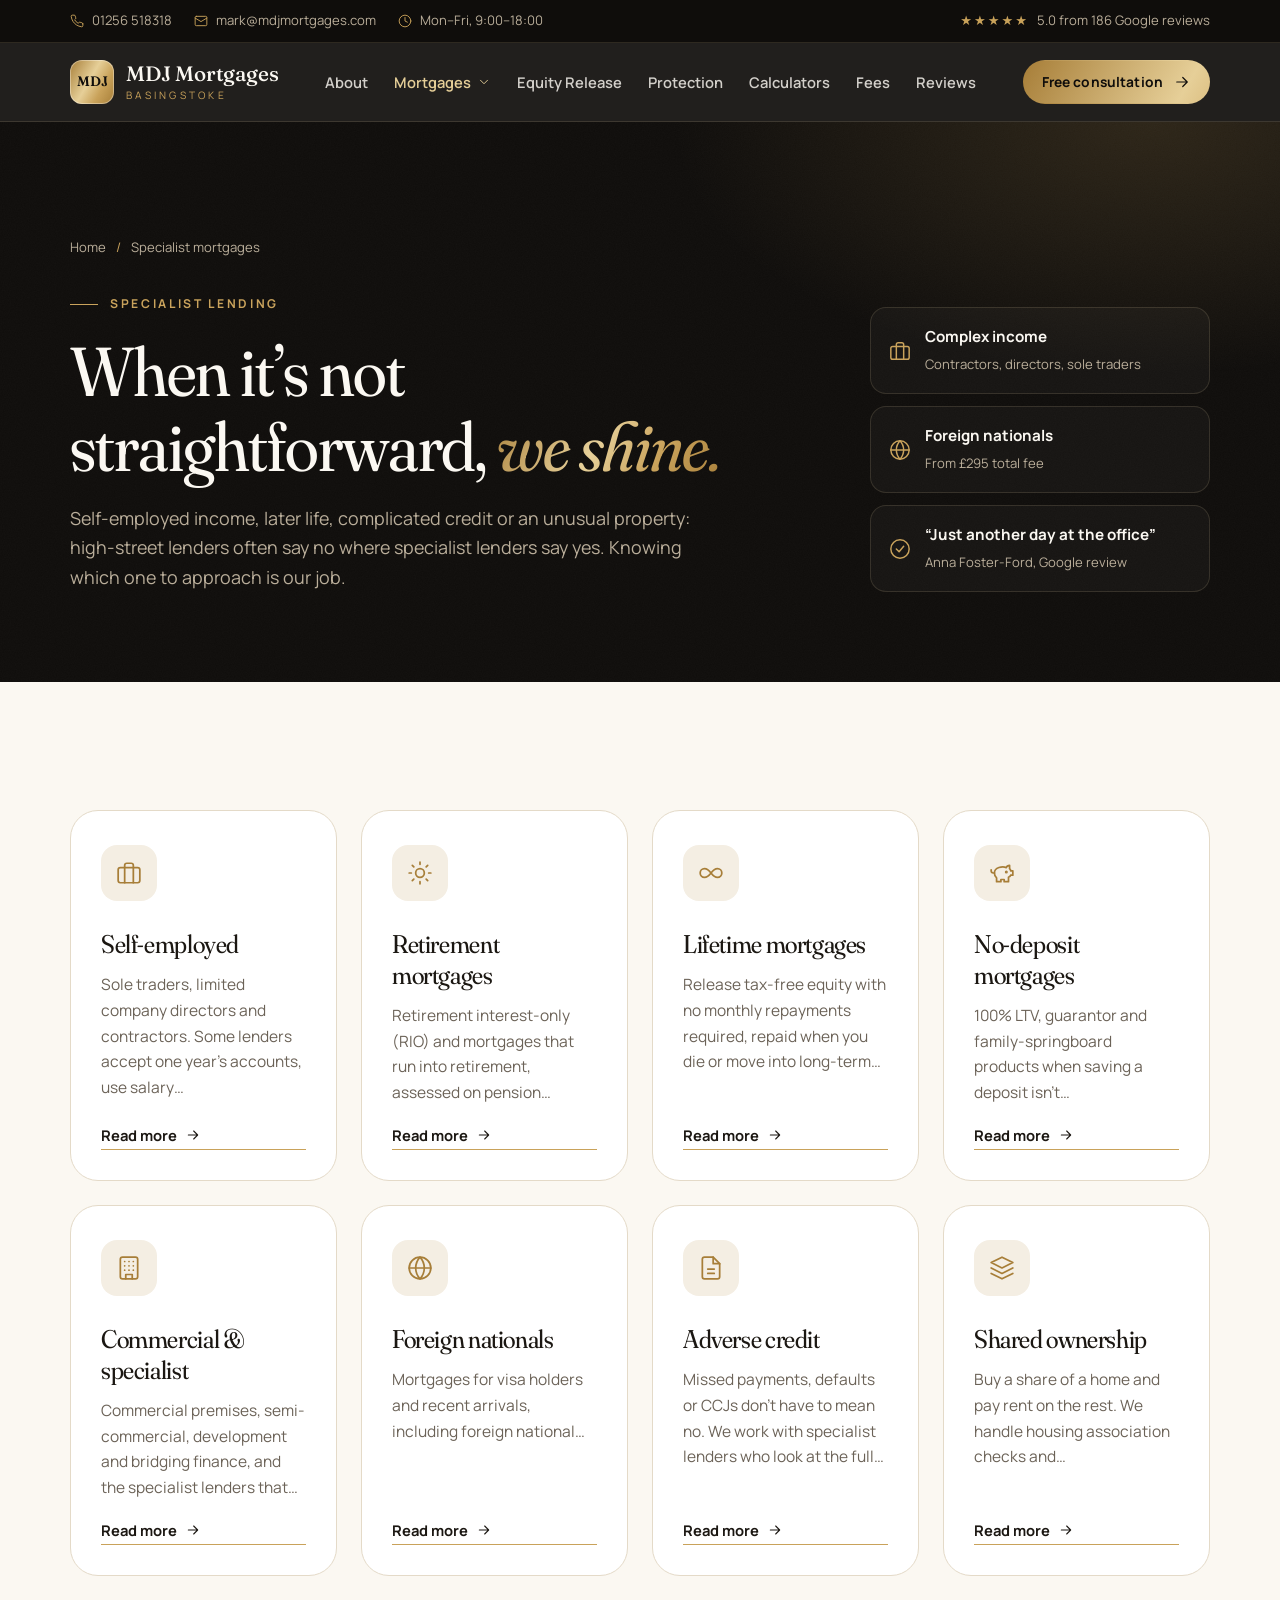
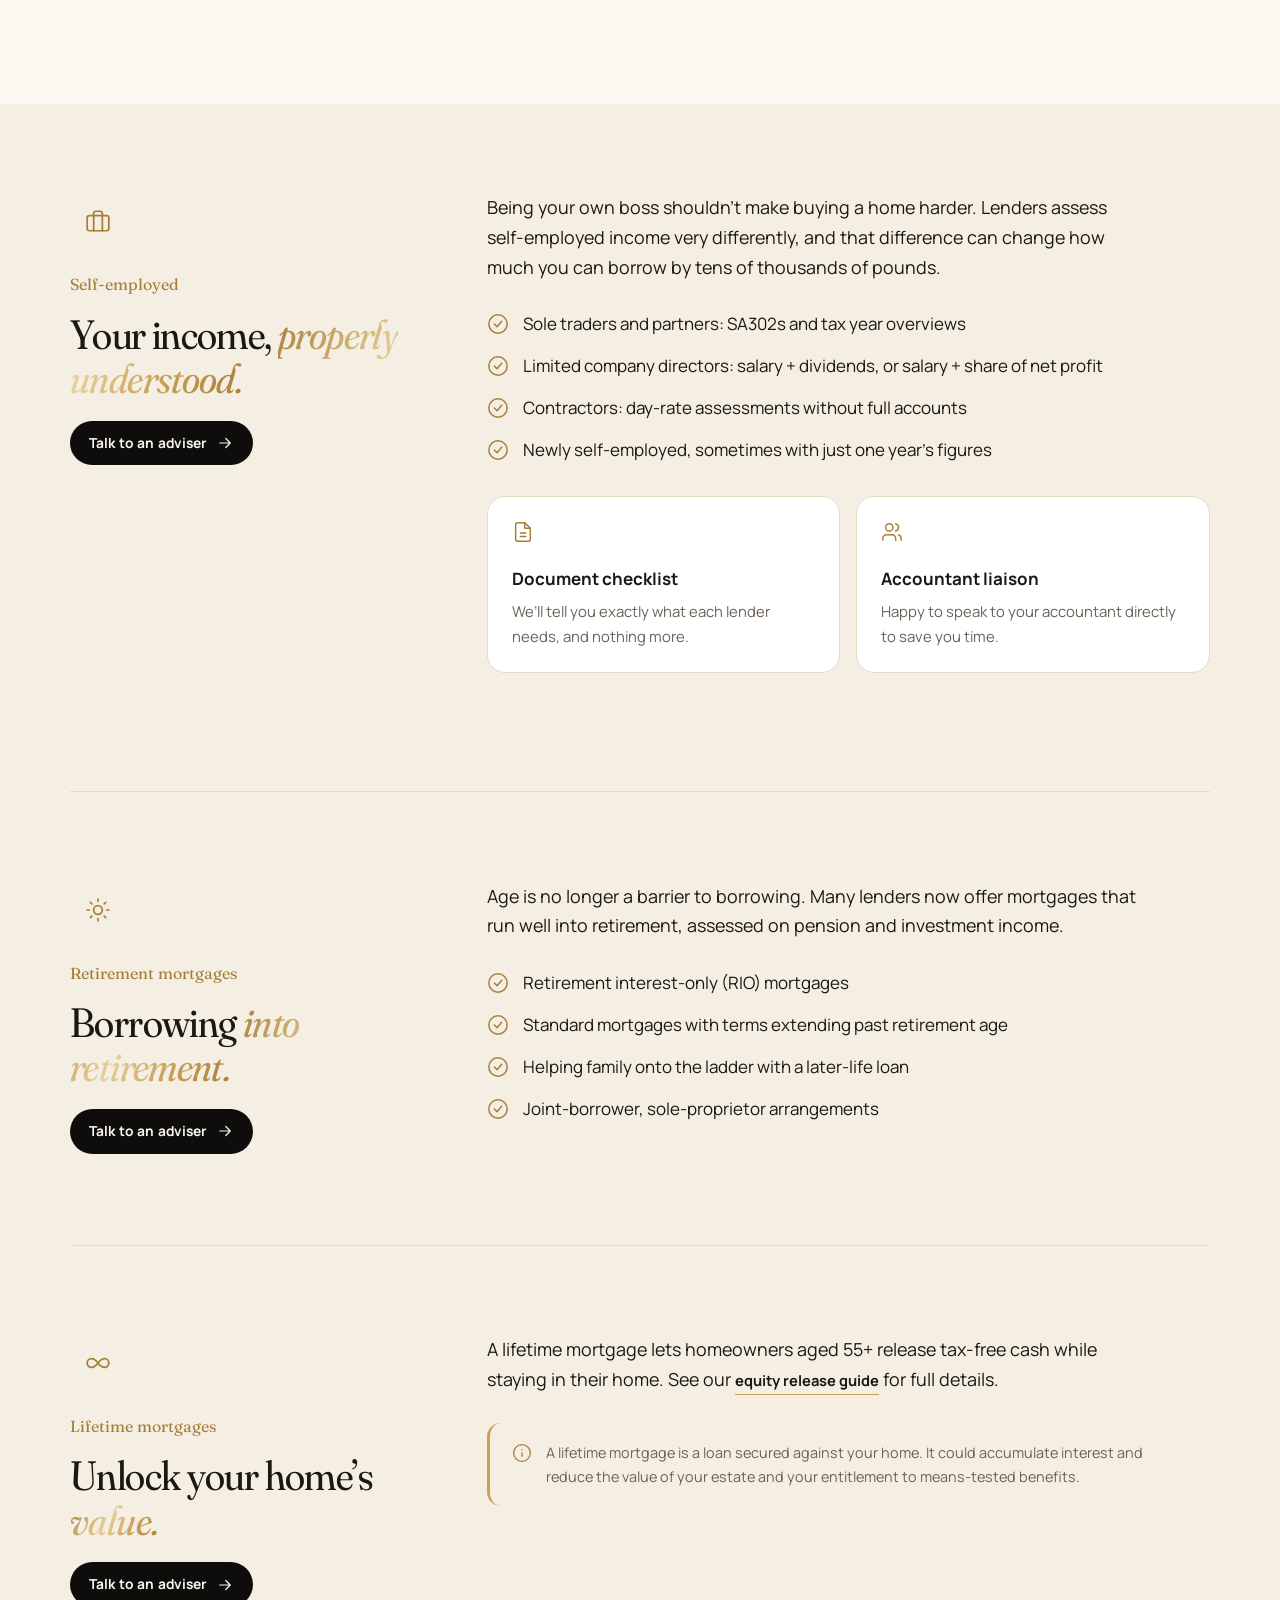
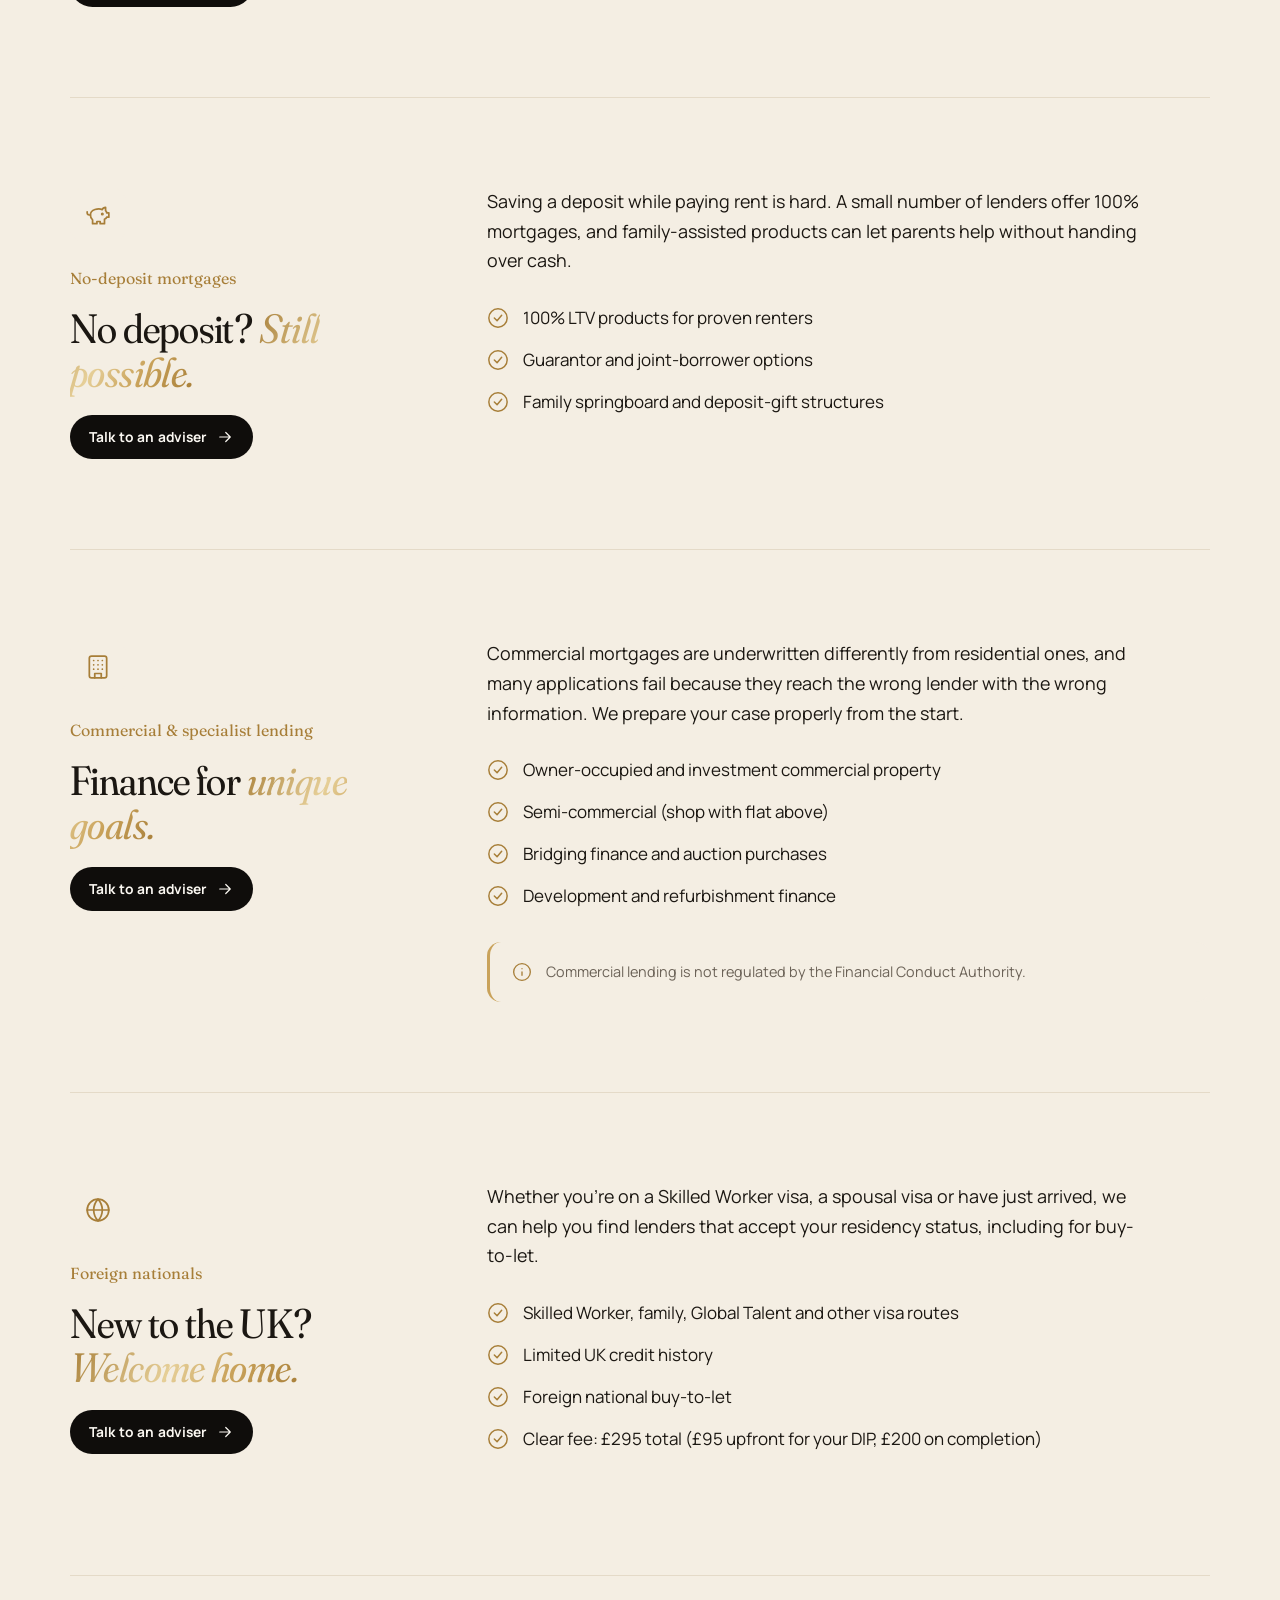
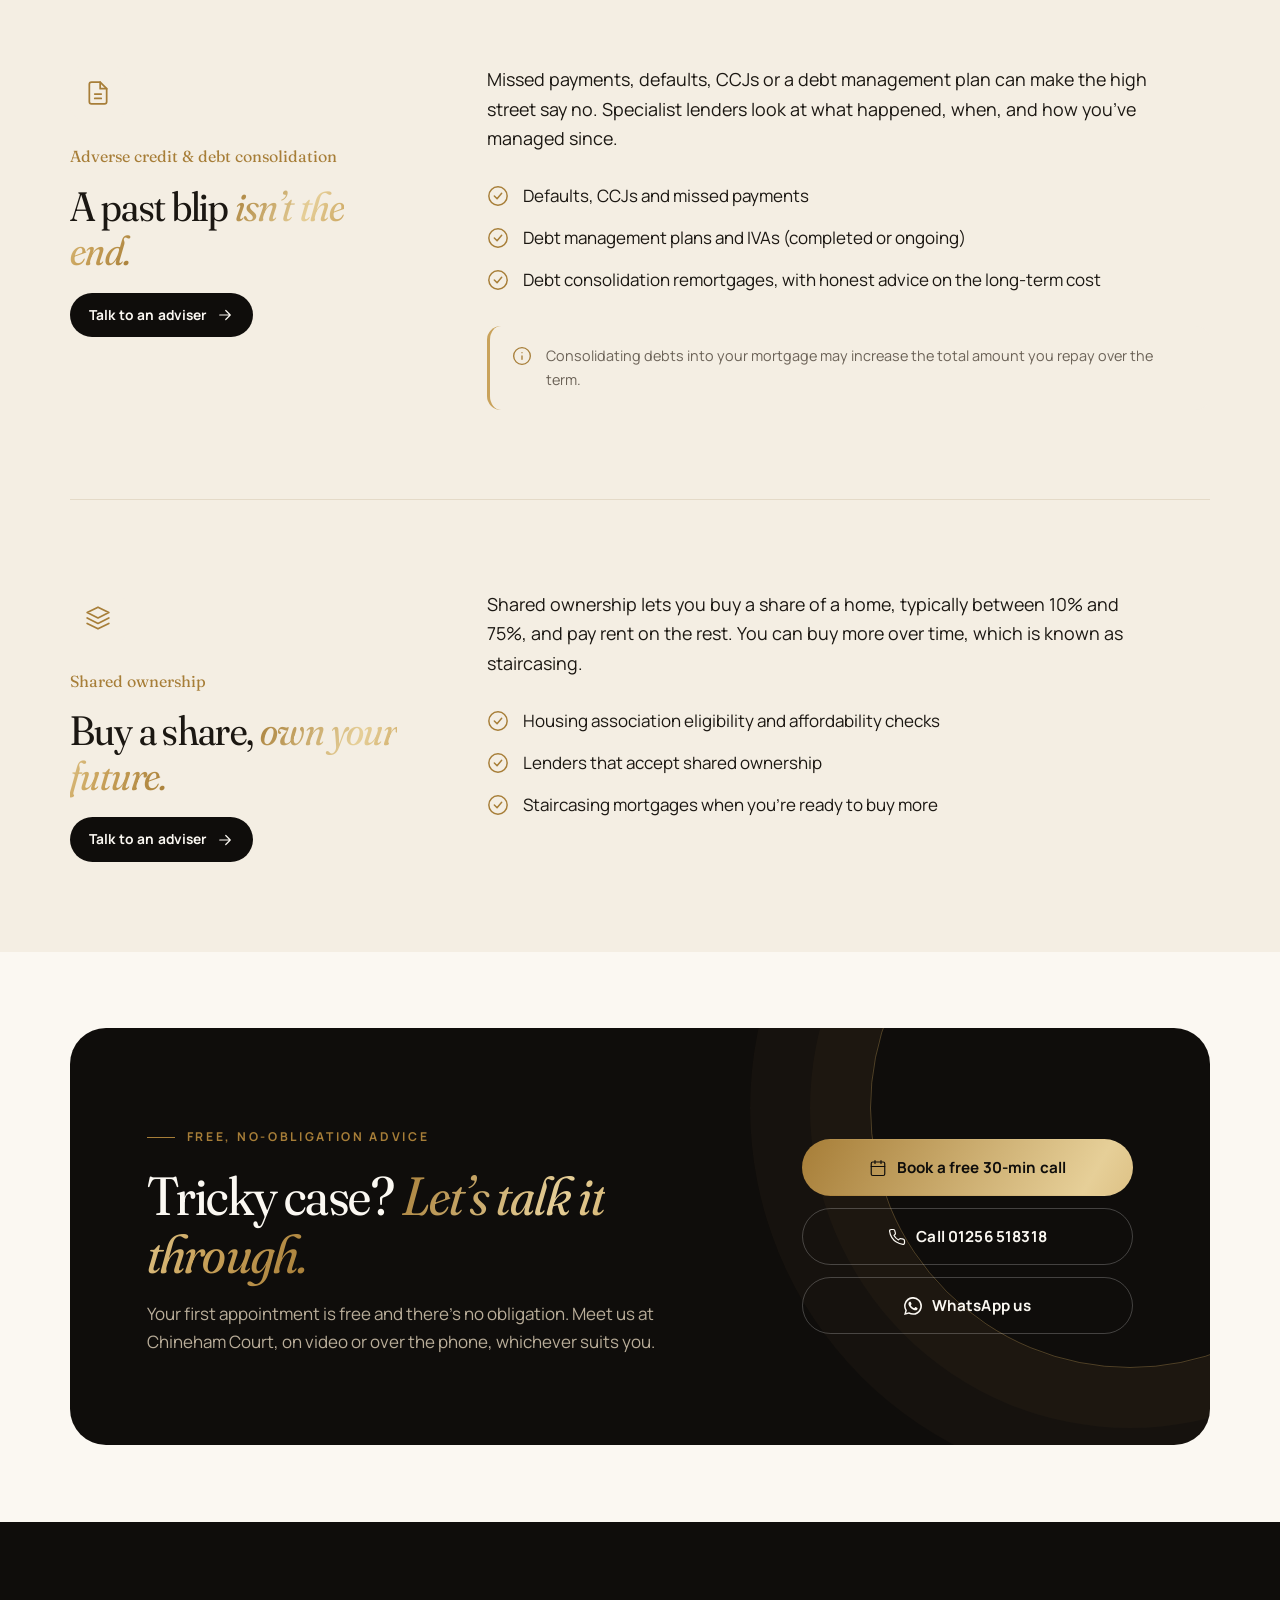
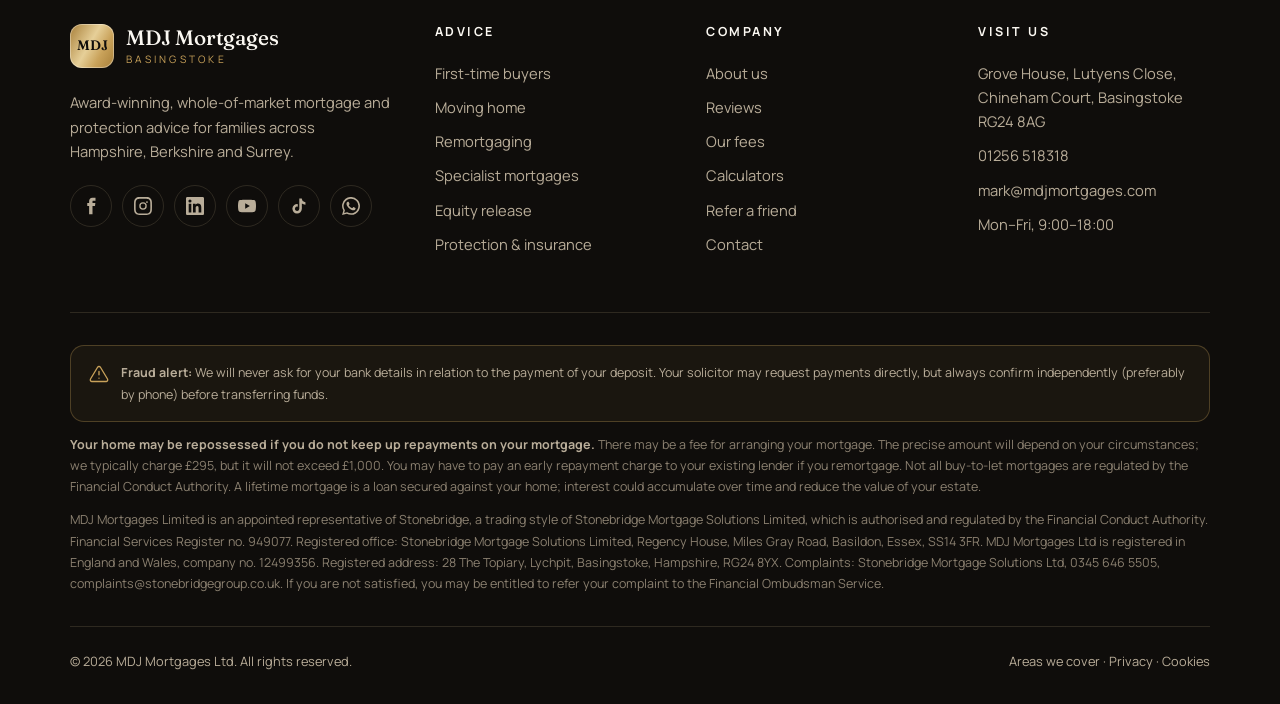
<file: specialist.html>
<!doctype html>
<html lang="en-GB">
<head>
<meta charset="utf-8">
<meta name="viewport" content="width=device-width, initial-scale=1">
<title>Specialist Mortgages | Self-Employed, Later Life & More | MDJ Mortgages</title>
<meta name="description" content="Specialist mortgage advice for self-employed, later life, adverse credit, foreign national, shared ownership and commercial borrowers in Basingstoke.">
<link rel="canonical" href="https://www.mdjmortgages.com/specialist.html">
<meta property="og:title" content="Specialist Mortgages | Self-Employed, Later Life & More | MDJ Mortgages">
<meta property="og:description" content="Specialist mortgage advice for self-employed, later life, adverse credit, foreign national, shared ownership and commercial borrowers in Basingstoke.">
<meta property="og:type" content="website">
<meta property="og:image" content="assets/img/mark.webp">
<meta name="theme-color" content="#0f0d0b">
<link rel="icon" href="data:image/svg+xml,%3Csvg xmlns='http://www.w3.org/2000/svg' viewBox='0 0 64 64'%3E%3Crect width='64' height='64' rx='16' fill='%23c9a25a'/%3E%3Ctext x='32' y='41' font-family='Georgia' font-size='22' text-anchor='middle' fill='%230f0d0b'%3EMDJ%3C/text%3E%3C/svg%3E">
<link rel="preconnect" href="https://fonts.googleapis.com">
<link rel="preconnect" href="https://fonts.gstatic.com" crossorigin>
<link href="https://fonts.googleapis.com/css2?family=Fraunces:ital,opsz,wght,SOFT@0,9..144,300..600,0..100;1,9..144,300..600,0..100&family=Manrope:wght@400;500;600;700;800&display=swap" rel="stylesheet">
<link rel="stylesheet" href="assets/css/styles.css?v=31893bf4d6">
<script type="application/ld+json">{"@context":"https://schema.org","@type":"FinancialService","name":"MDJ Mortgages Ltd","telephone":"+44 1256 518318","email":"mark@mdjmortgages.com","url":"https://www.mdjmortgages.com","address":{"@type":"PostalAddress","streetAddress":"Grove House, Lutyens Close, Chineham Court","addressLocality":"Basingstoke","postalCode":"RG24 8AG","addressCountry":"GB"},"openingHours":"Mo-Fr 09:00-18:00","areaServed":["Basingstoke","Hampshire","Berkshire","Surrey"],"aggregateRating":{"@type":"AggregateRating","ratingValue":"5.0","reviewCount":"186"}}</script>
</head>
<body>
<a class="skip-link" href="#main">Skip to content</a>
<div class="topbar"><div class="container">
  <div class="topbar-left">
    <a class="topbar-item" href="tel:+441256518318"><svg viewBox="0 0 24 24" fill="none" stroke="currentColor" stroke-width="1.6" stroke-linecap="round" stroke-linejoin="round" aria-hidden="true"><path d="M22 16.9v3a2 2 0 0 1-2.2 2 19.8 19.8 0 0 1-8.6-3.1 19.5 19.5 0 0 1-6-6A19.8 19.8 0 0 1 2.1 4.2 2 2 0 0 1 4.1 2h3a2 2 0 0 1 2 1.7c.1 1 .4 1.9.7 2.8a2 2 0 0 1-.5 2.1L8 9.9a16 16 0 0 0 6 6l1.3-1.3a2 2 0 0 1 2.1-.4c.9.3 1.8.6 2.8.7a2 2 0 0 1 1.7 2z"/></svg> 01256 518318</a>
    <a class="topbar-item hide-sm" href="mailto:mark@mdjmortgages.com"><svg viewBox="0 0 24 24" fill="none" stroke="currentColor" stroke-width="1.6" stroke-linecap="round" stroke-linejoin="round" aria-hidden="true"><rect x="2" y="4" width="20" height="16" rx="2"/><path d="m22 7-10 6L2 7"/></svg> mark@mdjmortgages.com</a>
    <span class="topbar-item hide-sm"><svg viewBox="0 0 24 24" fill="none" stroke="currentColor" stroke-width="1.6" stroke-linecap="round" stroke-linejoin="round" aria-hidden="true"><circle cx="12" cy="12" r="10"/><path d="M12 6v6l4 2"/></svg> Mon–Fri, 9:00–18:00</span>
  </div>
  <div class="topbar-right"><a class="topbar-item" href="reviews.html"><span class="stars" aria-label="5 out of 5 stars">★★★★★</span> 5.0 from 186 Google reviews</a></div>
</div></div>
<header class="header"><div class="container">
  <a class="logo" href="index.html" aria-label="MDJ Mortgages home"><span class="logo-mark">MDJ</span><span class="logo-text"><strong>MDJ Mortgages</strong><span>Basingstoke</span></span></a>
  <nav class="nav" aria-label="Main"><div class="nav-item"><a class="nav-link" href="about.html">About</a></div><div class="nav-item has-mega"><a class="nav-link" href="mortgages.html" aria-current="page" aria-haspopup="true">Mortgages <svg viewBox="0 0 24 24" fill="none" stroke="currentColor" stroke-width="1.6" stroke-linecap="round" stroke-linejoin="round" aria-hidden="true"><path d="m6 9 6 6 6-6"/></svg></a>
<div class="mega"><div class="mega-links"><a class="mega-link" href="mortgages.html#first-time-buyers"><span class="mega-icon"><svg viewBox="0 0 24 24" fill="none" stroke="currentColor" stroke-width="1.6" stroke-linecap="round" stroke-linejoin="round" aria-hidden="true"><circle cx="7.5" cy="15.5" r="5.5"/><path d="m21 2-9.6 9.6M15.5 7.5l3 3L22 7l-3-3"/></svg></span><span class="mega-text"><strong>First-time buyers</strong><small>From deposit to keys</small></span></a><a class="mega-link" href="mortgages.html#moving-home"><span class="mega-icon"><svg viewBox="0 0 24 24" fill="none" stroke="currentColor" stroke-width="1.6" stroke-linecap="round" stroke-linejoin="round" aria-hidden="true"><path d="M10 17h4V5H2v12h3M20 17h2v-3.3a1 1 0 0 0-.2-.6L18.3 9a1 1 0 0 0-.8-.4H14"/><circle cx="7.5" cy="17.5" r="2.5"/><circle cx="17.5" cy="17.5" r="2.5"/></svg></span><span class="mega-text"><strong>Moving home</strong><small>Port, borrow more or start fresh</small></span></a><a class="mega-link" href="mortgages.html#remortgage"><span class="mega-icon"><svg viewBox="0 0 24 24" fill="none" stroke="currentColor" stroke-width="1.6" stroke-linecap="round" stroke-linejoin="round" aria-hidden="true"><path d="M3 12a9 9 0 0 1 15-6.7L21 8M21 3v5h-5M21 12a9 9 0 0 1-15 6.7L3 16M3 21v-5h5"/></svg></span><span class="mega-text"><strong>Remortgaging</strong><small>Never drift onto a costly SVR</small></span></a><a class="mega-link" href="specialist.html#self-employed"><span class="mega-icon"><svg viewBox="0 0 24 24" fill="none" stroke="currentColor" stroke-width="1.6" stroke-linecap="round" stroke-linejoin="round" aria-hidden="true"><rect x="2" y="7" width="20" height="14" rx="2"/><path d="M16 21V5a2 2 0 0 0-2-2h-4a2 2 0 0 0-2 2v16"/></svg></span><span class="mega-text"><strong>Self-employed</strong><small>Directors, contractors & more</small></span></a><a class="mega-link" href="specialist.html#later-life"><span class="mega-icon"><svg viewBox="0 0 24 24" fill="none" stroke="currentColor" stroke-width="1.6" stroke-linecap="round" stroke-linejoin="round" aria-hidden="true"><circle cx="12" cy="12" r="4"/><path d="M12 2v2M12 20v2M4.9 4.9l1.4 1.4M17.7 17.7l1.4 1.4M2 12h2M20 12h2M6.3 17.7l-1.4 1.4M19.1 4.9l-1.4 1.4"/></svg></span><span class="mega-text"><strong>Later life & retirement</strong><small>Borrowing into retirement</small></span></a><a class="mega-link" href="specialist.html"><span class="mega-icon"><svg viewBox="0 0 24 24" fill="none" stroke="currentColor" stroke-width="1.6" stroke-linecap="round" stroke-linejoin="round" aria-hidden="true"><path d="m12 2 10 5-10 5L2 7z"/><path d="m2 17 10 5 10-5M2 12l10 5 10-5"/></svg></span><span class="mega-text"><strong>All specialist lending</strong><small>Commercial, visas & more</small></span></a></div><div class="mega-feature"><div><span class="eyebrow">No obligation</span><h4>Not sure where to start?</h4><p>Book a 30-minute discovery call and we’ll map out your options, with no obligation.</p></div><a class="btn btn-gold btn-sm" href="https://calendly.com/mdjmortgages/free-30-minute-discovery-meeting-clone" target="_blank" rel="noopener">Book a call <svg viewBox="0 0 24 24" fill="none" stroke="currentColor" stroke-width="1.6" stroke-linecap="round" stroke-linejoin="round" aria-hidden="true"><path d="M5 12h14M13 6l6 6-6 6"/></svg></a></div></div></div><div class="nav-item"><a class="nav-link" href="equity-release.html">Equity Release</a></div><div class="nav-item"><a class="nav-link" href="protection.html">Protection</a></div><div class="nav-item"><a class="nav-link" href="calculators.html">Calculators</a></div><div class="nav-item"><a class="nav-link" href="fees.html">Fees</a></div><div class="nav-item"><a class="nav-link" href="reviews.html">Reviews</a></div></nav>
  <div class="header-cta">
    <a class="header-phone" href="tel:+441256518318"><svg viewBox="0 0 24 24" fill="none" stroke="currentColor" stroke-width="1.6" stroke-linecap="round" stroke-linejoin="round" aria-hidden="true"><path d="M22 16.9v3a2 2 0 0 1-2.2 2 19.8 19.8 0 0 1-8.6-3.1 19.5 19.5 0 0 1-6-6A19.8 19.8 0 0 1 2.1 4.2 2 2 0 0 1 4.1 2h3a2 2 0 0 1 2 1.7c.1 1 .4 1.9.7 2.8a2 2 0 0 1-.5 2.1L8 9.9a16 16 0 0 0 6 6l1.3-1.3a2 2 0 0 1 2.1-.4c.9.3 1.8.6 2.8.7a2 2 0 0 1 1.7 2z"/></svg> 01256 518318</a>
    <a class="btn btn-gold btn-sm" href="contact.html">Free consultation <svg viewBox="0 0 24 24" fill="none" stroke="currentColor" stroke-width="1.6" stroke-linecap="round" stroke-linejoin="round" aria-hidden="true"><path d="M5 12h14M13 6l6 6-6 6"/></svg></a>
    <button class="burger" aria-label="Open menu" aria-controls="drawer"><svg viewBox="0 0 24 24" fill="none" stroke="currentColor" stroke-width="1.6" stroke-linecap="round" stroke-linejoin="round" aria-hidden="true"><path d="M4 7h16M4 12h16M4 17h10"/></svg></button>
  </div>
</div></header>
<div class="drawer" id="drawer" aria-label="Menu">
  <div class="drawer-backdrop"></div>
  <div class="drawer-panel" role="dialog" aria-modal="true" aria-label="Site menu">
    <div class="drawer-head"><a class="logo" href="index.html"><span class="logo-mark">MDJ</span><span class="logo-text"><strong>MDJ Mortgages</strong><span>Basingstoke</span></span></a><button class="burger drawer-close" style="display:grid" aria-label="Close menu"><svg viewBox="0 0 24 24" fill="none" stroke="currentColor" stroke-width="1.6" stroke-linecap="round" stroke-linejoin="round" aria-hidden="true"><path d="M18 6 6 18M6 6l12 12"/></svg></button></div>
    <nav class="drawer-nav"><a href="index.html">Home <svg viewBox="0 0 24 24" fill="none" stroke="currentColor" stroke-width="1.6" stroke-linecap="round" stroke-linejoin="round" aria-hidden="true"><path d="M5 12h14M13 6l6 6-6 6"/></svg></a><a href="about.html">About <svg viewBox="0 0 24 24" fill="none" stroke="currentColor" stroke-width="1.6" stroke-linecap="round" stroke-linejoin="round" aria-hidden="true"><path d="M5 12h14M13 6l6 6-6 6"/></svg></a><a href="mortgages.html">Mortgages <svg viewBox="0 0 24 24" fill="none" stroke="currentColor" stroke-width="1.6" stroke-linecap="round" stroke-linejoin="round" aria-hidden="true"><path d="M5 12h14M13 6l6 6-6 6"/></svg></a><a class="sub" href="mortgages.html#first-time-buyers">First-time buyers</a><a class="sub" href="mortgages.html#moving-home">Moving home</a><a class="sub" href="mortgages.html#remortgage">Remortgaging</a><a class="sub" href="specialist.html#self-employed">Self-employed</a><a class="sub" href="specialist.html#later-life">Later life & retirement</a><a class="sub" href="specialist.html">All specialist lending</a><a href="equity-release.html">Equity Release <svg viewBox="0 0 24 24" fill="none" stroke="currentColor" stroke-width="1.6" stroke-linecap="round" stroke-linejoin="round" aria-hidden="true"><path d="M5 12h14M13 6l6 6-6 6"/></svg></a><a href="protection.html">Protection <svg viewBox="0 0 24 24" fill="none" stroke="currentColor" stroke-width="1.6" stroke-linecap="round" stroke-linejoin="round" aria-hidden="true"><path d="M5 12h14M13 6l6 6-6 6"/></svg></a><a href="calculators.html">Calculators <svg viewBox="0 0 24 24" fill="none" stroke="currentColor" stroke-width="1.6" stroke-linecap="round" stroke-linejoin="round" aria-hidden="true"><path d="M5 12h14M13 6l6 6-6 6"/></svg></a><a href="fees.html">Fees <svg viewBox="0 0 24 24" fill="none" stroke="currentColor" stroke-width="1.6" stroke-linecap="round" stroke-linejoin="round" aria-hidden="true"><path d="M5 12h14M13 6l6 6-6 6"/></svg></a><a href="reviews.html">Reviews <svg viewBox="0 0 24 24" fill="none" stroke="currentColor" stroke-width="1.6" stroke-linecap="round" stroke-linejoin="round" aria-hidden="true"><path d="M5 12h14M13 6l6 6-6 6"/></svg></a><a href="areas.html">Areas we cover <svg viewBox="0 0 24 24" fill="none" stroke="currentColor" stroke-width="1.6" stroke-linecap="round" stroke-linejoin="round" aria-hidden="true"><path d="M5 12h14M13 6l6 6-6 6"/></svg></a><a href="contact.html">Contact <svg viewBox="0 0 24 24" fill="none" stroke="currentColor" stroke-width="1.6" stroke-linecap="round" stroke-linejoin="round" aria-hidden="true"><path d="M5 12h14M13 6l6 6-6 6"/></svg></a></nav>
    <div class="drawer-foot">
      <a class="btn btn-gold btn-block" href="https://calendly.com/mdjmortgages/free-30-minute-discovery-meeting-clone" target="_blank" rel="noopener">Book a free call <svg viewBox="0 0 24 24" fill="none" stroke="currentColor" stroke-width="1.6" stroke-linecap="round" stroke-linejoin="round" aria-hidden="true"><path d="M5 12h14M13 6l6 6-6 6"/></svg></a>
      <a class="btn btn-ghost btn-block" style="color:var(--paper);border-color:rgba(255,255,255,.2)" href="tel:+441256518318"><svg viewBox="0 0 24 24" fill="none" stroke="currentColor" stroke-width="1.6" stroke-linecap="round" stroke-linejoin="round" aria-hidden="true"><path d="M22 16.9v3a2 2 0 0 1-2.2 2 19.8 19.8 0 0 1-8.6-3.1 19.5 19.5 0 0 1-6-6A19.8 19.8 0 0 1 2.1 4.2 2 2 0 0 1 4.1 2h3a2 2 0 0 1 2 1.7c.1 1 .4 1.9.7 2.8a2 2 0 0 1-.5 2.1L8 9.9a16 16 0 0 0 6 6l1.3-1.3a2 2 0 0 1 2.1-.4c.9.3 1.8.6 2.8.7a2 2 0 0 1 1.7 2z"/></svg> 01256 518318</a>
    </div>
  </div>
</div>
<main id="main">

<section class="page-hero dark grain"><div class="container">
  <div>
    <nav class="breadcrumb" aria-label="Breadcrumb"><a href="index.html">Home</a><span aria-hidden="true">/</span><span>Specialist mortgages</span></nav>
    <span class="eyebrow">Specialist lending</span>
    <h1 class="reveal">When it’s not straightforward, <em class='gold'>we shine.</em></h1>
    <p class="lead reveal reveal-d1">Self-employed income, later life, complicated credit or an unusual property: high-street lenders often say no where specialist lenders say yes. Knowing which one to approach is our job.</p>
  </div>
  <div class="page-hero-aside"><div class="hero-chip reveal reveal-d1"><svg viewBox="0 0 24 24" fill="none" stroke="currentColor" stroke-width="1.6" stroke-linecap="round" stroke-linejoin="round" aria-hidden="true"><rect x="2" y="7" width="20" height="14" rx="2"/><path d="M16 21V5a2 2 0 0 0-2-2h-4a2 2 0 0 0-2 2v16"/></svg><div><strong>Complex income</strong><span>Contractors, directors, sole traders</span></div></div><div class="hero-chip reveal reveal-d2"><svg viewBox="0 0 24 24" fill="none" stroke="currentColor" stroke-width="1.6" stroke-linecap="round" stroke-linejoin="round" aria-hidden="true"><circle cx="12" cy="12" r="10"/><path d="M2 12h20M12 2a15.3 15.3 0 0 1 4 10 15.3 15.3 0 0 1-4 10 15.3 15.3 0 0 1-4-10 15.3 15.3 0 0 1 4-10z"/></svg><div><strong>Foreign nationals</strong><span>From £295 total fee</span></div></div><div class="hero-chip reveal reveal-d3"><svg viewBox="0 0 24 24" fill="none" stroke="currentColor" stroke-width="1.6" stroke-linecap="round" stroke-linejoin="round" aria-hidden="true"><circle cx="12" cy="12" r="10"/><path d="m8 12 3 3 5-6"/></svg><div><strong>“Just another day at the office”</strong><span>Anna Foster-Ford, Google review</span></div></div></div>
</div></section>
<section class="section"><div class="container"><div class="grid grid-4"><a class="service-card reveal reveal-d1" href="#self-employed" style="min-height:260px"><div class="card-icon"><svg viewBox="0 0 24 24" fill="none" stroke="currentColor" stroke-width="1.6" stroke-linecap="round" stroke-linejoin="round" aria-hidden="true"><rect x="2" y="7" width="20" height="14" rx="2"/><path d="M16 21V5a2 2 0 0 0-2-2h-4a2 2 0 0 0-2 2v16"/></svg></div><h3>Self-employed</h3><p>Sole traders, limited company directors and contractors. Some lenders accept one year’s accounts, use salary…</p><span class="link-arrow">Read more <svg viewBox="0 0 24 24" fill="none" stroke="currentColor" stroke-width="1.6" stroke-linecap="round" stroke-linejoin="round" aria-hidden="true"><path d="M5 12h14M13 6l6 6-6 6"/></svg></span></a><a class="service-card reveal reveal-d2" href="#later-life" style="min-height:260px"><div class="card-icon"><svg viewBox="0 0 24 24" fill="none" stroke="currentColor" stroke-width="1.6" stroke-linecap="round" stroke-linejoin="round" aria-hidden="true"><circle cx="12" cy="12" r="4"/><path d="M12 2v2M12 20v2M4.9 4.9l1.4 1.4M17.7 17.7l1.4 1.4M2 12h2M20 12h2M6.3 17.7l-1.4 1.4M19.1 4.9l-1.4 1.4"/></svg></div><h3>Retirement mortgages</h3><p>Retirement interest-only (RIO) and mortgages that run into retirement, assessed on pension…</p><span class="link-arrow">Read more <svg viewBox="0 0 24 24" fill="none" stroke="currentColor" stroke-width="1.6" stroke-linecap="round" stroke-linejoin="round" aria-hidden="true"><path d="M5 12h14M13 6l6 6-6 6"/></svg></span></a><a class="service-card reveal reveal-d3" href="#lifetime" style="min-height:260px"><div class="card-icon"><svg viewBox="0 0 24 24" fill="none" stroke="currentColor" stroke-width="1.6" stroke-linecap="round" stroke-linejoin="round" aria-hidden="true"><path d="M12 12c-2-2.7-4-4-6-4a4 4 0 0 0 0 8c2 0 4-1.3 6-4Zm0 0c2 2.7 4 4 6 4a4 4 0 0 0 0-8c-2 0-4 1.3-6 4Z"/></svg></div><h3>Lifetime mortgages</h3><p>Release tax-free equity with no monthly repayments required, repaid when you die or move into long-term…</p><span class="link-arrow">Read more <svg viewBox="0 0 24 24" fill="none" stroke="currentColor" stroke-width="1.6" stroke-linecap="round" stroke-linejoin="round" aria-hidden="true"><path d="M5 12h14M13 6l6 6-6 6"/></svg></span></a><a class="service-card reveal reveal-d4" href="#no-deposit" style="min-height:260px"><div class="card-icon"><svg viewBox="0 0 24 24" fill="none" stroke="currentColor" stroke-width="1.6" stroke-linecap="round" stroke-linejoin="round" aria-hidden="true"><path d="M19 5c-1.5 0-2.8 1.4-3 2-3.5-1.5-11-.3-11 5 0 1.8 0 3 2 4.5V20h4v-2h3v2h4v-4c1-.5 1.7-1 2-2h2v-4h-2c0-1-.5-1.5-1-2V5z"/><path d="M2 9v1c0 1.1.9 2 2 2h1"/><circle cx="16" cy="11" r=".6" fill="currentColor"/></svg></div><h3>No-deposit mortgages</h3><p>100% LTV, guarantor and family-springboard products when saving a deposit isn’t…</p><span class="link-arrow">Read more <svg viewBox="0 0 24 24" fill="none" stroke="currentColor" stroke-width="1.6" stroke-linecap="round" stroke-linejoin="round" aria-hidden="true"><path d="M5 12h14M13 6l6 6-6 6"/></svg></span></a><a class="service-card reveal reveal-d1" href="#commercial" style="min-height:260px"><div class="card-icon"><svg viewBox="0 0 24 24" fill="none" stroke="currentColor" stroke-width="1.6" stroke-linecap="round" stroke-linejoin="round" aria-hidden="true"><rect x="4" y="2" width="16" height="20" rx="2"/><path d="M9 22v-4h6v4M8 6h.01M16 6h.01M12 6h.01M12 10h.01M12 14h.01M16 10h.01M16 14h.01M8 10h.01M8 14h.01"/></svg></div><h3>Commercial & specialist</h3><p>Commercial premises, semi-commercial, development and bridging finance, and the specialist lenders that…</p><span class="link-arrow">Read more <svg viewBox="0 0 24 24" fill="none" stroke="currentColor" stroke-width="1.6" stroke-linecap="round" stroke-linejoin="round" aria-hidden="true"><path d="M5 12h14M13 6l6 6-6 6"/></svg></span></a><a class="service-card reveal reveal-d2" href="#foreign-national" style="min-height:260px"><div class="card-icon"><svg viewBox="0 0 24 24" fill="none" stroke="currentColor" stroke-width="1.6" stroke-linecap="round" stroke-linejoin="round" aria-hidden="true"><circle cx="12" cy="12" r="10"/><path d="M2 12h20M12 2a15.3 15.3 0 0 1 4 10 15.3 15.3 0 0 1-4 10 15.3 15.3 0 0 1-4-10 15.3 15.3 0 0 1 4-10z"/></svg></div><h3>Foreign nationals</h3><p>Mortgages for visa holders and recent arrivals, including foreign national…</p><span class="link-arrow">Read more <svg viewBox="0 0 24 24" fill="none" stroke="currentColor" stroke-width="1.6" stroke-linecap="round" stroke-linejoin="round" aria-hidden="true"><path d="M5 12h14M13 6l6 6-6 6"/></svg></span></a><a class="service-card reveal reveal-d3" href="#adverse" style="min-height:260px"><div class="card-icon"><svg viewBox="0 0 24 24" fill="none" stroke="currentColor" stroke-width="1.6" stroke-linecap="round" stroke-linejoin="round" aria-hidden="true"><path d="M14 2H6a2 2 0 0 0-2 2v16a2 2 0 0 0 2 2h12a2 2 0 0 0 2-2V8z"/><path d="M14 2v6h6M9 13h6M9 17h6"/></svg></div><h3>Adverse credit</h3><p>Missed payments, defaults or CCJs don’t have to mean no. We work with specialist lenders who look at the full…</p><span class="link-arrow">Read more <svg viewBox="0 0 24 24" fill="none" stroke="currentColor" stroke-width="1.6" stroke-linecap="round" stroke-linejoin="round" aria-hidden="true"><path d="M5 12h14M13 6l6 6-6 6"/></svg></span></a><a class="service-card reveal reveal-d4" href="#shared-ownership" style="min-height:260px"><div class="card-icon"><svg viewBox="0 0 24 24" fill="none" stroke="currentColor" stroke-width="1.6" stroke-linecap="round" stroke-linejoin="round" aria-hidden="true"><path d="m12 2 10 5-10 5L2 7z"/><path d="m2 17 10 5 10-5M2 12l10 5 10-5"/></svg></div><h3>Shared ownership</h3><p>Buy a share of a home and pay rent on the rest. We handle housing association checks and…</p><span class="link-arrow">Read more <svg viewBox="0 0 24 24" fill="none" stroke="currentColor" stroke-width="1.6" stroke-linecap="round" stroke-linejoin="round" aria-hidden="true"><path d="M5 12h14M13 6l6 6-6 6"/></svg></span></a></div></div></section>
<section class="ivory"><div class="container">
<article class="detail" id="self-employed">
  <div class="detail-side reveal"><div class="card-icon"><svg viewBox="0 0 24 24" fill="none" stroke="currentColor" stroke-width="1.6" stroke-linecap="round" stroke-linejoin="round" aria-hidden="true"><rect x="2" y="7" width="20" height="14" rx="2"/><path d="M16 21V5a2 2 0 0 0-2-2h-4a2 2 0 0 0-2 2v16"/></svg></div><span class="kicker">Self-employed</span><h2>Your income, <em class='gold'>properly understood.</em></h2>
    <a class="btn btn-sm" href="contact.html">Talk to an adviser <svg viewBox="0 0 24 24" fill="none" stroke="currentColor" stroke-width="1.6" stroke-linecap="round" stroke-linejoin="round" aria-hidden="true"><path d="M5 12h14M13 6l6 6-6 6"/></svg></a></div>
  <div class="detail-body reveal reveal-d1"><p class="lead">Being your own boss shouldn’t make buying a home harder. Lenders assess self-employed income very differently, and that difference can change how much you can borrow by tens of thousands of pounds.</p><ul class="checklist"><li><svg viewBox="0 0 24 24" fill="none" stroke="currentColor" stroke-width="1.6" stroke-linecap="round" stroke-linejoin="round" aria-hidden="true"><circle cx="12" cy="12" r="10"/><path d="m8 12 3 3 5-6"/></svg><span>Sole traders and partners: SA302s and tax year overviews</span></li><li><svg viewBox="0 0 24 24" fill="none" stroke="currentColor" stroke-width="1.6" stroke-linecap="round" stroke-linejoin="round" aria-hidden="true"><circle cx="12" cy="12" r="10"/><path d="m8 12 3 3 5-6"/></svg><span>Limited company directors: salary + dividends, or salary + share of net profit</span></li><li><svg viewBox="0 0 24 24" fill="none" stroke="currentColor" stroke-width="1.6" stroke-linecap="round" stroke-linejoin="round" aria-hidden="true"><circle cx="12" cy="12" r="10"/><path d="m8 12 3 3 5-6"/></svg><span>Contractors: day-rate assessments without full accounts</span></li><li><svg viewBox="0 0 24 24" fill="none" stroke="currentColor" stroke-width="1.6" stroke-linecap="round" stroke-linejoin="round" aria-hidden="true"><circle cx="12" cy="12" r="10"/><path d="m8 12 3 3 5-6"/></svg><span>Newly self-employed, sometimes with just one year’s figures</span></li></ul><div class="info-grid"><div class="info"><svg viewBox="0 0 24 24" fill="none" stroke="currentColor" stroke-width="1.6" stroke-linecap="round" stroke-linejoin="round" aria-hidden="true"><path d="M14 2H6a2 2 0 0 0-2 2v16a2 2 0 0 0 2 2h12a2 2 0 0 0 2-2V8z"/><path d="M14 2v6h6M9 13h6M9 17h6"/></svg><strong>Document checklist</strong><p>We’ll tell you exactly what each lender needs, and nothing more.</p></div><div class="info"><svg viewBox="0 0 24 24" fill="none" stroke="currentColor" stroke-width="1.6" stroke-linecap="round" stroke-linejoin="round" aria-hidden="true"><path d="M16 21v-2a4 4 0 0 0-4-4H6a4 4 0 0 0-4 4v2"/><circle cx="9" cy="7" r="4"/><path d="M22 21v-2a4 4 0 0 0-3-3.9M16 3.1a4 4 0 0 1 0 7.8"/></svg><strong>Accountant liaison</strong><p>Happy to speak to your accountant directly to save you time.</p></div></div></div>
</article>
<article class="detail" id="later-life">
  <div class="detail-side reveal"><div class="card-icon"><svg viewBox="0 0 24 24" fill="none" stroke="currentColor" stroke-width="1.6" stroke-linecap="round" stroke-linejoin="round" aria-hidden="true"><circle cx="12" cy="12" r="4"/><path d="M12 2v2M12 20v2M4.9 4.9l1.4 1.4M17.7 17.7l1.4 1.4M2 12h2M20 12h2M6.3 17.7l-1.4 1.4M19.1 4.9l-1.4 1.4"/></svg></div><span class="kicker">Retirement mortgages</span><h2>Borrowing <em class='gold'>into retirement.</em></h2>
    <a class="btn btn-sm" href="contact.html">Talk to an adviser <svg viewBox="0 0 24 24" fill="none" stroke="currentColor" stroke-width="1.6" stroke-linecap="round" stroke-linejoin="round" aria-hidden="true"><path d="M5 12h14M13 6l6 6-6 6"/></svg></a></div>
  <div class="detail-body reveal reveal-d1"><p class="lead">Age is no longer a barrier to borrowing. Many lenders now offer mortgages that run well into retirement, assessed on pension and investment income.</p><ul class="checklist"><li><svg viewBox="0 0 24 24" fill="none" stroke="currentColor" stroke-width="1.6" stroke-linecap="round" stroke-linejoin="round" aria-hidden="true"><circle cx="12" cy="12" r="10"/><path d="m8 12 3 3 5-6"/></svg><span>Retirement interest-only (RIO) mortgages</span></li><li><svg viewBox="0 0 24 24" fill="none" stroke="currentColor" stroke-width="1.6" stroke-linecap="round" stroke-linejoin="round" aria-hidden="true"><circle cx="12" cy="12" r="10"/><path d="m8 12 3 3 5-6"/></svg><span>Standard mortgages with terms extending past retirement age</span></li><li><svg viewBox="0 0 24 24" fill="none" stroke="currentColor" stroke-width="1.6" stroke-linecap="round" stroke-linejoin="round" aria-hidden="true"><circle cx="12" cy="12" r="10"/><path d="m8 12 3 3 5-6"/></svg><span>Helping family onto the ladder with a later-life loan</span></li><li><svg viewBox="0 0 24 24" fill="none" stroke="currentColor" stroke-width="1.6" stroke-linecap="round" stroke-linejoin="round" aria-hidden="true"><circle cx="12" cy="12" r="10"/><path d="m8 12 3 3 5-6"/></svg><span>Joint-borrower, sole-proprietor arrangements</span></li></ul></div>
</article>
<article class="detail" id="lifetime">
  <div class="detail-side reveal"><div class="card-icon"><svg viewBox="0 0 24 24" fill="none" stroke="currentColor" stroke-width="1.6" stroke-linecap="round" stroke-linejoin="round" aria-hidden="true"><path d="M12 12c-2-2.7-4-4-6-4a4 4 0 0 0 0 8c2 0 4-1.3 6-4Zm0 0c2 2.7 4 4 6 4a4 4 0 0 0 0-8c-2 0-4 1.3-6 4Z"/></svg></div><span class="kicker">Lifetime mortgages</span><h2>Unlock your home’s <em class='gold'>value.</em></h2>
    <a class="btn btn-sm" href="contact.html">Talk to an adviser <svg viewBox="0 0 24 24" fill="none" stroke="currentColor" stroke-width="1.6" stroke-linecap="round" stroke-linejoin="round" aria-hidden="true"><path d="M5 12h14M13 6l6 6-6 6"/></svg></a></div>
  <div class="detail-body reveal reveal-d1"><p class="lead">A lifetime mortgage lets homeowners aged 55+ release tax-free cash while staying in their home. See our <a class='link-arrow' href='equity-release.html'>equity release guide</a> for full details.</p><div class="notice"><svg viewBox="0 0 24 24" fill="none" stroke="currentColor" stroke-width="1.6" stroke-linecap="round" stroke-linejoin="round" aria-hidden="true"><circle cx="12" cy="12" r="10"/><path d="M12 16v-4M12 8h.01"/></svg><span>A lifetime mortgage is a loan secured against your home. It could accumulate interest and reduce the value of your estate and your entitlement to means-tested benefits.</span></div></div>
</article>
<article class="detail" id="no-deposit">
  <div class="detail-side reveal"><div class="card-icon"><svg viewBox="0 0 24 24" fill="none" stroke="currentColor" stroke-width="1.6" stroke-linecap="round" stroke-linejoin="round" aria-hidden="true"><path d="M19 5c-1.5 0-2.8 1.4-3 2-3.5-1.5-11-.3-11 5 0 1.8 0 3 2 4.5V20h4v-2h3v2h4v-4c1-.5 1.7-1 2-2h2v-4h-2c0-1-.5-1.5-1-2V5z"/><path d="M2 9v1c0 1.1.9 2 2 2h1"/><circle cx="16" cy="11" r=".6" fill="currentColor"/></svg></div><span class="kicker">No-deposit mortgages</span><h2>No deposit? <em class='gold'>Still possible.</em></h2>
    <a class="btn btn-sm" href="contact.html">Talk to an adviser <svg viewBox="0 0 24 24" fill="none" stroke="currentColor" stroke-width="1.6" stroke-linecap="round" stroke-linejoin="round" aria-hidden="true"><path d="M5 12h14M13 6l6 6-6 6"/></svg></a></div>
  <div class="detail-body reveal reveal-d1"><p class="lead">Saving a deposit while paying rent is hard. A small number of lenders offer 100% mortgages, and family-assisted products can let parents help without handing over cash.</p><ul class="checklist"><li><svg viewBox="0 0 24 24" fill="none" stroke="currentColor" stroke-width="1.6" stroke-linecap="round" stroke-linejoin="round" aria-hidden="true"><circle cx="12" cy="12" r="10"/><path d="m8 12 3 3 5-6"/></svg><span>100% LTV products for proven renters</span></li><li><svg viewBox="0 0 24 24" fill="none" stroke="currentColor" stroke-width="1.6" stroke-linecap="round" stroke-linejoin="round" aria-hidden="true"><circle cx="12" cy="12" r="10"/><path d="m8 12 3 3 5-6"/></svg><span>Guarantor and joint-borrower options</span></li><li><svg viewBox="0 0 24 24" fill="none" stroke="currentColor" stroke-width="1.6" stroke-linecap="round" stroke-linejoin="round" aria-hidden="true"><circle cx="12" cy="12" r="10"/><path d="m8 12 3 3 5-6"/></svg><span>Family springboard and deposit-gift structures</span></li></ul></div>
</article>
<article class="detail" id="commercial">
  <div class="detail-side reveal"><div class="card-icon"><svg viewBox="0 0 24 24" fill="none" stroke="currentColor" stroke-width="1.6" stroke-linecap="round" stroke-linejoin="round" aria-hidden="true"><rect x="4" y="2" width="16" height="20" rx="2"/><path d="M9 22v-4h6v4M8 6h.01M16 6h.01M12 6h.01M12 10h.01M12 14h.01M16 10h.01M16 14h.01M8 10h.01M8 14h.01"/></svg></div><span class="kicker">Commercial & specialist lending</span><h2>Finance for <em class='gold'>unique goals.</em></h2>
    <a class="btn btn-sm" href="contact.html">Talk to an adviser <svg viewBox="0 0 24 24" fill="none" stroke="currentColor" stroke-width="1.6" stroke-linecap="round" stroke-linejoin="round" aria-hidden="true"><path d="M5 12h14M13 6l6 6-6 6"/></svg></a></div>
  <div class="detail-body reveal reveal-d1"><p class="lead">Commercial mortgages are underwritten differently from residential ones, and many applications fail because they reach the wrong lender with the wrong information. We prepare your case properly from the start.</p><ul class="checklist"><li><svg viewBox="0 0 24 24" fill="none" stroke="currentColor" stroke-width="1.6" stroke-linecap="round" stroke-linejoin="round" aria-hidden="true"><circle cx="12" cy="12" r="10"/><path d="m8 12 3 3 5-6"/></svg><span>Owner-occupied and investment commercial property</span></li><li><svg viewBox="0 0 24 24" fill="none" stroke="currentColor" stroke-width="1.6" stroke-linecap="round" stroke-linejoin="round" aria-hidden="true"><circle cx="12" cy="12" r="10"/><path d="m8 12 3 3 5-6"/></svg><span>Semi-commercial (shop with flat above)</span></li><li><svg viewBox="0 0 24 24" fill="none" stroke="currentColor" stroke-width="1.6" stroke-linecap="round" stroke-linejoin="round" aria-hidden="true"><circle cx="12" cy="12" r="10"/><path d="m8 12 3 3 5-6"/></svg><span>Bridging finance and auction purchases</span></li><li><svg viewBox="0 0 24 24" fill="none" stroke="currentColor" stroke-width="1.6" stroke-linecap="round" stroke-linejoin="round" aria-hidden="true"><circle cx="12" cy="12" r="10"/><path d="m8 12 3 3 5-6"/></svg><span>Development and refurbishment finance</span></li></ul><div class="notice"><svg viewBox="0 0 24 24" fill="none" stroke="currentColor" stroke-width="1.6" stroke-linecap="round" stroke-linejoin="round" aria-hidden="true"><circle cx="12" cy="12" r="10"/><path d="M12 16v-4M12 8h.01"/></svg><span>Commercial lending is not regulated by the Financial Conduct Authority.</span></div></div>
</article>
<article class="detail" id="foreign-national">
  <div class="detail-side reveal"><div class="card-icon"><svg viewBox="0 0 24 24" fill="none" stroke="currentColor" stroke-width="1.6" stroke-linecap="round" stroke-linejoin="round" aria-hidden="true"><circle cx="12" cy="12" r="10"/><path d="M2 12h20M12 2a15.3 15.3 0 0 1 4 10 15.3 15.3 0 0 1-4 10 15.3 15.3 0 0 1-4-10 15.3 15.3 0 0 1 4-10z"/></svg></div><span class="kicker">Foreign nationals</span><h2>New to the UK? <em class='gold'>Welcome home.</em></h2>
    <a class="btn btn-sm" href="contact.html">Talk to an adviser <svg viewBox="0 0 24 24" fill="none" stroke="currentColor" stroke-width="1.6" stroke-linecap="round" stroke-linejoin="round" aria-hidden="true"><path d="M5 12h14M13 6l6 6-6 6"/></svg></a></div>
  <div class="detail-body reveal reveal-d1"><p class="lead">Whether you’re on a Skilled Worker visa, a spousal visa or have just arrived, we can help you find lenders that accept your residency status, including for buy-to-let.</p><ul class="checklist"><li><svg viewBox="0 0 24 24" fill="none" stroke="currentColor" stroke-width="1.6" stroke-linecap="round" stroke-linejoin="round" aria-hidden="true"><circle cx="12" cy="12" r="10"/><path d="m8 12 3 3 5-6"/></svg><span>Skilled Worker, family, Global Talent and other visa routes</span></li><li><svg viewBox="0 0 24 24" fill="none" stroke="currentColor" stroke-width="1.6" stroke-linecap="round" stroke-linejoin="round" aria-hidden="true"><circle cx="12" cy="12" r="10"/><path d="m8 12 3 3 5-6"/></svg><span>Limited UK credit history</span></li><li><svg viewBox="0 0 24 24" fill="none" stroke="currentColor" stroke-width="1.6" stroke-linecap="round" stroke-linejoin="round" aria-hidden="true"><circle cx="12" cy="12" r="10"/><path d="m8 12 3 3 5-6"/></svg><span>Foreign national buy-to-let</span></li><li><svg viewBox="0 0 24 24" fill="none" stroke="currentColor" stroke-width="1.6" stroke-linecap="round" stroke-linejoin="round" aria-hidden="true"><circle cx="12" cy="12" r="10"/><path d="m8 12 3 3 5-6"/></svg><span>Clear fee: £295 total (£95 upfront for your DIP, £200 on completion)</span></li></ul></div>
</article>
<article class="detail" id="adverse">
  <div class="detail-side reveal"><div class="card-icon"><svg viewBox="0 0 24 24" fill="none" stroke="currentColor" stroke-width="1.6" stroke-linecap="round" stroke-linejoin="round" aria-hidden="true"><path d="M14 2H6a2 2 0 0 0-2 2v16a2 2 0 0 0 2 2h12a2 2 0 0 0 2-2V8z"/><path d="M14 2v6h6M9 13h6M9 17h6"/></svg></div><span class="kicker">Adverse credit & debt consolidation</span><h2>A past blip <em class='gold'>isn’t the end.</em></h2>
    <a class="btn btn-sm" href="contact.html">Talk to an adviser <svg viewBox="0 0 24 24" fill="none" stroke="currentColor" stroke-width="1.6" stroke-linecap="round" stroke-linejoin="round" aria-hidden="true"><path d="M5 12h14M13 6l6 6-6 6"/></svg></a></div>
  <div class="detail-body reveal reveal-d1"><p class="lead">Missed payments, defaults, CCJs or a debt management plan can make the high street say no. Specialist lenders look at what happened, when, and how you’ve managed since.</p><ul class="checklist"><li><svg viewBox="0 0 24 24" fill="none" stroke="currentColor" stroke-width="1.6" stroke-linecap="round" stroke-linejoin="round" aria-hidden="true"><circle cx="12" cy="12" r="10"/><path d="m8 12 3 3 5-6"/></svg><span>Defaults, CCJs and missed payments</span></li><li><svg viewBox="0 0 24 24" fill="none" stroke="currentColor" stroke-width="1.6" stroke-linecap="round" stroke-linejoin="round" aria-hidden="true"><circle cx="12" cy="12" r="10"/><path d="m8 12 3 3 5-6"/></svg><span>Debt management plans and IVAs (completed or ongoing)</span></li><li><svg viewBox="0 0 24 24" fill="none" stroke="currentColor" stroke-width="1.6" stroke-linecap="round" stroke-linejoin="round" aria-hidden="true"><circle cx="12" cy="12" r="10"/><path d="m8 12 3 3 5-6"/></svg><span>Debt consolidation remortgages, with honest advice on the long-term cost</span></li></ul><div class="notice"><svg viewBox="0 0 24 24" fill="none" stroke="currentColor" stroke-width="1.6" stroke-linecap="round" stroke-linejoin="round" aria-hidden="true"><circle cx="12" cy="12" r="10"/><path d="M12 16v-4M12 8h.01"/></svg><span>Consolidating debts into your mortgage may increase the total amount you repay over the term.</span></div></div>
</article>
<article class="detail" id="shared-ownership">
  <div class="detail-side reveal"><div class="card-icon"><svg viewBox="0 0 24 24" fill="none" stroke="currentColor" stroke-width="1.6" stroke-linecap="round" stroke-linejoin="round" aria-hidden="true"><path d="m12 2 10 5-10 5L2 7z"/><path d="m2 17 10 5 10-5M2 12l10 5 10-5"/></svg></div><span class="kicker">Shared ownership</span><h2>Buy a share, <em class='gold'>own your future.</em></h2>
    <a class="btn btn-sm" href="contact.html">Talk to an adviser <svg viewBox="0 0 24 24" fill="none" stroke="currentColor" stroke-width="1.6" stroke-linecap="round" stroke-linejoin="round" aria-hidden="true"><path d="M5 12h14M13 6l6 6-6 6"/></svg></a></div>
  <div class="detail-body reveal reveal-d1"><p class="lead">Shared ownership lets you buy a share of a home, typically between 10% and 75%, and pay rent on the rest. You can buy more over time, which is known as staircasing.</p><ul class="checklist"><li><svg viewBox="0 0 24 24" fill="none" stroke="currentColor" stroke-width="1.6" stroke-linecap="round" stroke-linejoin="round" aria-hidden="true"><circle cx="12" cy="12" r="10"/><path d="m8 12 3 3 5-6"/></svg><span>Housing association eligibility and affordability checks</span></li><li><svg viewBox="0 0 24 24" fill="none" stroke="currentColor" stroke-width="1.6" stroke-linecap="round" stroke-linejoin="round" aria-hidden="true"><circle cx="12" cy="12" r="10"/><path d="m8 12 3 3 5-6"/></svg><span>Lenders that accept shared ownership</span></li><li><svg viewBox="0 0 24 24" fill="none" stroke="currentColor" stroke-width="1.6" stroke-linecap="round" stroke-linejoin="round" aria-hidden="true"><circle cx="12" cy="12" r="10"/><path d="m8 12 3 3 5-6"/></svg><span>Staircasing mortgages when you’re ready to buy more</span></li></ul></div>
</article>
</div></section>
<section class="section-sm"><div class="container">
  <div class="cta-band reveal">
    <div><span class="eyebrow">Free, no-obligation advice</span><h2>Tricky case? <em class='gold'>Let’s talk it through.</em></h2><p>Your first appointment is free and there’s no obligation. Meet us at Chineham Court, on video or over the phone, whichever suits you.</p></div>
    <div class="cta-actions">
      <a class="btn btn-gold" href="https://calendly.com/mdjmortgages/free-30-minute-discovery-meeting-clone" target="_blank" rel="noopener"><svg viewBox="0 0 24 24" fill="none" stroke="currentColor" stroke-width="1.6" stroke-linecap="round" stroke-linejoin="round" aria-hidden="true"><rect x="3" y="4" width="18" height="18" rx="2"/><path d="M16 2v4M8 2v4M3 10h18"/></svg> Book a free 30-min call</a>
      <a class="btn btn-ghost" style="color:var(--paper);border-color:rgba(255,255,255,.22)" href="tel:+441256518318"><svg viewBox="0 0 24 24" fill="none" stroke="currentColor" stroke-width="1.6" stroke-linecap="round" stroke-linejoin="round" aria-hidden="true"><path d="M22 16.9v3a2 2 0 0 1-2.2 2 19.8 19.8 0 0 1-8.6-3.1 19.5 19.5 0 0 1-6-6A19.8 19.8 0 0 1 2.1 4.2 2 2 0 0 1 4.1 2h3a2 2 0 0 1 2 1.7c.1 1 .4 1.9.7 2.8a2 2 0 0 1-.5 2.1L8 9.9a16 16 0 0 0 6 6l1.3-1.3a2 2 0 0 1 2.1-.4c.9.3 1.8.6 2.8.7a2 2 0 0 1 1.7 2z"/></svg> Call 01256 518318</a>
      <a class="btn btn-ghost" style="color:var(--paper);border-color:rgba(255,255,255,.22)" href="https://wa.me/447798819741" target="_blank" rel="noopener"><svg viewBox="0 0 24 24" fill="currentColor" aria-hidden="true"><path d="M17.5 14.4c-.3-.1-1.8-.9-2-1-.3-.1-.5-.1-.7.1-.2.3-.8 1-.9 1.2-.2.2-.3.2-.6.1-.3-.1-1.3-.5-2.4-1.5-.9-.8-1.5-1.8-1.7-2.1-.2-.3 0-.5.1-.6l.4-.5.3-.5c.1-.2 0-.4 0-.5l-.9-2.2c-.2-.6-.5-.5-.7-.5h-.6c-.2 0-.5.1-.8.4-.3.3-1 1-1 2.5s1.1 2.9 1.2 3.1c.1.2 2.1 3.2 5.1 4.5.7.3 1.3.5 1.7.6.7.2 1.4.2 1.9.1.6-.1 1.8-.7 2-1.4.2-.7.2-1.3.2-1.4-.1-.1-.3-.2-.6-.3zM12 21.8c-1.8 0-3.5-.5-5-1.4l-.4-.2-3.7 1 1-3.6-.2-.4A9.8 9.8 0 0 1 12 2.2a9.8 9.8 0 0 1 9.8 9.8c0 5.4-4.4 9.8-9.8 9.8zm8.4-18.2A11.8 11.8 0 0 0 1.8 17.9L.1 24l6.3-1.7A11.8 11.8 0 0 0 24 12c0-3.2-1.2-6.1-3.5-8.4z"/></svg> WhatsApp us</a>
    </div>
  </div>
</div></section>

</main>
<footer class="footer"><div class="container">
  <div class="footer-top">
    <div class="footer-brand">
      <a class="logo" href="index.html"><span class="logo-mark">MDJ</span><span class="logo-text"><strong style="color:var(--paper)">MDJ Mortgages</strong><span>Basingstoke</span></span></a>
      <p>Award-winning, whole-of-market mortgage and protection advice for families across Hampshire, Berkshire and Surrey.</p>
      <div class="socials">
        <a href="https://www.facebook.com/" aria-label="Facebook" target="_blank" rel="noopener"><svg viewBox="0 0 24 24" fill="currentColor" aria-hidden="true"><path d="M14 8V6c0-.9.6-1 1-1h3V1h-4c-3.5 0-4.5 2.6-4.5 4.6V8H7v4h2.5v11H14V12h3.3l.5-4z"/></svg></a>
        <a href="https://www.instagram.com/" aria-label="Instagram" target="_blank" rel="noopener"><svg viewBox="0 0 24 24" fill="currentColor" aria-hidden="true"><path d="M12 7a5 5 0 1 0 0 10 5 5 0 0 0 0-10zm0 8.2a3.2 3.2 0 1 1 0-6.4 3.2 3.2 0 0 1 0 6.4zM17.3 5.5a1.2 1.2 0 1 0 0 2.4 1.2 1.2 0 0 0 0-2.4zM23.9 7c-.1-1.9-.5-3.6-1.9-5S18.9.2 17 .1C15.1 0 8.9 0 7 .1 5.1.2 3.4.6 2 2S.2 5.1.1 7C0 8.9 0 15.1.1 17c.1 1.9.5 3.6 1.9 5s3.1 1.8 5 1.9c1.9.1 8.1.1 10 0 1.9-.1 3.6-.5 5-1.9s1.8-3.1 1.9-5c.1-1.9.1-8.1 0-10zm-2.6 12.2a4.1 4.1 0 0 1-2.3 2.3c-1.6.6-5.4.5-7 .5s-5.4.1-7-.5a4.1 4.1 0 0 1-2.3-2.3c-.6-1.6-.5-5.4-.5-7.2s-.1-5.4.5-7a4.1 4.1 0 0 1 2.3-2.3c1.6-.6 5.4-.5 7-.5s5.4-.1 7 .5a4.1 4.1 0 0 1 2.3 2.3c.6 1.6.5 5.4.5 7s.1 5.6-.5 7.2z"/></svg></a>
        <a href="https://www.linkedin.com/" aria-label="LinkedIn" target="_blank" rel="noopener"><svg viewBox="0 0 24 24" fill="currentColor" aria-hidden="true"><path d="M20.4 20.5h-3.6v-5.6c0-1.3 0-3-1.8-3s-2.1 1.4-2.1 2.9v5.7H9.3V9h3.4v1.6c.5-.9 1.6-1.8 3.4-1.8 3.6 0 4.3 2.4 4.3 5.5v6.2zM5.3 7.4a2.1 2.1 0 1 1 0-4.2 2.1 2.1 0 0 1 0 4.2zm1.8 13.1H3.6V9h3.5v11.5zM22.2 0H1.8C.8 0 0 .8 0 1.7v20.6c0 .9.8 1.7 1.8 1.7h20.4c1 0 1.8-.8 1.8-1.7V1.7C24 .8 23.2 0 22.2 0z"/></svg></a>
        <a href="https://www.youtube.com/" aria-label="YouTube" target="_blank" rel="noopener"><svg viewBox="0 0 24 24" fill="currentColor" aria-hidden="true"><path d="M23.5 6.2a3 3 0 0 0-2.1-2.1C19.5 3.6 12 3.6 12 3.6s-7.5 0-9.4.5A3 3 0 0 0 .5 6.2 31.6 31.6 0 0 0 0 12a31.6 31.6 0 0 0 .5 5.8 3 3 0 0 0 2.1 2.1c1.9.5 9.4.5 9.4.5s7.5 0 9.4-.5a3 3 0 0 0 2.1-2.1A31.6 31.6 0 0 0 24 12a31.6 31.6 0 0 0-.5-5.8zM9.6 15.6V8.4l6.2 3.6-6.2 3.6z"/></svg></a>
        <a href="https://www.tiktok.com/" aria-label="TikTok" target="_blank" rel="noopener"><svg viewBox="0 0 24 24" fill="currentColor" aria-hidden="true"><path d="M19.6 6.7a4.8 4.8 0 0 1-3.8-4.2V2h-3.4v13.7a2.9 2.9 0 1 1-2-2.7V9.5a6.3 6.3 0 1 0 5.4 6.2V8.8a8.2 8.2 0 0 0 4.8 1.5V6.9l-1-.2z"/></svg></a>
        <a href="https://wa.me/447798819741" aria-label="WhatsApp" target="_blank" rel="noopener"><svg viewBox="0 0 24 24" fill="currentColor" aria-hidden="true"><path d="M17.5 14.4c-.3-.1-1.8-.9-2-1-.3-.1-.5-.1-.7.1-.2.3-.8 1-.9 1.2-.2.2-.3.2-.6.1-.3-.1-1.3-.5-2.4-1.5-.9-.8-1.5-1.8-1.7-2.1-.2-.3 0-.5.1-.6l.4-.5.3-.5c.1-.2 0-.4 0-.5l-.9-2.2c-.2-.6-.5-.5-.7-.5h-.6c-.2 0-.5.1-.8.4-.3.3-1 1-1 2.5s1.1 2.9 1.2 3.1c.1.2 2.1 3.2 5.1 4.5.7.3 1.3.5 1.7.6.7.2 1.4.2 1.9.1.6-.1 1.8-.7 2-1.4.2-.7.2-1.3.2-1.4-.1-.1-.3-.2-.6-.3zM12 21.8c-1.8 0-3.5-.5-5-1.4l-.4-.2-3.7 1 1-3.6-.2-.4A9.8 9.8 0 0 1 12 2.2a9.8 9.8 0 0 1 9.8 9.8c0 5.4-4.4 9.8-9.8 9.8zm8.4-18.2A11.8 11.8 0 0 0 1.8 17.9L.1 24l6.3-1.7A11.8 11.8 0 0 0 24 12c0-3.2-1.2-6.1-3.5-8.4z"/></svg></a>
      </div>
    </div>
    <div><h4>Advice</h4><ul>
      <li><a href="mortgages.html#first-time-buyers">First-time buyers</a></li>
      <li><a href="mortgages.html#moving-home">Moving home</a></li>
      <li><a href="mortgages.html#remortgage">Remortgaging</a></li>
      <li><a href="specialist.html">Specialist mortgages</a></li>
      <li><a href="equity-release.html">Equity release</a></li>
      <li><a href="protection.html">Protection & insurance</a></li>
    </ul></div>
    <div><h4>Company</h4><ul>
      <li><a href="about.html">About us</a></li>
      <li><a href="reviews.html">Reviews</a></li>
      <li><a href="fees.html">Our fees</a></li>
      <li><a href="calculators.html">Calculators</a></li>
      <li><a href="reviews.html#refer">Refer a friend</a></li>
      <li><a href="contact.html">Contact</a></li>
    </ul></div>
    <div><h4>Visit us</h4><ul>
      <li>Grove House, Lutyens Close,<br>Chineham Court, Basingstoke<br>RG24 8AG</li>
      <li><a href="tel:+441256518318">01256 518318</a></li>
      <li><a href="mailto:mark@mdjmortgages.com">mark@mdjmortgages.com</a></li>
      <li>Mon–Fri, 9:00–18:00</li>
    </ul></div>
  </div>
  <div class="footer-legal">
    <div class="fraud"><svg viewBox="0 0 24 24" fill="none" stroke="currentColor" stroke-width="1.6" stroke-linecap="round" stroke-linejoin="round" aria-hidden="true"><path d="M10.3 3.9 1.8 18a2 2 0 0 0 1.7 3h17a2 2 0 0 0 1.7-3L13.7 3.9a2 2 0 0 0-3.4 0zM12 9v4M12 17h.01"/></svg><div><strong>Fraud alert:</strong> We will never ask for your bank details in relation to the payment of your deposit. Your solicitor may request payments directly, but always confirm independently (preferably by phone) before transferring funds.</div></div>
    <p style="margin:0"><strong>Your home may be repossessed if you do not keep up repayments on your mortgage.</strong> There may be a fee for arranging your mortgage. The precise amount will depend on your circumstances; we typically charge £295, but it will not exceed £1,000. You may have to pay an early repayment charge to your existing lender if you remortgage. Not all buy-to-let mortgages are regulated by the Financial Conduct Authority. A lifetime mortgage is a loan secured against your home; interest could accumulate over time and reduce the value of your estate.</p>
    <p style="margin:0">MDJ Mortgages Limited is an appointed representative of Stonebridge, a trading style of Stonebridge Mortgage Solutions Limited, which is authorised and regulated by the Financial Conduct Authority. Financial Services Register no. 949077. Registered office: Stonebridge Mortgage Solutions Limited, Regency House, Miles Gray Road, Basildon, Essex, SS14 3FR. MDJ Mortgages Ltd is registered in England and Wales, company no. 12499356. Registered address: 28 The Topiary, Lychpit, Basingstoke, Hampshire, RG24 8YX. Complaints: Stonebridge Mortgage Solutions Ltd, 0345 646 5505, complaints@stonebridgegroup.co.uk. If you are not satisfied, you may be entitled to refer your complaint to the Financial Ombudsman Service.</p>
  </div>
  <div class="footer-bottom"><span>© <span data-year>2026</span> MDJ Mortgages Ltd. All rights reserved.</span><span><a href="areas.html">Areas we cover</a> · <a href="contact.html">Privacy</a> · <a href="contact.html">Cookies</a></span></div>
</div></footer>
<div class="fab">
  <a class="top" href="#main" aria-label="Back to top"><svg viewBox="0 0 24 24" fill="none" stroke="currentColor" stroke-width="1.6" stroke-linecap="round" stroke-linejoin="round" aria-hidden="true"><path d="M12 19V5M6 11l6-6 6 6"/></svg></a>
  <a class="wa" href="https://wa.me/447798819741" target="_blank" rel="noopener" aria-label="Chat on WhatsApp"><svg viewBox="0 0 24 24" fill="currentColor" aria-hidden="true"><path d="M17.5 14.4c-.3-.1-1.8-.9-2-1-.3-.1-.5-.1-.7.1-.2.3-.8 1-.9 1.2-.2.2-.3.2-.6.1-.3-.1-1.3-.5-2.4-1.5-.9-.8-1.5-1.8-1.7-2.1-.2-.3 0-.5.1-.6l.4-.5.3-.5c.1-.2 0-.4 0-.5l-.9-2.2c-.2-.6-.5-.5-.7-.5h-.6c-.2 0-.5.1-.8.4-.3.3-1 1-1 2.5s1.1 2.9 1.2 3.1c.1.2 2.1 3.2 5.1 4.5.7.3 1.3.5 1.7.6.7.2 1.4.2 1.9.1.6-.1 1.8-.7 2-1.4.2-.7.2-1.3.2-1.4-.1-.1-.3-.2-.6-.3zM12 21.8c-1.8 0-3.5-.5-5-1.4l-.4-.2-3.7 1 1-3.6-.2-.4A9.8 9.8 0 0 1 12 2.2a9.8 9.8 0 0 1 9.8 9.8c0 5.4-4.4 9.8-9.8 9.8zm8.4-18.2A11.8 11.8 0 0 0 1.8 17.9L.1 24l6.3-1.7A11.8 11.8 0 0 0 24 12c0-3.2-1.2-6.1-3.5-8.4z"/></svg></a>
</div>
<script src="assets/js/main.js?v=a1cfa3d453" defer></script>
</body>
</html>
</file>
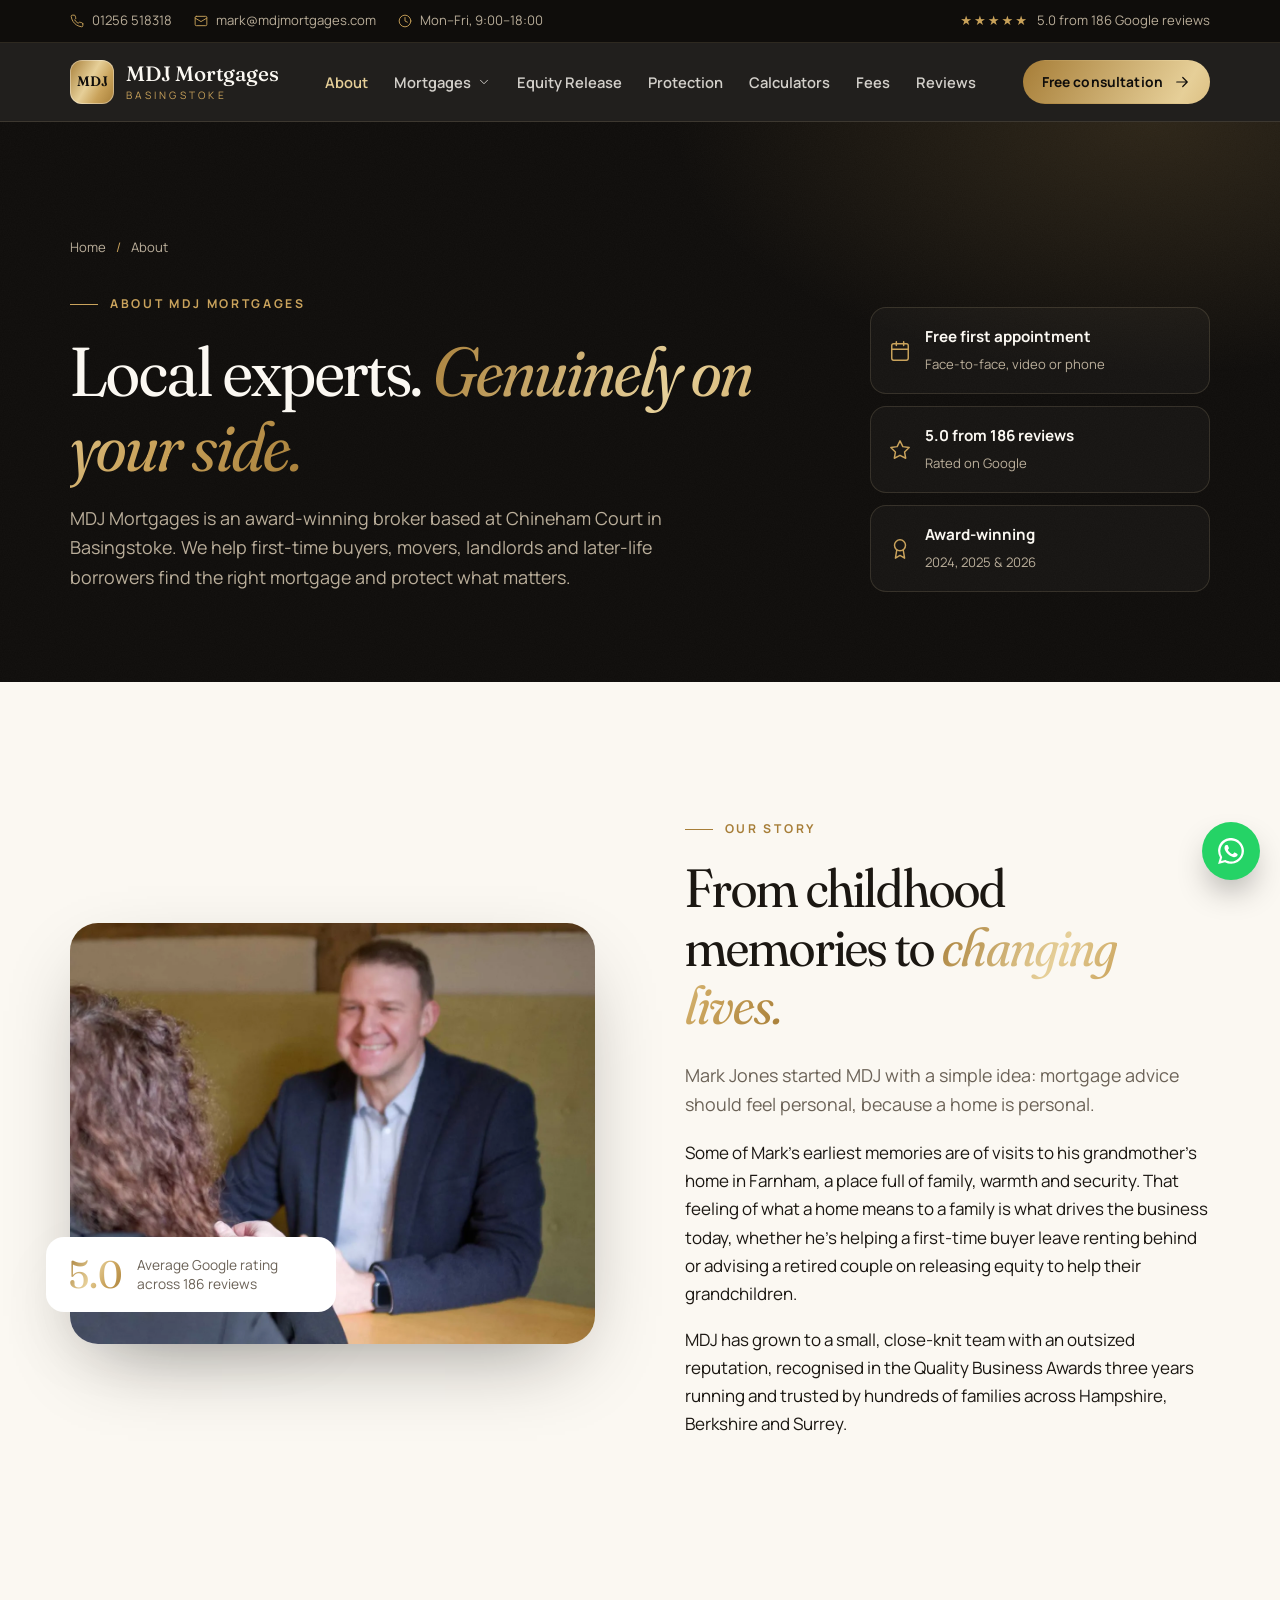
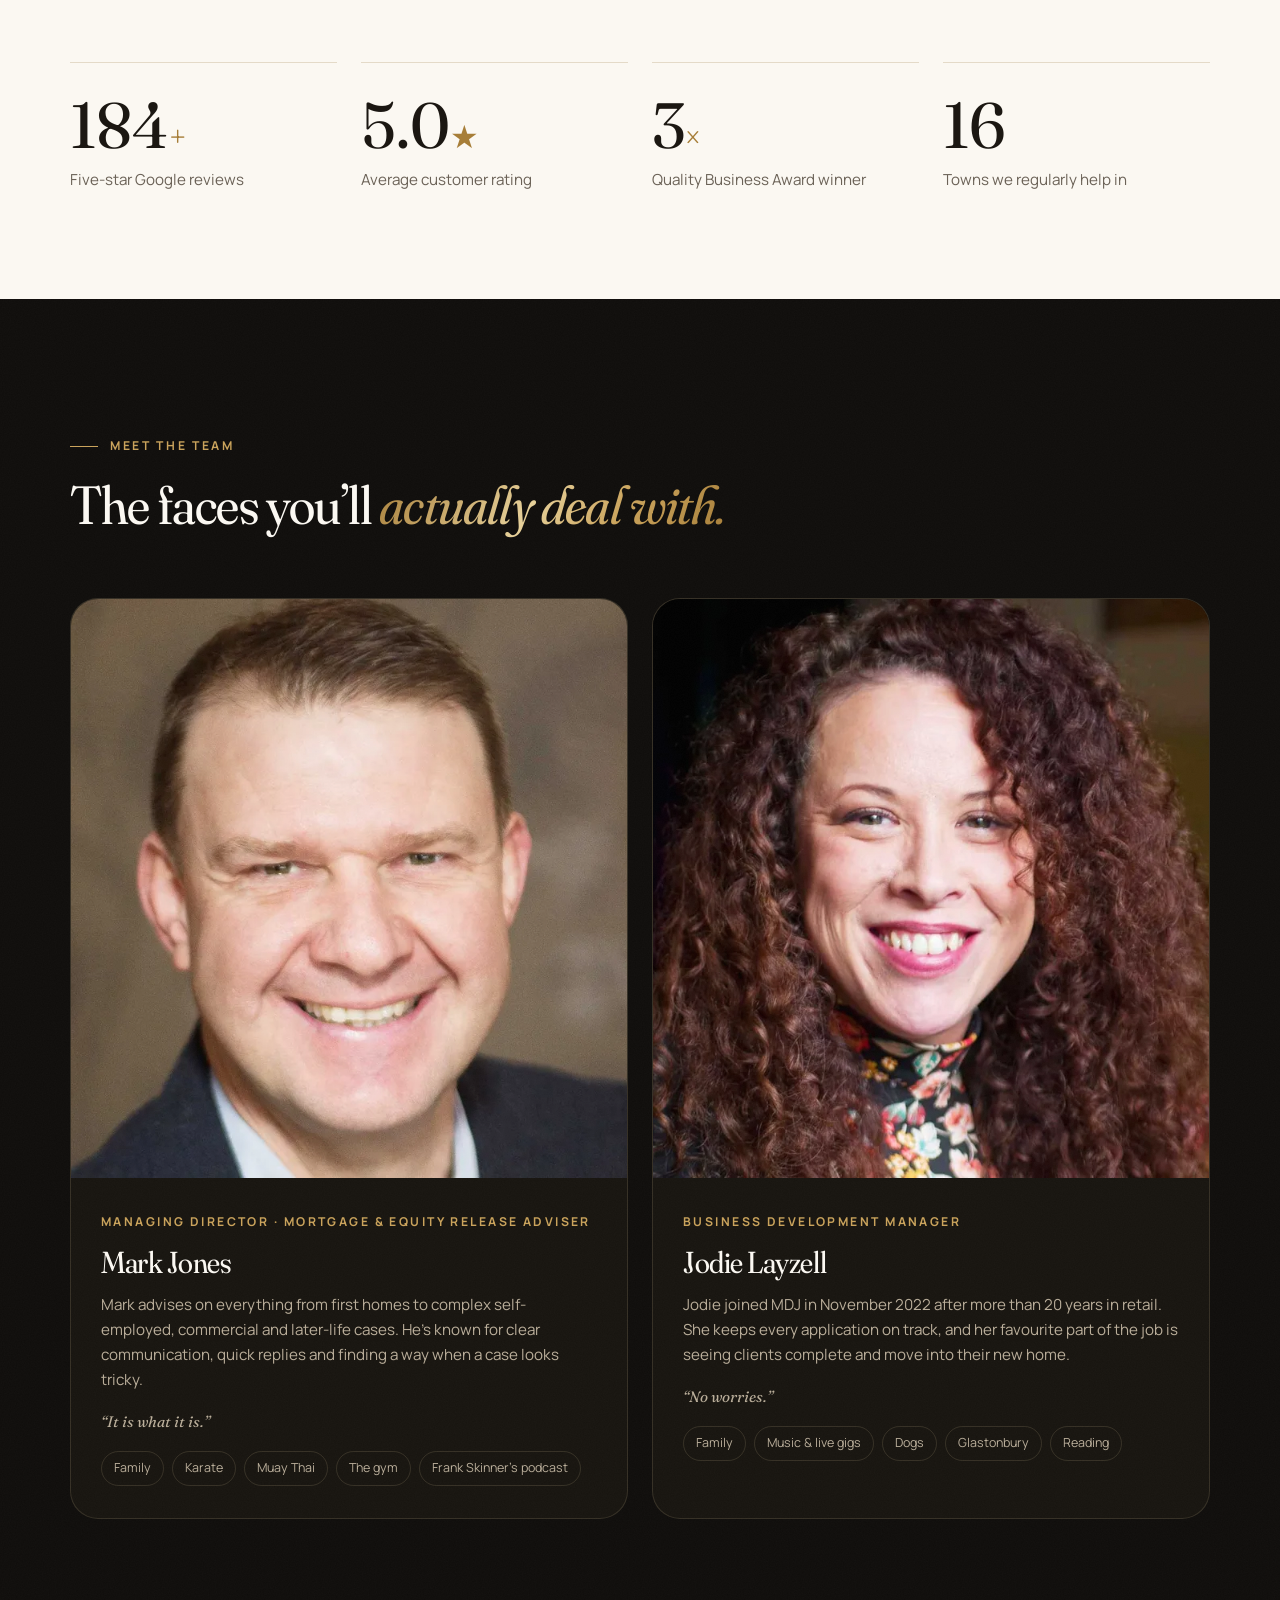
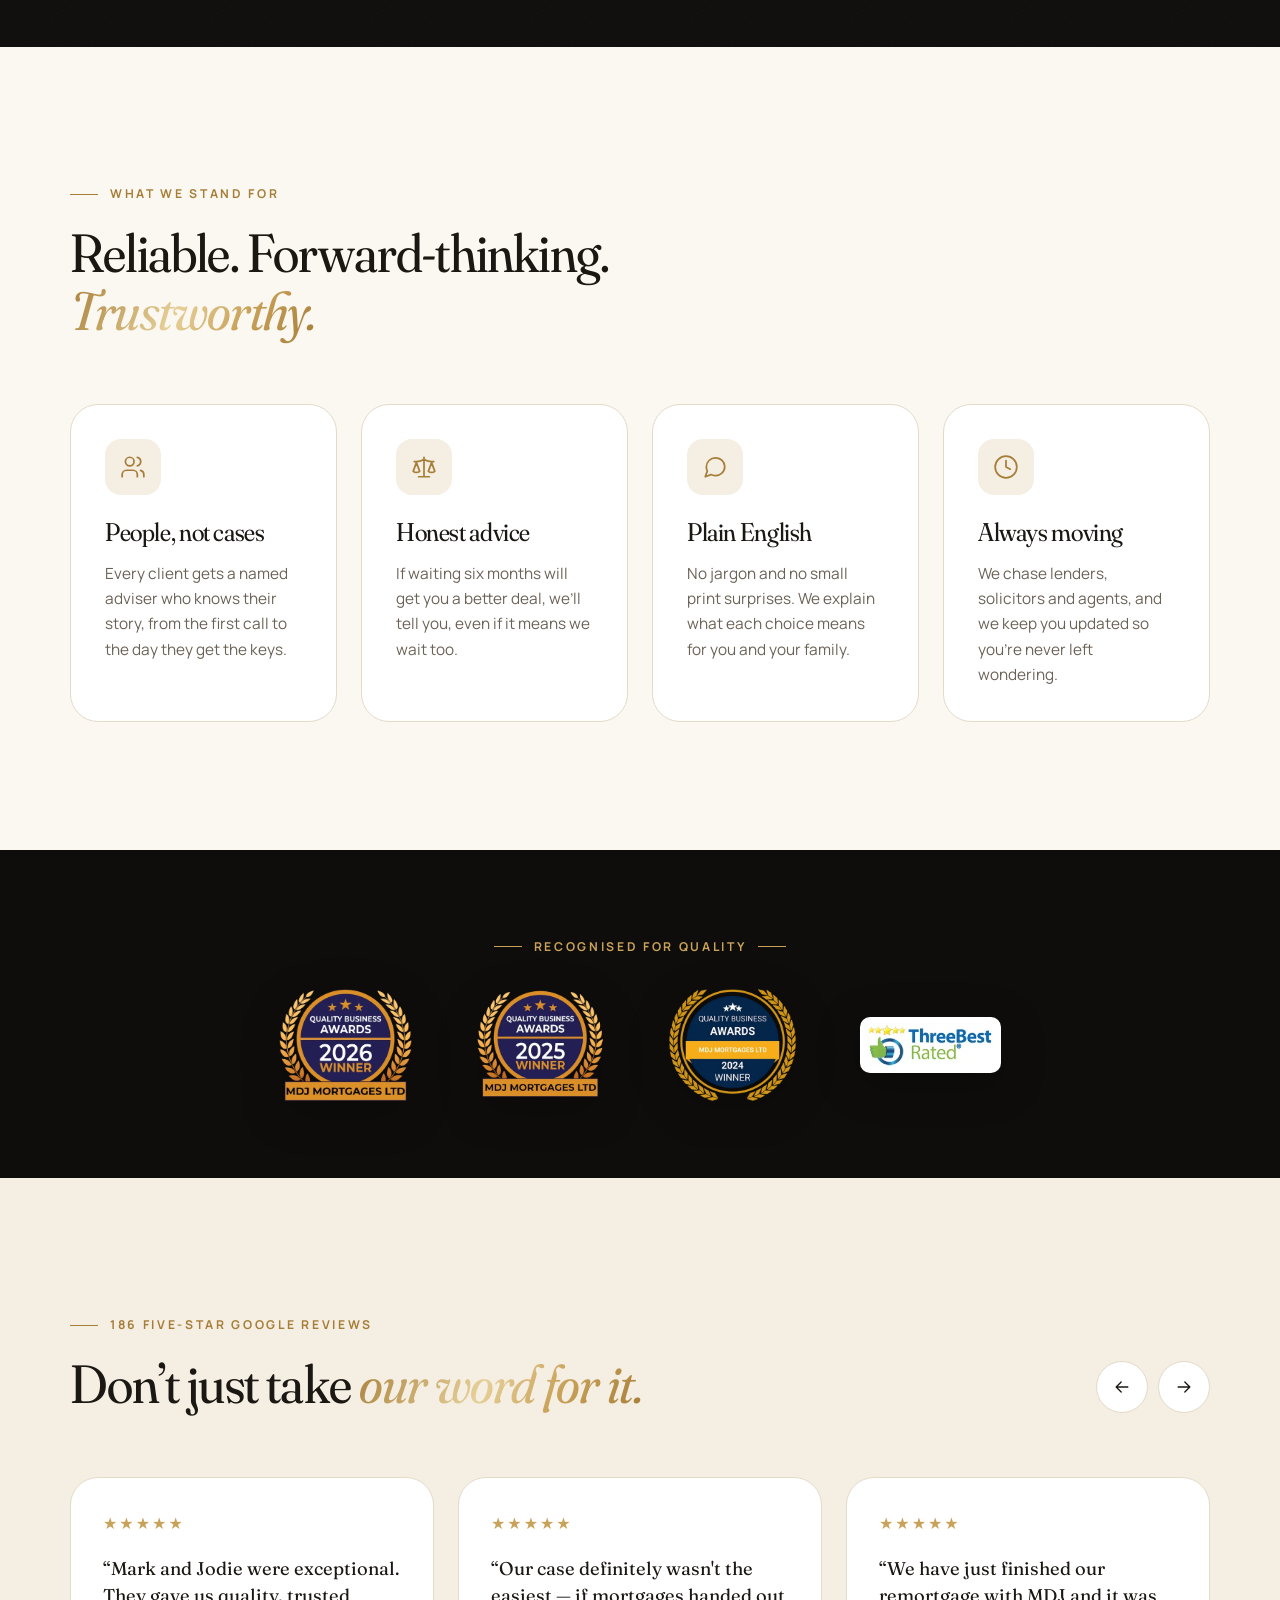
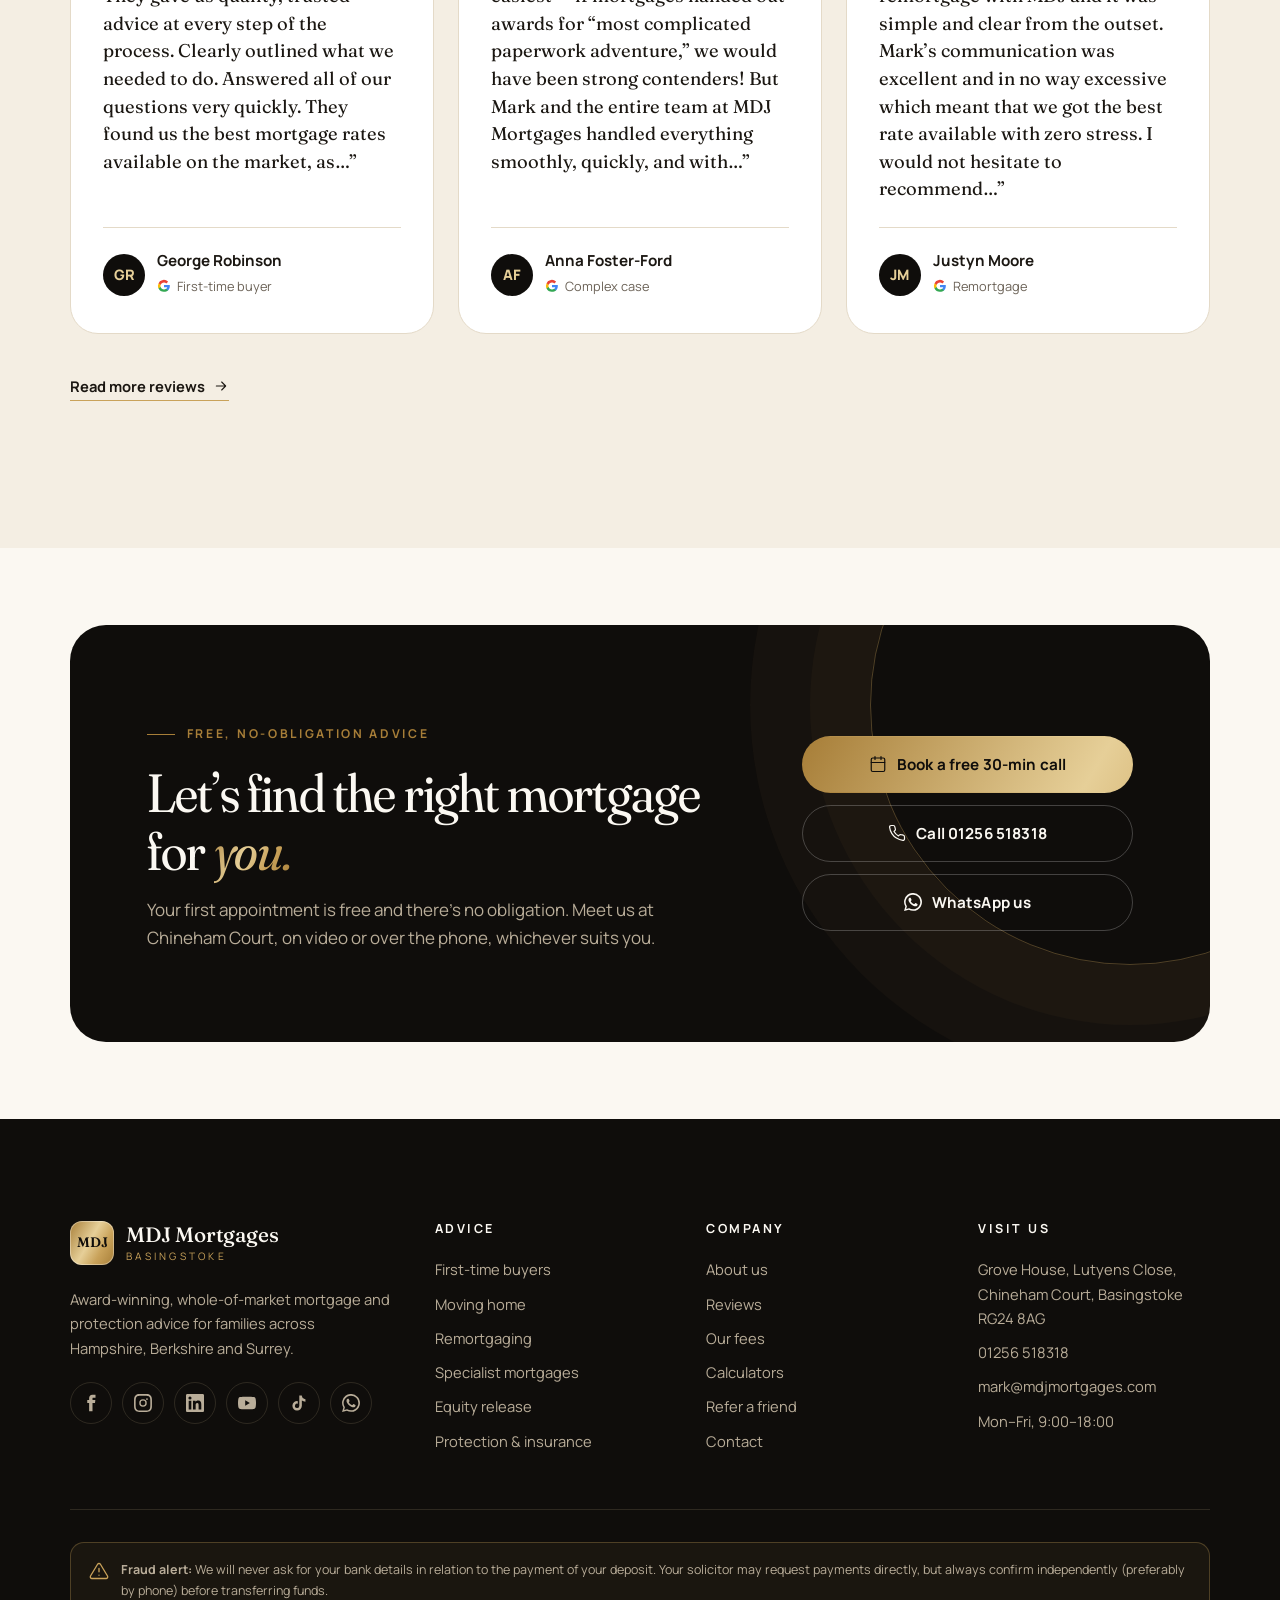
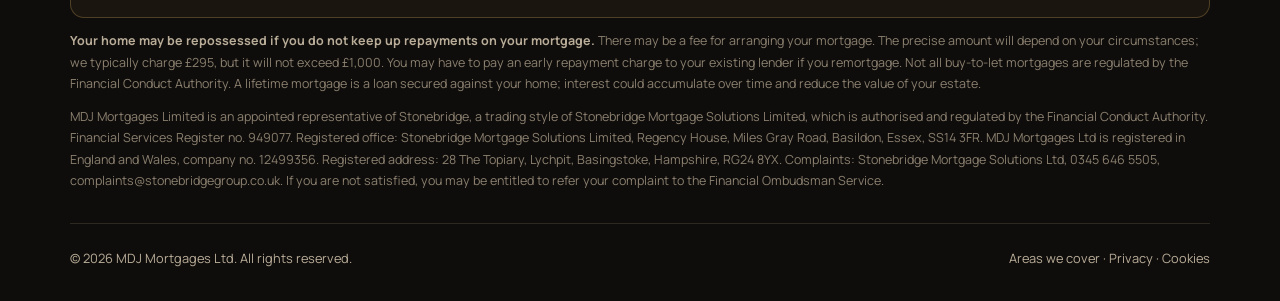
<file: site/about.html>
<!doctype html>
<html lang="en-GB">
<head>
<meta charset="utf-8">
<meta name="viewport" content="width=device-width, initial-scale=1">
<title>About Us | MDJ Mortgages, Basingstoke</title>
<meta name="description" content="Meet Mark Jones and Jodie Layzell, the award-winning team behind MDJ Mortgages in Basingstoke.">
<link rel="canonical" href="https://www.mdjmortgages.com/about.html">
<meta property="og:title" content="About Us | MDJ Mortgages, Basingstoke">
<meta property="og:description" content="Meet Mark Jones and Jodie Layzell, the award-winning team behind MDJ Mortgages in Basingstoke.">
<meta property="og:type" content="website">
<meta property="og:image" content="assets/img/mark.webp">
<meta name="theme-color" content="#0f0d0b">
<link rel="icon" href="data:image/svg+xml,%3Csvg xmlns='http://www.w3.org/2000/svg' viewBox='0 0 64 64'%3E%3Crect width='64' height='64' rx='16' fill='%23c9a25a'/%3E%3Ctext x='32' y='41' font-family='Georgia' font-size='22' text-anchor='middle' fill='%230f0d0b'%3EMDJ%3C/text%3E%3C/svg%3E">
<link rel="preconnect" href="https://fonts.googleapis.com">
<link rel="preconnect" href="https://fonts.gstatic.com" crossorigin>
<link href="https://fonts.googleapis.com/css2?family=Fraunces:ital,opsz,wght,SOFT@0,9..144,300..600,0..100;1,9..144,300..600,0..100&family=Manrope:wght@400;500;600;700;800&display=swap" rel="stylesheet">
<link rel="stylesheet" href="assets/css/styles.css">
<script type="application/ld+json">{"@context":"https://schema.org","@type":"FinancialService","name":"MDJ Mortgages Ltd","telephone":"+44 1256 518318","email":"mark@mdjmortgages.com","url":"https://www.mdjmortgages.com","address":{"@type":"PostalAddress","streetAddress":"Grove House, Lutyens Close, Chineham Court","addressLocality":"Basingstoke","postalCode":"RG24 8AG","addressCountry":"GB"},"openingHours":"Mo-Fr 09:00-18:00","areaServed":["Basingstoke","Hampshire","Berkshire","Surrey"],"aggregateRating":{"@type":"AggregateRating","ratingValue":"5.0","reviewCount":"186"}}</script>
</head>
<body>
<a class="skip-link" href="#main">Skip to content</a>
<div class="topbar"><div class="container">
  <div class="topbar-left">
    <a class="topbar-item" href="tel:+441256518318"><svg viewBox="0 0 24 24" fill="none" stroke="currentColor" stroke-width="1.6" stroke-linecap="round" stroke-linejoin="round" aria-hidden="true"><path d="M22 16.9v3a2 2 0 0 1-2.2 2 19.8 19.8 0 0 1-8.6-3.1 19.5 19.5 0 0 1-6-6A19.8 19.8 0 0 1 2.1 4.2 2 2 0 0 1 4.1 2h3a2 2 0 0 1 2 1.7c.1 1 .4 1.9.7 2.8a2 2 0 0 1-.5 2.1L8 9.9a16 16 0 0 0 6 6l1.3-1.3a2 2 0 0 1 2.1-.4c.9.3 1.8.6 2.8.7a2 2 0 0 1 1.7 2z"/></svg> 01256 518318</a>
    <a class="topbar-item hide-sm" href="mailto:mark@mdjmortgages.com"><svg viewBox="0 0 24 24" fill="none" stroke="currentColor" stroke-width="1.6" stroke-linecap="round" stroke-linejoin="round" aria-hidden="true"><rect x="2" y="4" width="20" height="16" rx="2"/><path d="m22 7-10 6L2 7"/></svg> mark@mdjmortgages.com</a>
    <span class="topbar-item hide-sm"><svg viewBox="0 0 24 24" fill="none" stroke="currentColor" stroke-width="1.6" stroke-linecap="round" stroke-linejoin="round" aria-hidden="true"><circle cx="12" cy="12" r="10"/><path d="M12 6v6l4 2"/></svg> Mon–Fri, 9:00–18:00</span>
  </div>
  <div class="topbar-right"><a class="topbar-item" href="reviews.html"><span class="stars" aria-label="5 out of 5 stars">★★★★★</span> 5.0 from 186 Google reviews</a></div>
</div></div>
<header class="header"><div class="container">
  <a class="logo" href="index.html" aria-label="MDJ Mortgages home"><span class="logo-mark">MDJ</span><span class="logo-text"><strong>MDJ Mortgages</strong><span>Basingstoke</span></span></a>
  <nav class="nav" aria-label="Main"><div class="nav-item"><a class="nav-link" href="about.html" aria-current="page">About</a></div><div class="nav-item"><a class="nav-link" href="mortgages.html">Mortgages <svg viewBox="0 0 24 24" fill="none" stroke="currentColor" stroke-width="1.6" stroke-linecap="round" stroke-linejoin="round" aria-hidden="true"><path d="m6 9 6 6 6-6"/></svg></a>
<div class="mega"><a class="mega-link" href="mortgages.html#first-time-buyers"><span class="mega-icon"><svg viewBox="0 0 24 24" fill="none" stroke="currentColor" stroke-width="1.6" stroke-linecap="round" stroke-linejoin="round" aria-hidden="true"><circle cx="7.5" cy="15.5" r="5.5"/><path d="m21 2-9.6 9.6M15.5 7.5l3 3L22 7l-3-3"/></svg></span><span><strong>First-time buyers</strong><span>From deposit to keys, step by step</span></span></a><a class="mega-link" href="mortgages.html#moving-home"><span class="mega-icon"><svg viewBox="0 0 24 24" fill="none" stroke="currentColor" stroke-width="1.6" stroke-linecap="round" stroke-linejoin="round" aria-hidden="true"><path d="M10 17h4V5H2v12h3M20 17h2v-3.3a1 1 0 0 0-.2-.6L18.3 9a1 1 0 0 0-.8-.4H14"/><circle cx="7.5" cy="17.5" r="2.5"/><circle cx="17.5" cy="17.5" r="2.5"/></svg></span><span><strong>Moving home</strong><span>Port, borrow more or start fresh</span></span></a><a class="mega-link" href="mortgages.html#remortgage"><span class="mega-icon"><svg viewBox="0 0 24 24" fill="none" stroke="currentColor" stroke-width="1.6" stroke-linecap="round" stroke-linejoin="round" aria-hidden="true"><path d="M3 12a9 9 0 0 1 15-6.7L21 8M21 3v5h-5M21 12a9 9 0 0 1-15 6.7L3 16M3 21v-5h5"/></svg></span><span><strong>Remortgaging</strong><span>Don’t drift onto your lender’s SVR</span></span></a><a class="mega-link" href="specialist.html#self-employed"><span class="mega-icon"><svg viewBox="0 0 24 24" fill="none" stroke="currentColor" stroke-width="1.6" stroke-linecap="round" stroke-linejoin="round" aria-hidden="true"><rect x="2" y="7" width="20" height="14" rx="2"/><path d="M16 21V5a2 2 0 0 0-2-2h-4a2 2 0 0 0-2 2v16"/></svg></span><span><strong>Self-employed</strong><span>Contractors, directors & sole traders</span></span></a><a class="mega-link" href="specialist.html#later-life"><span class="mega-icon"><svg viewBox="0 0 24 24" fill="none" stroke="currentColor" stroke-width="1.6" stroke-linecap="round" stroke-linejoin="round" aria-hidden="true"><circle cx="12" cy="12" r="4"/><path d="M12 2v2M12 20v2M4.9 4.9l1.4 1.4M17.7 17.7l1.4 1.4M2 12h2M20 12h2M6.3 17.7l-1.4 1.4M19.1 4.9l-1.4 1.4"/></svg></span><span><strong>Later life & retirement</strong><span>Borrowing into retirement</span></span></a><a class="mega-link" href="specialist.html"><span class="mega-icon"><svg viewBox="0 0 24 24" fill="none" stroke="currentColor" stroke-width="1.6" stroke-linecap="round" stroke-linejoin="round" aria-hidden="true"><path d="m12 2 10 5-10 5L2 7z"/><path d="m2 17 10 5 10-5M2 12l10 5 10-5"/></svg></span><span><strong>All specialist lending</strong><span>Commercial, foreign national & more</span></span></a><div class="mega-feature"><div><span class="eyebrow">Free first meeting</span><h4>Not sure where to start?</h4><p>Book a 30-minute discovery call and we’ll map out your options, with no obligation.</p></div><a class="btn btn-gold btn-sm" href="https://calendly.com/mdjmortgages/free-30-minute-discovery-meeting-clone" target="_blank" rel="noopener">Book a call <svg viewBox="0 0 24 24" fill="none" stroke="currentColor" stroke-width="1.6" stroke-linecap="round" stroke-linejoin="round" aria-hidden="true"><path d="M5 12h14M13 6l6 6-6 6"/></svg></a></div></div></div><div class="nav-item"><a class="nav-link" href="equity-release.html">Equity Release</a></div><div class="nav-item"><a class="nav-link" href="protection.html">Protection</a></div><div class="nav-item"><a class="nav-link" href="calculators.html">Calculators</a></div><div class="nav-item"><a class="nav-link" href="fees.html">Fees</a></div><div class="nav-item"><a class="nav-link" href="reviews.html">Reviews</a></div></nav>
  <div class="header-cta">
    <a class="header-phone" href="tel:+441256518318"><svg viewBox="0 0 24 24" fill="none" stroke="currentColor" stroke-width="1.6" stroke-linecap="round" stroke-linejoin="round" aria-hidden="true"><path d="M22 16.9v3a2 2 0 0 1-2.2 2 19.8 19.8 0 0 1-8.6-3.1 19.5 19.5 0 0 1-6-6A19.8 19.8 0 0 1 2.1 4.2 2 2 0 0 1 4.1 2h3a2 2 0 0 1 2 1.7c.1 1 .4 1.9.7 2.8a2 2 0 0 1-.5 2.1L8 9.9a16 16 0 0 0 6 6l1.3-1.3a2 2 0 0 1 2.1-.4c.9.3 1.8.6 2.8.7a2 2 0 0 1 1.7 2z"/></svg> 01256 518318</a>
    <a class="btn btn-gold btn-sm" href="contact.html">Free consultation <svg viewBox="0 0 24 24" fill="none" stroke="currentColor" stroke-width="1.6" stroke-linecap="round" stroke-linejoin="round" aria-hidden="true"><path d="M5 12h14M13 6l6 6-6 6"/></svg></a>
    <button class="burger" aria-label="Open menu" aria-controls="drawer"><svg viewBox="0 0 24 24" fill="none" stroke="currentColor" stroke-width="1.6" stroke-linecap="round" stroke-linejoin="round" aria-hidden="true"><path d="M4 7h16M4 12h16M4 17h10"/></svg></button>
  </div>
</div></header>
<div class="drawer" id="drawer" aria-label="Menu">
  <div class="drawer-backdrop"></div>
  <div class="drawer-panel" role="dialog" aria-modal="true" aria-label="Site menu">
    <div class="drawer-head"><a class="logo" href="index.html"><span class="logo-mark">MDJ</span><span class="logo-text"><strong>MDJ Mortgages</strong><span>Basingstoke</span></span></a><button class="burger drawer-close" style="display:grid" aria-label="Close menu"><svg viewBox="0 0 24 24" fill="none" stroke="currentColor" stroke-width="1.6" stroke-linecap="round" stroke-linejoin="round" aria-hidden="true"><path d="M18 6 6 18M6 6l12 12"/></svg></button></div>
    <nav class="drawer-nav"><a href="index.html">Home <svg viewBox="0 0 24 24" fill="none" stroke="currentColor" stroke-width="1.6" stroke-linecap="round" stroke-linejoin="round" aria-hidden="true"><path d="M5 12h14M13 6l6 6-6 6"/></svg></a><a href="about.html">About <svg viewBox="0 0 24 24" fill="none" stroke="currentColor" stroke-width="1.6" stroke-linecap="round" stroke-linejoin="round" aria-hidden="true"><path d="M5 12h14M13 6l6 6-6 6"/></svg></a><a href="mortgages.html">Mortgages <svg viewBox="0 0 24 24" fill="none" stroke="currentColor" stroke-width="1.6" stroke-linecap="round" stroke-linejoin="round" aria-hidden="true"><path d="M5 12h14M13 6l6 6-6 6"/></svg></a><a class="sub" href="mortgages.html#first-time-buyers">First-time buyers</a><a class="sub" href="mortgages.html#moving-home">Moving home</a><a class="sub" href="mortgages.html#remortgage">Remortgaging</a><a class="sub" href="specialist.html#self-employed">Self-employed</a><a class="sub" href="specialist.html#later-life">Later life & retirement</a><a class="sub" href="specialist.html">All specialist lending</a><a href="equity-release.html">Equity Release <svg viewBox="0 0 24 24" fill="none" stroke="currentColor" stroke-width="1.6" stroke-linecap="round" stroke-linejoin="round" aria-hidden="true"><path d="M5 12h14M13 6l6 6-6 6"/></svg></a><a href="protection.html">Protection <svg viewBox="0 0 24 24" fill="none" stroke="currentColor" stroke-width="1.6" stroke-linecap="round" stroke-linejoin="round" aria-hidden="true"><path d="M5 12h14M13 6l6 6-6 6"/></svg></a><a href="calculators.html">Calculators <svg viewBox="0 0 24 24" fill="none" stroke="currentColor" stroke-width="1.6" stroke-linecap="round" stroke-linejoin="round" aria-hidden="true"><path d="M5 12h14M13 6l6 6-6 6"/></svg></a><a href="fees.html">Fees <svg viewBox="0 0 24 24" fill="none" stroke="currentColor" stroke-width="1.6" stroke-linecap="round" stroke-linejoin="round" aria-hidden="true"><path d="M5 12h14M13 6l6 6-6 6"/></svg></a><a href="reviews.html">Reviews <svg viewBox="0 0 24 24" fill="none" stroke="currentColor" stroke-width="1.6" stroke-linecap="round" stroke-linejoin="round" aria-hidden="true"><path d="M5 12h14M13 6l6 6-6 6"/></svg></a><a href="areas.html">Areas we cover <svg viewBox="0 0 24 24" fill="none" stroke="currentColor" stroke-width="1.6" stroke-linecap="round" stroke-linejoin="round" aria-hidden="true"><path d="M5 12h14M13 6l6 6-6 6"/></svg></a><a href="contact.html">Contact <svg viewBox="0 0 24 24" fill="none" stroke="currentColor" stroke-width="1.6" stroke-linecap="round" stroke-linejoin="round" aria-hidden="true"><path d="M5 12h14M13 6l6 6-6 6"/></svg></a></nav>
    <div class="drawer-foot">
      <a class="btn btn-gold btn-block" href="https://calendly.com/mdjmortgages/free-30-minute-discovery-meeting-clone" target="_blank" rel="noopener">Book a free call <svg viewBox="0 0 24 24" fill="none" stroke="currentColor" stroke-width="1.6" stroke-linecap="round" stroke-linejoin="round" aria-hidden="true"><path d="M5 12h14M13 6l6 6-6 6"/></svg></a>
      <a class="btn btn-ghost btn-block" style="color:var(--paper);border-color:rgba(255,255,255,.2)" href="tel:+441256518318"><svg viewBox="0 0 24 24" fill="none" stroke="currentColor" stroke-width="1.6" stroke-linecap="round" stroke-linejoin="round" aria-hidden="true"><path d="M22 16.9v3a2 2 0 0 1-2.2 2 19.8 19.8 0 0 1-8.6-3.1 19.5 19.5 0 0 1-6-6A19.8 19.8 0 0 1 2.1 4.2 2 2 0 0 1 4.1 2h3a2 2 0 0 1 2 1.7c.1 1 .4 1.9.7 2.8a2 2 0 0 1-.5 2.1L8 9.9a16 16 0 0 0 6 6l1.3-1.3a2 2 0 0 1 2.1-.4c.9.3 1.8.6 2.8.7a2 2 0 0 1 1.7 2z"/></svg> 01256 518318</a>
    </div>
  </div>
</div>
<main id="main">

<section class="page-hero dark grain"><div class="container">
  <div>
    <nav class="breadcrumb" aria-label="Breadcrumb"><a href="index.html">Home</a><span aria-hidden="true">/</span><span>About</span></nav>
    <span class="eyebrow">About MDJ Mortgages</span>
    <h1 class="reveal">Local experts. <em class='gold'>Genuinely on your side.</em></h1>
    <p class="lead reveal reveal-d1">MDJ Mortgages is an award-winning broker based at Chineham Court in Basingstoke. We help first-time buyers, movers, landlords and later-life borrowers find the right mortgage and protect what matters.</p>
  </div>
  <div class="page-hero-aside"><div class="hero-chip reveal reveal-d1"><svg viewBox="0 0 24 24" fill="none" stroke="currentColor" stroke-width="1.6" stroke-linecap="round" stroke-linejoin="round" aria-hidden="true"><rect x="3" y="4" width="18" height="18" rx="2"/><path d="M16 2v4M8 2v4M3 10h18"/></svg><div><strong>Free first appointment</strong><span>Face-to-face, video or phone</span></div></div><div class="hero-chip reveal reveal-d2"><svg viewBox="0 0 24 24" fill="none" stroke="currentColor" stroke-width="1.6" stroke-linecap="round" stroke-linejoin="round" aria-hidden="true"><path d="m12 2 3.1 6.3 6.9 1-5 4.9 1.2 6.8L12 17.8 5.8 21l1.2-6.8-5-4.9 6.9-1z"/></svg><div><strong>5.0 from 186 reviews</strong><span>Rated on Google</span></div></div><div class="hero-chip reveal reveal-d3"><svg viewBox="0 0 24 24" fill="none" stroke="currentColor" stroke-width="1.6" stroke-linecap="round" stroke-linejoin="round" aria-hidden="true"><circle cx="12" cy="8" r="6"/><path d="M15.5 13 17 22l-5-3-5 3 1.5-9"/></svg><div><strong>Award-winning</strong><span>2024, 2025 & 2026</span></div></div></div>
</div></section>

<section class="section"><div class="container split">
  <div class="media-wrap reveal"><div class="media"><img src="assets/img/meeting.webp" alt="Mark Jones in a client meeting" loading="lazy" width="1200" height="960"></div>
  <div class="media-tag"><span class="num">5.0</span><span>Average Google rating across 186 reviews</span></div></div>
  <div class="reveal reveal-d1">
    <span class="eyebrow">Our story</span>
    <h2>From childhood memories to <em class="gold">changing lives.</em></h2>
    <p class="lead">Mark Jones started MDJ with a simple idea: mortgage advice should feel personal, because a home is personal.</p>
    <p>Some of Mark’s earliest memories are of visits to his grandmother’s home in Farnham, a place full of family, warmth and security. That feeling of what a home means to a family is what drives the business today, whether he’s helping a first-time buyer leave renting behind or advising a retired couple on releasing equity to help their grandchildren.</p>
    <p>MDJ has grown to a small, close-knit team with an outsized reputation, recognised in the Quality Business Awards three years running and trusted by hundreds of families across Hampshire, Berkshire and Surrey.</p>
  </div>
</div></section>

<section class="section-sm"><div class="container"><div class="stats">
  <div class="stat reveal"><div class="num"><span data-count="186">186</span><small>+</small></div><p>Five-star Google reviews</p></div>
  <div class="stat reveal reveal-d1"><div class="num"><span data-count="5.0">5.0</span><small>★</small></div><p>Average customer rating</p></div>
  <div class="stat reveal reveal-d2"><div class="num"><span data-count="3">3</span><small>×</small></div><p>Quality Business Award winner</p></div>
  <div class="stat reveal reveal-d3"><div class="num"><span data-count="16">16</span></div><p>Towns we regularly help in</p></div>
</div></div></section>

<section class="section dark grain"><div class="container">
  <div class="section-head"><div><span class="eyebrow">Meet the team</span><h2 class="reveal">The faces you’ll <em class="gold">actually deal with.</em></h2></div></div>
  <div class="grid grid-2">
    <div class="team-card reveal" style="background:var(--ink-2);border:1px solid var(--line-dark)"><div class="photo"><img src="assets/img/mark.webp" alt="Mark Jones, Managing Director" loading="lazy" width="900" height="720"></div>
      <div class="team-body"><span class="role">Managing Director · Mortgage & Equity Release Adviser</span><h3>Mark Jones</h3>
      <p>Mark advises on everything from first homes to complex self-employed, commercial and later-life cases. He’s known for clear communication, quick replies and finding a way when a case looks tricky.</p>
      <p class="team-quote">“It is what it is.”</p>
      <div class="tags"><span class="tag">Family</span><span class="tag">Karate</span><span class="tag">Muay Thai</span><span class="tag">The gym</span><span class="tag">Frank Skinner’s podcast</span></div></div></div>
    <div class="team-card reveal reveal-d1" style="background:var(--ink-2);border:1px solid var(--line-dark)"><div class="photo"><img src="assets/img/jodie.webp" alt="Jodie Layzell, Business Development Manager" loading="lazy" width="900" height="720"></div>
      <div class="team-body"><span class="role">Business Development Manager</span><h3>Jodie Layzell</h3>
      <p>Jodie joined MDJ in November 2022 after more than 20 years in retail. She keeps every application on track, and her favourite part of the job is seeing clients complete and move into their new home.</p>
      <p class="team-quote">“No worries.”</p>
      <div class="tags"><span class="tag">Family</span><span class="tag">Music & live gigs</span><span class="tag">Dogs</span><span class="tag">Glastonbury</span><span class="tag">Reading</span></div></div></div>
  </div>
</div></section>

<section class="section"><div class="container">
  <div class="section-head"><div><span class="eyebrow">What we stand for</span><h2 class="reveal">Reliable. Forward-thinking. <em class="gold">Trustworthy.</em></h2></div></div>
  <div class="grid grid-4"><div class="pillar reveal reveal-d1"><div class="card-icon"><svg viewBox="0 0 24 24" fill="none" stroke="currentColor" stroke-width="1.6" stroke-linecap="round" stroke-linejoin="round" aria-hidden="true"><path d="M16 21v-2a4 4 0 0 0-4-4H6a4 4 0 0 0-4 4v2"/><circle cx="9" cy="7" r="4"/><path d="M22 21v-2a4 4 0 0 0-3-3.9M16 3.1a4 4 0 0 1 0 7.8"/></svg></div><h3>People, not cases</h3><p>Every client gets a named adviser who knows their story, from the first call to the day they get the keys.</p></div><div class="pillar reveal reveal-d2"><div class="card-icon"><svg viewBox="0 0 24 24" fill="none" stroke="currentColor" stroke-width="1.6" stroke-linecap="round" stroke-linejoin="round" aria-hidden="true"><path d="m16 16 3-8 3 8c-.9.7-1.9 1-3 1s-2.1-.3-3-1ZM2 16l3-8 3 8c-.9.7-1.9 1-3 1s-2.1-.3-3-1ZM7 21h10M12 3v18M3 7h2c2 0 5-1 7-2 2 1 5 2 7 2h2"/></svg></div><h3>Honest advice</h3><p>If waiting six months will get you a better deal, we’ll tell you, even if it means we wait too.</p></div><div class="pillar reveal reveal-d3"><div class="card-icon"><svg viewBox="0 0 24 24" fill="none" stroke="currentColor" stroke-width="1.6" stroke-linecap="round" stroke-linejoin="round" aria-hidden="true"><path d="M21 11.5a8.4 8.4 0 0 1-9 8.4 8.6 8.6 0 0 1-3.8-.9L3 21l1.9-5.2a8.4 8.4 0 0 1-.9-3.8 8.5 8.5 0 0 1 8.5-8.5h.5a8.5 8.5 0 0 1 8 8z"/></svg></div><h3>Plain English</h3><p>No jargon and no small print surprises. We explain what each choice means for you and your family.</p></div><div class="pillar reveal reveal-d4"><div class="card-icon"><svg viewBox="0 0 24 24" fill="none" stroke="currentColor" stroke-width="1.6" stroke-linecap="round" stroke-linejoin="round" aria-hidden="true"><circle cx="12" cy="12" r="10"/><path d="M12 6v6l4 2"/></svg></div><h3>Always moving</h3><p>We chase lenders, solicitors and agents, and we keep you updated so you’re never left wondering.</p></div></div>
</div></section>

<section class="section-sm dark"><div class="container center">
  <span class="eyebrow">Recognised for quality</span>
  <div class="awards reveal" style="margin-top:12px">
    <img src="assets/img/award-2026.webp" alt="Quality Business Awards 2026 — The Best Mortgage Broker, Basingstoke and Deane" loading="lazy" width="132" height="112">
    <img src="assets/img/award-2025.webp" alt="Quality Business Awards 2025 winner badge" loading="lazy" width="129" height="112">
    <img src="assets/img/award-2024.webp" alt="Quality Business Awards 2024 winner badge" loading="lazy" width="127" height="112">
    <img class="wide" src="assets/img/three-best-rated.webp" alt="Three Best Rated accreditation" loading="lazy" width="165" height="56" style="background:#fff;border-radius:10px;padding:6px">
  </div>
</div></section>
<section class="section ivory"><div class="container">
  <div class="section-head">
    <div><span class="eyebrow">186 five-star Google reviews</span><h2 class="reveal">Don’t just take <em class='gold'>our word for it.</em></h2></div>
    <div class="slider-nav"><button class="slider-btn" data-dir="-1" aria-label="Previous reviews"><svg viewBox="0 0 24 24" fill="none" stroke="currentColor" stroke-width="1.6" stroke-linecap="round" stroke-linejoin="round" aria-hidden="true"><path d="M19 12H5M11 6l-6 6 6 6"/></svg></button><button class="slider-btn" data-dir="1" aria-label="Next reviews"><svg viewBox="0 0 24 24" fill="none" stroke="currentColor" stroke-width="1.6" stroke-linecap="round" stroke-linejoin="round" aria-hidden="true"><path d="M5 12h14M13 6l6 6-6 6"/></svg></button></div>
  </div>
  <div class="review-slider reveal"><div class="review-track"><article class="review"><div class="stars" aria-label="5 stars">★★★★★</div><blockquote>“Mark and Jodie were exceptional. They gave us quality, trusted advice at every step of the process. Clearly outlined what we needed to do. Answered all of our questions very quickly. They found us the best mortgage rates available on the market, as…”</blockquote>
<div class="review-author"><span class="initial">GR</span><div><strong>George Robinson</strong><span><svg viewBox="0 0 24 24" fill="none" stroke="currentColor" stroke-width="1.6" stroke-linecap="round" stroke-linejoin="round" aria-hidden="true"><path d="M21.8 10.2H12v3.9h5.6a4.8 4.8 0 0 1-2.1 3.1v2.6h3.4c2-1.8 3.1-4.5 3.1-7.7 0-.7 0-1.3-.2-1.9Z" fill="#4285F4" stroke="none"/><path d="M12 22c2.8 0 5.2-.9 6.9-2.5l-3.4-2.6c-.9.6-2.1 1-3.5 1-2.7 0-5-1.8-5.8-4.3H2.7v2.7A10 10 0 0 0 12 22Z" fill="#34A853" stroke="none"/><path d="M6.2 13.6a6 6 0 0 1 0-3.8V7.1H2.7a10 10 0 0 0 0 9.2z" fill="#FBBC05" stroke="none"/><path d="M12 5.9c1.5 0 2.9.5 4 1.6l3-3A10 10 0 0 0 2.7 7.1l3.5 2.7C7 7.7 9.3 5.9 12 5.9Z" fill="#EA4335" stroke="none"/></svg> First-time buyer</span></div></div></article><article class="review"><div class="stars" aria-label="5 stars">★★★★★</div><blockquote>“Our case definitely wasn't the easiest — if mortgages handed out awards for “most complicated paperwork adventure,” we would have been strong contenders! But Mark and the entire team at MDJ Mortgages handled everything smoothly, quickly, and with…”</blockquote>
<div class="review-author"><span class="initial">AF</span><div><strong>Anna Foster-Ford</strong><span><svg viewBox="0 0 24 24" fill="none" stroke="currentColor" stroke-width="1.6" stroke-linecap="round" stroke-linejoin="round" aria-hidden="true"><path d="M21.8 10.2H12v3.9h5.6a4.8 4.8 0 0 1-2.1 3.1v2.6h3.4c2-1.8 3.1-4.5 3.1-7.7 0-.7 0-1.3-.2-1.9Z" fill="#4285F4" stroke="none"/><path d="M12 22c2.8 0 5.2-.9 6.9-2.5l-3.4-2.6c-.9.6-2.1 1-3.5 1-2.7 0-5-1.8-5.8-4.3H2.7v2.7A10 10 0 0 0 12 22Z" fill="#34A853" stroke="none"/><path d="M6.2 13.6a6 6 0 0 1 0-3.8V7.1H2.7a10 10 0 0 0 0 9.2z" fill="#FBBC05" stroke="none"/><path d="M12 5.9c1.5 0 2.9.5 4 1.6l3-3A10 10 0 0 0 2.7 7.1l3.5 2.7C7 7.7 9.3 5.9 12 5.9Z" fill="#EA4335" stroke="none"/></svg> Complex case</span></div></div></article><article class="review"><div class="stars" aria-label="5 stars">★★★★★</div><blockquote>“We have just finished our remortgage with MDJ and it was simple and clear from the outset. Mark’s communication was excellent and in no way excessive which meant that we got the best rate available with zero stress. I would not hesitate to recommend…”</blockquote>
<div class="review-author"><span class="initial">JM</span><div><strong>Justyn Moore</strong><span><svg viewBox="0 0 24 24" fill="none" stroke="currentColor" stroke-width="1.6" stroke-linecap="round" stroke-linejoin="round" aria-hidden="true"><path d="M21.8 10.2H12v3.9h5.6a4.8 4.8 0 0 1-2.1 3.1v2.6h3.4c2-1.8 3.1-4.5 3.1-7.7 0-.7 0-1.3-.2-1.9Z" fill="#4285F4" stroke="none"/><path d="M12 22c2.8 0 5.2-.9 6.9-2.5l-3.4-2.6c-.9.6-2.1 1-3.5 1-2.7 0-5-1.8-5.8-4.3H2.7v2.7A10 10 0 0 0 12 22Z" fill="#34A853" stroke="none"/><path d="M6.2 13.6a6 6 0 0 1 0-3.8V7.1H2.7a10 10 0 0 0 0 9.2z" fill="#FBBC05" stroke="none"/><path d="M12 5.9c1.5 0 2.9.5 4 1.6l3-3A10 10 0 0 0 2.7 7.1l3.5 2.7C7 7.7 9.3 5.9 12 5.9Z" fill="#EA4335" stroke="none"/></svg> Remortgage</span></div></div></article><article class="review"><div class="stars" aria-label="5 stars">★★★★★</div><blockquote>“I’ve just completed on my first ever property which was definitely made possible thanks to the help of Mark and Jodie at MDJ Mortgages. I came to them looking for advice really early on when I was just thinking about maybe buying after being sick of…”</blockquote>
<div class="review-author"><span class="initial">EC</span><div><strong>Ellie Caldwell</strong><span><svg viewBox="0 0 24 24" fill="none" stroke="currentColor" stroke-width="1.6" stroke-linecap="round" stroke-linejoin="round" aria-hidden="true"><path d="M21.8 10.2H12v3.9h5.6a4.8 4.8 0 0 1-2.1 3.1v2.6h3.4c2-1.8 3.1-4.5 3.1-7.7 0-.7 0-1.3-.2-1.9Z" fill="#4285F4" stroke="none"/><path d="M12 22c2.8 0 5.2-.9 6.9-2.5l-3.4-2.6c-.9.6-2.1 1-3.5 1-2.7 0-5-1.8-5.8-4.3H2.7v2.7A10 10 0 0 0 12 22Z" fill="#34A853" stroke="none"/><path d="M6.2 13.6a6 6 0 0 1 0-3.8V7.1H2.7a10 10 0 0 0 0 9.2z" fill="#FBBC05" stroke="none"/><path d="M12 5.9c1.5 0 2.9.5 4 1.6l3-3A10 10 0 0 0 2.7 7.1l3.5 2.7C7 7.7 9.3 5.9 12 5.9Z" fill="#EA4335" stroke="none"/></svg> First-time solo buyer</span></div></div></article><article class="review"><div class="stars" aria-label="5 stars">★★★★★</div><blockquote>“Mark and Jodie from MDJ Mortgages have been incredible throughout. So professional, diligent and knowledgeable. Our case had a few delays through no fault of MDJ Mortgages but they remained supportive and informative throughout, working incredibly…”</blockquote>
<div class="review-author"><span class="initial">AS</span><div><strong>Alisha Shepherd</strong><span><svg viewBox="0 0 24 24" fill="none" stroke="currentColor" stroke-width="1.6" stroke-linecap="round" stroke-linejoin="round" aria-hidden="true"><path d="M21.8 10.2H12v3.9h5.6a4.8 4.8 0 0 1-2.1 3.1v2.6h3.4c2-1.8 3.1-4.5 3.1-7.7 0-.7 0-1.3-.2-1.9Z" fill="#4285F4" stroke="none"/><path d="M12 22c2.8 0 5.2-.9 6.9-2.5l-3.4-2.6c-.9.6-2.1 1-3.5 1-2.7 0-5-1.8-5.8-4.3H2.7v2.7A10 10 0 0 0 12 22Z" fill="#34A853" stroke="none"/><path d="M6.2 13.6a6 6 0 0 1 0-3.8V7.1H2.7a10 10 0 0 0 0 9.2z" fill="#FBBC05" stroke="none"/><path d="M12 5.9c1.5 0 2.9.5 4 1.6l3-3A10 10 0 0 0 2.7 7.1l3.5 2.7C7 7.7 9.3 5.9 12 5.9Z" fill="#EA4335" stroke="none"/></svg> Home purchase</span></div></div></article><article class="review"><div class="stars" aria-label="5 stars">★★★★★</div><blockquote>“Great service! Mark, Matt and Jodie are very friendly, knowledgeable and professional. They explained the best lenders and options for my circumstances, secured a strong rate and kept me informed throughout.”</blockquote>
<div class="review-author"><span class="initial">JD</span><div><strong>Jon Dawson</strong><span><svg viewBox="0 0 24 24" fill="none" stroke="currentColor" stroke-width="1.6" stroke-linecap="round" stroke-linejoin="round" aria-hidden="true"><path d="M21.8 10.2H12v3.9h5.6a4.8 4.8 0 0 1-2.1 3.1v2.6h3.4c2-1.8 3.1-4.5 3.1-7.7 0-.7 0-1.3-.2-1.9Z" fill="#4285F4" stroke="none"/><path d="M12 22c2.8 0 5.2-.9 6.9-2.5l-3.4-2.6c-.9.6-2.1 1-3.5 1-2.7 0-5-1.8-5.8-4.3H2.7v2.7A10 10 0 0 0 12 22Z" fill="#34A853" stroke="none"/><path d="M6.2 13.6a6 6 0 0 1 0-3.8V7.1H2.7a10 10 0 0 0 0 9.2z" fill="#FBBC05" stroke="none"/><path d="M12 5.9c1.5 0 2.9.5 4 1.6l3-3A10 10 0 0 0 2.7 7.1l3.5 2.7C7 7.7 9.3 5.9 12 5.9Z" fill="#EA4335" stroke="none"/></svg> Google review</span></div></div></article><article class="review"><div class="stars" aria-label="5 stars">★★★★★</div><blockquote>“Mark and Jodie made what was a very stressful period, significantly easier.”</blockquote>
<div class="review-author"><span class="initial">TW</span><div><strong>Tristan Ware</strong><span><svg viewBox="0 0 24 24" fill="none" stroke="currentColor" stroke-width="1.6" stroke-linecap="round" stroke-linejoin="round" aria-hidden="true"><path d="M21.8 10.2H12v3.9h5.6a4.8 4.8 0 0 1-2.1 3.1v2.6h3.4c2-1.8 3.1-4.5 3.1-7.7 0-.7 0-1.3-.2-1.9Z" fill="#4285F4" stroke="none"/><path d="M12 22c2.8 0 5.2-.9 6.9-2.5l-3.4-2.6c-.9.6-2.1 1-3.5 1-2.7 0-5-1.8-5.8-4.3H2.7v2.7A10 10 0 0 0 12 22Z" fill="#34A853" stroke="none"/><path d="M6.2 13.6a6 6 0 0 1 0-3.8V7.1H2.7a10 10 0 0 0 0 9.2z" fill="#FBBC05" stroke="none"/><path d="M12 5.9c1.5 0 2.9.5 4 1.6l3-3A10 10 0 0 0 2.7 7.1l3.5 2.7C7 7.7 9.3 5.9 12 5.9Z" fill="#EA4335" stroke="none"/></svg> Google review</span></div></div></article><article class="review"><div class="stars" aria-label="5 stars">★★★★★</div><blockquote>“Thank you Mark and Jodie, top job.”</blockquote>
<div class="review-author"><span class="initial">PB</span><div><strong>Pauly Blunden</strong><span><svg viewBox="0 0 24 24" fill="none" stroke="currentColor" stroke-width="1.6" stroke-linecap="round" stroke-linejoin="round" aria-hidden="true"><path d="M21.8 10.2H12v3.9h5.6a4.8 4.8 0 0 1-2.1 3.1v2.6h3.4c2-1.8 3.1-4.5 3.1-7.7 0-.7 0-1.3-.2-1.9Z" fill="#4285F4" stroke="none"/><path d="M12 22c2.8 0 5.2-.9 6.9-2.5l-3.4-2.6c-.9.6-2.1 1-3.5 1-2.7 0-5-1.8-5.8-4.3H2.7v2.7A10 10 0 0 0 12 22Z" fill="#34A853" stroke="none"/><path d="M6.2 13.6a6 6 0 0 1 0-3.8V7.1H2.7a10 10 0 0 0 0 9.2z" fill="#FBBC05" stroke="none"/><path d="M12 5.9c1.5 0 2.9.5 4 1.6l3-3A10 10 0 0 0 2.7 7.1l3.5 2.7C7 7.7 9.3 5.9 12 5.9Z" fill="#EA4335" stroke="none"/></svg> Google review</span></div></div></article></div></div>
  <p style="margin-top:32px"><a class="link-arrow" href="reviews.html">Read more reviews <svg viewBox="0 0 24 24" fill="none" stroke="currentColor" stroke-width="1.6" stroke-linecap="round" stroke-linejoin="round" aria-hidden="true"><path d="M5 12h14M13 6l6 6-6 6"/></svg></a></p>
</div></section>
<section class="section-sm"><div class="container">
  <div class="cta-band reveal">
    <div><span class="eyebrow">Free, no-obligation advice</span><h2>Let’s find the right mortgage for <em class='gold'>you.</em></h2><p>Your first appointment is free and there’s no obligation. Meet us at Chineham Court, on video or over the phone, whichever suits you.</p></div>
    <div class="cta-actions">
      <a class="btn btn-gold" href="https://calendly.com/mdjmortgages/free-30-minute-discovery-meeting-clone" target="_blank" rel="noopener"><svg viewBox="0 0 24 24" fill="none" stroke="currentColor" stroke-width="1.6" stroke-linecap="round" stroke-linejoin="round" aria-hidden="true"><rect x="3" y="4" width="18" height="18" rx="2"/><path d="M16 2v4M8 2v4M3 10h18"/></svg> Book a free 30-min call</a>
      <a class="btn btn-ghost" style="color:var(--paper);border-color:rgba(255,255,255,.22)" href="tel:+441256518318"><svg viewBox="0 0 24 24" fill="none" stroke="currentColor" stroke-width="1.6" stroke-linecap="round" stroke-linejoin="round" aria-hidden="true"><path d="M22 16.9v3a2 2 0 0 1-2.2 2 19.8 19.8 0 0 1-8.6-3.1 19.5 19.5 0 0 1-6-6A19.8 19.8 0 0 1 2.1 4.2 2 2 0 0 1 4.1 2h3a2 2 0 0 1 2 1.7c.1 1 .4 1.9.7 2.8a2 2 0 0 1-.5 2.1L8 9.9a16 16 0 0 0 6 6l1.3-1.3a2 2 0 0 1 2.1-.4c.9.3 1.8.6 2.8.7a2 2 0 0 1 1.7 2z"/></svg> Call 01256 518318</a>
      <a class="btn btn-ghost" style="color:var(--paper);border-color:rgba(255,255,255,.22)" href="https://wa.me/447798819741" target="_blank" rel="noopener"><svg viewBox="0 0 24 24" fill="currentColor" aria-hidden="true"><path d="M17.5 14.4c-.3-.1-1.8-.9-2-1-.3-.1-.5-.1-.7.1-.2.3-.8 1-.9 1.2-.2.2-.3.2-.6.1-.3-.1-1.3-.5-2.4-1.5-.9-.8-1.5-1.8-1.7-2.1-.2-.3 0-.5.1-.6l.4-.5.3-.5c.1-.2 0-.4 0-.5l-.9-2.2c-.2-.6-.5-.5-.7-.5h-.6c-.2 0-.5.1-.8.4-.3.3-1 1-1 2.5s1.1 2.9 1.2 3.1c.1.2 2.1 3.2 5.1 4.5.7.3 1.3.5 1.7.6.7.2 1.4.2 1.9.1.6-.1 1.8-.7 2-1.4.2-.7.2-1.3.2-1.4-.1-.1-.3-.2-.6-.3zM12 21.8c-1.8 0-3.5-.5-5-1.4l-.4-.2-3.7 1 1-3.6-.2-.4A9.8 9.8 0 0 1 12 2.2a9.8 9.8 0 0 1 9.8 9.8c0 5.4-4.4 9.8-9.8 9.8zm8.4-18.2A11.8 11.8 0 0 0 1.8 17.9L.1 24l6.3-1.7A11.8 11.8 0 0 0 24 12c0-3.2-1.2-6.1-3.5-8.4z"/></svg> WhatsApp us</a>
    </div>
  </div>
</div></section>

</main>
<footer class="footer"><div class="container">
  <div class="footer-top">
    <div class="footer-brand">
      <a class="logo" href="index.html"><span class="logo-mark">MDJ</span><span class="logo-text"><strong style="color:var(--paper)">MDJ Mortgages</strong><span>Basingstoke</span></span></a>
      <p>Award-winning, whole-of-market mortgage and protection advice for families across Hampshire, Berkshire and Surrey.</p>
      <div class="socials">
        <a href="https://www.facebook.com/" aria-label="Facebook" target="_blank" rel="noopener"><svg viewBox="0 0 24 24" fill="currentColor" aria-hidden="true"><path d="M14 8V6c0-.9.6-1 1-1h3V1h-4c-3.5 0-4.5 2.6-4.5 4.6V8H7v4h2.5v11H14V12h3.3l.5-4z"/></svg></a>
        <a href="https://www.instagram.com/" aria-label="Instagram" target="_blank" rel="noopener"><svg viewBox="0 0 24 24" fill="currentColor" aria-hidden="true"><path d="M12 7a5 5 0 1 0 0 10 5 5 0 0 0 0-10zm0 8.2a3.2 3.2 0 1 1 0-6.4 3.2 3.2 0 0 1 0 6.4zM17.3 5.5a1.2 1.2 0 1 0 0 2.4 1.2 1.2 0 0 0 0-2.4zM23.9 7c-.1-1.9-.5-3.6-1.9-5S18.9.2 17 .1C15.1 0 8.9 0 7 .1 5.1.2 3.4.6 2 2S.2 5.1.1 7C0 8.9 0 15.1.1 17c.1 1.9.5 3.6 1.9 5s3.1 1.8 5 1.9c1.9.1 8.1.1 10 0 1.9-.1 3.6-.5 5-1.9s1.8-3.1 1.9-5c.1-1.9.1-8.1 0-10zm-2.6 12.2a4.1 4.1 0 0 1-2.3 2.3c-1.6.6-5.4.5-7 .5s-5.4.1-7-.5a4.1 4.1 0 0 1-2.3-2.3c-.6-1.6-.5-5.4-.5-7.2s-.1-5.4.5-7a4.1 4.1 0 0 1 2.3-2.3c1.6-.6 5.4-.5 7-.5s5.4-.1 7 .5a4.1 4.1 0 0 1 2.3 2.3c.6 1.6.5 5.4.5 7s.1 5.6-.5 7.2z"/></svg></a>
        <a href="https://www.linkedin.com/" aria-label="LinkedIn" target="_blank" rel="noopener"><svg viewBox="0 0 24 24" fill="currentColor" aria-hidden="true"><path d="M20.4 20.5h-3.6v-5.6c0-1.3 0-3-1.8-3s-2.1 1.4-2.1 2.9v5.7H9.3V9h3.4v1.6c.5-.9 1.6-1.8 3.4-1.8 3.6 0 4.3 2.4 4.3 5.5v6.2zM5.3 7.4a2.1 2.1 0 1 1 0-4.2 2.1 2.1 0 0 1 0 4.2zm1.8 13.1H3.6V9h3.5v11.5zM22.2 0H1.8C.8 0 0 .8 0 1.7v20.6c0 .9.8 1.7 1.8 1.7h20.4c1 0 1.8-.8 1.8-1.7V1.7C24 .8 23.2 0 22.2 0z"/></svg></a>
        <a href="https://www.youtube.com/" aria-label="YouTube" target="_blank" rel="noopener"><svg viewBox="0 0 24 24" fill="currentColor" aria-hidden="true"><path d="M23.5 6.2a3 3 0 0 0-2.1-2.1C19.5 3.6 12 3.6 12 3.6s-7.5 0-9.4.5A3 3 0 0 0 .5 6.2 31.6 31.6 0 0 0 0 12a31.6 31.6 0 0 0 .5 5.8 3 3 0 0 0 2.1 2.1c1.9.5 9.4.5 9.4.5s7.5 0 9.4-.5a3 3 0 0 0 2.1-2.1A31.6 31.6 0 0 0 24 12a31.6 31.6 0 0 0-.5-5.8zM9.6 15.6V8.4l6.2 3.6-6.2 3.6z"/></svg></a>
        <a href="https://www.tiktok.com/" aria-label="TikTok" target="_blank" rel="noopener"><svg viewBox="0 0 24 24" fill="currentColor" aria-hidden="true"><path d="M19.6 6.7a4.8 4.8 0 0 1-3.8-4.2V2h-3.4v13.7a2.9 2.9 0 1 1-2-2.7V9.5a6.3 6.3 0 1 0 5.4 6.2V8.8a8.2 8.2 0 0 0 4.8 1.5V6.9l-1-.2z"/></svg></a>
        <a href="https://wa.me/447798819741" aria-label="WhatsApp" target="_blank" rel="noopener"><svg viewBox="0 0 24 24" fill="currentColor" aria-hidden="true"><path d="M17.5 14.4c-.3-.1-1.8-.9-2-1-.3-.1-.5-.1-.7.1-.2.3-.8 1-.9 1.2-.2.2-.3.2-.6.1-.3-.1-1.3-.5-2.4-1.5-.9-.8-1.5-1.8-1.7-2.1-.2-.3 0-.5.1-.6l.4-.5.3-.5c.1-.2 0-.4 0-.5l-.9-2.2c-.2-.6-.5-.5-.7-.5h-.6c-.2 0-.5.1-.8.4-.3.3-1 1-1 2.5s1.1 2.9 1.2 3.1c.1.2 2.1 3.2 5.1 4.5.7.3 1.3.5 1.7.6.7.2 1.4.2 1.9.1.6-.1 1.8-.7 2-1.4.2-.7.2-1.3.2-1.4-.1-.1-.3-.2-.6-.3zM12 21.8c-1.8 0-3.5-.5-5-1.4l-.4-.2-3.7 1 1-3.6-.2-.4A9.8 9.8 0 0 1 12 2.2a9.8 9.8 0 0 1 9.8 9.8c0 5.4-4.4 9.8-9.8 9.8zm8.4-18.2A11.8 11.8 0 0 0 1.8 17.9L.1 24l6.3-1.7A11.8 11.8 0 0 0 24 12c0-3.2-1.2-6.1-3.5-8.4z"/></svg></a>
      </div>
    </div>
    <div><h4>Advice</h4><ul>
      <li><a href="mortgages.html#first-time-buyers">First-time buyers</a></li>
      <li><a href="mortgages.html#moving-home">Moving home</a></li>
      <li><a href="mortgages.html#remortgage">Remortgaging</a></li>
      <li><a href="specialist.html">Specialist mortgages</a></li>
      <li><a href="equity-release.html">Equity release</a></li>
      <li><a href="protection.html">Protection & insurance</a></li>
    </ul></div>
    <div><h4>Company</h4><ul>
      <li><a href="about.html">About us</a></li>
      <li><a href="reviews.html">Reviews</a></li>
      <li><a href="fees.html">Our fees</a></li>
      <li><a href="calculators.html">Calculators</a></li>
      <li><a href="reviews.html#refer">Refer a friend</a></li>
      <li><a href="contact.html">Contact</a></li>
    </ul></div>
    <div><h4>Visit us</h4><ul>
      <li>Grove House, Lutyens Close,<br>Chineham Court, Basingstoke<br>RG24 8AG</li>
      <li><a href="tel:+441256518318">01256 518318</a></li>
      <li><a href="mailto:mark@mdjmortgages.com">mark@mdjmortgages.com</a></li>
      <li>Mon–Fri, 9:00–18:00</li>
    </ul></div>
  </div>
  <div class="footer-legal">
    <div class="fraud"><svg viewBox="0 0 24 24" fill="none" stroke="currentColor" stroke-width="1.6" stroke-linecap="round" stroke-linejoin="round" aria-hidden="true"><path d="M10.3 3.9 1.8 18a2 2 0 0 0 1.7 3h17a2 2 0 0 0 1.7-3L13.7 3.9a2 2 0 0 0-3.4 0zM12 9v4M12 17h.01"/></svg><div><strong>Fraud alert:</strong> We will never ask for your bank details in relation to the payment of your deposit. Your solicitor may request payments directly, but always confirm independently (preferably by phone) before transferring funds.</div></div>
    <p style="margin:0"><strong>Your home may be repossessed if you do not keep up repayments on your mortgage.</strong> There may be a fee for arranging your mortgage. The precise amount will depend on your circumstances; we typically charge £295, but it will not exceed £1,000. You may have to pay an early repayment charge to your existing lender if you remortgage. Not all buy-to-let mortgages are regulated by the Financial Conduct Authority. A lifetime mortgage is a loan secured against your home; interest could accumulate over time and reduce the value of your estate.</p>
    <p style="margin:0">MDJ Mortgages Limited is an appointed representative of Stonebridge, a trading style of Stonebridge Mortgage Solutions Limited, which is authorised and regulated by the Financial Conduct Authority. Financial Services Register no. 949077. Registered office: Stonebridge Mortgage Solutions Limited, Regency House, Miles Gray Road, Basildon, Essex, SS14 3FR. MDJ Mortgages Ltd is registered in England and Wales, company no. 12499356. Registered address: 28 The Topiary, Lychpit, Basingstoke, Hampshire, RG24 8YX. Complaints: Stonebridge Mortgage Solutions Ltd, 0345 646 5505, complaints@stonebridgegroup.co.uk. If you are not satisfied, you may be entitled to refer your complaint to the Financial Ombudsman Service.</p>
  </div>
  <div class="footer-bottom"><span>© <span data-year>2026</span> MDJ Mortgages Ltd. All rights reserved.</span><span><a href="areas.html">Areas we cover</a> · <a href="contact.html">Privacy</a> · <a href="contact.html">Cookies</a></span></div>
</div></footer>
<div class="fab">
  <a class="top" href="#main" aria-label="Back to top"><svg viewBox="0 0 24 24" fill="none" stroke="currentColor" stroke-width="1.6" stroke-linecap="round" stroke-linejoin="round" aria-hidden="true"><path d="M12 19V5M6 11l6-6 6 6"/></svg></a>
  <a class="wa" href="https://wa.me/447798819741" target="_blank" rel="noopener" aria-label="Chat on WhatsApp"><svg viewBox="0 0 24 24" fill="currentColor" aria-hidden="true"><path d="M17.5 14.4c-.3-.1-1.8-.9-2-1-.3-.1-.5-.1-.7.1-.2.3-.8 1-.9 1.2-.2.2-.3.2-.6.1-.3-.1-1.3-.5-2.4-1.5-.9-.8-1.5-1.8-1.7-2.1-.2-.3 0-.5.1-.6l.4-.5.3-.5c.1-.2 0-.4 0-.5l-.9-2.2c-.2-.6-.5-.5-.7-.5h-.6c-.2 0-.5.1-.8.4-.3.3-1 1-1 2.5s1.1 2.9 1.2 3.1c.1.2 2.1 3.2 5.1 4.5.7.3 1.3.5 1.7.6.7.2 1.4.2 1.9.1.6-.1 1.8-.7 2-1.4.2-.7.2-1.3.2-1.4-.1-.1-.3-.2-.6-.3zM12 21.8c-1.8 0-3.5-.5-5-1.4l-.4-.2-3.7 1 1-3.6-.2-.4A9.8 9.8 0 0 1 12 2.2a9.8 9.8 0 0 1 9.8 9.8c0 5.4-4.4 9.8-9.8 9.8zm8.4-18.2A11.8 11.8 0 0 0 1.8 17.9L.1 24l6.3-1.7A11.8 11.8 0 0 0 24 12c0-3.2-1.2-6.1-3.5-8.4z"/></svg></a>
</div>
<script src="assets/js/main.js" defer></script>
</body>
</html>
</file>
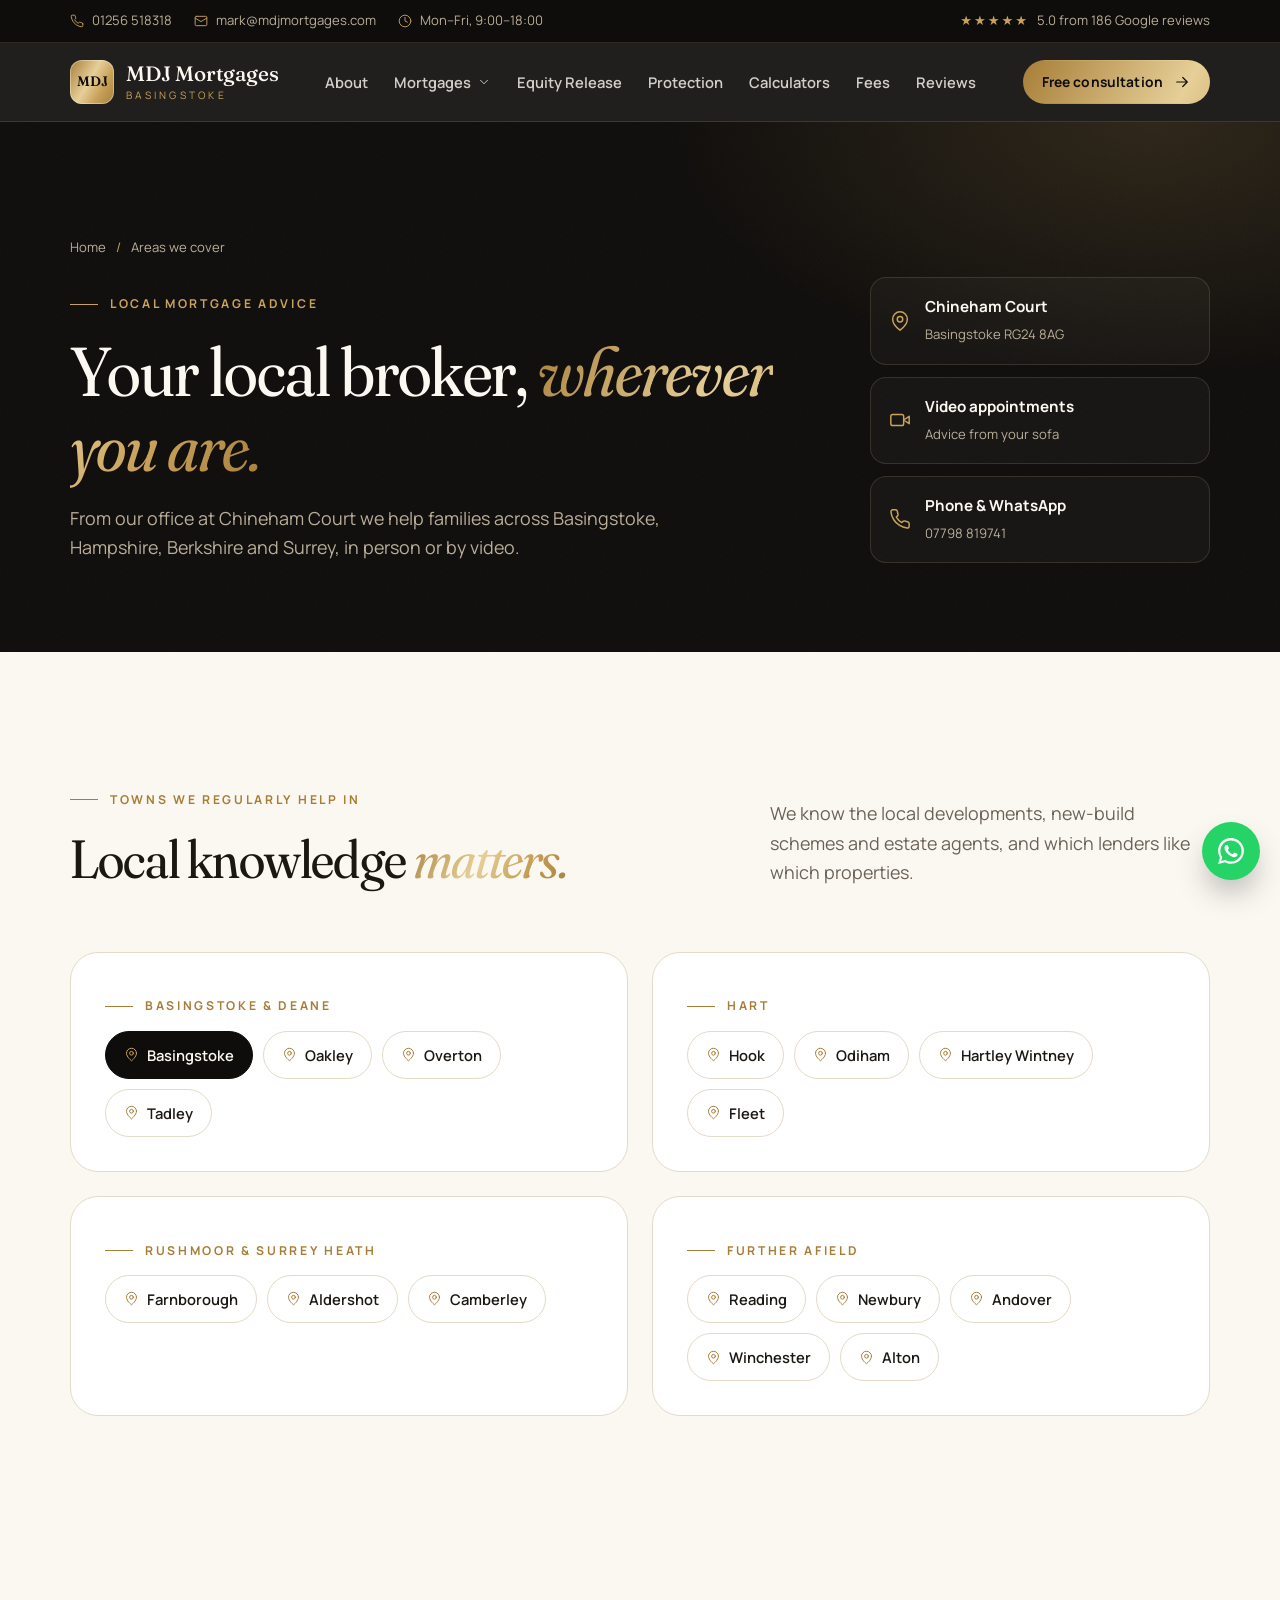
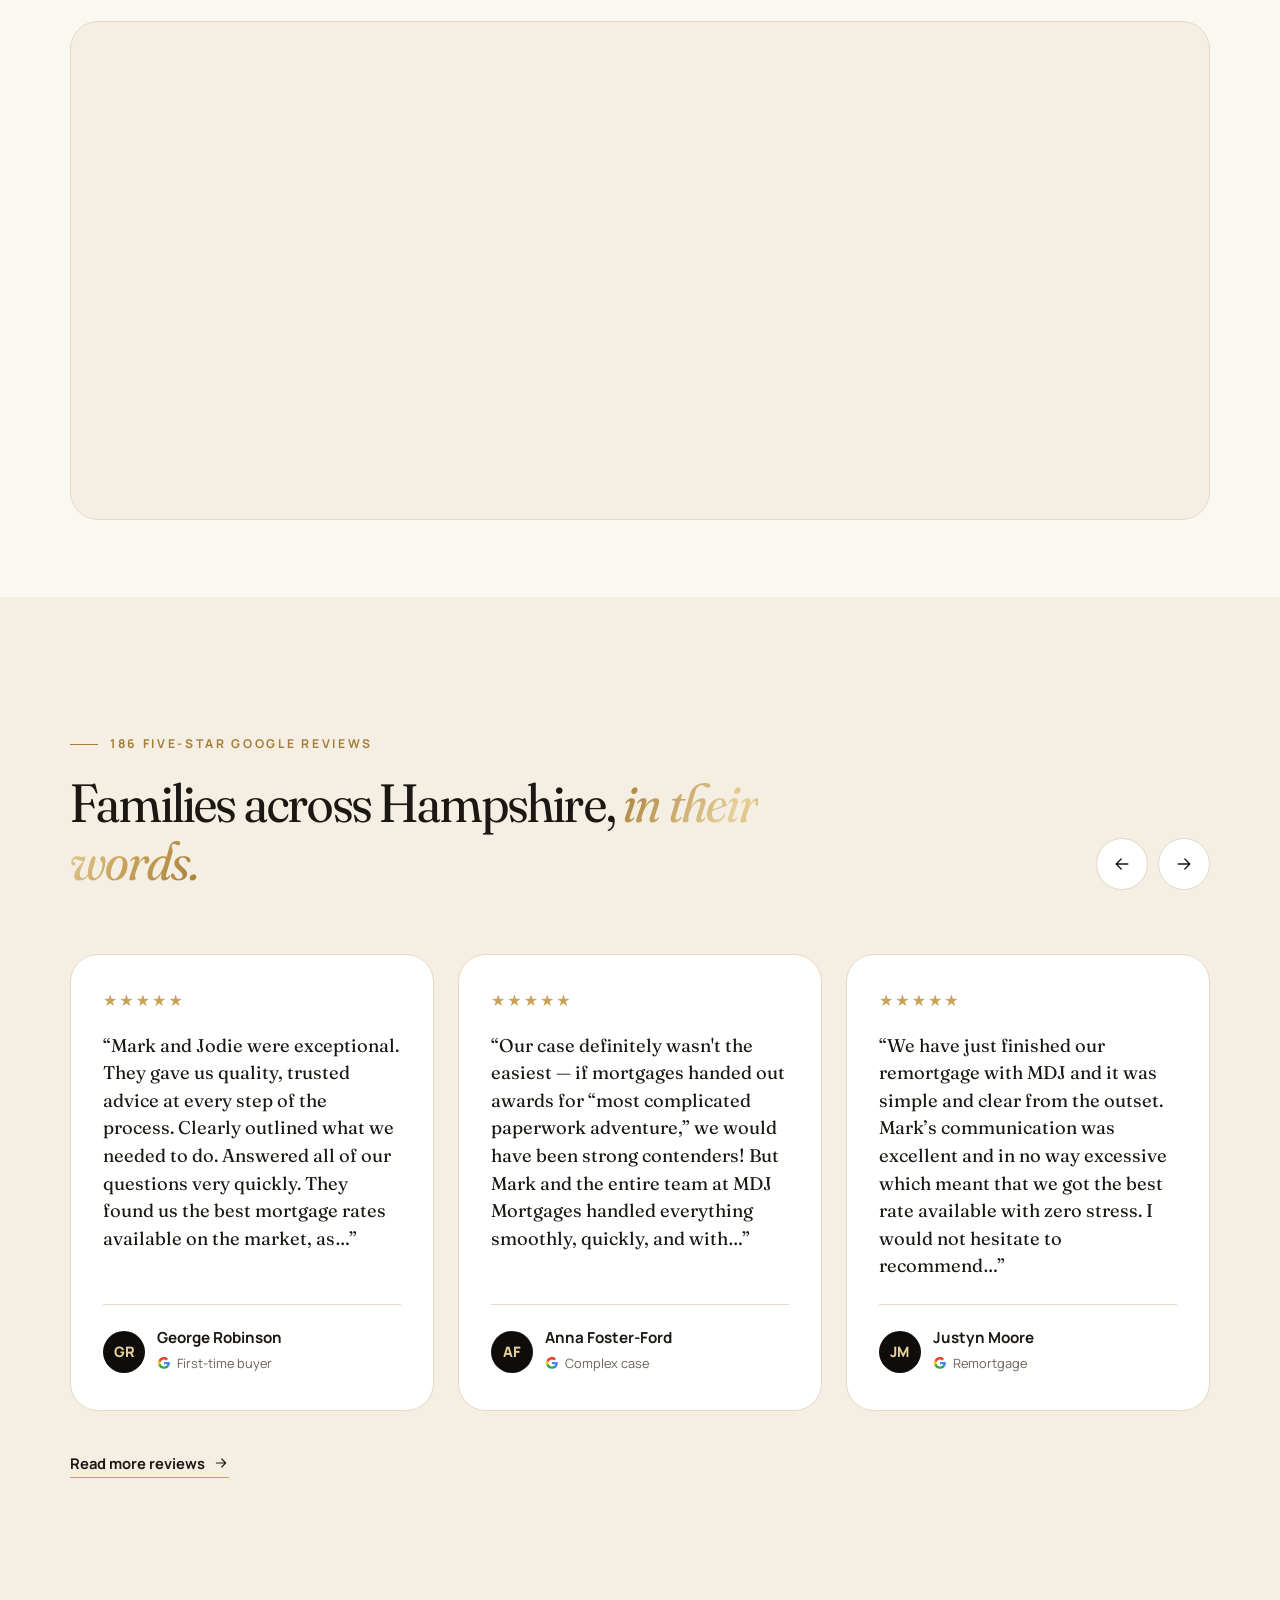
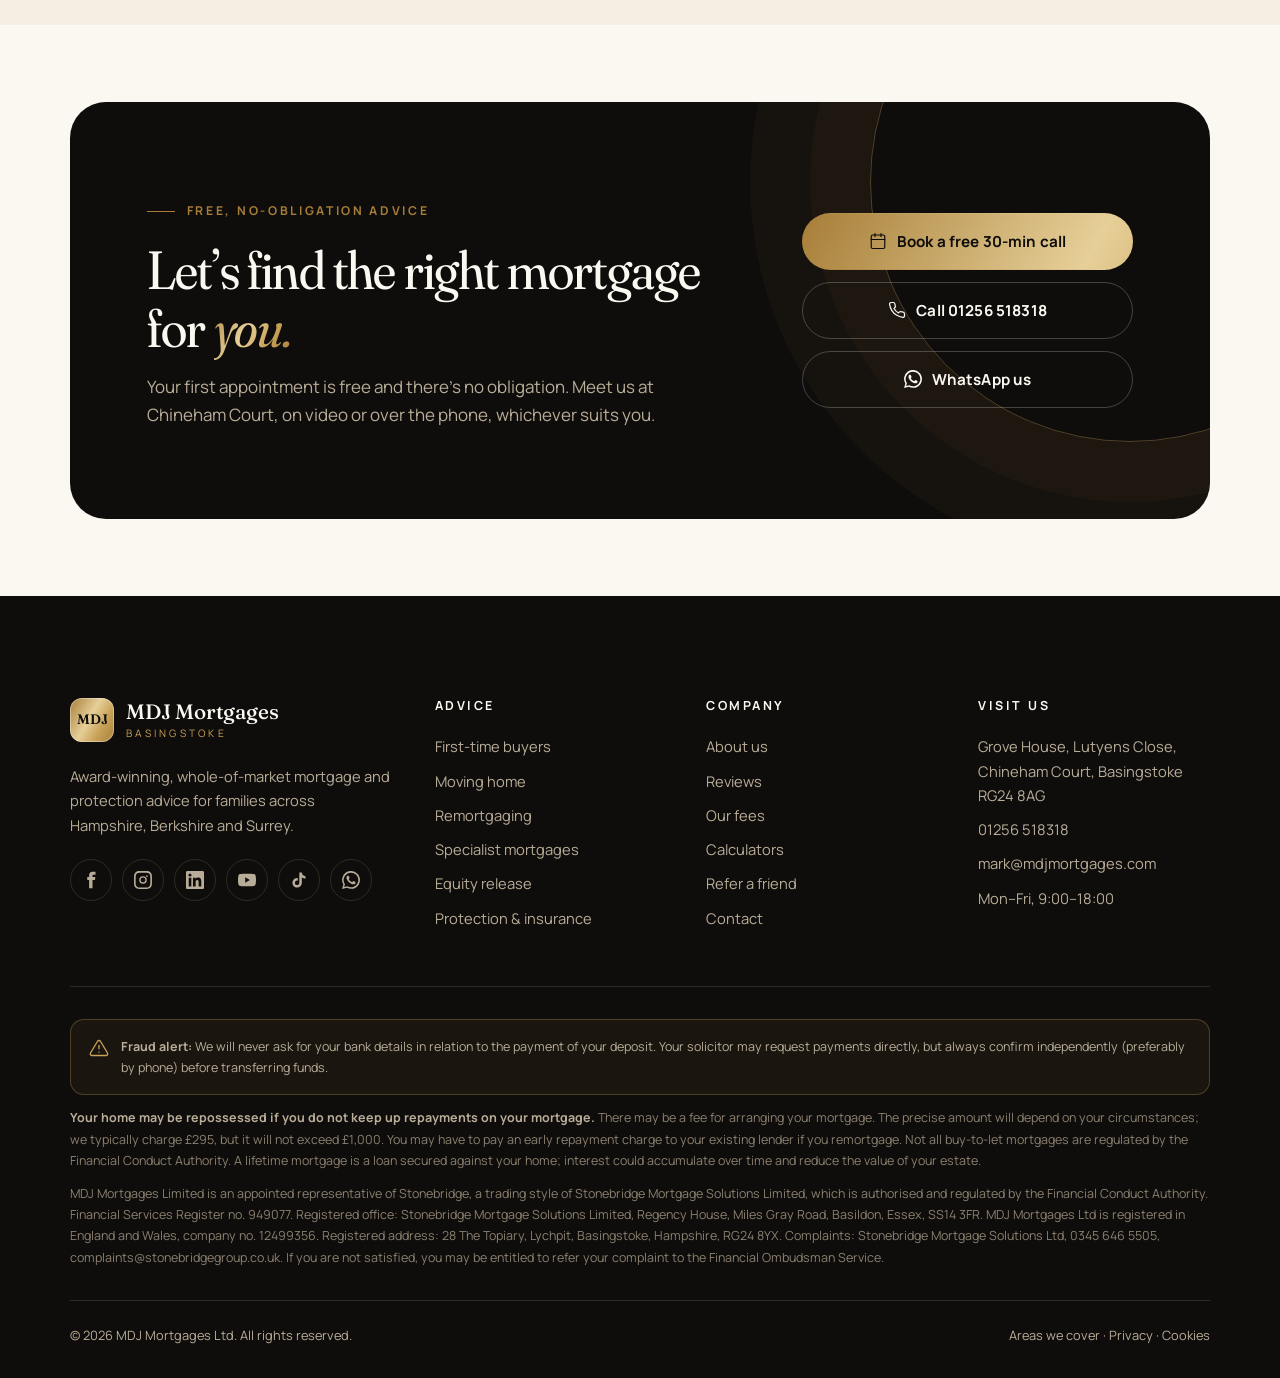
<file: site/areas.html>
<!doctype html>
<html lang="en-GB">
<head>
<meta charset="utf-8">
<meta name="viewport" content="width=device-width, initial-scale=1">
<title>Mortgage Broker Near You | Basingstoke, Fleet, Reading & More | MDJ Mortgages</title>
<meta name="description" content="MDJ Mortgages helps homebuyers in Basingstoke, Fleet, Farnborough, Reading, Winchester, Andover, Newbury and across Hampshire.">
<link rel="canonical" href="https://www.mdjmortgages.com/areas.html">
<meta property="og:title" content="Mortgage Broker Near You | Basingstoke, Fleet, Reading & More | MDJ Mortgages">
<meta property="og:description" content="MDJ Mortgages helps homebuyers in Basingstoke, Fleet, Farnborough, Reading, Winchester, Andover, Newbury and across Hampshire.">
<meta property="og:type" content="website">
<meta property="og:image" content="assets/img/mark.webp">
<meta name="theme-color" content="#0f0d0b">
<link rel="icon" href="data:image/svg+xml,%3Csvg xmlns='http://www.w3.org/2000/svg' viewBox='0 0 64 64'%3E%3Crect width='64' height='64' rx='16' fill='%23c9a25a'/%3E%3Ctext x='32' y='41' font-family='Georgia' font-size='22' text-anchor='middle' fill='%230f0d0b'%3EMDJ%3C/text%3E%3C/svg%3E">
<link rel="preconnect" href="https://fonts.googleapis.com">
<link rel="preconnect" href="https://fonts.gstatic.com" crossorigin>
<link href="https://fonts.googleapis.com/css2?family=Fraunces:ital,opsz,wght,SOFT@0,9..144,300..600,0..100;1,9..144,300..600,0..100&family=Manrope:wght@400;500;600;700;800&display=swap" rel="stylesheet">
<link rel="stylesheet" href="assets/css/styles.css">
<script type="application/ld+json">{"@context":"https://schema.org","@type":"FinancialService","name":"MDJ Mortgages Ltd","telephone":"+44 1256 518318","email":"mark@mdjmortgages.com","url":"https://www.mdjmortgages.com","address":{"@type":"PostalAddress","streetAddress":"Grove House, Lutyens Close, Chineham Court","addressLocality":"Basingstoke","postalCode":"RG24 8AG","addressCountry":"GB"},"openingHours":"Mo-Fr 09:00-18:00","areaServed":["Basingstoke","Hampshire","Berkshire","Surrey"],"aggregateRating":{"@type":"AggregateRating","ratingValue":"5.0","reviewCount":"186"}}</script>
</head>
<body>
<a class="skip-link" href="#main">Skip to content</a>
<div class="topbar"><div class="container">
  <div class="topbar-left">
    <a class="topbar-item" href="tel:+441256518318"><svg viewBox="0 0 24 24" fill="none" stroke="currentColor" stroke-width="1.6" stroke-linecap="round" stroke-linejoin="round" aria-hidden="true"><path d="M22 16.9v3a2 2 0 0 1-2.2 2 19.8 19.8 0 0 1-8.6-3.1 19.5 19.5 0 0 1-6-6A19.8 19.8 0 0 1 2.1 4.2 2 2 0 0 1 4.1 2h3a2 2 0 0 1 2 1.7c.1 1 .4 1.9.7 2.8a2 2 0 0 1-.5 2.1L8 9.9a16 16 0 0 0 6 6l1.3-1.3a2 2 0 0 1 2.1-.4c.9.3 1.8.6 2.8.7a2 2 0 0 1 1.7 2z"/></svg> 01256 518318</a>
    <a class="topbar-item hide-sm" href="mailto:mark@mdjmortgages.com"><svg viewBox="0 0 24 24" fill="none" stroke="currentColor" stroke-width="1.6" stroke-linecap="round" stroke-linejoin="round" aria-hidden="true"><rect x="2" y="4" width="20" height="16" rx="2"/><path d="m22 7-10 6L2 7"/></svg> mark@mdjmortgages.com</a>
    <span class="topbar-item hide-sm"><svg viewBox="0 0 24 24" fill="none" stroke="currentColor" stroke-width="1.6" stroke-linecap="round" stroke-linejoin="round" aria-hidden="true"><circle cx="12" cy="12" r="10"/><path d="M12 6v6l4 2"/></svg> Mon–Fri, 9:00–18:00</span>
  </div>
  <div class="topbar-right"><a class="topbar-item" href="reviews.html"><span class="stars" aria-label="5 out of 5 stars">★★★★★</span> 5.0 from 186 Google reviews</a></div>
</div></div>
<header class="header"><div class="container">
  <a class="logo" href="index.html" aria-label="MDJ Mortgages home"><span class="logo-mark">MDJ</span><span class="logo-text"><strong>MDJ Mortgages</strong><span>Basingstoke</span></span></a>
  <nav class="nav" aria-label="Main"><div class="nav-item"><a class="nav-link" href="about.html">About</a></div><div class="nav-item"><a class="nav-link" href="mortgages.html">Mortgages <svg viewBox="0 0 24 24" fill="none" stroke="currentColor" stroke-width="1.6" stroke-linecap="round" stroke-linejoin="round" aria-hidden="true"><path d="m6 9 6 6 6-6"/></svg></a>
<div class="mega"><a class="mega-link" href="mortgages.html#first-time-buyers"><span class="mega-icon"><svg viewBox="0 0 24 24" fill="none" stroke="currentColor" stroke-width="1.6" stroke-linecap="round" stroke-linejoin="round" aria-hidden="true"><circle cx="7.5" cy="15.5" r="5.5"/><path d="m21 2-9.6 9.6M15.5 7.5l3 3L22 7l-3-3"/></svg></span><span><strong>First-time buyers</strong><span>From deposit to keys, step by step</span></span></a><a class="mega-link" href="mortgages.html#moving-home"><span class="mega-icon"><svg viewBox="0 0 24 24" fill="none" stroke="currentColor" stroke-width="1.6" stroke-linecap="round" stroke-linejoin="round" aria-hidden="true"><path d="M10 17h4V5H2v12h3M20 17h2v-3.3a1 1 0 0 0-.2-.6L18.3 9a1 1 0 0 0-.8-.4H14"/><circle cx="7.5" cy="17.5" r="2.5"/><circle cx="17.5" cy="17.5" r="2.5"/></svg></span><span><strong>Moving home</strong><span>Port, borrow more or start fresh</span></span></a><a class="mega-link" href="mortgages.html#remortgage"><span class="mega-icon"><svg viewBox="0 0 24 24" fill="none" stroke="currentColor" stroke-width="1.6" stroke-linecap="round" stroke-linejoin="round" aria-hidden="true"><path d="M3 12a9 9 0 0 1 15-6.7L21 8M21 3v5h-5M21 12a9 9 0 0 1-15 6.7L3 16M3 21v-5h5"/></svg></span><span><strong>Remortgaging</strong><span>Don’t drift onto your lender’s SVR</span></span></a><a class="mega-link" href="specialist.html#self-employed"><span class="mega-icon"><svg viewBox="0 0 24 24" fill="none" stroke="currentColor" stroke-width="1.6" stroke-linecap="round" stroke-linejoin="round" aria-hidden="true"><rect x="2" y="7" width="20" height="14" rx="2"/><path d="M16 21V5a2 2 0 0 0-2-2h-4a2 2 0 0 0-2 2v16"/></svg></span><span><strong>Self-employed</strong><span>Contractors, directors & sole traders</span></span></a><a class="mega-link" href="specialist.html#later-life"><span class="mega-icon"><svg viewBox="0 0 24 24" fill="none" stroke="currentColor" stroke-width="1.6" stroke-linecap="round" stroke-linejoin="round" aria-hidden="true"><circle cx="12" cy="12" r="4"/><path d="M12 2v2M12 20v2M4.9 4.9l1.4 1.4M17.7 17.7l1.4 1.4M2 12h2M20 12h2M6.3 17.7l-1.4 1.4M19.1 4.9l-1.4 1.4"/></svg></span><span><strong>Later life & retirement</strong><span>Borrowing into retirement</span></span></a><a class="mega-link" href="specialist.html"><span class="mega-icon"><svg viewBox="0 0 24 24" fill="none" stroke="currentColor" stroke-width="1.6" stroke-linecap="round" stroke-linejoin="round" aria-hidden="true"><path d="m12 2 10 5-10 5L2 7z"/><path d="m2 17 10 5 10-5M2 12l10 5 10-5"/></svg></span><span><strong>All specialist lending</strong><span>Commercial, foreign national & more</span></span></a><div class="mega-feature"><div><span class="eyebrow">Free first meeting</span><h4>Not sure where to start?</h4><p>Book a 30-minute discovery call and we’ll map out your options, with no obligation.</p></div><a class="btn btn-gold btn-sm" href="https://calendly.com/mdjmortgages/free-30-minute-discovery-meeting-clone" target="_blank" rel="noopener">Book a call <svg viewBox="0 0 24 24" fill="none" stroke="currentColor" stroke-width="1.6" stroke-linecap="round" stroke-linejoin="round" aria-hidden="true"><path d="M5 12h14M13 6l6 6-6 6"/></svg></a></div></div></div><div class="nav-item"><a class="nav-link" href="equity-release.html">Equity Release</a></div><div class="nav-item"><a class="nav-link" href="protection.html">Protection</a></div><div class="nav-item"><a class="nav-link" href="calculators.html">Calculators</a></div><div class="nav-item"><a class="nav-link" href="fees.html">Fees</a></div><div class="nav-item"><a class="nav-link" href="reviews.html">Reviews</a></div></nav>
  <div class="header-cta">
    <a class="header-phone" href="tel:+441256518318"><svg viewBox="0 0 24 24" fill="none" stroke="currentColor" stroke-width="1.6" stroke-linecap="round" stroke-linejoin="round" aria-hidden="true"><path d="M22 16.9v3a2 2 0 0 1-2.2 2 19.8 19.8 0 0 1-8.6-3.1 19.5 19.5 0 0 1-6-6A19.8 19.8 0 0 1 2.1 4.2 2 2 0 0 1 4.1 2h3a2 2 0 0 1 2 1.7c.1 1 .4 1.9.7 2.8a2 2 0 0 1-.5 2.1L8 9.9a16 16 0 0 0 6 6l1.3-1.3a2 2 0 0 1 2.1-.4c.9.3 1.8.6 2.8.7a2 2 0 0 1 1.7 2z"/></svg> 01256 518318</a>
    <a class="btn btn-gold btn-sm" href="contact.html">Free consultation <svg viewBox="0 0 24 24" fill="none" stroke="currentColor" stroke-width="1.6" stroke-linecap="round" stroke-linejoin="round" aria-hidden="true"><path d="M5 12h14M13 6l6 6-6 6"/></svg></a>
    <button class="burger" aria-label="Open menu" aria-controls="drawer"><svg viewBox="0 0 24 24" fill="none" stroke="currentColor" stroke-width="1.6" stroke-linecap="round" stroke-linejoin="round" aria-hidden="true"><path d="M4 7h16M4 12h16M4 17h10"/></svg></button>
  </div>
</div></header>
<div class="drawer" id="drawer" aria-label="Menu">
  <div class="drawer-backdrop"></div>
  <div class="drawer-panel" role="dialog" aria-modal="true" aria-label="Site menu">
    <div class="drawer-head"><a class="logo" href="index.html"><span class="logo-mark">MDJ</span><span class="logo-text"><strong>MDJ Mortgages</strong><span>Basingstoke</span></span></a><button class="burger drawer-close" style="display:grid" aria-label="Close menu"><svg viewBox="0 0 24 24" fill="none" stroke="currentColor" stroke-width="1.6" stroke-linecap="round" stroke-linejoin="round" aria-hidden="true"><path d="M18 6 6 18M6 6l12 12"/></svg></button></div>
    <nav class="drawer-nav"><a href="index.html">Home <svg viewBox="0 0 24 24" fill="none" stroke="currentColor" stroke-width="1.6" stroke-linecap="round" stroke-linejoin="round" aria-hidden="true"><path d="M5 12h14M13 6l6 6-6 6"/></svg></a><a href="about.html">About <svg viewBox="0 0 24 24" fill="none" stroke="currentColor" stroke-width="1.6" stroke-linecap="round" stroke-linejoin="round" aria-hidden="true"><path d="M5 12h14M13 6l6 6-6 6"/></svg></a><a href="mortgages.html">Mortgages <svg viewBox="0 0 24 24" fill="none" stroke="currentColor" stroke-width="1.6" stroke-linecap="round" stroke-linejoin="round" aria-hidden="true"><path d="M5 12h14M13 6l6 6-6 6"/></svg></a><a class="sub" href="mortgages.html#first-time-buyers">First-time buyers</a><a class="sub" href="mortgages.html#moving-home">Moving home</a><a class="sub" href="mortgages.html#remortgage">Remortgaging</a><a class="sub" href="specialist.html#self-employed">Self-employed</a><a class="sub" href="specialist.html#later-life">Later life & retirement</a><a class="sub" href="specialist.html">All specialist lending</a><a href="equity-release.html">Equity Release <svg viewBox="0 0 24 24" fill="none" stroke="currentColor" stroke-width="1.6" stroke-linecap="round" stroke-linejoin="round" aria-hidden="true"><path d="M5 12h14M13 6l6 6-6 6"/></svg></a><a href="protection.html">Protection <svg viewBox="0 0 24 24" fill="none" stroke="currentColor" stroke-width="1.6" stroke-linecap="round" stroke-linejoin="round" aria-hidden="true"><path d="M5 12h14M13 6l6 6-6 6"/></svg></a><a href="calculators.html">Calculators <svg viewBox="0 0 24 24" fill="none" stroke="currentColor" stroke-width="1.6" stroke-linecap="round" stroke-linejoin="round" aria-hidden="true"><path d="M5 12h14M13 6l6 6-6 6"/></svg></a><a href="fees.html">Fees <svg viewBox="0 0 24 24" fill="none" stroke="currentColor" stroke-width="1.6" stroke-linecap="round" stroke-linejoin="round" aria-hidden="true"><path d="M5 12h14M13 6l6 6-6 6"/></svg></a><a href="reviews.html">Reviews <svg viewBox="0 0 24 24" fill="none" stroke="currentColor" stroke-width="1.6" stroke-linecap="round" stroke-linejoin="round" aria-hidden="true"><path d="M5 12h14M13 6l6 6-6 6"/></svg></a><a href="areas.html">Areas we cover <svg viewBox="0 0 24 24" fill="none" stroke="currentColor" stroke-width="1.6" stroke-linecap="round" stroke-linejoin="round" aria-hidden="true"><path d="M5 12h14M13 6l6 6-6 6"/></svg></a><a href="contact.html">Contact <svg viewBox="0 0 24 24" fill="none" stroke="currentColor" stroke-width="1.6" stroke-linecap="round" stroke-linejoin="round" aria-hidden="true"><path d="M5 12h14M13 6l6 6-6 6"/></svg></a></nav>
    <div class="drawer-foot">
      <a class="btn btn-gold btn-block" href="https://calendly.com/mdjmortgages/free-30-minute-discovery-meeting-clone" target="_blank" rel="noopener">Book a free call <svg viewBox="0 0 24 24" fill="none" stroke="currentColor" stroke-width="1.6" stroke-linecap="round" stroke-linejoin="round" aria-hidden="true"><path d="M5 12h14M13 6l6 6-6 6"/></svg></a>
      <a class="btn btn-ghost btn-block" style="color:var(--paper);border-color:rgba(255,255,255,.2)" href="tel:+441256518318"><svg viewBox="0 0 24 24" fill="none" stroke="currentColor" stroke-width="1.6" stroke-linecap="round" stroke-linejoin="round" aria-hidden="true"><path d="M22 16.9v3a2 2 0 0 1-2.2 2 19.8 19.8 0 0 1-8.6-3.1 19.5 19.5 0 0 1-6-6A19.8 19.8 0 0 1 2.1 4.2 2 2 0 0 1 4.1 2h3a2 2 0 0 1 2 1.7c.1 1 .4 1.9.7 2.8a2 2 0 0 1-.5 2.1L8 9.9a16 16 0 0 0 6 6l1.3-1.3a2 2 0 0 1 2.1-.4c.9.3 1.8.6 2.8.7a2 2 0 0 1 1.7 2z"/></svg> 01256 518318</a>
    </div>
  </div>
</div>
<main id="main">

<section class="page-hero dark grain"><div class="container">
  <div>
    <nav class="breadcrumb" aria-label="Breadcrumb"><a href="index.html">Home</a><span aria-hidden="true">/</span><span>Areas we cover</span></nav>
    <span class="eyebrow">Local mortgage advice</span>
    <h1 class="reveal">Your local broker, <em class='gold'>wherever you are.</em></h1>
    <p class="lead reveal reveal-d1">From our office at Chineham Court we help families across Basingstoke, Hampshire, Berkshire and Surrey, in person or by video.</p>
  </div>
  <div class="page-hero-aside"><div class="hero-chip reveal reveal-d1"><svg viewBox="0 0 24 24" fill="none" stroke="currentColor" stroke-width="1.6" stroke-linecap="round" stroke-linejoin="round" aria-hidden="true"><path d="M20 10c0 6-8 12-8 12s-8-6-8-12a8 8 0 0 1 16 0Z"/><circle cx="12" cy="10" r="3"/></svg><div><strong>Chineham Court</strong><span>Basingstoke RG24 8AG</span></div></div><div class="hero-chip reveal reveal-d2"><svg viewBox="0 0 24 24" fill="none" stroke="currentColor" stroke-width="1.6" stroke-linecap="round" stroke-linejoin="round" aria-hidden="true"><path d="m22 8-6 4 6 4V8Z"/><rect x="2" y="6" width="14" height="12" rx="2"/></svg><div><strong>Video appointments</strong><span>Advice from your sofa</span></div></div><div class="hero-chip reveal reveal-d3"><svg viewBox="0 0 24 24" fill="none" stroke="currentColor" stroke-width="1.6" stroke-linecap="round" stroke-linejoin="round" aria-hidden="true"><path d="M22 16.9v3a2 2 0 0 1-2.2 2 19.8 19.8 0 0 1-8.6-3.1 19.5 19.5 0 0 1-6-6A19.8 19.8 0 0 1 2.1 4.2 2 2 0 0 1 4.1 2h3a2 2 0 0 1 2 1.7c.1 1 .4 1.9.7 2.8a2 2 0 0 1-.5 2.1L8 9.9a16 16 0 0 0 6 6l1.3-1.3a2 2 0 0 1 2.1-.4c.9.3 1.8.6 2.8.7a2 2 0 0 1 1.7 2z"/></svg><div><strong>Phone & WhatsApp</strong><span>07798 819741</span></div></div></div>
</div></section>
<section class="section"><div class="container">
  <div class="section-head"><div><span class="eyebrow">Towns we regularly help in</span><h2 class="reveal">Local knowledge <em class="gold">matters.</em></h2></div>
  <p class="lead" style="max-width:440px;margin:0">We know the local developments, new-build schemes and estate agents, and which lenders like which properties.</p></div>
  <div class="grid grid-2"><div class="pillar reveal reveal-d1"><span class="eyebrow" style="margin-bottom:14px">Basingstoke & Deane</span><div class="areas"><span class="area hq"><svg viewBox="0 0 24 24" fill="none" stroke="currentColor" stroke-width="1.6" stroke-linecap="round" stroke-linejoin="round" aria-hidden="true"><path d="M20 10c0 6-8 12-8 12s-8-6-8-12a8 8 0 0 1 16 0Z"/><circle cx="12" cy="10" r="3"/></svg>Basingstoke</span><span class="area"><svg viewBox="0 0 24 24" fill="none" stroke="currentColor" stroke-width="1.6" stroke-linecap="round" stroke-linejoin="round" aria-hidden="true"><path d="M20 10c0 6-8 12-8 12s-8-6-8-12a8 8 0 0 1 16 0Z"/><circle cx="12" cy="10" r="3"/></svg>Oakley</span><span class="area"><svg viewBox="0 0 24 24" fill="none" stroke="currentColor" stroke-width="1.6" stroke-linecap="round" stroke-linejoin="round" aria-hidden="true"><path d="M20 10c0 6-8 12-8 12s-8-6-8-12a8 8 0 0 1 16 0Z"/><circle cx="12" cy="10" r="3"/></svg>Overton</span><span class="area"><svg viewBox="0 0 24 24" fill="none" stroke="currentColor" stroke-width="1.6" stroke-linecap="round" stroke-linejoin="round" aria-hidden="true"><path d="M20 10c0 6-8 12-8 12s-8-6-8-12a8 8 0 0 1 16 0Z"/><circle cx="12" cy="10" r="3"/></svg>Tadley</span></div></div><div class="pillar reveal reveal-d2"><span class="eyebrow" style="margin-bottom:14px">Hart</span><div class="areas"><span class="area"><svg viewBox="0 0 24 24" fill="none" stroke="currentColor" stroke-width="1.6" stroke-linecap="round" stroke-linejoin="round" aria-hidden="true"><path d="M20 10c0 6-8 12-8 12s-8-6-8-12a8 8 0 0 1 16 0Z"/><circle cx="12" cy="10" r="3"/></svg>Hook</span><span class="area"><svg viewBox="0 0 24 24" fill="none" stroke="currentColor" stroke-width="1.6" stroke-linecap="round" stroke-linejoin="round" aria-hidden="true"><path d="M20 10c0 6-8 12-8 12s-8-6-8-12a8 8 0 0 1 16 0Z"/><circle cx="12" cy="10" r="3"/></svg>Odiham</span><span class="area"><svg viewBox="0 0 24 24" fill="none" stroke="currentColor" stroke-width="1.6" stroke-linecap="round" stroke-linejoin="round" aria-hidden="true"><path d="M20 10c0 6-8 12-8 12s-8-6-8-12a8 8 0 0 1 16 0Z"/><circle cx="12" cy="10" r="3"/></svg>Hartley Wintney</span><span class="area"><svg viewBox="0 0 24 24" fill="none" stroke="currentColor" stroke-width="1.6" stroke-linecap="round" stroke-linejoin="round" aria-hidden="true"><path d="M20 10c0 6-8 12-8 12s-8-6-8-12a8 8 0 0 1 16 0Z"/><circle cx="12" cy="10" r="3"/></svg>Fleet</span></div></div><div class="pillar reveal reveal-d3"><span class="eyebrow" style="margin-bottom:14px">Rushmoor & Surrey Heath</span><div class="areas"><span class="area"><svg viewBox="0 0 24 24" fill="none" stroke="currentColor" stroke-width="1.6" stroke-linecap="round" stroke-linejoin="round" aria-hidden="true"><path d="M20 10c0 6-8 12-8 12s-8-6-8-12a8 8 0 0 1 16 0Z"/><circle cx="12" cy="10" r="3"/></svg>Farnborough</span><span class="area"><svg viewBox="0 0 24 24" fill="none" stroke="currentColor" stroke-width="1.6" stroke-linecap="round" stroke-linejoin="round" aria-hidden="true"><path d="M20 10c0 6-8 12-8 12s-8-6-8-12a8 8 0 0 1 16 0Z"/><circle cx="12" cy="10" r="3"/></svg>Aldershot</span><span class="area"><svg viewBox="0 0 24 24" fill="none" stroke="currentColor" stroke-width="1.6" stroke-linecap="round" stroke-linejoin="round" aria-hidden="true"><path d="M20 10c0 6-8 12-8 12s-8-6-8-12a8 8 0 0 1 16 0Z"/><circle cx="12" cy="10" r="3"/></svg>Camberley</span></div></div><div class="pillar reveal reveal-d4"><span class="eyebrow" style="margin-bottom:14px">Further afield</span><div class="areas"><span class="area"><svg viewBox="0 0 24 24" fill="none" stroke="currentColor" stroke-width="1.6" stroke-linecap="round" stroke-linejoin="round" aria-hidden="true"><path d="M20 10c0 6-8 12-8 12s-8-6-8-12a8 8 0 0 1 16 0Z"/><circle cx="12" cy="10" r="3"/></svg>Reading</span><span class="area"><svg viewBox="0 0 24 24" fill="none" stroke="currentColor" stroke-width="1.6" stroke-linecap="round" stroke-linejoin="round" aria-hidden="true"><path d="M20 10c0 6-8 12-8 12s-8-6-8-12a8 8 0 0 1 16 0Z"/><circle cx="12" cy="10" r="3"/></svg>Newbury</span><span class="area"><svg viewBox="0 0 24 24" fill="none" stroke="currentColor" stroke-width="1.6" stroke-linecap="round" stroke-linejoin="round" aria-hidden="true"><path d="M20 10c0 6-8 12-8 12s-8-6-8-12a8 8 0 0 1 16 0Z"/><circle cx="12" cy="10" r="3"/></svg>Andover</span><span class="area"><svg viewBox="0 0 24 24" fill="none" stroke="currentColor" stroke-width="1.6" stroke-linecap="round" stroke-linejoin="round" aria-hidden="true"><path d="M20 10c0 6-8 12-8 12s-8-6-8-12a8 8 0 0 1 16 0Z"/><circle cx="12" cy="10" r="3"/></svg>Winchester</span><span class="area"><svg viewBox="0 0 24 24" fill="none" stroke="currentColor" stroke-width="1.6" stroke-linecap="round" stroke-linejoin="round" aria-hidden="true"><path d="M20 10c0 6-8 12-8 12s-8-6-8-12a8 8 0 0 1 16 0Z"/><circle cx="12" cy="10" r="3"/></svg>Alton</span></div></div></div>
</div></section>
<section class="section-sm"><div class="container"><div class="map reveal"><iframe title="MDJ Mortgages office location" loading="lazy" referrerpolicy="no-referrer-when-downgrade" src="https://www.google.com/maps?q=Grove+House,+Lutyens+Close,+Chineham+Court,+Basingstoke+RG24+8AG&output=embed"></iframe></div></div></section>
<section class="section ivory"><div class="container">
  <div class="section-head">
    <div><span class="eyebrow">186 five-star Google reviews</span><h2 class="reveal">Families across Hampshire, <em class='gold'>in their words.</em></h2></div>
    <div class="slider-nav"><button class="slider-btn" data-dir="-1" aria-label="Previous reviews"><svg viewBox="0 0 24 24" fill="none" stroke="currentColor" stroke-width="1.6" stroke-linecap="round" stroke-linejoin="round" aria-hidden="true"><path d="M19 12H5M11 6l-6 6 6 6"/></svg></button><button class="slider-btn" data-dir="1" aria-label="Next reviews"><svg viewBox="0 0 24 24" fill="none" stroke="currentColor" stroke-width="1.6" stroke-linecap="round" stroke-linejoin="round" aria-hidden="true"><path d="M5 12h14M13 6l6 6-6 6"/></svg></button></div>
  </div>
  <div class="review-slider reveal"><div class="review-track"><article class="review"><div class="stars" aria-label="5 stars">★★★★★</div><blockquote>“Mark and Jodie were exceptional. They gave us quality, trusted advice at every step of the process. Clearly outlined what we needed to do. Answered all of our questions very quickly. They found us the best mortgage rates available on the market, as…”</blockquote>
<div class="review-author"><span class="initial">GR</span><div><strong>George Robinson</strong><span><svg viewBox="0 0 24 24" fill="none" stroke="currentColor" stroke-width="1.6" stroke-linecap="round" stroke-linejoin="round" aria-hidden="true"><path d="M21.8 10.2H12v3.9h5.6a4.8 4.8 0 0 1-2.1 3.1v2.6h3.4c2-1.8 3.1-4.5 3.1-7.7 0-.7 0-1.3-.2-1.9Z" fill="#4285F4" stroke="none"/><path d="M12 22c2.8 0 5.2-.9 6.9-2.5l-3.4-2.6c-.9.6-2.1 1-3.5 1-2.7 0-5-1.8-5.8-4.3H2.7v2.7A10 10 0 0 0 12 22Z" fill="#34A853" stroke="none"/><path d="M6.2 13.6a6 6 0 0 1 0-3.8V7.1H2.7a10 10 0 0 0 0 9.2z" fill="#FBBC05" stroke="none"/><path d="M12 5.9c1.5 0 2.9.5 4 1.6l3-3A10 10 0 0 0 2.7 7.1l3.5 2.7C7 7.7 9.3 5.9 12 5.9Z" fill="#EA4335" stroke="none"/></svg> First-time buyer</span></div></div></article><article class="review"><div class="stars" aria-label="5 stars">★★★★★</div><blockquote>“Our case definitely wasn't the easiest — if mortgages handed out awards for “most complicated paperwork adventure,” we would have been strong contenders! But Mark and the entire team at MDJ Mortgages handled everything smoothly, quickly, and with…”</blockquote>
<div class="review-author"><span class="initial">AF</span><div><strong>Anna Foster-Ford</strong><span><svg viewBox="0 0 24 24" fill="none" stroke="currentColor" stroke-width="1.6" stroke-linecap="round" stroke-linejoin="round" aria-hidden="true"><path d="M21.8 10.2H12v3.9h5.6a4.8 4.8 0 0 1-2.1 3.1v2.6h3.4c2-1.8 3.1-4.5 3.1-7.7 0-.7 0-1.3-.2-1.9Z" fill="#4285F4" stroke="none"/><path d="M12 22c2.8 0 5.2-.9 6.9-2.5l-3.4-2.6c-.9.6-2.1 1-3.5 1-2.7 0-5-1.8-5.8-4.3H2.7v2.7A10 10 0 0 0 12 22Z" fill="#34A853" stroke="none"/><path d="M6.2 13.6a6 6 0 0 1 0-3.8V7.1H2.7a10 10 0 0 0 0 9.2z" fill="#FBBC05" stroke="none"/><path d="M12 5.9c1.5 0 2.9.5 4 1.6l3-3A10 10 0 0 0 2.7 7.1l3.5 2.7C7 7.7 9.3 5.9 12 5.9Z" fill="#EA4335" stroke="none"/></svg> Complex case</span></div></div></article><article class="review"><div class="stars" aria-label="5 stars">★★★★★</div><blockquote>“We have just finished our remortgage with MDJ and it was simple and clear from the outset. Mark’s communication was excellent and in no way excessive which meant that we got the best rate available with zero stress. I would not hesitate to recommend…”</blockquote>
<div class="review-author"><span class="initial">JM</span><div><strong>Justyn Moore</strong><span><svg viewBox="0 0 24 24" fill="none" stroke="currentColor" stroke-width="1.6" stroke-linecap="round" stroke-linejoin="round" aria-hidden="true"><path d="M21.8 10.2H12v3.9h5.6a4.8 4.8 0 0 1-2.1 3.1v2.6h3.4c2-1.8 3.1-4.5 3.1-7.7 0-.7 0-1.3-.2-1.9Z" fill="#4285F4" stroke="none"/><path d="M12 22c2.8 0 5.2-.9 6.9-2.5l-3.4-2.6c-.9.6-2.1 1-3.5 1-2.7 0-5-1.8-5.8-4.3H2.7v2.7A10 10 0 0 0 12 22Z" fill="#34A853" stroke="none"/><path d="M6.2 13.6a6 6 0 0 1 0-3.8V7.1H2.7a10 10 0 0 0 0 9.2z" fill="#FBBC05" stroke="none"/><path d="M12 5.9c1.5 0 2.9.5 4 1.6l3-3A10 10 0 0 0 2.7 7.1l3.5 2.7C7 7.7 9.3 5.9 12 5.9Z" fill="#EA4335" stroke="none"/></svg> Remortgage</span></div></div></article><article class="review"><div class="stars" aria-label="5 stars">★★★★★</div><blockquote>“I’ve just completed on my first ever property which was definitely made possible thanks to the help of Mark and Jodie at MDJ Mortgages. I came to them looking for advice really early on when I was just thinking about maybe buying after being sick of…”</blockquote>
<div class="review-author"><span class="initial">EC</span><div><strong>Ellie Caldwell</strong><span><svg viewBox="0 0 24 24" fill="none" stroke="currentColor" stroke-width="1.6" stroke-linecap="round" stroke-linejoin="round" aria-hidden="true"><path d="M21.8 10.2H12v3.9h5.6a4.8 4.8 0 0 1-2.1 3.1v2.6h3.4c2-1.8 3.1-4.5 3.1-7.7 0-.7 0-1.3-.2-1.9Z" fill="#4285F4" stroke="none"/><path d="M12 22c2.8 0 5.2-.9 6.9-2.5l-3.4-2.6c-.9.6-2.1 1-3.5 1-2.7 0-5-1.8-5.8-4.3H2.7v2.7A10 10 0 0 0 12 22Z" fill="#34A853" stroke="none"/><path d="M6.2 13.6a6 6 0 0 1 0-3.8V7.1H2.7a10 10 0 0 0 0 9.2z" fill="#FBBC05" stroke="none"/><path d="M12 5.9c1.5 0 2.9.5 4 1.6l3-3A10 10 0 0 0 2.7 7.1l3.5 2.7C7 7.7 9.3 5.9 12 5.9Z" fill="#EA4335" stroke="none"/></svg> First-time solo buyer</span></div></div></article><article class="review"><div class="stars" aria-label="5 stars">★★★★★</div><blockquote>“Mark and Jodie from MDJ Mortgages have been incredible throughout. So professional, diligent and knowledgeable. Our case had a few delays through no fault of MDJ Mortgages but they remained supportive and informative throughout, working incredibly…”</blockquote>
<div class="review-author"><span class="initial">AS</span><div><strong>Alisha Shepherd</strong><span><svg viewBox="0 0 24 24" fill="none" stroke="currentColor" stroke-width="1.6" stroke-linecap="round" stroke-linejoin="round" aria-hidden="true"><path d="M21.8 10.2H12v3.9h5.6a4.8 4.8 0 0 1-2.1 3.1v2.6h3.4c2-1.8 3.1-4.5 3.1-7.7 0-.7 0-1.3-.2-1.9Z" fill="#4285F4" stroke="none"/><path d="M12 22c2.8 0 5.2-.9 6.9-2.5l-3.4-2.6c-.9.6-2.1 1-3.5 1-2.7 0-5-1.8-5.8-4.3H2.7v2.7A10 10 0 0 0 12 22Z" fill="#34A853" stroke="none"/><path d="M6.2 13.6a6 6 0 0 1 0-3.8V7.1H2.7a10 10 0 0 0 0 9.2z" fill="#FBBC05" stroke="none"/><path d="M12 5.9c1.5 0 2.9.5 4 1.6l3-3A10 10 0 0 0 2.7 7.1l3.5 2.7C7 7.7 9.3 5.9 12 5.9Z" fill="#EA4335" stroke="none"/></svg> Home purchase</span></div></div></article><article class="review"><div class="stars" aria-label="5 stars">★★★★★</div><blockquote>“Great service! Mark, Matt and Jodie are very friendly, knowledgeable and professional. They explained the best lenders and options for my circumstances, secured a strong rate and kept me informed throughout.”</blockquote>
<div class="review-author"><span class="initial">JD</span><div><strong>Jon Dawson</strong><span><svg viewBox="0 0 24 24" fill="none" stroke="currentColor" stroke-width="1.6" stroke-linecap="round" stroke-linejoin="round" aria-hidden="true"><path d="M21.8 10.2H12v3.9h5.6a4.8 4.8 0 0 1-2.1 3.1v2.6h3.4c2-1.8 3.1-4.5 3.1-7.7 0-.7 0-1.3-.2-1.9Z" fill="#4285F4" stroke="none"/><path d="M12 22c2.8 0 5.2-.9 6.9-2.5l-3.4-2.6c-.9.6-2.1 1-3.5 1-2.7 0-5-1.8-5.8-4.3H2.7v2.7A10 10 0 0 0 12 22Z" fill="#34A853" stroke="none"/><path d="M6.2 13.6a6 6 0 0 1 0-3.8V7.1H2.7a10 10 0 0 0 0 9.2z" fill="#FBBC05" stroke="none"/><path d="M12 5.9c1.5 0 2.9.5 4 1.6l3-3A10 10 0 0 0 2.7 7.1l3.5 2.7C7 7.7 9.3 5.9 12 5.9Z" fill="#EA4335" stroke="none"/></svg> Google review</span></div></div></article><article class="review"><div class="stars" aria-label="5 stars">★★★★★</div><blockquote>“Mark and Jodie made what was a very stressful period, significantly easier.”</blockquote>
<div class="review-author"><span class="initial">TW</span><div><strong>Tristan Ware</strong><span><svg viewBox="0 0 24 24" fill="none" stroke="currentColor" stroke-width="1.6" stroke-linecap="round" stroke-linejoin="round" aria-hidden="true"><path d="M21.8 10.2H12v3.9h5.6a4.8 4.8 0 0 1-2.1 3.1v2.6h3.4c2-1.8 3.1-4.5 3.1-7.7 0-.7 0-1.3-.2-1.9Z" fill="#4285F4" stroke="none"/><path d="M12 22c2.8 0 5.2-.9 6.9-2.5l-3.4-2.6c-.9.6-2.1 1-3.5 1-2.7 0-5-1.8-5.8-4.3H2.7v2.7A10 10 0 0 0 12 22Z" fill="#34A853" stroke="none"/><path d="M6.2 13.6a6 6 0 0 1 0-3.8V7.1H2.7a10 10 0 0 0 0 9.2z" fill="#FBBC05" stroke="none"/><path d="M12 5.9c1.5 0 2.9.5 4 1.6l3-3A10 10 0 0 0 2.7 7.1l3.5 2.7C7 7.7 9.3 5.9 12 5.9Z" fill="#EA4335" stroke="none"/></svg> Google review</span></div></div></article><article class="review"><div class="stars" aria-label="5 stars">★★★★★</div><blockquote>“Thank you Mark and Jodie, top job.”</blockquote>
<div class="review-author"><span class="initial">PB</span><div><strong>Pauly Blunden</strong><span><svg viewBox="0 0 24 24" fill="none" stroke="currentColor" stroke-width="1.6" stroke-linecap="round" stroke-linejoin="round" aria-hidden="true"><path d="M21.8 10.2H12v3.9h5.6a4.8 4.8 0 0 1-2.1 3.1v2.6h3.4c2-1.8 3.1-4.5 3.1-7.7 0-.7 0-1.3-.2-1.9Z" fill="#4285F4" stroke="none"/><path d="M12 22c2.8 0 5.2-.9 6.9-2.5l-3.4-2.6c-.9.6-2.1 1-3.5 1-2.7 0-5-1.8-5.8-4.3H2.7v2.7A10 10 0 0 0 12 22Z" fill="#34A853" stroke="none"/><path d="M6.2 13.6a6 6 0 0 1 0-3.8V7.1H2.7a10 10 0 0 0 0 9.2z" fill="#FBBC05" stroke="none"/><path d="M12 5.9c1.5 0 2.9.5 4 1.6l3-3A10 10 0 0 0 2.7 7.1l3.5 2.7C7 7.7 9.3 5.9 12 5.9Z" fill="#EA4335" stroke="none"/></svg> Google review</span></div></div></article></div></div>
  <p style="margin-top:32px"><a class="link-arrow" href="reviews.html">Read more reviews <svg viewBox="0 0 24 24" fill="none" stroke="currentColor" stroke-width="1.6" stroke-linecap="round" stroke-linejoin="round" aria-hidden="true"><path d="M5 12h14M13 6l6 6-6 6"/></svg></a></p>
</div></section>
<section class="section-sm"><div class="container">
  <div class="cta-band reveal">
    <div><span class="eyebrow">Free, no-obligation advice</span><h2>Let’s find the right mortgage for <em class='gold'>you.</em></h2><p>Your first appointment is free and there’s no obligation. Meet us at Chineham Court, on video or over the phone, whichever suits you.</p></div>
    <div class="cta-actions">
      <a class="btn btn-gold" href="https://calendly.com/mdjmortgages/free-30-minute-discovery-meeting-clone" target="_blank" rel="noopener"><svg viewBox="0 0 24 24" fill="none" stroke="currentColor" stroke-width="1.6" stroke-linecap="round" stroke-linejoin="round" aria-hidden="true"><rect x="3" y="4" width="18" height="18" rx="2"/><path d="M16 2v4M8 2v4M3 10h18"/></svg> Book a free 30-min call</a>
      <a class="btn btn-ghost" style="color:var(--paper);border-color:rgba(255,255,255,.22)" href="tel:+441256518318"><svg viewBox="0 0 24 24" fill="none" stroke="currentColor" stroke-width="1.6" stroke-linecap="round" stroke-linejoin="round" aria-hidden="true"><path d="M22 16.9v3a2 2 0 0 1-2.2 2 19.8 19.8 0 0 1-8.6-3.1 19.5 19.5 0 0 1-6-6A19.8 19.8 0 0 1 2.1 4.2 2 2 0 0 1 4.1 2h3a2 2 0 0 1 2 1.7c.1 1 .4 1.9.7 2.8a2 2 0 0 1-.5 2.1L8 9.9a16 16 0 0 0 6 6l1.3-1.3a2 2 0 0 1 2.1-.4c.9.3 1.8.6 2.8.7a2 2 0 0 1 1.7 2z"/></svg> Call 01256 518318</a>
      <a class="btn btn-ghost" style="color:var(--paper);border-color:rgba(255,255,255,.22)" href="https://wa.me/447798819741" target="_blank" rel="noopener"><svg viewBox="0 0 24 24" fill="currentColor" aria-hidden="true"><path d="M17.5 14.4c-.3-.1-1.8-.9-2-1-.3-.1-.5-.1-.7.1-.2.3-.8 1-.9 1.2-.2.2-.3.2-.6.1-.3-.1-1.3-.5-2.4-1.5-.9-.8-1.5-1.8-1.7-2.1-.2-.3 0-.5.1-.6l.4-.5.3-.5c.1-.2 0-.4 0-.5l-.9-2.2c-.2-.6-.5-.5-.7-.5h-.6c-.2 0-.5.1-.8.4-.3.3-1 1-1 2.5s1.1 2.9 1.2 3.1c.1.2 2.1 3.2 5.1 4.5.7.3 1.3.5 1.7.6.7.2 1.4.2 1.9.1.6-.1 1.8-.7 2-1.4.2-.7.2-1.3.2-1.4-.1-.1-.3-.2-.6-.3zM12 21.8c-1.8 0-3.5-.5-5-1.4l-.4-.2-3.7 1 1-3.6-.2-.4A9.8 9.8 0 0 1 12 2.2a9.8 9.8 0 0 1 9.8 9.8c0 5.4-4.4 9.8-9.8 9.8zm8.4-18.2A11.8 11.8 0 0 0 1.8 17.9L.1 24l6.3-1.7A11.8 11.8 0 0 0 24 12c0-3.2-1.2-6.1-3.5-8.4z"/></svg> WhatsApp us</a>
    </div>
  </div>
</div></section>

</main>
<footer class="footer"><div class="container">
  <div class="footer-top">
    <div class="footer-brand">
      <a class="logo" href="index.html"><span class="logo-mark">MDJ</span><span class="logo-text"><strong style="color:var(--paper)">MDJ Mortgages</strong><span>Basingstoke</span></span></a>
      <p>Award-winning, whole-of-market mortgage and protection advice for families across Hampshire, Berkshire and Surrey.</p>
      <div class="socials">
        <a href="https://www.facebook.com/" aria-label="Facebook" target="_blank" rel="noopener"><svg viewBox="0 0 24 24" fill="currentColor" aria-hidden="true"><path d="M14 8V6c0-.9.6-1 1-1h3V1h-4c-3.5 0-4.5 2.6-4.5 4.6V8H7v4h2.5v11H14V12h3.3l.5-4z"/></svg></a>
        <a href="https://www.instagram.com/" aria-label="Instagram" target="_blank" rel="noopener"><svg viewBox="0 0 24 24" fill="currentColor" aria-hidden="true"><path d="M12 7a5 5 0 1 0 0 10 5 5 0 0 0 0-10zm0 8.2a3.2 3.2 0 1 1 0-6.4 3.2 3.2 0 0 1 0 6.4zM17.3 5.5a1.2 1.2 0 1 0 0 2.4 1.2 1.2 0 0 0 0-2.4zM23.9 7c-.1-1.9-.5-3.6-1.9-5S18.9.2 17 .1C15.1 0 8.9 0 7 .1 5.1.2 3.4.6 2 2S.2 5.1.1 7C0 8.9 0 15.1.1 17c.1 1.9.5 3.6 1.9 5s3.1 1.8 5 1.9c1.9.1 8.1.1 10 0 1.9-.1 3.6-.5 5-1.9s1.8-3.1 1.9-5c.1-1.9.1-8.1 0-10zm-2.6 12.2a4.1 4.1 0 0 1-2.3 2.3c-1.6.6-5.4.5-7 .5s-5.4.1-7-.5a4.1 4.1 0 0 1-2.3-2.3c-.6-1.6-.5-5.4-.5-7.2s-.1-5.4.5-7a4.1 4.1 0 0 1 2.3-2.3c1.6-.6 5.4-.5 7-.5s5.4-.1 7 .5a4.1 4.1 0 0 1 2.3 2.3c.6 1.6.5 5.4.5 7s.1 5.6-.5 7.2z"/></svg></a>
        <a href="https://www.linkedin.com/" aria-label="LinkedIn" target="_blank" rel="noopener"><svg viewBox="0 0 24 24" fill="currentColor" aria-hidden="true"><path d="M20.4 20.5h-3.6v-5.6c0-1.3 0-3-1.8-3s-2.1 1.4-2.1 2.9v5.7H9.3V9h3.4v1.6c.5-.9 1.6-1.8 3.4-1.8 3.6 0 4.3 2.4 4.3 5.5v6.2zM5.3 7.4a2.1 2.1 0 1 1 0-4.2 2.1 2.1 0 0 1 0 4.2zm1.8 13.1H3.6V9h3.5v11.5zM22.2 0H1.8C.8 0 0 .8 0 1.7v20.6c0 .9.8 1.7 1.8 1.7h20.4c1 0 1.8-.8 1.8-1.7V1.7C24 .8 23.2 0 22.2 0z"/></svg></a>
        <a href="https://www.youtube.com/" aria-label="YouTube" target="_blank" rel="noopener"><svg viewBox="0 0 24 24" fill="currentColor" aria-hidden="true"><path d="M23.5 6.2a3 3 0 0 0-2.1-2.1C19.5 3.6 12 3.6 12 3.6s-7.5 0-9.4.5A3 3 0 0 0 .5 6.2 31.6 31.6 0 0 0 0 12a31.6 31.6 0 0 0 .5 5.8 3 3 0 0 0 2.1 2.1c1.9.5 9.4.5 9.4.5s7.5 0 9.4-.5a3 3 0 0 0 2.1-2.1A31.6 31.6 0 0 0 24 12a31.6 31.6 0 0 0-.5-5.8zM9.6 15.6V8.4l6.2 3.6-6.2 3.6z"/></svg></a>
        <a href="https://www.tiktok.com/" aria-label="TikTok" target="_blank" rel="noopener"><svg viewBox="0 0 24 24" fill="currentColor" aria-hidden="true"><path d="M19.6 6.7a4.8 4.8 0 0 1-3.8-4.2V2h-3.4v13.7a2.9 2.9 0 1 1-2-2.7V9.5a6.3 6.3 0 1 0 5.4 6.2V8.8a8.2 8.2 0 0 0 4.8 1.5V6.9l-1-.2z"/></svg></a>
        <a href="https://wa.me/447798819741" aria-label="WhatsApp" target="_blank" rel="noopener"><svg viewBox="0 0 24 24" fill="currentColor" aria-hidden="true"><path d="M17.5 14.4c-.3-.1-1.8-.9-2-1-.3-.1-.5-.1-.7.1-.2.3-.8 1-.9 1.2-.2.2-.3.2-.6.1-.3-.1-1.3-.5-2.4-1.5-.9-.8-1.5-1.8-1.7-2.1-.2-.3 0-.5.1-.6l.4-.5.3-.5c.1-.2 0-.4 0-.5l-.9-2.2c-.2-.6-.5-.5-.7-.5h-.6c-.2 0-.5.1-.8.4-.3.3-1 1-1 2.5s1.1 2.9 1.2 3.1c.1.2 2.1 3.2 5.1 4.5.7.3 1.3.5 1.7.6.7.2 1.4.2 1.9.1.6-.1 1.8-.7 2-1.4.2-.7.2-1.3.2-1.4-.1-.1-.3-.2-.6-.3zM12 21.8c-1.8 0-3.5-.5-5-1.4l-.4-.2-3.7 1 1-3.6-.2-.4A9.8 9.8 0 0 1 12 2.2a9.8 9.8 0 0 1 9.8 9.8c0 5.4-4.4 9.8-9.8 9.8zm8.4-18.2A11.8 11.8 0 0 0 1.8 17.9L.1 24l6.3-1.7A11.8 11.8 0 0 0 24 12c0-3.2-1.2-6.1-3.5-8.4z"/></svg></a>
      </div>
    </div>
    <div><h4>Advice</h4><ul>
      <li><a href="mortgages.html#first-time-buyers">First-time buyers</a></li>
      <li><a href="mortgages.html#moving-home">Moving home</a></li>
      <li><a href="mortgages.html#remortgage">Remortgaging</a></li>
      <li><a href="specialist.html">Specialist mortgages</a></li>
      <li><a href="equity-release.html">Equity release</a></li>
      <li><a href="protection.html">Protection & insurance</a></li>
    </ul></div>
    <div><h4>Company</h4><ul>
      <li><a href="about.html">About us</a></li>
      <li><a href="reviews.html">Reviews</a></li>
      <li><a href="fees.html">Our fees</a></li>
      <li><a href="calculators.html">Calculators</a></li>
      <li><a href="reviews.html#refer">Refer a friend</a></li>
      <li><a href="contact.html">Contact</a></li>
    </ul></div>
    <div><h4>Visit us</h4><ul>
      <li>Grove House, Lutyens Close,<br>Chineham Court, Basingstoke<br>RG24 8AG</li>
      <li><a href="tel:+441256518318">01256 518318</a></li>
      <li><a href="mailto:mark@mdjmortgages.com">mark@mdjmortgages.com</a></li>
      <li>Mon–Fri, 9:00–18:00</li>
    </ul></div>
  </div>
  <div class="footer-legal">
    <div class="fraud"><svg viewBox="0 0 24 24" fill="none" stroke="currentColor" stroke-width="1.6" stroke-linecap="round" stroke-linejoin="round" aria-hidden="true"><path d="M10.3 3.9 1.8 18a2 2 0 0 0 1.7 3h17a2 2 0 0 0 1.7-3L13.7 3.9a2 2 0 0 0-3.4 0zM12 9v4M12 17h.01"/></svg><div><strong>Fraud alert:</strong> We will never ask for your bank details in relation to the payment of your deposit. Your solicitor may request payments directly, but always confirm independently (preferably by phone) before transferring funds.</div></div>
    <p style="margin:0"><strong>Your home may be repossessed if you do not keep up repayments on your mortgage.</strong> There may be a fee for arranging your mortgage. The precise amount will depend on your circumstances; we typically charge £295, but it will not exceed £1,000. You may have to pay an early repayment charge to your existing lender if you remortgage. Not all buy-to-let mortgages are regulated by the Financial Conduct Authority. A lifetime mortgage is a loan secured against your home; interest could accumulate over time and reduce the value of your estate.</p>
    <p style="margin:0">MDJ Mortgages Limited is an appointed representative of Stonebridge, a trading style of Stonebridge Mortgage Solutions Limited, which is authorised and regulated by the Financial Conduct Authority. Financial Services Register no. 949077. Registered office: Stonebridge Mortgage Solutions Limited, Regency House, Miles Gray Road, Basildon, Essex, SS14 3FR. MDJ Mortgages Ltd is registered in England and Wales, company no. 12499356. Registered address: 28 The Topiary, Lychpit, Basingstoke, Hampshire, RG24 8YX. Complaints: Stonebridge Mortgage Solutions Ltd, 0345 646 5505, complaints@stonebridgegroup.co.uk. If you are not satisfied, you may be entitled to refer your complaint to the Financial Ombudsman Service.</p>
  </div>
  <div class="footer-bottom"><span>© <span data-year>2026</span> MDJ Mortgages Ltd. All rights reserved.</span><span><a href="areas.html">Areas we cover</a> · <a href="contact.html">Privacy</a> · <a href="contact.html">Cookies</a></span></div>
</div></footer>
<div class="fab">
  <a class="top" href="#main" aria-label="Back to top"><svg viewBox="0 0 24 24" fill="none" stroke="currentColor" stroke-width="1.6" stroke-linecap="round" stroke-linejoin="round" aria-hidden="true"><path d="M12 19V5M6 11l6-6 6 6"/></svg></a>
  <a class="wa" href="https://wa.me/447798819741" target="_blank" rel="noopener" aria-label="Chat on WhatsApp"><svg viewBox="0 0 24 24" fill="currentColor" aria-hidden="true"><path d="M17.5 14.4c-.3-.1-1.8-.9-2-1-.3-.1-.5-.1-.7.1-.2.3-.8 1-.9 1.2-.2.2-.3.2-.6.1-.3-.1-1.3-.5-2.4-1.5-.9-.8-1.5-1.8-1.7-2.1-.2-.3 0-.5.1-.6l.4-.5.3-.5c.1-.2 0-.4 0-.5l-.9-2.2c-.2-.6-.5-.5-.7-.5h-.6c-.2 0-.5.1-.8.4-.3.3-1 1-1 2.5s1.1 2.9 1.2 3.1c.1.2 2.1 3.2 5.1 4.5.7.3 1.3.5 1.7.6.7.2 1.4.2 1.9.1.6-.1 1.8-.7 2-1.4.2-.7.2-1.3.2-1.4-.1-.1-.3-.2-.6-.3zM12 21.8c-1.8 0-3.5-.5-5-1.4l-.4-.2-3.7 1 1-3.6-.2-.4A9.8 9.8 0 0 1 12 2.2a9.8 9.8 0 0 1 9.8 9.8c0 5.4-4.4 9.8-9.8 9.8zm8.4-18.2A11.8 11.8 0 0 0 1.8 17.9L.1 24l6.3-1.7A11.8 11.8 0 0 0 24 12c0-3.2-1.2-6.1-3.5-8.4z"/></svg></a>
</div>
<script src="assets/js/main.js" defer></script>
</body>
</html>
</file>
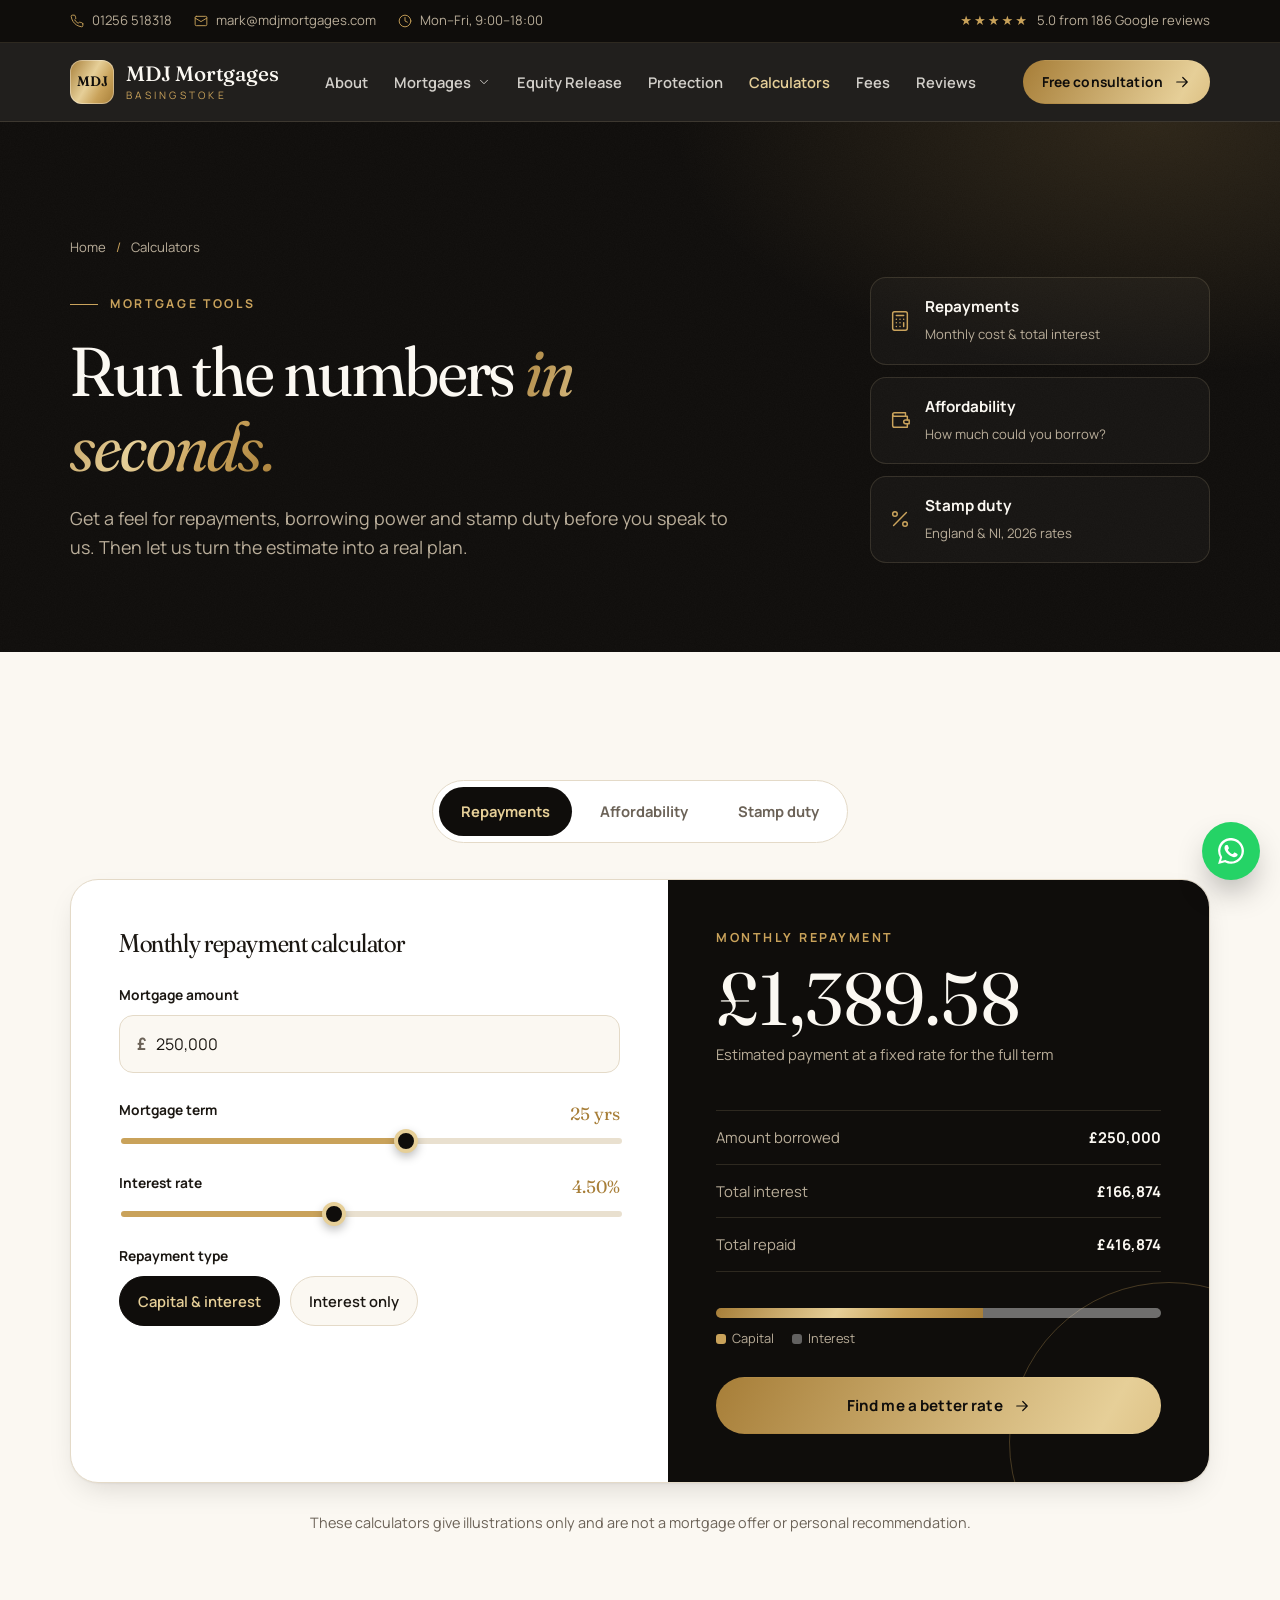
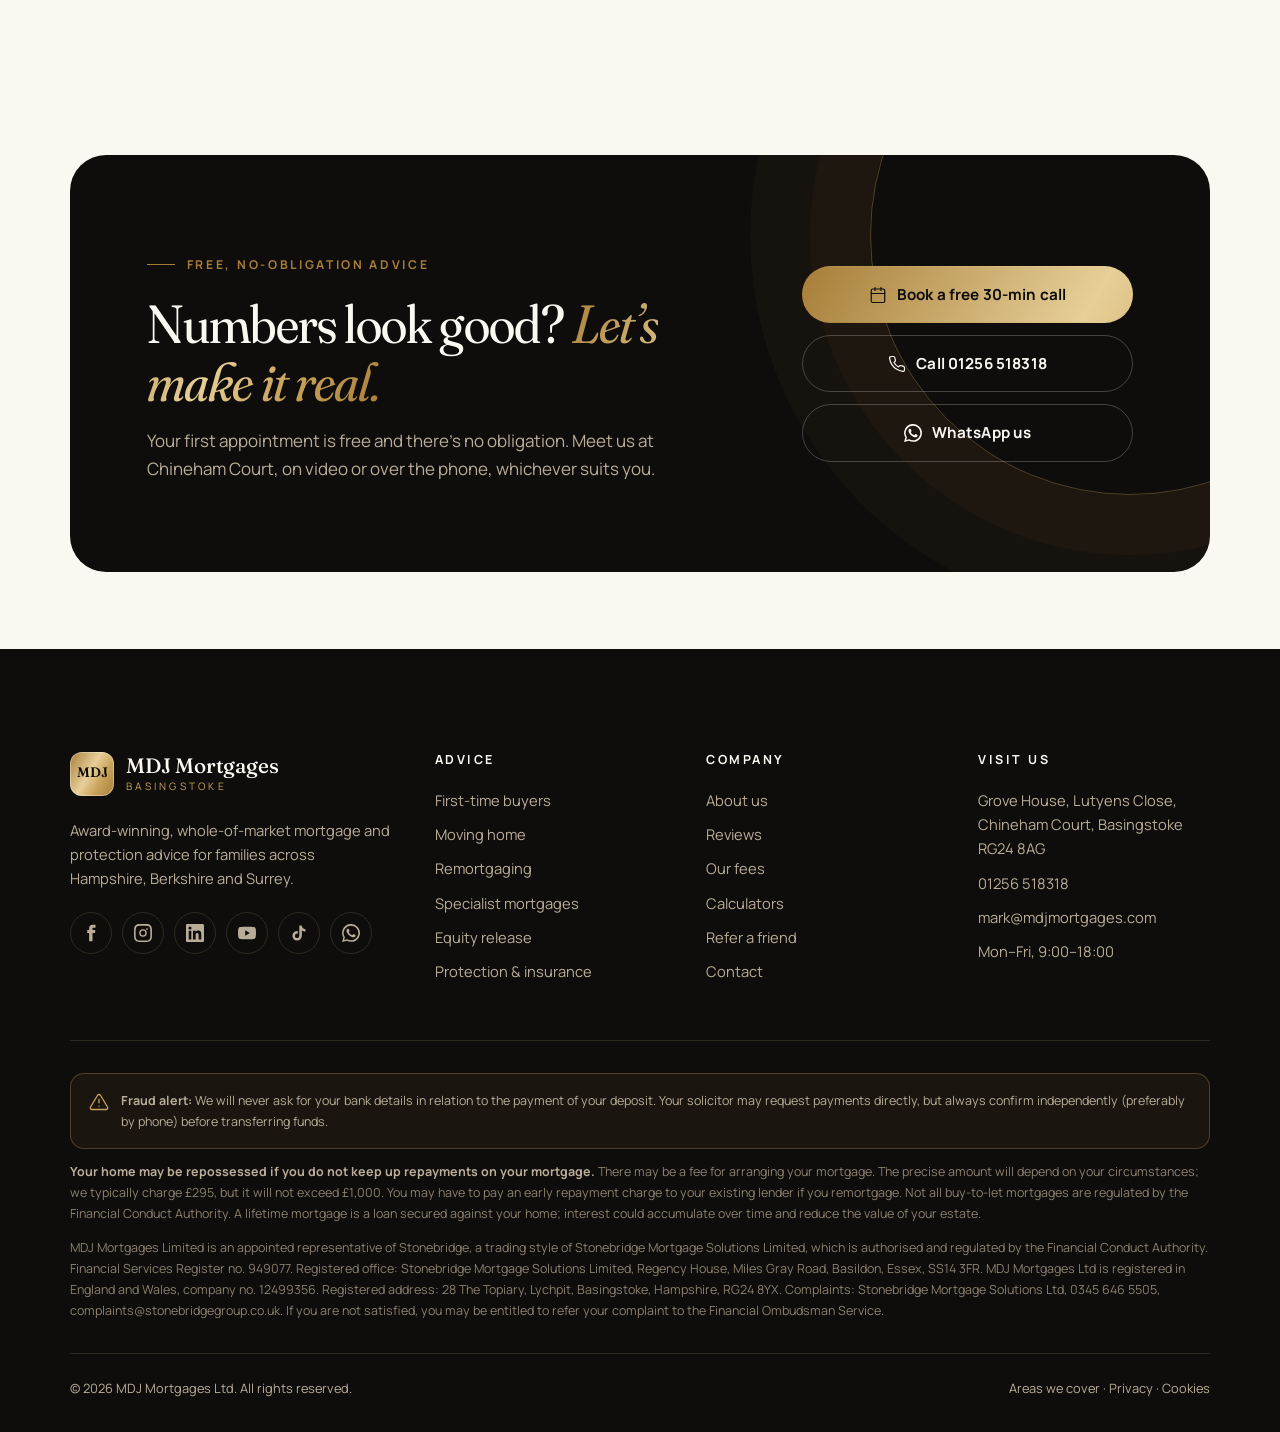
<file: site/calculators.html>
<!doctype html>
<html lang="en-GB">
<head>
<meta charset="utf-8">
<meta name="viewport" content="width=device-width, initial-scale=1">
<title>Mortgage Calculators | Repayments, Affordability & Stamp Duty | MDJ Mortgages</title>
<meta name="description" content="Free mortgage calculators: monthly repayments, how much can I borrow, and 2026 stamp duty for England.">
<link rel="canonical" href="https://www.mdjmortgages.com/calculators.html">
<meta property="og:title" content="Mortgage Calculators | Repayments, Affordability & Stamp Duty | MDJ Mortgages">
<meta property="og:description" content="Free mortgage calculators: monthly repayments, how much can I borrow, and 2026 stamp duty for England.">
<meta property="og:type" content="website">
<meta property="og:image" content="assets/img/mark.webp">
<meta name="theme-color" content="#0f0d0b">
<link rel="icon" href="data:image/svg+xml,%3Csvg xmlns='http://www.w3.org/2000/svg' viewBox='0 0 64 64'%3E%3Crect width='64' height='64' rx='16' fill='%23c9a25a'/%3E%3Ctext x='32' y='41' font-family='Georgia' font-size='22' text-anchor='middle' fill='%230f0d0b'%3EMDJ%3C/text%3E%3C/svg%3E">
<link rel="preconnect" href="https://fonts.googleapis.com">
<link rel="preconnect" href="https://fonts.gstatic.com" crossorigin>
<link href="https://fonts.googleapis.com/css2?family=Fraunces:ital,opsz,wght,SOFT@0,9..144,300..600,0..100;1,9..144,300..600,0..100&family=Manrope:wght@400;500;600;700;800&display=swap" rel="stylesheet">
<link rel="stylesheet" href="assets/css/styles.css">
<script type="application/ld+json">{"@context":"https://schema.org","@type":"FinancialService","name":"MDJ Mortgages Ltd","telephone":"+44 1256 518318","email":"mark@mdjmortgages.com","url":"https://www.mdjmortgages.com","address":{"@type":"PostalAddress","streetAddress":"Grove House, Lutyens Close, Chineham Court","addressLocality":"Basingstoke","postalCode":"RG24 8AG","addressCountry":"GB"},"openingHours":"Mo-Fr 09:00-18:00","areaServed":["Basingstoke","Hampshire","Berkshire","Surrey"],"aggregateRating":{"@type":"AggregateRating","ratingValue":"5.0","reviewCount":"186"}}</script>
</head>
<body>
<a class="skip-link" href="#main">Skip to content</a>
<div class="topbar"><div class="container">
  <div class="topbar-left">
    <a class="topbar-item" href="tel:+441256518318"><svg viewBox="0 0 24 24" fill="none" stroke="currentColor" stroke-width="1.6" stroke-linecap="round" stroke-linejoin="round" aria-hidden="true"><path d="M22 16.9v3a2 2 0 0 1-2.2 2 19.8 19.8 0 0 1-8.6-3.1 19.5 19.5 0 0 1-6-6A19.8 19.8 0 0 1 2.1 4.2 2 2 0 0 1 4.1 2h3a2 2 0 0 1 2 1.7c.1 1 .4 1.9.7 2.8a2 2 0 0 1-.5 2.1L8 9.9a16 16 0 0 0 6 6l1.3-1.3a2 2 0 0 1 2.1-.4c.9.3 1.8.6 2.8.7a2 2 0 0 1 1.7 2z"/></svg> 01256 518318</a>
    <a class="topbar-item hide-sm" href="mailto:mark@mdjmortgages.com"><svg viewBox="0 0 24 24" fill="none" stroke="currentColor" stroke-width="1.6" stroke-linecap="round" stroke-linejoin="round" aria-hidden="true"><rect x="2" y="4" width="20" height="16" rx="2"/><path d="m22 7-10 6L2 7"/></svg> mark@mdjmortgages.com</a>
    <span class="topbar-item hide-sm"><svg viewBox="0 0 24 24" fill="none" stroke="currentColor" stroke-width="1.6" stroke-linecap="round" stroke-linejoin="round" aria-hidden="true"><circle cx="12" cy="12" r="10"/><path d="M12 6v6l4 2"/></svg> Mon–Fri, 9:00–18:00</span>
  </div>
  <div class="topbar-right"><a class="topbar-item" href="reviews.html"><span class="stars" aria-label="5 out of 5 stars">★★★★★</span> 5.0 from 186 Google reviews</a></div>
</div></div>
<header class="header"><div class="container">
  <a class="logo" href="index.html" aria-label="MDJ Mortgages home"><span class="logo-mark">MDJ</span><span class="logo-text"><strong>MDJ Mortgages</strong><span>Basingstoke</span></span></a>
  <nav class="nav" aria-label="Main"><div class="nav-item"><a class="nav-link" href="about.html">About</a></div><div class="nav-item"><a class="nav-link" href="mortgages.html">Mortgages <svg viewBox="0 0 24 24" fill="none" stroke="currentColor" stroke-width="1.6" stroke-linecap="round" stroke-linejoin="round" aria-hidden="true"><path d="m6 9 6 6 6-6"/></svg></a>
<div class="mega"><a class="mega-link" href="mortgages.html#first-time-buyers"><span class="mega-icon"><svg viewBox="0 0 24 24" fill="none" stroke="currentColor" stroke-width="1.6" stroke-linecap="round" stroke-linejoin="round" aria-hidden="true"><circle cx="7.5" cy="15.5" r="5.5"/><path d="m21 2-9.6 9.6M15.5 7.5l3 3L22 7l-3-3"/></svg></span><span><strong>First-time buyers</strong><span>From deposit to keys, step by step</span></span></a><a class="mega-link" href="mortgages.html#moving-home"><span class="mega-icon"><svg viewBox="0 0 24 24" fill="none" stroke="currentColor" stroke-width="1.6" stroke-linecap="round" stroke-linejoin="round" aria-hidden="true"><path d="M10 17h4V5H2v12h3M20 17h2v-3.3a1 1 0 0 0-.2-.6L18.3 9a1 1 0 0 0-.8-.4H14"/><circle cx="7.5" cy="17.5" r="2.5"/><circle cx="17.5" cy="17.5" r="2.5"/></svg></span><span><strong>Moving home</strong><span>Port, borrow more or start fresh</span></span></a><a class="mega-link" href="mortgages.html#remortgage"><span class="mega-icon"><svg viewBox="0 0 24 24" fill="none" stroke="currentColor" stroke-width="1.6" stroke-linecap="round" stroke-linejoin="round" aria-hidden="true"><path d="M3 12a9 9 0 0 1 15-6.7L21 8M21 3v5h-5M21 12a9 9 0 0 1-15 6.7L3 16M3 21v-5h5"/></svg></span><span><strong>Remortgaging</strong><span>Don’t drift onto your lender’s SVR</span></span></a><a class="mega-link" href="specialist.html#self-employed"><span class="mega-icon"><svg viewBox="0 0 24 24" fill="none" stroke="currentColor" stroke-width="1.6" stroke-linecap="round" stroke-linejoin="round" aria-hidden="true"><rect x="2" y="7" width="20" height="14" rx="2"/><path d="M16 21V5a2 2 0 0 0-2-2h-4a2 2 0 0 0-2 2v16"/></svg></span><span><strong>Self-employed</strong><span>Contractors, directors & sole traders</span></span></a><a class="mega-link" href="specialist.html#later-life"><span class="mega-icon"><svg viewBox="0 0 24 24" fill="none" stroke="currentColor" stroke-width="1.6" stroke-linecap="round" stroke-linejoin="round" aria-hidden="true"><circle cx="12" cy="12" r="4"/><path d="M12 2v2M12 20v2M4.9 4.9l1.4 1.4M17.7 17.7l1.4 1.4M2 12h2M20 12h2M6.3 17.7l-1.4 1.4M19.1 4.9l-1.4 1.4"/></svg></span><span><strong>Later life & retirement</strong><span>Borrowing into retirement</span></span></a><a class="mega-link" href="specialist.html"><span class="mega-icon"><svg viewBox="0 0 24 24" fill="none" stroke="currentColor" stroke-width="1.6" stroke-linecap="round" stroke-linejoin="round" aria-hidden="true"><path d="m12 2 10 5-10 5L2 7z"/><path d="m2 17 10 5 10-5M2 12l10 5 10-5"/></svg></span><span><strong>All specialist lending</strong><span>Commercial, foreign national & more</span></span></a><div class="mega-feature"><div><span class="eyebrow">Free first meeting</span><h4>Not sure where to start?</h4><p>Book a 30-minute discovery call and we’ll map out your options, with no obligation.</p></div><a class="btn btn-gold btn-sm" href="https://calendly.com/mdjmortgages/free-30-minute-discovery-meeting-clone" target="_blank" rel="noopener">Book a call <svg viewBox="0 0 24 24" fill="none" stroke="currentColor" stroke-width="1.6" stroke-linecap="round" stroke-linejoin="round" aria-hidden="true"><path d="M5 12h14M13 6l6 6-6 6"/></svg></a></div></div></div><div class="nav-item"><a class="nav-link" href="equity-release.html">Equity Release</a></div><div class="nav-item"><a class="nav-link" href="protection.html">Protection</a></div><div class="nav-item"><a class="nav-link" href="calculators.html" aria-current="page">Calculators</a></div><div class="nav-item"><a class="nav-link" href="fees.html">Fees</a></div><div class="nav-item"><a class="nav-link" href="reviews.html">Reviews</a></div></nav>
  <div class="header-cta">
    <a class="header-phone" href="tel:+441256518318"><svg viewBox="0 0 24 24" fill="none" stroke="currentColor" stroke-width="1.6" stroke-linecap="round" stroke-linejoin="round" aria-hidden="true"><path d="M22 16.9v3a2 2 0 0 1-2.2 2 19.8 19.8 0 0 1-8.6-3.1 19.5 19.5 0 0 1-6-6A19.8 19.8 0 0 1 2.1 4.2 2 2 0 0 1 4.1 2h3a2 2 0 0 1 2 1.7c.1 1 .4 1.9.7 2.8a2 2 0 0 1-.5 2.1L8 9.9a16 16 0 0 0 6 6l1.3-1.3a2 2 0 0 1 2.1-.4c.9.3 1.8.6 2.8.7a2 2 0 0 1 1.7 2z"/></svg> 01256 518318</a>
    <a class="btn btn-gold btn-sm" href="contact.html">Free consultation <svg viewBox="0 0 24 24" fill="none" stroke="currentColor" stroke-width="1.6" stroke-linecap="round" stroke-linejoin="round" aria-hidden="true"><path d="M5 12h14M13 6l6 6-6 6"/></svg></a>
    <button class="burger" aria-label="Open menu" aria-controls="drawer"><svg viewBox="0 0 24 24" fill="none" stroke="currentColor" stroke-width="1.6" stroke-linecap="round" stroke-linejoin="round" aria-hidden="true"><path d="M4 7h16M4 12h16M4 17h10"/></svg></button>
  </div>
</div></header>
<div class="drawer" id="drawer" aria-label="Menu">
  <div class="drawer-backdrop"></div>
  <div class="drawer-panel" role="dialog" aria-modal="true" aria-label="Site menu">
    <div class="drawer-head"><a class="logo" href="index.html"><span class="logo-mark">MDJ</span><span class="logo-text"><strong>MDJ Mortgages</strong><span>Basingstoke</span></span></a><button class="burger drawer-close" style="display:grid" aria-label="Close menu"><svg viewBox="0 0 24 24" fill="none" stroke="currentColor" stroke-width="1.6" stroke-linecap="round" stroke-linejoin="round" aria-hidden="true"><path d="M18 6 6 18M6 6l12 12"/></svg></button></div>
    <nav class="drawer-nav"><a href="index.html">Home <svg viewBox="0 0 24 24" fill="none" stroke="currentColor" stroke-width="1.6" stroke-linecap="round" stroke-linejoin="round" aria-hidden="true"><path d="M5 12h14M13 6l6 6-6 6"/></svg></a><a href="about.html">About <svg viewBox="0 0 24 24" fill="none" stroke="currentColor" stroke-width="1.6" stroke-linecap="round" stroke-linejoin="round" aria-hidden="true"><path d="M5 12h14M13 6l6 6-6 6"/></svg></a><a href="mortgages.html">Mortgages <svg viewBox="0 0 24 24" fill="none" stroke="currentColor" stroke-width="1.6" stroke-linecap="round" stroke-linejoin="round" aria-hidden="true"><path d="M5 12h14M13 6l6 6-6 6"/></svg></a><a class="sub" href="mortgages.html#first-time-buyers">First-time buyers</a><a class="sub" href="mortgages.html#moving-home">Moving home</a><a class="sub" href="mortgages.html#remortgage">Remortgaging</a><a class="sub" href="specialist.html#self-employed">Self-employed</a><a class="sub" href="specialist.html#later-life">Later life & retirement</a><a class="sub" href="specialist.html">All specialist lending</a><a href="equity-release.html">Equity Release <svg viewBox="0 0 24 24" fill="none" stroke="currentColor" stroke-width="1.6" stroke-linecap="round" stroke-linejoin="round" aria-hidden="true"><path d="M5 12h14M13 6l6 6-6 6"/></svg></a><a href="protection.html">Protection <svg viewBox="0 0 24 24" fill="none" stroke="currentColor" stroke-width="1.6" stroke-linecap="round" stroke-linejoin="round" aria-hidden="true"><path d="M5 12h14M13 6l6 6-6 6"/></svg></a><a href="calculators.html">Calculators <svg viewBox="0 0 24 24" fill="none" stroke="currentColor" stroke-width="1.6" stroke-linecap="round" stroke-linejoin="round" aria-hidden="true"><path d="M5 12h14M13 6l6 6-6 6"/></svg></a><a href="fees.html">Fees <svg viewBox="0 0 24 24" fill="none" stroke="currentColor" stroke-width="1.6" stroke-linecap="round" stroke-linejoin="round" aria-hidden="true"><path d="M5 12h14M13 6l6 6-6 6"/></svg></a><a href="reviews.html">Reviews <svg viewBox="0 0 24 24" fill="none" stroke="currentColor" stroke-width="1.6" stroke-linecap="round" stroke-linejoin="round" aria-hidden="true"><path d="M5 12h14M13 6l6 6-6 6"/></svg></a><a href="areas.html">Areas we cover <svg viewBox="0 0 24 24" fill="none" stroke="currentColor" stroke-width="1.6" stroke-linecap="round" stroke-linejoin="round" aria-hidden="true"><path d="M5 12h14M13 6l6 6-6 6"/></svg></a><a href="contact.html">Contact <svg viewBox="0 0 24 24" fill="none" stroke="currentColor" stroke-width="1.6" stroke-linecap="round" stroke-linejoin="round" aria-hidden="true"><path d="M5 12h14M13 6l6 6-6 6"/></svg></a></nav>
    <div class="drawer-foot">
      <a class="btn btn-gold btn-block" href="https://calendly.com/mdjmortgages/free-30-minute-discovery-meeting-clone" target="_blank" rel="noopener">Book a free call <svg viewBox="0 0 24 24" fill="none" stroke="currentColor" stroke-width="1.6" stroke-linecap="round" stroke-linejoin="round" aria-hidden="true"><path d="M5 12h14M13 6l6 6-6 6"/></svg></a>
      <a class="btn btn-ghost btn-block" style="color:var(--paper);border-color:rgba(255,255,255,.2)" href="tel:+441256518318"><svg viewBox="0 0 24 24" fill="none" stroke="currentColor" stroke-width="1.6" stroke-linecap="round" stroke-linejoin="round" aria-hidden="true"><path d="M22 16.9v3a2 2 0 0 1-2.2 2 19.8 19.8 0 0 1-8.6-3.1 19.5 19.5 0 0 1-6-6A19.8 19.8 0 0 1 2.1 4.2 2 2 0 0 1 4.1 2h3a2 2 0 0 1 2 1.7c.1 1 .4 1.9.7 2.8a2 2 0 0 1-.5 2.1L8 9.9a16 16 0 0 0 6 6l1.3-1.3a2 2 0 0 1 2.1-.4c.9.3 1.8.6 2.8.7a2 2 0 0 1 1.7 2z"/></svg> 01256 518318</a>
    </div>
  </div>
</div>
<main id="main">

<section class="page-hero dark grain"><div class="container">
  <div>
    <nav class="breadcrumb" aria-label="Breadcrumb"><a href="index.html">Home</a><span aria-hidden="true">/</span><span>Calculators</span></nav>
    <span class="eyebrow">Mortgage tools</span>
    <h1 class="reveal">Run the numbers <em class='gold'>in seconds.</em></h1>
    <p class="lead reveal reveal-d1">Get a feel for repayments, borrowing power and stamp duty before you speak to us. Then let us turn the estimate into a real plan.</p>
  </div>
  <div class="page-hero-aside"><div class="hero-chip reveal reveal-d1"><svg viewBox="0 0 24 24" fill="none" stroke="currentColor" stroke-width="1.6" stroke-linecap="round" stroke-linejoin="round" aria-hidden="true"><rect x="4" y="2" width="16" height="20" rx="2"/><path d="M8 6h8M16 14v4M8 10h.01M12 10h.01M16 10h.01M8 14h.01M12 14h.01M8 18h.01M12 18h.01"/></svg><div><strong>Repayments</strong><span>Monthly cost & total interest</span></div></div><div class="hero-chip reveal reveal-d2"><svg viewBox="0 0 24 24" fill="none" stroke="currentColor" stroke-width="1.6" stroke-linecap="round" stroke-linejoin="round" aria-hidden="true"><path d="M20 12V8H6a2 2 0 0 1 0-4h12v4"/><path d="M4 6v12a2 2 0 0 0 2 2h14v-4"/><path d="M18 12a2 2 0 0 0 0 4h4v-4z"/></svg><div><strong>Affordability</strong><span>How much could you borrow?</span></div></div><div class="hero-chip reveal reveal-d3"><svg viewBox="0 0 24 24" fill="none" stroke="currentColor" stroke-width="1.6" stroke-linecap="round" stroke-linejoin="round" aria-hidden="true"><path d="M19 5 5 19"/><circle cx="6.5" cy="6.5" r="2.5"/><circle cx="17.5" cy="17.5" r="2.5"/></svg><div><strong>Stamp duty</strong><span>England & NI, 2026 rates</span></div></div></div>
</div></section>
<section class="section"><div class="container">
  <div class="center"><div class="calc-tabs" role="tablist">
    <button class="calc-tab" role="tab" data-tab="repayments" aria-selected="true">Repayments</button>
    <button class="calc-tab" role="tab" data-tab="affordability" aria-selected="false">Affordability</button>
    <button class="calc-tab" role="tab" data-tab="stamp-duty" aria-selected="false">Stamp duty</button>
  </div></div>

  <div class="calc" id="repayments">
    <form class="calc-form" id="repay-form" onsubmit="return false">
      <h3>Monthly repayment calculator</h3>
      <div class="field"><label for="r-amt">Mortgage amount</label><div class="input-prefix"><span>£</span><input class="input" id="r-amt" name="amount" inputmode="numeric" value="250,000"></div></div>
      <div class="field"><label for="r-term">Mortgage term <output id="out-term">25 yrs</output></label><input type="range" id="r-term" name="term" min="5" max="40" value="25"></div>
      <div class="field"><label for="r-rate">Interest rate <output id="out-rate">4.50%</output></label><input type="range" id="r-rate" name="rate" min="0.5" max="10" step="0.05" value="4.5"></div>
      <div class="field"><span class="label">Repayment type</span><div class="choice-group">
        <label class="choice"><input type="radio" name="type" value="repayment" checked><span>Capital & interest</span></label>
        <label class="choice"><input type="radio" name="type" value="interest"><span>Interest only</span></label>
      </div></div>
    </form>
    <div class="calc-result">
      <span class="result-label">Monthly repayment</span>
      <div class="result-big" id="repay-monthly">£0</div>
      <p class="result-sub">Estimated payment at a fixed rate for the full term</p>
      <div class="result-rows">
        <div><span>Amount borrowed</span><strong id="repay-loan">£0</strong></div>
        <div><span>Total interest</span><strong id="repay-interest">£0</strong></div>
        <div><span>Total repaid</span><strong id="repay-total">£0</strong></div>
      </div>
      <div class="result-bar"><i id="repay-bar-p" style="width:60%"></i><i id="repay-bar-i" style="width:40%"></i></div>
      <div class="legend"><span>Capital</span><span>Interest</span></div>
      <a class="btn btn-gold" style="margin-top:28px" href="contact.html">Find me a better rate <svg viewBox="0 0 24 24" fill="none" stroke="currentColor" stroke-width="1.6" stroke-linecap="round" stroke-linejoin="round" aria-hidden="true"><path d="M5 12h14M13 6l6 6-6 6"/></svg></a>
    </div>
  </div>

  <div class="calc" id="affordability" hidden>
    <form class="calc-form" id="afford-form" onsubmit="return false">
      <h3>How much could I borrow?</h3>
      <div class="field-row">
        <div class="field"><label for="a-inc1">Your annual income</label><div class="input-prefix"><span>£</span><input class="input" id="a-inc1" name="income1" inputmode="numeric" value="45,000"></div></div>
        <div class="field"><label for="a-inc2">Second applicant</label><div class="input-prefix"><span>£</span><input class="input" id="a-inc2" name="income2" inputmode="numeric" value="0"></div></div>
      </div>
      <div class="field"><label for="a-com">Monthly credit commitments</label><div class="input-prefix"><span>£</span><input class="input" id="a-com" name="commitments" inputmode="numeric" value="0"></div></div>
      <div class="field"><label for="a-dep">Deposit</label><div class="input-prefix"><span>£</span><input class="input" id="a-dep" name="deposit" inputmode="numeric" value="25,000"></div></div>
    </form>
    <div class="calc-result">
      <span class="result-label">Estimated borrowing</span>
      <div class="result-big" id="afford-high">£0</div>
      <p class="result-sub">Typical range: <span id="afford-range">—</span></p>
      <div class="result-rows">
        <div><span>Potential purchase price</span><strong id="afford-price">£0</strong></div>
        <div><span>Higher-multiple lenders (up to 5.5×)</span><strong id="afford-stretch">£0</strong></div>
      </div>
      <a class="btn btn-gold" href="contact.html">Get a Decision in Principle <svg viewBox="0 0 24 24" fill="none" stroke="currentColor" stroke-width="1.6" stroke-linecap="round" stroke-linejoin="round" aria-hidden="true"><path d="M5 12h14M13 6l6 6-6 6"/></svg></a>
      <p class="disclaimer">Based on 4–4.5× income after commitments. Higher multiples are subject to strict lender criteria.</p>
    </div>
  </div>

  <div class="calc" id="stamp-duty" hidden>
    <form class="calc-form" id="sdlt-form" onsubmit="return false">
      <h3>Stamp duty calculator</h3>
      <div class="field"><label for="s-price">Property price</label><div class="input-prefix"><span>£</span><input class="input" id="s-price" name="price" inputmode="numeric" value="350,000"></div></div>
      <div class="field"><span class="label">I am…</span><div class="choice-group">
        <label class="choice"><input type="radio" name="buyer" value="ftb" checked><span>A first-time buyer</span></label>
        <label class="choice"><input type="radio" name="buyer" value="standard"><span>Moving home</span></label>
        <label class="choice"><input type="radio" name="buyer" value="additional"><span>Buying an additional property</span></label>
      </div></div>
      <div class="notice" style="margin-top:0"><svg viewBox="0 0 24 24" fill="none" stroke="currentColor" stroke-width="1.6" stroke-linecap="round" stroke-linejoin="round" aria-hidden="true"><circle cx="12" cy="12" r="10"/><path d="M12 16v-4M12 8h.01"/></svg><span>Rates for England & Northern Ireland from 1 April 2025. Scotland (LBTT) and Wales (LTT) have different rules.</span></div>
    </form>
    <div class="calc-result">
      <span class="result-label">Stamp duty payable</span>
      <div class="result-big" id="sdlt-tax">£0</div>
      <p class="result-sub" id="sdlt-note"></p>
      <div class="result-rows">
        <div><span>Property price</span><strong id="sdlt-price">£0</strong></div>
        <div><span>Effective rate</span><strong id="sdlt-eff">0%</strong></div>
        <div><span>First-time buyer saving</span><strong id="sdlt-saving">—</strong></div>
      </div>
      <a class="btn btn-gold" href="contact.html">Plan my purchase <svg viewBox="0 0 24 24" fill="none" stroke="currentColor" stroke-width="1.6" stroke-linecap="round" stroke-linejoin="round" aria-hidden="true"><path d="M5 12h14M13 6l6 6-6 6"/></svg></a>
    </div>
  </div>
  <p class="center" style="margin-top:28px;color:var(--muted);font-size:.9rem">These calculators give illustrations only and are not a mortgage offer or personal recommendation.</p>
</div></section>
<section class="section-sm"><div class="container">
  <div class="cta-band reveal">
    <div><span class="eyebrow">Free, no-obligation advice</span><h2>Numbers look good? <em class='gold'>Let’s make it real.</em></h2><p>Your first appointment is free and there’s no obligation. Meet us at Chineham Court, on video or over the phone, whichever suits you.</p></div>
    <div class="cta-actions">
      <a class="btn btn-gold" href="https://calendly.com/mdjmortgages/free-30-minute-discovery-meeting-clone" target="_blank" rel="noopener"><svg viewBox="0 0 24 24" fill="none" stroke="currentColor" stroke-width="1.6" stroke-linecap="round" stroke-linejoin="round" aria-hidden="true"><rect x="3" y="4" width="18" height="18" rx="2"/><path d="M16 2v4M8 2v4M3 10h18"/></svg> Book a free 30-min call</a>
      <a class="btn btn-ghost" style="color:var(--paper);border-color:rgba(255,255,255,.22)" href="tel:+441256518318"><svg viewBox="0 0 24 24" fill="none" stroke="currentColor" stroke-width="1.6" stroke-linecap="round" stroke-linejoin="round" aria-hidden="true"><path d="M22 16.9v3a2 2 0 0 1-2.2 2 19.8 19.8 0 0 1-8.6-3.1 19.5 19.5 0 0 1-6-6A19.8 19.8 0 0 1 2.1 4.2 2 2 0 0 1 4.1 2h3a2 2 0 0 1 2 1.7c.1 1 .4 1.9.7 2.8a2 2 0 0 1-.5 2.1L8 9.9a16 16 0 0 0 6 6l1.3-1.3a2 2 0 0 1 2.1-.4c.9.3 1.8.6 2.8.7a2 2 0 0 1 1.7 2z"/></svg> Call 01256 518318</a>
      <a class="btn btn-ghost" style="color:var(--paper);border-color:rgba(255,255,255,.22)" href="https://wa.me/447798819741" target="_blank" rel="noopener"><svg viewBox="0 0 24 24" fill="currentColor" aria-hidden="true"><path d="M17.5 14.4c-.3-.1-1.8-.9-2-1-.3-.1-.5-.1-.7.1-.2.3-.8 1-.9 1.2-.2.2-.3.2-.6.1-.3-.1-1.3-.5-2.4-1.5-.9-.8-1.5-1.8-1.7-2.1-.2-.3 0-.5.1-.6l.4-.5.3-.5c.1-.2 0-.4 0-.5l-.9-2.2c-.2-.6-.5-.5-.7-.5h-.6c-.2 0-.5.1-.8.4-.3.3-1 1-1 2.5s1.1 2.9 1.2 3.1c.1.2 2.1 3.2 5.1 4.5.7.3 1.3.5 1.7.6.7.2 1.4.2 1.9.1.6-.1 1.8-.7 2-1.4.2-.7.2-1.3.2-1.4-.1-.1-.3-.2-.6-.3zM12 21.8c-1.8 0-3.5-.5-5-1.4l-.4-.2-3.7 1 1-3.6-.2-.4A9.8 9.8 0 0 1 12 2.2a9.8 9.8 0 0 1 9.8 9.8c0 5.4-4.4 9.8-9.8 9.8zm8.4-18.2A11.8 11.8 0 0 0 1.8 17.9L.1 24l6.3-1.7A11.8 11.8 0 0 0 24 12c0-3.2-1.2-6.1-3.5-8.4z"/></svg> WhatsApp us</a>
    </div>
  </div>
</div></section>

</main>
<footer class="footer"><div class="container">
  <div class="footer-top">
    <div class="footer-brand">
      <a class="logo" href="index.html"><span class="logo-mark">MDJ</span><span class="logo-text"><strong style="color:var(--paper)">MDJ Mortgages</strong><span>Basingstoke</span></span></a>
      <p>Award-winning, whole-of-market mortgage and protection advice for families across Hampshire, Berkshire and Surrey.</p>
      <div class="socials">
        <a href="https://www.facebook.com/" aria-label="Facebook" target="_blank" rel="noopener"><svg viewBox="0 0 24 24" fill="currentColor" aria-hidden="true"><path d="M14 8V6c0-.9.6-1 1-1h3V1h-4c-3.5 0-4.5 2.6-4.5 4.6V8H7v4h2.5v11H14V12h3.3l.5-4z"/></svg></a>
        <a href="https://www.instagram.com/" aria-label="Instagram" target="_blank" rel="noopener"><svg viewBox="0 0 24 24" fill="currentColor" aria-hidden="true"><path d="M12 7a5 5 0 1 0 0 10 5 5 0 0 0 0-10zm0 8.2a3.2 3.2 0 1 1 0-6.4 3.2 3.2 0 0 1 0 6.4zM17.3 5.5a1.2 1.2 0 1 0 0 2.4 1.2 1.2 0 0 0 0-2.4zM23.9 7c-.1-1.9-.5-3.6-1.9-5S18.9.2 17 .1C15.1 0 8.9 0 7 .1 5.1.2 3.4.6 2 2S.2 5.1.1 7C0 8.9 0 15.1.1 17c.1 1.9.5 3.6 1.9 5s3.1 1.8 5 1.9c1.9.1 8.1.1 10 0 1.9-.1 3.6-.5 5-1.9s1.8-3.1 1.9-5c.1-1.9.1-8.1 0-10zm-2.6 12.2a4.1 4.1 0 0 1-2.3 2.3c-1.6.6-5.4.5-7 .5s-5.4.1-7-.5a4.1 4.1 0 0 1-2.3-2.3c-.6-1.6-.5-5.4-.5-7.2s-.1-5.4.5-7a4.1 4.1 0 0 1 2.3-2.3c1.6-.6 5.4-.5 7-.5s5.4-.1 7 .5a4.1 4.1 0 0 1 2.3 2.3c.6 1.6.5 5.4.5 7s.1 5.6-.5 7.2z"/></svg></a>
        <a href="https://www.linkedin.com/" aria-label="LinkedIn" target="_blank" rel="noopener"><svg viewBox="0 0 24 24" fill="currentColor" aria-hidden="true"><path d="M20.4 20.5h-3.6v-5.6c0-1.3 0-3-1.8-3s-2.1 1.4-2.1 2.9v5.7H9.3V9h3.4v1.6c.5-.9 1.6-1.8 3.4-1.8 3.6 0 4.3 2.4 4.3 5.5v6.2zM5.3 7.4a2.1 2.1 0 1 1 0-4.2 2.1 2.1 0 0 1 0 4.2zm1.8 13.1H3.6V9h3.5v11.5zM22.2 0H1.8C.8 0 0 .8 0 1.7v20.6c0 .9.8 1.7 1.8 1.7h20.4c1 0 1.8-.8 1.8-1.7V1.7C24 .8 23.2 0 22.2 0z"/></svg></a>
        <a href="https://www.youtube.com/" aria-label="YouTube" target="_blank" rel="noopener"><svg viewBox="0 0 24 24" fill="currentColor" aria-hidden="true"><path d="M23.5 6.2a3 3 0 0 0-2.1-2.1C19.5 3.6 12 3.6 12 3.6s-7.5 0-9.4.5A3 3 0 0 0 .5 6.2 31.6 31.6 0 0 0 0 12a31.6 31.6 0 0 0 .5 5.8 3 3 0 0 0 2.1 2.1c1.9.5 9.4.5 9.4.5s7.5 0 9.4-.5a3 3 0 0 0 2.1-2.1A31.6 31.6 0 0 0 24 12a31.6 31.6 0 0 0-.5-5.8zM9.6 15.6V8.4l6.2 3.6-6.2 3.6z"/></svg></a>
        <a href="https://www.tiktok.com/" aria-label="TikTok" target="_blank" rel="noopener"><svg viewBox="0 0 24 24" fill="currentColor" aria-hidden="true"><path d="M19.6 6.7a4.8 4.8 0 0 1-3.8-4.2V2h-3.4v13.7a2.9 2.9 0 1 1-2-2.7V9.5a6.3 6.3 0 1 0 5.4 6.2V8.8a8.2 8.2 0 0 0 4.8 1.5V6.9l-1-.2z"/></svg></a>
        <a href="https://wa.me/447798819741" aria-label="WhatsApp" target="_blank" rel="noopener"><svg viewBox="0 0 24 24" fill="currentColor" aria-hidden="true"><path d="M17.5 14.4c-.3-.1-1.8-.9-2-1-.3-.1-.5-.1-.7.1-.2.3-.8 1-.9 1.2-.2.2-.3.2-.6.1-.3-.1-1.3-.5-2.4-1.5-.9-.8-1.5-1.8-1.7-2.1-.2-.3 0-.5.1-.6l.4-.5.3-.5c.1-.2 0-.4 0-.5l-.9-2.2c-.2-.6-.5-.5-.7-.5h-.6c-.2 0-.5.1-.8.4-.3.3-1 1-1 2.5s1.1 2.9 1.2 3.1c.1.2 2.1 3.2 5.1 4.5.7.3 1.3.5 1.7.6.7.2 1.4.2 1.9.1.6-.1 1.8-.7 2-1.4.2-.7.2-1.3.2-1.4-.1-.1-.3-.2-.6-.3zM12 21.8c-1.8 0-3.5-.5-5-1.4l-.4-.2-3.7 1 1-3.6-.2-.4A9.8 9.8 0 0 1 12 2.2a9.8 9.8 0 0 1 9.8 9.8c0 5.4-4.4 9.8-9.8 9.8zm8.4-18.2A11.8 11.8 0 0 0 1.8 17.9L.1 24l6.3-1.7A11.8 11.8 0 0 0 24 12c0-3.2-1.2-6.1-3.5-8.4z"/></svg></a>
      </div>
    </div>
    <div><h4>Advice</h4><ul>
      <li><a href="mortgages.html#first-time-buyers">First-time buyers</a></li>
      <li><a href="mortgages.html#moving-home">Moving home</a></li>
      <li><a href="mortgages.html#remortgage">Remortgaging</a></li>
      <li><a href="specialist.html">Specialist mortgages</a></li>
      <li><a href="equity-release.html">Equity release</a></li>
      <li><a href="protection.html">Protection & insurance</a></li>
    </ul></div>
    <div><h4>Company</h4><ul>
      <li><a href="about.html">About us</a></li>
      <li><a href="reviews.html">Reviews</a></li>
      <li><a href="fees.html">Our fees</a></li>
      <li><a href="calculators.html">Calculators</a></li>
      <li><a href="reviews.html#refer">Refer a friend</a></li>
      <li><a href="contact.html">Contact</a></li>
    </ul></div>
    <div><h4>Visit us</h4><ul>
      <li>Grove House, Lutyens Close,<br>Chineham Court, Basingstoke<br>RG24 8AG</li>
      <li><a href="tel:+441256518318">01256 518318</a></li>
      <li><a href="mailto:mark@mdjmortgages.com">mark@mdjmortgages.com</a></li>
      <li>Mon–Fri, 9:00–18:00</li>
    </ul></div>
  </div>
  <div class="footer-legal">
    <div class="fraud"><svg viewBox="0 0 24 24" fill="none" stroke="currentColor" stroke-width="1.6" stroke-linecap="round" stroke-linejoin="round" aria-hidden="true"><path d="M10.3 3.9 1.8 18a2 2 0 0 0 1.7 3h17a2 2 0 0 0 1.7-3L13.7 3.9a2 2 0 0 0-3.4 0zM12 9v4M12 17h.01"/></svg><div><strong>Fraud alert:</strong> We will never ask for your bank details in relation to the payment of your deposit. Your solicitor may request payments directly, but always confirm independently (preferably by phone) before transferring funds.</div></div>
    <p style="margin:0"><strong>Your home may be repossessed if you do not keep up repayments on your mortgage.</strong> There may be a fee for arranging your mortgage. The precise amount will depend on your circumstances; we typically charge £295, but it will not exceed £1,000. You may have to pay an early repayment charge to your existing lender if you remortgage. Not all buy-to-let mortgages are regulated by the Financial Conduct Authority. A lifetime mortgage is a loan secured against your home; interest could accumulate over time and reduce the value of your estate.</p>
    <p style="margin:0">MDJ Mortgages Limited is an appointed representative of Stonebridge, a trading style of Stonebridge Mortgage Solutions Limited, which is authorised and regulated by the Financial Conduct Authority. Financial Services Register no. 949077. Registered office: Stonebridge Mortgage Solutions Limited, Regency House, Miles Gray Road, Basildon, Essex, SS14 3FR. MDJ Mortgages Ltd is registered in England and Wales, company no. 12499356. Registered address: 28 The Topiary, Lychpit, Basingstoke, Hampshire, RG24 8YX. Complaints: Stonebridge Mortgage Solutions Ltd, 0345 646 5505, complaints@stonebridgegroup.co.uk. If you are not satisfied, you may be entitled to refer your complaint to the Financial Ombudsman Service.</p>
  </div>
  <div class="footer-bottom"><span>© <span data-year>2026</span> MDJ Mortgages Ltd. All rights reserved.</span><span><a href="areas.html">Areas we cover</a> · <a href="contact.html">Privacy</a> · <a href="contact.html">Cookies</a></span></div>
</div></footer>
<div class="fab">
  <a class="top" href="#main" aria-label="Back to top"><svg viewBox="0 0 24 24" fill="none" stroke="currentColor" stroke-width="1.6" stroke-linecap="round" stroke-linejoin="round" aria-hidden="true"><path d="M12 19V5M6 11l6-6 6 6"/></svg></a>
  <a class="wa" href="https://wa.me/447798819741" target="_blank" rel="noopener" aria-label="Chat on WhatsApp"><svg viewBox="0 0 24 24" fill="currentColor" aria-hidden="true"><path d="M17.5 14.4c-.3-.1-1.8-.9-2-1-.3-.1-.5-.1-.7.1-.2.3-.8 1-.9 1.2-.2.2-.3.2-.6.1-.3-.1-1.3-.5-2.4-1.5-.9-.8-1.5-1.8-1.7-2.1-.2-.3 0-.5.1-.6l.4-.5.3-.5c.1-.2 0-.4 0-.5l-.9-2.2c-.2-.6-.5-.5-.7-.5h-.6c-.2 0-.5.1-.8.4-.3.3-1 1-1 2.5s1.1 2.9 1.2 3.1c.1.2 2.1 3.2 5.1 4.5.7.3 1.3.5 1.7.6.7.2 1.4.2 1.9.1.6-.1 1.8-.7 2-1.4.2-.7.2-1.3.2-1.4-.1-.1-.3-.2-.6-.3zM12 21.8c-1.8 0-3.5-.5-5-1.4l-.4-.2-3.7 1 1-3.6-.2-.4A9.8 9.8 0 0 1 12 2.2a9.8 9.8 0 0 1 9.8 9.8c0 5.4-4.4 9.8-9.8 9.8zm8.4-18.2A11.8 11.8 0 0 0 1.8 17.9L.1 24l6.3-1.7A11.8 11.8 0 0 0 24 12c0-3.2-1.2-6.1-3.5-8.4z"/></svg></a>
</div>
<script src="assets/js/main.js" defer></script>
</body>
</html>
</file>
<file: assets/css/styles.css>
/* ==========================================================================
   MDJ Mortgages — design system
   Ink & gold, editorial serif + clean grotesk.
   ========================================================================== */

:root {
  --ink: #0f0d0b;
  --ink-2: #17140f;
  --ink-3: #221d17;
  --line-dark: rgba(232, 208, 160, 0.14);
  --gold: #c9a25a;
  --gold-2: #e6cf98;
  --gold-3: #a77e38;
  --gold-grad: linear-gradient(120deg, #a77e38 0%, #e6cf98 45%, #c9a25a 70%, #a77e38 100%);
  --paper: #fbf8f2;
  --ivory: #f4eee3;
  --sand: #e9e0cf;
  --text: #1b1712;
  --muted: #6b6257;
  --muted-light: #b9ad99;
  --line: #e4dac8;
  --white: #fff;
  --success: #2f7d5b;
  --danger: #b4452f;

  --serif: "Fraunces", "Iowan Old Style", Georgia, serif;
  --sans: "Manrope", system-ui, -apple-system, "Segoe UI", sans-serif;

  --radius: 18px;
  --radius-lg: 28px;
  --shadow: 0 1px 2px rgba(15, 13, 11, .04), 0 12px 32px -12px rgba(15, 13, 11, .18);
  --shadow-lg: 0 30px 80px -30px rgba(15, 13, 11, .45);
  --container: 1220px;
  --gutter: clamp(16px, 4vw, 40px);
  --ease: cubic-bezier(.2, .7, .2, 1);
}

*, *::before, *::after { box-sizing: border-box; }
html { scroll-behavior: smooth; -webkit-text-size-adjust: 100%; }
body {
  margin: 0;
  font-family: var(--sans);
  font-size: 17px;
  line-height: 1.65;
  color: var(--text);
  background: var(--paper);
  -webkit-font-smoothing: antialiased;
  text-rendering: optimizeLegibility;
  overflow-x: hidden;
}
img { max-width: 100%; display: block; }
a { color: inherit; text-decoration: none; }
button, input, select, textarea { font: inherit; color: inherit; }
::selection { background: var(--gold-2); color: var(--ink); }
:focus-visible { outline: 2px solid var(--gold); outline-offset: 3px; border-radius: 6px; }

.container { width: 100%; max-width: var(--container); margin-inline: auto; padding-inline: var(--gutter); }
.skip-link { position: absolute; left: -999px; top: 8px; background: var(--gold); color: var(--ink); padding: 10px 16px; border-radius: 8px; z-index: 999; }
.skip-link:focus { left: 8px; }
.sr-only { position: absolute; width: 1px; height: 1px; overflow: hidden; clip: rect(0 0 0 0); white-space: nowrap; }

/* ---------- Type ---------- */
h1, h2, h3, h4 { font-family: var(--serif); font-weight: 400; line-height: 1.08; letter-spacing: -0.015em; margin: 0 0 .5em; font-variation-settings: "SOFT" 50, "opsz" 120; }
h1 { font-size: clamp(2.6rem, 6.2vw, 5.2rem); }
h2 { font-size: clamp(2rem, 4.2vw, 3.4rem); }
h3 { font-size: clamp(1.35rem, 2vw, 1.7rem); line-height: 1.2; }
h4 { font-size: 1.15rem; line-height: 1.3; }
p { margin: 0 0 1.1em; }
em.gold, .gold-text {
  font-style: italic;
  background: var(--gold-grad);
  -webkit-background-clip: text; background-clip: text;
  color: transparent;
}
.eyebrow {
  display: inline-flex; align-items: center; gap: 12px;
  font-size: .76rem; font-weight: 700; letter-spacing: .22em; text-transform: uppercase;
  color: var(--gold-3); margin-bottom: 20px;
}
.eyebrow::before { content: ""; width: 28px; height: 1px; background: currentColor; }
.dark .eyebrow { color: var(--gold); }
.lead { font-size: clamp(1.08rem, 1.4vw, 1.25rem); color: var(--muted); max-width: 60ch; }
.dark .lead { color: var(--muted-light); }
.center { text-align: center; }
.center .lead { margin-inline: auto; }
.center .eyebrow::after { content: ""; width: 28px; height: 1px; background: currentColor; }

/* ---------- Buttons ---------- */
.btn {
  --bg: var(--ink); --fg: var(--paper);
  display: inline-flex; align-items: center; justify-content: center; gap: 10px;
  padding: 15px 26px; border-radius: 999px; border: 1px solid transparent;
  background: var(--bg); color: var(--fg);
  font-weight: 700; font-size: .95rem; letter-spacing: .01em; cursor: pointer;
  transition: transform .35s var(--ease), box-shadow .35s var(--ease), background .3s, color .3s, border-color .3s;
  white-space: nowrap;
}
.btn svg { width: 18px; height: 18px; transition: transform .35s var(--ease); }
.btn:hover { transform: translateY(-2px); box-shadow: 0 14px 30px -12px rgba(15, 13, 11, .5); }
.btn:hover svg { transform: translateX(3px); }
.btn-gold { background: var(--gold-grad); background-size: 200% 100%; color: var(--ink); background-position: 0% 0; }
.btn-gold:hover { background-position: 100% 0; box-shadow: 0 16px 36px -14px rgba(201, 162, 90, .8); }
.btn-ghost { background: transparent; color: var(--text); border-color: var(--line); }
.btn-ghost:hover { border-color: var(--text); }
.dark .btn-ghost { color: var(--paper); border-color: rgba(255,255,255,.22); }
.dark .btn-ghost:hover { border-color: var(--gold); color: var(--gold-2); }
.btn[hidden] { display: none; }
.btn-sm { padding: 10px 18px; font-size: .86rem; }
.btn-block { width: 100%; }
.link-arrow { display: inline-flex; align-items: center; gap: 8px; font-weight: 700; font-size: .92rem; color: var(--text); border-bottom: 1px solid var(--gold); padding-bottom: 2px; }
.link-arrow svg { width: 16px; height: 16px; transition: transform .3s var(--ease); }
.link-arrow:hover svg { transform: translateX(4px); }
.dark .link-arrow { color: var(--gold-2); }

/* ---------- Top bar & header ---------- */
.topbar { background: var(--ink); color: var(--muted-light); font-size: .82rem; border-bottom: 1px solid var(--line-dark); }
.topbar .container { display: flex; justify-content: space-between; align-items: center; gap: 16px; min-height: 42px; }
.topbar a:hover { color: var(--gold-2); }
.topbar-left, .topbar-right { display: flex; gap: 22px; align-items: center; }
.topbar svg { width: 14px; height: 14px; color: var(--gold); }
.topbar-item { display: inline-flex; gap: 8px; align-items: center; }
.stars { color: var(--gold); letter-spacing: 2px; }

.header { position: sticky; top: 0; z-index: 50; background: rgba(15, 13, 11, .92); backdrop-filter: saturate(140%) blur(14px); -webkit-backdrop-filter: saturate(140%) blur(14px); color: var(--paper); border-bottom: 1px solid var(--line-dark); transition: background .3s; }
.header .container { display: flex; align-items: center; justify-content: space-between; gap: 24px; height: 78px; }
.logo { display: inline-flex; align-items: center; gap: 12px; }
.logo-mark { width: 44px; height: 44px; border-radius: 12px; display: grid; place-items: center; background: var(--gold-grad); color: var(--ink); font-family: var(--serif); font-weight: 600; font-size: .86rem; letter-spacing: 0; box-shadow: inset 0 0 0 1px rgba(255,255,255,.35); }
.logo-text { display: flex; flex-direction: column; line-height: 1; white-space: nowrap; }
.logo-text strong { font-family: var(--serif); font-weight: 500; font-size: 1.3rem; letter-spacing: -.01em; }
.logo-text span { font-size: .64rem; letter-spacing: .32em; text-transform: uppercase; color: var(--gold); margin-top: 5px; }

.nav { display: flex; align-items: center; gap: 4px; }
.nav > .nav-item { position: relative; }
.nav-link { white-space: nowrap; display: inline-flex; align-items: center; gap: 6px; padding: 10px 14px; font-size: .92rem; font-weight: 600; color: rgba(251,248,242,.82); border-radius: 999px; transition: color .25s, background .25s; background: none; border: 0; cursor: pointer; }
.nav-link svg { width: 14px; height: 14px; transition: transform .3s; }
.nav-link:hover, .nav-item:focus-within > .nav-link { color: var(--white); background: rgba(255,255,255,.06); }
.nav-link[aria-current="page"] { color: var(--gold-2); }
.nav-item:hover .nav-link svg, .nav-item:focus-within .nav-link svg { transform: rotate(180deg); }

.header .container { position: relative; }
.nav > .nav-item.has-mega { position: static; }
.mega { position: absolute; top: calc(100% + 1px); left: 50%; width: min(860px, calc(100vw - 32px)); transform: translate(-50%, 10px); background: var(--ink-2); border: 1px solid var(--line-dark); border-radius: 0 0 22px 22px; padding: 16px; box-shadow: var(--shadow-lg); opacity: 0; visibility: hidden; transition: opacity .3s var(--ease), transform .3s var(--ease), visibility .3s; display: grid; grid-template-columns: minmax(0, 1fr) 248px; gap: 16px; }
.mega::before { content: ""; position: absolute; left: 0; right: 0; top: -20px; height: 20px; }
.nav-item:hover .mega, .nav-item:focus-within .mega { opacity: 1; visibility: visible; transform: translate(-50%, 0); }
.mega-links { display: grid; grid-template-columns: repeat(2, minmax(0, 1fr)); gap: 4px; align-content: start; }
.mega-link { display: flex; align-items: center; gap: 14px; min-height: 76px; padding: 14px; border-radius: 14px; transition: background .25s; }
.mega-link:hover { background: rgba(255,255,255,.05); }
.mega-link .mega-icon { flex: none; width: 44px; height: 44px; border-radius: 12px; display: flex; align-items: center; justify-content: center; background: rgba(201,162,90,.12); color: var(--gold); transition: background .25s, color .25s; }
.mega-link:hover .mega-icon { background: var(--gold-grad); color: var(--ink); }
.mega-link .mega-icon svg { width: 20px; height: 20px; display: block; }
.mega-text { display: flex; flex-direction: column; gap: 3px; min-width: 0; }
.mega-text strong { font-size: .95rem; line-height: 1.3; color: var(--paper); }
.mega-text small { font-size: .82rem; line-height: 1.4; color: var(--muted-light); white-space: nowrap; overflow: hidden; text-overflow: ellipsis; }
.mega-feature { border-radius: 16px; padding: 24px; background: linear-gradient(160deg, #2a2219, #15120e); border: 1px solid var(--line-dark); display: flex; flex-direction: column; justify-content: space-between; gap: 20px; }
.mega-feature .eyebrow { margin-bottom: 14px; }
.mega-feature h4 { color: var(--paper); font-size: 1.3rem; margin-bottom: 10px; }
.mega-feature p { color: var(--muted-light); font-size: .86rem; line-height: 1.55; margin: 0; }
.mega-feature .btn { align-self: stretch; }

.header-cta { display: flex; align-items: center; gap: 10px; }
.header-phone { white-space: nowrap; display: inline-flex; align-items: center; gap: 10px; color: var(--paper); font-weight: 700; font-size: .92rem; padding: 8px 12px; }
.header-phone svg { width: 18px; height: 18px; color: var(--gold); }
.burger { display: none; width: 46px; height: 46px; border-radius: 12px; border: 1px solid var(--line-dark); background: transparent; color: var(--paper); cursor: pointer; place-items: center; }
.burger svg { width: 22px; height: 22px; }

/* Mobile drawer */
.drawer { position: fixed; inset: 0; z-index: 100; visibility: hidden; }
.drawer-backdrop { position: absolute; inset: 0; background: rgba(0,0,0,.55); opacity: 0; transition: opacity .35s; }
.drawer-panel { position: absolute; top: 0; right: 0; height: 100%; width: min(420px, 100%); background: var(--ink); color: var(--paper); transform: translateX(100%); transition: transform .45s var(--ease); display: flex; flex-direction: column; overflow-y: auto; }
.drawer.open { visibility: visible; }
.drawer.open .drawer-backdrop { opacity: 1; }
.drawer.open .drawer-panel { transform: none; }
.drawer-head { display: flex; justify-content: space-between; align-items: center; padding: 18px var(--gutter); border-bottom: 1px solid var(--line-dark); }
.drawer-nav { padding: 12px var(--gutter) 24px; display: flex; flex-direction: column; }
.drawer-nav a { padding: 15px 0; border-bottom: 1px solid var(--line-dark); font-family: var(--serif); font-size: 1.45rem; display: flex; justify-content: space-between; align-items: center; }
.drawer-nav a svg { width: 18px; height: 18px; color: var(--gold); }
.drawer-nav a.sub { font-family: var(--sans); font-size: .98rem; padding: 10px 0 10px 18px; color: var(--muted-light); border-bottom: 0; }
.drawer-foot { margin-top: auto; padding: 24px var(--gutter) 32px; display: grid; gap: 10px; }

/* ---------- Sections ---------- */
section { position: relative; }
.section { padding: clamp(72px, 10vw, 140px) 0; }
.section-sm { padding: clamp(48px, 6vw, 80px) 0; }
.dark { background: var(--ink); color: var(--paper); }
.ivory { background: var(--ivory); }
.section-head { display: flex; justify-content: space-between; align-items: end; gap: 32px; margin-bottom: clamp(40px, 5vw, 64px); flex-wrap: wrap; }
.section-head > div { max-width: 720px; }
.section-head h2 { margin-bottom: 0; }
.grain::after { content: ""; position: absolute; inset: 0; pointer-events: none; opacity: .5; background-image: url("data:image/svg+xml,%3Csvg xmlns='http://www.w3.org/2000/svg' width='160' height='160'%3E%3Cfilter id='n'%3E%3CfeTurbulence type='fractalNoise' baseFrequency='.85' numOctaves='3' stitchTiles='stitch'/%3E%3CfeColorMatrix values='0 0 0 0 1 0 0 0 0 1 0 0 0 0 1 0 0 0 .05 0'/%3E%3C/filter%3E%3Crect width='100%25' height='100%25' filter='url(%23n)'/%3E%3C/svg%3E"); }

/* ---------- Hero (home) ---------- */
.hero { overflow: hidden; padding: clamp(40px, 5vw, 72px) 0 clamp(64px, 7vw, 96px); }
.hero::before { content: ""; position: absolute; inset: 0; background:
  radial-gradient(900px 500px at 85% 10%, rgba(201,162,90,.18), transparent 60%),
  radial-gradient(700px 400px at 0% 100%, rgba(201,162,90,.08), transparent 60%); }
.hero-lines { position: absolute; inset: 0; background: repeating-linear-gradient(90deg, rgba(232,208,160,.035) 0 1px, transparent 1px 72px); mask-image: linear-gradient(to bottom, #000, transparent 85%); -webkit-mask-image: linear-gradient(to bottom, #000, transparent 85%); }
.hero .container { position: relative; display: grid; grid-template-columns: 1.1fr .9fr; gap: clamp(40px, 6vw, 90px); align-items: center; }
.hero h1 { margin-bottom: 24px; font-size: clamp(2.6rem, 5.4vw, 4.6rem); }
.hero .lead { margin-bottom: 36px; }
.hero-actions { display: flex; flex-wrap: wrap; gap: 14px; margin-bottom: 36px; }
.hero-proof { display: flex; align-items: center; gap: 18px; flex-wrap: wrap; }
.avatars { display: flex; }
.avatars span { width: 42px; height: 42px; border-radius: 50%; border: 2px solid var(--ink); margin-left: -10px; display: grid; place-items: center; font-size: .78rem; font-weight: 800; color: var(--ink); background: var(--gold-2); }
.avatars span:first-child { margin-left: 0; }
.avatars span:nth-child(2) { background: #d9b979; }
.avatars span:nth-child(3) { background: #f1e2bf; }
.avatars span:nth-child(4) { background: #bd9550; }
.hero-proof small { color: var(--muted-light); font-size: .88rem; display: block; }
.hero-proof strong { font-size: .98rem; }

.hero .container > * { min-width: 0; }
.hero-visual { position: relative; display: block; width: 100%; max-width: 500px; justify-self: end; padding: 14px 14px 0; }
.hero-photo { position: relative; display: block; width: 100%; height: 0; padding-bottom: 100%; }
.hero-frame { position: absolute; inset: 0; border-radius: 240px 240px 28px 28px; overflow: hidden; box-shadow: var(--shadow-lg); isolation: isolate; transform: translateZ(0); -webkit-mask-image: -webkit-radial-gradient(white, black); }
.hero-frame img { position: absolute; inset: 0; width: 100%; height: 100%; max-width: none; object-fit: cover; object-position: 30% 30%; border-radius: inherit; }
.hero-frame::after { content: ""; position: absolute; inset: 0; background: linear-gradient(to top, rgba(15,13,11,.35), transparent 35%); }
.hero-ring { position: absolute; inset: -14px; border: 1px solid rgba(201,162,90,.45); border-radius: 254px 254px 40px 40px; pointer-events: none; }
.hero-badges { display: grid; grid-template-columns: auto minmax(0, 1fr); gap: 10px 16px; align-items: stretch; margin-top: 36px; }
.hero-award { grid-row: span 2; width: 104px; height: auto; align-self: center; filter: drop-shadow(0 12px 22px rgba(0,0,0,.45)); }
.float-card { background: rgba(255,255,255,.04); border: 1px solid var(--line-dark); border-radius: 14px; padding: 10px 14px; display: flex; gap: 12px; align-items: center; min-width: 0; }
.float-card .fc-icon { width: 36px; height: 36px; border-radius: 12px; background: var(--gold-grad); color: var(--ink); display: flex; align-items: center; justify-content: center; flex: none; }
.float-card .fc-icon svg { width: 19px; height: 19px; display: block; }
.float-card strong { display: block; font-size: .92rem; line-height: 1.3; }
.float-card small { display: block; color: var(--muted-light); font-size: .78rem; line-height: 1.4; margin-top: 2px; }
@keyframes float { 0%, 100% { transform: translateY(0); } 50% { transform: translateY(-10px); } }

/* ---------- Trust strip ---------- */
.trust { background: var(--ink-2); color: var(--paper); border-top: 1px solid var(--line-dark); border-bottom: 1px solid var(--line-dark); }
.trust .container { display: grid; grid-template-columns: repeat(4, 1fr); }
.trust-item { padding: 28px 24px; display: flex; gap: 16px; align-items: center; border-left: 1px solid var(--line-dark); }
.trust-item:first-child { border-left: 0; padding-left: 0; }
.trust-item svg { width: 28px; height: 28px; color: var(--gold); flex: none; }
.trust-item strong { display: block; font-family: var(--serif); font-weight: 400; font-size: 1.5rem; line-height: 1.1; }
.trust-item span { font-size: .84rem; color: var(--muted-light); }
.trust-item strong span { font-size: inherit; color: inherit; }

/* ---------- Page hero (inner pages) ---------- */
.page-hero { padding: clamp(64px, 9vw, 120px) 0 clamp(56px, 7vw, 96px); overflow: hidden; }
.page-hero::before { content: ""; position: absolute; inset: 0; background: radial-gradient(800px 420px at 90% 0%, rgba(201,162,90,.16), transparent 60%); }
.page-hero .container { position: relative; display: grid; grid-template-columns: 1.3fr .7fr; gap: 48px; align-items: end; }
.page-hero h1 { font-size: clamp(2.4rem, 5.4vw, 4.4rem); margin-bottom: 20px; }
.page-hero .lead { margin-bottom: 0; }
.breadcrumb { display: flex; gap: 10px; align-items: center; font-size: .82rem; color: var(--muted-light); margin-bottom: 26px; flex-wrap: wrap; }
.breadcrumb a:hover { color: var(--gold-2); }
.breadcrumb span[aria-hidden] { color: var(--gold); }
.page-hero-aside { display: grid; gap: 12px; justify-self: end; width: 100%; max-width: 340px; }
.hero-chip { display: flex; align-items: center; gap: 14px; padding: 16px 18px; border: 1px solid var(--line-dark); border-radius: 16px; background: rgba(255,255,255,.03); }
.hero-chip svg { width: 22px; height: 22px; color: var(--gold); flex: none; }
.hero-chip strong { display: block; font-size: .95rem; }
.hero-chip span { font-size: .82rem; color: var(--muted-light); }

/* ---------- Cards / grids ---------- */
.grid { display: grid; gap: 24px; }
.grid-2 { grid-template-columns: repeat(2, 1fr); }
.grid-3 { grid-template-columns: repeat(3, 1fr); }
.grid-4 { grid-template-columns: repeat(4, 1fr); }

.service-card { position: relative; display: flex; flex-direction: column; padding: 34px 30px 30px; border-radius: var(--radius-lg); background: var(--white); border: 1px solid var(--line); transition: transform .45s var(--ease), box-shadow .45s var(--ease), border-color .45s; overflow: hidden; min-height: 300px; }
.service-card::before { content: ""; position: absolute; inset: 0; background: var(--ink); transform: translateY(101%); transition: transform .55s var(--ease); z-index: 0; }
.service-card > * { position: relative; z-index: 1; }
.service-card:hover { transform: translateY(-6px); box-shadow: var(--shadow-lg); border-color: transparent; }
.service-card:hover::before { transform: none; }
.service-card:hover, .service-card:hover h3 { color: var(--paper); }
.service-card:hover p { color: var(--muted-light); }
.service-card:hover .card-icon { background: var(--gold-grad); color: var(--ink); }
.service-card:hover .link-arrow { color: var(--gold-2); }
.card-icon { width: 56px; height: 56px; border-radius: 16px; display: grid; place-items: center; background: var(--ivory); color: var(--gold-3); margin-bottom: 28px; transition: background .4s, color .4s; }
.card-icon svg { width: 26px; height: 26px; }
.service-card h3 { transition: color .4s; }
.service-card p { color: var(--muted); font-size: .97rem; transition: color .4s; flex: 1; }
.card-num { position: absolute; top: 26px; right: 28px; font-family: var(--serif); font-size: .95rem; color: var(--gold); }
.service-card.feature { background: var(--ink); color: var(--paper); border-color: var(--ink); }
.service-card.feature h3 { color: var(--paper); }
.service-card.feature p { color: var(--muted-light); }
.service-card.feature .card-icon { background: var(--gold-grad); color: var(--ink); }
.service-card.feature .link-arrow { color: var(--gold-2); }

/* Split blocks */
.split { display: grid; grid-template-columns: 1fr 1fr; gap: clamp(40px, 7vw, 100px); align-items: center; }
.split.reverse > :first-child { order: 2; }
.media { position: relative; border-radius: var(--radius-lg); overflow: hidden; aspect-ratio: 5 / 4; box-shadow: var(--shadow-lg); isolation: isolate; transform: translateZ(0); -webkit-mask-image: -webkit-radial-gradient(white, black); }
.media img { width: 100%; height: 100%; object-fit: cover; border-radius: inherit; }
.media-wrap { position: relative; }
.media-tag { position: absolute; left: -24px; bottom: 32px; background: var(--white); border-radius: 18px; padding: 18px 22px; box-shadow: var(--shadow-lg); display: flex; gap: 14px; align-items: center; max-width: 290px; }
.media-tag .num { font-family: var(--serif); font-size: 2.4rem; line-height: 1; background: var(--gold-grad); -webkit-background-clip: text; background-clip: text; color: transparent; }
.media-tag span { font-size: .86rem; color: var(--muted); line-height: 1.4; }

.checklist { list-style: none; padding: 0; margin: 0 0 32px; display: grid; gap: 14px; }
.checklist li { display: flex; gap: 14px; align-items: flex-start; }
.checklist svg { width: 22px; height: 22px; flex: none; color: var(--gold-3); margin-top: 3px; }
.dark .checklist svg { color: var(--gold); }

/* Process */
.process { display: grid; grid-template-columns: repeat(4, 1fr); gap: 0; counter-reset: step; border-top: 1px solid var(--line-dark); }
.step { padding: 40px 28px 10px 0; position: relative; }
.step::before { content: ""; position: absolute; top: -1px; left: 0; width: 0; height: 1px; background: var(--gold); transition: width 1.2s var(--ease); }
.step.in::before { width: calc(100% - 28px); }
.step-num { font-family: var(--serif); font-size: 3.4rem; line-height: 1; margin-bottom: 22px; background: var(--gold-grad); -webkit-background-clip: text; background-clip: text; color: transparent; }
.step h3 { font-size: 1.35rem; color: var(--paper); }
.step p { color: var(--muted-light); font-size: .95rem; }

/* Stats */
.stats { display: grid; grid-template-columns: repeat(4, 1fr); gap: 24px; }
.stat { padding: 30px 0; border-top: 1px solid var(--line); }
.stat .num { font-family: var(--serif); font-size: clamp(2.8rem, 5vw, 4.2rem); line-height: 1; margin-bottom: 10px; }
.stat .num small { font-size: .5em; color: var(--gold-3); }
.stat p { color: var(--muted); font-size: .95rem; margin: 0; }
.dark .stat { border-color: var(--line-dark); }
.dark .stat p { color: var(--muted-light); }

/* Team */
.team-card { position: relative; border-radius: var(--radius-lg); overflow: hidden; background: var(--ink); color: var(--paper); isolation: isolate; transform: translateZ(0); -webkit-mask-image: -webkit-radial-gradient(white, black); }
.team-card .photo { aspect-ratio: 5 / 5.2; overflow: hidden; }
.team-card .photo img { width: 100%; height: 100%; object-fit: cover; object-position: center 25%; transition: transform 1s var(--ease); }
.team-card:hover .photo img { transform: scale(1.05); }
.team-body { padding: 28px 30px 32px; }
.team-body .role { font-size: .76rem; letter-spacing: .2em; text-transform: uppercase; color: var(--gold); font-weight: 700; }
.team-body h3 { margin: 10px 0 12px; font-size: 1.9rem; }
.team-body p { color: var(--muted-light); font-size: .95rem; }
.team-quote { font-family: var(--serif); font-style: italic; color: var(--gold-2); font-size: 1.1rem; }
.tags { display: flex; flex-wrap: wrap; gap: 8px; margin-top: 16px; }
.tag { font-size: .78rem; padding: 6px 12px; border-radius: 999px; border: 1px solid var(--line-dark); color: var(--muted-light); }
.light-tags .tag { border-color: var(--line); color: var(--muted); background: var(--white); }

/* Reviews */
.review-slider { position: relative; }
.review-track { display: flex; gap: 24px; overflow-x: auto; scroll-snap-type: x mandatory; scrollbar-width: none; padding-bottom: 6px; }
.review-track::-webkit-scrollbar { display: none; }
.review { flex: 0 0 calc((100% - 48px) / 3); scroll-snap-align: start; background: var(--white); border: 1px solid var(--line); border-radius: var(--radius-lg); padding: 32px; display: flex; flex-direction: column; }
.review .stars { font-size: 1rem; margin-bottom: 18px; }
.review blockquote { margin: 0 0 24px; font-family: var(--serif); font-size: 1.15rem; line-height: 1.5; flex: 1; }
.review-author { display: flex; align-items: center; gap: 12px; padding-top: 20px; border-top: 1px solid var(--line); }
.review-author .initial { width: 42px; height: 42px; border-radius: 50%; background: var(--ink); color: var(--gold-2); display: grid; place-items: center; font-weight: 800; font-size: .9rem; }
.review-author strong { display: block; font-size: .95rem; }
.review-author span { font-size: .8rem; color: var(--muted); display: inline-flex; gap: 6px; align-items: center; }
.review-author svg { width: 14px; height: 14px; }
.slider-nav { display: flex; gap: 10px; }
.slider-btn { width: 52px; height: 52px; border-radius: 50%; border: 1px solid var(--line); background: var(--white); display: grid; place-items: center; cursor: pointer; transition: background .3s, color .3s, border-color .3s; }
.slider-btn:hover { background: var(--ink); color: var(--gold-2); border-color: var(--ink); }
.slider-btn svg { width: 20px; height: 20px; }

.masonry { columns: 3 320px; column-gap: 24px; }
.masonry .review { break-inside: avoid; margin-bottom: 24px; flex: none; width: 100%; }

.rating-summary { display: grid; grid-template-columns: auto 1fr; gap: 40px; align-items: center; padding: 40px; border-radius: var(--radius-lg); background: var(--white); border: 1px solid var(--line); }
.rating-big { font-family: var(--serif); font-size: 5.6rem; line-height: 1; }
.rating-bars { display: grid; gap: 8px; }
.rating-bar { display: grid; grid-template-columns: 48px 1fr 40px; gap: 12px; align-items: center; font-size: .85rem; color: var(--muted); }
.rating-bar .bar { height: 8px; border-radius: 99px; background: var(--ivory); overflow: hidden; }
.rating-bar .bar i { display: block; height: 100%; background: var(--gold-grad); border-radius: 99px; }

/* Awards */
.awards { display: flex; align-items: center; justify-content: center; gap: clamp(24px, 5vw, 64px); flex-wrap: wrap; }
.awards img { height: 112px; width: auto; filter: drop-shadow(0 10px 20px rgba(0,0,0,.25)); transition: transform .4s var(--ease); }
.awards img:hover { transform: translateY(-4px) rotate(-2deg); }
.awards img.wide { height: 56px; }

/* Areas */
.areas { display: flex; flex-wrap: wrap; gap: 10px; }
.area { display: inline-flex; align-items: center; gap: 8px; padding: 11px 18px; border-radius: 999px; border: 1px solid var(--line); background: var(--white); font-weight: 600; font-size: .92rem; transition: all .3s var(--ease); }
.area svg { width: 15px; height: 15px; color: var(--gold-3); }
.area:hover { background: var(--ink); color: var(--paper); border-color: var(--ink); transform: translateY(-2px); }
.area.hq { background: var(--ink); color: var(--paper); border-color: var(--ink); }
.area.hq svg { color: var(--gold); }

/* FAQ */
.faq { border-top: 1px solid var(--line); }
.faq details { border-bottom: 1px solid var(--line); }
.faq summary { list-style: none; cursor: pointer; display: flex; justify-content: space-between; gap: 24px; align-items: center; padding: 26px 0; font-family: var(--serif); font-size: clamp(1.1rem, 1.6vw, 1.35rem); }
.faq summary::-webkit-details-marker { display: none; }
.faq summary .plus { flex: none; width: 40px; height: 40px; border-radius: 50%; border: 1px solid var(--line); display: grid; place-items: center; transition: transform .4s var(--ease), background .3s, color .3s; }
.faq summary .plus svg { width: 18px; height: 18px; }
.faq details[open] summary .plus { transform: rotate(45deg); background: var(--ink); color: var(--gold-2); border-color: var(--ink); }
.faq .answer { padding: 0 64px 28px 0; color: var(--muted); }
.faq .answer p:last-child { margin: 0; }

/* CTA band */
.cta-band { border-radius: 36px; padding: clamp(48px, 7vw, 96px) clamp(28px, 6vw, 88px); background: var(--ink); color: var(--paper); overflow: hidden; position: relative; display: grid; grid-template-columns: 1.3fr .7fr; gap: 40px; align-items: center; }
.cta-band::before { content: ""; position: absolute; right: -180px; top: -180px; width: 520px; height: 520px; border-radius: 50%; border: 1px solid rgba(201,162,90,.35); box-shadow: 0 0 0 60px rgba(201,162,90,.04), 0 0 0 120px rgba(201,162,90,.03); }
.cta-band > * { position: relative; }
.cta-band h2 { margin-bottom: 16px; }
.cta-band p { color: var(--muted-light); margin: 0; max-width: 52ch; }
.cta-actions { display: grid; gap: 12px; justify-items: stretch; }

/* Detail blocks for service pages */
.detail { display: grid; grid-template-columns: 340px 1fr; gap: clamp(32px, 6vw, 90px); padding: clamp(56px, 7vw, 96px) 0; border-top: 1px solid var(--line); scroll-margin-top: 110px; }
.detail:first-of-type { border-top: 0; }
.detail-side { position: sticky; top: 120px; align-self: start; }
.detail-side .card-icon { margin-bottom: 22px; }
.detail-side h2 { font-size: clamp(1.9rem, 3.2vw, 2.6rem); }
.detail-side .kicker { font-family: var(--serif); color: var(--gold-3); font-size: 1rem; margin-bottom: 14px; display: block; }
.detail-body .lead { margin-bottom: 28px; color: var(--text); }
.detail-body h4 { margin-top: 34px; }
.info-grid { display: grid; grid-template-columns: repeat(2, 1fr); gap: 16px; margin: 28px 0; }
.info { padding: 24px; border-radius: var(--radius); background: var(--white); border: 1px solid var(--line); }
.info svg { width: 22px; height: 22px; color: var(--gold-3); margin-bottom: 14px; }
.info strong { display: block; margin-bottom: 6px; }
.info p { font-size: .93rem; color: var(--muted); margin: 0; }
.notice { display: flex; gap: 14px; padding: 18px 22px; border-radius: 14px; background: var(--ivory); border-left: 3px solid var(--gold); font-size: .9rem; color: var(--muted); margin-top: 24px; }
.notice svg { width: 20px; height: 20px; color: var(--gold-3); flex: none; margin-top: 2px; }
.dark .notice { background: rgba(255,255,255,.04); color: var(--muted-light); }

.subnav { position: sticky; top: 78px; z-index: 30; background: rgba(251,248,242,.92); backdrop-filter: blur(12px); -webkit-backdrop-filter: blur(12px); border-bottom: 1px solid var(--line); }
.subnav .container { display: flex; gap: 6px; overflow-x: auto; scrollbar-width: none; padding-block: 12px; }
.subnav .container::-webkit-scrollbar { display: none; }
.subnav a { flex: none; padding: 9px 16px; border-radius: 999px; font-size: .88rem; font-weight: 600; color: var(--muted); transition: all .25s; }
.subnav a:hover { color: var(--text); background: var(--ivory); }
.subnav a.active { background: var(--ink); color: var(--gold-2); }

/* Fees */
.fee-table { border-radius: var(--radius-lg); overflow: hidden; border: 1px solid var(--line); background: var(--white); }
.fee-row { display: grid; grid-template-columns: 1fr auto; gap: 24px; padding: 28px 32px; border-top: 1px solid var(--line); align-items: center; }
.fee-row:first-child { border-top: 0; }
.fee-row h4 { margin: 0 0 4px; font-family: var(--serif); font-weight: 400; font-size: 1.3rem; }
.fee-row p { margin: 0; color: var(--muted); font-size: .93rem; max-width: 62ch; }
.fee-price { font-family: var(--serif); font-size: 2.2rem; line-height: 1; text-align: right; }
.fee-price small { display: block; font-family: var(--sans); font-size: .76rem; color: var(--muted); letter-spacing: .08em; text-transform: uppercase; margin-top: 6px; }
.fee-row.highlight { background: var(--ink); color: var(--paper); }
.fee-row.highlight p, .fee-row.highlight .fee-price small { color: var(--muted-light); }
.fee-row.highlight .fee-price { color: var(--gold-2); }

/* Calculators */
.calc-tabs { display: inline-flex; gap: 6px; padding: 6px; border-radius: 999px; background: var(--white); border: 1px solid var(--line); margin-bottom: 36px; flex-wrap: wrap; }
.calc-tab { padding: 12px 22px; border-radius: 999px; border: 0; background: none; font-weight: 700; font-size: .92rem; cursor: pointer; color: var(--muted); transition: all .3s; }
.calc-tab[aria-selected="true"] { background: var(--ink); color: var(--gold-2); }
.calc { display: grid; grid-template-columns: 1.05fr .95fr; border-radius: var(--radius-lg); overflow: hidden; border: 1px solid var(--line); background: var(--white); box-shadow: var(--shadow); }
.calc[hidden] { display: none; }
.calc-form { padding: clamp(28px, 4vw, 48px); display: grid; gap: 26px; align-content: start; }
.calc-form h3 { margin-bottom: 0; }
.calc-result { background: var(--ink); color: var(--paper); padding: clamp(28px, 4vw, 48px); display: flex; flex-direction: column; position: relative; overflow: hidden; }
.calc-result::before { content: ""; position: absolute; right: -120px; bottom: -120px; width: 320px; height: 320px; border-radius: 50%; border: 1px solid rgba(201,162,90,.3); }
.calc-result > * { position: relative; }
.result-label { font-size: .78rem; letter-spacing: .2em; text-transform: uppercase; color: var(--gold); font-weight: 700; }
.result-big { font-family: var(--serif); font-size: clamp(3rem, 6vw, 4.6rem); line-height: 1; margin: 14px 0 6px; }
.result-sub { color: var(--muted-light); font-size: .92rem; }
.result-rows { margin: 28px 0; display: grid; gap: 0; border-top: 1px solid var(--line-dark); }
.result-rows div { display: flex; justify-content: space-between; padding: 14px 0; border-bottom: 1px solid var(--line-dark); font-size: .93rem; }
.result-rows span { color: var(--muted-light); }
.result-bar { display: flex; height: 10px; border-radius: 99px; overflow: hidden; background: rgba(255,255,255,.08); margin-top: 8px; }
.result-bar i { display: block; height: 100%; transition: width .5s var(--ease); }
.result-bar i:first-child { background: var(--gold-grad); }
.result-bar i:last-child { background: rgba(255,255,255,.35); }
.legend { display: flex; gap: 18px; font-size: .8rem; color: var(--muted-light); margin-top: 10px; }
.legend span::before { content: ""; display: inline-block; width: 10px; height: 10px; border-radius: 3px; margin-right: 6px; background: var(--gold); vertical-align: -1px; }
.legend span:last-child::before { background: rgba(255,255,255,.35); }
.calc-result .btn { margin-top: auto; }
.disclaimer { font-size: .78rem; color: var(--muted-light); margin-top: 16px; }

/* Forms */
.field { display: grid; gap: 8px; }
.field label, .field .label { font-size: .86rem; font-weight: 700; display: flex; justify-content: space-between; }
.field label output, .field .label output { font-family: var(--serif); font-weight: 400; font-size: 1.1rem; color: var(--gold-3); }
.input { width: 100%; padding: 15px 18px; border-radius: 14px; border: 1px solid var(--line); background: var(--paper); transition: border-color .25s, box-shadow .25s, background .25s; font-size: 1rem; }
.input:focus { outline: none; border-color: var(--gold); background: var(--white); box-shadow: 0 0 0 4px rgba(201,162,90,.15); }
textarea.input { min-height: 130px; resize: vertical; }
.input-prefix { position: relative; }
.input-prefix span { position: absolute; left: 18px; top: 50%; transform: translateY(-50%); color: var(--muted); font-weight: 700; }
.input-prefix .input { padding-left: 36px; }
.field-row { display: grid; grid-template-columns: 1fr 1fr; gap: 16px; }
input[type="range"] { -webkit-appearance: none; appearance: none; width: 100%; height: 6px; border-radius: 99px; background: linear-gradient(to right, var(--gold) var(--fill, 50%), var(--sand) var(--fill, 50%)); cursor: pointer; }
input[type="range"]::-webkit-slider-thumb { -webkit-appearance: none; width: 24px; height: 24px; border-radius: 50%; background: var(--ink); border: 4px solid var(--gold-2); box-shadow: 0 4px 10px rgba(0,0,0,.25); }
input[type="range"]::-moz-range-thumb { width: 18px; height: 18px; border-radius: 50%; background: var(--ink); border: 4px solid var(--gold-2); }
.choice-group { display: flex; flex-wrap: wrap; gap: 10px; }
.choice { position: relative; }
.choice input { position: absolute; opacity: 0; pointer-events: none; }
.choice span { display: inline-flex; align-items: center; gap: 8px; padding: 12px 18px; border-radius: 999px; border: 1px solid var(--line); background: var(--paper); font-weight: 600; font-size: .92rem; cursor: pointer; transition: all .25s; }
.choice input:checked + span { background: var(--ink); color: var(--gold-2); border-color: var(--ink); }
.choice input:focus-visible + span { outline: 2px solid var(--gold); outline-offset: 2px; }
.error-msg { color: var(--danger); font-size: .82rem; display: none; }
.field.invalid .input { border-color: var(--danger); }
.field.invalid .error-msg { display: block; }

/* Multi-step enquiry */
.enquiry { border-radius: var(--radius-lg); background: var(--white); border: 1px solid var(--line); box-shadow: var(--shadow); overflow: hidden; }
.enquiry-head { padding: 28px clamp(24px, 4vw, 40px); border-bottom: 1px solid var(--line); }
.progress { display: flex; gap: 8px; margin-top: 18px; }
.progress i { flex: 1; height: 4px; border-radius: 99px; background: var(--sand); overflow: hidden; position: relative; }
.progress i::after { content: ""; position: absolute; inset: 0; background: var(--gold-grad); transform: scaleX(0); transform-origin: left; transition: transform .5s var(--ease); }
.progress i.done::after { transform: none; }
.step-label { font-size: .8rem; color: var(--muted); font-weight: 600; letter-spacing: .04em; }
.enquiry-body { padding: clamp(24px, 4vw, 40px); }
.form-step { display: none; gap: 22px; animation: fadeUp .5s var(--ease); }
.form-step.active { display: grid; }
.form-nav { display: flex; justify-content: space-between; gap: 12px; margin-top: 28px; }
.success { text-align: center; padding: 30px 10px; }
.success .tick { width: 76px; height: 76px; border-radius: 50%; margin: 0 auto 20px; display: grid; place-items: center; background: var(--gold-grad); color: var(--ink); }
.success .tick svg { width: 34px; height: 34px; }
@keyframes fadeUp { from { opacity: 0; transform: translateY(12px); } to { opacity: 1; transform: none; } }

/* Contact */
.contact-cards { display: grid; gap: 14px; }
.contact-card { display: flex; gap: 16px; align-items: flex-start; padding: 22px; border-radius: var(--radius); border: 1px solid var(--line-dark); background: rgba(255,255,255,.03); transition: border-color .3s, background .3s; }
a.contact-card:hover { border-color: var(--gold); background: rgba(201,162,90,.06); }
.contact-card .ic { width: 46px; height: 46px; border-radius: 12px; background: var(--gold-grad); color: var(--ink); display: grid; place-items: center; flex: none; }
.contact-card .ic svg { width: 20px; height: 20px; }
.contact-card strong { display: block; font-size: 1.02rem; }
.contact-card span { color: var(--muted-light); font-size: .88rem; }
.hours { display: grid; gap: 0; }
.hours div { display: flex; justify-content: space-between; padding: 12px 0; border-bottom: 1px solid var(--line-dark); font-size: .92rem; }
.hours div span:last-child { color: var(--muted-light); }
.map { border-radius: var(--radius-lg); overflow: hidden; border: 1px solid var(--line); aspect-ratio: 16 / 7; background: var(--ivory); }
.map iframe { width: 100%; height: 100%; border: 0; filter: grayscale(.4) sepia(.15); }

/* Refer */
.refer { display: grid; grid-template-columns: auto 1fr auto; gap: 36px; align-items: center; padding: 40px 44px; border-radius: var(--radius-lg); background: var(--gold-grad); color: var(--ink); }
.refer .big { font-family: var(--serif); font-size: 4.4rem; line-height: 1; }
.refer h3 { margin-bottom: 6px; }
.refer p { margin: 0; opacity: .8; }
.refer .btn { background: var(--ink); color: var(--paper); }

/* Value pillars */
.pillar { padding: 34px; border-radius: var(--radius-lg); background: var(--white); border: 1px solid var(--line); }
.pillar .card-icon { margin-bottom: 22px; }
.pillar p { color: var(--muted); margin: 0; font-size: .96rem; }
.dark .pillar { background: rgba(255,255,255,.03); border-color: var(--line-dark); }
.dark .pillar p { color: var(--muted-light); }
.dark .pillar .card-icon { background: rgba(201,162,90,.12); color: var(--gold); }

/* Marquee */
.marquee { overflow: hidden; border-block: 1px solid var(--line); background: var(--ivory); padding: 22px 0; }
.marquee-track { display: flex; gap: 48px; width: max-content; animation: marquee 40s linear infinite; }
.marquee:hover .marquee-track { animation-play-state: paused; }
.marquee-item { font-family: var(--serif); font-size: 1.5rem; display: inline-flex; align-items: center; gap: 48px; white-space: nowrap; color: var(--text); }
.marquee-item::after { content: "✦"; color: var(--gold); font-size: 1rem; }
@keyframes marquee { to { transform: translateX(-50%); } }

/* Footer */
.footer { background: var(--ink); color: var(--muted-light); padding-top: clamp(64px, 8vw, 110px); font-size: .92rem; }
.footer-top { display: grid; grid-template-columns: 1.4fr repeat(3, 1fr); gap: 40px; padding-bottom: 56px; border-bottom: 1px solid var(--line-dark); }
.footer h4 { color: var(--paper); font-family: var(--sans); font-size: .78rem; letter-spacing: .2em; text-transform: uppercase; font-weight: 700; margin-bottom: 20px; }
.footer ul { list-style: none; margin: 0; padding: 0; display: grid; gap: 10px; }
.footer a:hover { color: var(--gold-2); }
.footer-brand p { margin: 22px 0; max-width: 36ch; }
.socials { display: flex; gap: 10px; }
.socials a { width: 42px; height: 42px; border-radius: 50%; border: 1px solid var(--line-dark); display: grid; place-items: center; transition: all .3s; }
.socials a:hover { background: var(--gold); color: var(--ink); border-color: var(--gold); }
.socials svg { width: 18px; height: 18px; }
.footer-legal { padding: 32px 0; font-size: .78rem; line-height: 1.7; color: #8b8070; display: grid; gap: 12px; border-bottom: 1px solid var(--line-dark); }
.footer-legal strong { color: var(--muted-light); }
.footer-bottom { display: flex; justify-content: space-between; gap: 16px; padding: 24px 0 32px; font-size: .8rem; flex-wrap: wrap; }
.fraud { display: flex; gap: 12px; align-items: flex-start; padding: 16px 18px; border-radius: 14px; border: 1px solid rgba(201,162,90,.3); background: rgba(201,162,90,.06); color: var(--muted-light); }
.fraud svg { width: 20px; height: 20px; color: var(--gold); flex: none; margin-top: 2px; }

/* Floating actions */
.fab { position: fixed; right: 20px; bottom: 20px; z-index: 40; display: flex; flex-direction: column; gap: 12px; }
.fab a { width: 58px; height: 58px; border-radius: 50%; display: grid; place-items: center; box-shadow: 0 16px 34px -10px rgba(0,0,0,.45); transition: transform .3s var(--ease); }
.fab a:hover { transform: scale(1.08); }
.fab svg { width: 26px; height: 26px; }
.fab .wa { background: #25d366; color: #fff; transition: transform .3s var(--ease), opacity .3s; }
.fab .wa.away { opacity: 0; transform: scale(.6); pointer-events: none; }
.fab .top { background: var(--ink); color: var(--gold-2); width: 46px; height: 46px; justify-self: center; margin-inline: auto; opacity: 0; pointer-events: none; transition: opacity .3s, transform .3s; }
.fab .top.show { opacity: 1; pointer-events: auto; }
.fab .top svg { width: 20px; height: 20px; }

/* Reveal animations */
.reveal { opacity: 0; transform: translateY(28px); transition: opacity 1s var(--ease), transform 1s var(--ease); }
.reveal.in { opacity: 1; transform: none; }
.reveal-d1 { transition-delay: .08s; } .reveal-d2 { transition-delay: .16s; } .reveal-d3 { transition-delay: .24s; } .reveal-d4 { transition-delay: .32s; }
@media (prefers-reduced-motion: reduce) {
  *, *::before, *::after { animation: none !important; transition: none !important; }
  .reveal { opacity: 1; transform: none; }
  html { scroll-behavior: auto; }
}

/* ---------- Responsive ---------- */
.split-contact { grid-template-columns: 1.15fr .85fr; }
.header-phone { display: none; }
@media (max-width: 1280px) { .nav-link { padding: 10px 11px; } }
@media (max-width: 1140px) {
  .nav, .header-phone { display: none; }
  .burger { display: grid; }
}
@media (max-width: 980px) {
  .hero .container, .page-hero .container, .split, .split-contact, .cta-band, .calc { grid-template-columns: 1fr !important; }
  .hero-visual { justify-self: center; max-width: 520px; margin-top: 8px; }
  .page-hero-aside { justify-self: start; max-width: none; grid-template-columns: repeat(auto-fit, minmax(220px, 1fr)); }
  .split.reverse > :first-child { order: 0; }
  .grid-3, .grid-4 { grid-template-columns: repeat(2, 1fr); }
  .trust .container, .stats { grid-template-columns: repeat(2, 1fr); }
  .trust-item:nth-child(3) { border-left: 0; padding-left: 0; }
  .trust-item { border-top: 1px solid var(--line-dark); }
  .trust-item:nth-child(-n+2) { border-top: 0; }
  .process { grid-template-columns: repeat(2, 1fr); }
  .review { flex-basis: calc((100% - 24px) / 2); }
  .footer-top { grid-template-columns: 1fr 1fr; }
  .footer-brand { grid-column: 1 / -1; }
  .detail { grid-template-columns: 1fr; }
  .detail-side { position: static; }
  .refer { grid-template-columns: 1fr; text-align: left; }
  .media-tag { left: 16px; }
}
@media (max-width: 640px) {
  body { font-size: 16px; }
  .topbar-left .hide-sm, .topbar-right { display: none; }
  .header .container { height: 68px; }
  .subnav { top: 68px; }
  .header-cta .btn { display: none; }
  .grid-2, .grid-3, .grid-4, .info-grid, .field-row { grid-template-columns: 1fr; }
  .trust .container { grid-template-columns: 1fr 1fr; }
  .trust-item { padding: 20px 14px 20px 0; gap: 10px; }
  .trust-item:nth-child(even) { padding-left: 14px; }
  .trust-item svg { width: 22px; height: 22px; }
  .trust-item strong { font-size: 1.2rem; }
  .process { grid-template-columns: 1fr; }
  .review { flex-basis: 88%; }
  .rating-summary { grid-template-columns: 1fr; padding: 28px; }
  .fee-row { grid-template-columns: 1fr; padding: 24px; }
  .fee-price { text-align: left; }
  .footer-top { grid-template-columns: 1fr; }
  .faq .answer { padding-right: 0; }
  .hero-actions .btn { flex: 1 1 100%; }
  .hero-visual.reveal { transform: none; }
  .hero-award { width: 80px; }
  .cta-band { border-radius: 24px; }
  .section-head { align-items: start; }
}
</file>
<file: site/assets/css/styles.css>
/* ==========================================================================
   MDJ Mortgages — design system
   Ink & gold, editorial serif + clean grotesk.
   ========================================================================== */

:root {
  --ink: #0f0d0b;
  --ink-2: #17140f;
  --ink-3: #221d17;
  --line-dark: rgba(232, 208, 160, 0.14);
  --gold: #c9a25a;
  --gold-2: #e6cf98;
  --gold-3: #a77e38;
  --gold-grad: linear-gradient(120deg, #a77e38 0%, #e6cf98 45%, #c9a25a 70%, #a77e38 100%);
  --paper: #fbf8f2;
  --ivory: #f4eee3;
  --sand: #e9e0cf;
  --text: #1b1712;
  --muted: #6b6257;
  --muted-light: #b9ad99;
  --line: #e4dac8;
  --white: #fff;
  --success: #2f7d5b;
  --danger: #b4452f;

  --serif: "Fraunces", "Iowan Old Style", Georgia, serif;
  --sans: "Manrope", system-ui, -apple-system, "Segoe UI", sans-serif;

  --radius: 18px;
  --radius-lg: 28px;
  --shadow: 0 1px 2px rgba(15, 13, 11, .04), 0 12px 32px -12px rgba(15, 13, 11, .18);
  --shadow-lg: 0 30px 80px -30px rgba(15, 13, 11, .45);
  --container: 1220px;
  --gutter: clamp(16px, 4vw, 40px);
  --ease: cubic-bezier(.2, .7, .2, 1);
}

*, *::before, *::after { box-sizing: border-box; }
html { scroll-behavior: smooth; -webkit-text-size-adjust: 100%; }
body {
  margin: 0;
  font-family: var(--sans);
  font-size: 17px;
  line-height: 1.65;
  color: var(--text);
  background: var(--paper);
  -webkit-font-smoothing: antialiased;
  text-rendering: optimizeLegibility;
  overflow-x: hidden;
}
img { max-width: 100%; display: block; }
a { color: inherit; text-decoration: none; }
button, input, select, textarea { font: inherit; color: inherit; }
::selection { background: var(--gold-2); color: var(--ink); }
:focus-visible { outline: 2px solid var(--gold); outline-offset: 3px; border-radius: 6px; }

.container { width: 100%; max-width: var(--container); margin-inline: auto; padding-inline: var(--gutter); }
.skip-link { position: absolute; left: -999px; top: 8px; background: var(--gold); color: var(--ink); padding: 10px 16px; border-radius: 8px; z-index: 999; }
.skip-link:focus { left: 8px; }
.sr-only { position: absolute; width: 1px; height: 1px; overflow: hidden; clip: rect(0 0 0 0); white-space: nowrap; }

/* ---------- Type ---------- */
h1, h2, h3, h4 { font-family: var(--serif); font-weight: 400; line-height: 1.08; letter-spacing: -0.015em; margin: 0 0 .5em; font-variation-settings: "SOFT" 50, "opsz" 120; }
h1 { font-size: clamp(2.6rem, 6.2vw, 5.2rem); }
h2 { font-size: clamp(2rem, 4.2vw, 3.4rem); }
h3 { font-size: clamp(1.35rem, 2vw, 1.7rem); line-height: 1.2; }
h4 { font-size: 1.15rem; line-height: 1.3; }
p { margin: 0 0 1.1em; }
em.gold, .gold-text {
  font-style: italic;
  background: var(--gold-grad);
  -webkit-background-clip: text; background-clip: text;
  color: transparent;
}
.eyebrow {
  display: inline-flex; align-items: center; gap: 12px;
  font-size: .76rem; font-weight: 700; letter-spacing: .22em; text-transform: uppercase;
  color: var(--gold-3); margin-bottom: 20px;
}
.eyebrow::before { content: ""; width: 28px; height: 1px; background: currentColor; }
.dark .eyebrow { color: var(--gold); }
.lead { font-size: clamp(1.08rem, 1.4vw, 1.25rem); color: var(--muted); max-width: 60ch; }
.dark .lead { color: var(--muted-light); }
.center { text-align: center; }
.center .lead { margin-inline: auto; }
.center .eyebrow::after { content: ""; width: 28px; height: 1px; background: currentColor; }

/* ---------- Buttons ---------- */
.btn {
  --bg: var(--ink); --fg: var(--paper);
  display: inline-flex; align-items: center; justify-content: center; gap: 10px;
  padding: 15px 26px; border-radius: 999px; border: 1px solid transparent;
  background: var(--bg); color: var(--fg);
  font-weight: 700; font-size: .95rem; letter-spacing: .01em; cursor: pointer;
  transition: transform .35s var(--ease), box-shadow .35s var(--ease), background .3s, color .3s, border-color .3s;
  white-space: nowrap;
}
.btn svg { width: 18px; height: 18px; transition: transform .35s var(--ease); }
.btn:hover { transform: translateY(-2px); box-shadow: 0 14px 30px -12px rgba(15, 13, 11, .5); }
.btn:hover svg { transform: translateX(3px); }
.btn-gold { background: var(--gold-grad); background-size: 200% 100%; color: var(--ink); background-position: 0% 0; }
.btn-gold:hover { background-position: 100% 0; box-shadow: 0 16px 36px -14px rgba(201, 162, 90, .8); }
.btn-ghost { background: transparent; color: var(--text); border-color: var(--line); }
.btn-ghost:hover { border-color: var(--text); }
.dark .btn-ghost { color: var(--paper); border-color: rgba(255,255,255,.22); }
.dark .btn-ghost:hover { border-color: var(--gold); color: var(--gold-2); }
.btn[hidden] { display: none; }
.btn-sm { padding: 10px 18px; font-size: .86rem; }
.btn-block { width: 100%; }
.link-arrow { display: inline-flex; align-items: center; gap: 8px; font-weight: 700; font-size: .92rem; color: var(--text); border-bottom: 1px solid var(--gold); padding-bottom: 2px; }
.link-arrow svg { width: 16px; height: 16px; transition: transform .3s var(--ease); }
.link-arrow:hover svg { transform: translateX(4px); }
.dark .link-arrow { color: var(--gold-2); }

/* ---------- Top bar & header ---------- */
.topbar { background: var(--ink); color: var(--muted-light); font-size: .82rem; border-bottom: 1px solid var(--line-dark); }
.topbar .container { display: flex; justify-content: space-between; align-items: center; gap: 16px; min-height: 42px; }
.topbar a:hover { color: var(--gold-2); }
.topbar-left, .topbar-right { display: flex; gap: 22px; align-items: center; }
.topbar svg { width: 14px; height: 14px; color: var(--gold); }
.topbar-item { display: inline-flex; gap: 8px; align-items: center; }
.stars { color: var(--gold); letter-spacing: 2px; }

.header { position: sticky; top: 0; z-index: 50; background: rgba(15, 13, 11, .92); backdrop-filter: saturate(140%) blur(14px); -webkit-backdrop-filter: saturate(140%) blur(14px); color: var(--paper); border-bottom: 1px solid var(--line-dark); transition: background .3s; }
.header .container { display: flex; align-items: center; justify-content: space-between; gap: 24px; height: 78px; }
.logo { display: inline-flex; align-items: center; gap: 12px; }
.logo-mark { width: 44px; height: 44px; border-radius: 12px; display: grid; place-items: center; background: var(--gold-grad); color: var(--ink); font-family: var(--serif); font-weight: 600; font-size: .86rem; letter-spacing: 0; box-shadow: inset 0 0 0 1px rgba(255,255,255,.35); }
.logo-text { display: flex; flex-direction: column; line-height: 1; }
.logo-text strong { font-family: var(--serif); font-weight: 500; font-size: 1.3rem; letter-spacing: -.01em; }
.logo-text span { font-size: .64rem; letter-spacing: .32em; text-transform: uppercase; color: var(--gold); margin-top: 5px; }

.nav { display: flex; align-items: center; gap: 4px; }
.nav > .nav-item { position: relative; }
.nav-link { white-space: nowrap; display: inline-flex; align-items: center; gap: 6px; padding: 10px 14px; font-size: .92rem; font-weight: 600; color: rgba(251,248,242,.82); border-radius: 999px; transition: color .25s, background .25s; background: none; border: 0; cursor: pointer; }
.nav-link svg { width: 14px; height: 14px; transition: transform .3s; }
.nav-link:hover, .nav-item:focus-within > .nav-link { color: var(--white); background: rgba(255,255,255,.06); }
.nav-link[aria-current="page"] { color: var(--gold-2); }
.nav-item:hover .nav-link svg, .nav-item:focus-within .nav-link svg { transform: rotate(180deg); }

.mega { position: absolute; top: calc(100% + 14px); left: 50%; transform: translate(-50%, 8px); width: min(760px, 92vw); background: var(--ink-2); border: 1px solid var(--line-dark); border-radius: 22px; padding: 22px; box-shadow: var(--shadow-lg); opacity: 0; visibility: hidden; transition: opacity .3s var(--ease), transform .3s var(--ease), visibility .3s; display: grid; grid-template-columns: 1fr 1fr 230px; gap: 8px; }
.mega::before { content: ""; position: absolute; inset: -16px 0 auto 0; height: 16px; }
.nav-item:hover .mega, .nav-item:focus-within .mega { opacity: 1; visibility: visible; transform: translate(-50%, 0); }
.mega-link { display: flex; gap: 14px; padding: 14px; border-radius: 14px; transition: background .25s; }
.mega-link:hover { background: rgba(255,255,255,.05); }
.mega-icon { flex: none; width: 40px; height: 40px; border-radius: 12px; display: grid; place-items: center; background: rgba(201,162,90,.12); color: var(--gold); }
.mega-icon svg { width: 20px; height: 20px; }
.mega-link strong { display: block; font-size: .95rem; color: var(--paper); }
.mega-link span { display: block; font-size: .82rem; color: var(--muted-light); line-height: 1.45; margin-top: 2px; }
.mega-feature { grid-row: span 3; border-radius: 16px; padding: 22px; background: linear-gradient(160deg, #2a2219, #15120e); border: 1px solid var(--line-dark); display: flex; flex-direction: column; justify-content: space-between; }
.mega-feature h4 { color: var(--paper); font-size: 1.25rem; }
.mega-feature p { color: var(--muted-light); font-size: .86rem; }

.header-cta { display: flex; align-items: center; gap: 10px; }
.header-phone { white-space: nowrap; display: inline-flex; align-items: center; gap: 10px; color: var(--paper); font-weight: 700; font-size: .92rem; padding: 8px 12px; }
.header-phone svg { width: 18px; height: 18px; color: var(--gold); }
.burger { display: none; width: 46px; height: 46px; border-radius: 12px; border: 1px solid var(--line-dark); background: transparent; color: var(--paper); cursor: pointer; place-items: center; }
.burger svg { width: 22px; height: 22px; }

/* Mobile drawer */
.drawer { position: fixed; inset: 0; z-index: 100; visibility: hidden; }
.drawer-backdrop { position: absolute; inset: 0; background: rgba(0,0,0,.55); opacity: 0; transition: opacity .35s; }
.drawer-panel { position: absolute; top: 0; right: 0; height: 100%; width: min(420px, 100%); background: var(--ink); color: var(--paper); transform: translateX(100%); transition: transform .45s var(--ease); display: flex; flex-direction: column; overflow-y: auto; }
.drawer.open { visibility: visible; }
.drawer.open .drawer-backdrop { opacity: 1; }
.drawer.open .drawer-panel { transform: none; }
.drawer-head { display: flex; justify-content: space-between; align-items: center; padding: 18px var(--gutter); border-bottom: 1px solid var(--line-dark); }
.drawer-nav { padding: 12px var(--gutter) 24px; display: flex; flex-direction: column; }
.drawer-nav a { padding: 15px 0; border-bottom: 1px solid var(--line-dark); font-family: var(--serif); font-size: 1.45rem; display: flex; justify-content: space-between; align-items: center; }
.drawer-nav a svg { width: 18px; height: 18px; color: var(--gold); }
.drawer-nav a.sub { font-family: var(--sans); font-size: .98rem; padding: 10px 0 10px 18px; color: var(--muted-light); border-bottom: 0; }
.drawer-foot { margin-top: auto; padding: 24px var(--gutter) 32px; display: grid; gap: 10px; }

/* ---------- Sections ---------- */
section { position: relative; }
.section { padding: clamp(72px, 10vw, 140px) 0; }
.section-sm { padding: clamp(48px, 6vw, 80px) 0; }
.dark { background: var(--ink); color: var(--paper); }
.ivory { background: var(--ivory); }
.section-head { display: flex; justify-content: space-between; align-items: end; gap: 32px; margin-bottom: clamp(40px, 5vw, 64px); flex-wrap: wrap; }
.section-head > div { max-width: 720px; }
.section-head h2 { margin-bottom: 0; }
.grain::after { content: ""; position: absolute; inset: 0; pointer-events: none; opacity: .5; background-image: url("data:image/svg+xml,%3Csvg xmlns='http://www.w3.org/2000/svg' width='160' height='160'%3E%3Cfilter id='n'%3E%3CfeTurbulence type='fractalNoise' baseFrequency='.85' numOctaves='3' stitchTiles='stitch'/%3E%3CfeColorMatrix values='0 0 0 0 1 0 0 0 0 1 0 0 0 0 1 0 0 0 .05 0'/%3E%3C/filter%3E%3Crect width='100%25' height='100%25' filter='url(%23n)'/%3E%3C/svg%3E"); }

/* ---------- Hero (home) ---------- */
.hero { overflow: hidden; padding: clamp(56px, 8vw, 110px) 0 clamp(80px, 9vw, 130px); }
.hero::before { content: ""; position: absolute; inset: 0; background:
  radial-gradient(900px 500px at 85% 10%, rgba(201,162,90,.18), transparent 60%),
  radial-gradient(700px 400px at 0% 100%, rgba(201,162,90,.08), transparent 60%); }
.hero-lines { position: absolute; inset: 0; background: repeating-linear-gradient(90deg, rgba(232,208,160,.035) 0 1px, transparent 1px 72px); mask-image: linear-gradient(to bottom, #000, transparent 85%); -webkit-mask-image: linear-gradient(to bottom, #000, transparent 85%); }
.hero .container { position: relative; display: grid; grid-template-columns: 1.1fr .9fr; gap: clamp(40px, 6vw, 90px); align-items: center; }
.hero h1 { margin-bottom: 26px; }
.hero .lead { margin-bottom: 36px; }
.hero-actions { display: flex; flex-wrap: wrap; gap: 14px; margin-bottom: 44px; }
.hero-proof { display: flex; align-items: center; gap: 18px; flex-wrap: wrap; }
.avatars { display: flex; }
.avatars span { width: 42px; height: 42px; border-radius: 50%; border: 2px solid var(--ink); margin-left: -10px; display: grid; place-items: center; font-size: .78rem; font-weight: 800; color: var(--ink); background: var(--gold-2); }
.avatars span:first-child { margin-left: 0; }
.avatars span:nth-child(2) { background: #d9b979; }
.avatars span:nth-child(3) { background: #f1e2bf; }
.avatars span:nth-child(4) { background: #bd9550; }
.hero-proof small { color: var(--muted-light); font-size: .88rem; display: block; }
.hero-proof strong { font-size: .98rem; }

.hero-visual { position: relative; aspect-ratio: 4 / 5; max-width: 520px; justify-self: end; width: 100%; }
.hero-frame { position: absolute; inset: 0; border-radius: 260px 260px 28px 28px; overflow: hidden; box-shadow: var(--shadow-lg); }
.hero-frame img { width: 100%; height: 100%; object-fit: cover; object-position: 38% center; transform: scale(1.04); }
.hero-frame::after { content: ""; position: absolute; inset: 0; background: linear-gradient(to top, rgba(15,13,11,.55), transparent 45%); }
.hero-ring { position: absolute; inset: -18px; border: 1px solid rgba(201,162,90,.45); border-radius: 280px 280px 40px 40px; pointer-events: none; }
.float-card { position: absolute; background: rgba(23, 20, 15, .82); backdrop-filter: blur(14px); -webkit-backdrop-filter: blur(14px); border: 1px solid var(--line-dark); border-radius: 18px; padding: 16px 18px; display: flex; gap: 14px; align-items: center; box-shadow: var(--shadow-lg); animation: float 6s ease-in-out infinite; }
.float-card .fc-icon { width: 42px; height: 42px; border-radius: 12px; background: var(--gold-grad); color: var(--ink); display: grid; place-items: center; flex: none; }
.float-card .fc-icon svg { width: 20px; height: 20px; }
.float-card strong { display: block; font-size: .98rem; }
.float-card small { color: var(--muted-light); font-size: .8rem; }
.fc-1 { left: -48px; top: 18%; }
.fc-2 { right: -26px; bottom: 14%; animation-delay: -3s; }
.fc-badge { position: absolute; right: -30px; top: -10px; width: 128px; animation: float 7s ease-in-out infinite; animation-delay: -1.5s; filter: drop-shadow(0 18px 30px rgba(0,0,0,.5)); }
@keyframes float { 0%, 100% { transform: translateY(0); } 50% { transform: translateY(-10px); } }

/* ---------- Trust strip ---------- */
.trust { background: var(--ink-2); color: var(--paper); border-top: 1px solid var(--line-dark); border-bottom: 1px solid var(--line-dark); }
.trust .container { display: grid; grid-template-columns: repeat(4, 1fr); }
.trust-item { padding: 28px 24px; display: flex; gap: 16px; align-items: center; border-left: 1px solid var(--line-dark); }
.trust-item:first-child { border-left: 0; padding-left: 0; }
.trust-item svg { width: 28px; height: 28px; color: var(--gold); flex: none; }
.trust-item strong { display: block; font-family: var(--serif); font-weight: 400; font-size: 1.5rem; line-height: 1.1; }
.trust-item span { font-size: .84rem; color: var(--muted-light); }
.trust-item strong span { font-size: inherit; color: inherit; }

/* ---------- Page hero (inner pages) ---------- */
.page-hero { padding: clamp(64px, 9vw, 120px) 0 clamp(56px, 7vw, 96px); overflow: hidden; }
.page-hero::before { content: ""; position: absolute; inset: 0; background: radial-gradient(800px 420px at 90% 0%, rgba(201,162,90,.16), transparent 60%); }
.page-hero .container { position: relative; display: grid; grid-template-columns: 1.3fr .7fr; gap: 48px; align-items: end; }
.page-hero h1 { font-size: clamp(2.4rem, 5.4vw, 4.4rem); margin-bottom: 20px; }
.page-hero .lead { margin-bottom: 0; }
.breadcrumb { display: flex; gap: 10px; align-items: center; font-size: .82rem; color: var(--muted-light); margin-bottom: 26px; flex-wrap: wrap; }
.breadcrumb a:hover { color: var(--gold-2); }
.breadcrumb span[aria-hidden] { color: var(--gold); }
.page-hero-aside { display: grid; gap: 12px; justify-self: end; width: 100%; max-width: 340px; }
.hero-chip { display: flex; align-items: center; gap: 14px; padding: 16px 18px; border: 1px solid var(--line-dark); border-radius: 16px; background: rgba(255,255,255,.03); }
.hero-chip svg { width: 22px; height: 22px; color: var(--gold); flex: none; }
.hero-chip strong { display: block; font-size: .95rem; }
.hero-chip span { font-size: .82rem; color: var(--muted-light); }

/* ---------- Cards / grids ---------- */
.grid { display: grid; gap: 24px; }
.grid-2 { grid-template-columns: repeat(2, 1fr); }
.grid-3 { grid-template-columns: repeat(3, 1fr); }
.grid-4 { grid-template-columns: repeat(4, 1fr); }

.service-card { position: relative; display: flex; flex-direction: column; padding: 34px 30px 30px; border-radius: var(--radius-lg); background: var(--white); border: 1px solid var(--line); transition: transform .45s var(--ease), box-shadow .45s var(--ease), border-color .45s; overflow: hidden; min-height: 300px; }
.service-card::before { content: ""; position: absolute; inset: 0; background: var(--ink); transform: translateY(101%); transition: transform .55s var(--ease); z-index: 0; }
.service-card > * { position: relative; z-index: 1; }
.service-card:hover { transform: translateY(-6px); box-shadow: var(--shadow-lg); border-color: transparent; }
.service-card:hover::before { transform: none; }
.service-card:hover, .service-card:hover h3 { color: var(--paper); }
.service-card:hover p { color: var(--muted-light); }
.service-card:hover .card-icon { background: var(--gold-grad); color: var(--ink); }
.service-card:hover .link-arrow { color: var(--gold-2); }
.card-icon { width: 56px; height: 56px; border-radius: 16px; display: grid; place-items: center; background: var(--ivory); color: var(--gold-3); margin-bottom: 28px; transition: background .4s, color .4s; }
.card-icon svg { width: 26px; height: 26px; }
.service-card h3 { transition: color .4s; }
.service-card p { color: var(--muted); font-size: .97rem; transition: color .4s; flex: 1; }
.card-num { position: absolute; top: 26px; right: 28px; font-family: var(--serif); font-size: .95rem; color: var(--gold); }
.service-card.feature { background: var(--ink); color: var(--paper); border-color: var(--ink); }
.service-card.feature h3 { color: var(--paper); }
.service-card.feature p { color: var(--muted-light); }
.service-card.feature .card-icon { background: var(--gold-grad); color: var(--ink); }
.service-card.feature .link-arrow { color: var(--gold-2); }

/* Split blocks */
.split { display: grid; grid-template-columns: 1fr 1fr; gap: clamp(40px, 7vw, 100px); align-items: center; }
.split.reverse > :first-child { order: 2; }
.media { position: relative; border-radius: var(--radius-lg); overflow: hidden; aspect-ratio: 5 / 4; box-shadow: var(--shadow-lg); }
.media img { width: 100%; height: 100%; object-fit: cover; }
.media-wrap { position: relative; }
.media-tag { position: absolute; left: -24px; bottom: 32px; background: var(--white); border-radius: 18px; padding: 18px 22px; box-shadow: var(--shadow-lg); display: flex; gap: 14px; align-items: center; max-width: 290px; }
.media-tag .num { font-family: var(--serif); font-size: 2.4rem; line-height: 1; background: var(--gold-grad); -webkit-background-clip: text; background-clip: text; color: transparent; }
.media-tag span { font-size: .86rem; color: var(--muted); line-height: 1.4; }

.checklist { list-style: none; padding: 0; margin: 0 0 32px; display: grid; gap: 14px; }
.checklist li { display: flex; gap: 14px; align-items: flex-start; }
.checklist svg { width: 22px; height: 22px; flex: none; color: var(--gold-3); margin-top: 3px; }
.dark .checklist svg { color: var(--gold); }

/* Process */
.process { display: grid; grid-template-columns: repeat(4, 1fr); gap: 0; counter-reset: step; border-top: 1px solid var(--line-dark); }
.step { padding: 40px 28px 10px 0; position: relative; }
.step::before { content: ""; position: absolute; top: -1px; left: 0; width: 0; height: 1px; background: var(--gold); transition: width 1.2s var(--ease); }
.step.in::before { width: calc(100% - 28px); }
.step-num { font-family: var(--serif); font-size: 3.4rem; line-height: 1; margin-bottom: 22px; background: var(--gold-grad); -webkit-background-clip: text; background-clip: text; color: transparent; }
.step h3 { font-size: 1.35rem; color: var(--paper); }
.step p { color: var(--muted-light); font-size: .95rem; }

/* Stats */
.stats { display: grid; grid-template-columns: repeat(4, 1fr); gap: 24px; }
.stat { padding: 30px 0; border-top: 1px solid var(--line); }
.stat .num { font-family: var(--serif); font-size: clamp(2.8rem, 5vw, 4.2rem); line-height: 1; margin-bottom: 10px; }
.stat .num small { font-size: .5em; color: var(--gold-3); }
.stat p { color: var(--muted); font-size: .95rem; margin: 0; }
.dark .stat { border-color: var(--line-dark); }
.dark .stat p { color: var(--muted-light); }

/* Team */
.team-card { position: relative; border-radius: var(--radius-lg); overflow: hidden; background: var(--ink); color: var(--paper); }
.team-card .photo { aspect-ratio: 5 / 5.2; overflow: hidden; }
.team-card .photo img { width: 100%; height: 100%; object-fit: cover; object-position: center 25%; transition: transform 1s var(--ease); }
.team-card:hover .photo img { transform: scale(1.05); }
.team-body { padding: 28px 30px 32px; }
.team-body .role { font-size: .76rem; letter-spacing: .2em; text-transform: uppercase; color: var(--gold); font-weight: 700; }
.team-body h3 { margin: 10px 0 12px; font-size: 1.9rem; }
.team-body p { color: var(--muted-light); font-size: .95rem; }
.team-quote { font-family: var(--serif); font-style: italic; color: var(--gold-2); font-size: 1.1rem; }
.tags { display: flex; flex-wrap: wrap; gap: 8px; margin-top: 16px; }
.tag { font-size: .78rem; padding: 6px 12px; border-radius: 999px; border: 1px solid var(--line-dark); color: var(--muted-light); }
.light-tags .tag { border-color: var(--line); color: var(--muted); background: var(--white); }

/* Reviews */
.review-slider { position: relative; }
.review-track { display: flex; gap: 24px; overflow-x: auto; scroll-snap-type: x mandatory; scrollbar-width: none; padding-bottom: 6px; }
.review-track::-webkit-scrollbar { display: none; }
.review { flex: 0 0 calc((100% - 48px) / 3); scroll-snap-align: start; background: var(--white); border: 1px solid var(--line); border-radius: var(--radius-lg); padding: 32px; display: flex; flex-direction: column; }
.review .stars { font-size: 1rem; margin-bottom: 18px; }
.review blockquote { margin: 0 0 24px; font-family: var(--serif); font-size: 1.15rem; line-height: 1.5; flex: 1; }
.review-author { display: flex; align-items: center; gap: 12px; padding-top: 20px; border-top: 1px solid var(--line); }
.review-author .initial { width: 42px; height: 42px; border-radius: 50%; background: var(--ink); color: var(--gold-2); display: grid; place-items: center; font-weight: 800; font-size: .9rem; }
.review-author strong { display: block; font-size: .95rem; }
.review-author span { font-size: .8rem; color: var(--muted); display: inline-flex; gap: 6px; align-items: center; }
.review-author svg { width: 14px; height: 14px; }
.slider-nav { display: flex; gap: 10px; }
.slider-btn { width: 52px; height: 52px; border-radius: 50%; border: 1px solid var(--line); background: var(--white); display: grid; place-items: center; cursor: pointer; transition: background .3s, color .3s, border-color .3s; }
.slider-btn:hover { background: var(--ink); color: var(--gold-2); border-color: var(--ink); }
.slider-btn svg { width: 20px; height: 20px; }

.masonry { columns: 3 320px; column-gap: 24px; }
.masonry .review { break-inside: avoid; margin-bottom: 24px; flex: none; width: 100%; }

.rating-summary { display: grid; grid-template-columns: auto 1fr; gap: 40px; align-items: center; padding: 40px; border-radius: var(--radius-lg); background: var(--white); border: 1px solid var(--line); }
.rating-big { font-family: var(--serif); font-size: 5.6rem; line-height: 1; }
.rating-bars { display: grid; gap: 8px; }
.rating-bar { display: grid; grid-template-columns: 48px 1fr 40px; gap: 12px; align-items: center; font-size: .85rem; color: var(--muted); }
.rating-bar .bar { height: 8px; border-radius: 99px; background: var(--ivory); overflow: hidden; }
.rating-bar .bar i { display: block; height: 100%; background: var(--gold-grad); border-radius: 99px; }

/* Awards */
.awards { display: flex; align-items: center; justify-content: center; gap: clamp(24px, 5vw, 64px); flex-wrap: wrap; }
.awards img { height: 112px; width: auto; filter: drop-shadow(0 10px 20px rgba(0,0,0,.25)); transition: transform .4s var(--ease); }
.awards img:hover { transform: translateY(-4px) rotate(-2deg); }
.awards img.wide { height: 56px; }

/* Areas */
.areas { display: flex; flex-wrap: wrap; gap: 10px; }
.area { display: inline-flex; align-items: center; gap: 8px; padding: 11px 18px; border-radius: 999px; border: 1px solid var(--line); background: var(--white); font-weight: 600; font-size: .92rem; transition: all .3s var(--ease); }
.area svg { width: 15px; height: 15px; color: var(--gold-3); }
.area:hover { background: var(--ink); color: var(--paper); border-color: var(--ink); transform: translateY(-2px); }
.area.hq { background: var(--ink); color: var(--paper); border-color: var(--ink); }
.area.hq svg { color: var(--gold); }

/* FAQ */
.faq { border-top: 1px solid var(--line); }
.faq details { border-bottom: 1px solid var(--line); }
.faq summary { list-style: none; cursor: pointer; display: flex; justify-content: space-between; gap: 24px; align-items: center; padding: 26px 0; font-family: var(--serif); font-size: clamp(1.1rem, 1.6vw, 1.35rem); }
.faq summary::-webkit-details-marker { display: none; }
.faq summary .plus { flex: none; width: 40px; height: 40px; border-radius: 50%; border: 1px solid var(--line); display: grid; place-items: center; transition: transform .4s var(--ease), background .3s, color .3s; }
.faq summary .plus svg { width: 18px; height: 18px; }
.faq details[open] summary .plus { transform: rotate(45deg); background: var(--ink); color: var(--gold-2); border-color: var(--ink); }
.faq .answer { padding: 0 64px 28px 0; color: var(--muted); }
.faq .answer p:last-child { margin: 0; }

/* CTA band */
.cta-band { border-radius: 36px; padding: clamp(48px, 7vw, 96px) clamp(28px, 6vw, 88px); background: var(--ink); color: var(--paper); overflow: hidden; position: relative; display: grid; grid-template-columns: 1.3fr .7fr; gap: 40px; align-items: center; }
.cta-band::before { content: ""; position: absolute; right: -180px; top: -180px; width: 520px; height: 520px; border-radius: 50%; border: 1px solid rgba(201,162,90,.35); box-shadow: 0 0 0 60px rgba(201,162,90,.04), 0 0 0 120px rgba(201,162,90,.03); }
.cta-band > * { position: relative; }
.cta-band h2 { margin-bottom: 16px; }
.cta-band p { color: var(--muted-light); margin: 0; max-width: 52ch; }
.cta-actions { display: grid; gap: 12px; justify-items: stretch; }

/* Detail blocks for service pages */
.detail { display: grid; grid-template-columns: 340px 1fr; gap: clamp(32px, 6vw, 90px); padding: clamp(56px, 7vw, 96px) 0; border-top: 1px solid var(--line); scroll-margin-top: 110px; }
.detail:first-of-type { border-top: 0; }
.detail-side { position: sticky; top: 120px; align-self: start; }
.detail-side .card-icon { margin-bottom: 22px; }
.detail-side h2 { font-size: clamp(1.9rem, 3.2vw, 2.6rem); }
.detail-side .kicker { font-family: var(--serif); color: var(--gold-3); font-size: 1rem; margin-bottom: 14px; display: block; }
.detail-body .lead { margin-bottom: 28px; color: var(--text); }
.detail-body h4 { margin-top: 34px; }
.info-grid { display: grid; grid-template-columns: repeat(2, 1fr); gap: 16px; margin: 28px 0; }
.info { padding: 24px; border-radius: var(--radius); background: var(--white); border: 1px solid var(--line); }
.info svg { width: 22px; height: 22px; color: var(--gold-3); margin-bottom: 14px; }
.info strong { display: block; margin-bottom: 6px; }
.info p { font-size: .93rem; color: var(--muted); margin: 0; }
.notice { display: flex; gap: 14px; padding: 18px 22px; border-radius: 14px; background: var(--ivory); border-left: 3px solid var(--gold); font-size: .9rem; color: var(--muted); margin-top: 24px; }
.notice svg { width: 20px; height: 20px; color: var(--gold-3); flex: none; margin-top: 2px; }
.dark .notice { background: rgba(255,255,255,.04); color: var(--muted-light); }

.subnav { position: sticky; top: 78px; z-index: 30; background: rgba(251,248,242,.92); backdrop-filter: blur(12px); -webkit-backdrop-filter: blur(12px); border-bottom: 1px solid var(--line); }
.subnav .container { display: flex; gap: 6px; overflow-x: auto; scrollbar-width: none; padding-block: 12px; }
.subnav .container::-webkit-scrollbar { display: none; }
.subnav a { flex: none; padding: 9px 16px; border-radius: 999px; font-size: .88rem; font-weight: 600; color: var(--muted); transition: all .25s; }
.subnav a:hover { color: var(--text); background: var(--ivory); }
.subnav a.active { background: var(--ink); color: var(--gold-2); }

/* Fees */
.fee-table { border-radius: var(--radius-lg); overflow: hidden; border: 1px solid var(--line); background: var(--white); }
.fee-row { display: grid; grid-template-columns: 1fr auto; gap: 24px; padding: 28px 32px; border-top: 1px solid var(--line); align-items: center; }
.fee-row:first-child { border-top: 0; }
.fee-row h4 { margin: 0 0 4px; font-family: var(--serif); font-weight: 400; font-size: 1.3rem; }
.fee-row p { margin: 0; color: var(--muted); font-size: .93rem; max-width: 62ch; }
.fee-price { font-family: var(--serif); font-size: 2.2rem; line-height: 1; text-align: right; }
.fee-price small { display: block; font-family: var(--sans); font-size: .76rem; color: var(--muted); letter-spacing: .08em; text-transform: uppercase; margin-top: 6px; }
.fee-row.highlight { background: var(--ink); color: var(--paper); }
.fee-row.highlight p, .fee-row.highlight .fee-price small { color: var(--muted-light); }
.fee-row.highlight .fee-price { color: var(--gold-2); }

/* Calculators */
.calc-tabs { display: inline-flex; gap: 6px; padding: 6px; border-radius: 999px; background: var(--white); border: 1px solid var(--line); margin-bottom: 36px; flex-wrap: wrap; }
.calc-tab { padding: 12px 22px; border-radius: 999px; border: 0; background: none; font-weight: 700; font-size: .92rem; cursor: pointer; color: var(--muted); transition: all .3s; }
.calc-tab[aria-selected="true"] { background: var(--ink); color: var(--gold-2); }
.calc { display: grid; grid-template-columns: 1.05fr .95fr; border-radius: var(--radius-lg); overflow: hidden; border: 1px solid var(--line); background: var(--white); box-shadow: var(--shadow); }
.calc[hidden] { display: none; }
.calc-form { padding: clamp(28px, 4vw, 48px); display: grid; gap: 26px; align-content: start; }
.calc-form h3 { margin-bottom: 0; }
.calc-result { background: var(--ink); color: var(--paper); padding: clamp(28px, 4vw, 48px); display: flex; flex-direction: column; position: relative; overflow: hidden; }
.calc-result::before { content: ""; position: absolute; right: -120px; bottom: -120px; width: 320px; height: 320px; border-radius: 50%; border: 1px solid rgba(201,162,90,.3); }
.calc-result > * { position: relative; }
.result-label { font-size: .78rem; letter-spacing: .2em; text-transform: uppercase; color: var(--gold); font-weight: 700; }
.result-big { font-family: var(--serif); font-size: clamp(3rem, 6vw, 4.6rem); line-height: 1; margin: 14px 0 6px; }
.result-sub { color: var(--muted-light); font-size: .92rem; }
.result-rows { margin: 28px 0; display: grid; gap: 0; border-top: 1px solid var(--line-dark); }
.result-rows div { display: flex; justify-content: space-between; padding: 14px 0; border-bottom: 1px solid var(--line-dark); font-size: .93rem; }
.result-rows span { color: var(--muted-light); }
.result-bar { display: flex; height: 10px; border-radius: 99px; overflow: hidden; background: rgba(255,255,255,.08); margin-top: 8px; }
.result-bar i { display: block; height: 100%; transition: width .5s var(--ease); }
.result-bar i:first-child { background: var(--gold-grad); }
.result-bar i:last-child { background: rgba(255,255,255,.35); }
.legend { display: flex; gap: 18px; font-size: .8rem; color: var(--muted-light); margin-top: 10px; }
.legend span::before { content: ""; display: inline-block; width: 10px; height: 10px; border-radius: 3px; margin-right: 6px; background: var(--gold); vertical-align: -1px; }
.legend span:last-child::before { background: rgba(255,255,255,.35); }
.calc-result .btn { margin-top: auto; }
.disclaimer { font-size: .78rem; color: var(--muted-light); margin-top: 16px; }

/* Forms */
.field { display: grid; gap: 8px; }
.field label, .field .label { font-size: .86rem; font-weight: 700; display: flex; justify-content: space-between; }
.field label output, .field .label output { font-family: var(--serif); font-weight: 400; font-size: 1.1rem; color: var(--gold-3); }
.input { width: 100%; padding: 15px 18px; border-radius: 14px; border: 1px solid var(--line); background: var(--paper); transition: border-color .25s, box-shadow .25s, background .25s; font-size: 1rem; }
.input:focus { outline: none; border-color: var(--gold); background: var(--white); box-shadow: 0 0 0 4px rgba(201,162,90,.15); }
textarea.input { min-height: 130px; resize: vertical; }
.input-prefix { position: relative; }
.input-prefix span { position: absolute; left: 18px; top: 50%; transform: translateY(-50%); color: var(--muted); font-weight: 700; }
.input-prefix .input { padding-left: 36px; }
.field-row { display: grid; grid-template-columns: 1fr 1fr; gap: 16px; }
input[type="range"] { -webkit-appearance: none; appearance: none; width: 100%; height: 6px; border-radius: 99px; background: linear-gradient(to right, var(--gold) var(--fill, 50%), var(--sand) var(--fill, 50%)); cursor: pointer; }
input[type="range"]::-webkit-slider-thumb { -webkit-appearance: none; width: 24px; height: 24px; border-radius: 50%; background: var(--ink); border: 4px solid var(--gold-2); box-shadow: 0 4px 10px rgba(0,0,0,.25); }
input[type="range"]::-moz-range-thumb { width: 18px; height: 18px; border-radius: 50%; background: var(--ink); border: 4px solid var(--gold-2); }
.choice-group { display: flex; flex-wrap: wrap; gap: 10px; }
.choice { position: relative; }
.choice input { position: absolute; opacity: 0; pointer-events: none; }
.choice span { display: inline-flex; align-items: center; gap: 8px; padding: 12px 18px; border-radius: 999px; border: 1px solid var(--line); background: var(--paper); font-weight: 600; font-size: .92rem; cursor: pointer; transition: all .25s; }
.choice input:checked + span { background: var(--ink); color: var(--gold-2); border-color: var(--ink); }
.choice input:focus-visible + span { outline: 2px solid var(--gold); outline-offset: 2px; }
.error-msg { color: var(--danger); font-size: .82rem; display: none; }
.field.invalid .input { border-color: var(--danger); }
.field.invalid .error-msg { display: block; }

/* Multi-step enquiry */
.enquiry { border-radius: var(--radius-lg); background: var(--white); border: 1px solid var(--line); box-shadow: var(--shadow); overflow: hidden; }
.enquiry-head { padding: 28px clamp(24px, 4vw, 40px); border-bottom: 1px solid var(--line); }
.progress { display: flex; gap: 8px; margin-top: 18px; }
.progress i { flex: 1; height: 4px; border-radius: 99px; background: var(--sand); overflow: hidden; position: relative; }
.progress i::after { content: ""; position: absolute; inset: 0; background: var(--gold-grad); transform: scaleX(0); transform-origin: left; transition: transform .5s var(--ease); }
.progress i.done::after { transform: none; }
.step-label { font-size: .8rem; color: var(--muted); font-weight: 600; letter-spacing: .04em; }
.enquiry-body { padding: clamp(24px, 4vw, 40px); }
.form-step { display: none; gap: 22px; animation: fadeUp .5s var(--ease); }
.form-step.active { display: grid; }
.form-nav { display: flex; justify-content: space-between; gap: 12px; margin-top: 28px; }
.success { text-align: center; padding: 30px 10px; }
.success .tick { width: 76px; height: 76px; border-radius: 50%; margin: 0 auto 20px; display: grid; place-items: center; background: var(--gold-grad); color: var(--ink); }
.success .tick svg { width: 34px; height: 34px; }
@keyframes fadeUp { from { opacity: 0; transform: translateY(12px); } to { opacity: 1; transform: none; } }

/* Contact */
.contact-cards { display: grid; gap: 14px; }
.contact-card { display: flex; gap: 16px; align-items: flex-start; padding: 22px; border-radius: var(--radius); border: 1px solid var(--line-dark); background: rgba(255,255,255,.03); transition: border-color .3s, background .3s; }
a.contact-card:hover { border-color: var(--gold); background: rgba(201,162,90,.06); }
.contact-card .ic { width: 46px; height: 46px; border-radius: 12px; background: var(--gold-grad); color: var(--ink); display: grid; place-items: center; flex: none; }
.contact-card .ic svg { width: 20px; height: 20px; }
.contact-card strong { display: block; font-size: 1.02rem; }
.contact-card span { color: var(--muted-light); font-size: .88rem; }
.hours { display: grid; gap: 0; }
.hours div { display: flex; justify-content: space-between; padding: 12px 0; border-bottom: 1px solid var(--line-dark); font-size: .92rem; }
.hours div span:last-child { color: var(--muted-light); }
.map { border-radius: var(--radius-lg); overflow: hidden; border: 1px solid var(--line); aspect-ratio: 16 / 7; background: var(--ivory); }
.map iframe { width: 100%; height: 100%; border: 0; filter: grayscale(.4) sepia(.15); }

/* Refer */
.refer { display: grid; grid-template-columns: auto 1fr auto; gap: 36px; align-items: center; padding: 40px 44px; border-radius: var(--radius-lg); background: var(--gold-grad); color: var(--ink); }
.refer .big { font-family: var(--serif); font-size: 4.4rem; line-height: 1; }
.refer h3 { margin-bottom: 6px; }
.refer p { margin: 0; opacity: .8; }
.refer .btn { background: var(--ink); color: var(--paper); }

/* Value pillars */
.pillar { padding: 34px; border-radius: var(--radius-lg); background: var(--white); border: 1px solid var(--line); }
.pillar .card-icon { margin-bottom: 22px; }
.pillar p { color: var(--muted); margin: 0; font-size: .96rem; }
.dark .pillar { background: rgba(255,255,255,.03); border-color: var(--line-dark); }
.dark .pillar p { color: var(--muted-light); }
.dark .pillar .card-icon { background: rgba(201,162,90,.12); color: var(--gold); }

/* Marquee */
.marquee { overflow: hidden; border-block: 1px solid var(--line); background: var(--ivory); padding: 22px 0; }
.marquee-track { display: flex; gap: 48px; width: max-content; animation: marquee 40s linear infinite; }
.marquee:hover .marquee-track { animation-play-state: paused; }
.marquee-item { font-family: var(--serif); font-size: 1.5rem; display: inline-flex; align-items: center; gap: 48px; white-space: nowrap; color: var(--text); }
.marquee-item::after { content: "✦"; color: var(--gold); font-size: 1rem; }
@keyframes marquee { to { transform: translateX(-50%); } }

/* Footer */
.footer { background: var(--ink); color: var(--muted-light); padding-top: clamp(64px, 8vw, 110px); font-size: .92rem; }
.footer-top { display: grid; grid-template-columns: 1.4fr repeat(3, 1fr); gap: 40px; padding-bottom: 56px; border-bottom: 1px solid var(--line-dark); }
.footer h4 { color: var(--paper); font-family: var(--sans); font-size: .78rem; letter-spacing: .2em; text-transform: uppercase; font-weight: 700; margin-bottom: 20px; }
.footer ul { list-style: none; margin: 0; padding: 0; display: grid; gap: 10px; }
.footer a:hover { color: var(--gold-2); }
.footer-brand p { margin: 22px 0; max-width: 36ch; }
.socials { display: flex; gap: 10px; }
.socials a { width: 42px; height: 42px; border-radius: 50%; border: 1px solid var(--line-dark); display: grid; place-items: center; transition: all .3s; }
.socials a:hover { background: var(--gold); color: var(--ink); border-color: var(--gold); }
.socials svg { width: 18px; height: 18px; }
.footer-legal { padding: 32px 0; font-size: .78rem; line-height: 1.7; color: #8b8070; display: grid; gap: 12px; border-bottom: 1px solid var(--line-dark); }
.footer-legal strong { color: var(--muted-light); }
.footer-bottom { display: flex; justify-content: space-between; gap: 16px; padding: 24px 0 32px; font-size: .8rem; flex-wrap: wrap; }
.fraud { display: flex; gap: 12px; align-items: flex-start; padding: 16px 18px; border-radius: 14px; border: 1px solid rgba(201,162,90,.3); background: rgba(201,162,90,.06); color: var(--muted-light); }
.fraud svg { width: 20px; height: 20px; color: var(--gold); flex: none; margin-top: 2px; }

/* Floating actions */
.fab { position: fixed; right: 20px; bottom: 20px; z-index: 40; display: flex; flex-direction: column; gap: 12px; }
.fab a { width: 58px; height: 58px; border-radius: 50%; display: grid; place-items: center; box-shadow: 0 16px 34px -10px rgba(0,0,0,.45); transition: transform .3s var(--ease); }
.fab a:hover { transform: scale(1.08); }
.fab svg { width: 26px; height: 26px; }
.fab .wa { background: #25d366; color: #fff; }
.fab .top { background: var(--ink); color: var(--gold-2); width: 46px; height: 46px; justify-self: center; margin-inline: auto; opacity: 0; pointer-events: none; transition: opacity .3s, transform .3s; }
.fab .top.show { opacity: 1; pointer-events: auto; }
.fab .top svg { width: 20px; height: 20px; }

/* Reveal animations */
.reveal { opacity: 0; transform: translateY(28px); transition: opacity 1s var(--ease), transform 1s var(--ease); }
.reveal.in { opacity: 1; transform: none; }
.reveal-d1 { transition-delay: .08s; } .reveal-d2 { transition-delay: .16s; } .reveal-d3 { transition-delay: .24s; } .reveal-d4 { transition-delay: .32s; }
@media (prefers-reduced-motion: reduce) {
  *, *::before, *::after { animation: none !important; transition: none !important; }
  .reveal { opacity: 1; transform: none; }
  html { scroll-behavior: auto; }
}

/* ---------- Responsive ---------- */
.split-contact { grid-template-columns: 1.15fr .85fr; }
@media (max-width: 1360px) { .header-phone { display: none; } .nav-link { padding: 10px 11px; } }
@media (max-width: 1140px) {
  .nav, .header-phone { display: none; }
  .burger { display: grid; }
  .fc-1 { left: -10px; }
  .fc-2 { right: -10px; }
}
@media (max-width: 980px) {
  .hero .container, .page-hero .container, .split, .split-contact, .cta-band, .calc { grid-template-columns: 1fr !important; }
  .hero-visual { justify-self: center; max-width: 460px; margin-top: 20px; }
  .page-hero-aside { justify-self: start; max-width: none; grid-template-columns: repeat(auto-fit, minmax(220px, 1fr)); }
  .split.reverse > :first-child { order: 0; }
  .grid-3, .grid-4 { grid-template-columns: repeat(2, 1fr); }
  .trust .container, .stats { grid-template-columns: repeat(2, 1fr); }
  .trust-item:nth-child(3) { border-left: 0; padding-left: 0; }
  .trust-item { border-top: 1px solid var(--line-dark); }
  .trust-item:nth-child(-n+2) { border-top: 0; }
  .process { grid-template-columns: repeat(2, 1fr); }
  .review { flex-basis: calc((100% - 24px) / 2); }
  .footer-top { grid-template-columns: 1fr 1fr; }
  .footer-brand { grid-column: 1 / -1; }
  .detail { grid-template-columns: 1fr; }
  .detail-side { position: static; }
  .refer { grid-template-columns: 1fr; text-align: left; }
  .media-tag { left: 16px; }
}
@media (max-width: 640px) {
  body { font-size: 16px; }
  .topbar-left .hide-sm, .topbar-right { display: none; }
  .header .container { height: 68px; }
  .subnav { top: 68px; }
  .header-cta .btn { display: none; }
  .grid-2, .grid-3, .grid-4, .info-grid, .field-row { grid-template-columns: 1fr; }
  .trust .container { grid-template-columns: 1fr 1fr; }
  .trust-item { padding: 20px 14px 20px 0; gap: 10px; }
  .trust-item:nth-child(even) { padding-left: 14px; }
  .trust-item svg { width: 22px; height: 22px; }
  .trust-item strong { font-size: 1.2rem; }
  .process { grid-template-columns: 1fr; }
  .review { flex-basis: 88%; }
  .rating-summary { grid-template-columns: 1fr; padding: 28px; }
  .fee-row { grid-template-columns: 1fr; padding: 24px; }
  .fee-price { text-align: left; }
  .footer-top { grid-template-columns: 1fr; }
  .fc-1 { left: -8px; top: 8%; }
  .fc-2 { right: -8px; }
  .fc-badge { width: 92px; right: -6px; }
  .float-card { padding: 12px 14px; }
  .faq .answer { padding-right: 0; }
  .hero-actions .btn { flex: 1 1 100%; }
  .cta-band { border-radius: 24px; }
  .section-head { align-items: start; }
}
</file>
